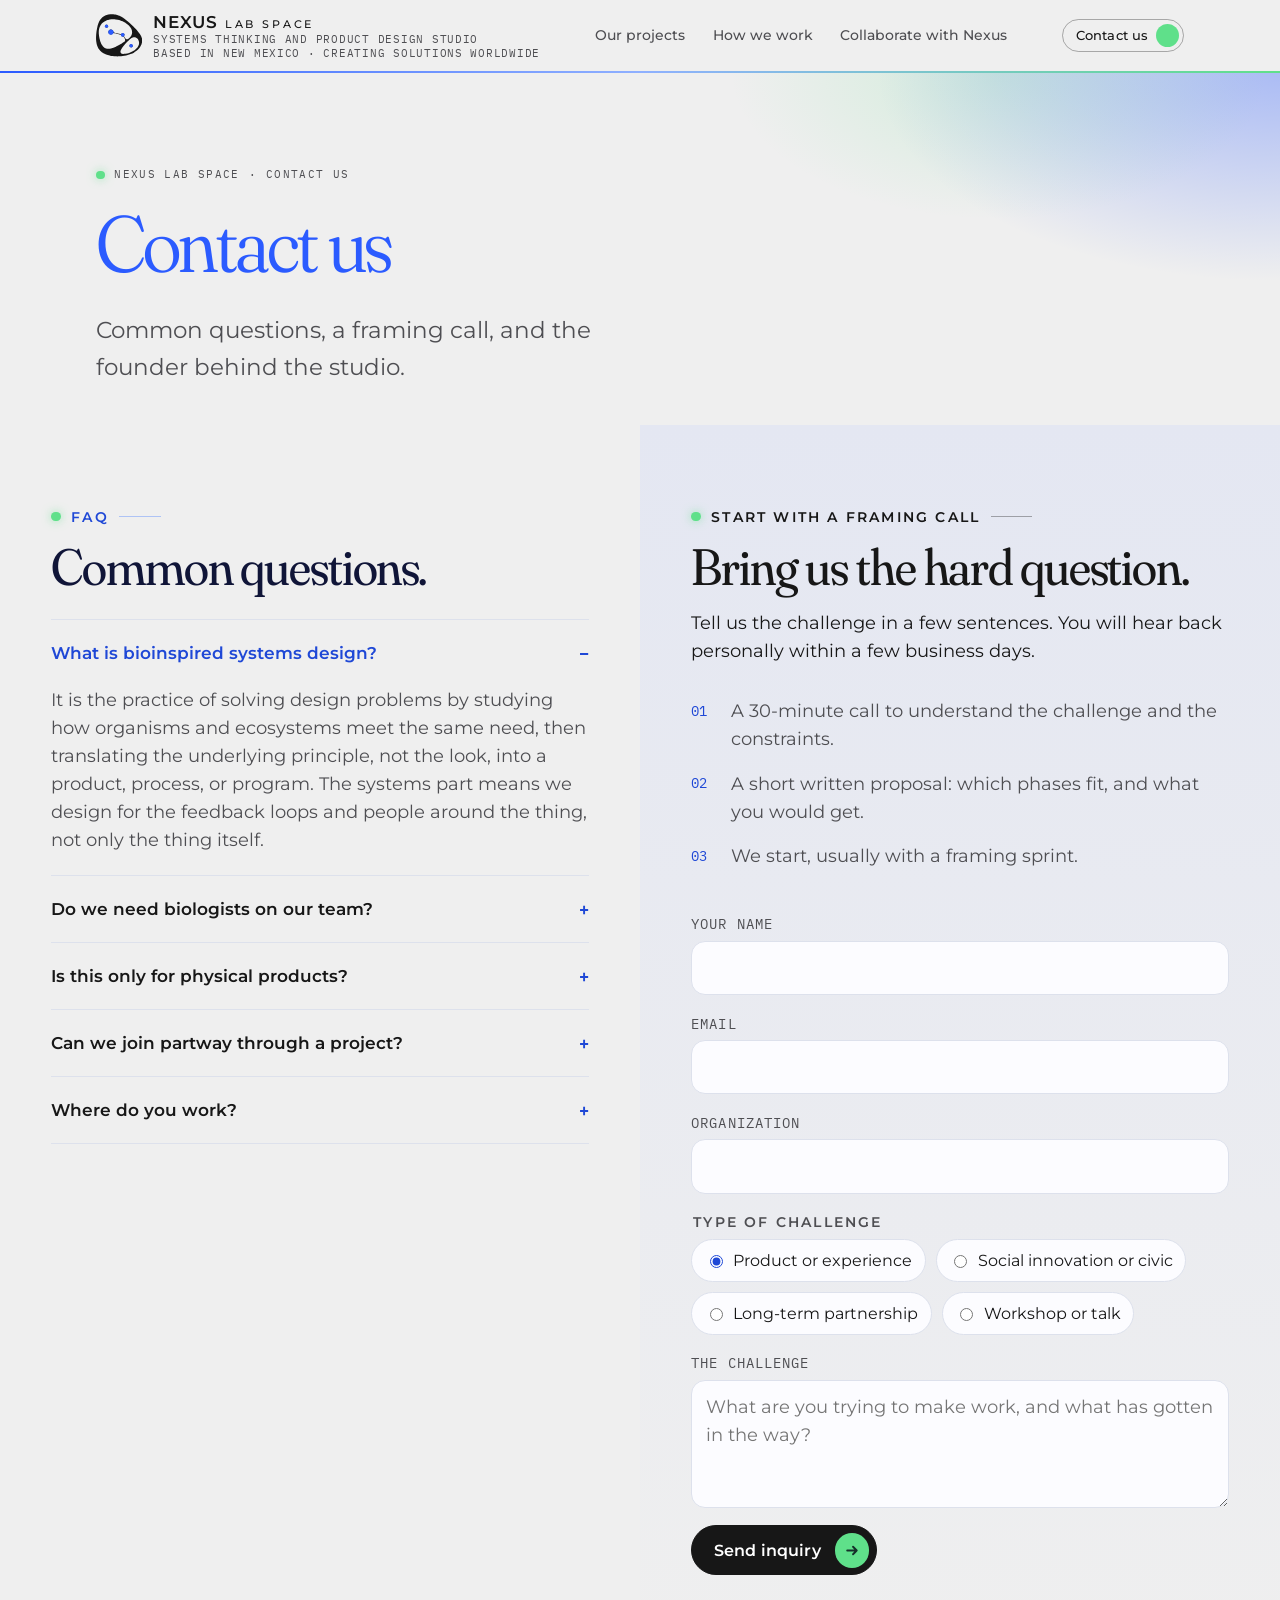
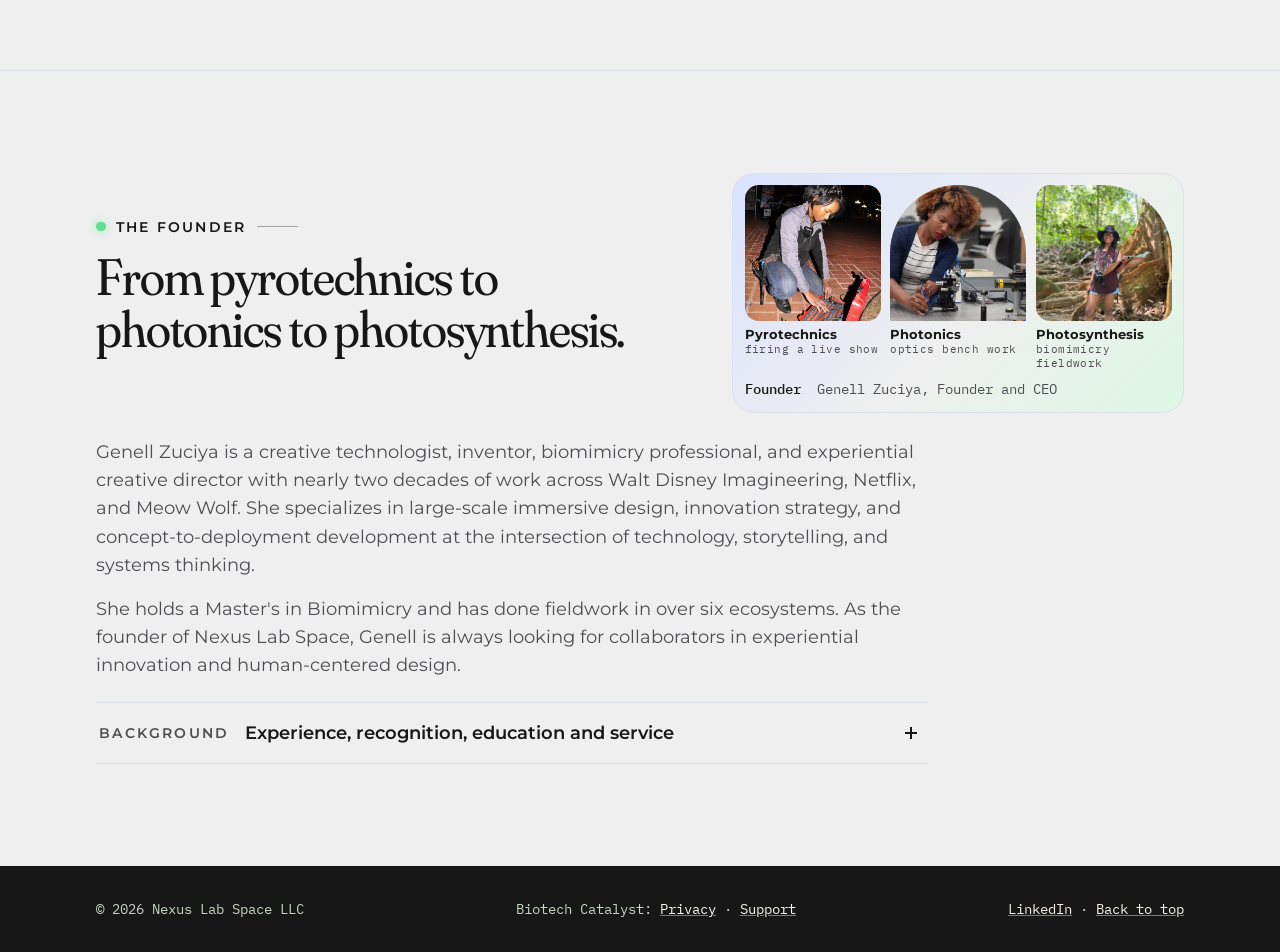
<file: contact/index.html>
<!doctype html>
<html lang="en" data-page="contact" data-base="../">
<head>
<meta charset="utf-8">
<meta name="viewport" content="width=device-width, initial-scale=1, viewport-fit=cover">
<title>Contact · Nexus Lab Space</title>
<meta name="description" content="Questions before you reach out, and how to start with a framing call with Nexus Lab Space.">
<link rel="icon" type="image/svg+xml" href="data:image/svg+xml,%3Csvg%20xmlns%3D%22http%3A//www.w3.org/2000/svg%22%20viewBox%3D%2219%2017%201196%201104%22%3E%3Cpath%20fill%3D%22%23171717%22%20fill-rule%3D%22evenodd%22%20d%3D%22M619.0%201117.0C694.9%201113.0%20735.2%201107.7%20803.5%201092.9C810.9%201091.3%20834.0%201085.5%20846.5%201082.0C848.1%201081.6%20853.0%201080.2%20857.2%201079.1C870.5%201075.5%20902.8%201064.5%20916.5%201059.0C917.6%201058.6%20920.1%201057.6%20922.0%201056.9C945.1%201048.5%20990.4%201026.8%201011.9%201013.8C1015.3%201011.7%201018.3%201010.0%201018.5%201010.0C1019.2%201010.0%201045.2%20993.1%201053.0%20987.6C1072.3%20973.9%201092.2%20956.9%201112.6%20936.5C1136.3%20912.9%201150.8%20895.5%201166.6%20872.0C1177.0%20856.5%201190.4%20831.6%201196.4%20816.5C1197.9%20812.6%201199.8%20808.1%201200.5%20806.5C1204.7%20796.8%201206.3%20791.8%201211.5%20772.2C1223.0%20729.3%201222.8%20684.6%201210.9%20643.0C1206.5%20627.8%201203.9%20620.2%201199.9%20611.3C1198.9%20608.9%201198.0%20606.8%201198.0%20606.5C1198.0%20605.1%201186.1%20580.4%201180.1%20569.5C1174.5%20559.3%201160.5%20537.4%201154.0%20528.5C1152.0%20525.8%201147.0%20519.0%201143.0%20513.5C1136.3%20504.4%201131.1%20497.9%201112.1%20474.5C1074.3%20428.1%20973.9%20325.3%20908.1%20265.6C903.9%20261.8%20897.6%20256.0%20894.0%20252.6C890.4%20249.2%20884.1%20243.5%20880.0%20240.0C871.6%20232.7%20866.6%20228.3%20857.1%20219.5C832.3%20196.8%20765.7%20143.8%20742.0%20128.0C738.4%20125.6%20733.9%20122.4%20732.0%20120.9C727.3%20117.2%20701.1%20100.6%20689.2%2093.9C687.5%2092.8%20684.5%2091.2%20682.8%2090.1C681.0%2089.1%20677.5%2087.1%20675.0%2085.6C671.5%2083.5%20639.4%2067.5%20629.5%2063.0C614.1%2055.8%20590.0%2046.8%20571.5%2041.2C534.6%2030.0%20515.5%2026.2%20470.0%2020.8C456.0%2019.2%20405.6%2019.2%20391.5%2020.8C356.1%2024.9%20323.3%2032.3%20295.0%2042.7C277.9%2048.9%20274.7%2050.2%20259.2%2057.6C211.1%2080.6%20170.4%20112.6%20137.8%20153.3C116.6%20179.9%2096.3%20217.3%2081.8%20256.5C74.6%20276.1%2062.7%20314.9%2058.6%20332.2C57.7%20336.0%2056.3%20341.8%2055.5%20345.2C54.7%20348.7%2052.9%20357.4%2051.4%20364.5C50.0%20371.6%2048.3%20379.5%2047.8%20382.0C47.3%20384.5%2046.5%20388.9%2045.9%20391.8C45.0%20396.9%2044.0%20402.6%2042.0%20413.2C36.2%20445.3%2031.4%20476.9%2029.1%20498.0C26.0%20525.8%2024.9%20537.4%2023.0%20560.0C18.5%20615.8%2018.8%20672.1%2023.9%20719.1C24.4%20723.8%2025.1%20729.2%2025.4%20731.1C32.5%20775.6%2036.1%20792.5%2044.0%20819.0C45.8%20824.8%2047.5%20830.9%2048.0%20832.5C48.8%20835.5%2053.4%20848.8%2054.9%20852.5C68.5%20885.1%2077.6%20902.5%2092.9%20925.3C112.6%20954.8%20141.9%20985.8%20171.5%201008.7C194.8%201026.6%20229.5%201047.4%20255.5%201059.0C258.2%201060.2%20262.8%201062.2%20265.5%201063.5C268.3%201064.7%20272.6%201066.5%20275.0%201067.3C277.5%201068.1%20282.0%201069.8%20285.0%201071.0C305.1%201079.1%20348.4%201091.8%20373.0%201096.8C376.0%201097.5%20382.8%201098.9%20388.0%201100.0C401.4%201102.8%20426.5%201107.1%20439.8%201108.9C472.9%201113.3%20490.7%201115.0%20526.0%201116.9C547.5%201118.1%20597.9%201118.1%20619.0%201117.0ZM724.0%201054.4C700.1%201052.3%20680.1%201044.9%20669.2%201034.0C658.3%201023.1%20653.2%201008.0%20655.0%20992.0C656.3%20980.5%20660.1%20967.6%20666.3%20953.1C680.3%20920.3%20721.8%20860.9%20767.3%20808.0C802.1%20767.7%20811.7%20757.3%20837.5%20731.5C851.9%20717.0%20859.2%20710.1%20881.0%20690.1C884.3%20687.1%20901.5%20672.8%20909.4%20666.7C928.8%20651.3%20956.9%20635.3%20974.1%20629.6C1002.7%20620.2%201028.5%20620.0%201051.0%20629.0C1083.0%20641.7%201108.6%20666.7%201125.7%20702.0C1135.7%20722.6%201140.0%20742.4%201140.0%20768.0C1140.0%20801.7%201131.7%20829.7%201111.7%20863.5C1093.8%20893.7%201062.7%20927.6%201031.5%20950.9C1026.0%20955.0%201019.9%20959.6%201018.0%20961.0C995.7%20977.8%20955.7%201000.0%20923.5%201013.5C918.5%201015.5%20913.1%201017.8%20911.5%201018.5C908.6%201019.8%20902.3%201022.1%20882.5%201029.0C853.6%201039.0%20815.1%201048.2%20783.5%201052.5C773.0%201054.0%20733.4%201055.2%20724.0%201054.4ZM318.5%20920.4C316.9%20920.2%20312.1%20919.5%20308.0%20919.0C303.9%20918.4%20298.7%20917.5%20296.5%20917.0C294.3%20916.5%20289.5%20915.4%20285.8%20914.5C253.2%20906.8%20222.3%20885.9%20196.4%20854.0C190.5%20846.7%20176.2%20825.9%20171.8%20818.3C163.9%20804.3%20150.0%20776.4%20150.0%20774.4C150.0%20774.2%20148.7%20771.1%20147.0%20767.5C145.3%20763.9%20144.0%20760.7%20144.0%20760.5C144.0%20760.2%20143.2%20758.1%20142.1%20755.7C141.1%20753.4%20139.3%20749.0%20138.2%20746.0C137.1%20743.0%20135.4%20738.5%20134.5%20736.0C128.3%20719.4%20123.9%20704.6%20115.6%20671.5C108.8%20644.5%20106.8%20635.3%20103.1%20614.5C98.5%20588.6%2096.2%20571.6%2092.8%20538.5C90.9%20520.2%2091.2%20457.7%2093.3%20442.5C95.7%20424.7%20100.7%20400.4%20106.0%20381.5C108.3%20373.2%20112.8%20361.0%20119.1%20346.0C121.5%20340.4%20131.9%20319.6%20136.0%20312.5C138.9%20307.3%20153.4%20285.6%20157.4%20280.5C164.8%20270.9%20173.4%20261.6%20185.5%20249.9C209.6%20226.7%20242.3%20205.4%20279.0%20189.2C286.5%20185.9%20320.6%20173.8%20328.0%20171.8C329.9%20171.3%20333.1%20170.5%20335.0%20169.9C359.3%20163.4%20390.9%20158.0%20423.1%20155.1C448.1%20152.8%20504.6%20154.3%20532.0%20158.0C568.1%20162.8%20597.9%20168.6%20621.0%20175.1C647.8%20182.7%20665.9%20188.7%20681.5%20195.0C682.6%20195.4%20686.2%20196.8%20689.5%20198.1C713.5%20207.1%20755.3%20227.5%20775.0%20239.7C778.6%20241.9%20784.6%20245.6%20788.5%20248.0C820.9%20267.9%20846.2%20288.0%20873.0%20314.9C930.6%20372.9%20957.9%20429.6%20958.0%20491.5C958.0%20517.5%20952.5%20541.3%20940.9%20565.5C927.5%20593.6%20909.4%20615.9%20878.0%20643.6C864.3%20655.6%20858.9%20659.8%20850.9%20664.5C832.5%20675.3%20813.4%20675.1%20797.0%20664.0C788.0%20657.9%20771.8%20639.9%20765.9%20629.5C755.2%20610.5%20748.2%20596.1%20747.5%20591.8C746.9%20588.5%20747.2%20587.5%20749.9%20584.5C763.8%20568.7%20763.0%20544.6%20748.2%20528.7C738.2%20518.1%20728.4%20513.8%20714.5%20513.8C699.1%20513.9%20688.5%20519.3%20679.1%20531.8L673.6%20539.1L666.1%20538.4C659.6%20537.9%20638.1%20534.4%20620.5%20531.0C594.3%20525.9%20577.6%20522.1%20562.5%20517.9C558.6%20516.8%20553.9%20515.6%20552.0%20515.1C544.8%20513.2%20539.4%20511.7%20537.0%20510.9C535.6%20510.5%20529.8%20508.7%20524.0%20507.0C504.0%20500.9%20480.2%20492.6%20475.6%20490.1C472.9%20488.6%20472.5%20487.7%20472.3%20483.9C471.2%20465.1%20464.0%20449.8%20450.2%20436.9C438.3%20425.7%20426.7%20421.0%20409.6%20420.2C396.8%20419.7%20389.3%20421.0%20379.5%20425.5C363.8%20432.7%20349.9%20447.7%20345.6%20462.3C342.4%20472.9%20342.0%20475.7%20342.0%20485.4C342.0%20503.3%20347.6%20516.7%20360.6%20529.6C375.6%20544.5%20393.5%20550.9%20414.1%20548.8C433.8%20546.7%20450.5%20536.0%20462.9%20517.8C464.8%20515.0%20467.1%20512.8%20468.6%20512.4C471.1%20511.8%20481.8%20513.1%20491.0%20515.1C493.5%20515.6%20503.6%20517.7%20513.5%20519.6C523.4%20521.6%20533.1%20523.6%20535.0%20524.0C536.9%20524.4%20542.8%20525.7%20548.0%20526.9C562.7%20530.1%20581.7%20534.7%20590.0%20537.0C594.1%20538.2%20602.2%20540.4%20608.0%20542.0C628.5%20547.5%20630.6%20548.1%20643.5%20552.1C661.7%20557.8%20668.3%20560.1%20669.7%20561.2C670.3%20561.7%20671.1%20564.0%20671.5%20566.3C672.5%20572.0%20677.1%20581.6%20681.4%20586.6C691.4%20598.3%20710.7%20604.8%20724.0%20601.0C727.5%20600.0%20727.5%20600.1%20735.5%20608.3C755.6%20629.1%20772.3%20659.8%20777.1%20685.3C778.9%20694.6%20777.2%20705.9%20772.7%20715.5C768.4%20724.4%20765.8%20727.5%20755.4%20735.5C747.2%20741.8%20703.1%20771.6%20690.0%20779.7C686.4%20781.9%20679.7%20786.1%20675.0%20789.0C659.6%20798.5%20645.9%20806.7%20629.5%20816.0C624.0%20819.1%20617.9%20822.5%20616.0%20823.6C614.1%20824.8%20609.6%20827.3%20606.0%20829.2C602.4%20831.2%20597.2%20834.0%20594.5%20835.5C587.3%20839.5%20543.0%20861.8%20533.5%20866.2C529.1%20868.2%20522.4%20871.3%20518.5%20873.0C514.6%20874.7%20510.1%20876.7%20508.5%20877.5C506.9%20878.2%20499.6%20881.2%20492.5%20884.0C431.8%20908.3%20384.9%20919.6%20341.0%20920.5C330.3%20920.7%20320.1%20920.7%20318.5%20920.4ZM945.2%20881.9C952.4%20879.5%20955.7%20877.4%20962.3%20871.1C970.3%20863.5%20974.0%20854.4%20974.0%20841.9C974.0%20829.9%20970.5%20821.4%20962.0%20813.0C952.0%20803.1%20938.8%20798.6%20926.0%20800.8C916.7%20802.4%20910.9%20805.2%20904.1%20811.6C892.6%20822.2%20887.7%20837.8%20891.4%20851.5C894.5%20863.2%20899.1%20869.9%20908.1%20876.1C919.7%20883.9%20933.0%20886.0%20945.2%20881.9ZM300.2%20370.9C312.1%20368.4%20323.8%20360.0%20328.3%20350.8C339.7%20327.6%20329.1%20302.0%20305.0%20294.1C277.6%20285.1%20249.3%20309.6%20254.0%20338.4C255.4%20346.8%20259.4%20354.2%20266.0%20360.3C276.5%20370.1%20287.7%20373.5%20300.2%20370.9Z%22/%3E%3Ccircle%20cx%3D%22932.5%22%20cy%3D%22842%22%20r%3D%2252%22%20fill%3D%22%232B5BFF%22%2F%3E%3Ccircle%20cx%3D%22293%22%20cy%3D%22332%22%20r%3D%2249%22%20fill%3D%22%232B5BFF%22%2F%3E%3Ccircle%20cx%3D%22407%22%20cy%3D%22485%22%20r%3D%2275%22%20fill%3D%22%232B5BFF%22%2F%3E%3Ccircle%20cx%3D%22714%22%20cy%3D%22558%22%20r%3D%2254%22%20fill%3D%22%232B5BFF%22%2F%3E%3C/svg%3E">
<link rel="preconnect" href="https://fonts.googleapis.com">
<link rel="preconnect" href="https://fonts.gstatic.com" crossorigin>
<link rel="stylesheet" href="https://fonts.googleapis.com/css2?family=Fraunces:ital,opsz,wght,SOFT@0,9..144,300..600,0..100;1,9..144,300..600,0..100&family=IBM+Plex+Mono:wght@400;500;600&family=Patrick+Hand&family=Montserrat:ital,wght@0,400;0,500;0,600;0,700;0,800;1,400&display=swap">
<link rel="stylesheet" href="../assets/site.css?v=20261124u">
</head>
<body>
<header class="top">
  <div class="wrap nav">
    <a class="brand" href="../" aria-label="Nexus Lab Space home">
      <svg class="brand-mark" width="40" height="37" viewBox="19 17 1196 1104" aria-hidden="true"><path fill="var(--logo)" fill-rule="evenodd" d="M619.0 1117.0C694.9 1113.0 735.2 1107.7 803.5 1092.9C810.9 1091.3 834.0 1085.5 846.5 1082.0C848.1 1081.6 853.0 1080.2 857.2 1079.1C870.5 1075.5 902.8 1064.5 916.5 1059.0C917.6 1058.6 920.1 1057.6 922.0 1056.9C945.1 1048.5 990.4 1026.8 1011.9 1013.8C1015.3 1011.7 1018.3 1010.0 1018.5 1010.0C1019.2 1010.0 1045.2 993.1 1053.0 987.6C1072.3 973.9 1092.2 956.9 1112.6 936.5C1136.3 912.9 1150.8 895.5 1166.6 872.0C1177.0 856.5 1190.4 831.6 1196.4 816.5C1197.9 812.6 1199.8 808.1 1200.5 806.5C1204.7 796.8 1206.3 791.8 1211.5 772.2C1223.0 729.3 1222.8 684.6 1210.9 643.0C1206.5 627.8 1203.9 620.2 1199.9 611.3C1198.9 608.9 1198.0 606.8 1198.0 606.5C1198.0 605.1 1186.1 580.4 1180.1 569.5C1174.5 559.3 1160.5 537.4 1154.0 528.5C1152.0 525.8 1147.0 519.0 1143.0 513.5C1136.3 504.4 1131.1 497.9 1112.1 474.5C1074.3 428.1 973.9 325.3 908.1 265.6C903.9 261.8 897.6 256.0 894.0 252.6C890.4 249.2 884.1 243.5 880.0 240.0C871.6 232.7 866.6 228.3 857.1 219.5C832.3 196.8 765.7 143.8 742.0 128.0C738.4 125.6 733.9 122.4 732.0 120.9C727.3 117.2 701.1 100.6 689.2 93.9C687.5 92.8 684.5 91.2 682.8 90.1C681.0 89.1 677.5 87.1 675.0 85.6C671.5 83.5 639.4 67.5 629.5 63.0C614.1 55.8 590.0 46.8 571.5 41.2C534.6 30.0 515.5 26.2 470.0 20.8C456.0 19.2 405.6 19.2 391.5 20.8C356.1 24.9 323.3 32.3 295.0 42.7C277.9 48.9 274.7 50.2 259.2 57.6C211.1 80.6 170.4 112.6 137.8 153.3C116.6 179.9 96.3 217.3 81.8 256.5C74.6 276.1 62.7 314.9 58.6 332.2C57.7 336.0 56.3 341.8 55.5 345.2C54.7 348.7 52.9 357.4 51.4 364.5C50.0 371.6 48.3 379.5 47.8 382.0C47.3 384.5 46.5 388.9 45.9 391.8C45.0 396.9 44.0 402.6 42.0 413.2C36.2 445.3 31.4 476.9 29.1 498.0C26.0 525.8 24.9 537.4 23.0 560.0C18.5 615.8 18.8 672.1 23.9 719.1C24.4 723.8 25.1 729.2 25.4 731.1C32.5 775.6 36.1 792.5 44.0 819.0C45.8 824.8 47.5 830.9 48.0 832.5C48.8 835.5 53.4 848.8 54.9 852.5C68.5 885.1 77.6 902.5 92.9 925.3C112.6 954.8 141.9 985.8 171.5 1008.7C194.8 1026.6 229.5 1047.4 255.5 1059.0C258.2 1060.2 262.8 1062.2 265.5 1063.5C268.3 1064.7 272.6 1066.5 275.0 1067.3C277.5 1068.1 282.0 1069.8 285.0 1071.0C305.1 1079.1 348.4 1091.8 373.0 1096.8C376.0 1097.5 382.8 1098.9 388.0 1100.0C401.4 1102.8 426.5 1107.1 439.8 1108.9C472.9 1113.3 490.7 1115.0 526.0 1116.9C547.5 1118.1 597.9 1118.1 619.0 1117.0ZM724.0 1054.4C700.1 1052.3 680.1 1044.9 669.2 1034.0C658.3 1023.1 653.2 1008.0 655.0 992.0C656.3 980.5 660.1 967.6 666.3 953.1C680.3 920.3 721.8 860.9 767.3 808.0C802.1 767.7 811.7 757.3 837.5 731.5C851.9 717.0 859.2 710.1 881.0 690.1C884.3 687.1 901.5 672.8 909.4 666.7C928.8 651.3 956.9 635.3 974.1 629.6C1002.7 620.2 1028.5 620.0 1051.0 629.0C1083.0 641.7 1108.6 666.7 1125.7 702.0C1135.7 722.6 1140.0 742.4 1140.0 768.0C1140.0 801.7 1131.7 829.7 1111.7 863.5C1093.8 893.7 1062.7 927.6 1031.5 950.9C1026.0 955.0 1019.9 959.6 1018.0 961.0C995.7 977.8 955.7 1000.0 923.5 1013.5C918.5 1015.5 913.1 1017.8 911.5 1018.5C908.6 1019.8 902.3 1022.1 882.5 1029.0C853.6 1039.0 815.1 1048.2 783.5 1052.5C773.0 1054.0 733.4 1055.2 724.0 1054.4ZM318.5 920.4C316.9 920.2 312.1 919.5 308.0 919.0C303.9 918.4 298.7 917.5 296.5 917.0C294.3 916.5 289.5 915.4 285.8 914.5C253.2 906.8 222.3 885.9 196.4 854.0C190.5 846.7 176.2 825.9 171.8 818.3C163.9 804.3 150.0 776.4 150.0 774.4C150.0 774.2 148.7 771.1 147.0 767.5C145.3 763.9 144.0 760.7 144.0 760.5C144.0 760.2 143.2 758.1 142.1 755.7C141.1 753.4 139.3 749.0 138.2 746.0C137.1 743.0 135.4 738.5 134.5 736.0C128.3 719.4 123.9 704.6 115.6 671.5C108.8 644.5 106.8 635.3 103.1 614.5C98.5 588.6 96.2 571.6 92.8 538.5C90.9 520.2 91.2 457.7 93.3 442.5C95.7 424.7 100.7 400.4 106.0 381.5C108.3 373.2 112.8 361.0 119.1 346.0C121.5 340.4 131.9 319.6 136.0 312.5C138.9 307.3 153.4 285.6 157.4 280.5C164.8 270.9 173.4 261.6 185.5 249.9C209.6 226.7 242.3 205.4 279.0 189.2C286.5 185.9 320.6 173.8 328.0 171.8C329.9 171.3 333.1 170.5 335.0 169.9C359.3 163.4 390.9 158.0 423.1 155.1C448.1 152.8 504.6 154.3 532.0 158.0C568.1 162.8 597.9 168.6 621.0 175.1C647.8 182.7 665.9 188.7 681.5 195.0C682.6 195.4 686.2 196.8 689.5 198.1C713.5 207.1 755.3 227.5 775.0 239.7C778.6 241.9 784.6 245.6 788.5 248.0C820.9 267.9 846.2 288.0 873.0 314.9C930.6 372.9 957.9 429.6 958.0 491.5C958.0 517.5 952.5 541.3 940.9 565.5C927.5 593.6 909.4 615.9 878.0 643.6C864.3 655.6 858.9 659.8 850.9 664.5C832.5 675.3 813.4 675.1 797.0 664.0C788.0 657.9 771.8 639.9 765.9 629.5C755.2 610.5 748.2 596.1 747.5 591.8C746.9 588.5 747.2 587.5 749.9 584.5C763.8 568.7 763.0 544.6 748.2 528.7C738.2 518.1 728.4 513.8 714.5 513.8C699.1 513.9 688.5 519.3 679.1 531.8L673.6 539.1L666.1 538.4C659.6 537.9 638.1 534.4 620.5 531.0C594.3 525.9 577.6 522.1 562.5 517.9C558.6 516.8 553.9 515.6 552.0 515.1C544.8 513.2 539.4 511.7 537.0 510.9C535.6 510.5 529.8 508.7 524.0 507.0C504.0 500.9 480.2 492.6 475.6 490.1C472.9 488.6 472.5 487.7 472.3 483.9C471.2 465.1 464.0 449.8 450.2 436.9C438.3 425.7 426.7 421.0 409.6 420.2C396.8 419.7 389.3 421.0 379.5 425.5C363.8 432.7 349.9 447.7 345.6 462.3C342.4 472.9 342.0 475.7 342.0 485.4C342.0 503.3 347.6 516.7 360.6 529.6C375.6 544.5 393.5 550.9 414.1 548.8C433.8 546.7 450.5 536.0 462.9 517.8C464.8 515.0 467.1 512.8 468.6 512.4C471.1 511.8 481.8 513.1 491.0 515.1C493.5 515.6 503.6 517.7 513.5 519.6C523.4 521.6 533.1 523.6 535.0 524.0C536.9 524.4 542.8 525.7 548.0 526.9C562.7 530.1 581.7 534.7 590.0 537.0C594.1 538.2 602.2 540.4 608.0 542.0C628.5 547.5 630.6 548.1 643.5 552.1C661.7 557.8 668.3 560.1 669.7 561.2C670.3 561.7 671.1 564.0 671.5 566.3C672.5 572.0 677.1 581.6 681.4 586.6C691.4 598.3 710.7 604.8 724.0 601.0C727.5 600.0 727.5 600.1 735.5 608.3C755.6 629.1 772.3 659.8 777.1 685.3C778.9 694.6 777.2 705.9 772.7 715.5C768.4 724.4 765.8 727.5 755.4 735.5C747.2 741.8 703.1 771.6 690.0 779.7C686.4 781.9 679.7 786.1 675.0 789.0C659.6 798.5 645.9 806.7 629.5 816.0C624.0 819.1 617.9 822.5 616.0 823.6C614.1 824.8 609.6 827.3 606.0 829.2C602.4 831.2 597.2 834.0 594.5 835.5C587.3 839.5 543.0 861.8 533.5 866.2C529.1 868.2 522.4 871.3 518.5 873.0C514.6 874.7 510.1 876.7 508.5 877.5C506.9 878.2 499.6 881.2 492.5 884.0C431.8 908.3 384.9 919.6 341.0 920.5C330.3 920.7 320.1 920.7 318.5 920.4ZM945.2 881.9C952.4 879.5 955.7 877.4 962.3 871.1C970.3 863.5 974.0 854.4 974.0 841.9C974.0 829.9 970.5 821.4 962.0 813.0C952.0 803.1 938.8 798.6 926.0 800.8C916.7 802.4 910.9 805.2 904.1 811.6C892.6 822.2 887.7 837.8 891.4 851.5C894.5 863.2 899.1 869.9 908.1 876.1C919.7 883.9 933.0 886.0 945.2 881.9ZM300.2 370.9C312.1 368.4 323.8 360.0 328.3 350.8C339.7 327.6 329.1 302.0 305.0 294.1C277.6 285.1 249.3 309.6 254.0 338.4C255.4 346.8 259.4 354.2 266.0 360.3C276.5 370.1 287.7 373.5 300.2 370.9Z"/><circle class="node" cx="932.5" cy="842" r="46" fill="#2B5BFF"/><circle class="node" cx="293" cy="332" r="43" fill="#2B5BFF"/><circle class="node" cx="407" cy="485" r="69" fill="#2B5BFF"/><circle class="node" cx="714" cy="558" r="48" fill="#2B5BFF"/></svg>
      <span class="brand-text"><span class="brand-name"><span class="bn-1">Nexus</span> <span class="bn-2">Lab Space</span></span><span class="brand-tag">Systems thinking and product design studio</span><span class="brand-tag brand-loc">Based in New Mexico · Creating solutions worldwide</span></span>
    </a>
    <ul>
      <li><a href="../">Our projects</a></li><li><a href="../how-we-work/">How we work</a></li><li><a href="../work-with-nexus/">Collaborate with Nexus</a></li>
    </ul>
    <a class="btn btn-primary" href="../contact/" aria-current="page">Contact us</a>
  </div>
</header>
<main id="top">
<div class="page-head"><div class="wrap"><p class="crumb"><a href="../">Nexus Lab Space</a> · Contact us</p><h1>Contact us</h1><p class="page-lede">Common questions, a framing call, and the founder behind the studio.</p></div></div>
<section id="contact-split" class="cs">
    <div class="cs-grid">
      <div class="cs-faq" id="faq"><div class="cs-in">
      <div class="sec-head">
        <div>
          <span class="label">FAQ</span>
          <h2 style="margin-top:.7rem">Common questions.</h2>
        </div>
      </div>
      <div class="faq">
        <details open>
          <summary>What is bioinspired systems design?</summary>
          <p>It is the practice of solving design problems by studying how organisms and ecosystems meet the same need, then translating the underlying principle, not the look, into a product, process, or program. The systems part means we design for the feedback loops and people around the thing, not only the thing itself.</p>
        </details>
        <details>
          <summary>Do we need biologists on our team?</summary>
          <p>No. Phase 02 does that work and translates it into design principles in your language. Your team brings the domain knowledge; we bring the biology and the process that connects them.</p>
        </details>
        <details>
          <summary>Is this only for physical products?</summary>
          <p>No. The same process works for services, learning programs, public spaces, and how resources move through a community. Track B exists for exactly that.</p>
        </details>
        <details>
          <summary>Can we join partway through a project?</summary>
          <p>Yes. If you already have a frame, we can start at Phase 02 or 03. If a project has stalled, a short framing sprint is often the fastest way to unstick it.</p>
        </details>
        <details>
          <summary>Where do you work?</summary>
          <p>The studio is based in New Mexico and works with clients anywhere. Framing and research run well remotely; prototyping and field testing happen on site when they need to.</p>
        </details>
      </div>
    </div></div>
      <div class="cs-form" id="contact"><div class="cs-in"><div class="wrap contact">
      <div>
        <span class="label">Start with a framing call</span>
        <h2 style="margin-top:.7rem">Bring us the hard question.</h2>
        <p>Tell us the challenge in a few sentences. You will hear back personally within a few business days.</p>
        <ol class="steps">
          <li>A 30-minute call to understand the challenge and the constraints.</li>
          <li>A short written proposal: which phases fit, and what you would get.</li>
          <li>We start, usually with a framing sprint.</li>
        </ol>
      </div>
      <form id="inquiry" action="https://formspree.io/f/xlgojdgy" method="POST">
        <div class="field"><label for="f-name">Your name</label><input id="f-name" name="name" autocomplete="name" required></div>
        <div class="field"><label for="f-email">Email</label><input id="f-email" name="email" type="email" autocomplete="email" required></div>
        <div class="field"><label for="f-org">Organization</label><input id="f-org" name="organization" autocomplete="organization"></div>
        <fieldset class="field" style="border:0;padding:0;margin:0">
          <legend class="label" style="margin-bottom:.35rem">Type of challenge</legend>
          <div class="radio-row">
            <label for="t-a"><input id="t-a" type="radio" name="track" value="Product or experience" checked> Product or experience</label>
            <label for="t-b"><input id="t-b" type="radio" name="track" value="Social innovation or civic"> Social innovation or civic</label>
            <label for="t-d"><input id="t-d" type="radio" name="track" value="Long-term partnership"> Long-term partnership</label>
            <label for="t-c"><input id="t-c" type="radio" name="track" value="Workshop or talk"> Workshop or talk</label>
          </div>
        </fieldset>
        <div class="field"><label for="f-msg">The challenge</label><textarea id="f-msg" name="message" required placeholder="What are you trying to make work, and what has gotten in the way?"></textarea></div>
        <input type="hidden" name="_next" value="https://genellzuciya-dev.github.io/nexuslabspace/thanks.html">
        <button class="btn btn-primary" type="submit">Send inquiry</button>
        <p class="form-status" id="form-status" role="status"></p>
      </form>
    </div>
  </div></div>
    </div>
  </section>

<section id="founder">
    <div class="wrap founder">
      <div>
        <div class="fd-top">
          <div class="fd-head">
            <span class="label">The founder</span>
            <h2 style="margin-top:.7rem">From pyrotechnics to photonics to photosynthesis.</h2>
          </div>
          <figure class="plate fd-pair">
        <div class="fd-photos">
          <figure><img src="../img/founder-pyro.jpg" alt="Genell kneeling on a brick plaza at night, firing a pyrotechnics show from a red control panel, with a radio on her shoulder." loading="lazy" width="478" height="720" style="object-position:50% 85%"><span><b>Pyrotechnics</b>firing a live show</span></figure>
          <figure><img src="../img/bench.jpg" alt="Genell adjusting components on an optical bench in a lab." loading="lazy" width="1395" height="822" style="object-position:42% 50%"><span><b>Photonics</b>optics bench work</span></figure>
          <figure><img src="../img/founder.jpg" alt="Genell standing beside the buttress roots of a giant rainforest tree, holding a field notebook." loading="lazy" width="1600" height="1200" style="object-position:40% 45%"><span><b>Photosynthesis</b>biomimicry fieldwork</span></figure>
        </div>
        <figcaption><b>Founder</b><span>Genell Zuciya, Founder and CEO</span></figcaption>
      </figure>
        </div>
        <p>Genell Zuciya is a creative technologist, inventor, biomimicry professional, and experiential creative director with nearly two decades of work across Walt Disney Imagineering, Netflix, and Meow Wolf. She specializes in large-scale immersive design, innovation strategy, and concept-to-deployment development at the intersection of technology, storytelling, and systems thinking.</p>
        <p>She holds a Master's in Biomimicry and has done fieldwork in over six ecosystems. As the founder of Nexus Lab Space, Genell is always looking for collaborators in experiential innovation and human-centered design.</p>
        <details class="fd-more">
          <summary><span class="label">Background</span><span class="fd-sum">Experience, recognition, education and service</span><span class="fd-tog" aria-hidden="true"></span></summary>
          <div class="fd-body">
        <div class="credits alum">
          <span class="label">Alum of</span>
          <span>Walt Disney Imagineering</span><span>Meow Wolf</span><span>Netflix Experiences</span>
        </div>
        <dl class="facts">
          <div><dt>Recognition</dt><dd>5 THEA Awards · 2 VES Awards · IAAPA Honors · ILDA First Place</dd></div>
          <div><dt>Intellectual property</dt><dd>U.S. patent, scanning-laser 3D display · Two provisional patents pending</dd></div>
          <div><dt>Education</dt><dd>M.S. Biomimicry, ASU<br>Biomimicry Professional Certificate<br>B.S. Video Production, Drexel<br>AI Engineering Certificate, ByteByteGo<br>Certificate of Proficiency, Photonics<br>Certificate of Proficiency, Precision Optics</dd></div>
          <div><dt>Service</dt><dd>SEGD Sustainability Committee Chair<br>Board, International Spy Museum<br>Board, Biomimicry for Social Innovation<br>Board, Santa Fe TradFest</dd></div>
          <div><dt>Elsewhere</dt><dd><a href="https://www.linkedin.com/in/genellzuciya" target="_blank" rel="noopener">LinkedIn</a> · <a href="https://www.ilovephotons.com/" target="_blank" rel="noopener">ilovephotons.com</a></dd></div>
        </dl>
          </div>
        </details>
      </div>
    </div>
    <!-- Field record map: hidden Nov 3 2026. Delete the hidden attribute and style to show it again. -->
    <div class="wrap" hidden style="display:none">
      <figure class="wmap" id="wmap">
        <div class="wm-head">
          <div>
            <span class="label">Field record</span>
            <h3>Where the work has happened.</h3>
          </div>
          <p>22 places across five continents where Genell has lived, worked, or studied, with fieldwork in over six ecosystems.</p>
        </div>
        <div class="wm-stage">
          <svg viewBox="0 0 1000 470" role="img" aria-label="World map marking 22 places where Genell has lived, worked, or studied.">
            <path class="wm-grat" d="M217.4,551.5L204.2,550.5L192.8,549.0L182.7,546.9L173.8,544.5L165.8,541.7L158.4,538.6L145.2,531.9L133.4,524.7L122.3,517.1L101.4,501.1L81.9,484.3L63.7,466.8L55.2,457.8L47.1,448.6L39.5,439.4L32.4,430.0L25.8,420.6L19.6,411.0L14.0,401.5L8.8,391.9L4.1,382.3L-0.1,372.7L-3.9,363.1L-7.3,353.5L-12.9,334.3L-16.8,315.1L-19.1,296.0L-19.9,277L-19.1,257.9L-16.8,238.8L-12.9,219.6L-7.3,200.4L-3.9,190.8L-0.1,181.2L4.1,171.6L8.8,162.0L14.0,152.4L19.6,142.9L25.8,133.3L32.4,123.9L39.5,114.5L47.1,105.3L55.2,96.1L63.7,87.1L81.9,69.6L101.4,52.8L122.3,36.8L133.4,29.2L145.2,22.0L158.4,15.3L165.8,12.2L173.8,9.4L182.7,7.0L192.8,4.9L204.2,3.4L217.4,2.4M362.7,551.5L356.1,550.5L350.4,549.0L345.4,546.9L340.9,544.5L336.9,541.7L333.2,538.6L326.6,531.9L320.7,524.7L315.1,517.1L304.7,501.1L294.9,484.3L285.8,466.8L277.5,448.6L270.2,430.0L263.8,411.0L258.4,391.9L253.9,372.7L250.3,353.5L247.5,334.3L245.5,315.1L244.4,296.0L244.0,277L244.4,257.9L245.5,238.8L247.5,219.6L250.3,200.4L253.9,181.2L258.4,162.0L263.8,142.9L270.2,123.9L277.5,105.3L285.8,87.1L294.9,69.6L304.7,52.8L315.1,36.8L320.7,29.2L326.6,22.0L333.2,15.3L336.9,12.2L340.9,9.4L345.4,7.0L350.4,4.9L356.1,3.4L362.7,2.4M508,551.5L508,501.1L508,430.0L508,353.5L508,277L508,200.4L508,123.9L508,52.8L508,2.4M653.2,551.5L659.8,550.5L665.5,549.0L670.6,546.9L675.0,544.5L679.0,541.7L682.7,538.6L689.3,531.9L695.2,524.7L700.8,517.1L711.2,501.1L721.0,484.3L730.1,466.8L738.4,448.6L745.7,430.0L752.1,411.0L757.5,391.9L762.0,372.7L765.6,353.5L768.4,334.3L770.4,315.1L771.5,296.0L771.9,277L771.5,257.9L770.4,238.8L768.4,219.6L765.6,200.4L762.0,181.2L757.5,162.0L752.1,142.9L745.7,123.9L738.4,105.3L730.1,87.1L721.0,69.6L711.2,52.8L700.8,36.8L695.2,29.2L689.3,22.0L682.7,15.3L679.0,12.2L675.0,9.4L670.6,7.0L665.5,4.9L659.8,3.4L653.2,2.4M-19.9,277L-12.5,277L-5.2,277L2.0,277L9.4,277L16.7,277L24.0,277L31.3,277L38.7,277L46.0,277L53.3,277L60.7,277L68.0,277L75.3,277L82.7,277L90.0,277L97.3,277L104.7,277L112.0,277L119.3,277L126.7,277L134.0,277L141.3,277L148.7,277L156.0,277L163.3,277L170.7,277L178.0,277L185.3,277L192.7,277L200.0,277L207.3,277L214.7,277L222.0,277L229.3,277L236.7,277L244.0,277L251.3,277L258.7,277L266.0,277L273.3,277L280.6,277L288.0,277L295.3,277L302.6,277L310.0,277L317.3,277L324.6,277L332.0,277L339.3,277L346.6,277L354.0,277L361.3,277L368.6,277L376.0,277L383.3,277L390.6,277L398.0,277L405.3,277L412.6,277L420.0,277L427.3,277L434.6,277L442.0,277L449.3,277L456.6,277L464.0,277L471.3,277L478.6,277L486.0,277L493.3,277L500.6,277L508,277L515.3,277L522.6,277L529.9,277L537.3,277L544.6,277L551.9,277L559.3,277L566.6,277L573.9,277L581.3,277L588.6,277L595.9,277L603.3,277L610.6,277L617.9,277L625.3,277L632.6,277L639.9,277L647.3,277L654.6,277L661.9,277L669.3,277L676.6,277L683.9,277L691.3,277L698.6,277L705.9,277L713.3,277L720.6,277L727.9,277L735.3,277L742.6,277L749.9,277L757.3,277L764.6,277L771.9,277L779.2,277L786.6,277L793.9,277L801.2,277L808.6,277L815.9,277L823.2,277L830.6,277L837.9,277L845.2,277L852.6,277L859.9,277L867.2,277L874.6,277L881.9,277L889.2,277L896.6,277L903.9,277L911.2,277L918.6,277L925.9,277L933.2,277L940.6,277L947.9,277L955.2,277L962.6,277L969.9,277L977.2,277L984.6,277L991.9,277L999.2,277L1006.6,277L1013.9,277L1021.2,277L1028.5,277L1035.9,277M170.7,535.0L159.0,528.0L148.3,520.5L138.1,512.8L128.3,504.8L109.5,488.1L92.0,470.7L83.8,461.8L76.0,452.7L68.7,443.5L61.7,434.2L55.3,424.8L49.3,415.3L43.7,405.7L38.6,396.2L29.8,376.9L22.6,357.7L17.0,338.5L13.0,319.4L10.4,300.3L9.4,281.2L9.8,262.1L11.7,243.0L14.1,228.1L17.5,213.2L21.9,198.3L27.2,183.4L33.5,168.4L40.8,153.5L49.3,138.6L58.8,123.9L69.5,109.4L81.2,95.1L93.9,81.2L107.5,67.7L121.9,54.6L137.0,42.0L153.0,30.0L161.5,24.3L170.7,18.9M190.6,535.0L179.6,528.0L169.4,520.5L159.8,512.8L150.6,504.8L133.0,488.1L116.5,470.7L101.4,452.7L94.5,443.5L88.0,434.2L81.9,424.8L76.3,415.3L66.2,396.2L57.9,376.9L51.1,357.7L45.9,338.5L42.1,319.4L39.7,300.3L38.7,281.2L39.1,262.1L40.9,243.0L43.2,228.1L46.4,213.2L50.5,198.3L55.5,183.4L61.4,168.4L68.3,153.5L76.3,138.6L85.2,123.9L95.3,109.4L106.3,95.1L118.3,81.2L131.1,67.7L144.6,54.6L158.8,42.0L173.9,30.0L181.9,24.3L190.6,18.9M210.4,535.0L200.1,528.0L190.6,520.5L181.6,512.8L172.9,504.8L156.4,488.1L141.0,470.7L126.8,452.7L114.2,434.2L103.2,415.3L93.9,396.2L86.0,376.9L79.7,357.7L74.8,338.5L71.2,319.4L69.0,300.3L68.0,281.2L68.4,262.1L70.0,243.0L72.2,228.1L75.2,213.2L79.1,198.3L83.7,183.4L89.3,168.4L95.8,153.5L103.2,138.6L111.7,123.9L121.1,109.4L131.4,95.1L142.6,81.2L154.6,67.7L167.3,54.6L180.6,42.0L194.7,30.0L202.3,24.3L210.4,18.9M230.2,535.0L220.6,528.0L211.7,520.5L195.3,504.8L179.8,488.1L165.4,470.7L152.3,452.7L140.5,434.2L130.2,415.3L121.5,396.2L114.1,376.9L108.2,357.7L103.6,338.5L100.3,319.4L98.2,300.3L97.4,281.2L97.7,262.1L99.2,243.0L101.3,228.1L104.1,213.2L107.7,198.3L112.0,183.4L117.2,168.4L123.3,153.5L130.2,138.6L138.1,123.9L146.8,109.4L156.5,95.1L167.0,81.2L178.2,67.7L190.0,54.6L202.4,42.0L215.6,30.0L222.7,24.3L230.2,18.9M250.1,535.0L241.1,528.0L232.9,520.5L217.6,504.8L203.3,488.1L189.9,470.7L177.7,452.7L166.7,434.2L157.2,415.3L149.1,396.2L142.3,376.9L136.8,357.7L132.5,338.5L129.4,319.4L127.5,300.3L126.7,281.2L127.0,262.1L128.4,243.0L130.3,228.1L132.9,213.2L136.2,198.3L140.3,183.4L145.1,168.4L150.8,153.5L157.2,138.6L164.5,123.9L172.6,109.4L181.6,95.1L191.3,81.2L201.7,67.7L212.7,54.6L224.3,42.0L236.5,30.0L243.0,24.3L250.1,18.9M269.9,535.0L261.7,528.0L254.1,520.5L239.9,504.8L226.7,488.1L214.4,470.7L203.1,452.7L193.0,434.2L184.2,415.3L176.7,396.2L170.4,376.9L165.3,357.7L161.4,338.5L158.5,319.4L156.8,300.3L156.0,281.2L156.3,262.1L157.6,243.0L159.4,228.1L161.8,213.2L164.8,198.3L168.6,183.4L173.0,168.4L178.2,153.5L184.2,138.6L190.9,123.9L198.4,109.4L206.7,95.1L215.7,81.2L225.3,67.7L235.4,54.6L246.1,42.0L257.4,30.0L263.4,24.3L269.9,18.9M289.8,535.0L282.2,528.0L275.2,520.5L262.3,504.8L250.2,488.1L238.8,470.7L228.5,452.7L219.2,434.2L211.2,415.3L204.3,396.2L198.5,376.9L193.9,357.7L190.3,338.5L187.7,319.4L186.0,300.3L185.4,281.2L185.6,262.1L186.8,243.0L188.4,228.1L190.6,213.2L193.4,198.3L196.9,183.4L200.9,168.4L205.7,153.5L211.2,138.6L217.3,123.9L224.2,109.4L231.8,95.1L240.0,81.2L248.9,67.7L258.1,54.6L267.9,42.0L278.3,30.0L283.8,24.3L289.8,18.9M309.6,535.0L302.7,528.0L296.4,520.5L284.6,504.8L273.6,488.1L263.3,470.7L253.9,452.7L245.5,434.2L238.1,415.3L231.9,396.2L226.7,376.9L222.4,357.7L219.2,338.5L216.8,319.4L215.3,300.3L214.7,281.2L214.9,262.1L216.0,243.0L217.5,228.1L219.5,213.2L222.0,198.3L225.1,183.4L228.9,168.4L233.2,153.5L238.1,138.6L243.8,123.9L250.0,109.4L256.9,95.1L264.4,81.2L272.4,67.7L280.9,54.6L289.7,42.0L299.1,30.0L304.2,24.3L309.6,18.9M349.3,535.0L343.8,528.0L338.7,520.5L329.3,504.8L320.5,488.1L312.2,470.7L304.7,452.7L298.0,434.2L292.1,415.3L287.1,396.2L282.9,376.9L279.5,357.7L276.9,338.5L275.0,319.4L273.8,300.3L273.3,281.2L273.5,262.1L274.4,243.0L275.6,228.1L277.2,213.2L279.2,198.3L281.7,183.4L284.7,168.4L288.1,153.5L292.1,138.6L296.6,123.9L301.6,109.4L307.1,95.1L313.1,81.2L319.5,67.7L326.3,54.6L333.4,42.0L340.9,30.0L344.9,24.3L349.3,18.9M369.1,535.0L364.3,528.0L359.8,520.5L351.6,504.8L343.9,488.1L336.7,470.7L330.1,452.7L324.2,434.2L319.1,415.3L314.7,396.2L311.0,376.9L308.1,357.7L305.8,338.5L304.1,319.4L303.1,300.3L302.7,281.2L302.8,262.1L303.6,243.0L306.0,213.2L310.0,183.4L312.6,168.4L315.6,153.5L319.1,138.6L323.0,123.9L327.4,109.4L332.2,95.1L337.5,81.2L343.1,67.7L349.0,54.6L355.2,42.0L361.8,30.0L369.1,18.9M388.9,535.0L384.8,528.0L381.0,520.5L373.9,504.8L367.3,488.1L361.2,470.7L355.5,452.7L350.5,434.2L346.1,415.3L342.3,396.2L339.2,376.9L336.6,357.7L334.7,338.5L333.2,319.4L332.4,300.3L332.0,281.2L332.1,262.1L332.8,243.0L334.9,213.2L338.3,183.4L343.1,153.5L346.1,138.6L349.4,123.9L353.2,109.4L357.3,95.1L361.8,81.2L366.6,67.7L371.7,54.6L377.0,42.0L382.7,30.0L388.9,18.9M408.8,535.0L405.3,528.0L402.2,520.5L396.3,504.8L390.8,488.1L385.6,470.7L380.9,452.7L376.7,434.2L373.0,415.3L369.9,396.2L367.3,376.9L365.2,357.7L363.6,338.5L362.4,319.4L361.6,300.3L361.3,281.2L361.4,262.1L362.0,243.0L363.7,213.2L366.5,183.4L370.6,153.5L375.9,123.9L382.4,95.1L390.2,67.7L398.8,42.0L403.5,30.0L408.8,18.9M428.6,535.0L423.3,520.5L418.6,504.8L414.2,488.1L410.1,470.7L406.3,452.7L403.0,434.2L400.0,415.3L397.5,396.2L393.7,357.7L391.5,319.4L390.6,281.2L391.2,243.0L392.6,213.2L394.8,183.4L398.0,153.5L402.3,123.9L407.5,95.1L413.7,67.7L420.7,42.0L424.4,30.0L428.6,18.9M448.4,535.0L444.5,520.5L440.9,504.8L434.6,470.7L429.2,434.2L425.1,396.2L422.3,357.7L420.6,319.4L420.0,281.2L420.4,243.0L421.4,213.2L423.1,183.4L425.5,153.5L428.7,123.9L432.6,95.1L437.3,67.7L442.5,42.0L445.3,30.0L448.4,18.9M468.3,535.0L465.6,520.5L463.3,504.8L459.0,470.7L455.5,434.2L452.7,396.2L450.8,357.7L449.7,319.4L449.3,281.2L449.6,243.0L450.3,213.2L451.4,183.4L453.0,153.5L455.1,123.9L457.7,95.1L460.8,67.7L464.3,42.0L468.3,18.9M488.1,535.0L485.6,504.8L483.5,470.7L481.7,434.2L480.3,396.2L478.8,319.4L478.8,243.0L479.7,183.4L481.5,123.9L484.4,67.7L486.1,42.0L488.1,18.9M527.8,535.0L530.3,504.8L532.4,470.7L534.2,434.2L535.6,396.2L537.1,319.4L537.1,243.0L536.2,183.4L534.4,123.9L531.5,67.7L529.8,42.0L527.8,18.9M547.6,535.0L550.3,520.5L552.6,504.8L556.9,470.7L560.4,434.2L563.2,396.2L565.1,357.7L566.2,319.4L566.6,281.2L566.3,243.0L565.6,213.2L564.5,183.4L562.9,153.5L560.8,123.9L558.2,95.1L555.1,67.7L551.6,42.0L547.6,18.9M567.5,535.0L571.4,520.5L575.0,504.8L581.3,470.7L586.7,434.2L590.8,396.2L593.6,357.7L595.3,319.4L595.9,281.2L595.5,243.0L594.5,213.2L592.8,183.4L590.4,153.5L587.2,123.9L583.3,95.1L578.6,67.7L573.4,42.0L570.6,30.0L567.5,18.9M587.3,535.0L592.6,520.5L597.3,504.8L601.7,488.1L605.8,470.7L609.6,452.7L612.9,434.2L615.9,415.3L618.4,396.2L622.2,357.7L624.4,319.4L625.3,281.2L624.7,243.0L623.3,213.2L621.1,183.4L617.9,153.5L613.6,123.9L608.4,95.1L602.2,67.7L595.2,42.0L591.5,30.0L587.3,18.9M607.1,535.0L610.6,528.0L613.7,520.5L619.6,504.8L625.1,488.1L630.3,470.7L635.0,452.7L639.2,434.2L642.9,415.3L646.0,396.2L648.6,376.9L650.7,357.7L652.3,338.5L653.5,319.4L654.3,300.3L654.6,281.2L654.5,262.1L653.9,243.0L652.2,213.2L649.4,183.4L645.3,153.5L640.0,123.9L633.5,95.1L625.7,67.7L617.1,42.0L612.4,30.0L607.1,18.9M627.0,535.0L631.1,528.0L634.9,520.5L642.0,504.8L648.6,488.1L654.7,470.7L660.4,452.7L665.4,434.2L669.8,415.3L673.6,396.2L676.7,376.9L679.3,357.7L681.2,338.5L682.7,319.4L683.5,300.3L683.9,281.2L683.8,262.1L683.1,243.0L681.0,213.2L677.6,183.4L672.8,153.5L669.8,138.6L666.5,123.9L662.7,109.4L658.6,95.1L654.1,81.2L649.3,67.7L644.2,54.6L638.9,42.0L633.2,30.0L627.0,18.9M646.8,535.0L651.6,528.0L656.1,520.5L664.3,504.8L672.0,488.1L679.2,470.7L685.8,452.7L691.7,434.2L696.8,415.3L701.2,396.2L704.9,376.9L707.8,357.7L710.1,338.5L711.8,319.4L712.8,300.3L713.2,281.2L713.1,262.1L712.3,243.0L709.9,213.2L705.9,183.4L703.3,168.4L700.3,153.5L696.8,138.6L692.9,123.9L688.5,109.4L683.7,95.1L678.4,81.2L672.8,67.7L666.9,54.6L660.7,42.0L654.1,30.0L646.8,18.9M666.6,535.0L672.1,528.0L677.2,520.5L686.6,504.8L695.4,488.1L703.7,470.7L711.2,452.7L717.9,434.2L723.8,415.3L728.8,396.2L733.0,376.9L736.4,357.7L739.0,338.5L740.9,319.4L742.1,300.3L742.6,281.2L742.4,262.1L741.5,243.0L740.3,228.1L738.7,213.2L736.7,198.3L734.2,183.4L731.2,168.4L727.8,153.5L723.8,138.6L719.3,123.9L714.3,109.4L708.8,95.1L702.8,81.2L696.4,67.7L689.6,54.6L682.5,42.0L675.0,30.0L671.0,24.3L666.6,18.9M706.3,535.0L713.2,528.0L719.5,520.5L731.3,504.8L742.3,488.1L752.6,470.7L762.0,452.7L770.4,434.2L777.8,415.3L784.0,396.2L789.2,376.9L793.5,357.7L796.7,338.5L799.1,319.4L800.6,300.3L801.2,281.2L801.0,262.1L799.9,243.0L798.4,228.1L796.4,213.2L793.9,198.3L790.8,183.4L787.0,168.4L782.7,153.5L777.8,138.6L772.1,123.9L765.9,109.4L759.0,95.1L751.5,81.2L743.5,67.7L735.0,54.6L726.2,42.0L716.8,30.0L711.7,24.3L706.3,18.9M726.1,535.0L733.7,528.0L740.7,520.5L753.6,504.8L765.8,488.1L777.1,470.7L787.4,452.7L796.7,434.2L804.7,415.3L811.6,396.2L817.4,376.9L822.0,357.7L825.6,338.5L828.2,319.4L829.9,300.3L830.6,281.2L830.3,262.1L829.1,243.0L827.5,228.1L825.3,213.2L822.5,198.3L819.0,183.4L815.0,168.4L810.2,153.5L804.7,138.6L798.6,123.9L791.7,109.4L784.1,95.1L775.9,81.2L767.1,67.7L757.8,54.6L748.0,42.0L737.6,30.0L732.1,24.3L726.1,18.9M746.0,535.0L754.2,528.0L761.8,520.5L776.0,504.8L789.2,488.1L801.5,470.7L812.8,452.7L822.9,434.2L831.7,415.3L839.2,396.2L845.5,376.9L850.6,357.7L854.5,338.5L857.4,319.4L859.1,300.3L859.9,281.2L859.6,262.1L858.3,243.0L856.5,228.1L854.1,213.2L851.1,198.3L847.3,183.4L842.9,168.4L837.7,153.5L831.7,138.6L825.0,123.9L817.5,109.4L809.2,95.1L800.2,81.2L790.6,67.7L780.5,54.6L769.8,42.0L758.5,30.0L752.5,24.3L746.0,18.9M765.8,535.0L774.8,528.0L783.0,520.5L798.3,504.8L812.6,488.1L826.0,470.7L838.2,452.7L849.2,434.2L858.7,415.3L866.8,396.2L873.6,376.9L879.1,357.7L883.4,338.5L886.5,319.4L888.4,300.3L889.2,281.2L888.9,262.1L887.5,243.0L885.6,228.1L883.0,213.2L879.7,198.3L875.6,183.4L870.8,168.4L865.1,153.5L858.7,138.6L851.4,123.9L843.3,109.4L834.3,95.1L824.6,81.2L814.2,67.7L803.2,54.6L791.6,42.0L779.4,30.0L772.9,24.3L765.8,18.9M785.7,535.0L795.3,528.0L804.2,520.5L820.6,504.8L836.1,488.1L850.5,470.7L863.6,452.7L875.4,434.2L885.7,415.3L894.4,396.2L901.8,376.9L907.7,357.7L912.3,338.5L915.6,319.4L917.7,300.3L918.5,281.2L918.2,262.1L916.7,243.0L914.6,228.1L911.8,213.2L908.3,198.3L903.9,183.4L898.7,168.4L892.6,153.5L885.7,138.6L877.8,123.9L869.1,109.4L859.4,95.1L848.9,81.2L837.7,67.7L825.9,54.6L813.5,42.0L800.3,30.0L793.2,24.3L785.7,18.9M805.5,535.0L815.8,528.0L825.3,520.5L834.3,512.8L843.0,504.8L859.5,488.1L874.9,470.7L889.1,452.7L901.7,434.2L912.7,415.3L922.0,396.2L929.9,376.9L936.2,357.7L941.1,338.5L944.7,319.4L946.9,300.3L947.9,281.2L947.5,262.1L945.9,243.0L943.7,228.1L940.7,213.2L936.8,198.3L932.2,183.4L926.6,168.4L920.1,153.5L912.7,138.6L904.2,123.9L894.9,109.4L884.5,95.1L873.3,81.2L861.3,67.7L848.6,54.6L835.3,42.0L821.2,30.0L813.6,24.3L805.5,18.9M825.3,535.0L836.3,528.0L846.5,520.5L856.1,512.8L865.3,504.8L882.9,488.1L899.4,470.7L914.5,452.7L921.4,443.5L927.9,434.2L934.0,424.8L939.6,415.3L949.7,396.2L958.0,376.9L964.8,357.7L970.0,338.5L973.8,319.4L976.2,300.3L977.2,281.2L976.8,262.1L975.0,243.0L972.7,228.1L969.5,213.2L965.4,198.3L960.4,183.4L954.5,168.4L947.6,153.5L939.6,138.6L930.7,123.9L920.6,109.4L909.6,95.1L897.6,81.2L884.8,67.7L871.3,54.6L857.1,42.0L842.0,30.0L834.0,24.3L825.3,18.9M845.2,535.0L856.9,528.0L867.6,520.5L877.8,512.8L887.6,504.8L906.4,488.1L923.9,470.7L932.1,461.8L939.9,452.7L947.2,443.5L954.2,434.2L960.6,424.8L966.6,415.3L972.2,405.7L977.3,396.2L986.1,376.9L993.3,357.7L998.9,338.5L1002.9,319.4L1005.5,300.3L1006.5,281.2L1006.1,262.1L1004.2,243.0L1001.8,228.1L998.4,213.2L994.0,198.3L988.7,183.4L982.4,168.4L975.1,153.5L966.6,138.6L957.1,123.9L946.4,109.4L934.7,95.1L922.0,81.2L908.4,67.7L894.0,54.6L878.9,42.0L862.9,30.0L854.4,24.3L845.2,18.9M150.9,535.0L155.9,535.0L160.8,535.0L165.8,535.0L170.7,535.0L175.7,535.0L180.7,535.0L185.6,535.0L190.6,535.0L195.5,535.0L200.5,535.0L205.5,535.0L210.4,535.0L215.4,535.0L220.3,535.0L225.3,535.0L230.2,535.0L235.2,535.0L240.2,535.0L245.1,535.0L250.1,535.0L255.0,535.0L260.0,535.0L265.0,535.0L269.9,535.0L274.9,535.0L279.8,535.0L284.8,535.0L289.8,535.0L294.7,535.0L299.7,535.0L304.6,535.0L309.6,535.0L314.5,535.0L319.5,535.0L324.5,535.0L329.4,535.0L334.4,535.0L339.3,535.0L344.3,535.0L349.3,535.0L354.2,535.0L359.2,535.0L364.1,535.0L369.1,535.0L374.1,535.0L379.0,535.0L384.0,535.0L388.9,535.0L393.9,535.0L398.9,535.0L403.8,535.0L408.8,535.0L413.7,535.0L418.7,535.0L423.6,535.0L428.6,535.0L433.6,535.0L438.5,535.0L443.5,535.0L448.4,535.0L453.4,535.0L458.4,535.0L463.3,535.0L468.3,535.0L473.2,535.0L478.2,535.0L483.2,535.0L488.1,535.0L493.1,535.0L498.0,535.0L503.0,535.0L508,535.0L512.9,535.0L517.9,535.0L522.8,535.0L527.8,535.0L532.7,535.0L537.7,535.0L542.7,535.0L547.6,535.0L552.6,535.0L557.5,535.0L562.5,535.0L567.5,535.0L572.4,535.0L577.4,535.0L582.3,535.0L587.3,535.0L592.3,535.0L597.2,535.0L602.2,535.0L607.1,535.0L612.1,535.0L617.0,535.0L622.0,535.0L627.0,535.0L631.9,535.0L636.9,535.0L641.8,535.0L646.8,535.0L651.8,535.0L656.7,535.0L661.7,535.0L666.6,535.0L671.6,535.0L676.6,535.0L681.5,535.0L686.5,535.0L691.4,535.0L696.4,535.0L701.4,535.0L706.3,535.0L711.3,535.0L716.2,535.0L721.2,535.0L726.1,535.0L731.1,535.0L736.1,535.0L741.0,535.0L746.0,535.0L750.9,535.0L755.9,535.0L760.9,535.0L765.8,535.0L770.8,535.0L775.7,535.0L780.7,535.0L785.7,535.0L790.6,535.0L795.6,535.0L800.5,535.0L805.5,535.0L810.4,535.0L815.4,535.0L820.4,535.0L825.3,535.0L830.3,535.0L835.2,535.0L840.2,535.0L845.2,535.0L850.1,535.0L855.1,535.0L860.0,535.0L865.0,535.0M110.5,508.3L116.0,508.3L121.5,508.3L127.1,508.3L132.6,508.3L138.1,508.3L143.6,508.3L149.1,508.3L154.7,508.3L160.2,508.3L165.7,508.3L171.2,508.3L176.7,508.3L182.3,508.3L187.8,508.3L193.3,508.3L198.8,508.3L204.3,508.3L209.9,508.3L215.4,508.3L220.9,508.3L226.4,508.3L231.9,508.3L237.5,508.3L243.0,508.3L248.5,508.3L254.0,508.3L259.5,508.3L265.1,508.3L270.6,508.3L276.1,508.3L281.6,508.3L287.1,508.3L292.7,508.3L298.2,508.3L303.7,508.3L309.2,508.3L314.7,508.3L320.3,508.3L325.8,508.3L331.3,508.3L336.8,508.3L342.3,508.3L347.9,508.3L353.4,508.3L358.9,508.3L364.4,508.3L369.9,508.3L375.5,508.3L381.0,508.3L386.5,508.3L392.0,508.3L397.5,508.3L403.1,508.3L408.6,508.3L414.1,508.3L419.6,508.3L425.2,508.3L430.7,508.3L436.2,508.3L441.7,508.3L447.2,508.3L452.8,508.3L458.3,508.3L463.8,508.3L469.3,508.3L474.8,508.3L480.4,508.3L485.9,508.3L491.4,508.3L496.9,508.3L502.4,508.3L508,508.3L513.5,508.3L519.0,508.3L524.5,508.3L530.0,508.3L535.6,508.3L541.1,508.3L546.6,508.3L552.1,508.3L557.6,508.3L563.2,508.3L568.7,508.3L574.2,508.3L579.7,508.3L585.2,508.3L590.8,508.3L596.3,508.3L601.8,508.3L607.3,508.3L612.8,508.3L618.4,508.3L623.9,508.3L629.4,508.3L634.9,508.3L640.4,508.3L646.0,508.3L651.5,508.3L657.0,508.3L662.5,508.3L668.0,508.3L673.6,508.3L679.1,508.3L684.6,508.3L690.1,508.3L695.6,508.3L701.2,508.3L706.7,508.3L712.2,508.3L717.7,508.3L723.2,508.3L728.8,508.3L734.3,508.3L739.8,508.3L745.3,508.3L750.8,508.3L756.4,508.3L761.9,508.3L767.4,508.3L772.9,508.3L778.4,508.3L784.0,508.3L789.5,508.3L795.0,508.3L800.5,508.3L806.0,508.3L811.6,508.3L817.1,508.3L822.6,508.3L828.1,508.3L833.6,508.3L839.2,508.3L844.7,508.3L850.2,508.3L855.7,508.3L861.2,508.3L866.8,508.3L872.3,508.3L877.8,508.3L883.3,508.3L888.8,508.3L894.4,508.3L899.9,508.3L905.4,508.3M75.6,478.6L81.6,478.6L87.6,478.6L93.6,478.6L99.6,478.6L105.6,478.6L111.7,478.6L117.7,478.6L123.7,478.6L129.7,478.6L135.7,478.6L141.7,478.6L147.7,478.6L153.7,478.6L159.7,478.6L165.7,478.6L171.7,478.6L177.7,478.6L183.7,478.6L189.7,478.6L195.7,478.6L201.7,478.6L207.7,478.6L213.7,478.6L219.7,478.6L225.7,478.6L231.7,478.6L237.7,478.6L243.8,478.6L249.8,478.6L255.8,478.6L261.8,478.6L267.8,478.6L273.8,478.6L279.8,478.6L285.8,478.6L291.8,478.6L297.8,478.6L303.8,478.6L309.8,478.6L315.8,478.6L321.8,478.6L327.8,478.6L333.8,478.6L339.8,478.6L345.8,478.6L351.8,478.6L357.8,478.6L363.8,478.6L369.8,478.6L375.9,478.6L381.9,478.6L387.9,478.6L393.9,478.6L399.9,478.6L405.9,478.6L411.9,478.6L417.9,478.6L423.9,478.6L429.9,478.6L435.9,478.6L441.9,478.6L447.9,478.6L453.9,478.6L459.9,478.6L465.9,478.6L471.9,478.6L477.9,478.6L483.9,478.6L489.9,478.6L495.9,478.6L501.9,478.6L508,478.6L514.0,478.6L520.0,478.6L526.0,478.6L532.0,478.6L538.0,478.6L544.0,478.6L550.0,478.6L556.0,478.6L562.0,478.6L568.0,478.6L574.0,478.6L580.0,478.6L586.0,478.6L592.0,478.6L598.0,478.6L604.0,478.6L610.0,478.6L616.0,478.6L622.0,478.6L628.0,478.6L634.0,478.6L640.0,478.6L646.1,478.6L652.1,478.6L658.1,478.6L664.1,478.6L670.1,478.6L676.1,478.6L682.1,478.6L688.1,478.6L694.1,478.6L700.1,478.6L706.1,478.6L712.1,478.6L718.1,478.6L724.1,478.6L730.1,478.6L736.1,478.6L742.1,478.6L748.1,478.6L754.1,478.6L760.1,478.6L766.1,478.6L772.1,478.6L778.2,478.6L784.2,478.6L790.2,478.6L796.2,478.6L802.2,478.6L808.2,478.6L814.2,478.6L820.2,478.6L826.2,478.6L832.2,478.6L838.2,478.6L844.2,478.6L850.2,478.6L856.2,478.6L862.2,478.6L868.2,478.6L874.2,478.6L880.2,478.6L886.2,478.6L892.2,478.6L898.2,478.6L904.2,478.6L910.3,478.6L916.3,478.6L922.3,478.6L928.3,478.6L934.3,478.6L940.3,478.6M45.4,446.6L51.8,446.6L58.2,446.6L64.6,446.6L71.1,446.6L77.5,446.6L83.9,446.6L90.3,446.6L96.8,446.6L103.2,446.6L109.6,446.6L116.0,446.6L122.5,446.6L128.9,446.6L135.3,446.6L141.7,446.6L148.2,446.6L154.6,446.6L161.0,446.6L167.4,446.6L173.9,446.6L180.3,446.6L186.7,446.6L193.1,446.6L199.6,446.6L206.0,446.6L212.4,446.6L218.8,446.6L225.3,446.6L231.7,446.6L238.1,446.6L244.5,446.6L251.0,446.6L257.4,446.6L263.8,446.6L270.2,446.6L276.7,446.6L283.1,446.6L289.5,446.6L295.9,446.6L302.4,446.6L308.8,446.6L315.2,446.6L321.6,446.6L328.1,446.6L334.5,446.6L340.9,446.6L347.3,446.6L353.8,446.6L360.2,446.6L366.6,446.6L373.0,446.6L379.5,446.6L385.9,446.6L392.3,446.6L398.7,446.6L405.2,446.6L411.6,446.6L418.0,446.6L424.4,446.6L430.9,446.6L437.3,446.6L443.7,446.6L450.1,446.6L456.6,446.6L463.0,446.6L469.4,446.6L475.8,446.6L482.3,446.6L488.7,446.6L495.1,446.6L501.5,446.6L508,446.6L514.4,446.6L520.8,446.6L527.2,446.6L533.6,446.6L540.1,446.6L546.5,446.6L552.9,446.6L559.3,446.6L565.8,446.6L572.2,446.6L578.6,446.6L585.0,446.6L591.5,446.6L597.9,446.6L604.3,446.6L610.7,446.6L617.2,446.6L623.6,446.6L630.0,446.6L636.4,446.6L642.9,446.6L649.3,446.6L655.7,446.6L662.1,446.6L668.6,446.6L675.0,446.6L681.4,446.6L687.8,446.6L694.3,446.6L700.7,446.6L707.1,446.6L713.5,446.6L720.0,446.6L726.4,446.6L732.8,446.6L739.2,446.6L745.7,446.6L752.1,446.6L758.5,446.6L764.9,446.6L771.4,446.6L777.8,446.6L784.2,446.6L790.6,446.6L797.1,446.6L803.5,446.6L809.9,446.6L816.3,446.6L822.8,446.6L829.2,446.6L835.6,446.6L842.0,446.6L848.5,446.6L854.9,446.6L861.3,446.6L867.7,446.6L874.2,446.6L880.6,446.6L887.0,446.6L893.4,446.6L899.9,446.6L906.3,446.6L912.7,446.6L919.1,446.6L925.6,446.6L932.0,446.6L938.4,446.6L944.8,446.6L951.3,446.6L957.7,446.6L964.1,446.6L970.5,446.6M21.0,413.2L27.7,413.2L34.5,413.2L41.2,413.2L48.0,413.2L54.8,413.2L61.5,413.2L68.3,413.2L75.1,413.2L81.8,413.2L88.6,413.2L95.4,413.2L102.1,413.2L108.9,413.2L115.6,413.2L122.4,413.2L129.2,413.2L135.9,413.2L142.7,413.2L149.5,413.2L156.2,413.2L163.0,413.2L169.8,413.2L176.5,413.2L183.3,413.2L190.1,413.2L196.8,413.2L203.6,413.2L210.3,413.2L217.1,413.2L223.9,413.2L230.6,413.2L237.4,413.2L244.2,413.2L250.9,413.2L257.7,413.2L264.5,413.2L271.2,413.2L278.0,413.2L284.7,413.2L291.5,413.2L298.3,413.2L305.0,413.2L311.8,413.2L318.6,413.2L325.3,413.2L332.1,413.2L338.9,413.2L345.6,413.2L352.4,413.2L359.1,413.2L365.9,413.2L372.7,413.2L379.4,413.2L386.2,413.2L393.0,413.2L399.7,413.2L406.5,413.2L413.3,413.2L420.0,413.2L426.8,413.2L433.5,413.2L440.3,413.2L447.1,413.2L453.8,413.2L460.6,413.2L467.4,413.2L474.1,413.2L480.9,413.2L487.7,413.2L494.4,413.2L501.2,413.2L508,413.2L514.7,413.2L521.5,413.2L528.2,413.2L535.0,413.2L541.8,413.2L548.5,413.2L555.3,413.2L562.1,413.2L568.8,413.2L575.6,413.2L582.4,413.2L589.1,413.2L595.9,413.2L602.6,413.2L609.4,413.2L616.2,413.2L622.9,413.2L629.7,413.2L636.5,413.2L643.2,413.2L650.0,413.2L656.8,413.2L663.5,413.2L670.3,413.2L677.0,413.2L683.8,413.2L690.6,413.2L697.3,413.2L704.1,413.2L710.9,413.2L717.6,413.2L724.4,413.2L731.2,413.2L737.9,413.2L744.7,413.2L751.4,413.2L758.2,413.2L765.0,413.2L771.7,413.2L778.5,413.2L785.3,413.2L792.0,413.2L798.8,413.2L805.6,413.2L812.3,413.2L819.1,413.2L825.8,413.2L832.6,413.2L839.4,413.2L846.1,413.2L852.9,413.2L859.7,413.2L866.4,413.2L873.2,413.2L880.0,413.2L886.7,413.2L893.5,413.2L900.3,413.2L907.0,413.2L913.8,413.2L920.5,413.2L927.3,413.2L934.1,413.2L940.8,413.2L947.6,413.2L954.4,413.2L961.1,413.2L967.9,413.2L974.7,413.2L981.4,413.2L988.2,413.2L994.9,413.2M2.6,379.1L9.6,379.1L16.6,379.1L23.6,379.1L30.7,379.1L37.7,379.1L44.7,379.1L51.7,379.1L58.7,379.1L65.8,379.1L72.8,379.1L79.8,379.1L86.8,379.1L93.8,379.1L100.9,379.1L107.9,379.1L114.9,379.1L121.9,379.1L128.9,379.1L135.9,379.1L143.0,379.1L150.0,379.1L157.0,379.1L164.0,379.1L171.0,379.1L178.1,379.1L185.1,379.1L192.1,379.1L199.1,379.1L206.1,379.1L213.2,379.1L220.2,379.1L227.2,379.1L234.2,379.1L241.2,379.1L248.2,379.1L255.3,379.1L262.3,379.1L269.3,379.1L276.3,379.1L283.3,379.1L290.4,379.1L297.4,379.1L304.4,379.1L311.4,379.1L318.4,379.1L325.5,379.1L332.5,379.1L339.5,379.1L346.5,379.1L353.5,379.1L360.6,379.1L367.6,379.1L374.6,379.1L381.6,379.1L388.6,379.1L395.6,379.1L402.7,379.1L409.7,379.1L416.7,379.1L423.7,379.1L430.7,379.1L437.8,379.1L444.8,379.1L451.8,379.1L458.8,379.1L465.8,379.1L472.9,379.1L479.9,379.1L486.9,379.1L493.9,379.1L500.9,379.1L508,379.1L515.0,379.1L522.0,379.1L529.0,379.1L536.0,379.1L543.0,379.1L550.1,379.1L557.1,379.1L564.1,379.1L571.1,379.1L578.1,379.1L585.2,379.1L592.2,379.1L599.2,379.1L606.2,379.1L613.2,379.1L620.3,379.1L627.3,379.1L634.3,379.1L641.3,379.1L648.3,379.1L655.3,379.1L662.4,379.1L669.4,379.1L676.4,379.1L683.4,379.1L690.4,379.1L697.5,379.1L704.5,379.1L711.5,379.1L718.5,379.1L725.5,379.1L732.6,379.1L739.6,379.1L746.6,379.1L753.6,379.1L760.6,379.1L767.7,379.1L774.7,379.1L781.7,379.1L788.7,379.1L795.7,379.1L802.7,379.1L809.8,379.1L816.8,379.1L823.8,379.1L830.8,379.1L837.8,379.1L844.9,379.1L851.9,379.1L858.9,379.1L865.9,379.1L872.9,379.1L880.0,379.1L887.0,379.1L894.0,379.1L901.0,379.1L908.0,379.1L915.1,379.1L922.1,379.1L929.1,379.1L936.1,379.1L943.1,379.1L950.1,379.1L957.2,379.1L964.2,379.1L971.2,379.1L978.2,379.1L985.2,379.1L992.3,379.1L999.3,379.1L1006.3,379.1L1013.3,379.1M-10.0,344.9L-2.8,344.9L4.3,344.9L11.5,344.9L18.7,344.9L25.9,344.9L33.1,344.9L40.3,344.9L47.5,344.9L54.7,344.9L61.8,344.9L69.0,344.9L76.2,344.9L83.4,344.9L90.6,344.9L97.8,344.9L105.0,344.9L112.2,344.9L119.4,344.9L126.6,344.9L133.8,344.9L141.0,344.9L148.2,344.9L155.4,344.9L162.6,344.9L169.8,344.9L177.0,344.9L184.2,344.9L191.4,344.9L198.6,344.9L205.8,344.9L212.9,344.9L220.1,344.9L227.3,344.9L234.5,344.9L241.7,344.9L248.9,344.9L256.1,344.9L263.3,344.9L270.5,344.9L277.7,344.9L284.9,344.9L292.1,344.9L299.3,344.9L306.5,344.9L313.7,344.9L320.9,344.9L328.1,344.9L335.3,344.9L342.5,344.9L349.7,344.9L356.9,344.9L364.0,344.9L371.2,344.9L378.4,344.9L385.6,344.9L392.8,344.9L400.0,344.9L407.2,344.9L414.4,344.9L421.6,344.9L428.8,344.9L436.0,344.9L443.2,344.9L450.4,344.9L457.6,344.9L464.8,344.9L472.0,344.9L479.2,344.9L486.4,344.9L493.6,344.9L500.8,344.9L508,344.9L515.1,344.9L522.3,344.9L529.5,344.9L536.7,344.9L543.9,344.9L551.1,344.9L558.3,344.9L565.5,344.9L572.7,344.9L579.9,344.9L587.1,344.9L594.3,344.9L601.5,344.9L608.7,344.9L615.9,344.9L623.1,344.9L630.3,344.9L637.5,344.9L644.7,344.9L651.9,344.9L659.0,344.9L666.2,344.9L673.4,344.9L680.6,344.9L687.8,344.9L695.0,344.9L702.2,344.9L709.4,344.9L716.6,344.9L723.8,344.9L731.0,344.9L738.2,344.9L745.4,344.9L752.6,344.9L759.8,344.9L767.0,344.9L774.2,344.9L781.4,344.9L788.6,344.9L795.8,344.9L803.0,344.9L810.1,344.9L817.3,344.9L824.5,344.9L831.7,344.9L838.9,344.9L846.1,344.9L853.3,344.9L860.5,344.9L867.7,344.9L874.9,344.9L882.1,344.9L889.3,344.9L896.5,344.9L903.7,344.9L910.9,344.9L918.1,344.9L925.3,344.9L932.5,344.9L939.7,344.9L946.9,344.9L954.1,344.9L961.2,344.9L968.4,344.9L975.6,344.9L982.8,344.9L990.0,344.9L997.2,344.9L1004.4,344.9L1011.6,344.9L1018.8,344.9L1026.0,344.9M-17.4,310.9L-10.1,310.9L-2.8,310.9L4.4,310.9L11.7,310.9L19.0,310.9L26.3,310.9L33.6,310.9L40.9,310.9L48.2,310.9L55.5,310.9L62.7,310.9L70.0,310.9L77.3,310.9L84.6,310.9L91.9,310.9L99.2,310.9L106.5,310.9L113.8,310.9L121.1,310.9L128.4,310.9L135.7,310.9L143.0,310.9L150.3,310.9L157.6,310.9L164.9,310.9L172.2,310.9L179.5,310.9L186.8,310.9L194.1,310.9L201.4,310.9L208.7,310.9L216.0,310.9L223.3,310.9L230.6,310.9L237.9,310.9L245.2,310.9L252.5,310.9L259.8,310.9L267.1,310.9L274.4,310.9L281.7,310.9L289.0,310.9L296.3,310.9L303.6,310.9L310.9,310.9L318.2,310.9L325.5,310.9L332.8,310.9L340.1,310.9L347.4,310.9L354.7,310.9L362.0,310.9L369.3,310.9L376.6,310.9L383.9,310.9L391.2,310.9L398.5,310.9L405.8,310.9L413.1,310.9L420.4,310.9L427.7,310.9L435.0,310.9L442.3,310.9L449.6,310.9L456.9,310.9L464.2,310.9L471.5,310.9L478.8,310.9L486.1,310.9L493.4,310.9L500.7,310.9L508,310.9L515.2,310.9L522.5,310.9L529.8,310.9L537.1,310.9L544.4,310.9L551.7,310.9L559.0,310.9L566.3,310.9L573.6,310.9L580.9,310.9L588.2,310.9L595.5,310.9L602.8,310.9L610.1,310.9L617.4,310.9L624.7,310.9L632.0,310.9L639.3,310.9L646.6,310.9L653.9,310.9L661.2,310.9L668.5,310.9L675.8,310.9L683.1,310.9L690.4,310.9L697.7,310.9L705.0,310.9L712.3,310.9L719.6,310.9L726.9,310.9L734.2,310.9L741.5,310.9L748.8,310.9L756.1,310.9L763.4,310.9L770.7,310.9L778.0,310.9L785.3,310.9L792.6,310.9L799.9,310.9L807.2,310.9L814.5,310.9L821.8,310.9L829.1,310.9L836.4,310.9L843.7,310.9L851.0,310.9L858.3,310.9L865.6,310.9L872.9,310.9L880.2,310.9L887.5,310.9L894.8,310.9L902.1,310.9L909.4,310.9L916.7,310.9L924.0,310.9L931.3,310.9L938.6,310.9L945.9,310.9L953.2,310.9L960.5,310.9L967.7,310.9L975.0,310.9L982.3,310.9L989.6,310.9L996.9,310.9L1004.2,310.9L1011.5,310.9L1018.8,310.9L1026.1,310.9L1033.4,310.9M-17.4,243.0L-10.1,243.0L-2.8,243.0L4.4,243.0L11.7,243.0L19.0,243.0L26.3,243.0L33.6,243.0L40.9,243.0L48.2,243.0L55.5,243.0L62.7,243.0L70.0,243.0L77.3,243.0L84.6,243.0L91.9,243.0L99.2,243.0L106.5,243.0L113.8,243.0L121.1,243.0L128.4,243.0L135.7,243.0L143.0,243.0L150.3,243.0L157.6,243.0L164.9,243.0L172.2,243.0L179.5,243.0L186.8,243.0L194.1,243.0L201.4,243.0L208.7,243.0L216.0,243.0L223.3,243.0L230.6,243.0L237.9,243.0L245.2,243.0L252.5,243.0L259.8,243.0L267.1,243.0L274.4,243.0L281.7,243.0L289.0,243.0L296.3,243.0L303.6,243.0L310.9,243.0L318.2,243.0L325.5,243.0L332.8,243.0L340.1,243.0L347.4,243.0L354.7,243.0L362.0,243.0L369.3,243.0L376.6,243.0L383.9,243.0L391.2,243.0L398.5,243.0L405.8,243.0L413.1,243.0L420.4,243.0L427.7,243.0L435.0,243.0L442.3,243.0L449.6,243.0L456.9,243.0L464.2,243.0L471.5,243.0L478.8,243.0L486.1,243.0L493.4,243.0L500.7,243.0L508,243.0L515.2,243.0L522.5,243.0L529.8,243.0L537.1,243.0L544.4,243.0L551.7,243.0L559.0,243.0L566.3,243.0L573.6,243.0L580.9,243.0L588.2,243.0L595.5,243.0L602.8,243.0L610.1,243.0L617.4,243.0L624.7,243.0L632.0,243.0L639.3,243.0L646.6,243.0L653.9,243.0L661.2,243.0L668.5,243.0L675.8,243.0L683.1,243.0L690.4,243.0L697.7,243.0L705.0,243.0L712.3,243.0L719.6,243.0L726.9,243.0L734.2,243.0L741.5,243.0L748.8,243.0L756.1,243.0L763.4,243.0L770.7,243.0L778.0,243.0L785.3,243.0L792.6,243.0L799.9,243.0L807.2,243.0L814.5,243.0L821.8,243.0L829.1,243.0L836.4,243.0L843.7,243.0L851.0,243.0L858.3,243.0L865.6,243.0L872.9,243.0L880.2,243.0L887.5,243.0L894.8,243.0L902.1,243.0L909.4,243.0L916.7,243.0L924.0,243.0L931.3,243.0L938.6,243.0L945.9,243.0L953.2,243.0L960.5,243.0L967.7,243.0L975.0,243.0L982.3,243.0L989.6,243.0L996.9,243.0L1004.2,243.0L1011.5,243.0L1018.8,243.0L1026.1,243.0L1033.4,243.0M-10.0,209.0L-2.8,209.0L4.3,209.0L11.5,209.0L18.7,209.0L25.9,209.0L33.1,209.0L40.3,209.0L47.5,209.0L54.7,209.0L61.8,209.0L69.0,209.0L76.2,209.0L83.4,209.0L90.6,209.0L97.8,209.0L105.0,209.0L112.2,209.0L119.4,209.0L126.6,209.0L133.8,209.0L141.0,209.0L148.2,209.0L155.4,209.0L162.6,209.0L169.8,209.0L177.0,209.0L184.2,209.0L191.4,209.0L198.6,209.0L205.8,209.0L212.9,209.0L220.1,209.0L227.3,209.0L234.5,209.0L241.7,209.0L248.9,209.0L256.1,209.0L263.3,209.0L270.5,209.0L277.7,209.0L284.9,209.0L292.1,209.0L299.3,209.0L306.5,209.0L313.7,209.0L320.9,209.0L328.1,209.0L335.3,209.0L342.5,209.0L349.7,209.0L356.9,209.0L364.0,209.0L371.2,209.0L378.4,209.0L385.6,209.0L392.8,209.0L400.0,209.0L407.2,209.0L414.4,209.0L421.6,209.0L428.8,209.0L436.0,209.0L443.2,209.0L450.4,209.0L457.6,209.0L464.8,209.0L472.0,209.0L479.2,209.0L486.4,209.0L493.6,209.0L500.8,209.0L508,209.0L515.1,209.0L522.3,209.0L529.5,209.0L536.7,209.0L543.9,209.0L551.1,209.0L558.3,209.0L565.5,209.0L572.7,209.0L579.9,209.0L587.1,209.0L594.3,209.0L601.5,209.0L608.7,209.0L615.9,209.0L623.1,209.0L630.3,209.0L637.5,209.0L644.7,209.0L651.9,209.0L659.0,209.0L666.2,209.0L673.4,209.0L680.6,209.0L687.8,209.0L695.0,209.0L702.2,209.0L709.4,209.0L716.6,209.0L723.8,209.0L731.0,209.0L738.2,209.0L745.4,209.0L752.6,209.0L759.8,209.0L767.0,209.0L774.2,209.0L781.4,209.0L788.6,209.0L795.8,209.0L803.0,209.0L810.1,209.0L817.3,209.0L824.5,209.0L831.7,209.0L838.9,209.0L846.1,209.0L853.3,209.0L860.5,209.0L867.7,209.0L874.9,209.0L882.1,209.0L889.3,209.0L896.5,209.0L903.7,209.0L910.9,209.0L918.1,209.0L925.3,209.0L932.5,209.0L939.7,209.0L946.9,209.0L954.1,209.0L961.2,209.0L968.4,209.0L975.6,209.0L982.8,209.0L990.0,209.0L997.2,209.0L1004.4,209.0L1011.6,209.0L1018.8,209.0L1026.0,209.0M2.6,174.8L9.6,174.8L16.6,174.8L23.6,174.8L30.7,174.8L37.7,174.8L44.7,174.8L51.7,174.8L58.7,174.8L65.8,174.8L72.8,174.8L79.8,174.8L86.8,174.8L93.8,174.8L100.9,174.8L107.9,174.8L114.9,174.8L121.9,174.8L128.9,174.8L135.9,174.8L143.0,174.8L150.0,174.8L157.0,174.8L164.0,174.8L171.0,174.8L178.1,174.8L185.1,174.8L192.1,174.8L199.1,174.8L206.1,174.8L213.2,174.8L220.2,174.8L227.2,174.8L234.2,174.8L241.2,174.8L248.2,174.8L255.3,174.8L262.3,174.8L269.3,174.8L276.3,174.8L283.3,174.8L290.4,174.8L297.4,174.8L304.4,174.8L311.4,174.8L318.4,174.8L325.5,174.8L332.5,174.8L339.5,174.8L346.5,174.8L353.5,174.8L360.6,174.8L367.6,174.8L374.6,174.8L381.6,174.8L388.6,174.8L395.6,174.8L402.7,174.8L409.7,174.8L416.7,174.8L423.7,174.8L430.7,174.8L437.8,174.8L444.8,174.8L451.8,174.8L458.8,174.8L465.8,174.8L472.9,174.8L479.9,174.8L486.9,174.8L493.9,174.8L500.9,174.8L508,174.8L515.0,174.8L522.0,174.8L529.0,174.8L536.0,174.8L543.0,174.8L550.1,174.8L557.1,174.8L564.1,174.8L571.1,174.8L578.1,174.8L585.2,174.8L592.2,174.8L599.2,174.8L606.2,174.8L613.2,174.8L620.3,174.8L627.3,174.8L634.3,174.8L641.3,174.8L648.3,174.8L655.3,174.8L662.4,174.8L669.4,174.8L676.4,174.8L683.4,174.8L690.4,174.8L697.5,174.8L704.5,174.8L711.5,174.8L718.5,174.8L725.5,174.8L732.6,174.8L739.6,174.8L746.6,174.8L753.6,174.8L760.6,174.8L767.7,174.8L774.7,174.8L781.7,174.8L788.7,174.8L795.7,174.8L802.7,174.8L809.8,174.8L816.8,174.8L823.8,174.8L830.8,174.8L837.8,174.8L844.9,174.8L851.9,174.8L858.9,174.8L865.9,174.8L872.9,174.8L880.0,174.8L887.0,174.8L894.0,174.8L901.0,174.8L908.0,174.8L915.1,174.8L922.1,174.8L929.1,174.8L936.1,174.8L943.1,174.8L950.1,174.8L957.2,174.8L964.2,174.8L971.2,174.8L978.2,174.8L985.2,174.8L992.3,174.8L999.3,174.8L1006.3,174.8L1013.3,174.8M21.0,140.7L27.7,140.7L34.5,140.7L41.2,140.7L48.0,140.7L54.8,140.7L61.5,140.7L68.3,140.7L75.1,140.7L81.8,140.7L88.6,140.7L95.4,140.7L102.1,140.7L108.9,140.7L115.6,140.7L122.4,140.7L129.2,140.7L135.9,140.7L142.7,140.7L149.5,140.7L156.2,140.7L163.0,140.7L169.8,140.7L176.5,140.7L183.3,140.7L190.1,140.7L196.8,140.7L203.6,140.7L210.3,140.7L217.1,140.7L223.9,140.7L230.6,140.7L237.4,140.7L244.2,140.7L250.9,140.7L257.7,140.7L264.5,140.7L271.2,140.7L278.0,140.7L284.7,140.7L291.5,140.7L298.3,140.7L305.0,140.7L311.8,140.7L318.6,140.7L325.3,140.7L332.1,140.7L338.9,140.7L345.6,140.7L352.4,140.7L359.1,140.7L365.9,140.7L372.7,140.7L379.4,140.7L386.2,140.7L393.0,140.7L399.7,140.7L406.5,140.7L413.3,140.7L420.0,140.7L426.8,140.7L433.5,140.7L440.3,140.7L447.1,140.7L453.8,140.7L460.6,140.7L467.4,140.7L474.1,140.7L480.9,140.7L487.7,140.7L494.4,140.7L501.2,140.7L508,140.7L514.7,140.7L521.5,140.7L528.2,140.7L535.0,140.7L541.8,140.7L548.5,140.7L555.3,140.7L562.1,140.7L568.8,140.7L575.6,140.7L582.4,140.7L589.1,140.7L595.9,140.7L602.6,140.7L609.4,140.7L616.2,140.7L622.9,140.7L629.7,140.7L636.5,140.7L643.2,140.7L650.0,140.7L656.8,140.7L663.5,140.7L670.3,140.7L677.0,140.7L683.8,140.7L690.6,140.7L697.3,140.7L704.1,140.7L710.9,140.7L717.6,140.7L724.4,140.7L731.2,140.7L737.9,140.7L744.7,140.7L751.4,140.7L758.2,140.7L765.0,140.7L771.7,140.7L778.5,140.7L785.3,140.7L792.0,140.7L798.8,140.7L805.6,140.7L812.3,140.7L819.1,140.7L825.8,140.7L832.6,140.7L839.4,140.7L846.1,140.7L852.9,140.7L859.7,140.7L866.4,140.7L873.2,140.7L880.0,140.7L886.7,140.7L893.5,140.7L900.3,140.7L907.0,140.7L913.8,140.7L920.5,140.7L927.3,140.7L934.1,140.7L940.8,140.7L947.6,140.7L954.4,140.7L961.1,140.7L967.9,140.7L974.7,140.7L981.4,140.7L988.2,140.7L994.9,140.7M45.4,107.3L51.8,107.3L58.2,107.3L64.6,107.3L71.1,107.3L77.5,107.3L83.9,107.3L90.3,107.3L96.8,107.3L103.2,107.3L109.6,107.3L116.0,107.3L122.5,107.3L128.9,107.3L135.3,107.3L141.7,107.3L148.2,107.3L154.6,107.3L161.0,107.3L167.4,107.3L173.9,107.3L180.3,107.3L186.7,107.3L193.1,107.3L199.6,107.3L206.0,107.3L212.4,107.3L218.8,107.3L225.3,107.3L231.7,107.3L238.1,107.3L244.5,107.3L251.0,107.3L257.4,107.3L263.8,107.3L270.2,107.3L276.7,107.3L283.1,107.3L289.5,107.3L295.9,107.3L302.4,107.3L308.8,107.3L315.2,107.3L321.6,107.3L328.1,107.3L334.5,107.3L340.9,107.3L347.3,107.3L353.8,107.3L360.2,107.3L366.6,107.3L373.0,107.3L379.5,107.3L385.9,107.3L392.3,107.3L398.7,107.3L405.2,107.3L411.6,107.3L418.0,107.3L424.4,107.3L430.9,107.3L437.3,107.3L443.7,107.3L450.1,107.3L456.6,107.3L463.0,107.3L469.4,107.3L475.8,107.3L482.3,107.3L488.7,107.3L495.1,107.3L501.5,107.3L508,107.3L514.4,107.3L520.8,107.3L527.2,107.3L533.6,107.3L540.1,107.3L546.5,107.3L552.9,107.3L559.3,107.3L565.8,107.3L572.2,107.3L578.6,107.3L585.0,107.3L591.5,107.3L597.9,107.3L604.3,107.3L610.7,107.3L617.2,107.3L623.6,107.3L630.0,107.3L636.4,107.3L642.9,107.3L649.3,107.3L655.7,107.3L662.1,107.3L668.6,107.3L675.0,107.3L681.4,107.3L687.8,107.3L694.3,107.3L700.7,107.3L707.1,107.3L713.5,107.3L720.0,107.3L726.4,107.3L732.8,107.3L739.2,107.3L745.7,107.3L752.1,107.3L758.5,107.3L764.9,107.3L771.4,107.3L777.8,107.3L784.2,107.3L790.6,107.3L797.1,107.3L803.5,107.3L809.9,107.3L816.3,107.3L822.8,107.3L829.2,107.3L835.6,107.3L842.0,107.3L848.5,107.3L854.9,107.3L861.3,107.3L867.7,107.3L874.2,107.3L880.6,107.3L887.0,107.3L893.4,107.3L899.9,107.3L906.3,107.3L912.7,107.3L919.1,107.3L925.6,107.3L932.0,107.3L938.4,107.3L944.8,107.3L951.3,107.3L957.7,107.3L964.1,107.3L970.5,107.3M75.6,75.3L81.6,75.3L87.6,75.3L93.6,75.3L99.6,75.3L105.6,75.3L111.7,75.3L117.7,75.3L123.7,75.3L129.7,75.3L135.7,75.3L141.7,75.3L147.7,75.3L153.7,75.3L159.7,75.3L165.7,75.3L171.7,75.3L177.7,75.3L183.7,75.3L189.7,75.3L195.7,75.3L201.7,75.3L207.7,75.3L213.7,75.3L219.7,75.3L225.7,75.3L231.7,75.3L237.7,75.3L243.8,75.3L249.8,75.3L255.8,75.3L261.8,75.3L267.8,75.3L273.8,75.3L279.8,75.3L285.8,75.3L291.8,75.3L297.8,75.3L303.8,75.3L309.8,75.3L315.8,75.3L321.8,75.3L327.8,75.3L333.8,75.3L339.8,75.3L345.8,75.3L351.8,75.3L357.8,75.3L363.8,75.3L369.8,75.3L375.9,75.3L381.9,75.3L387.9,75.3L393.9,75.3L399.9,75.3L405.9,75.3L411.9,75.3L417.9,75.3L423.9,75.3L429.9,75.3L435.9,75.3L441.9,75.3L447.9,75.3L453.9,75.3L459.9,75.3L465.9,75.3L471.9,75.3L477.9,75.3L483.9,75.3L489.9,75.3L495.9,75.3L501.9,75.3L508,75.3L514.0,75.3L520.0,75.3L526.0,75.3L532.0,75.3L538.0,75.3L544.0,75.3L550.0,75.3L556.0,75.3L562.0,75.3L568.0,75.3L574.0,75.3L580.0,75.3L586.0,75.3L592.0,75.3L598.0,75.3L604.0,75.3L610.0,75.3L616.0,75.3L622.0,75.3L628.0,75.3L634.0,75.3L640.0,75.3L646.1,75.3L652.1,75.3L658.1,75.3L664.1,75.3L670.1,75.3L676.1,75.3L682.1,75.3L688.1,75.3L694.1,75.3L700.1,75.3L706.1,75.3L712.1,75.3L718.1,75.3L724.1,75.3L730.1,75.3L736.1,75.3L742.1,75.3L748.1,75.3L754.1,75.3L760.1,75.3L766.1,75.3L772.1,75.3L778.2,75.3L784.2,75.3L790.2,75.3L796.2,75.3L802.2,75.3L808.2,75.3L814.2,75.3L820.2,75.3L826.2,75.3L832.2,75.3L838.2,75.3L844.2,75.3L850.2,75.3L856.2,75.3L862.2,75.3L868.2,75.3L874.2,75.3L880.2,75.3L886.2,75.3L892.2,75.3L898.2,75.3L904.2,75.3L910.3,75.3L916.3,75.3L922.3,75.3L928.3,75.3L934.3,75.3L940.3,75.3M110.5,45.6L116.0,45.6L121.5,45.6L127.1,45.6L132.6,45.6L138.1,45.6L143.6,45.6L149.1,45.6L154.7,45.6L160.2,45.6L165.7,45.6L171.2,45.6L176.7,45.6L182.3,45.6L187.8,45.6L193.3,45.6L198.8,45.6L204.3,45.6L209.9,45.6L215.4,45.6L220.9,45.6L226.4,45.6L231.9,45.6L237.5,45.6L243.0,45.6L248.5,45.6L254.0,45.6L259.5,45.6L265.1,45.6L270.6,45.6L276.1,45.6L281.6,45.6L287.1,45.6L292.7,45.6L298.2,45.6L303.7,45.6L309.2,45.6L314.7,45.6L320.3,45.6L325.8,45.6L331.3,45.6L336.8,45.6L342.3,45.6L347.9,45.6L353.4,45.6L358.9,45.6L364.4,45.6L369.9,45.6L375.5,45.6L381.0,45.6L386.5,45.6L392.0,45.6L397.5,45.6L403.1,45.6L408.6,45.6L414.1,45.6L419.6,45.6L425.2,45.6L430.7,45.6L436.2,45.6L441.7,45.6L447.2,45.6L452.8,45.6L458.3,45.6L463.8,45.6L469.3,45.6L474.8,45.6L480.4,45.6L485.9,45.6L491.4,45.6L496.9,45.6L502.4,45.6L508,45.6L513.5,45.6L519.0,45.6L524.5,45.6L530.0,45.6L535.6,45.6L541.1,45.6L546.6,45.6L552.1,45.6L557.6,45.6L563.2,45.6L568.7,45.6L574.2,45.6L579.7,45.6L585.2,45.6L590.8,45.6L596.3,45.6L601.8,45.6L607.3,45.6L612.8,45.6L618.4,45.6L623.9,45.6L629.4,45.6L634.9,45.6L640.4,45.6L646.0,45.6L651.5,45.6L657.0,45.6L662.5,45.6L668.0,45.6L673.6,45.6L679.1,45.6L684.6,45.6L690.1,45.6L695.6,45.6L701.2,45.6L706.7,45.6L712.2,45.6L717.7,45.6L723.2,45.6L728.8,45.6L734.3,45.6L739.8,45.6L745.3,45.6L750.8,45.6L756.4,45.6L761.9,45.6L767.4,45.6L772.9,45.6L778.4,45.6L784.0,45.6L789.5,45.6L795.0,45.6L800.5,45.6L806.0,45.6L811.6,45.6L817.1,45.6L822.6,45.6L828.1,45.6L833.6,45.6L839.2,45.6L844.7,45.6L850.2,45.6L855.7,45.6L861.2,45.6L866.8,45.6L872.3,45.6L877.8,45.6L883.3,45.6L888.8,45.6L894.4,45.6L899.9,45.6L905.4,45.6M150.9,18.9L155.9,18.9L160.8,18.9L165.8,18.9L170.7,18.9L175.7,18.9L180.7,18.9L185.6,18.9L190.6,18.9L195.5,18.9L200.5,18.9L205.5,18.9L210.4,18.9L215.4,18.9L220.3,18.9L225.3,18.9L230.2,18.9L235.2,18.9L240.2,18.9L245.1,18.9L250.1,18.9L255.0,18.9L260.0,18.9L265.0,18.9L269.9,18.9L274.9,18.9L279.8,18.9L284.8,18.9L289.8,18.9L294.7,18.9L299.7,18.9L304.6,18.9L309.6,18.9L314.5,18.9L319.5,18.9L324.5,18.9L329.4,18.9L334.4,18.9L339.3,18.9L344.3,18.9L349.3,18.9L354.2,18.9L359.2,18.9L364.1,18.9L369.1,18.9L374.1,18.9L379.0,18.9L384.0,18.9L388.9,18.9L393.9,18.9L398.9,18.9L403.8,18.9L408.8,18.9L413.7,18.9L418.7,18.9L423.6,18.9L428.6,18.9L433.6,18.9L438.5,18.9L443.5,18.9L448.4,18.9L453.4,18.9L458.4,18.9L463.3,18.9L468.3,18.9L473.2,18.9L478.2,18.9L483.2,18.9L488.1,18.9L493.1,18.9L498.0,18.9L503.0,18.9L508,18.9L512.9,18.9L517.9,18.9L522.8,18.9L527.8,18.9L532.7,18.9L537.7,18.9L542.7,18.9L547.6,18.9L552.6,18.9L557.5,18.9L562.5,18.9L567.5,18.9L572.4,18.9L577.4,18.9L582.3,18.9L587.3,18.9L592.3,18.9L597.2,18.9L602.2,18.9L607.1,18.9L612.1,18.9L617.0,18.9L622.0,18.9L627.0,18.9L631.9,18.9L636.9,18.9L641.8,18.9L646.8,18.9L651.8,18.9L656.7,18.9L661.7,18.9L666.6,18.9L671.6,18.9L676.6,18.9L681.5,18.9L686.5,18.9L691.4,18.9L696.4,18.9L701.4,18.9L706.3,18.9L711.3,18.9L716.2,18.9L721.2,18.9L726.1,18.9L731.1,18.9L736.1,18.9L741.0,18.9L746.0,18.9L750.9,18.9L755.9,18.9L760.9,18.9L765.8,18.9L770.8,18.9L775.7,18.9L780.7,18.9L785.7,18.9L790.6,18.9L795.6,18.9L800.5,18.9L805.5,18.9L810.4,18.9L815.4,18.9L820.4,18.9L825.3,18.9L830.3,18.9L835.2,18.9L840.2,18.9L845.2,18.9L850.1,18.9L855.1,18.9L860.0,18.9L865.0,18.9"/>
            <path class="wm-land" d="M338.0,459.1L341.9,461.1L345.7,461.9L345.1,463.5L342.8,463.6L341.1,462.5L340.8,463.8L339.0,464.8L336.2,464.4L334.0,463.4L331.2,463.0L327.4,461.2L324.2,459.5L319.4,455.9L321.7,456.5L326.1,458.7L329.8,459.8L330.6,458.4L330.6,456.2L332.5,454.8L334.4,455.2L335.9,456.7ZM358.5,450.2L360.9,451.7L360.5,452.8L357.3,453.8L355.9,452.6L354.1,454.1L352.4,452.6L354.9,450.7L357.3,451.5ZM688.9,445.6L684.9,445.9L685.3,444.1L686.1,442.7L686.5,442.1L687.9,443.1L690.2,443.5L690.1,444.1ZM899.9,415.8L901.9,417.0L903.6,416.5L906.1,415.9L907.6,416.1L905.6,420.1L904.0,421.3L902.2,424.0L901.8,423.1L898.6,425.4L898.2,425.2L896.6,425.1L896.6,422.3L897.4,420.0L897.5,417.1L898.3,415.5ZM974.1,416.3L973.9,417.7L976.7,416.3L976.5,417.7L975.6,419.1L973.6,420.7L970.2,423.2L968.0,424.5L967.9,426.2L965.8,426.2L962.7,427.5L960.4,429.7L956.6,433.0L953.5,434.5L951.5,435.5L949.1,435.4L948.2,434.3L945.5,434.1L945.9,432.9L949.0,430.4L954.6,427.1L956.7,426.4L959.5,425.2L962.9,423.4L965.6,421.7L968.4,419.1L970.0,418.3L971.6,416.4L974.4,414.8ZM987.9,400.1L987.9,403.7L989.3,401.4L990.0,402.3L988.9,404.9L990.5,406.0L992.2,406.2L994.5,404.9L995.7,405.3L993.2,408.3L991.2,410.3L989.2,410.3L987.8,411.3L987.2,412.7L986.4,413.4L984.2,415.2L981.4,417.5L978.5,418.9L978.6,418.0L977.8,417.5L981.1,414.7L981.3,412.8L979.2,411.5L980.0,410.3L982.7,409.1L984.7,406.5L985.8,404.3L986.0,402.0L986.4,401.4L985.8,400.0L985.3,397.0L985.4,394.5L986.5,394.3L987.1,396.2L988.7,397.1ZM986.8,352.3L985.5,353.1L984.2,352.2L982.6,350.7L981.3,348.8L980.0,346.4L979.9,345.3L981.2,345.3L982.5,346.5L983.4,347.7L984.1,348.6L985.8,350.7ZM1023.8,335.9L1024.5,336.8L1023.6,338.6L1021.7,339.1L1020.2,338.7L1020.3,337.2L1021.7,336.0L1022.9,336.4ZM1029.1,333.2L1027.1,334.0L1025.1,334.7L1025.0,333.5L1026.6,332.8L1027.6,332.6L1029.5,331.5L1029.1,333.2ZM-13.5,331.5L-13.5,331.5L-13.0,331.4L-12.9,333.0L-13.1,333.2L-13.1,333.2L-13.1,333.2L-13.5,331.5ZM994.0,332.9L993.0,333.3L992.3,331.8L992.6,330.9ZM993.0,327.7L992.9,330.4L992.2,330.0L991.6,330.2L991.3,329.2L991.8,326.6ZM653.5,323.0L653.7,327.1L654.4,328.7L654.0,330.3L653.4,331.3L652.6,329.3L652.0,330.3L652.4,332.8L652.0,334.3L651.1,335.1L650.8,337.9L649.3,341.9L647.5,346.6L645.2,353.1L643.7,357.8L642.0,361.8L639.6,362.6L637.0,364.0L635.5,363.2L633.3,362L632.7,360.1L632.8,357.1L632.0,354.4L631.9,351.9L632.6,349.5L634.0,348.9L634.1,347.8L635.6,345.2L636.1,343.0L635.5,341.4L635.1,339.2L635.1,336.1L636.2,334.2L636.7,332.0L638.2,331.9L639.8,331.2L640.9,330.6L642.2,330.6L644.0,328.6L646.5,326.5L647.4,324.8L647.1,323.3L648.3,323.8L650.1,321.4L650.2,319.3L651.3,317.8L652.2,319.3L652.9,320.7ZM925.3,323.7L925.9,326.4L928.0,325.1L928.7,326.5L929.9,327.8L929.3,329.4L929.4,332.3L929.5,334.0L930.1,334.4L930.3,337.3L929.7,339.1L930.1,341.4L932.8,343.2L934.5,344.8L936.0,346.3L935.4,347.1L936.5,349.2L936.7,352.9L938.0,352.2L938.8,353.6L939.6,353.1L939.1,356.7L940.5,358.8L941.4,360.1L942.8,362.9L942.7,365.7L942.1,367.6L941.2,369.7L941.5,372.6L940.2,375.6L939.2,377.2L937.2,380.3L936.5,382.2L935.0,384.7L932.5,387.8L929.7,389.5L927.6,392.1L925.9,393.8L923.8,396.7L921.9,398.4L920.0,401.0L918.6,403.3L918.2,404.4L916.0,405.6L912.9,405.7L909.7,407.1L907.8,408.4L905.5,409.9L904.0,408.4L902.6,407.8L903.9,406.0L902.1,406.7L898.5,409.1L896.6,408.2L895.3,407.7L893.8,407.4L891.7,406.4L890.9,404.3L891.5,401.8L891.6,400.0L890.9,398.6L888.4,398.2L890.0,396.6L890.4,394.1L888.0,396.4L885.3,397.0L887.5,395.2L888.8,393.2L890.5,391.5L891.3,389.0L887.9,391.9L885.7,393.1L883.5,395.8L881.9,394.4L882.7,392.6L881.9,390.1L881.0,388.8L881.8,388.0L879.0,385.9L877.0,385.8L874.9,384.2L869.8,384.5L865.8,385.7L862.2,386.9L859.6,386.6L856.1,388.4L853.4,389.2L852.2,391.0L850.7,392.4L848.3,392.4L846.5,392.7L844.2,392.1L842.1,392.5L840.2,392.7L837.9,394.5L837.1,394.3L835.4,395.3L833.7,396.4L831.7,396.2L829.9,396.2L827.7,394.1L826.4,393.4L827.1,391.5L828.7,391.0L829.4,390.2L829.7,389.0L830.8,386.6L831.1,384.6L830.7,381.1L830.8,379.2L831.5,377.2L831.0,375.0L831.2,374.0L830.3,372.6L830.6,370.0L829.7,367.3L829.7,365.8L830.5,367.3L830.4,364.1L831.5,365.1L832.1,366.4L832.4,364.7L831.7,362.0L831.7,360.9L831.2,359.9L832.0,357.9L832.7,357.1L833.5,355.4L833.6,353.4L835.3,350.9L835.0,353.5L836.7,351.2L839.3,350.0L841.0,348.6L843.4,347.3L844.7,347.1L845.5,347.5L848.0,346.2L849.8,345.8L850.4,345.1L851.2,344.8L852.8,344.8L856.0,343.8L857.8,342.3L858.9,340.5L860.9,338.8L861.3,337.4L861.7,335.6L864.2,332.7L864.9,335.6L866.3,334.9L865.5,333.3L866.7,331.7L867.9,332.4L868.6,329.8L870.5,328.1L871.4,326.8L872.9,326.2L873.1,325.3L874.3,325.7L874.5,324.8L875.9,324.3L877.3,323.9L879.2,325.4L880.6,327.4L882.4,327.5L884.2,327.8L883.8,325.9L885.6,323.2L887.1,322.3L886.7,321.5L888.3,319.5L890.2,318.3L891.6,318.7L894.1,318.1L894.3,316.3L892.3,315.2L893.9,314.7L895.7,315.6L897.1,317.0L899.5,317.8L900.3,317.5L902.0,318.5L903.8,317.6L904.9,317.9L905.7,317.2L906.8,318.9L905.7,320.7L904.4,322.1L903.4,322.2L903.6,323.6L902.5,325.3L901.2,326.9L901.2,327.9L903.2,329.8L905.2,330.9L906.5,332.0L908.2,334.0L909.1,334.0L910.4,334.9L910.7,336.0L913.2,337.1L915.3,336.0L916.2,334.1L917.1,332.6L917.8,330.8L919.2,328.0L919.1,326.4L919.4,325.4L919.4,323.5L920.2,320.9L920.8,320.2L920.5,319.1L921.5,317.3L922.3,315.4L922.5,314.4L923.7,313.2L924.3,314.8L924.3,317.0L924.9,317.4L924.9,318.8L925.7,320.5L925.6,322.5ZM981.0,312.5L981.7,313.7L979.6,313.7L978.8,311.6L980.4,312.4ZM860.3,311.7L859.0,311.8L855.4,309.4L858.2,308.7L859.6,309.8L860.5,310.8ZM977.6,310.5L976.4,310.5L974.7,310.2L974.2,309.7L974.5,308.3L976.4,308.9L977.2,309.6ZM980.1,309.5L979.6,310.2L977.8,307.2L977.4,305.2L978.4,305.2L979.2,307.9ZM871.2,311.4L868.6,312.1L868.3,311.7L868.7,310.6L870.1,308.5L873.1,307.1L873.5,306.3L876.1,305.6L878.2,305.5L879.1,305.0L880.2,305.5L879.0,306.4L875.9,307.9L873.3,308.8ZM852.7,304.4L853.7,305.3L855.5,305.1L856.1,306.5L852.7,307.2L850.6,307.6L849.0,307.6L850.2,305.7L851.8,305.6ZM867.3,304.4L866.7,306.3L862.3,307.3L858.4,306.9L858.5,305.6L860.9,304.9L862.6,305.9L864.6,305.7ZM975.3,305.2L975.4,305.9L973.3,304.5L971.8,303.3L970.8,302.1L971.3,301.8L972.5,302.6L974.8,304.2ZM968.9,301.9L968.2,302.1L967.0,301.3L966.0,299.9L966.2,299.3L967.8,300.8ZM825.9,300.0L831.5,300.3L832.2,298.9L837.5,300.5L838.4,302.7L842.8,303.3L846.2,305.4L842.8,306.7L839.7,305.3L837.0,305.4L834.0,305.1L831.3,304.5L828.0,303.2L825.9,302.9L824.6,303.3L819.4,301.9L819.0,300.5L816.3,300.2L818.5,297.0L822.0,297.2L824.3,298.5L825.5,298.7ZM902.4,298.0L900.7,300.3L900.6,297.8L901.2,296.6L901.9,295.4L902.5,296.4ZM964.2,300.1L963.3,300.4L962.1,299.1L961.0,297.0L960.6,294.4L961.0,294.1L961.3,295.1L962.1,295.8L963.4,298.0L964.6,299.1ZM953.1,295.5L951.5,295.8L951.0,296.8L949.3,297.6L947.8,298.4L946.2,298.4L943.9,297.4L942.3,296.5L942.6,295.4L945.2,295.9L946.8,295.6L947.4,294.0L947.8,293.9L948.0,295.7L949.7,295.5L950.5,294.3L952.3,293.1L952.0,291.1L953.8,291.0L954.4,291.6L954.2,293.5ZM881.0,288.7L879.8,289.8L877.8,289.2L877.3,287.7L880.3,287.6ZM890.4,287.4L891.4,290.0L889.0,288.6L886.6,288.4L884.9,288.6L882.9,288.5L883.6,286.6L887.3,286.5ZM956.7,292.2L955.7,293.1L955.3,291.1L954.7,289.8L953.4,288.7L951.8,287.3L949.7,286.3L950.5,285.4L952.1,286.4L953.0,287.1L954.2,287.9L955.4,289.4L956.4,290.5ZM901.4,280.9L902.1,286.3L905.0,288.4L907.6,284.8L911.0,282.7L913.6,282.7L916.1,283.9L918.2,285.1L921.4,285.8L926.4,288.1L931.7,290.1L933.7,291.8L935.2,293.5L935.5,295.5L940.2,297.6L940.8,299.4L938.1,299.8L938.6,302.0L941.0,304.3L942.5,307.9L944.2,307.7L943.9,309.2L946.1,309.8L945.1,310.5L948.1,311.9L947.6,312.9L945.7,313.1L945.1,312.2L942.6,311.9L939.7,311.3L937.7,309.2L936.2,307.3L935.0,304.3L931.3,302.8L928.8,303.8L926.9,304.9L927.0,307.4L924.6,308.6L923.0,308.0L920.0,307.9L917.7,305.1L914.8,304.4L914.0,305.4L910.2,305.5L911.7,302.7L913.6,301.8L913.2,298.1L911.9,295.3L906.4,292.4L904.0,292.1L899.8,289.0L898.8,290.6L897.7,290.9L897.1,289.7L897.1,288.2L894.9,286.5L898.1,285.3L900.2,285.4L900.0,284.5L895.7,284.5L894.6,282.4L892.0,281.8L890.7,280.1L894.7,279.3L896.2,278.2L900.9,279.6ZM875.2,272.1L872.9,275.5L870.7,276.2L867.9,275.5L863.0,275.7L860.4,276.1L860.0,278.7L862.6,281.7L864.2,280.2L869.7,279.0L869.4,280.6L868.2,280.1L866.9,282.1L864.3,283.4L866.9,287.8L866.4,288.9L868.8,292.8L868.7,295.1L867.1,296.1L866.0,294.9L867.5,292.1L864.6,293.4L863.9,292.5L864.4,291.2L862.3,289.2L862.6,285.9L860.7,286.9L860.8,290.9L860.7,295.7L858.8,296.2L857.6,295.2L858.6,292.1L858.2,288.8L857.0,288.8L856.2,286.5L857.4,284.2L857.9,281.5L859.4,276.4L860.0,275.0L862.5,272.5L864.8,273.5L868.5,274.0L871.8,273.8L874.7,271.4ZM885.4,273.1L885.2,276.1L883.7,275.7L883.3,277.8L884.5,279.6L883.6,280.0L882.5,277.9L881.6,273.5L882.1,270.8L883.1,269.6L883.3,271.4L885.1,271.7ZM817.8,296.8L814.6,296.9L812.2,294.0L808.6,291.3L807.4,289.2L805.2,286.5L803.8,283.9L801.7,279.2L799.1,276.3L798.2,273.4L797.1,270.8L794.4,268.6L792.8,265.7L790.6,263.8L787.4,260.1L787.1,258.4L788.9,258.5L793.5,259.2L796.2,262.5L798.6,264.8L800.2,266.2L803.1,269.8L806.1,269.9L808.5,272.2L810.3,275.0L812.5,276.6L811.3,279.4L813.0,280.5L814.0,280.6L814.5,283.0L815.5,284.9L817.7,285.2L819.0,287.3L818.2,291.6ZM853.6,270.8L856.9,273.9L853.5,274.3L852.5,276.6L852.6,279.7L849.8,282.0L849.6,285.4L848.4,290.6L848.0,289.4L844.6,290.9L843.5,288.8L841.4,288.6L840.0,287.5L836.5,288.8L835.4,287.1L833.5,287.3L831.1,286.9L830.7,282.4L829.3,281.4L827.9,278.5L827.5,275.5L827.8,272.4L829.5,270.1L831.7,271.3L833.9,270.7L834.5,267.8L835.7,267.2L839.2,266.4L841.2,263.7L842.6,261.6L843.7,260.3L846.1,258.5L848.2,256.1L849.5,253.5L850.7,253.4L852.3,255.2L852.6,256.6L854.5,257.6L857.0,258.6L856.9,259.9L854.9,260.1L855.5,261.8L853.4,262.9L851.9,266.0L854.1,269.2ZM877.4,248.4L877.9,250.6L878.2,252.6L877.4,255.7L876.1,252.2L874.8,253.9L875.9,256.4L875.2,258.0L871.6,256.0L870.7,253.6L871.4,252.0L869.5,250.4L868.6,251.8L867.3,251.6L865.2,253.5L864.7,252.5L865.6,249.7L867.4,248.7L868.9,247.4L870.0,249.0L872.2,248.1L872.5,246.5L874.6,246.5L874.2,243.8L876.7,245.4L877.1,247.1ZM745.7,255.9L743.2,256.7L741.7,254.0L741.0,249.1L742.0,243.6L744.1,245.5L745.6,247.9L747.2,251.4L746.9,255.0ZM330.1,242.6L327.6,243.0L327.1,242.7L328.0,241.8L328.0,240.4L329.7,240.0L330.3,240.1ZM869.8,242.1L868.9,243.2L868.2,245.3L867.3,246.3L865.3,244.0L865.8,243.1L866.5,242.1L866.6,240.0L868.2,239.8L867.9,242.1L869.7,238.8ZM854.1,245.3L850.5,248.6L851.7,246.2L853.7,244.1L855.2,241.7L856.4,238.4L857.2,241.1L855.4,243.0ZM863.1,236.6L864.9,237.6L866.8,237.6L866.9,239.0L865.7,240.5L864.0,241.5L863.7,239.9L863.7,238.2ZM873.5,235.7L874.8,239.5L872.4,238.5L872.6,239.7L873.6,241.8L872.2,242.6L871.9,240.2L871.0,240.0L870.3,237.9L872.0,238.2L871.8,236.9L869.8,234.3L872.6,234.4ZM861.6,232.6L861.1,235.5L859.7,233.8L857.9,231.2L860.4,231.3ZM858.1,214.1L860.0,215.0L860.8,214.2L861.2,215.0L861.0,216.4L862.4,218.9L862.1,221.7L860.6,222.8L860.5,225.6L861.6,228.3L863.2,228.7L864.4,228.3L868.3,230.2L868.3,232.0L869.3,232.8L869.2,234.4L866.7,232.7L865.4,230.9L864.8,232.2L862.7,230.1L860.1,230.6L858.6,229.9L858.5,228.5L859.3,227.6L858.4,226.8L858.1,228.1L856.4,226.1L855.8,224.6L855.2,221.4L856.5,222.5L855.9,217.2L856.3,214.1ZM318.6,215.0L317.7,215.9L315.6,215.9L313.9,216.0L313.8,214.5L314.3,214.0L316.7,214.0L318.1,214.3ZM285.8,216.2L284.8,216.8L283.3,216.3L281.7,215.0L282.2,214.2L283.4,214.0L284.1,214.1L286.0,214.4L287.4,215.2L287.8,216.2ZM299.0,209.4L301.4,210L301.9,209.4L304.1,209.4L305.7,210.3L306.5,210.2L306.9,211.4L308.5,211.3L308.3,212.3L309.5,212.5L310.8,213.7L309.6,215.1L308.3,214.4L307.0,214.5L306.0,214.3L305.4,215.0L304.3,215.2L304.0,214.3L303.0,214.8L301.6,217.2L300.9,216.6L300.8,215.6L299.0,215.1L297.6,215.3L295.9,215.1L294.4,215.7L293.0,214.6L293.4,213.5L296.0,214.0L298.1,214.3L299.3,213.5L298.1,212.0L298.3,210.7L296.5,210.2L297.3,209.3ZM826.3,213.5L824.1,215.1L821.5,214.1L821.0,211.1L822.1,209.6L825.1,208.6L826.8,208.7L827.6,210.0L826.6,211.5ZM59.5,212.1L59.0,212.7L58.4,212.2L58.7,211.2L58.5,210.0L58.7,209.6L59.4,209.1L59.4,208.4L59.6,208.1L59.8,208.1L60.8,208.7L61.2,209.0L61.5,209.5L62.0,210.6L61.9,210.8L60.6,211.6ZM59.3,206.8L58.3,207.0L58.0,206.3L57.7,206.0L57.7,205.8L58.1,205.5L59.0,205.8L59.7,206.4ZM57.8,205.0L57.7,205.3L56.1,205.2L56.5,204.8ZM55.4,204.5L55.2,204.7L55.0,204.6L54.0,204.5L53.9,203.7L53.8,203.6L54.7,203.1L54.9,203.3ZM51.2,202.2L50.7,202.6L50.0,201.9L50.2,201.7L50.7,201.3L51.4,201.4ZM279.9,199.5L280.9,200.8L283.6,200.4L284.5,201.2L286.7,203.3L288.2,204.9L289.2,204.8L290.8,205.5L290.5,206.5L292.6,206.6L294.6,208.0L294.1,208.8L292.2,209.2L290.2,209.4L288.3,209.1L284.1,209.5L286.3,207.6L285.2,206.7L283.4,206.5L282.5,205.5L282.1,203.5L280.5,203.7L277.9,202.7L277.2,202.0L273.5,201.5L272.6,200.8L273.8,200.0L271.0,199.8L268.7,201.6L267.5,201.6L267.0,202.5L265.5,202.8L264.3,202.5L266.0,201.5L266.8,200.2L268.2,199.5L269.8,198.8L272.0,198.5L272.8,198.1L275.2,198.3L277.4,198.4ZM286.6,196.1L285.9,196.3L285.4,194.4L284.5,193.4L285.5,191.2L286.3,191.3L286.9,194.2ZM854.7,199.5L854.1,202.3L851.9,199.4L851.0,196.8L851.9,193.5L853.5,190.9L855.1,191.9L855.1,194.0ZM287.3,186.5L284.1,187.1L284.2,185.8L285.5,185.5L287.4,185.6ZM289.7,186.5L288.8,188.9L288.3,188.5L288.6,186.7L287.6,185.3L287.7,184.9ZM880.8,160.7L881.6,161.8L880.8,163.9L879.3,162.8L878.1,163.6L878.2,165.6L876.0,164.6L875.4,163.0L876.2,161.0L877.9,161.3L878.5,159.9ZM603.2,155.5L601.5,156.9L601.7,157.5L601.8,157.8L599.1,159.2L597.7,158.8L597.0,157.4L598.3,157.3L598.5,157.3L598.8,156.4L600.8,156.5ZM573.2,155.3L574.8,156.5L576.9,156.3L579.0,156.5L579.0,157.1L580.4,156.7L580.2,157.7L576.2,158.0L576.2,157.5L572.8,156.8ZM550.3,146.7L549.4,149.4L549.9,150.5L549.4,152.2L547.2,150.9L545.8,150.6L541.9,148.8L542.2,147.1L545.4,147.4L548.2,147.0ZM532.7,136.6L534.4,139.0L534.2,143.5L533.0,143.3L531.9,144.4L530.8,143.6L530.6,139.5L529.9,137.5L531.4,137.7ZM894,150.5L894.1,153.2L895.4,154.9L894.9,157.3L892.1,158.9L887.3,159.1L884.9,163.0L882.5,161.7L881.4,159.1L876.9,159.9L874.2,161.5L871.0,161.6L874.8,164.1L875.0,169.9L873.7,171.3L871.9,170.0L871.5,166.9L869.4,165.9L867.4,163.6L869.6,162.5L870.3,160.4L872.4,158.6L873.5,156.3L878.5,155.3L881.8,156.0L882.1,149.9L884.6,151.5L887.1,148.1L888.1,146.8L887.8,142.6L885.5,138.8L885.5,136.7L888.1,136.1L891.9,140.8L893.2,143.5L892.3,146.9ZM533.6,133.5L532.8,136.1L531.5,135.4L530.8,133.1L531.3,131.9L533.0,130.6ZM889.7,126.7L892.0,127.4L893.1,126.0L895.8,129.7L892.4,130.6L891.8,134.0L886.4,131.7L886.9,135.4L883.9,135.4L881.8,132.1L881.8,129.5L884.5,129.3L882.7,124.7L882.0,122.0L887.1,125.5ZM341.1,118.7L342.9,119.2L345.4,119.1L343.7,120.4L342.7,120.7L339.7,119.2L339.4,118.1L340.6,117.1ZM348.3,110.2L347.0,110.3L344.0,109.3L342.0,107.7L343.0,107.4L346.1,108.3L348.4,109.6ZM187.8,112.2L186.2,112.7L182.8,111.2L182.7,110.0L181.1,108.8L181.1,107.9L178.8,107.3L178.9,105.5L179.6,104.8L181.9,105.5L183.1,106.0L185.3,106.3L185.6,107.5L185.9,109.0L187.7,110.4ZM364.3,105.0L361.8,107.9L363.8,106.8L365.3,107.5L364.1,108.7L366.2,109.6L367.6,108.8L369.9,109.8L368.5,112.2L370.5,111.6L370.4,113.4L370.7,115.4L369.0,118.4L367.8,118.5L366.2,117.9L367.4,115.1L366.7,114.7L363.0,117.6L361.5,117.5L363.7,115.9L361.4,115.1L358.6,115.3L353.5,115.2L353.4,114.2L355.3,113.1L354.4,112.2L357.1,110.2L361.2,104.9L363.3,103.1L365.8,102.0L366.9,102.1L366.2,103.0ZM175.4,94.2L178.0,93.9L174.8,97.6L175.3,100.2L174.3,100.2L173.7,98.7L173.8,97.2L173.2,96.2L173.7,94.8L174.5,93.8ZM875.5,104.9L881.9,110.7L877.4,109.6L878.9,114.4L883.5,117.8L884.8,120.1L881.6,118.1L881.5,120.7L879.3,117.9L877.6,114.6L875.1,111.1L874.0,108.6L871.3,104.2L867.6,101.0L864.7,96.5L865.9,95.1L863.8,93.6L864.6,93.1L866.8,95.2L869.9,98.4L872.1,101.6ZM490.7,99.9L486.2,101.8L482.6,101.4L484.8,98.0L483.6,94.7L487.2,92.2L489.1,90.7L491.2,90.5L493.8,92.5L492.4,94.7L492.7,97.0ZM539.4,89.1L538.1,91.7L535.4,89.9L534.9,88.6L538.5,87.5ZM132.6,84.4L129.1,85.6L128.5,84.8L129.4,83.3L132.6,82.2L134.3,81.7L135.8,81.9L136.0,82.9ZM500.7,79.6L498.0,83.0L500.5,82.6L503.2,82.6L502.5,85.1L500.2,88.0L502.8,88.2L505.2,92.3L506.9,92.8L508.4,96.5L509.1,97.7L512.2,98.4L511.9,100.4L510.6,101.4L511.6,103.1L509.4,104.8L505.9,104.8L501.6,105.7L500.4,105.0L498.7,106.6L496.3,106.2L494.5,107.4L493.1,106.8L497.0,103.3L499.3,102.6L495.3,102.1L494.6,100.8L497.3,99.8L495.9,98.0L496.4,95.9L500.2,96.2L500.6,94.3L498.9,92.3L495.9,91.8L495.3,90.9L496.2,89.5L495.4,88.6L494.1,90.1L494.0,87.0L492.8,85.4L493.8,82.2L495.8,79.6L497.7,79.9ZM110.0,75.6L108.0,76.1L107.0,75.5L106.4,74.7L109.3,74.2L110.9,74.4ZM320.7,68.7L319.0,70.3L318.1,70.1L317.9,69.2L318.1,68.9L319.5,68.0L320.4,68.1ZM315.4,67.0L311.8,68.7L310.1,68.6L310.0,67.8L312.5,66.4L315.7,66.5ZM107.6,63.8L108.4,64.4L110.2,64.1L111.3,64.9L113.2,65.3L112.6,65.6L110.2,66.2L109.1,65.6L108.8,65.0L106.5,65.2L106.2,64.9ZM312.5,58.2L312.2,59.5L313.7,59.0L314.6,59.8L316.5,60.9L318.7,61.8L318.1,63.2L320.0,63.0L321.1,64.0L318.6,64.9L315.3,64.2L314.7,62.8L311.6,64.4L307.4,66.0L307.5,64.2L304.2,64.5L307.1,63.0L308.7,60.7L311.0,58.0ZM474.9,55.8L474.2,57.7L476.6,59.8L473.4,62.1L466.4,64.1L464.4,64.7L461.3,64.2L455.0,63.3L457.4,61.9L452.6,60.5L456.8,59.9L456.8,59.0L452.1,58.3L454.0,56.4L457.5,56.0L460.8,58.0L464.4,56.4L467.2,57.2L471.1,55.6ZM336.1,53.8L333.5,54L333.6,52.5L335.5,50.9L337.7,50.5L339.1,51.3L338.5,52.5L338.0,52.9ZM640.1,136.4L641.9,138.8L643.1,139.0L644.1,139.9L642.0,140.1L641.9,142.8L641.7,144.0L640.8,144.8L641.2,146.4L642.4,149.0L645.1,149.7L647.3,151.4L651.3,152.0L655.4,151.1L655.6,150.3L654.6,147.9L654.4,144.3L652.1,143.2L652.3,140.8L650.5,140.6L650.6,137.8L653.3,138.6L655.4,137.5L653.1,135.5L651.9,133.6L649.9,134.4L650.1,136.9L648.9,134.7L648.5,133.9L648.9,132.5L648.2,131.3L644.9,130.2L643.1,127.1L641.4,126.3L641.1,125.2L643.8,125.5L643.4,123.1L645.5,122.5L647.9,123.0L647.7,119.8L646.7,117.7L644.1,117.9L641.7,117.1L639.0,118.5L636.7,119.2L635.9,121.2L633.5,121.7L631.5,125.2L634.5,128.4L634.7,130.7L638.3,134.6ZM923.4,60.2L923.4,60.2L922.0,61.5L918.7,61.3L922.6,62.9L926.8,65.4L928.8,66.2L930.5,67.5L930.8,68.3L925.7,67.6L921.5,69.9L919.8,70.3L918.4,72.4L916.9,74.3L917.4,75.7L911.8,73.6L908.0,76.0L905.8,74.9L904.8,76.2L901.1,75.8L902.3,77.8L902.2,80.8L903.5,82.1L906.9,82.8L910.7,87.4L908.5,87.5L909.7,90.2L912.0,91.6L909.0,93.2L911.1,96.9L908.0,97.7L909.8,100.9L908.4,104.0L905.8,101.7L901.1,97.0L893.9,89.9L891.4,85.5L891.8,83.6L890.7,82.1L893.8,81.4L894.6,77.5L895.7,74.3L897.6,71.8L895.2,67.5L892.6,67.8L893.7,70.3L890.9,73.7L885.4,69.9L880.2,70.9L879.0,76.1L882.7,78.0L878.1,78.8L874.6,79.1L872.8,76.9L868.6,76.4L867.0,77.9L859.1,77.4L852.0,78.3L848.9,84.4L845.0,92.0L849.2,92.4L851.8,94.4L854.8,95.1L855.2,93.5L858.1,93.7L864.3,97.2L866.3,100.0L866.6,103.2L869.0,107.2L871.2,112.4L870.2,117.2L870.6,119.5L869.3,123.4L867.8,127.3L867.1,129.3L864.6,131.2L862.9,131.3L860.4,129.6L858.1,132.1L858.2,133.2L857.1,133.0L856.5,134.2L856.3,135.3L857.5,137.8L856.4,138.5L856.2,139.1L855.7,140.1L854.1,140.7L853.4,141.6L853.9,143.0L853.8,143.4L855.1,144.0L857.3,145.4L861.3,149.5L862.9,151.7L864.5,155.6L864.2,157.5L862.0,158.1L860.3,159.5L857.9,159.8L856.9,158.0L856.4,155.4L853.8,151.9L855.6,151.3L852.6,148.4L851.0,147.7L850.9,148.4L850.2,148.7L849.9,148.0L849.0,147.7L848.1,147.2L848.2,145.7L848.7,145.3L848.2,144.7L848.1,142.8L847.7,142.3L845.9,141.9L844.3,141.0L840.9,142.0L839.6,143.6L837.0,144.5L837.8,142.9L836.7,141.6L837.9,139.3L835.7,137.5L833.8,138.7L831.8,141.1L831.0,143.3L828.4,143.4L827.7,145.0L830.0,147.3L832.5,147.9L833.1,149.4L835.7,150.4L837.8,148.0L840.8,149.3L842.5,149.4L843.7,151.2L840.2,152.1L839.6,154.0L837.5,155.7L837.0,158.1L840.6,159.9L842.9,163.3L845.6,166.4L848.4,169.0L849.2,171.6L847.7,172.5L848.9,174.3L850.9,175.4L851.3,178.2L851.4,180.9L849.9,181.2L848.9,184.9L847.7,189.4L846.1,193.5L842.9,196.6L839.6,199.5L836.4,199.9L835.0,201.4L833.8,200.3L832.5,202.0L828.8,203.7L825.9,204.2L825.6,207.8L824.0,208.0L822.8,205.5L823.3,204.2L819.2,203.1L818.0,203.7L814.7,206.6L812.8,209.8L812.6,212.2L815.4,215.8L818.7,220.2L821.7,222.3L823.8,225.1L825.9,231.4L826.2,237.3L824.0,239.6L820.9,241.8L818.7,244.6L815.3,247.8L814.1,245.6L814.7,243.3L812.4,241.4L809.9,240.9L808.6,239.1L806.8,235.6L804.0,234.0L801.5,234.1L801.6,231.4L799.1,231.4L799.2,235.2L798.1,240.1L797.4,243.1L797.8,245.6L799.7,245.7L801.1,248.8L801.8,251.7L803.6,253.7L805.4,254.1L807.0,255.8L807.7,256.2L809.5,258.2L810.8,260.5L811.1,262.8L810.8,264.3L811.1,265.5L811.4,267.5L812.5,268.4L813.7,271.4L813.6,272.6L811.5,272.8L808.7,270.3L805.2,267.6L804.8,265.9L803.1,263.6L802.6,260.8L801.4,258.9L801.6,256.4L800.9,255.0L799.7,253.7L799.1,252.0L797.4,250.1L795.9,248.5L795.6,250.5L794.9,248.6L795.1,246.5L795.7,243.2L795.2,240.7L795.9,238.1L794.7,236.1L794.6,232.4L793.2,230.6L791.8,226.6L790.7,222.3L789.1,219.4L787.4,221.1L784.5,223.6L782.8,223.3L780.9,222.5L781.4,218.3L780.3,215.1L777.5,211.1L777.7,209.9L775.9,209.5L773.4,206.7L772.3,204.9L771.9,203.2L771.1,201.5L769.6,199.5L766.9,199.4L767.4,200.8L766.8,202.7L765.5,202.0L765.1,202.6L764.3,202.3L763.1,202.0L762.9,203.2L761.0,203.2L757.5,203.9L758.1,206.4L756.8,208.5L753.0,210.8L750.3,214.8L748.4,216.9L745.8,219.1L745.9,220.7L744.6,221.5L742.1,222.8L740.8,222.9L740.2,225.5L741.2,230.0L741.6,232.8L740.6,236.0L741.0,241.8L739.5,242.0L738.3,244.5L739.3,245.7L736.7,246.6L735.8,248.9L734.7,249.9L731.8,246.7L730.1,242.0L728.8,238.6L727.7,237.0L725.9,233.7L724.8,229.4L724.1,227.3L721.1,222.6L719.2,216.0L717.8,211.7L717.4,207.5L716.4,204.4L712.5,206.4L710.4,206.0L706.2,201.9L707.4,200.6L706.4,199.3L702.6,196.4L700.4,195.5L699.2,193.1L696.7,190.5L691.5,191.1L686.9,191.2L683.0,191.6L677.5,190.6L674.3,189.8L671.0,189.4L669.3,185.2L667.9,184.6L665.8,185.2L663.1,186.9L659.5,185.7L656.3,183.1L653.5,182.1L651.2,178.9L648.6,174.3L647.2,174.9L645.2,173.7L644.3,175.1L642.7,174.9L643.4,176.4L643.3,177.2L644.5,179.8L645.9,182.7L647.4,183.5L648.0,184.7L650.1,186.1L650.4,187.5L650.3,188.7L650.7,189.8L651.7,190.8L652.2,191.9L652.7,192.8L652.2,190.3L652.8,188.5L653.5,188.1L654.5,189.2L654.8,191.2L654.4,193.2L655.0,194.5L655.5,194.3L655.7,195.3L657.9,194.7L660.3,194.8L662.0,194.9L663.7,192.6L665.6,190.4L667.1,188.3L667.8,187.1L668.2,187.4L668.1,188.8L667.8,189.5L668.5,192.2L670.1,194.5L671.8,195.7L673.9,196.2L675.7,196.8L677.2,198.8L678.1,199.9L679.2,200.3L679.3,201.1L678.4,203.1L678.1,204.1L677.0,205.2L676.1,207.5L674.8,207.3L674.3,208.1L674.0,209.9L674.6,212.2L674.3,212.6L673.0,212.6L671.3,213.8L671.2,215.5L670.6,216.2L668.8,216.2L667.7,217.0L667.8,218.4L666.5,219.4L664.9,219.0L663.0,220.2L661.7,220.4L659.7,221.3L659.2,222.8L659.2,224.0L656.4,225.4L651.9,227.0L649.4,229.4L648.2,229.6L647.3,229.4L645.6,230.8L643.8,231.4L641.4,231.6L640.7,231.8L640.1,232.7L639.3,233.0L638.9,233.8L637.5,233.8L636.6,234.2L634.5,234.0L633.7,232.1L633.7,230.2L633.2,229.2L632.5,226.7L631.6,225.3L632.1,225.1L631.8,223.6L632.1,222.9L631.9,221.4L631.4,220.0L630.5,218.9L630.2,217.6L628.6,216.4L626.9,213.5L625.9,210.7L623.7,208.4L622.4,207.8L620.3,204.6L619.8,202.2L619.8,200.2L617.9,196.4L616.4,195.1L614.8,194.4L613.8,192.4L613.8,191.6L612.9,189.8L612.0,189.1L610.7,186.5L608.8,183.8L607.1,181.4L605.7,181.5L606.0,179.6L606.1,178.4L606.3,177.0L606.1,176.5L605.5,177.9L605.1,180.5L604.5,182.3L603.8,182.9L602.8,181.8L601.4,180.2L599.0,175.3L598.8,175.6L600.2,179.3L602.2,182.7L604.8,188.0L605.9,189.9L607.0,191.8L609.8,195.6L609.3,196.2L609.5,198.4L613.1,201.5L613.6,202.2L614.8,205.5L614.2,206.1L614.8,209.6L616.1,213.7L617.3,214.5L618.9,215.8L620.8,219.7L621.8,222.9L623.4,224.5L627.5,227.7L629.2,229.7L630.9,231.6L631.9,232.8L633.4,233.8L634.1,234.9L634.1,236.3L632.4,237.1L633.7,238.0L634.7,238.7L635.3,240.1L636.7,241.5L638.1,241.5L640.9,240.6L644.0,240.2L646.5,239.2L648.0,239.0L649.0,238.3L650.6,238.2L651.6,238.1L652.9,237.6L654.4,237.3L655.8,236.1L656.9,236.1L657.0,237.1L656.8,239.0L656.9,240.8L656.3,242.1L655.6,245.7L654.4,249.5L652.7,253.9L650.3,258.8L647.9,262.6L644.5,267.3L641.6,270.0L637.2,273.4L634.5,276.0L631.3,280.1L630.6,281.9L629.9,282.7L627.8,284.0L627.1,285.4L626.0,285.7L625.6,288.1L624.6,289.4L624.0,291.7L622.8,292.8L621.4,297.0L621.5,298.9L623.4,300.2L623.4,301.0L622.6,303.1L622.7,304.1L622.5,305.8L623.5,307.9L624.6,311.2L625.6,312.0L626.0,313.5L625.8,316.9L626.0,319.9L625.9,325.2L626.3,326.8L625.4,329.3L624.1,331.6L622.2,333.8L619.4,335.0L616.1,336.7L612.6,340.4L611.5,341.0L609.3,343.4L608.1,344.2L607.7,346.6L608.9,349.2L609.4,351.2L609.4,352.2L609.9,352.1L609.6,355.4L609.0,357.0L609.6,357.6L609.1,359.0L607.8,360.2L605.4,361.4L601.8,363.2L600.5,364.5L600.7,365.9L601.4,366.1L601.0,367.9L600.1,370.4L599.6,373.3L598.7,374.8L596.6,376.5L596.1,377.0L594.7,378.8L593.8,380.5L592.0,383.0L588.6,386.5L586.5,388.5L584.3,390.1L581.2,391.4L579.8,391.6L579.4,392.6L577.7,392.0L576.3,392.7L573.4,392.0L571.7,392.5L570.5,392.3L567.6,393.6L565.2,394.2L563.4,395.5L562.1,395.5L561.0,394.3L560.1,394.3L559.0,392.7L558.8,393.2L558.5,392.3L558.6,390.3L557.9,388.0L558.8,387.4L558.8,384.8L557.2,381.6L555.9,378.7L555.9,378.7L554.0,374.2L552.0,371.6L551.0,369.1L550.5,365.8L549.9,363.3L549.1,358.1L549.1,354.0L548.8,352.1L547.7,350.7L546.3,347.9L544.9,343.8L544.3,341.7L542.0,338.3L541.9,335.7L541.6,333.6L542.1,330.6L543.1,327.5L543.3,326.0L544.3,323.0L545.0,321.6L546.7,319.3L547.7,317.8L548.0,315.3L547.9,313.4L547.0,312.2L546.3,310.1L545.6,308.1L545.7,307.4L546.6,306.0L545.8,302.7L545.2,300.5L543.7,298.3L544.0,297.6L543.6,296.6L542.9,294.0L540.5,290.5L537.5,287.0L535.5,284.2L533.7,280.7L533.8,279.6L534.5,278.5L535.2,276.0L535.8,273.5L535.2,273.0L536.2,269.2L536.7,266.5L535.5,264.3L534.2,263.7L533.6,262.2L532.8,261.7L532.9,260.8L529.8,262.0L528.7,261.8L527.6,262.6L525.2,262.5L523.7,260.4L522.7,257.9L520.6,255.7L518.4,255.7L515.8,255.7L513.4,256.1L511.1,256.8L506.5,258.8L504.8,260.0L502.2,261.0L499.6,260.0L498.3,260.0L496.2,259.4L494.3,259.4L490.9,260.0L488.8,261.0L485.9,262.2L485.3,262.1L484.6,262.2L481.6,260.6L478.9,258.0L476.4,256.1L474.5,253.9L473.7,253.7L471.6,252.3L470.1,250.5L469.6,249.2L469.2,246.7L468.0,244.7L466.9,243.4L466.1,243.0L465.4,242.3L465.1,240.8L464.7,240.0L463.8,239.5L462.3,238.0L461.1,237.8L460.4,236.9L460.4,236.4L459.6,235.6L459.4,234.9L458.9,232.3L459.4,230.8L458.2,228.1L456.8,226.9L458.1,226.3L459.5,223.9L460.2,222.1L460.0,220.3L460.9,218.6L461.3,215.4L461.1,212.1L460.8,210.4L461.1,208.7L460.4,207.0L458.9,205.6L459.1,204.1L459.3,202.5L460.4,201.6L461.4,199.8L461.3,198.7L462.3,196.3L464.0,194.1L464.9,193.5L465.8,191.6L465.9,189.7L467.0,187.6L468.9,186.4L470.8,182.9L472.3,181.5L475.0,181.1L477.2,178.8L478.7,177.9L481.1,175.1L480.5,170.8L481.6,167.9L482.1,166.1L483.9,163.8L486.7,162.2L488.8,160.8L490.7,157.2L491.6,155.2L493.7,155.2L495.3,156.6L497.9,156.4L500.8,157.1L502.0,157.2L504.6,155.3L507.6,154.7L509.3,153.3L512.0,152.3L516.6,151.7L521.1,151.4L522.5,151.9L525.1,150.6L528.0,150.5L529.2,151.3L531.0,151.1L534.0,149.7L535.9,150.2L535.9,151.9L538.2,150.6L538.4,151.3L537.1,152.9L537.1,154.5L538.1,155.4L537.8,158.3L536.0,160.0L536.6,161.9L538.1,162L538.8,163.6L539.9,164.1L543.2,165.3L544.3,165.0L546.7,165.6L550.4,167.1L551.9,170.1L554.4,170.8L558.4,172.2L561.5,173.9L562.8,173.0L564.1,171.5L563.3,168.8L564.1,167.2L566.0,165.6L567.9,165.1L571.7,165.8L572.7,167.3L573.8,167.3L574.7,167.9L577.5,168.3L578.3,169.5L582.0,169.4L584.7,170.3L587.6,171.3L588.9,171.9L591.0,170.8L592.1,169.8L594.5,169.5L596.5,169.9L597.4,171.6L598.0,170.5L600.3,171.3L602.5,171.5L603.8,170.7L604.5,169.5L604.3,169.3L604.9,167.7L605.2,165.2L605.5,164.3L605.6,164.3L606.3,161.5L607.4,159.1L607.5,159.0L606.9,156.3L607.4,154.9L606.3,153.4L607.2,152.1L605.5,152.4L603.1,151.6L601.5,153.6L597.3,154.0L594.9,152.1L591.9,152.0L591.4,153.4L589.6,153.9L586.8,152.0L583.8,152.1L581.9,148.7L579.7,146.8L580.8,144.2L578.9,142.6L581.6,139.3L585.8,139.2L586.6,136.6L591.8,137.1L594.8,134.9L597.8,133.9L602.2,133.8L607.2,136.2L611.3,137.5L614.3,137.0L616.7,137.3L619.6,135.5L619.8,134.1L618.8,131.8L617.0,130.6L615.5,130.2L614.3,129.1L610.5,126.3L607.3,125.0L604.7,123.1L606.6,122.5L608.3,119.7L606.6,118.4L610.3,117.1L610.1,116.3L607.8,116.9L605.8,117.1L604.2,118.2L601.8,118.4L599.7,119.6L600.2,121.7L601.6,122.5L604.2,122.3L603.9,123.5L601.1,124.1L597.8,126.0L596.2,125.3L596.6,123.8L593.5,122.8L593.9,122.2L596.3,121.0L595.4,120.3L591.2,119.4L590.9,118.2L588.5,118.6L587.8,120.4L586.0,122.9L586.2,123.8L585.0,124.5L584.2,124.2L583.9,128.2L582.7,129.6L581.9,132.0L583.0,134L583.5,135.3L585.9,136.3L585.5,137.2L582.3,137.4L581.3,138.4L579.2,140.2L578.2,138.7L578.2,138.0L576.5,137.9L575.1,137.5L571.9,138.4L573.9,140.3L572.6,140.9L571.1,140.9L569.5,139.1L569.1,139.9L569.9,141.9L571.4,143.5L570.4,144.2L572.0,145.8L573.4,146.8L573.6,148.7L571.0,147.8L572.0,149.5L570.3,149.9L571.5,152.9L569.7,152.9L567.4,151.5L566.1,148.7L565.5,146.5L564.3,144.9L562.8,143.0L562.6,142.0L562.1,141.8L562.0,141.0L560.4,139.9L560.1,138.3L560.1,136.0L560.4,134.9L559.9,134.4L559.3,134.1L558.5,133.0L557.3,132.4L554.7,131.1L553.1,129.9L550.6,128.9L548.2,126.4L548.7,126.2L547.4,124.8L547.3,123.6L545.6,123.1L544.8,124.6L544.0,123.4L544.0,122.3L544.1,122.2L544.7,121.9L542.5,121.4L540.5,122.6L540.7,124.3L540.4,125.2L541.4,126.9L543.9,128.6L545.4,131.4L548.6,134.1L550.7,134.1L551.4,134.9L550.6,135.5L553.1,136.7L555.2,137.8L557.6,139.5L557.9,140.2L557.5,141.4L555.9,139.8L553.5,139.2L552.5,141.4L554.5,142.7L554.3,144.5L553.2,144.7L551.9,147.6L550.8,147.8L550.7,146.8L551.2,145.0L551.7,144.3L550.6,142.3L549.6,140.6L548.5,140.2L547.6,138.7L545.9,138.1L544.6,136.7L542.6,136.5L540.5,135.0L537.9,132.8L536.0,130.8L535.0,127.5L533.7,127.1L531.5,126.0L530.3,126.5L528.8,128.0L527.7,128.3L525.4,130.2L520.1,129.3L516.2,130.4L515.9,132.4L516.1,134.3L513.6,136.6L510.1,137.3L509.9,138.4L508.2,140.3L507.2,143.1L508.2,145.0L506.7,146.5L506.1,148.7L504.0,149.4L502.1,152.0L498.6,152.1L496.0,152.0L494.2,153.2L493.2,154.5L491.8,154.2L490.8,153.1L490.1,151.1L487.5,150.6L486.4,151.5L485.0,151.0L483.6,151.4L484.1,148.7L483.9,146.6L482.6,146.3L482.0,145.0L482.3,142.8L483.4,141.6L483.7,140.2L484.3,138.2L484.3,136.7L483.8,135.5L483.7,134.4L483.9,132.0L482.9,130.5L486.7,128.1L490.0,128.7L493.5,128.7L496.4,129.3L498.6,129.1L502.9,129.2L504.3,127.2L504.8,120.5L502.1,117.0L500.2,115.3L496.3,114.0L496.1,111.6L499.4,110.9L503.8,111.8L503.0,108.0L505.4,109.4L511.4,106.9L512.1,104.2L514.4,103.5L516.4,102.9L517.7,102.0L519.8,97.2L523.2,95.9L525.3,96.0L525.8,95.3L527.9,95.1L528.4,95.8L530.0,94.2L529.4,93.0L529.2,91.2L528.1,89.4L527.9,86.2L528.3,85.3L528.9,84.4L531.1,84.2L531.9,83.3L533.8,82.4L533.8,84.0L533.1,85.1L533.5,86.0L534.8,86.4L534.3,87.6L533.6,87.3L531.9,89.6L532.7,91.1L532.8,92.4L535.3,93.1L535.4,94.3L537.9,93.7L539.2,92.8L542.1,94.1L543.4,95.1L545.0,94.1L548.8,92.6L551.9,91.6L554.4,92.1L554.7,92.9L557.1,92.9L557.5,91.5L560.8,90.5L560.0,87.8L559.8,85.4L560.8,83.4L563.0,82.4L565.2,84.7L567.2,84.6L567.3,82.2L567.3,80.4L566.5,80.8L564.8,79.7L564.4,77.9L567.3,77.0L570.3,76.6L572.9,77.1L575.4,77.0L577.9,75.3L575.1,73.8L570.8,74.0L566.8,75.2L562.9,75.8L561.3,74.1L558.9,73.1L559.0,70.1L557.5,67.4L558.4,65.6L560.3,63.7L565.1,60.4L566.5,59.8L566.1,58.6L562.6,57.2L558.8,58.0L556.9,60.1L557.5,61.9L554.1,64.3L549.9,66.9L548.6,71.2L550.6,73.4L553.0,75.1L551.2,78.6L548.8,79.3L548.3,84.6L547.2,87.6L544.2,87.3L543.0,89.8L540.1,89.9L539.1,86.9L536.8,83.3L534.7,78.9L532.9,77.0L528.3,80.6L525.1,81.3L521.7,79.7L520.7,76.4L519.8,69.3L521.9,67.3L527.9,64.8L532.4,61.7L536.3,57.5L541.2,51.9L544.7,49.7L550.4,46.1L555.0,44.8L558.7,45.0L561.6,42.6L565.6,42.8L569.4,42.2L576.8,44.3L574.1,45.0L576.9,46.8L579.0,45.8L583.0,47.6L589.3,48.2L598.6,51.5L600.7,52.9L601.4,54.8L599.3,56.4L595.8,57.2L585.1,54.9L583.5,55.3L587.7,57.5L589.0,61.9L592.2,62.8L594.2,63.6L594.1,62.1L592.4,60.8L593.6,59.7L599.7,61.6L601.5,60.9L599.3,58.7L603.9,55.8L606.0,55.9L608.5,57.0L609.2,55.0L606.8,53.2L607.4,51.5L605.2,49.7L611.7,50.6L613.5,52.2L610.8,52.6L611.3,54.2L613.4,55.2L616.7,54.6L616.6,52.7L620.9,51.3L627.8,48.8L629.5,49.0L628.0,50.7L630.9,51.0L632.1,50.0L636.3,50.0L639.1,48.8L642.4,50.5L644.1,48.6L641.1,46.9L641.8,46.0L648.8,46.9L652.2,47.8L661.9,51.1L662.6,49.5L659.6,48.0L659.3,47.4L656.5,47.1L656.6,45.8L654.3,43.5L653.8,42.6L656.5,40.1L656.6,37.6L657.9,37.0L664.0,37.8L665.3,39.3L664.5,41.6L666.3,42.5L668.1,44.4L669.6,48.4L673.0,50.1L673.0,52.1L670.6,56.2L673.4,56.7L673.8,55.6L675.9,54.9L675.8,53.4L677.1,52.0L674.9,50.4L675.0,48.5L672.4,48.2L671.0,46.6L671.3,43.8L667.2,41.5L670.0,39.6L668.4,37.6L669.4,37.5L671.4,39.1L672.1,41.8L674.7,42.3L672.6,40.3L675.6,39.2L680.0,39.0L685,40.6L681.6,38.3L679.6,35.3L682.9,34.8L688.1,34.9L692.5,34.6L689.8,33.1L690.9,31.4L693.3,31.3L696.4,30.0L701.6,29.6L701.7,28.9L707.0,28.6L709.2,29.2L712.7,27.8L716.5,27.9L716.1,26.8L717.0,25.7L720.9,24.6L725.2,25.4L723.0,26.1L728.0,26.5L729.8,27.8L731.1,27.1L737.2,27.1L743.1,28.4L745.7,29.4L746.5,30.8L744.9,31.6L740.8,33.1L739.9,33.9L742.8,34.3L746.6,35.0L748.0,34.4L750.7,36.2L751.0,35.5L754.0,35.1L761.3,35.5L763.0,36.8L772.3,37.2L770.4,35.1L775.4,35.6L778.8,35.6L783.7,37.0L786.5,38.8L786.3,40.0L791.2,42.2L795.7,43.3L794.9,40.4L799.7,41.6L802.6,40.9L807.7,41.7L808.5,41L812.5,41.3L808.2,38.7L809.8,37.5L831.2,39.4L834.9,41.0L843.1,43.2L851.3,42.6L856.2,43.1L859.4,44.3L861.5,46.4L865.2,47.2L867.5,46.6L871.3,46.5L876.1,47.1L880.0,46.7L886.9,49.3L888.5,48.4L884.5,46.6L884.0,45.3L892.0,46.1L896.4,45.9L904.5,47.3L909.2,48.5L923.4,60.2ZM106.7,48.5L106.7,48.5L106.7,48.5L109.4,50.7L111.9,53.6L109.5,55.5L110.2,56.2L112.2,54.1L117.8,54.5L119.1,57.3L115.4,58.5L111.3,58.8L108,61.8L106.3,62.4L104.3,62.3L103.7,61.3L101.6,60.4L102.6,59.1L100.8,58.6L97.7,59.0L97.7,58L99.5,56.9L95.9,57.6L95.3,59L92.5,60.2L92.5,60.2L106.7,48.5ZM295.0,48.1L293.0,49.1L290.5,48.3L288.5,48.6L286.4,47.3L289.0,46.4L291.4,45.1L293.1,46.0L294.1,46.5L294.4,47.0ZM901.0,42.2L902.3,43.2L900.1,43.3L898.5,42.4L899.8,41.3L901.0,42.2ZM116.1,41.3L116.1,41.3L116.1,41.3L114.9,42.2L116.1,41.3ZM116.1,41.3L116.6,41.1L118.4,41.2L120.5,42.0L119.8,42.3L116.7,43.0L113.6,43.2ZM307.1,47.0L305.2,49.9L309.6,47.7L311.1,49.5L309.1,51.7L310.1,53.7L313.8,51.5L316.9,49.0L318.9,45.9L321.9,46.1L324.9,46.5L327.1,48.0L326.4,49.4L323.9,50.9L324.6,52.5L323.5,53.9L317.9,56.0L314.5,56.4L312.6,55.5L311.1,57.0L307.5,59.5L306.1,60.8L302.2,62.8L298.8,63.0L296.2,64.3L294.9,66.3L292.0,66.7L287.7,69.1L283.2,72.6L280.9,75.0L278.7,78.6L282.0,79.1L281.6,82.1L281.5,84.5L285.2,83.8L289.1,85.2L291.0,86.4L292.0,87.9L294.7,88.8L296.7,90.1L300.8,90.3L303.3,90.6L301.7,93.4L301.1,96.6L301.5,100.3L304.1,103.3L306.5,102.3L309.1,98.9L309.8,93.8L308.8,92.1L313.4,90.7L317.1,88.4L319.4,86.2L320.1,84.1L319.6,81.4L317.7,79.1L322.0,75.8L322.2,73.0L323.7,68.2L325.7,67.5L329.3,68.4L331.6,68.6L333.9,67.8L335.7,68.9L337.8,70.7L338.0,71.8L342.2,72.1L341.0,74.7L340.2,78.6L342.2,79.1L343.3,80.9L347.5,79.2L351.1,75.7L353.2,74.3L354.1,77.1L355.8,81.1L357.2,84.8L355.5,86.8L358.2,88.6L359.9,90.4L363.6,91.3L364.9,92.3L365.0,95.0L366.9,95.4L367.5,96.6L366.7,100.3L364.5,101.5L362.4,102.7L357.9,103.8L353.9,106.5L349.4,107.0L344.1,106.3L340.3,106.3L337.6,106.6L334.7,108.9L330.9,110.4L325.8,114.7L321.9,117.8L324.3,117.3L329.8,112.9L336.0,110.2L340.0,109.8L341.8,111.4L338.7,113.7L338.6,117.2L338.7,119.8L341.7,121.4L346.2,120.9L349.8,117.2L349.3,119.6L350.7,120.8L346.9,123.0L340.6,125.0L337.6,126.4L334.0,128.8L332.0,128.5L332.7,125.7L338.0,122.9L333.7,123.0L330.7,123.4L330.9,124.5L327.6,126.2L324.6,127.3L321.5,128.3L319.4,130.5L318.9,131.1L318.4,132.8L318.8,134.6L319.9,134.7L319.9,133.5L320.5,134.2L320.0,135.2L318.1,135.8L316.8,135.7L314.7,136.3L313.5,136.4L311.9,136.6L309.4,137.6L313.5,137.0L314.1,137.6L310.1,138.6L308.3,138.6L308.5,138.2L307.5,139.1L308.2,139.3L307.0,141.7L304.4,144.3L304.4,143.5L303.8,143.3L303.2,142.4L303.2,144.3L303.7,144.9L303.5,146.2L302.3,147.5L300.1,150.2L299.9,150.1L301.3,147.7L300.2,146.4L300.6,143.6L299.7,145.1L299.7,147.2L298.2,146.7L299.7,147.8L299.0,151.0L299.7,151.3L299.7,152.5L299.3,155.9L297.0,158.4L293.9,159.4L291.6,161.4L290.2,161.6L288.5,162.9L287.9,164.0L284.3,166.3L282.4,167.9L280.6,169.9L279.7,172.3L279.7,174.7L280.0,177.6L280.8,180.0L280.5,181.5L281.2,185.5L280.7,187.8L280.3,189.1L279.3,191.2L278.3,191.6L277.0,191.2L276.8,189.7L275.9,188.9L274.9,186.0L274.1,183.4L273.9,182.1L274.9,179.8L274.5,177.9L272.9,175.0L271.9,174.5L268.7,176.1L268.3,175.9L267.2,174.3L265.7,173.5L262.4,173.9L260.0,173.5L257.8,173.7L256.5,174.2L256.8,175.2L256.5,176.6L256.9,177.3L256.3,177.7L255.4,177.2L254.2,177.8L252.1,177.7L250.4,175.9L247.9,176.4L246.0,175.6L244.2,175.8L241.7,176.6L238.5,179.1L235.4,180.6L233.5,182.2L232.5,183.8L232,186.1L231.7,187.8L232.0,188.9L232.0,188.9L232.0,189.0L230.3,191.9L229.3,194.4L228.3,199.0L227.7,200.6L227.8,202.5L228.4,204.2L228.6,206.8L230.1,209.3L230.5,211.3L231.3,213.0L234.3,213.9L235.3,215.3L237.9,214.3L240.2,214.0L242.4,213.4L244.3,212.8L246.3,211.4L247.3,209.4L248.0,206.6L248.6,205.6L250.7,204.7L253.9,203.9L256.4,204.0L258.2,203.7L258.8,204.4L258.4,206.1L256.6,208.1L255.6,210.2L256.0,210.8L255.4,212.2L254.3,214.9L253.7,214.0L253.1,214.1L253.1,214.6L253.6,214.6L253.4,215.5L252.8,217.0L253.0,217.5L252.5,218.8L252.7,219.1L252.1,220.8L251.4,221.7L250.9,221.8L250.2,223.0L251.1,223.6L251.4,223.1L252.2,223.5L252.5,223.7L253.2,223.1L254.0,223.0L254.2,223.3L254.7,223.1L256.0,223.4L257.4,223.3L258.3,223.0L258.7,222.6L259.6,222.8L260.3,223.0L261.1,222.9L261.7,222.6L262.9,223.1L263.4,223.2L264.2,223.8L265.0,224.6L266.0,225.1L266.6,226.0L266.3,226.3L266.1,227.1L266.3,228.4L265.5,229.5L265.1,230.9L264.9,232.4L264.9,233.3L264.9,234.8L264.4,235.1L264.0,236.6L264.1,237.5L263.5,238.3L263.5,239.3L264.0,239.8L264.6,241.7L265.6,243.0L266.9,244.5L267.8,245.7L267.7,246.4L268.9,246.6L269.2,246.3L270,247.1L271.4,246.9L272.7,246.0L274.5,245.3L275.6,244.3L277.2,244.5L277.0,244.9L278.7,245.0L279.9,245.6L280.8,246.6L281.9,247.5L283.4,247.6L285.7,245.3L286.9,244.9L287.0,243.8L287.7,240.9L289.5,239.3L291.3,239.3L291.6,238.6L293.9,238.8L296.3,237.1L297.5,236.4L299.0,234.7L300.0,234.9L300.7,235.8L300.1,237.0L299.9,237.8L298.2,238.2L299.1,239.7L298.9,241.5L297.5,243.5L298.5,246.2L299.7,245.9L300.5,243.5L299.7,242.3L299.7,239.7L303.4,238.3L303.1,236.7L304.2,235.7L305.1,238.0L307.2,238.1L308.9,240.0L309.0,241.1L311.6,241.2L314.7,240.8L316.3,242.3L318.5,242.7L320.2,241.7L320.3,240.8L323.9,240.6L327.4,240.6L324.9,241.6L325.8,243.2L328.1,243.4L330.3,245.1L330.6,247.8L332.1,247.8L333.2,248.6L335.1,249.8L336.8,252.0L336.9,253.8L338.0,253.8L339.5,255.5L340.6,256.7L344.1,257.4L344.4,256.7L346.8,256.5L349.9,257.4L350.9,257.8L353.1,258.6L356.1,261.5L356.6,262.8L357.6,262.7L358.3,264.6L359.8,270.5L361.4,271.1L361.5,273.4L359.3,276.2L360.2,277.2L365.4,277.7L365.5,281.2L367.7,278.9L371.4,280.1L376.3,282.2L377.7,284.2L377.2,286.1L380.6,285.0L386.4,286.8L390.7,286.7L395.1,289.5L398.9,293.3L401.2,294.3L403.7,294.4L404.7,295.5L405.8,299.8L406.3,301.9L405.3,307.5L403.9,309.7L399.9,314.4L398.2,318.3L396.1,321.2L395.4,321.3L394.7,323.8L395.2,330.2L394.7,335.4L394.5,337.7L393.7,339.0L393.4,343.6L390.8,348.0L390.6,351.5L388.4,353.0L387.8,355.1L384.7,355.0L380.4,356.4L378.5,357.9L375.4,358.9L372.3,361.6L370.2,365.0L370.1,367.5L370.7,369.4L370.6,372.9L370.2,374.5L368.4,376.4L366.0,382.4L364.0,385.1L362.3,386.8L361.5,390.0L360,391.9L359.1,394.1L356.3,396.0L354.1,395.3L352.7,395.7L349.9,394.2L348.0,394.3L346.0,392.4L346.1,394.2L350.1,397.1L350.2,399.5L352.2,401.0L352.3,402.6L350.5,407.0L346.8,408.8L341.5,409.5L338.4,409.2L339.5,411.2L339.4,413.7L340.3,415.4L339.0,416.6L336.3,417.1L333.4,415.9L332.6,416.8L333.8,420.1L335.8,421.1L337.1,420.1L338.3,421.8L336.1,422.9L334.4,425.0L334.9,428.3L334.8,430.1L332.3,430.1L330.7,431.9L330.6,434.4L333.9,436.8L336.6,437.5L336.5,440.4L334.0,442.3L333.5,446.2L331.6,447.5L331.1,449.0L333.0,452.4L335.3,454.3L334.2,454.1L331.9,454.1L331.0,454.9L329.1,456.1L329.8,459.1L328.8,459.1L325.5,458.1L321.8,455.8L318.0,454.0L316.4,451.9L316.5,450.0L314.4,447.8L312.1,442.2L312.2,439.0L314.1,436.5L309.8,435.5L311.4,432.6L310.6,427.0L313.9,428.2L313.3,421.2L311.3,420.3L311.6,424.5L309.8,424.1L309.3,419.2L308.6,413.0L309.2,410.6L307.6,407.3L306.5,403.5L307.6,403.4L308.0,397.9L308.8,392.4L308.9,387.3L307.3,382.2L307.6,379.4L306.5,375.2L307.5,371.0L307.0,364.4L306.9,357.3L306.8,349.7L305.9,344.1L304.8,339.3L301.7,337.3L301.3,335.9L295.2,332.5L289.7,328.8L287.2,326.7L285.8,323.9L286.2,322.9L283.4,318.4L280.0,312.2L276.9,305.4L275.6,303.9L274.6,301.4L272.2,299.1L270.1,297.8L271.0,296.3L269.4,293.0L270.3,290.6L272.5,288.5L274.1,286.0L273.4,284.5L272.3,286.1L270.5,284.6L271.1,283.6L270.6,280.5L271.6,280.0L272.1,277.9L273.3,275.7L273.1,274.3L274.7,273.6L276.7,272.3L276.3,271.2L277.4,271.0L277.3,269.3L278.0,268.0L279.5,267.8L280.7,265.7L281.9,263.9L280.8,263.1L281.4,261.1L280.9,258.0L281.5,257.1L281.2,254.2L280.1,252.4L279.1,251.5L278.6,249.6L279.4,248.7L278.7,248.5L278.2,247.4L276.8,246.4L275.5,246.6L274.8,247.8L273.6,248.7L272.9,248.8L272.6,249.5L273.9,251.3L273.1,251.8L272.7,252.3L271.3,252.4L270.9,250.4L270.5,251.0L269.5,250.8L269.0,249.4L267.8,249.2L267.1,248.8L265.8,248.8L265.7,249.5L265.4,249.0L263.8,248.3L263.3,247.6L263.7,247.0L263.6,246.2L262.8,245.4L261.7,244.7L260.8,244.3L260.6,243.3L259.9,242.7L260.0,243.7L259.4,244.5L258.8,243.6L257.9,243.2L257.5,242.5L257.6,241.5L258.1,240.4L257.3,240.0L258.0,239.3L257.1,238.2L255.8,236.9L255.3,235.7L254.1,234.7L252.8,233.1L253.2,232.6L253.6,233.1L253.9,232.9L253.5,231.8L252.6,231.5L252.2,232.3L250.5,232.3L249.5,231.9L248.4,231.3L246.8,231.0L246.0,230.3L244.6,229.7L242.8,229.7L241.5,229.0L240.1,227.6L237.2,223.9L235.9,222.8L233.6,221.9L232.0,222.2L229.5,223.4L228.0,223.8L226.0,222.9L224.0,222.2L221.4,220.7L219.3,220.2L216.3,218.6L214.1,217.0L213.5,216.1L211.9,215.9L209.1,214.8L208.2,213.2L205.4,211.3L204.3,209.2L203.9,207.5L204.9,207.2L204.8,206.2L205.6,205.3L205.8,204.1L205.2,202.6L205.2,201.2L204.5,199.5L202.7,196.1L200.4,193.4L199.5,191.3L197.4,189.9L197.1,189.1L198.0,187.0L196.7,186.2L195.5,184.5L195.4,182.1L193.9,181.9L192.7,180.1L191.9,178.4L192.0,177.3L191.3,174.8L191.0,172.1L191.4,170.8L189.8,169.5L188.8,169.6L187.5,168.7L186.7,170.1L186.6,171.7L186.2,174.3L186.7,175.7L188.1,178.0L188.4,178.8L188.7,179.1L188.8,180.3L189.3,180.2L189.3,182.4L189.9,183.3L190.2,184.5L191.6,186.2L191.7,189.4L192.2,190.9L192.7,192.5L192.4,194.3L193.8,194.4L194.6,196.0L195.3,197.5L195.1,198.1L193.6,199.4L193.1,199.3L192.8,197.3L191.4,195.3L189.7,193.7L188.4,192.8L189.1,190.3L189.1,188.5L188.0,187.4L186.4,185.9L185.9,186.3L185.5,185.4L183.9,184.6L182.8,182.6L183.0,182.4L184.2,182.5L185.5,181.3L186.1,179.7L184.6,177.3L183.2,176.3L182.8,174.2L182.4,172.0L181.9,169.2L181.8,166.2L181.9,164.4L180.7,162.5L179.6,162.0L179.6,161.1L178.1,160.9L177.4,160.0L175.0,159.6L174.5,159.1L174.8,157.2L173.4,153.8L173.0,149.1L173.4,148.3L172.6,147.1L171.7,144.3L172.5,141.5L171.9,139.7L173.7,136.9L174.9,134.0L175.3,131.4L177.8,128.2L181.5,122.1L183.3,117.7L184.0,114.8L184.1,113.3L184.8,112.6L187.9,113.8L187.7,116.9L188.8,116.0L189.8,113.3L190.4,110.6L190.1,110.6L186.9,107.4L185.9,105.9L182.1,104.6L182.4,101.7L184.0,99.7L181.7,98.3L182.9,95.7L181.5,93.4L182.5,91.7L182.0,90.5L180.5,89.5L181.8,86.7L180.5,84.2L181.4,81.2L179.2,81.0L175.4,80.9L173.3,80.0L170.8,76.8L169.0,76.2L165.7,75.1L162.2,75.3L158.7,73.9L157.0,72.6L153.8,73.3L152.4,75.4L150.9,75.6L147.5,76.3L144.5,77.3L141.2,78.0L142.5,76.1L146.3,73.1L149.7,72.2L149.7,71.4L145.2,73.1L141.7,75.2L136.2,77.4L136.6,78.9L132.4,81.1L128.6,82.4L125.3,83.4L123.5,84.8L118.3,86.4L116.2,87.9L112.1,89.3L110.6,89.0L107.6,89.9L104.1,91.0L101.1,92.1L96.1,93.0L96.1,92.5L100.2,91.0L103.4,90.0L107.6,88.2L111.0,87.9L113.3,86.6L118.4,84.7L119.5,84.0L122.3,82.9L124.8,80.6L127.7,78.7L124.0,79.7L123.7,79.1L121.4,80.3L121.3,78.7L119.6,79.8L120.1,78.2L116.5,79.5L115.1,79.5L116.6,77.6L118.1,76.5L117.6,75.4L113.9,76.0L113.3,74.5L112.4,73.8L114.1,72.0L113.5,70.7L116.3,69.0L119.9,67.3L122.3,65.7L124.5,65.5L125.6,66.0L129.0,64.5L130.4,64.8L133.1,63.9L134.1,62.5L133.4,61.9L136.3,60.8L134.8,60.8L131.7,61.5L130.3,62.1L129.1,61.5L125.5,61.8L122.9,61.1L123.2,59.9L122.2,58.2L126.8,56.9L133.5,55.5L135.3,55.5L133.4,57.0L138.4,56.8L138.5,55.0L136.9,53.9L137.0,52.4L136.2,51.2L134.2,50.3L137.2,48.8L141.3,48.7L145.6,47.4L147.7,46.0L151.6,44.6L154.1,44.3L159.7,43.0L161.5,43.2L166.6,41.7L169.2,42.3L169.4,43.6L171.0,43.0L174.5,43.2L173.6,43.8L176.4,44.3L179.0,44.1L182.7,44.9L186.6,45.2L187.9,45.6L191.4,45.1L193.8,46.0L195.8,46.4L199.3,47.1L201.4,48.5L203.5,48.7L206.6,47.5L210.1,46.6L213.1,47.0L217.6,45.7L221.9,45.0L222.3,46.2L224.6,45.5L226.3,44.2L227.5,44.5L228.9,47.0L233.6,45.1L232.0,47.3L235.1,46.8L236.7,46.0L239.2,46.1L241.6,47.3L245.9,48.4L248.6,48.9L250.9,48.7L252.8,50.2L248.5,51.6L252.0,52.2L258.4,51.9L260.7,51.4L261.8,53.1L265.3,51.6L264.0,50.4L266.2,49.4L269.0,49.3L271.0,49.0L272.3,49.7L273.4,51.3L276.1,51.0L279.1,52.3L282.9,51.9L286.2,52.0L287.1,50.1L289.5,49.6L292.3,50.6L290.5,53.4L293.4,51.1L295.2,51.1L298.1,48.2L296.9,46.5L295.1,45.3L297.5,42.2L301.5,40.1L304.1,40.6L305.4,41.8L306.2,45.0L303.3,46.4ZM263.3,36.8L261.1,38.1L266.6,37.3L268.4,38.7L272.0,37.2L273.2,38.1L272.8,40.9L274.8,39.7L275.6,36.9L277.8,36.5L279.6,36.9L281.1,38.0L280.3,40.8L279.4,42.7L282.0,44.1L285.0,45.5L283.9,46.7L280.1,47.0L280.7,48.1L279.2,49.1L275.5,48.7L272.2,47.9L269.5,48.1L264.6,49.1L257.6,49.6L254.4,49.8L254.3,48.4L251.9,47.6L249.6,47.9L248.8,45.7L250.5,45.4L254.3,44.9L257.3,45.0L260.6,44.5L256.9,43.8L252.0,44.1L248.9,44.0L248.7,43.0L254.7,41.8L251.3,41.9L248.2,41.1L251.9,39.0L254.3,37.9L261.6,36.3ZM284.7,36.0L281.3,37.8L279.6,35.9L280.6,35.5L283.6,35.4ZM344.3,36.8L344.1,37.6L341.8,37.5L339.6,37.5L337.0,37.8L336.5,37.7L335.0,36.2L335.7,35.2L336.9,35.0L341.6,35.3ZM322.5,36.7L323.1,38.4L326.5,36.2L332.7,35.1L334.5,37.9L333.1,39.7L337.9,38.9L340.6,37.8L344.5,39.2L346.8,40.6L346.4,41.8L350.8,41.1L352.1,42.9L356.8,44.1L358.2,45.2L359.0,47.9L354.2,49.2L358.6,51.1L361.9,51.8L364.0,54.5L367.5,54.6L365.9,56.7L360.5,60.2L358.2,58.9L355.8,56.0L352.7,56.4L351.6,58.1L353.3,59.8L355.8,61.2L356.4,62.0L356.7,65.0L355.0,67.2L352.4,66.3L347.6,63.9L349.8,66.5L351.4,68.3L351.4,69.4L345.5,68.2L341.2,66.4L339.0,65.0L340.2,64.1L337.5,62.6L334.8,61.1L334.4,62.0L327.5,62.5L326.0,61.4L328.7,59.2L333.0,59.2L337.9,58.8L337.7,57.7L339.2,56.3L343.6,53.4L343.6,52.1L343.2,51.1L340.5,49.7L336.5,48.7L338.3,48.0L336.9,46.2L335.1,46.1L333.9,45.1L332.2,45.9L328.0,46.3L320.3,45.7L316.2,44.8L312.9,44.4L311.7,43.4L314.8,42.1L311.7,42.1L313.0,39.3L316.3,36.8L319.3,35.7L325.3,34.9ZM294.5,34.8L296.5,35.4L300.6,35.0L300.6,35.8L297.6,37.2L299.9,38.3L297.7,40.9L293.4,41.9L291.4,41.7L290.7,40.6L287.0,38.5L287.7,37.6L291.8,37.9L290.9,36.1ZM815.4,36.5L812.2,36.6L807.4,36.3L806.9,36.1L807.7,35.0L810.1,34.8L814.3,35.8ZM307.6,37.8L303.8,39.8L301.4,39.7L301.8,37.3L302.9,35.9L304.8,34.8L307.5,34.0L311.9,34.1L315.4,34.8L310.5,37.2ZM245.5,41.6L238.5,43.0L238.4,41.8L234.8,40.3L236.4,39.4L240.2,37.1L243.9,35.3L243.4,33.6L251.0,33.2L253.5,33.7L258.7,33.9L260.1,34.7L261.3,35.8L258.0,36.5L251.0,38.5L246.5,40.4ZM824.5,31.5L823.4,32.5L819.7,32.3L814.5,31.2L814.0,30.3L818.4,30.8ZM311.1,31.7L309.2,32.8L306.3,32.6L304.3,31.9L306.4,30.7L309.9,29.9L311.0,30.9ZM811.1,30.2L811.8,32.2L804.0,32.1L801.2,32.7L795.1,31.0L794.1,29.1L796.2,28.7L801.9,28.8ZM304.7,27.1L305.3,28.3L304.2,29.7L301.6,31.7L297.9,32.0L296.0,31.5L297.4,30.0L293.8,30.2L295.4,28.1L297.6,28.2L301.5,27.3L304.3,27.5ZM283.4,28.5L283.3,29.4L285.6,29.0L287.7,29.1L286.9,30.4L284.5,31.7L277.0,32.1L270.6,33.3L267.3,33.3L267.9,32.4L273.4,31.2L263.6,31.6L261.1,31.1L266.5,28.5L269.2,27.8L274.2,28.6L276.4,30.2L279.8,30.4L279.2,27.9L282.0,26.9L283.9,27.2ZM634.1,43.5L632.9,43.8L625.6,43.4L624.6,42.1L620.3,41.4L619.4,39.9L621.4,39.3L620.7,37.8L624.0,35.4L621.9,35.1L625.9,32.7L624.8,31.5L628.8,30.1L634.8,28.4L641.4,27.9L644.4,26.9L648.2,26.6L650.3,27.6L649.4,28.4L642.8,29.7L637.0,31.0L631.8,33.5L629.8,36.2L627.6,38.9L629.0,41.2ZM313.4,26.1L315.0,27.0L319.1,27.0L320.2,27.8L318.9,28.8L320.8,29.4L321.7,30.0L324.4,30.2L327.3,30.4L331.0,29.8L335.5,29.6L338.7,29.8L340.3,30.8L340.0,31.9L338.2,32.6L334.7,33.2L332.2,32.9L325.9,33.3L321.5,33.3L318.3,33.0L313.3,32.1L313.7,30.6L314.5,29.3L313.4,28.2L309.3,27.9L307.6,27.0L309.3,26.0ZM270.7,24.7L268.3,26.7L265.8,27.6L263.8,27.8L258.7,28.9L255.0,29.3L252.8,28.7L258.4,26.7L264.4,25.1L267.5,25.1ZM316.1,25.1L315.1,25.1L311.4,25.0L311.5,24.3L315.6,24.3L316.6,24.8ZM283.1,24.6L278.6,25.3L276.4,24.5L278.9,23.7L282.1,23.4L284.6,23.8ZM558.3,24.2L554.0,25.2L550.3,24.7L551.5,24.0L550.1,23.2L554.2,22.7L555.2,23.6ZM286.6,22.3L283.6,22.8L280.2,22.8L280.7,22.4L283.5,21.7L284.5,21.8ZM313.2,23.7L309.7,24.2L308.6,23.6L308.7,22.7L309.5,21.6L312.0,21.7L313.0,21.9L314.6,22.8ZM305.3,23.0L305.1,24.1L302.0,23.8L299.5,23.0L295.1,22.9L297.8,22.1L296.0,21.5L296.8,20.6L300.4,20.9L304.9,21.8ZM720.8,23.1L710.3,24.0L710.8,20.8L712.2,20.5L713.8,20.6L720.4,22.0ZM544.3,19.6L551.3,21.4L546.4,22.4L545.6,24.3L543.9,24.8L543.2,26.9L540.8,27.0L536.1,25.4L537.9,24.5L534.7,23.8L530.5,21.7L528.8,19.7L534.1,18.9L535.3,19.7L538.1,19.7L538.7,18.9L541.6,18.8ZM558.2,17.9L562.3,18.8L559.7,20.1L554.0,20.4L548.0,19.9L547.5,19.3L544.6,19.2L542.3,18.1L548.2,17.5L551.2,18.1L553.0,17.3ZM608.7,17.6L606.2,17.9L604.5,18.1L604.4,18.5L602.3,18.9L599.9,18.3L600.6,17.6L596.2,17.5L599.8,17.1L602.8,17.1L603.5,17.7L604.4,17.1L606.0,16.7L609.2,17.2ZM709.0,21.6L704.9,21.9L698.6,21.2L694.4,20.3L691.2,18.6L688.0,18.1L691.4,16.5L695.1,16.0L700.2,17.1L707.2,19.4ZM334.6,19.7L336.3,20.5L332.9,21.2L327.5,23.1L323.8,23.3L319.9,23.0L318.6,22.0L319.5,21.1L321.7,20.4L318.0,20.4L316.6,19.6L316.5,18.5L319.0,17.5L321.1,16.8L323.3,16.6L323.1,16.1L327.7,16.0L328.9,17.2L331.7,17.7L334.5,18.1ZM378.0,11.9L382.9,12.1L386.8,12.4L389.7,12.9L389.2,13.5L383.7,14.5L378.6,14.9L376.5,15.4L380.7,15.4L375.0,16.8L371.3,17.4L366.4,19.4L362.0,19.8L360.3,20.3L354.1,20.5L356.6,20.8L354.9,21.3L355.6,22.5L353.1,23.4L349.4,24.1L347.7,25.1L344.3,25.9L344.2,26.4L347.7,26.3L347.4,27.0L340.7,28.5L335.8,27.8L329.5,28.2L326.6,27.9L322.8,27.8L323.5,26.5L327.8,25.9L328.3,24.1L329.7,23.9L334.2,25.0L332.8,23.4L329.9,22.9L332.4,21.9L336.4,21.3L337.7,20.5L335.8,19.5L336.1,18.3L341.4,18.4L342.7,18.7L346.6,17.8L342.4,17.5L335.4,17.7L332.7,16.9L332.1,16.0L330.5,15.3L331.0,14.5L334.3,14.1L336.7,14.0L340.8,13.7L344.6,12.9L346.9,13.0L348.2,13.6L351.0,12.5L353.9,12.1L357.6,11.9L363.5,11.8L364.2,12.0L370.1,11.7L374.1,11.8ZM456.9,11.1L468.2,12.7L464.4,13.6L457.0,13.7L446.6,13.9L447.4,14.3L454.3,14.0L459.9,14.8L463.8,14.1L465.2,14.9L462.7,16.2L467.9,15.4L477.5,14.5L483.2,14.9L484.2,15.9L475.9,17.5L474.7,18.1L468.3,18.5L472.8,18.6L470.2,20.4L468.2,21.9L467.8,24.8L469.9,26.4L466.7,26.5L463.2,27.4L466.7,28.8L466.9,31.0L464.6,31.3L466.9,33.6L462.2,33.8L464.5,34.9L463.6,35.9L460.5,36.3L457.5,36.3L459.9,38.2L459.7,39.4L455.7,38.2L454.4,39.0L457.2,39.7L459.8,41.4L460.2,43.7L456.2,44.2L454.7,43.1L452.3,41.5L452.7,43.4L449.9,44.9L455.7,45.0L458.7,45.2L452.3,47.7L445.8,50.0L439.1,51.0L436.6,51.0L434.0,52.1L430.1,55.2L424.8,57.2L423.1,57.4L419.9,58.1L416.4,58.8L414.0,60.6L413.4,62.7L411.7,64.7L407.2,67.1L407.6,69.5L405.8,72.0L403.8,75.0L400.4,75.2L397.6,72.7L392.8,72.7L391.0,71.0L390.3,68.0L387.4,64.3L386.9,62.3L387.5,59.6L385.3,56.9L386.9,54.7L385.7,53.7L389.2,50.3L393.0,49.2L394.3,48.0L395.6,45.8L392.6,46.8L391.3,47.2L389.1,47.6L386.8,46.7L387.4,44.7L388.8,43.2L390.9,43.2L395.1,43.9L392.0,42.1L390.4,41.2L388.1,41.6L386.6,40.9L390.1,38.3L389.2,37.2L388.3,35.3L387.1,32.5L384.9,31.4L385.5,30.3L380.7,28.7L376.4,28.6L370.8,28.7L365.6,28.9L363.7,28.0L361.1,26.4L367.0,25.6L371.2,25.4L362.9,24.8L359.0,23.7L360.0,22.7L368.4,21.5L376.6,20.4L378.0,19.5L373.2,18.6L375.7,17.7L383.7,16.1L386.7,15.8L386.7,14.8L391.7,14.2L397.9,13.9L403.8,13.9L405.4,14.6L411.4,13.4L415.4,14.2L418.0,14.3L421.6,15.1L417.7,13.9L418.6,12.9L425.8,11.7L432.4,11.8L435.2,11.0L442.0,10.9Z"/>
            <g class="wm-pts"><g class="wm-pt" data-i="0" data-r="na" transform="translate(151.3 71.6)" tabindex="0" role="button" aria-label="Anchorage, Alaska"><circle class="wm-halo" r="9"/><circle class="wm-dot" r="5"/></g><g class="wm-pt" data-i="1" data-r="na" transform="translate(182.8 110.1)" tabindex="0" role="button" aria-label="Tofino, British Columbia"><circle class="wm-halo" r="9"/><circle class="wm-dot" r="5"/></g><g class="wm-pt" data-i="2" data-r="na" transform="translate(189.3 115.2)" tabindex="0" role="button" aria-label="Seattle, Washington"><circle class="wm-halo" r="9"/><circle class="wm-dot" r="5"/></g><g class="wm-pt" data-i="3" data-r="na" transform="translate(180.5 161)" tabindex="0" role="button" aria-label="Los Angeles, California"><circle class="wm-halo" r="9"/><circle class="wm-dot" r="5"/></g><g class="wm-pt" data-i="4" data-r="na" transform="translate(215.4 156.8)" tabindex="0" role="button" aria-label="New Mexico"><circle class="wm-halo" r="9"/><circle class="wm-dot" r="5"/></g><g class="wm-pt" data-i="5" data-r="na" transform="translate(193.3 194.9)" tabindex="0" role="button" aria-label="La Paz, Mexico"><circle class="wm-halo" r="9"/><circle class="wm-dot" r="5"/></g><g class="wm-pt" data-i="6" data-r="na" transform="translate(222.4 211)" tabindex="0" role="button" aria-label="Mexico City"><circle class="wm-halo" r="9"/><circle class="wm-dot" r="5"/></g><g class="wm-pt" data-i="7" data-r="na" transform="translate(252.4 172.8)" tabindex="0" role="button" aria-label="Louisiana"><circle class="wm-halo" r="9"/><circle class="wm-dot" r="5"/></g><g class="wm-pt" data-i="8" data-r="na" transform="translate(278.5 179.9)" tabindex="0" role="button" aria-label="Orlando, Florida"><circle class="wm-halo" r="9"/><circle class="wm-dot" r="5"/></g><g class="wm-pt" data-i="9" data-r="na" transform="translate(262.5 243.4)" tabindex="0" role="button" aria-label="Costa Rica"><circle class="wm-halo" r="9"/><circle class="wm-dot" r="5"/></g><g class="wm-pt" data-i="10" data-r="na" transform="translate(340.9 124.3)" tabindex="0" role="button" aria-label="Nova Scotia"><circle class="wm-halo" r="9"/><circle class="wm-dot" r="5"/></g><g class="wm-pt" data-i="11" data-r="na" transform="translate(363 111.6)" tabindex="0" role="button" aria-label="Newfoundland"><circle class="wm-halo" r="9"/><circle class="wm-dot" r="5"/></g><g class="wm-pt" data-i="12" data-r="sa" transform="translate(283.6 317.9)" tabindex="0" role="button" aria-label="Peru"><circle class="wm-halo" r="9"/><circle class="wm-dot" r="5"/></g><g class="wm-pt" data-i="13" data-r="eu" transform="translate(507.7 102.4)" tabindex="0" role="button" aria-label="London"><circle class="wm-halo" r="9"/><circle class="wm-dot" r="5"/></g><g class="wm-pt" data-i="14" data-r="eu" transform="translate(514.1 111.1)" tabindex="0" role="button" aria-label="Paris"><circle class="wm-halo" r="9"/><circle class="wm-dot" r="5"/></g><g class="wm-pt" data-i="15" data-r="eu" transform="translate(519.1 104.6)" tabindex="0" role="button" aria-label="Belgium"><circle class="wm-halo" r="9"/><circle class="wm-dot" r="5"/></g><g class="wm-pt" data-i="16" data-r="eu" transform="translate(551.6 77.5)" tabindex="0" role="button" aria-label="Sweden"><circle class="wm-halo" r="9"/><circle class="wm-dot" r="5"/></g><g class="wm-pt" data-i="17" data-r="eu" transform="translate(576.4 157)" tabindex="0" role="button" aria-label="Crete, Greece"><circle class="wm-halo" r="9"/><circle class="wm-dot" r="5"/></g><g class="wm-pt" data-i="18" data-r="af" transform="translate(468.3 244.3)" tabindex="0" role="button" aria-label="Guinea, West Africa"><circle class="wm-halo" r="9"/><circle class="wm-dot" r="5"/></g><g class="wm-pt" data-i="19" data-r="as" transform="translate(847.7 170.7)" tabindex="0" role="button" aria-label="Shanghai"><circle class="wm-halo" r="9"/><circle class="wm-dot" r="5"/></g><g class="wm-pt" data-i="20" data-r="as" transform="translate(835 201.1)" tabindex="0" role="button" aria-label="Hong Kong"><circle class="wm-halo" r="9"/><circle class="wm-dot" r="5"/></g><g class="wm-pt" data-i="21" data-r="as" transform="translate(892.7 155.5)" tabindex="0" role="button" aria-label="Tokyo"><circle class="wm-halo" r="9"/><circle class="wm-dot" r="5"/></g></g>
          </svg>
          <div class="wm-tip" id="wm-tip" role="status" aria-live="polite"></div>
        </div>
      </figure>
    </div>
  </section>
</main>
<footer>
  <div class="wrap foot">
    <span>© 2026 Nexus Lab Space LLC</span>
    <span>Biotech Catalyst: <a href="/biotech-catalyst/privacy/">Privacy</a> · <a href="/biotech-catalyst/support/">Support</a></span>
    <span><a href="https://www.linkedin.com/in/genellzuciya" target="_blank" rel="noopener">LinkedIn</a> · <a href="#top">Back to top</a></span>
  </div>
</footer>
<div class="cur" id="cur" aria-hidden="true"></div><div class="cur-ring" id="curRing" aria-hidden="true"></div>
<script src="../assets/site.js?v=20261124u"></script>
</body>
</html>
</file>
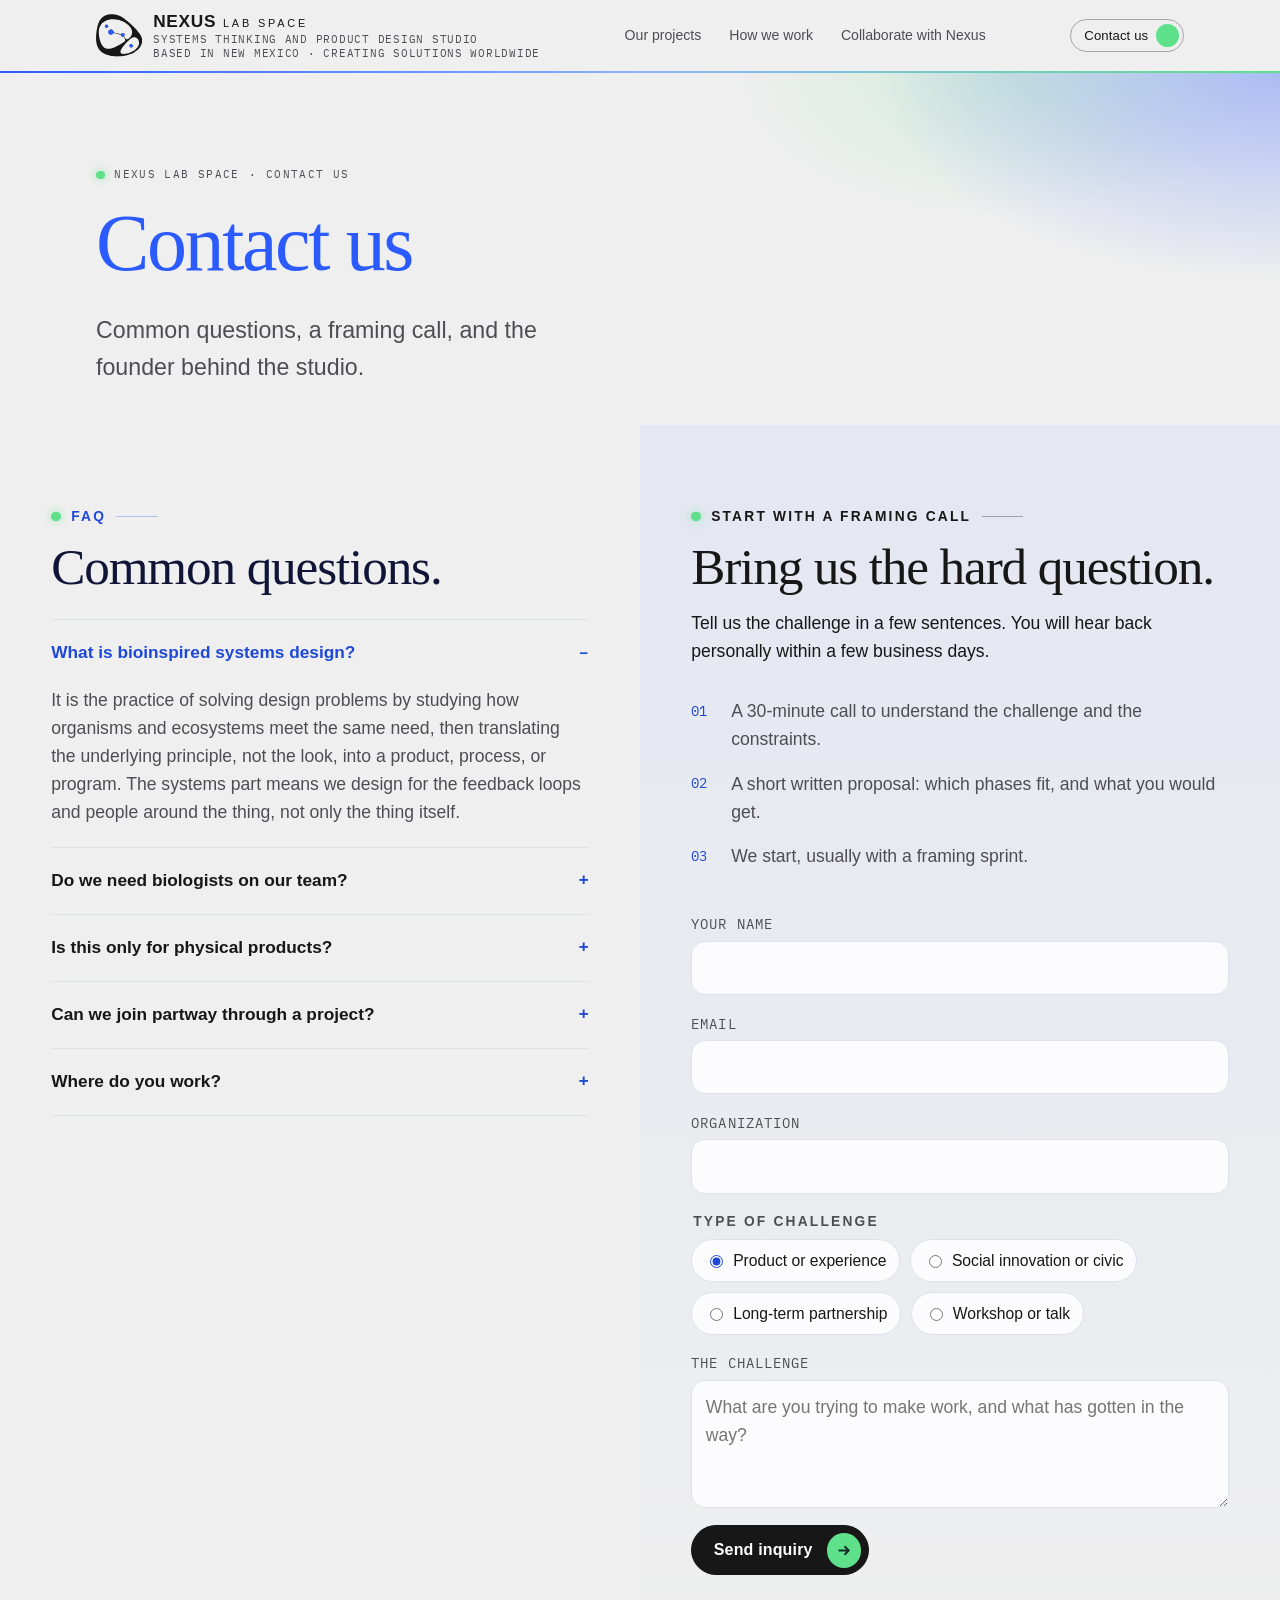
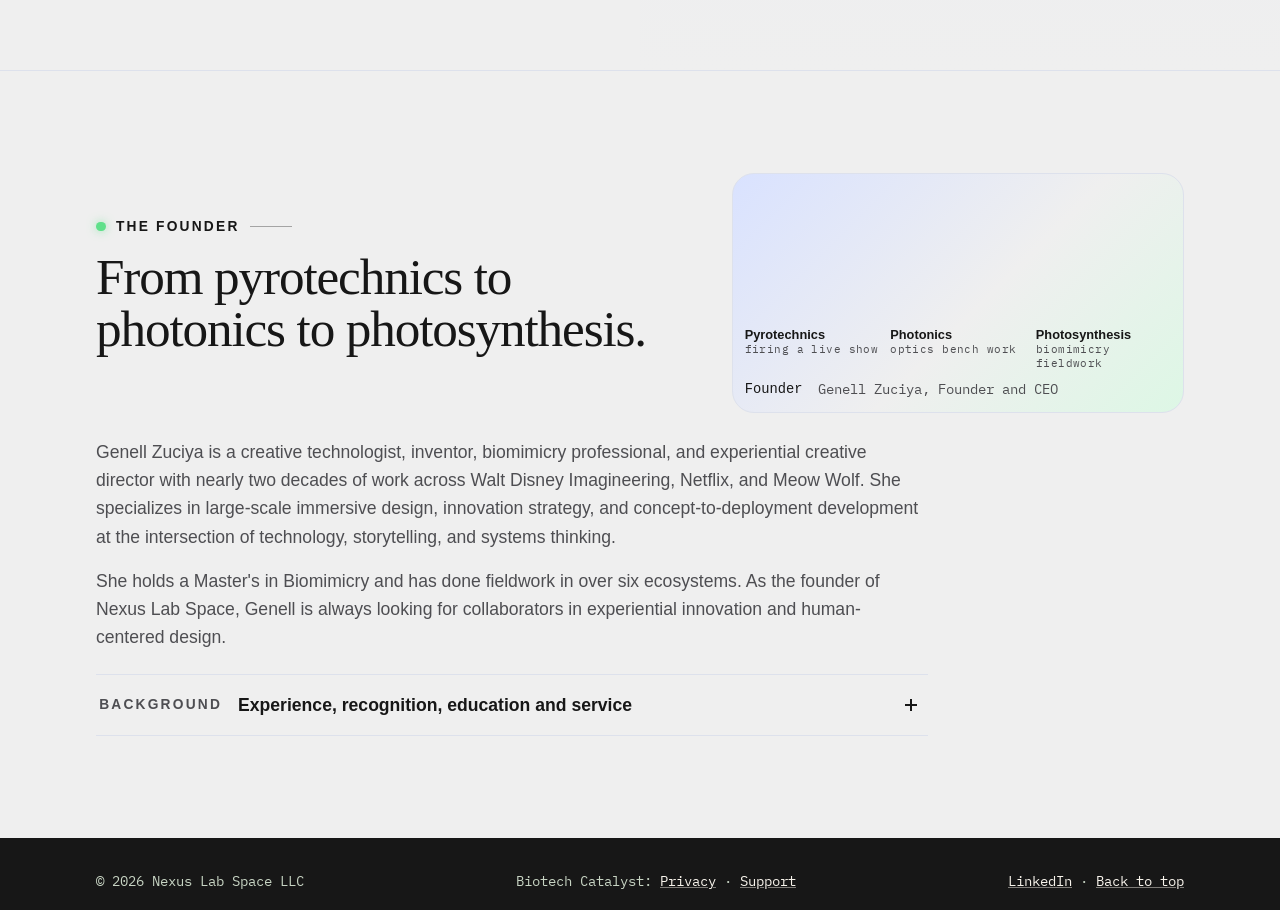
<file: founder/index.html>
<!doctype html><html lang="en"><head><meta charset="utf-8"><title>Founder · Nexus Lab Space</title><meta name="robots" content="noindex"><link rel="canonical" href="../contact/#founder"><meta http-equiv="refresh" content="0; url=../contact/#founder"></head><body><p><a href="../contact/#founder">The founder section now lives on the Contact page.</a></p></body></html>
</file>
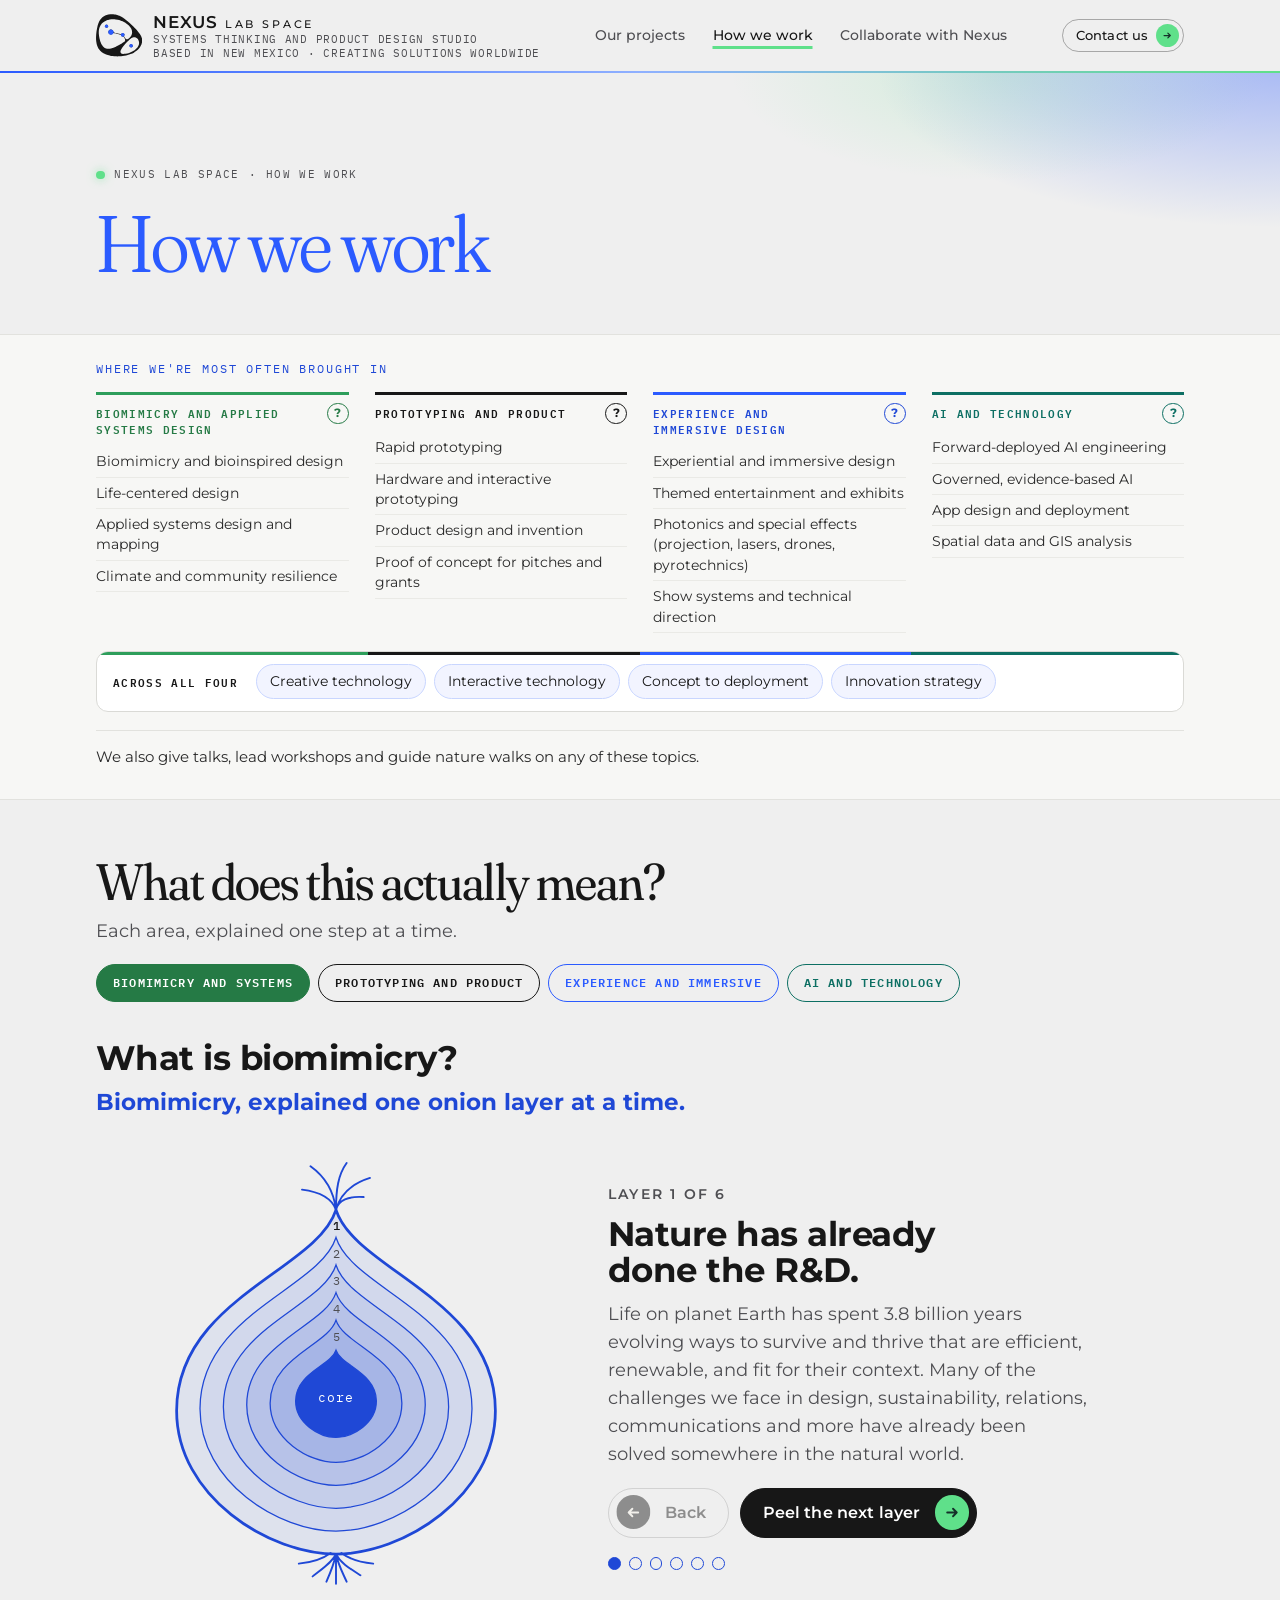
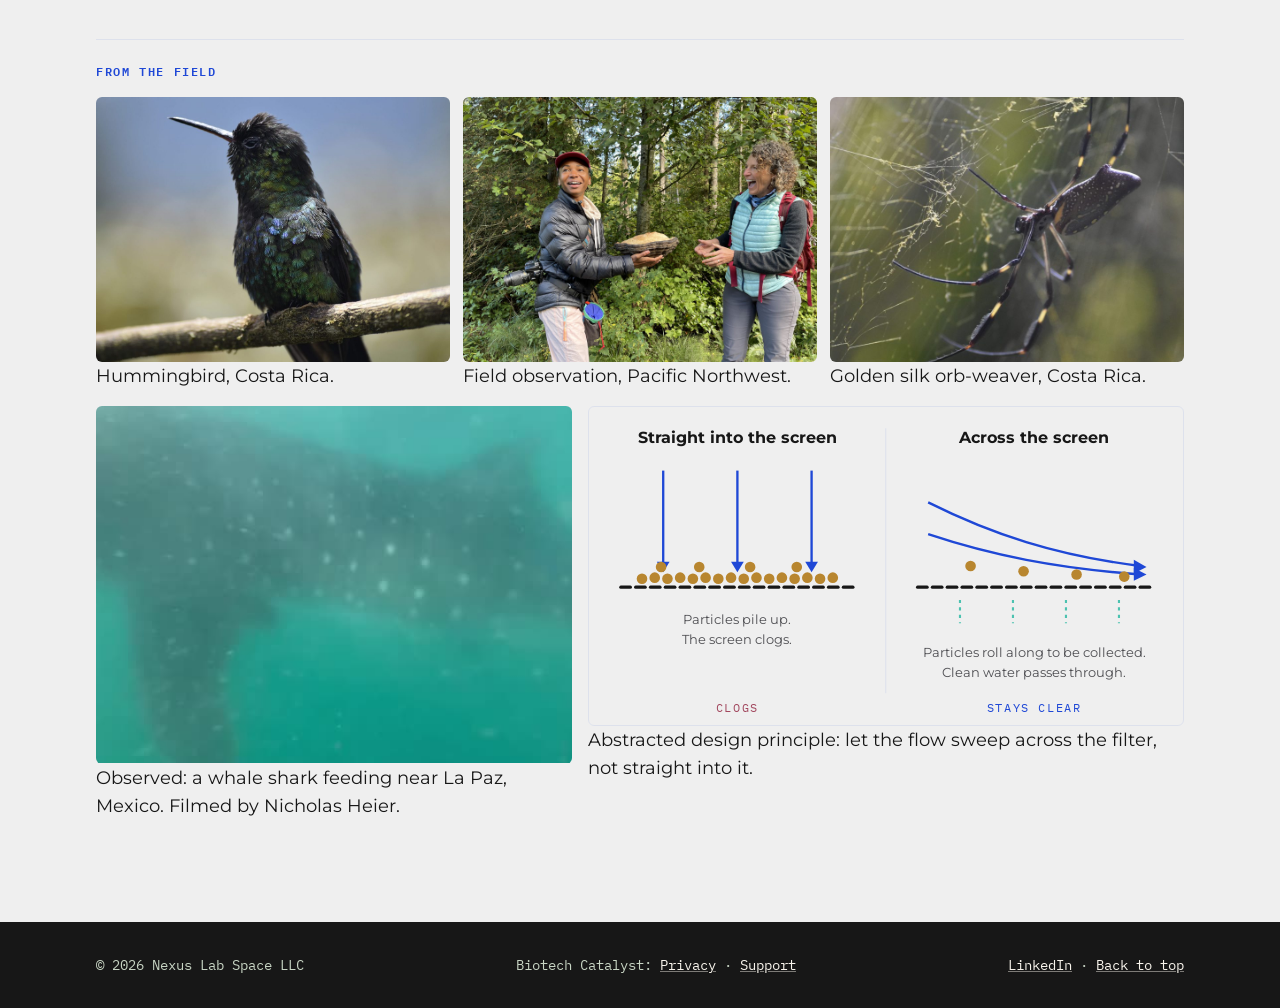
<file: how-we-work/index.html>
<!doctype html>
<html lang="en" data-page="how-we-work" data-base="../">
<head>
<meta charset="utf-8">
<meta name="viewport" content="width=device-width, initial-scale=1, viewport-fit=cover">
<title>How we work · Nexus Lab Space</title>
<meta name="description" content="What biomimicry is, one layer at a time, and the phases a Nexus Lab Space project moves through.">
<link rel="icon" type="image/svg+xml" href="data:image/svg+xml,%3Csvg%20xmlns%3D%22http%3A//www.w3.org/2000/svg%22%20viewBox%3D%2219%2017%201196%201104%22%3E%3Cpath%20fill%3D%22%23171717%22%20fill-rule%3D%22evenodd%22%20d%3D%22M619.0%201117.0C694.9%201113.0%20735.2%201107.7%20803.5%201092.9C810.9%201091.3%20834.0%201085.5%20846.5%201082.0C848.1%201081.6%20853.0%201080.2%20857.2%201079.1C870.5%201075.5%20902.8%201064.5%20916.5%201059.0C917.6%201058.6%20920.1%201057.6%20922.0%201056.9C945.1%201048.5%20990.4%201026.8%201011.9%201013.8C1015.3%201011.7%201018.3%201010.0%201018.5%201010.0C1019.2%201010.0%201045.2%20993.1%201053.0%20987.6C1072.3%20973.9%201092.2%20956.9%201112.6%20936.5C1136.3%20912.9%201150.8%20895.5%201166.6%20872.0C1177.0%20856.5%201190.4%20831.6%201196.4%20816.5C1197.9%20812.6%201199.8%20808.1%201200.5%20806.5C1204.7%20796.8%201206.3%20791.8%201211.5%20772.2C1223.0%20729.3%201222.8%20684.6%201210.9%20643.0C1206.5%20627.8%201203.9%20620.2%201199.9%20611.3C1198.9%20608.9%201198.0%20606.8%201198.0%20606.5C1198.0%20605.1%201186.1%20580.4%201180.1%20569.5C1174.5%20559.3%201160.5%20537.4%201154.0%20528.5C1152.0%20525.8%201147.0%20519.0%201143.0%20513.5C1136.3%20504.4%201131.1%20497.9%201112.1%20474.5C1074.3%20428.1%20973.9%20325.3%20908.1%20265.6C903.9%20261.8%20897.6%20256.0%20894.0%20252.6C890.4%20249.2%20884.1%20243.5%20880.0%20240.0C871.6%20232.7%20866.6%20228.3%20857.1%20219.5C832.3%20196.8%20765.7%20143.8%20742.0%20128.0C738.4%20125.6%20733.9%20122.4%20732.0%20120.9C727.3%20117.2%20701.1%20100.6%20689.2%2093.9C687.5%2092.8%20684.5%2091.2%20682.8%2090.1C681.0%2089.1%20677.5%2087.1%20675.0%2085.6C671.5%2083.5%20639.4%2067.5%20629.5%2063.0C614.1%2055.8%20590.0%2046.8%20571.5%2041.2C534.6%2030.0%20515.5%2026.2%20470.0%2020.8C456.0%2019.2%20405.6%2019.2%20391.5%2020.8C356.1%2024.9%20323.3%2032.3%20295.0%2042.7C277.9%2048.9%20274.7%2050.2%20259.2%2057.6C211.1%2080.6%20170.4%20112.6%20137.8%20153.3C116.6%20179.9%2096.3%20217.3%2081.8%20256.5C74.6%20276.1%2062.7%20314.9%2058.6%20332.2C57.7%20336.0%2056.3%20341.8%2055.5%20345.2C54.7%20348.7%2052.9%20357.4%2051.4%20364.5C50.0%20371.6%2048.3%20379.5%2047.8%20382.0C47.3%20384.5%2046.5%20388.9%2045.9%20391.8C45.0%20396.9%2044.0%20402.6%2042.0%20413.2C36.2%20445.3%2031.4%20476.9%2029.1%20498.0C26.0%20525.8%2024.9%20537.4%2023.0%20560.0C18.5%20615.8%2018.8%20672.1%2023.9%20719.1C24.4%20723.8%2025.1%20729.2%2025.4%20731.1C32.5%20775.6%2036.1%20792.5%2044.0%20819.0C45.8%20824.8%2047.5%20830.9%2048.0%20832.5C48.8%20835.5%2053.4%20848.8%2054.9%20852.5C68.5%20885.1%2077.6%20902.5%2092.9%20925.3C112.6%20954.8%20141.9%20985.8%20171.5%201008.7C194.8%201026.6%20229.5%201047.4%20255.5%201059.0C258.2%201060.2%20262.8%201062.2%20265.5%201063.5C268.3%201064.7%20272.6%201066.5%20275.0%201067.3C277.5%201068.1%20282.0%201069.8%20285.0%201071.0C305.1%201079.1%20348.4%201091.8%20373.0%201096.8C376.0%201097.5%20382.8%201098.9%20388.0%201100.0C401.4%201102.8%20426.5%201107.1%20439.8%201108.9C472.9%201113.3%20490.7%201115.0%20526.0%201116.9C547.5%201118.1%20597.9%201118.1%20619.0%201117.0ZM724.0%201054.4C700.1%201052.3%20680.1%201044.9%20669.2%201034.0C658.3%201023.1%20653.2%201008.0%20655.0%20992.0C656.3%20980.5%20660.1%20967.6%20666.3%20953.1C680.3%20920.3%20721.8%20860.9%20767.3%20808.0C802.1%20767.7%20811.7%20757.3%20837.5%20731.5C851.9%20717.0%20859.2%20710.1%20881.0%20690.1C884.3%20687.1%20901.5%20672.8%20909.4%20666.7C928.8%20651.3%20956.9%20635.3%20974.1%20629.6C1002.7%20620.2%201028.5%20620.0%201051.0%20629.0C1083.0%20641.7%201108.6%20666.7%201125.7%20702.0C1135.7%20722.6%201140.0%20742.4%201140.0%20768.0C1140.0%20801.7%201131.7%20829.7%201111.7%20863.5C1093.8%20893.7%201062.7%20927.6%201031.5%20950.9C1026.0%20955.0%201019.9%20959.6%201018.0%20961.0C995.7%20977.8%20955.7%201000.0%20923.5%201013.5C918.5%201015.5%20913.1%201017.8%20911.5%201018.5C908.6%201019.8%20902.3%201022.1%20882.5%201029.0C853.6%201039.0%20815.1%201048.2%20783.5%201052.5C773.0%201054.0%20733.4%201055.2%20724.0%201054.4ZM318.5%20920.4C316.9%20920.2%20312.1%20919.5%20308.0%20919.0C303.9%20918.4%20298.7%20917.5%20296.5%20917.0C294.3%20916.5%20289.5%20915.4%20285.8%20914.5C253.2%20906.8%20222.3%20885.9%20196.4%20854.0C190.5%20846.7%20176.2%20825.9%20171.8%20818.3C163.9%20804.3%20150.0%20776.4%20150.0%20774.4C150.0%20774.2%20148.7%20771.1%20147.0%20767.5C145.3%20763.9%20144.0%20760.7%20144.0%20760.5C144.0%20760.2%20143.2%20758.1%20142.1%20755.7C141.1%20753.4%20139.3%20749.0%20138.2%20746.0C137.1%20743.0%20135.4%20738.5%20134.5%20736.0C128.3%20719.4%20123.9%20704.6%20115.6%20671.5C108.8%20644.5%20106.8%20635.3%20103.1%20614.5C98.5%20588.6%2096.2%20571.6%2092.8%20538.5C90.9%20520.2%2091.2%20457.7%2093.3%20442.5C95.7%20424.7%20100.7%20400.4%20106.0%20381.5C108.3%20373.2%20112.8%20361.0%20119.1%20346.0C121.5%20340.4%20131.9%20319.6%20136.0%20312.5C138.9%20307.3%20153.4%20285.6%20157.4%20280.5C164.8%20270.9%20173.4%20261.6%20185.5%20249.9C209.6%20226.7%20242.3%20205.4%20279.0%20189.2C286.5%20185.9%20320.6%20173.8%20328.0%20171.8C329.9%20171.3%20333.1%20170.5%20335.0%20169.9C359.3%20163.4%20390.9%20158.0%20423.1%20155.1C448.1%20152.8%20504.6%20154.3%20532.0%20158.0C568.1%20162.8%20597.9%20168.6%20621.0%20175.1C647.8%20182.7%20665.9%20188.7%20681.5%20195.0C682.6%20195.4%20686.2%20196.8%20689.5%20198.1C713.5%20207.1%20755.3%20227.5%20775.0%20239.7C778.6%20241.9%20784.6%20245.6%20788.5%20248.0C820.9%20267.9%20846.2%20288.0%20873.0%20314.9C930.6%20372.9%20957.9%20429.6%20958.0%20491.5C958.0%20517.5%20952.5%20541.3%20940.9%20565.5C927.5%20593.6%20909.4%20615.9%20878.0%20643.6C864.3%20655.6%20858.9%20659.8%20850.9%20664.5C832.5%20675.3%20813.4%20675.1%20797.0%20664.0C788.0%20657.9%20771.8%20639.9%20765.9%20629.5C755.2%20610.5%20748.2%20596.1%20747.5%20591.8C746.9%20588.5%20747.2%20587.5%20749.9%20584.5C763.8%20568.7%20763.0%20544.6%20748.2%20528.7C738.2%20518.1%20728.4%20513.8%20714.5%20513.8C699.1%20513.9%20688.5%20519.3%20679.1%20531.8L673.6%20539.1L666.1%20538.4C659.6%20537.9%20638.1%20534.4%20620.5%20531.0C594.3%20525.9%20577.6%20522.1%20562.5%20517.9C558.6%20516.8%20553.9%20515.6%20552.0%20515.1C544.8%20513.2%20539.4%20511.7%20537.0%20510.9C535.6%20510.5%20529.8%20508.7%20524.0%20507.0C504.0%20500.9%20480.2%20492.6%20475.6%20490.1C472.9%20488.6%20472.5%20487.7%20472.3%20483.9C471.2%20465.1%20464.0%20449.8%20450.2%20436.9C438.3%20425.7%20426.7%20421.0%20409.6%20420.2C396.8%20419.7%20389.3%20421.0%20379.5%20425.5C363.8%20432.7%20349.9%20447.7%20345.6%20462.3C342.4%20472.9%20342.0%20475.7%20342.0%20485.4C342.0%20503.3%20347.6%20516.7%20360.6%20529.6C375.6%20544.5%20393.5%20550.9%20414.1%20548.8C433.8%20546.7%20450.5%20536.0%20462.9%20517.8C464.8%20515.0%20467.1%20512.8%20468.6%20512.4C471.1%20511.8%20481.8%20513.1%20491.0%20515.1C493.5%20515.6%20503.6%20517.7%20513.5%20519.6C523.4%20521.6%20533.1%20523.6%20535.0%20524.0C536.9%20524.4%20542.8%20525.7%20548.0%20526.9C562.7%20530.1%20581.7%20534.7%20590.0%20537.0C594.1%20538.2%20602.2%20540.4%20608.0%20542.0C628.5%20547.5%20630.6%20548.1%20643.5%20552.1C661.7%20557.8%20668.3%20560.1%20669.7%20561.2C670.3%20561.7%20671.1%20564.0%20671.5%20566.3C672.5%20572.0%20677.1%20581.6%20681.4%20586.6C691.4%20598.3%20710.7%20604.8%20724.0%20601.0C727.5%20600.0%20727.5%20600.1%20735.5%20608.3C755.6%20629.1%20772.3%20659.8%20777.1%20685.3C778.9%20694.6%20777.2%20705.9%20772.7%20715.5C768.4%20724.4%20765.8%20727.5%20755.4%20735.5C747.2%20741.8%20703.1%20771.6%20690.0%20779.7C686.4%20781.9%20679.7%20786.1%20675.0%20789.0C659.6%20798.5%20645.9%20806.7%20629.5%20816.0C624.0%20819.1%20617.9%20822.5%20616.0%20823.6C614.1%20824.8%20609.6%20827.3%20606.0%20829.2C602.4%20831.2%20597.2%20834.0%20594.5%20835.5C587.3%20839.5%20543.0%20861.8%20533.5%20866.2C529.1%20868.2%20522.4%20871.3%20518.5%20873.0C514.6%20874.7%20510.1%20876.7%20508.5%20877.5C506.9%20878.2%20499.6%20881.2%20492.5%20884.0C431.8%20908.3%20384.9%20919.6%20341.0%20920.5C330.3%20920.7%20320.1%20920.7%20318.5%20920.4ZM945.2%20881.9C952.4%20879.5%20955.7%20877.4%20962.3%20871.1C970.3%20863.5%20974.0%20854.4%20974.0%20841.9C974.0%20829.9%20970.5%20821.4%20962.0%20813.0C952.0%20803.1%20938.8%20798.6%20926.0%20800.8C916.7%20802.4%20910.9%20805.2%20904.1%20811.6C892.6%20822.2%20887.7%20837.8%20891.4%20851.5C894.5%20863.2%20899.1%20869.9%20908.1%20876.1C919.7%20883.9%20933.0%20886.0%20945.2%20881.9ZM300.2%20370.9C312.1%20368.4%20323.8%20360.0%20328.3%20350.8C339.7%20327.6%20329.1%20302.0%20305.0%20294.1C277.6%20285.1%20249.3%20309.6%20254.0%20338.4C255.4%20346.8%20259.4%20354.2%20266.0%20360.3C276.5%20370.1%20287.7%20373.5%20300.2%20370.9Z%22/%3E%3Ccircle%20cx%3D%22932.5%22%20cy%3D%22842%22%20r%3D%2252%22%20fill%3D%22%232B5BFF%22%2F%3E%3Ccircle%20cx%3D%22293%22%20cy%3D%22332%22%20r%3D%2249%22%20fill%3D%22%232B5BFF%22%2F%3E%3Ccircle%20cx%3D%22407%22%20cy%3D%22485%22%20r%3D%2275%22%20fill%3D%22%232B5BFF%22%2F%3E%3Ccircle%20cx%3D%22714%22%20cy%3D%22558%22%20r%3D%2254%22%20fill%3D%22%232B5BFF%22%2F%3E%3C/svg%3E">
<link rel="preconnect" href="https://fonts.googleapis.com">
<link rel="preconnect" href="https://fonts.gstatic.com" crossorigin>
<link rel="stylesheet" href="https://fonts.googleapis.com/css2?family=Fraunces:ital,opsz,wght,SOFT@0,9..144,300..600,0..100;1,9..144,300..600,0..100&family=IBM+Plex+Mono:wght@400;500;600&family=Patrick+Hand&family=Montserrat:ital,wght@0,400;0,500;0,600;0,700;0,800;1,400&display=swap">
<link rel="stylesheet" href="../assets/site.css?v=20261124u">
</head>
<body>
<header class="top">
  <div class="wrap nav">
    <a class="brand" href="../" aria-label="Nexus Lab Space home">
      <svg class="brand-mark" width="40" height="37" viewBox="19 17 1196 1104" aria-hidden="true"><path fill="var(--logo)" fill-rule="evenodd" d="M619.0 1117.0C694.9 1113.0 735.2 1107.7 803.5 1092.9C810.9 1091.3 834.0 1085.5 846.5 1082.0C848.1 1081.6 853.0 1080.2 857.2 1079.1C870.5 1075.5 902.8 1064.5 916.5 1059.0C917.6 1058.6 920.1 1057.6 922.0 1056.9C945.1 1048.5 990.4 1026.8 1011.9 1013.8C1015.3 1011.7 1018.3 1010.0 1018.5 1010.0C1019.2 1010.0 1045.2 993.1 1053.0 987.6C1072.3 973.9 1092.2 956.9 1112.6 936.5C1136.3 912.9 1150.8 895.5 1166.6 872.0C1177.0 856.5 1190.4 831.6 1196.4 816.5C1197.9 812.6 1199.8 808.1 1200.5 806.5C1204.7 796.8 1206.3 791.8 1211.5 772.2C1223.0 729.3 1222.8 684.6 1210.9 643.0C1206.5 627.8 1203.9 620.2 1199.9 611.3C1198.9 608.9 1198.0 606.8 1198.0 606.5C1198.0 605.1 1186.1 580.4 1180.1 569.5C1174.5 559.3 1160.5 537.4 1154.0 528.5C1152.0 525.8 1147.0 519.0 1143.0 513.5C1136.3 504.4 1131.1 497.9 1112.1 474.5C1074.3 428.1 973.9 325.3 908.1 265.6C903.9 261.8 897.6 256.0 894.0 252.6C890.4 249.2 884.1 243.5 880.0 240.0C871.6 232.7 866.6 228.3 857.1 219.5C832.3 196.8 765.7 143.8 742.0 128.0C738.4 125.6 733.9 122.4 732.0 120.9C727.3 117.2 701.1 100.6 689.2 93.9C687.5 92.8 684.5 91.2 682.8 90.1C681.0 89.1 677.5 87.1 675.0 85.6C671.5 83.5 639.4 67.5 629.5 63.0C614.1 55.8 590.0 46.8 571.5 41.2C534.6 30.0 515.5 26.2 470.0 20.8C456.0 19.2 405.6 19.2 391.5 20.8C356.1 24.9 323.3 32.3 295.0 42.7C277.9 48.9 274.7 50.2 259.2 57.6C211.1 80.6 170.4 112.6 137.8 153.3C116.6 179.9 96.3 217.3 81.8 256.5C74.6 276.1 62.7 314.9 58.6 332.2C57.7 336.0 56.3 341.8 55.5 345.2C54.7 348.7 52.9 357.4 51.4 364.5C50.0 371.6 48.3 379.5 47.8 382.0C47.3 384.5 46.5 388.9 45.9 391.8C45.0 396.9 44.0 402.6 42.0 413.2C36.2 445.3 31.4 476.9 29.1 498.0C26.0 525.8 24.9 537.4 23.0 560.0C18.5 615.8 18.8 672.1 23.9 719.1C24.4 723.8 25.1 729.2 25.4 731.1C32.5 775.6 36.1 792.5 44.0 819.0C45.8 824.8 47.5 830.9 48.0 832.5C48.8 835.5 53.4 848.8 54.9 852.5C68.5 885.1 77.6 902.5 92.9 925.3C112.6 954.8 141.9 985.8 171.5 1008.7C194.8 1026.6 229.5 1047.4 255.5 1059.0C258.2 1060.2 262.8 1062.2 265.5 1063.5C268.3 1064.7 272.6 1066.5 275.0 1067.3C277.5 1068.1 282.0 1069.8 285.0 1071.0C305.1 1079.1 348.4 1091.8 373.0 1096.8C376.0 1097.5 382.8 1098.9 388.0 1100.0C401.4 1102.8 426.5 1107.1 439.8 1108.9C472.9 1113.3 490.7 1115.0 526.0 1116.9C547.5 1118.1 597.9 1118.1 619.0 1117.0ZM724.0 1054.4C700.1 1052.3 680.1 1044.9 669.2 1034.0C658.3 1023.1 653.2 1008.0 655.0 992.0C656.3 980.5 660.1 967.6 666.3 953.1C680.3 920.3 721.8 860.9 767.3 808.0C802.1 767.7 811.7 757.3 837.5 731.5C851.9 717.0 859.2 710.1 881.0 690.1C884.3 687.1 901.5 672.8 909.4 666.7C928.8 651.3 956.9 635.3 974.1 629.6C1002.7 620.2 1028.5 620.0 1051.0 629.0C1083.0 641.7 1108.6 666.7 1125.7 702.0C1135.7 722.6 1140.0 742.4 1140.0 768.0C1140.0 801.7 1131.7 829.7 1111.7 863.5C1093.8 893.7 1062.7 927.6 1031.5 950.9C1026.0 955.0 1019.9 959.6 1018.0 961.0C995.7 977.8 955.7 1000.0 923.5 1013.5C918.5 1015.5 913.1 1017.8 911.5 1018.5C908.6 1019.8 902.3 1022.1 882.5 1029.0C853.6 1039.0 815.1 1048.2 783.5 1052.5C773.0 1054.0 733.4 1055.2 724.0 1054.4ZM318.5 920.4C316.9 920.2 312.1 919.5 308.0 919.0C303.9 918.4 298.7 917.5 296.5 917.0C294.3 916.5 289.5 915.4 285.8 914.5C253.2 906.8 222.3 885.9 196.4 854.0C190.5 846.7 176.2 825.9 171.8 818.3C163.9 804.3 150.0 776.4 150.0 774.4C150.0 774.2 148.7 771.1 147.0 767.5C145.3 763.9 144.0 760.7 144.0 760.5C144.0 760.2 143.2 758.1 142.1 755.7C141.1 753.4 139.3 749.0 138.2 746.0C137.1 743.0 135.4 738.5 134.5 736.0C128.3 719.4 123.9 704.6 115.6 671.5C108.8 644.5 106.8 635.3 103.1 614.5C98.5 588.6 96.2 571.6 92.8 538.5C90.9 520.2 91.2 457.7 93.3 442.5C95.7 424.7 100.7 400.4 106.0 381.5C108.3 373.2 112.8 361.0 119.1 346.0C121.5 340.4 131.9 319.6 136.0 312.5C138.9 307.3 153.4 285.6 157.4 280.5C164.8 270.9 173.4 261.6 185.5 249.9C209.6 226.7 242.3 205.4 279.0 189.2C286.5 185.9 320.6 173.8 328.0 171.8C329.9 171.3 333.1 170.5 335.0 169.9C359.3 163.4 390.9 158.0 423.1 155.1C448.1 152.8 504.6 154.3 532.0 158.0C568.1 162.8 597.9 168.6 621.0 175.1C647.8 182.7 665.9 188.7 681.5 195.0C682.6 195.4 686.2 196.8 689.5 198.1C713.5 207.1 755.3 227.5 775.0 239.7C778.6 241.9 784.6 245.6 788.5 248.0C820.9 267.9 846.2 288.0 873.0 314.9C930.6 372.9 957.9 429.6 958.0 491.5C958.0 517.5 952.5 541.3 940.9 565.5C927.5 593.6 909.4 615.9 878.0 643.6C864.3 655.6 858.9 659.8 850.9 664.5C832.5 675.3 813.4 675.1 797.0 664.0C788.0 657.9 771.8 639.9 765.9 629.5C755.2 610.5 748.2 596.1 747.5 591.8C746.9 588.5 747.2 587.5 749.9 584.5C763.8 568.7 763.0 544.6 748.2 528.7C738.2 518.1 728.4 513.8 714.5 513.8C699.1 513.9 688.5 519.3 679.1 531.8L673.6 539.1L666.1 538.4C659.6 537.9 638.1 534.4 620.5 531.0C594.3 525.9 577.6 522.1 562.5 517.9C558.6 516.8 553.9 515.6 552.0 515.1C544.8 513.2 539.4 511.7 537.0 510.9C535.6 510.5 529.8 508.7 524.0 507.0C504.0 500.9 480.2 492.6 475.6 490.1C472.9 488.6 472.5 487.7 472.3 483.9C471.2 465.1 464.0 449.8 450.2 436.9C438.3 425.7 426.7 421.0 409.6 420.2C396.8 419.7 389.3 421.0 379.5 425.5C363.8 432.7 349.9 447.7 345.6 462.3C342.4 472.9 342.0 475.7 342.0 485.4C342.0 503.3 347.6 516.7 360.6 529.6C375.6 544.5 393.5 550.9 414.1 548.8C433.8 546.7 450.5 536.0 462.9 517.8C464.8 515.0 467.1 512.8 468.6 512.4C471.1 511.8 481.8 513.1 491.0 515.1C493.5 515.6 503.6 517.7 513.5 519.6C523.4 521.6 533.1 523.6 535.0 524.0C536.9 524.4 542.8 525.7 548.0 526.9C562.7 530.1 581.7 534.7 590.0 537.0C594.1 538.2 602.2 540.4 608.0 542.0C628.5 547.5 630.6 548.1 643.5 552.1C661.7 557.8 668.3 560.1 669.7 561.2C670.3 561.7 671.1 564.0 671.5 566.3C672.5 572.0 677.1 581.6 681.4 586.6C691.4 598.3 710.7 604.8 724.0 601.0C727.5 600.0 727.5 600.1 735.5 608.3C755.6 629.1 772.3 659.8 777.1 685.3C778.9 694.6 777.2 705.9 772.7 715.5C768.4 724.4 765.8 727.5 755.4 735.5C747.2 741.8 703.1 771.6 690.0 779.7C686.4 781.9 679.7 786.1 675.0 789.0C659.6 798.5 645.9 806.7 629.5 816.0C624.0 819.1 617.9 822.5 616.0 823.6C614.1 824.8 609.6 827.3 606.0 829.2C602.4 831.2 597.2 834.0 594.5 835.5C587.3 839.5 543.0 861.8 533.5 866.2C529.1 868.2 522.4 871.3 518.5 873.0C514.6 874.7 510.1 876.7 508.5 877.5C506.9 878.2 499.6 881.2 492.5 884.0C431.8 908.3 384.9 919.6 341.0 920.5C330.3 920.7 320.1 920.7 318.5 920.4ZM945.2 881.9C952.4 879.5 955.7 877.4 962.3 871.1C970.3 863.5 974.0 854.4 974.0 841.9C974.0 829.9 970.5 821.4 962.0 813.0C952.0 803.1 938.8 798.6 926.0 800.8C916.7 802.4 910.9 805.2 904.1 811.6C892.6 822.2 887.7 837.8 891.4 851.5C894.5 863.2 899.1 869.9 908.1 876.1C919.7 883.9 933.0 886.0 945.2 881.9ZM300.2 370.9C312.1 368.4 323.8 360.0 328.3 350.8C339.7 327.6 329.1 302.0 305.0 294.1C277.6 285.1 249.3 309.6 254.0 338.4C255.4 346.8 259.4 354.2 266.0 360.3C276.5 370.1 287.7 373.5 300.2 370.9Z"/><circle class="node" cx="932.5" cy="842" r="46" fill="#2B5BFF"/><circle class="node" cx="293" cy="332" r="43" fill="#2B5BFF"/><circle class="node" cx="407" cy="485" r="69" fill="#2B5BFF"/><circle class="node" cx="714" cy="558" r="48" fill="#2B5BFF"/></svg>
      <span class="brand-text"><span class="brand-name"><span class="bn-1">Nexus</span> <span class="bn-2">Lab Space</span></span><span class="brand-tag">Systems thinking and product design studio</span><span class="brand-tag brand-loc">Based in New Mexico · Creating solutions worldwide</span></span>
    </a>
    <ul>
      <li><a href="../">Our projects</a></li><li><a href="../how-we-work/" aria-current="page">How we work</a></li><li><a href="../work-with-nexus/">Collaborate with Nexus</a></li>
    </ul>
    <a class="btn btn-primary" href="../contact/">Contact us</a>
  </div>
</header>
<main id="top">
<div class="page-head"><div class="wrap"><p class="crumb"><a href="../">Nexus Lab Space</a> · How we work</p><h1>How we work</h1></div></div>
<section class="kw-skills" aria-labelledby="kw-title"><div class="wrap"><h2 class="kw-lab" id="kw-title">Where we're most often brought in</h2><div class="kw-grid"><div class="kw-col kw-bio"><h3><span>Biomimicry and applied systems design</span><a class="kw-q" href="#explain-bio" data-xp="bio" aria-label="What does biomimicry and applied systems design mean?">?</a></h3><ul><li>Biomimicry and bioinspired design</li><li>Life-centered design</li><li>Applied systems design and mapping</li><li>Climate and community resilience</li></ul></div><div class="kw-col kw-pr"><h3><span>Prototyping and product</span><a class="kw-q" href="#explain-pr" data-xp="pr" aria-label="What does prototyping and product mean?">?</a></h3><ul><li>Rapid prototyping</li><li>Hardware and interactive prototyping</li><li>Product design and invention</li><li>Proof of concept for pitches and grants</li></ul></div><div class="kw-col kw-ex"><h3><span>Experience and immersive design</span><a class="kw-q" href="#explain-ex" data-xp="ex" aria-label="What does experience and immersive design mean?">?</a></h3><ul><li>Experiential and immersive design</li><li>Themed entertainment and exhibits</li><li>Photonics and special effects (projection, lasers, drones, pyrotechnics)</li><li>Show systems and technical direction</li></ul></div><div class="kw-col kw-ai"><h3><span>AI and technology</span><a class="kw-q" href="#explain-ai" data-xp="ai" aria-label="What does ai and technology mean?">?</a></h3><ul><li>Forward-deployed AI engineering</li><li>Governed, evidence-based AI</li><li>App design and deployment</li><li>Spatial data and GIS analysis</li></ul></div></div><div class="kw-across"><span class="kw-al">Across all four</span><ul class="kw-chips"><li>Creative technology</li><li>Interactive technology</li><li>Concept to deployment</li><li>Innovation strategy</li></ul></div><p class="kw-blanket">We also give talks, lead workshops and guide nature walks on any of these topics.</p></div></section>
<section id="biomimicry" class="xp-sec">
    <div class="wrap">
      <div class="xp-head"><h2>What does this actually mean?</h2><p>Each area, explained one step at a time.</p></div>
      <div class="xp-tabs" role="tablist" aria-label="Pick an area"><button type="button" role="tab" class="xp-tab xp-t-bio" data-t="bio" aria-controls="explain-bio" aria-selected="true">Biomimicry and systems</button><button type="button" role="tab" class="xp-tab xp-t-pr" data-t="pr" aria-controls="explain-pr" aria-selected="false">Prototyping and product</button><button type="button" role="tab" class="xp-tab xp-t-ex" data-t="ex" aria-controls="explain-ex" aria-selected="false">Experience and immersive</button><button type="button" role="tab" class="xp-tab xp-t-ai" data-t="ai" aria-controls="explain-ai" aria-selected="false">AI and technology</button></div>
      <div class="xp-pane" data-t="ai" id="explain-ai" role="tabpanel" hidden><div class="xp xp-loom" data-xp="ai"><div class="ol-intro"><h3 class="ol-h">What is forward-deployed AI?</h3><p>AI weaves many threads of information into one tapestry. Forward-deployed AI is woven beside the people who will use it, from your data up to your team.</p></div><div class="ol-grid"><div class="ol-figure xp-fig"><svg class="loom-svg" viewBox="-300 -75 690 400" role="img" aria-label="A loom made of glass blocks. Data threads run from spools on the left through a glass evidence frame, are woven by the model, and land on a glass slab that becomes the tool your team uses. Select a thread to trace it back to its source."></svg><div class="jlegend lm-legend"><span><i style="background:#2B5BFF"></i>Records</span><span><i style="background:#2E9E5B"></i>Maps</span><span><i style="background:#C98500"></i>Sensors</span><span><i style="background:#E8503D"></i>Field notes</span><span><i style="background:#6E93FF"></i>Surveys</span><span><i style="background:#5F5E5A"></i>Spreadsheets</span><span class="jnote">Select a thread to trace it to its source.</span></div></div><div class="ol-panel" aria-live="polite"><div class="ol-layer" data-i="0"><span class="label">Step 1 of 5</span><h3>Start with what you already have.</h3><p>Records, maps, sensor feeds, spreadsheets and field notes. Before any AI is involved, we map what exists, where it lives and who is responsible for it.</p></div><div class="ol-layer" data-i="1" hidden><span class="label">Step 2 of 5</span><h3>Make the evidence traceable.</h3><p>Every number keeps a record of where it came from and when, so anyone can check it.</p><p class=ol-ex>Urban Nexus ties each finding back to its public source across all 376 block groups in Albuquerque.</p></div><div class="ol-layer" data-i="2" hidden><span class="label">Step 3 of 5</span><h3>Fit the model to the question.</h3><p>Sometimes that is a language model. Sometimes a simple statistical model is the more honest answer. We pick the smallest tool that answers the question well.</p></div><div class="ol-layer" data-i="3" hidden><span class="label">Step 4 of 5</span><h3>Put it in a tool people can use.</h3><p>A web app, mobile app or dashboard, designed, built and deployed, so the answer reaches the people who need it.</p></div><div class="ol-layer" data-i="4" hidden><span class="label">The core</span><h3>Forward-deployed: we work beside your team.</h3><p>We build in your context, with the people who will use the tool, and keep tuning it after launch instead of handing over a black box.</p></div><div class="ol-controls"><button type="button" class="btn btn-quiet xp-back" disabled>Back</button><button type="button" class="btn btn-primary xp-next">Next step</button><a class="btn btn-primary xp-done" href="../work/#work" hidden>See the work</a></div><div class="ol-dots" role="group" aria-label="Jump to a step"><button type="button" data-i="0" aria-label="Step 1" aria-current=true></button><button type="button" data-i="1" aria-label="Step 2"></button><button type="button" data-i="2" aria-label="Step 3"></button><button type="button" data-i="3" aria-label="Step 4"></button><button type="button" data-i="4" aria-label="Step 5"></button></div></div></div></div></div><div class="xp-pane" data-t="pr" id="explain-pr" role="tabpanel" hidden><div class="ft" id="ft">
<div class="ol-intro"><h3 class="ol-h">What is rapid prototyping?</h3><p>Find the one thing that has to be proven, then pull together whatever off-the-shelf parts prove it fastest.</p></div>
<div class="ol-grid">
<div class="ol-figure ft-fig"><svg class="ft-3d" viewBox="-190 -125 380 320" role="img" aria-label="A folded paper fortune teller with four peaks. Select a peak to open it."></svg><div class="ft-keys" role="group" aria-label="Fortune teller flaps"></div></div>
<div class="ol-panel" aria-live="polite">
<span class="label ft-step">Choose a flap</span>
<h3 class="ft-h">Pick what you need to prove.</h3>
<p class="ft-b">Each flap is a different kind of prototype. Choose one to open it.</p>
<div class="ft-chips"></div>
<p class="ol-ex ft-end" hidden>Prove the most important thing first, then move forward.</p>
<div class="ol-controls"><button type="button" class="btn btn-quiet xp-back ft-reset" hidden>Fold it back</button><button type="button" class="btn btn-primary ft-unfold" hidden>Unfold the whole sheet</button></div>
</div></div><div class="xp-media" aria-label="Prototyping tools and methods">
        <span class="label">Some of the tools we reach for</span>
        <figure class="ph-note" aria-label="A note for this phase">
                <blockquote><p class="ph-note-t">A saying at IDEO:</p><p>&ldquo;If a picture is worth a thousand words, a prototype is worth a thousand meetings.&rdquo;</p></blockquote>
              </figure>
        <div class="proto-grid" aria-label="Prototyping tools and methods"><figure class="pg-t pg-s"><img src="../img/proto-3d-printer.jpg" alt="A desktop 3D printer building a part layer by layer." loading="lazy" width="1200" height="799"><figcaption><b>01</b> 3D print</figcaption></figure><figure class="pg-t pg-s"><img src="../img/bench.jpg" alt="Genell adjusting components on an optical bench in a lab." loading="lazy" width="1395" height="822" style="object-position:42% 50%"><figcaption><b>02</b> Optics and electronics bench</figcaption></figure><figure class="pg-t pg-s"><img src="../img/proto-laser-cutter.jpg" alt="A laser cutter cutting parts from a flat sheet." loading="lazy" width="1200" height="800"><figcaption><b>03</b> Laser-cut parts</figcaption></figure><figure class="pg-t pg-w"><img src="../img/proto-paper-wireframes.jpg" alt="Hand-drawn paper wireframes of app screens." loading="lazy" width="1200" height="800"><figcaption><b>04</b> Paper wireframes</figcaption></figure><figure class="pg-t pg-w"><img src="../img/proto-paper-interactive.jpg" alt="A paper prototype of an interface being tested by hand." loading="lazy" width="1200" height="900"><figcaption><b>05</b> Interactive paper prototype</figcaption></figure></div>
      </div></div></div>
      <div class="xp-pane" data-t="bio" id="explain-bio" role="tabpanel">
      <div class="bio-split">
      <div class="onion" id="onion">
        <div class="ol-intro">
          <h3 class="ol-h">What is biomimicry?</h3>
          <p class="ol-sub">Biomimicry, explained one onion layer at a time.</p>
        </div>
        <div class="ol-grid">
          <div class="ol-figure">
            <svg viewBox="0 0 320 404" role="group" aria-label="An onion cross-section with six layers. Select a layer to read it.">
              <path class="ol-sprout" d="M160 45 C158 28, 150 14, 136 4 M160 45 C160 26, 162 12, 170 1 M160 45 C164 30, 176 20, 192 15 M160 45 C156 34, 144 28, 128 26 M160 45 C162 36, 172 32, 186 33"/>
              <g class="ring" data-i="0"><path class="shape" d="M160 45.0 C178.0 102.0 310.0 129.0 310.0 234.0 C310.0 315.0 223.0 369.0 160 369.0 C97.0 369.0 10.0 315.0 10.0 234.0 C10.0 129.0 142.0 102.0 160 45.0 Z"/><text x="160" y="64" text-anchor="middle">1</text></g><g class="ring" data-i="1"><path class="shape" d="M160 71.0 C175.4 119.6 288.0 142.6 288.0 232.2 C288.0 301.4 213.8 347.4 160 347.4 C106.2 347.4 32.0 301.4 32.0 232.2 C32.0 142.6 144.6 119.6 160 71.0 Z"/><text x="160" y="90" text-anchor="middle">2</text></g><g class="ring" data-i="2"><path class="shape" d="M160 96.9 C172.7 137.2 266.0 156.3 266.0 230.5 C266.0 287.7 204.5 325.9 160 325.9 C115.5 325.9 54.0 287.7 54.0 230.5 C54.0 156.3 147.3 137.2 160 96.9 Z"/><text x="160" y="116" text-anchor="middle">3</text></g><g class="ring" data-i="3"><path class="shape" d="M160 122.9 C170.1 154.8 244.0 169.9 244.0 228.7 C244.0 274.1 195.3 304.3 160 304.3 C124.7 304.3 76.0 274.1 76.0 228.7 C76.0 169.9 149.9 154.8 160 122.9 Z"/><text x="160" y="142" text-anchor="middle">4</text></g><g class="ring" data-i="4"><path class="shape" d="M160 148.8 C167.4 172.4 222.0 183.6 222.0 227.0 C222.0 260.4 186.0 282.8 160 282.8 C134.0 282.8 98.0 260.4 98.0 227.0 C98.0 183.6 152.6 172.4 160 148.8 Z"/><text x="160" y="168" text-anchor="middle">5</text></g><g class="ring" data-i="5"><path class="shape" d="M160 177.2 C164.6 191.6 198.0 198.4 198.0 225.0 C198.0 245.6 176.0 259.2 160 259.2 C144.0 259.2 122.0 245.6 122.0 225.0 C122.0 198.4 155.4 191.6 160 177.2 Z"/><text x="160" y="226" text-anchor="middle">core</text></g>
              <path class="ol-roots" d="M160 369 c-4 8 -12 13 -22 21 M160 369 c-2 10 -5 17 -9 26 M160 369 v28 M160 369 c2 10 6 17 10 26 M160 369 c4 8 12 13 23 20 M155 368 c-8 6 -19 9 -30 10 M165 368 c8 6 19 9 30 10"/>
            </svg>
          </div>
          <div class="ol-panel" aria-live="polite">
            <div class="ol-layer" data-i="0">
              <span class="label">Layer 1 of 6</span>
              <h3>Nature has already done the R&amp;D.</h3>
              <p>Life on planet Earth has spent 3.8 billion years evolving ways to survive and thrive that are efficient, renewable, and fit for their context. Many of the challenges we face in design, sustainability, relations, communications and more have already been solved somewhere in the natural world.</p>
            </div>
            <div class="ol-layer" data-i="1" hidden>
              <span class="label">Layer 2 of 6</span>
              <h3>Ask what it does, not what it looks like.</h3>
              <p>Instead of copying a shape, as biophilic design often does, we ask a function question: how does nature keep cool, store energy, or move water?</p><p class="ol-ex">Not "make it look like a leaf," but "how does a leaf shed water?"</p>
            </div>
            <div class="ol-layer" data-i="2" hidden>
              <span class="label">Layer 3 of 6</span>
              <h3>Every organism fits its place.</h3>
              <p>A strategy works because of its conditions: climate, materials, neighbors. Matching the conditions matters as much as matching the problem.</p><p class="ol-ex">Desert plants solve heat differently than rainforest plants.</p>
            </div>
            <div class="ol-layer" data-i="3" hidden>
              <span class="label">Layer 4 of 6</span>
              <h3>Find the strategy underneath.</h3>
              <p>Look past the organism to the mechanism that actually does the work.</p><p class="ol-ex">The hummingbird's green comes from layered structural color, not pigment.</p>
            </div>
            <div class="ol-layer" data-i="4" hidden>
              <span class="label">Layer 5 of 6</span>
              <h3>Turn it into a principle.</h3>
              <p>Describe the strategy in plain terms any team can use, no biology degree required.</p><p class="ol-ex">A gecko&#39;s grip, as a principle: many tiny contacts add up to a strong hold that still lets go easily.</p>
            </div>
            <div class="ol-layer" data-i="5" hidden>
              <span class="label">The core</span>
              <h3>Our specialty: unlikely inspiration.</h3>
              <p>The most useful answers often come from where no one thought to look: a goose joining a flock, the skin of a desert leaf, the feathers of a hummingbird. Finding those connections, and making them work, is what Nexus Lab Space does.</p>
            </div>
            <div class="ol-controls">
              <button type="button" class="btn btn-quiet" id="ol-back" disabled>Back</button>
              <button type="button" class="btn btn-primary" id="ol-next">Peel the next layer</button>
              <a class="btn btn-primary" id="ol-done" href="../work/#work" hidden>See the work</a>
            </div>
            <div class="ol-dots" role="group" aria-label="Jump to a layer"><button type="button" data-i="0" aria-label="Layer 1" aria-current="true"></button><button type="button" data-i="1" aria-label="Layer 2"></button><button type="button" data-i="2" aria-label="Layer 3"></button><button type="button" data-i="3" aria-label="Layer 4"></button><button type="button" data-i="4" aria-label="Layer 5"></button><button type="button" data-i="5" aria-label="Layer 6"></button></div>
          </div>
        </div>
      </div>
      
      </div>
      <div class="xp-media" aria-label="From the field">
        <span class="label">From the field</span>
        <div class="mosaic">
                <figure class="m-hum"><img src="../img/ask-nature-hummingbird.jpg" alt="Iridescent green hummingbird perched on a branch." loading="lazy" width="1200" height="800"><figcaption>Hummingbird, Costa Rica.</figcaption></figure>
                <figure><img src="../img/field.jpg" alt="Two naturalists in a forest laughing as one holds out a large bracket fungus." loading="lazy" width="1600" height="1200"><figcaption>Field observation, Pacific Northwest.</figcaption></figure>
                <figure class="m-orb"><img src="../img/ask-nature-orbweaver.jpg" alt="Golden silk orb-weaver spider at the center of its web." loading="lazy" width="800" height="1200"><figcaption>Golden silk orb-weaver, Costa Rica.</figcaption></figure>
              </div>
        <div class="ws-row">
                <figure class="ws-vid"><video src="../img/whaleshark.mp4" poster="../img/whaleshark-poster.jpg" muted loop playsinline autoplay preload="metadata" aria-label="Video of a whale shark feeding near La Paz, Mexico."></video><figcaption>Observed: a whale shark feeding near La Paz, Mexico. Filmed by Nicholas Heier.</figcaption></figure>
                <figure class="ws-dp"><svg viewBox="0 0 560 300" role="img" aria-label="Design principle diagram. Left: flow aimed straight into a screen, particles pile up and the screen clogs. Right: flow sweeps across the screen, particles roll along to a collection point and clean water passes through.">
                    <g class="dp-mesh"><line x1="30" y1="170" x2="39" y2="170"/><line x1="44" y1="170" x2="53" y2="170"/><line x1="58" y1="170" x2="67" y2="170"/><line x1="72" y1="170" x2="81" y2="170"/><line x1="86" y1="170" x2="95" y2="170"/><line x1="100" y1="170" x2="109" y2="170"/><line x1="114" y1="170" x2="123" y2="170"/><line x1="128" y1="170" x2="137" y2="170"/><line x1="142" y1="170" x2="151" y2="170"/><line x1="156" y1="170" x2="165" y2="170"/><line x1="170" y1="170" x2="179" y2="170"/><line x1="184" y1="170" x2="193" y2="170"/><line x1="198" y1="170" x2="207" y2="170"/><line x1="212" y1="170" x2="221" y2="170"/><line x1="226" y1="170" x2="235" y2="170"/><line x1="240" y1="170" x2="249" y2="170"/><line x1="310" y1="170" x2="319" y2="170"/><line x1="324" y1="170" x2="333" y2="170"/><line x1="338" y1="170" x2="347" y2="170"/><line x1="352" y1="170" x2="361" y2="170"/><line x1="366" y1="170" x2="375" y2="170"/><line x1="380" y1="170" x2="389" y2="170"/><line x1="394" y1="170" x2="403" y2="170"/><line x1="408" y1="170" x2="417" y2="170"/><line x1="422" y1="170" x2="431" y2="170"/><line x1="436" y1="170" x2="445" y2="170"/><line x1="450" y1="170" x2="459" y2="170"/><line x1="464" y1="170" x2="473" y2="170"/><line x1="478" y1="170" x2="487" y2="170"/><line x1="492" y1="170" x2="501" y2="170"/><line x1="506" y1="170" x2="515" y2="170"/><line x1="520" y1="170" x2="529" y2="170"/></g>
                    <g class="dp-arrow"><path d="M70 60 V150"/><path d="M140 60 V150"/><path d="M210 60 V150"/></g>
                    <g class="dp-head"><path d="M64 146 L70 156 L76 146Z"/><path d="M134 146 L140 156 L146 146Z"/><path d="M204 146 L210 156 L216 146Z"/></g>
                    <g class="dp-p"><circle cx="50" cy="162" r="5"/><circle cx="62" cy="161" r="5"/><circle cx="74" cy="162" r="5"/><circle cx="86" cy="161" r="5"/><circle cx="98" cy="162" r="5"/><circle cx="110" cy="161" r="5"/><circle cx="122" cy="162" r="5"/><circle cx="134" cy="161" r="5"/><circle cx="146" cy="162" r="5"/><circle cx="158" cy="161" r="5"/><circle cx="170" cy="162" r="5"/><circle cx="182" cy="161" r="5"/><circle cx="194" cy="162" r="5"/><circle cx="206" cy="161" r="5"/><circle cx="218" cy="162" r="5"/><circle cx="230" cy="161" r="5"/><circle cx="68" cy="151" r="5"/><circle cx="104" cy="151" r="5"/><circle cx="152" cy="151" r="5"/><circle cx="196" cy="151" r="5"/></g>
                    <text class="dp-t" x="140" y="34" text-anchor="middle">Straight into the screen</text>
                    <text class="dp-s" x="140" y="205" text-anchor="middle">Particles pile up.</text>
                    <text class="dp-s" x="140" y="224" text-anchor="middle">The screen clogs.</text>
                    <g class="dp-arrow"><path d="M320 90 C 380 120, 440 140, 520 150"/><path d="M320 120 C 380 140, 440 152, 520 158"/></g>
                    <g class="dp-head"><path d="M514 144 L526 151 L514 157Z"/><path d="M514 152 L526 158 L514 164Z"/></g>
                    <g class="dp-p"><circle cx="360" cy="150" r="5"/><circle cx="410" cy="155" r="5"/><circle cx="460" cy="158" r="5"/><circle cx="505" cy="160" r="5"/></g>
                    <g class="dp-clean"><path d="M350 182 V204"/><path d="M400 182 V204"/><path d="M450 182 V204"/><path d="M500 182 V204"/></g>
                    <text class="dp-t" x="420" y="34" text-anchor="middle">Across the screen</text>
                    <text class="dp-s" x="420" y="236" text-anchor="middle">Particles roll along to be collected.</text>
                    <text class="dp-s" x="420" y="255" text-anchor="middle">Clean water passes through.</text>
                    <line class="dp-div" x1="280" y1="20" x2="280" y2="270"/>
                    <text class="dp-k" x="140" y="288" text-anchor="middle">CLOGS</text><text class="dp-k ok" x="420" y="288" text-anchor="middle">STAYS CLEAR</text>
                  </svg><figcaption>Abstracted design principle: let the flow sweep across the filter, not straight into it.</figcaption></figure>
              </div>
      </div>
      </div>
      <div class="xp-pane" data-t="ex" id="explain-ex" role="tabpanel" hidden><div class="xp xp-journey" data-xp="ex">
<div class="ol-intro"><h3 class="ol-h">What is experience design?</h3><p>Designing how a visit feels, room by room, so that whatever path people take, it adds up to a whole experience.</p></div>
<div class="ol-grid">
<div class="ol-figure xp-fig jfig"><svg viewBox="20 10 680 425" role="group" aria-label="Top-down plan of an example museum: lobby, two discovery rooms, a peak hall at the back, a stories gallery and a reflection room before the exit. Visitors walk different routes. Select a room to read it."><rect class="jwall" x="40" y="30" width="640" height="370"/><g class="xs" data-i="0"><rect class="jroom" x="250" y="300" width="220" height="100"/><circle class="jr" cx="360" cy="352" r="20.8" style="fill:#E8503D"/><circle class="jr" cx="360" cy="352" r="16.6" style="fill:#2B5BFF"/><circle class="jr" cx="360" cy="352" r="7.3" style="fill:#2E9E5B"/><circle class="jr" cx="360" cy="352" r="3.1" style="fill:#C98500"/><text class="jrn" x="260" y="318">Lobby</text></g><g class="xs" data-i="1"><rect class="jroom" x="40" y="160" width="210" height="240"/><circle class="jr" cx="145" cy="282" r="28.6" style="fill:#E8503D"/><circle class="jr" cx="145" cy="282" r="20.0" style="fill:#2B5BFF"/><circle class="jr" cx="145" cy="282" r="7.2" style="fill:#2E9E5B"/><circle class="jr" cx="145" cy="282" r="1.4" style="fill:#C98500"/><text class="jrn" x="50" y="178">Discovery gallery</text></g><g class="xs" data-i="2"><rect class="jroom" x="250" y="160" width="220" height="140"/><circle class="jr" cx="360" cy="232" r="26.0" style="fill:#E8503D"/><circle class="jr" cx="360" cy="232" r="16.9" style="fill:#2B5BFF"/><circle class="jr" cx="360" cy="232" r="3.9" style="fill:#2E9E5B"/><circle class="jr" cx="360" cy="232" r="1.3" style="fill:#C98500"/><text class="jrn" x="260" y="178">Hands-on lab</text></g><g class="xs" data-i="3"><rect class="jroom" x="40" y="30" width="640" height="130"/><circle class="jr" cx="360" cy="96" r="23.4" style="fill:#E8503D"/><circle class="jr" cx="360" cy="96" r="11.7" style="fill:#2B5BFF"/><circle class="jr" cx="360" cy="96" r="10.5" style="fill:#2E9E5B"/><circle class="jr" cx="360" cy="96" r="1.2" style="fill:#C98500"/><text class="jrn" x="50" y="48">Peak hall</text></g><g class="xs" data-i="4"><rect class="jroom" x="470" y="160" width="210" height="140"/><circle class="jr" cx="575" cy="232" r="23.4" style="fill:#E8503D"/><circle class="jr" cx="575" cy="232" r="19.9" style="fill:#2B5BFF"/><circle class="jr" cx="575" cy="232" r="14.0" style="fill:#2E9E5B"/><circle class="jr" cx="575" cy="232" r="5.9" style="fill:#C98500"/><text class="jrn" x="480" y="178">Stories gallery</text></g><g class="xs" data-i="5"><rect class="jroom" x="470" y="300" width="210" height="100"/><circle class="jr" cx="575" cy="352" r="22.1" style="fill:#E8503D"/><circle class="jr" cx="575" cy="352" r="19.9" style="fill:#2B5BFF"/><circle class="jr" cx="575" cy="352" r="17.7" style="fill:#2E9E5B"/><circle class="jr" cx="575" cy="352" r="13.3" style="fill:#C98500"/><text class="jrn" x="480" y="318">Reflection room</text></g><line class="jdoor" x1="250" y1="335" x2="250" y2="365"/><line class="jdoor" x1="345" y1="300" x2="375" y2="300"/><line class="jdoor" x1="130" y1="160" x2="160" y2="160"/><line class="jdoor" x1="345" y1="160" x2="375" y2="160"/><line class="jdoor" x1="560" y1="160" x2="590" y2="160"/><line class="jdoor" x1="470" y1="215" x2="470" y2="245"/><line class="jdoor" x1="560" y1="300" x2="590" y2="300"/><line class="jdoor" x1="335" y1="400" x2="385" y2="400"/><line class="jdoor" x1="615" y1="400" x2="665" y2="400"/><g class="jtrails"><polyline class="jtrail" points="360,412 360,352 250,350 150,315 145,160 220,96 500,96 575,160 575,232 575,300 590,350 640,400 640,414" style="stroke:#171717"/><polyline class="jtrail" points="360,412 360,352 360,300 330,232 360,160 360,96 470,110 575,160 565,232 575,300 560,352 640,400 640,414" style="stroke:#4f74f0"/><polyline class="jtrail" points="360,412 352,352 360,300 400,232 470,230 560,232 575,160 520,96 590,150 590,232 575,300 600,356 640,400 640,414" style="stroke:#8a5a2b"/><polyline class="jtrail" points="360,412 368,352 250,350 150,340 110,250 145,160 140,96 360,96 360,160 360,232 470,230 585,236 575,300 620,350 640,400 640,414" style="stroke:#2E9E5B"/></g><text class="jdoorl" x="360" y="426" text-anchor="middle">entrance</text><text class="jdoorl" x="640" y="426" text-anchor="middle">exit</text><circle class="jv" r="5.5" style="fill:#171717" data-path="360,412;360,352;250,350;150,315;145,160;220,96;500,96;575,160;575,232;575,300;590,350;640,400;640,414" data-off="0.0"/><circle class="jv" r="5.5" style="fill:#4f74f0" data-path="360,412;360,352;360,300;330,232;360,160;360,96;470,110;575,160;565,232;575,300;560,352;640,400;640,414" data-off="0.27"/><circle class="jv" r="5.5" style="fill:#8a5a2b" data-path="360,412;352,352;360,300;400,232;470,230;560,232;575,160;520,96;590,150;590,232;575,300;600,356;640,400;640,414" data-off="0.54"/><circle class="jv" r="5.5" style="fill:#2E9E5B" data-path="360,412;368,352;250,350;150,340;110,250;145,160;140,96;360,96;360,160;360,232;470,230;585,236;575,300;620,350;640,400;640,414" data-off="0.81"/></svg><div class="jlegend"><span><i style="background:#E8503D"></i>Intensity</span><span><i style="background:#2B5BFF"></i>Discovery</span><span><i style="background:#2E9E5B"></i>Wonder</span><span><i style="background:#C98500"></i>Reflection</span><span class="jnote">Dots are visitors. Circle size is time spent in a room.</span></div></div>
<div class="ol-panel" aria-live="polite"><div class="ol-layer" data-i="0"><span class="label">Room 1 of 6 · Orientation</span><h3>Where am I, and what is this about?</h3><p>The lobby slows people down after the street and gives one clear first view of the story, so curiosity takes over from uncertainty.</p><div class="jmix"><div class="jm"><span>Intensity</span><i><b style="width:20%;background:#E8503D"></b></i><em>20%</em></div><div class="jm"><span>Discovery</span><i><b style="width:45%;background:#2B5BFF"></b></i><em>45%</em></div><div class="jm"><span>Wonder</span><i><b style="width:20%;background:#2E9E5B"></b></i><em>20%</em></div><div class="jm"><span>Reflection</span><i><b style="width:15%;background:#C98500"></b></i><em>15%</em></div></div><p class="ol-ex">Design moves: Lower light, sightlines into the galleries, one big question.</p></div><div class="ol-layer" data-i="1" hidden><span class="label">Room 2 of 6 · Discovery</span><h3>Many small finds.</h3><p>Objects, stories and hands-on moments reward exploring at your own pace. Energy builds without wearing people out.</p><div class="jmix"><div class="jm"><span>Intensity</span><i><b style="width:30%;background:#E8503D"></b></i><em>30%</em></div><div class="jm"><span>Discovery</span><i><b style="width:45%;background:#2B5BFF"></b></i><em>45%</em></div><div class="jm"><span>Wonder</span><i><b style="width:20%;background:#2E9E5B"></b></i><em>20%</em></div><div class="jm"><span>Reflection</span><i><b style="width:5%;background:#C98500"></b></i><em>5%</em></div></div><p class="ol-ex">Design moves: Things to open, handle and compare; layered labels for every age.</p></div><div class="ol-layer" data-i="2" hidden><span class="label">Room 3 of 6 · Discovery</span><h3>Try it yourself.</h3><p>A room built for making and testing, so visitors learn by doing instead of reading.</p><div class="jmix"><div class="jm"><span>Intensity</span><i><b style="width:35%;background:#E8503D"></b></i><em>35%</em></div><div class="jm"><span>Discovery</span><i><b style="width:50%;background:#2B5BFF"></b></i><em>50%</em></div><div class="jm"><span>Wonder</span><i><b style="width:10%;background:#2E9E5B"></b></i><em>10%</em></div><div class="jm"><span>Reflection</span><i><b style="width:5%;background:#C98500"></b></i><em>5%</em></div></div><p class="ol-ex">Design moves: Interactives, build tables, live demos.</p></div><div class="ol-layer" data-i="3" hidden><span class="label">Room 4 of 6 · The peak</span><h3>The moment people talk about.</h3><p>At the back of the building, everything lands at once: space, light, projection and sound, timed so the story peaks here.</p><div class="jmix"><div class="jm"><span>Intensity</span><i><b style="width:50%;background:#E8503D"></b></i><em>50%</em></div><div class="jm"><span>Discovery</span><i><b style="width:5%;background:#2B5BFF"></b></i><em>5%</em></div><div class="jm"><span>Wonder</span><i><b style="width:40%;background:#2E9E5B"></b></i><em>40%</em></div><div class="jm"><span>Reflection</span><i><b style="width:5%;background:#C98500"></b></i><em>5%</em></div></div><p class="ol-ex">Design moves: Immersive media, effects, a reveal or a change of scale.</p></div><div class="ol-layer" data-i="4" hidden><span class="label">Room 5 of 6 · Wonder</span><h3>Voices and close looks.</h3><p>After the peak, quieter wonder: personal stories and objects up close keep the feeling going without competing with it.</p><div class="jmix"><div class="jm"><span>Intensity</span><i><b style="width:15%;background:#E8503D"></b></i><em>15%</em></div><div class="jm"><span>Discovery</span><i><b style="width:25%;background:#2B5BFF"></b></i><em>25%</em></div><div class="jm"><span>Wonder</span><i><b style="width:35%;background:#2E9E5B"></b></i><em>35%</em></div><div class="jm"><span>Reflection</span><i><b style="width:25%;background:#C98500"></b></i><em>25%</em></div></div><p class="ol-ex">Design moves: Oral histories, close-up cases, softer light.</p></div><div class="ol-layer" data-i="5" hidden><span class="label">Room 6 of 6 · Reflection</span><h3>Room to take it in.</h3><p>The last room before the exit. Without it, the peak blurs into everything else; with it, people leave with something of their own.</p><div class="jmix"><div class="jm"><span>Intensity</span><i><b style="width:10%;background:#E8503D"></b></i><em>10%</em></div><div class="jm"><span>Discovery</span><i><b style="width:10%;background:#2B5BFF"></b></i><em>10%</em></div><div class="jm"><span>Wonder</span><i><b style="width:20%;background:#2E9E5B"></b></i><em>20%</em></div><div class="jm"><span>Reflection</span><i><b style="width:60%;background:#C98500"></b></i><em>60%</em></div></div><p class="ol-ex">Design moves: Seating, soft light, a place to respond or share.</p></div><div class="ol-layer" data-i="6" hidden><span class="label">The whole visit</span><h3>Any path, one whole experience.</h3><p>Every visitor takes a different route, and that is the point. The rooms are balanced so that whichever way people wander, the visit adds up to discovery, wonder, a peak and room to reflect before they leave.</p><div class="jwhole"><svg viewBox="0 0 100 100" aria-hidden="true"><circle cx="50" cy="50" r="44.0" style="fill:#E8503D" stroke="#f0f0f0" stroke-width="1.5"/><circle cx="50" cy="50" r="32.1" style="fill:#2B5BFF" stroke="#f0f0f0" stroke-width="1.5"/><circle cx="50" cy="50" r="18.0" style="fill:#2E9E5B" stroke="#f0f0f0" stroke-width="1.5"/><circle cx="50" cy="50" r="7.5" style="fill:#C98500" stroke="#f0f0f0" stroke-width="1.5"/></svg><div class="jmix"><div class="jm"><span>Intensity</span><i><b style="width:27%;background:#E8503D"></b></i><em>27%</em></div><div class="jm"><span>Discovery</span><i><b style="width:32%;background:#2B5BFF"></b></i><em>32%</em></div><div class="jm"><span>Wonder</span><i><b style="width:24%;background:#2E9E5B"></b></i><em>24%</em></div><div class="jm"><span>Reflection</span><i><b style="width:17%;background:#C98500"></b></i><em>17%</em></div></div></div><p class="ol-ex">We map the feeling before a single wall goes up, for exhibits, attractions and stories alike.</p></div><div class="ol-controls"><button type="button" class="btn btn-quiet xp-back" disabled>Back</button><button type="button" class="btn btn-primary xp-next">Next room</button><a class="btn btn-primary xp-done" href="../contact/" hidden>Start a conversation</a></div><div class="ol-dots" role="group" aria-label="Jump to a room"><button type="button" data-i="0" aria-label="Room 1" aria-current=true></button><button type="button" data-i="1" aria-label="Room 2"></button><button type="button" data-i="2" aria-label="Room 3"></button><button type="button" data-i="3" aria-label="Room 4"></button><button type="button" data-i="4" aria-label="Room 5"></button><button type="button" data-i="5" aria-label="Room 6"></button><button type="button" data-i="6" aria-label="The whole visit"></button></div></div>
</div></div></div>
      </div>
  </section>

  
</main>
<footer>
  <div class="wrap foot">
    <span>© 2026 Nexus Lab Space LLC</span>
    <span>Biotech Catalyst: <a href="/biotech-catalyst/privacy/">Privacy</a> · <a href="/biotech-catalyst/support/">Support</a></span>
    <span><a href="https://www.linkedin.com/in/genellzuciya" target="_blank" rel="noopener">LinkedIn</a> · <a href="#top">Back to top</a></span>
  </div>
</footer>
<div class="cur" id="cur" aria-hidden="true"></div><div class="cur-ring" id="curRing" aria-hidden="true"></div>
<script src="../assets/site.js?v=20261124u"></script>
</body>
</html>
</file>
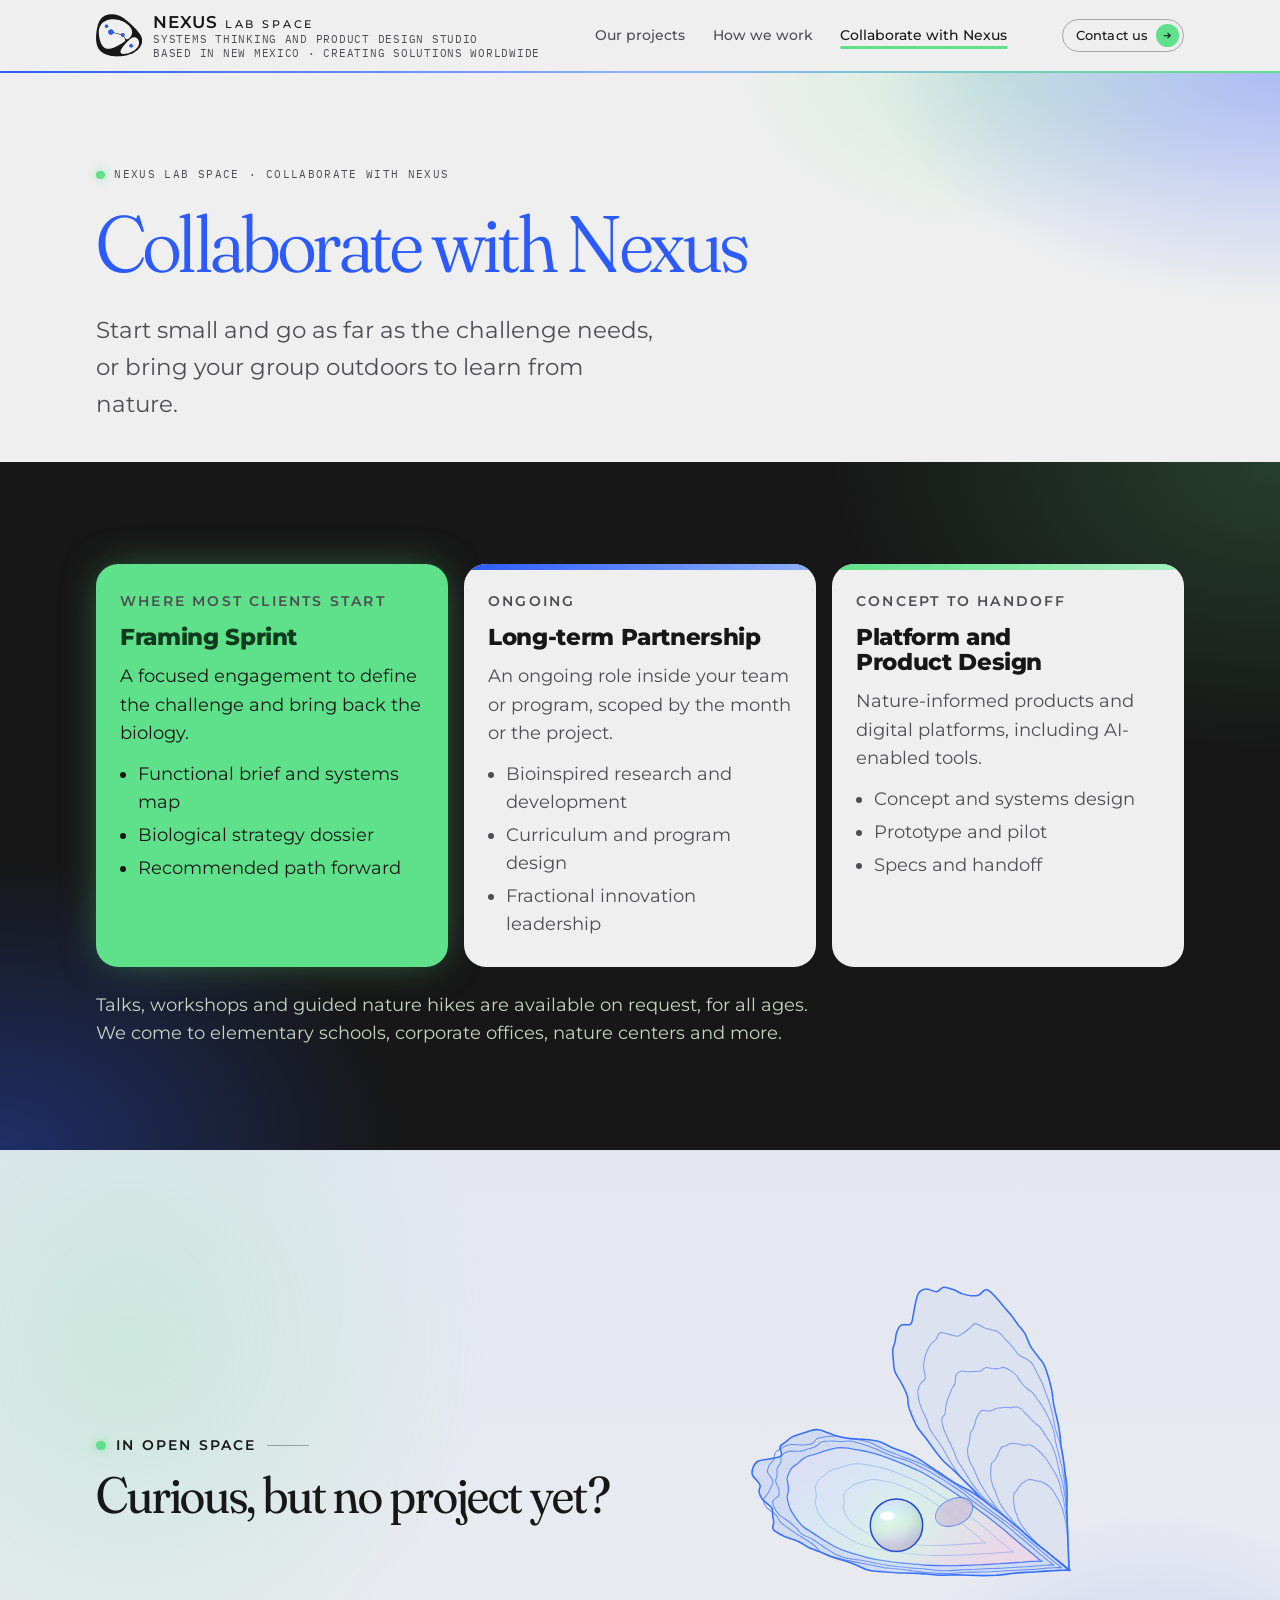
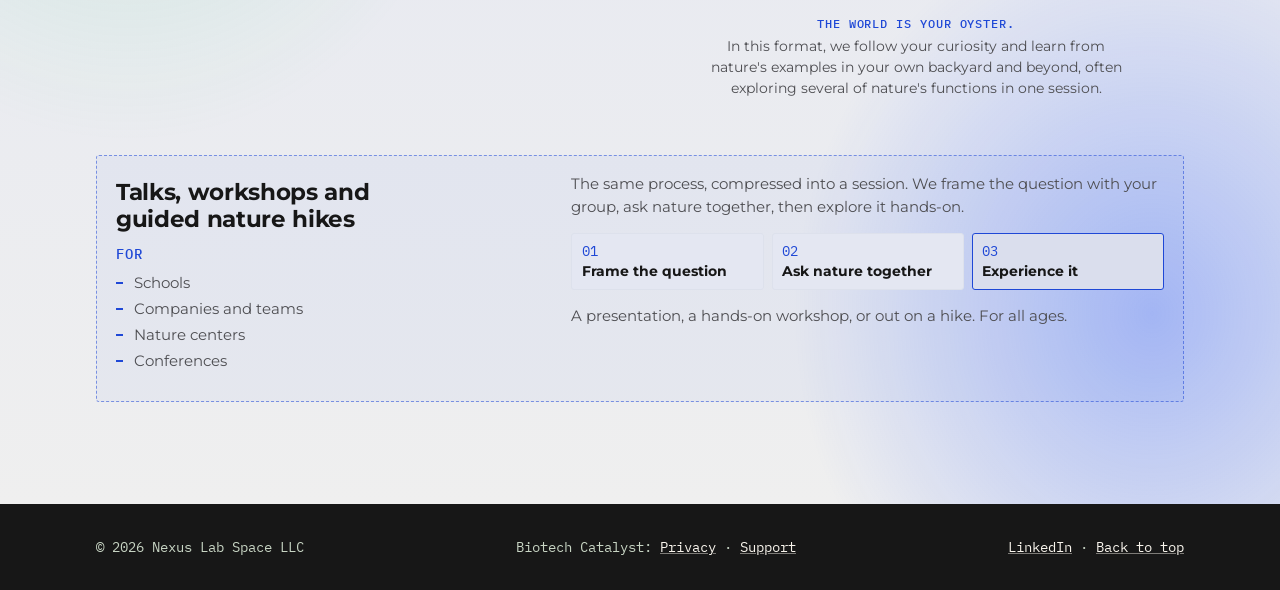
<file: work-with-nexus/index.html>
<!doctype html>
<html lang="en" data-page="work-with-nexus" data-base="../">
<head>
<meta charset="utf-8">
<meta name="viewport" content="width=device-width, initial-scale=1, viewport-fit=cover">
<title>Collaborate with Nexus · Nexus Lab Space</title>
<meta name="description" content="Framing sprints, long-term partnerships, platform and product design, plus talks, workshops and guided nature walks.">
<link rel="icon" type="image/svg+xml" href="data:image/svg+xml,%3Csvg%20xmlns%3D%22http%3A//www.w3.org/2000/svg%22%20viewBox%3D%2219%2017%201196%201104%22%3E%3Cpath%20fill%3D%22%23171717%22%20fill-rule%3D%22evenodd%22%20d%3D%22M619.0%201117.0C694.9%201113.0%20735.2%201107.7%20803.5%201092.9C810.9%201091.3%20834.0%201085.5%20846.5%201082.0C848.1%201081.6%20853.0%201080.2%20857.2%201079.1C870.5%201075.5%20902.8%201064.5%20916.5%201059.0C917.6%201058.6%20920.1%201057.6%20922.0%201056.9C945.1%201048.5%20990.4%201026.8%201011.9%201013.8C1015.3%201011.7%201018.3%201010.0%201018.5%201010.0C1019.2%201010.0%201045.2%20993.1%201053.0%20987.6C1072.3%20973.9%201092.2%20956.9%201112.6%20936.5C1136.3%20912.9%201150.8%20895.5%201166.6%20872.0C1177.0%20856.5%201190.4%20831.6%201196.4%20816.5C1197.9%20812.6%201199.8%20808.1%201200.5%20806.5C1204.7%20796.8%201206.3%20791.8%201211.5%20772.2C1223.0%20729.3%201222.8%20684.6%201210.9%20643.0C1206.5%20627.8%201203.9%20620.2%201199.9%20611.3C1198.9%20608.9%201198.0%20606.8%201198.0%20606.5C1198.0%20605.1%201186.1%20580.4%201180.1%20569.5C1174.5%20559.3%201160.5%20537.4%201154.0%20528.5C1152.0%20525.8%201147.0%20519.0%201143.0%20513.5C1136.3%20504.4%201131.1%20497.9%201112.1%20474.5C1074.3%20428.1%20973.9%20325.3%20908.1%20265.6C903.9%20261.8%20897.6%20256.0%20894.0%20252.6C890.4%20249.2%20884.1%20243.5%20880.0%20240.0C871.6%20232.7%20866.6%20228.3%20857.1%20219.5C832.3%20196.8%20765.7%20143.8%20742.0%20128.0C738.4%20125.6%20733.9%20122.4%20732.0%20120.9C727.3%20117.2%20701.1%20100.6%20689.2%2093.9C687.5%2092.8%20684.5%2091.2%20682.8%2090.1C681.0%2089.1%20677.5%2087.1%20675.0%2085.6C671.5%2083.5%20639.4%2067.5%20629.5%2063.0C614.1%2055.8%20590.0%2046.8%20571.5%2041.2C534.6%2030.0%20515.5%2026.2%20470.0%2020.8C456.0%2019.2%20405.6%2019.2%20391.5%2020.8C356.1%2024.9%20323.3%2032.3%20295.0%2042.7C277.9%2048.9%20274.7%2050.2%20259.2%2057.6C211.1%2080.6%20170.4%20112.6%20137.8%20153.3C116.6%20179.9%2096.3%20217.3%2081.8%20256.5C74.6%20276.1%2062.7%20314.9%2058.6%20332.2C57.7%20336.0%2056.3%20341.8%2055.5%20345.2C54.7%20348.7%2052.9%20357.4%2051.4%20364.5C50.0%20371.6%2048.3%20379.5%2047.8%20382.0C47.3%20384.5%2046.5%20388.9%2045.9%20391.8C45.0%20396.9%2044.0%20402.6%2042.0%20413.2C36.2%20445.3%2031.4%20476.9%2029.1%20498.0C26.0%20525.8%2024.9%20537.4%2023.0%20560.0C18.5%20615.8%2018.8%20672.1%2023.9%20719.1C24.4%20723.8%2025.1%20729.2%2025.4%20731.1C32.5%20775.6%2036.1%20792.5%2044.0%20819.0C45.8%20824.8%2047.5%20830.9%2048.0%20832.5C48.8%20835.5%2053.4%20848.8%2054.9%20852.5C68.5%20885.1%2077.6%20902.5%2092.9%20925.3C112.6%20954.8%20141.9%20985.8%20171.5%201008.7C194.8%201026.6%20229.5%201047.4%20255.5%201059.0C258.2%201060.2%20262.8%201062.2%20265.5%201063.5C268.3%201064.7%20272.6%201066.5%20275.0%201067.3C277.5%201068.1%20282.0%201069.8%20285.0%201071.0C305.1%201079.1%20348.4%201091.8%20373.0%201096.8C376.0%201097.5%20382.8%201098.9%20388.0%201100.0C401.4%201102.8%20426.5%201107.1%20439.8%201108.9C472.9%201113.3%20490.7%201115.0%20526.0%201116.9C547.5%201118.1%20597.9%201118.1%20619.0%201117.0ZM724.0%201054.4C700.1%201052.3%20680.1%201044.9%20669.2%201034.0C658.3%201023.1%20653.2%201008.0%20655.0%20992.0C656.3%20980.5%20660.1%20967.6%20666.3%20953.1C680.3%20920.3%20721.8%20860.9%20767.3%20808.0C802.1%20767.7%20811.7%20757.3%20837.5%20731.5C851.9%20717.0%20859.2%20710.1%20881.0%20690.1C884.3%20687.1%20901.5%20672.8%20909.4%20666.7C928.8%20651.3%20956.9%20635.3%20974.1%20629.6C1002.7%20620.2%201028.5%20620.0%201051.0%20629.0C1083.0%20641.7%201108.6%20666.7%201125.7%20702.0C1135.7%20722.6%201140.0%20742.4%201140.0%20768.0C1140.0%20801.7%201131.7%20829.7%201111.7%20863.5C1093.8%20893.7%201062.7%20927.6%201031.5%20950.9C1026.0%20955.0%201019.9%20959.6%201018.0%20961.0C995.7%20977.8%20955.7%201000.0%20923.5%201013.5C918.5%201015.5%20913.1%201017.8%20911.5%201018.5C908.6%201019.8%20902.3%201022.1%20882.5%201029.0C853.6%201039.0%20815.1%201048.2%20783.5%201052.5C773.0%201054.0%20733.4%201055.2%20724.0%201054.4ZM318.5%20920.4C316.9%20920.2%20312.1%20919.5%20308.0%20919.0C303.9%20918.4%20298.7%20917.5%20296.5%20917.0C294.3%20916.5%20289.5%20915.4%20285.8%20914.5C253.2%20906.8%20222.3%20885.9%20196.4%20854.0C190.5%20846.7%20176.2%20825.9%20171.8%20818.3C163.9%20804.3%20150.0%20776.4%20150.0%20774.4C150.0%20774.2%20148.7%20771.1%20147.0%20767.5C145.3%20763.9%20144.0%20760.7%20144.0%20760.5C144.0%20760.2%20143.2%20758.1%20142.1%20755.7C141.1%20753.4%20139.3%20749.0%20138.2%20746.0C137.1%20743.0%20135.4%20738.5%20134.5%20736.0C128.3%20719.4%20123.9%20704.6%20115.6%20671.5C108.8%20644.5%20106.8%20635.3%20103.1%20614.5C98.5%20588.6%2096.2%20571.6%2092.8%20538.5C90.9%20520.2%2091.2%20457.7%2093.3%20442.5C95.7%20424.7%20100.7%20400.4%20106.0%20381.5C108.3%20373.2%20112.8%20361.0%20119.1%20346.0C121.5%20340.4%20131.9%20319.6%20136.0%20312.5C138.9%20307.3%20153.4%20285.6%20157.4%20280.5C164.8%20270.9%20173.4%20261.6%20185.5%20249.9C209.6%20226.7%20242.3%20205.4%20279.0%20189.2C286.5%20185.9%20320.6%20173.8%20328.0%20171.8C329.9%20171.3%20333.1%20170.5%20335.0%20169.9C359.3%20163.4%20390.9%20158.0%20423.1%20155.1C448.1%20152.8%20504.6%20154.3%20532.0%20158.0C568.1%20162.8%20597.9%20168.6%20621.0%20175.1C647.8%20182.7%20665.9%20188.7%20681.5%20195.0C682.6%20195.4%20686.2%20196.8%20689.5%20198.1C713.5%20207.1%20755.3%20227.5%20775.0%20239.7C778.6%20241.9%20784.6%20245.6%20788.5%20248.0C820.9%20267.9%20846.2%20288.0%20873.0%20314.9C930.6%20372.9%20957.9%20429.6%20958.0%20491.5C958.0%20517.5%20952.5%20541.3%20940.9%20565.5C927.5%20593.6%20909.4%20615.9%20878.0%20643.6C864.3%20655.6%20858.9%20659.8%20850.9%20664.5C832.5%20675.3%20813.4%20675.1%20797.0%20664.0C788.0%20657.9%20771.8%20639.9%20765.9%20629.5C755.2%20610.5%20748.2%20596.1%20747.5%20591.8C746.9%20588.5%20747.2%20587.5%20749.9%20584.5C763.8%20568.7%20763.0%20544.6%20748.2%20528.7C738.2%20518.1%20728.4%20513.8%20714.5%20513.8C699.1%20513.9%20688.5%20519.3%20679.1%20531.8L673.6%20539.1L666.1%20538.4C659.6%20537.9%20638.1%20534.4%20620.5%20531.0C594.3%20525.9%20577.6%20522.1%20562.5%20517.9C558.6%20516.8%20553.9%20515.6%20552.0%20515.1C544.8%20513.2%20539.4%20511.7%20537.0%20510.9C535.6%20510.5%20529.8%20508.7%20524.0%20507.0C504.0%20500.9%20480.2%20492.6%20475.6%20490.1C472.9%20488.6%20472.5%20487.7%20472.3%20483.9C471.2%20465.1%20464.0%20449.8%20450.2%20436.9C438.3%20425.7%20426.7%20421.0%20409.6%20420.2C396.8%20419.7%20389.3%20421.0%20379.5%20425.5C363.8%20432.7%20349.9%20447.7%20345.6%20462.3C342.4%20472.9%20342.0%20475.7%20342.0%20485.4C342.0%20503.3%20347.6%20516.7%20360.6%20529.6C375.6%20544.5%20393.5%20550.9%20414.1%20548.8C433.8%20546.7%20450.5%20536.0%20462.9%20517.8C464.8%20515.0%20467.1%20512.8%20468.6%20512.4C471.1%20511.8%20481.8%20513.1%20491.0%20515.1C493.5%20515.6%20503.6%20517.7%20513.5%20519.6C523.4%20521.6%20533.1%20523.6%20535.0%20524.0C536.9%20524.4%20542.8%20525.7%20548.0%20526.9C562.7%20530.1%20581.7%20534.7%20590.0%20537.0C594.1%20538.2%20602.2%20540.4%20608.0%20542.0C628.5%20547.5%20630.6%20548.1%20643.5%20552.1C661.7%20557.8%20668.3%20560.1%20669.7%20561.2C670.3%20561.7%20671.1%20564.0%20671.5%20566.3C672.5%20572.0%20677.1%20581.6%20681.4%20586.6C691.4%20598.3%20710.7%20604.8%20724.0%20601.0C727.5%20600.0%20727.5%20600.1%20735.5%20608.3C755.6%20629.1%20772.3%20659.8%20777.1%20685.3C778.9%20694.6%20777.2%20705.9%20772.7%20715.5C768.4%20724.4%20765.8%20727.5%20755.4%20735.5C747.2%20741.8%20703.1%20771.6%20690.0%20779.7C686.4%20781.9%20679.7%20786.1%20675.0%20789.0C659.6%20798.5%20645.9%20806.7%20629.5%20816.0C624.0%20819.1%20617.9%20822.5%20616.0%20823.6C614.1%20824.8%20609.6%20827.3%20606.0%20829.2C602.4%20831.2%20597.2%20834.0%20594.5%20835.5C587.3%20839.5%20543.0%20861.8%20533.5%20866.2C529.1%20868.2%20522.4%20871.3%20518.5%20873.0C514.6%20874.7%20510.1%20876.7%20508.5%20877.5C506.9%20878.2%20499.6%20881.2%20492.5%20884.0C431.8%20908.3%20384.9%20919.6%20341.0%20920.5C330.3%20920.7%20320.1%20920.7%20318.5%20920.4ZM945.2%20881.9C952.4%20879.5%20955.7%20877.4%20962.3%20871.1C970.3%20863.5%20974.0%20854.4%20974.0%20841.9C974.0%20829.9%20970.5%20821.4%20962.0%20813.0C952.0%20803.1%20938.8%20798.6%20926.0%20800.8C916.7%20802.4%20910.9%20805.2%20904.1%20811.6C892.6%20822.2%20887.7%20837.8%20891.4%20851.5C894.5%20863.2%20899.1%20869.9%20908.1%20876.1C919.7%20883.9%20933.0%20886.0%20945.2%20881.9ZM300.2%20370.9C312.1%20368.4%20323.8%20360.0%20328.3%20350.8C339.7%20327.6%20329.1%20302.0%20305.0%20294.1C277.6%20285.1%20249.3%20309.6%20254.0%20338.4C255.4%20346.8%20259.4%20354.2%20266.0%20360.3C276.5%20370.1%20287.7%20373.5%20300.2%20370.9Z%22/%3E%3Ccircle%20cx%3D%22932.5%22%20cy%3D%22842%22%20r%3D%2252%22%20fill%3D%22%232B5BFF%22%2F%3E%3Ccircle%20cx%3D%22293%22%20cy%3D%22332%22%20r%3D%2249%22%20fill%3D%22%232B5BFF%22%2F%3E%3Ccircle%20cx%3D%22407%22%20cy%3D%22485%22%20r%3D%2275%22%20fill%3D%22%232B5BFF%22%2F%3E%3Ccircle%20cx%3D%22714%22%20cy%3D%22558%22%20r%3D%2254%22%20fill%3D%22%232B5BFF%22%2F%3E%3C/svg%3E">
<link rel="preconnect" href="https://fonts.googleapis.com">
<link rel="preconnect" href="https://fonts.gstatic.com" crossorigin>
<link rel="stylesheet" href="https://fonts.googleapis.com/css2?family=Fraunces:ital,opsz,wght,SOFT@0,9..144,300..600,0..100;1,9..144,300..600,0..100&family=IBM+Plex+Mono:wght@400;500;600&family=Patrick+Hand&family=Montserrat:ital,wght@0,400;0,500;0,600;0,700;0,800;1,400&display=swap">
<link rel="stylesheet" href="../assets/site.css?v=20261124u">
</head>
<body>
<header class="top">
  <div class="wrap nav">
    <a class="brand" href="../" aria-label="Nexus Lab Space home">
      <svg class="brand-mark" width="40" height="37" viewBox="19 17 1196 1104" aria-hidden="true"><path fill="var(--logo)" fill-rule="evenodd" d="M619.0 1117.0C694.9 1113.0 735.2 1107.7 803.5 1092.9C810.9 1091.3 834.0 1085.5 846.5 1082.0C848.1 1081.6 853.0 1080.2 857.2 1079.1C870.5 1075.5 902.8 1064.5 916.5 1059.0C917.6 1058.6 920.1 1057.6 922.0 1056.9C945.1 1048.5 990.4 1026.8 1011.9 1013.8C1015.3 1011.7 1018.3 1010.0 1018.5 1010.0C1019.2 1010.0 1045.2 993.1 1053.0 987.6C1072.3 973.9 1092.2 956.9 1112.6 936.5C1136.3 912.9 1150.8 895.5 1166.6 872.0C1177.0 856.5 1190.4 831.6 1196.4 816.5C1197.9 812.6 1199.8 808.1 1200.5 806.5C1204.7 796.8 1206.3 791.8 1211.5 772.2C1223.0 729.3 1222.8 684.6 1210.9 643.0C1206.5 627.8 1203.9 620.2 1199.9 611.3C1198.9 608.9 1198.0 606.8 1198.0 606.5C1198.0 605.1 1186.1 580.4 1180.1 569.5C1174.5 559.3 1160.5 537.4 1154.0 528.5C1152.0 525.8 1147.0 519.0 1143.0 513.5C1136.3 504.4 1131.1 497.9 1112.1 474.5C1074.3 428.1 973.9 325.3 908.1 265.6C903.9 261.8 897.6 256.0 894.0 252.6C890.4 249.2 884.1 243.5 880.0 240.0C871.6 232.7 866.6 228.3 857.1 219.5C832.3 196.8 765.7 143.8 742.0 128.0C738.4 125.6 733.9 122.4 732.0 120.9C727.3 117.2 701.1 100.6 689.2 93.9C687.5 92.8 684.5 91.2 682.8 90.1C681.0 89.1 677.5 87.1 675.0 85.6C671.5 83.5 639.4 67.5 629.5 63.0C614.1 55.8 590.0 46.8 571.5 41.2C534.6 30.0 515.5 26.2 470.0 20.8C456.0 19.2 405.6 19.2 391.5 20.8C356.1 24.9 323.3 32.3 295.0 42.7C277.9 48.9 274.7 50.2 259.2 57.6C211.1 80.6 170.4 112.6 137.8 153.3C116.6 179.9 96.3 217.3 81.8 256.5C74.6 276.1 62.7 314.9 58.6 332.2C57.7 336.0 56.3 341.8 55.5 345.2C54.7 348.7 52.9 357.4 51.4 364.5C50.0 371.6 48.3 379.5 47.8 382.0C47.3 384.5 46.5 388.9 45.9 391.8C45.0 396.9 44.0 402.6 42.0 413.2C36.2 445.3 31.4 476.9 29.1 498.0C26.0 525.8 24.9 537.4 23.0 560.0C18.5 615.8 18.8 672.1 23.9 719.1C24.4 723.8 25.1 729.2 25.4 731.1C32.5 775.6 36.1 792.5 44.0 819.0C45.8 824.8 47.5 830.9 48.0 832.5C48.8 835.5 53.4 848.8 54.9 852.5C68.5 885.1 77.6 902.5 92.9 925.3C112.6 954.8 141.9 985.8 171.5 1008.7C194.8 1026.6 229.5 1047.4 255.5 1059.0C258.2 1060.2 262.8 1062.2 265.5 1063.5C268.3 1064.7 272.6 1066.5 275.0 1067.3C277.5 1068.1 282.0 1069.8 285.0 1071.0C305.1 1079.1 348.4 1091.8 373.0 1096.8C376.0 1097.5 382.8 1098.9 388.0 1100.0C401.4 1102.8 426.5 1107.1 439.8 1108.9C472.9 1113.3 490.7 1115.0 526.0 1116.9C547.5 1118.1 597.9 1118.1 619.0 1117.0ZM724.0 1054.4C700.1 1052.3 680.1 1044.9 669.2 1034.0C658.3 1023.1 653.2 1008.0 655.0 992.0C656.3 980.5 660.1 967.6 666.3 953.1C680.3 920.3 721.8 860.9 767.3 808.0C802.1 767.7 811.7 757.3 837.5 731.5C851.9 717.0 859.2 710.1 881.0 690.1C884.3 687.1 901.5 672.8 909.4 666.7C928.8 651.3 956.9 635.3 974.1 629.6C1002.7 620.2 1028.5 620.0 1051.0 629.0C1083.0 641.7 1108.6 666.7 1125.7 702.0C1135.7 722.6 1140.0 742.4 1140.0 768.0C1140.0 801.7 1131.7 829.7 1111.7 863.5C1093.8 893.7 1062.7 927.6 1031.5 950.9C1026.0 955.0 1019.9 959.6 1018.0 961.0C995.7 977.8 955.7 1000.0 923.5 1013.5C918.5 1015.5 913.1 1017.8 911.5 1018.5C908.6 1019.8 902.3 1022.1 882.5 1029.0C853.6 1039.0 815.1 1048.2 783.5 1052.5C773.0 1054.0 733.4 1055.2 724.0 1054.4ZM318.5 920.4C316.9 920.2 312.1 919.5 308.0 919.0C303.9 918.4 298.7 917.5 296.5 917.0C294.3 916.5 289.5 915.4 285.8 914.5C253.2 906.8 222.3 885.9 196.4 854.0C190.5 846.7 176.2 825.9 171.8 818.3C163.9 804.3 150.0 776.4 150.0 774.4C150.0 774.2 148.7 771.1 147.0 767.5C145.3 763.9 144.0 760.7 144.0 760.5C144.0 760.2 143.2 758.1 142.1 755.7C141.1 753.4 139.3 749.0 138.2 746.0C137.1 743.0 135.4 738.5 134.5 736.0C128.3 719.4 123.9 704.6 115.6 671.5C108.8 644.5 106.8 635.3 103.1 614.5C98.5 588.6 96.2 571.6 92.8 538.5C90.9 520.2 91.2 457.7 93.3 442.5C95.7 424.7 100.7 400.4 106.0 381.5C108.3 373.2 112.8 361.0 119.1 346.0C121.5 340.4 131.9 319.6 136.0 312.5C138.9 307.3 153.4 285.6 157.4 280.5C164.8 270.9 173.4 261.6 185.5 249.9C209.6 226.7 242.3 205.4 279.0 189.2C286.5 185.9 320.6 173.8 328.0 171.8C329.9 171.3 333.1 170.5 335.0 169.9C359.3 163.4 390.9 158.0 423.1 155.1C448.1 152.8 504.6 154.3 532.0 158.0C568.1 162.8 597.9 168.6 621.0 175.1C647.8 182.7 665.9 188.7 681.5 195.0C682.6 195.4 686.2 196.8 689.5 198.1C713.5 207.1 755.3 227.5 775.0 239.7C778.6 241.9 784.6 245.6 788.5 248.0C820.9 267.9 846.2 288.0 873.0 314.9C930.6 372.9 957.9 429.6 958.0 491.5C958.0 517.5 952.5 541.3 940.9 565.5C927.5 593.6 909.4 615.9 878.0 643.6C864.3 655.6 858.9 659.8 850.9 664.5C832.5 675.3 813.4 675.1 797.0 664.0C788.0 657.9 771.8 639.9 765.9 629.5C755.2 610.5 748.2 596.1 747.5 591.8C746.9 588.5 747.2 587.5 749.9 584.5C763.8 568.7 763.0 544.6 748.2 528.7C738.2 518.1 728.4 513.8 714.5 513.8C699.1 513.9 688.5 519.3 679.1 531.8L673.6 539.1L666.1 538.4C659.6 537.9 638.1 534.4 620.5 531.0C594.3 525.9 577.6 522.1 562.5 517.9C558.6 516.8 553.9 515.6 552.0 515.1C544.8 513.2 539.4 511.7 537.0 510.9C535.6 510.5 529.8 508.7 524.0 507.0C504.0 500.9 480.2 492.6 475.6 490.1C472.9 488.6 472.5 487.7 472.3 483.9C471.2 465.1 464.0 449.8 450.2 436.9C438.3 425.7 426.7 421.0 409.6 420.2C396.8 419.7 389.3 421.0 379.5 425.5C363.8 432.7 349.9 447.7 345.6 462.3C342.4 472.9 342.0 475.7 342.0 485.4C342.0 503.3 347.6 516.7 360.6 529.6C375.6 544.5 393.5 550.9 414.1 548.8C433.8 546.7 450.5 536.0 462.9 517.8C464.8 515.0 467.1 512.8 468.6 512.4C471.1 511.8 481.8 513.1 491.0 515.1C493.5 515.6 503.6 517.7 513.5 519.6C523.4 521.6 533.1 523.6 535.0 524.0C536.9 524.4 542.8 525.7 548.0 526.9C562.7 530.1 581.7 534.7 590.0 537.0C594.1 538.2 602.2 540.4 608.0 542.0C628.5 547.5 630.6 548.1 643.5 552.1C661.7 557.8 668.3 560.1 669.7 561.2C670.3 561.7 671.1 564.0 671.5 566.3C672.5 572.0 677.1 581.6 681.4 586.6C691.4 598.3 710.7 604.8 724.0 601.0C727.5 600.0 727.5 600.1 735.5 608.3C755.6 629.1 772.3 659.8 777.1 685.3C778.9 694.6 777.2 705.9 772.7 715.5C768.4 724.4 765.8 727.5 755.4 735.5C747.2 741.8 703.1 771.6 690.0 779.7C686.4 781.9 679.7 786.1 675.0 789.0C659.6 798.5 645.9 806.7 629.5 816.0C624.0 819.1 617.9 822.5 616.0 823.6C614.1 824.8 609.6 827.3 606.0 829.2C602.4 831.2 597.2 834.0 594.5 835.5C587.3 839.5 543.0 861.8 533.5 866.2C529.1 868.2 522.4 871.3 518.5 873.0C514.6 874.7 510.1 876.7 508.5 877.5C506.9 878.2 499.6 881.2 492.5 884.0C431.8 908.3 384.9 919.6 341.0 920.5C330.3 920.7 320.1 920.7 318.5 920.4ZM945.2 881.9C952.4 879.5 955.7 877.4 962.3 871.1C970.3 863.5 974.0 854.4 974.0 841.9C974.0 829.9 970.5 821.4 962.0 813.0C952.0 803.1 938.8 798.6 926.0 800.8C916.7 802.4 910.9 805.2 904.1 811.6C892.6 822.2 887.7 837.8 891.4 851.5C894.5 863.2 899.1 869.9 908.1 876.1C919.7 883.9 933.0 886.0 945.2 881.9ZM300.2 370.9C312.1 368.4 323.8 360.0 328.3 350.8C339.7 327.6 329.1 302.0 305.0 294.1C277.6 285.1 249.3 309.6 254.0 338.4C255.4 346.8 259.4 354.2 266.0 360.3C276.5 370.1 287.7 373.5 300.2 370.9Z"/><circle class="node" cx="932.5" cy="842" r="46" fill="#2B5BFF"/><circle class="node" cx="293" cy="332" r="43" fill="#2B5BFF"/><circle class="node" cx="407" cy="485" r="69" fill="#2B5BFF"/><circle class="node" cx="714" cy="558" r="48" fill="#2B5BFF"/></svg>
      <span class="brand-text"><span class="brand-name"><span class="bn-1">Nexus</span> <span class="bn-2">Lab Space</span></span><span class="brand-tag">Systems thinking and product design studio</span><span class="brand-tag brand-loc">Based in New Mexico · Creating solutions worldwide</span></span>
    </a>
    <ul>
      <li><a href="../">Our projects</a></li><li><a href="../how-we-work/">How we work</a></li><li><a href="../work-with-nexus/" aria-current="page">Collaborate with Nexus</a></li>
    </ul>
    <a class="btn btn-primary" href="../contact/">Contact us</a>
  </div>
</header>
<main id="top">
<div class="page-head"><div class="wrap"><p class="crumb"><a href="../">Nexus Lab Space</a> · Collaborate with Nexus</p><h1>Collaborate with Nexus</h1><p class="page-lede">Start small and go as far as the challenge needs, or bring your group outdoors to learn from nature.</p></div></div>
<section id="engage" class="band">
    <div class="wrap">
      <div class="engage">
        <article class="eng feature">
          <span class="label">Where most clients start</span>
          <h3>Framing Sprint</h3>
          <p>A focused engagement to define the challenge and bring back the biology.</p>
          <ul><li>Functional brief and systems map</li><li>Biological strategy dossier</li><li>Recommended path forward</li></ul>
        </article>
        <article class="eng">
          <span class="label">Ongoing</span>
          <h3>Long-term Partnership</h3>
          <p>An ongoing role inside your team or program, scoped by the month or the project.</p>
          <ul><li>Bioinspired research and development</li><li>Curriculum and program design</li><li>Fractional innovation leadership</li></ul>
        </article>
        <article class="eng">
          <span class="label">Concept to handoff</span>
          <h3>Platform and Product Design</h3>
          <p>Nature-informed products and digital platforms, including AI-enabled tools.</p>
          <ul><li>Concept and systems design</li><li>Prototype and pilot</li><li>Specs and handoff</li></ul>
        </article>
      </div>
      <p class="eng-note" style="margin-top:1.5rem">Talks, workshops and guided nature hikes are available on request, for all ages. We come to elementary schools, corporate offices, nature centers and more.</p>
    </div>
  </section>

  
<section id="learn" class="learn-sec">
    <div class="wrap">
      <div class="sec-head learn-head">
        <div>
          <span class="label">In open space</span>
          <h2 style="margin-top:.7rem">Curious, but no project yet?</h2>
        </div>
        <figure class="oyster">
          <svg viewBox="30 20 290 270" role="img" aria-label="An open oyster drawn in fine lines, holding a softly shimmering pearl.">
            <defs>
              <radialGradient id="pearlBase" cx="38%" cy="34%" r="70%"><stop offset="0" stop-color="#ffffff"/><stop offset=".55" stop-color="#eef3f1"/><stop offset="1" stop-color="#c9d8d3"/></radialGradient>
              <linearGradient id="pearlSheen" x1="0" y1="0" x2="1" y2="1"><stop offset="0" stop-color="#f6b8d8"/><stop offset=".25" stop-color="#b9e7ff"/><stop offset=".5" stop-color="#c8f5d8"/><stop offset=".75" stop-color="#d9c7ff"/><stop offset="1" stop-color="#ffe3b8"/><animateTransform attributeName="gradientTransform" type="rotate" values="0 .5 .5;360 .5 .5" dur="16s" repeatCount="indefinite"/></linearGradient>
              <linearGradient id="nacre" x1="0" y1="0" x2="1" y2=".6"><stop offset="0" stop-color="#d9c7ff" stop-opacity=".55"/><stop offset=".35" stop-color="#b9e7ff" stop-opacity=".35"/><stop offset=".65" stop-color="#c8f5d8" stop-opacity=".4"/><stop offset="1" stop-color="#f6b8d8" stop-opacity=".45"/></linearGradient>
              <radialGradient id="pearlGlow" cx="50%" cy="50%" r="50%"><stop offset="0" stop-color="#ffffff" stop-opacity=".9"/><stop offset=".6" stop-color="#d9f1ea" stop-opacity=".35"/><stop offset="1" stop-color="#d9f1ea" stop-opacity="0"/></radialGradient>
            </defs>
            <path class="oy-top" d="M182.7 47.5 C185.0 47.3 188.5 49.7 190.7 49.5 C193.0 49.3 194.0 46.4 196.1 46.1 C198.2 45.9 201.0 47.1 203.4 47.9 C205.8 48.8 208.3 50.4 210.6 51.2 C212.9 52.0 215.0 52.5 217.0 52.6 C219.1 52.8 221.0 52.8 223.0 52.0 C224.9 51.2 226.7 47.7 228.7 47.9 C230.8 48.1 233.3 51.1 235.4 53.2 C237.6 55.4 239.7 58.4 241.7 60.7 C243.7 63.1 245.6 65.0 247.5 67.3 C249.4 69.6 251.1 72.3 252.8 74.7 C254.6 77.0 256.5 78.7 258.0 81.3 C259.6 84.0 260.7 88.1 262.2 90.8 C263.7 93.5 265.3 95.3 267.0 97.6 C268.7 99.9 270.7 101.7 272.2 104.5 C273.7 107.2 274.8 110.8 275.9 114.1 C276.9 117.5 277.9 121.1 278.6 124.6 C279.3 128.2 279.5 132.1 280.1 135.6 C280.7 139.2 281.7 142.4 282.5 145.9 C283.2 149.3 284.0 152.8 284.5 156.2 C285.1 159.7 285.2 163.1 285.6 166.6 C286.1 170.0 286.9 173.5 287.4 177.0 C287.9 180.5 288.3 183.9 288.8 187.4 C289.2 190.9 289.8 194.5 290.1 197.8 C290.4 201.0 290.3 204.1 290.3 207.0 C290.3 210.0 290.0 212.5 290.1 215.3 C290.1 218.1 290.3 221.0 290.4 223.7 C290.5 226.4 290.5 228.9 290.6 231.4 C290.7 233.8 290.8 236.3 290.9 238.5 C291.0 240.7 291.0 242.7 291.1 244.6 C291.1 246.5 291.2 248.3 291.3 250.0 C291.4 251.6 291.5 253.2 291.5 254.5 C291.6 255.8 291.6 256.8 291.6 257.8 C291.7 258.7 291.7 259.5 291.8 260.1 C291.8 260.7 291.9 261.2 291.9 261.5 C292.0 261.8 292.0 262.0 292.0 262.0 C292.0 262.0 291.9 261.9 291.7 261.7 C291.4 261.4 291.1 261.1 290.6 260.7 C290.1 260.3 289.5 259.8 288.7 259.2 C288.0 258.6 287.1 257.9 286.1 257.1 C285.2 256.4 284.0 255.5 282.8 254.5 C281.5 253.6 280.1 252.5 278.6 251.2 C277.0 250.0 275.2 248.4 273.5 247.0 C271.7 245.5 269.9 244.2 268.0 242.8 C266.1 241.3 264.1 239.9 262.0 238.4 C259.9 236.8 257.7 235.1 255.4 233.4 C253.2 231.6 250.9 229.9 248.5 228.0 C246.1 226.1 243.6 223.9 241.1 221.9 C238.6 220.0 236.0 218.3 233.5 216.1 C231.0 214.0 228.3 211.4 225.8 208.9 C223.3 206.3 221.0 203.3 218.6 200.7 C216.1 198.1 213.7 195.7 211.2 193.3 C208.8 190.8 206.4 188.3 203.8 185.9 C201.2 183.4 198.2 181.2 195.7 178.6 C193.3 176.0 191.2 173.1 189.1 170.4 C186.9 167.6 185.1 164.8 183.0 161.9 C180.9 159.1 178.1 156.2 176.3 153.4 C174.5 150.6 173.4 147.7 172.2 144.9 C171.0 142.1 169.9 139.3 169.2 136.7 C168.6 134.1 169.2 132.0 168.4 129.4 C167.7 126.7 166.3 124.0 164.7 120.8 C163.2 117.7 160.0 113.6 158.9 110.5 C157.7 107.4 158.0 105.1 157.8 102.3 C157.5 99.6 157.0 96.6 157.2 94.2 C157.4 91.7 158.5 89.9 159.0 87.6 C159.5 85.3 159.5 82.5 160.3 80.4 C161.1 78.3 161.9 76.0 163.7 75.0 C165.5 74.0 169.3 75.5 170.9 74.2 C172.4 72.9 172.3 69.7 172.9 67.2 C173.5 64.6 173.8 61.5 174.5 58.7 C175.2 56.0 175.6 52.5 177.0 50.6 C178.4 48.8 180.4 47.7 182.7 47.5 Z"/>
<path class="oy-growth" d="M200.4 82.1 C202.6 82.6 205.0 83.7 206.8 83.5 C208.6 83.3 209.8 81.9 211.3 80.9 C212.8 79.9 214.2 78.8 215.7 77.6 C217.2 76.5 218.4 74.1 220.2 73.9 C222.0 73.8 224.5 76.0 226.5 76.8 C228.5 77.6 230.3 78.0 232.2 78.6 C234.1 79.2 235.9 79.0 237.8 80.3 C239.7 81.5 241.6 84.2 243.5 86.1 C245.3 88.0 247.0 89.7 248.6 91.6 C250.3 93.6 251.8 96.3 253.4 97.7 C255.0 99.2 256.8 99.2 258.4 100.3 C260.1 101.3 261.9 102.2 263.4 104.1 C264.9 106.0 266.1 109.2 267.4 111.7 C268.7 114.2 270.1 116.6 271.2 119.2 C272.3 121.9 273.2 124.9 274.3 127.6 C275.3 130.4 276.5 132.9 277.3 135.7 C278.2 138.6 278.9 141.7 279.5 144.6 C280.2 147.6 280.5 150.7 281.2 153.6 C282.0 156.5 283.1 159.2 284.0 162.1 C284.8 165.0 285.5 168.0 286.2 171.0 C286.8 174.1 287.4 177.2 287.8 180.2 C288.2 183.2 288.3 186.2 288.5 189.1 C288.7 192.0 288.7 194.8 288.9 197.7 C289.1 200.5 289.6 203.5 289.7 206.3 C289.9 209.0 289.9 211.6 290.0 214.2 C290.0 216.7 290.1 219.3 290.3 221.8 C290.4 224.2 290.5 226.7 290.6 229.0 C290.7 231.4 290.9 233.8 291.0 236.0 C291.2 238.2 291.3 240.3 291.4 242.2 C291.4 244.1 291.3 245.7 291.3 247.2 C291.3 248.8 291.3 250.3 291.4 251.6 C291.4 253.0 291.5 254.2 291.5 255.3 C291.5 256.4 291.6 257.4 291.7 258.3 C291.7 259.1 291.8 259.8 291.8 260.4 C291.9 260.9 291.9 261.3 291.9 261.6 C292.0 261.9 292.0 262.0 292.0 262.0 C292.0 262.0 291.9 261.9 291.7 261.7 C291.5 261.5 291.2 261.3 290.8 260.9 C290.4 260.5 289.9 260.1 289.2 259.6 C288.5 259.0 287.8 258.3 286.9 257.6 C286.0 256.9 285.0 256.2 284.0 255.4 C282.9 254.5 281.7 253.6 280.4 252.6 C279.1 251.6 277.6 250.4 276.1 249.3 C274.7 248.2 273.1 247.1 271.5 245.9 C269.8 244.7 268.1 243.4 266.3 242.1 C264.5 240.7 262.7 239.5 260.7 238.0 C258.7 236.4 256.6 234.5 254.5 232.6 C252.5 230.8 250.3 228.7 248.2 226.8 C246.1 225.0 243.9 223.4 241.8 221.5 C239.6 219.7 237.4 217.7 235.2 215.7 C233.0 213.8 230.8 211.9 228.6 209.9 C226.4 207.8 224.3 205.6 222.1 203.5 C219.9 201.3 217.7 199.3 215.4 197.1 C213.2 195.0 210.6 192.9 208.7 190.6 C206.7 188.2 205.2 185.6 203.7 183.1 C202.1 180.7 200.6 178.3 199.2 175.9 C197.8 173.5 196.7 171.2 195.3 168.8 C193.8 166.4 191.9 164.0 190.3 161.5 C188.6 159.0 186.6 156.4 185.4 153.9 C184.2 151.5 184.1 149.4 183.1 146.9 C182.0 144.4 180.3 141.6 179.3 139.0 C178.3 136.4 177.5 133.8 177.0 131.4 C176.5 129.0 176.3 126.6 176.5 124.7 C176.8 122.7 177.6 121.0 178.5 119.6 C179.4 118.1 181.6 117.7 182.0 115.8 C182.4 113.9 181.0 110.5 180.9 108.0 C180.8 105.5 181.0 103.1 181.4 100.9 C181.8 98.7 182.5 96.8 183.3 95.0 C184.1 93.1 185.0 91.3 186.2 89.8 C187.3 88.3 189.0 87.5 190.2 86.0 C191.4 84.5 191.7 81.5 193.4 80.8 C195.1 80.1 198.1 81.7 200.4 82.1 Z M214.9 110.7 C216.6 110.7 218.2 110.5 219.7 110.4 C221.3 110.4 222.9 110.6 224.3 110.1 C225.7 109.6 226.6 107.8 228.1 107.5 C229.5 107.1 231.3 107.9 232.8 108.1 C234.4 108.2 236.0 108.6 237.5 108.4 C238.9 108.3 240.3 107.1 241.8 107.3 C243.3 107.5 245.0 108.5 246.6 109.4 C248.2 110.4 249.8 111.4 251.3 113.1 C252.8 114.8 254.3 117.6 255.7 119.4 C257.1 121.1 258.4 122.4 259.8 123.6 C261.2 124.8 262.6 125.2 263.9 126.5 C265.2 127.9 266.4 129.9 267.6 131.6 C268.8 133.3 270.1 134.8 271.2 136.7 C272.4 138.5 273.4 140.7 274.5 142.7 C275.5 144.7 276.7 146.6 277.6 148.8 C278.5 151.0 279.4 153.4 280.1 155.9 C280.7 158.4 280.9 161.3 281.5 163.8 C282.0 166.4 282.7 168.7 283.3 171.1 C283.9 173.5 284.5 175.9 285.1 178.4 C285.7 180.8 286.4 183.3 286.9 185.9 C287.4 188.4 287.8 190.9 288.1 193.4 C288.5 196.0 288.6 198.4 288.9 200.9 C289.2 203.4 289.6 206.0 289.8 208.4 C290.1 210.8 290.2 213.2 290.2 215.4 C290.3 217.7 290.3 219.9 290.4 222.0 C290.4 224.2 290.5 226.2 290.5 228.3 C290.6 230.3 290.7 232.3 290.8 234.3 C290.9 236.3 291.1 238.4 291.2 240.2 C291.3 242.0 291.3 243.7 291.3 245.2 C291.4 246.8 291.4 248.2 291.4 249.6 C291.4 251.0 291.5 252.2 291.5 253.4 C291.6 254.5 291.6 255.6 291.6 256.5 C291.6 257.4 291.7 258.2 291.7 258.9 C291.8 259.6 291.8 260.2 291.8 260.6 C291.9 261.1 291.9 261.4 291.9 261.7 C292.0 261.9 292.0 262.0 292.0 262.0 C292.0 262.0 291.9 261.9 291.8 261.8 C291.6 261.6 291.3 261.4 291.0 261.1 C290.6 260.8 290.2 260.4 289.7 260.0 C289.1 259.5 288.5 259.0 287.8 258.4 C287.0 257.9 286.2 257.2 285.3 256.5 C284.4 255.8 283.3 254.9 282.2 254.0 C281.1 253.2 280.0 252.3 278.7 251.3 C277.5 250.4 276.1 249.3 274.8 248.3 C273.4 247.3 272.0 246.4 270.5 245.3 C269.0 244.2 267.4 243.0 265.8 241.7 C264.1 240.4 262.4 238.8 260.6 237.4 C258.9 235.9 257.1 234.6 255.4 233.1 C253.6 231.5 251.8 229.9 249.9 228.3 C248.1 226.7 246.3 225.1 244.5 223.4 C242.6 221.6 240.9 219.8 239.1 218.0 C237.3 216.2 235.5 214.5 233.7 212.7 C231.8 211.0 229.7 209.5 227.8 207.8 C226.0 206.0 224.2 204.0 222.5 202.0 C220.9 200.1 219.2 198.1 217.8 196.0 C216.4 194.0 215.2 191.9 213.9 189.9 C212.7 187.9 211.5 185.9 210.2 183.9 C208.9 181.9 207.3 179.8 206.3 177.8 C205.3 175.8 205.0 173.9 204.2 172.0 C203.4 170.0 202.3 167.9 201.4 165.8 C200.4 163.7 199.2 161.5 198.2 159.3 C197.3 157.1 196.2 154.8 195.6 152.6 C195.0 150.5 194.5 148.3 194.7 146.6 C195.0 145.0 196.5 144.3 197.0 142.8 C197.5 141.3 197.5 139.4 197.7 137.7 C198.0 136.1 198.3 134.3 198.7 132.8 C199.2 131.2 199.9 129.8 200.5 128.3 C201.1 126.8 201.6 125.2 202.3 123.7 C203.0 122.3 204.1 121.4 204.7 119.6 C205.3 117.8 204.9 114.6 205.7 113.0 C206.5 111.5 207.9 110.6 209.4 110.2 C211.0 109.8 213.2 110.6 214.9 110.7 Z M230.2 140.8 C231.6 140.7 232.6 140.1 233.7 139.8 C234.8 139.4 235.9 138.7 237.0 138.5 C238.2 138.2 239.5 138.2 240.7 138.1 C241.9 138.0 243.0 137.7 244.3 137.7 C245.5 137.7 246.8 138.2 248.0 138.2 C249.2 138.1 250.3 137.2 251.5 137.4 C252.8 137.6 254.1 138.2 255.4 139.2 C256.7 140.2 258.0 142.0 259.3 143.2 C260.5 144.5 261.6 145.5 262.8 146.7 C263.9 147.8 265.0 149.1 266.1 150.1 C267.2 151.1 268.3 151.6 269.4 152.7 C270.4 153.9 271.4 155.4 272.4 156.9 C273.4 158.3 274.2 159.9 275.2 161.4 C276.1 162.8 277.2 164.0 278.0 165.6 C278.9 167.2 279.6 169.1 280.3 171.0 C281.0 172.8 281.7 174.8 282.2 176.7 C282.8 178.7 283.1 180.9 283.5 182.9 C284.0 184.9 284.5 186.8 285.0 188.8 C285.5 190.7 286.2 192.6 286.7 194.6 C287.1 196.6 287.4 198.6 287.8 200.7 C288.2 202.7 288.5 204.7 288.8 206.8 C289.1 208.8 289.3 210.8 289.5 212.8 C289.8 214.8 290.0 216.8 290.2 218.8 C290.4 220.7 290.5 222.7 290.6 224.5 C290.7 226.3 290.6 228.0 290.6 229.7 C290.7 231.5 290.8 233.2 290.9 234.9 C290.9 236.6 291.0 238.2 291.1 239.8 C291.2 241.4 291.3 243.0 291.3 244.4 C291.4 245.9 291.4 247.2 291.5 248.5 C291.5 249.7 291.5 250.9 291.5 252.0 C291.5 253.1 291.6 254.1 291.6 255.1 C291.6 256.0 291.7 256.8 291.7 257.6 C291.7 258.3 291.7 258.9 291.8 259.5 C291.8 260.0 291.8 260.5 291.9 260.9 C291.9 261.3 291.9 261.5 292.0 261.7 C292.0 261.9 292.0 262.0 292.0 262.0 C292.0 262.0 291.9 261.9 291.8 261.8 C291.7 261.7 291.5 261.5 291.2 261.3 C290.9 261.0 290.5 260.7 290.1 260.4 C289.7 260.0 289.2 259.6 288.6 259.1 C288.0 258.7 287.3 258.2 286.6 257.6 C285.9 257.0 285.0 256.3 284.1 255.6 C283.2 254.9 282.3 254.1 281.3 253.4 C280.3 252.6 279.3 251.9 278.2 251.1 C277.1 250.3 275.9 249.4 274.7 248.5 C273.4 247.6 272.2 246.6 270.8 245.6 C269.5 244.5 268.1 243.3 266.7 242.1 C265.3 241.0 263.9 239.9 262.5 238.7 C261.0 237.5 259.6 236.3 258.1 234.9 C256.7 233.6 255.2 232.1 253.7 230.7 C252.3 229.4 250.8 228.0 249.3 226.6 C247.9 225.3 246.4 223.8 244.9 222.4 C243.4 221.1 241.8 219.7 240.3 218.3 C238.9 216.8 237.4 215.3 236.1 213.7 C234.8 212.1 233.7 210.4 232.5 208.8 C231.4 207.2 230.1 205.6 229.0 203.9 C227.9 202.3 226.9 200.7 226.0 199.1 C225.0 197.4 224.0 195.8 223.2 194.2 C222.3 192.6 221.7 191.0 221.0 189.4 C220.3 187.8 219.8 186.3 219.0 184.5 C218.2 182.8 216.7 180.8 216.0 179.0 C215.3 177.3 214.9 175.6 214.6 174.1 C214.4 172.5 214.3 171.0 214.4 169.6 C214.5 168.2 215.0 167.1 215.3 165.8 C215.5 164.5 215.9 163.3 216.1 161.9 C216.3 160.6 216.0 158.7 216.4 157.4 C216.8 156.2 217.9 155.6 218.4 154.5 C219.0 153.4 219.4 152.1 219.8 150.7 C220.2 149.4 220.5 147.7 221.0 146.4 C221.5 145.0 222.1 143.7 222.9 142.6 C223.7 141.6 224.5 140.5 225.7 140.1 C227.0 139.8 228.9 140.8 230.2 140.8 Z M243.7 167.2 C244.6 166.8 245.3 166.1 246.2 165.8 C247.1 165.5 248.0 165.2 249.0 165.2 C250.0 165.2 251.1 165.5 252.1 165.7 C253.2 165.9 254.2 166.1 255.1 166.2 C256.1 166.4 257.1 166.9 258.1 166.9 C259.0 166.9 259.8 166.2 260.8 166.3 C261.7 166.3 262.7 166.6 263.7 167.1 C264.6 167.6 265.6 168.5 266.6 169.3 C267.5 170.0 268.5 170.7 269.4 171.5 C270.3 172.4 271.1 173.5 272.0 174.4 C272.8 175.3 273.7 176.1 274.5 177.2 C275.3 178.2 276.0 179.6 276.7 180.8 C277.4 182.0 278.1 183.2 278.8 184.4 C279.5 185.5 280.3 186.4 281.0 187.6 C281.7 188.8 282.3 190.1 282.9 191.5 C283.5 192.8 284.0 194.2 284.5 195.7 C285.0 197.2 285.3 198.9 285.7 200.4 C286.1 202.0 286.4 203.5 286.8 205.0 C287.2 206.6 287.6 208.1 287.9 209.7 C288.2 211.3 288.4 212.8 288.6 214.4 C288.8 216.0 289.1 217.5 289.3 219.1 C289.6 220.7 289.8 222.2 290.0 223.8 C290.2 225.3 290.4 226.9 290.6 228.4 C290.7 230.0 290.9 231.5 291.0 232.9 C291.0 234.4 291.0 235.7 291.1 237.1 C291.1 238.4 291.2 239.8 291.2 241.1 C291.3 242.4 291.3 243.6 291.3 244.8 C291.4 246.0 291.4 247.2 291.4 248.3 C291.5 249.4 291.5 250.4 291.5 251.4 C291.5 252.4 291.6 253.3 291.6 254.2 C291.6 255.0 291.7 255.9 291.7 256.6 C291.7 257.3 291.7 258.0 291.8 258.6 C291.8 259.1 291.8 259.6 291.8 260.1 C291.9 260.5 291.9 260.9 291.9 261.1 C291.9 261.4 291.9 261.6 292.0 261.8 C292.0 261.9 292.0 262.0 292.0 262.0 C292.0 262.0 292.0 261.9 291.8 261.8 C291.7 261.8 291.6 261.6 291.4 261.4 C291.1 261.2 290.9 261.0 290.5 260.7 C290.2 260.5 289.8 260.1 289.4 259.8 C288.9 259.4 288.4 259.1 287.8 258.6 C287.3 258.2 286.6 257.6 285.9 257.1 C285.2 256.5 284.5 256.0 283.7 255.4 C282.9 254.8 282.1 254.1 281.2 253.5 C280.4 252.8 279.5 252.1 278.5 251.4 C277.6 250.6 276.6 249.9 275.6 249.1 C274.5 248.3 273.5 247.4 272.4 246.6 C271.3 245.7 270.2 244.9 269.1 244.0 C268.0 243.1 266.8 242.2 265.7 241.2 C264.6 240.1 263.4 239.0 262.3 237.9 C261.1 236.8 260.0 235.7 258.9 234.6 C257.7 233.5 256.7 232.4 255.5 231.2 C254.4 230.1 253.2 229.1 252.1 227.9 C251.0 226.8 249.9 225.6 248.8 224.4 C247.8 223.2 246.9 221.9 245.9 220.7 C244.9 219.5 243.8 218.2 242.9 217.0 C242.0 215.7 241.1 214.4 240.3 213.2 C239.6 211.9 238.8 210.6 238.2 209.3 C237.6 208.1 237.3 206.9 236.8 205.6 C236.4 204.4 236.1 203.3 235.6 202.0 C235.1 200.7 234.2 199.3 233.7 198.0 C233.2 196.7 232.9 195.4 232.7 194.2 C232.4 192.9 232.1 191.6 232.0 190.4 C231.9 189.2 231.9 188.1 232.0 187.0 C232.0 185.8 232.1 184.7 232.2 183.6 C232.4 182.5 232.4 181.2 232.8 180.3 C233.2 179.5 234.2 179.1 234.8 178.4 C235.4 177.7 235.9 177.0 236.4 176.1 C236.8 175.2 237.2 174.2 237.6 173.2 C238.0 172.3 238.4 171.2 239.0 170.3 C239.5 169.4 240.0 168.4 240.8 167.9 C241.6 167.4 242.8 167.5 243.7 167.2 Z M257.7 194.8 C258.3 194.4 258.8 193.9 259.4 193.6 C260.0 193.2 260.6 192.9 261.3 192.8 C262.0 192.8 262.8 193.0 263.5 193.1 C264.2 193.2 265.0 193.4 265.7 193.6 C266.4 193.8 267.2 194.1 267.9 194.2 C268.5 194.4 269.2 194.2 269.8 194.3 C270.5 194.5 271.2 194.7 271.9 195.0 C272.6 195.3 273.3 195.9 273.9 196.3 C274.6 196.8 275.3 197.1 275.9 197.6 C276.5 198.1 277.2 198.8 277.8 199.4 C278.4 200.1 279.0 200.7 279.6 201.5 C280.1 202.2 280.6 203.2 281.2 204.1 C281.7 205.0 282.1 205.9 282.6 206.8 C283.1 207.6 283.6 208.3 284.1 209.2 C284.6 210.1 285.0 211.0 285.4 212.0 C285.8 213.0 286.2 213.9 286.6 215.0 C286.9 216.0 287.2 217.1 287.5 218.2 C287.8 219.3 288.1 220.4 288.4 221.5 C288.7 222.6 288.9 223.7 289.2 224.8 C289.4 225.9 289.5 227.0 289.6 228.2 C289.8 229.3 290.0 230.4 290.1 231.5 C290.2 232.6 290.4 233.7 290.5 234.8 C290.7 235.9 290.8 237.0 290.9 238.1 C291.0 239.2 291.1 240.3 291.2 241.3 C291.3 242.3 291.3 243.3 291.3 244.3 C291.4 245.3 291.4 246.2 291.5 247.2 C291.5 248.1 291.5 249.0 291.6 249.8 C291.6 250.7 291.6 251.5 291.6 252.3 C291.6 253.0 291.6 253.8 291.7 254.5 C291.7 255.2 291.7 255.8 291.7 256.4 C291.7 257.0 291.8 257.6 291.8 258.1 C291.8 258.7 291.8 259.1 291.8 259.5 C291.8 260.0 291.9 260.3 291.9 260.6 C291.9 260.9 291.9 261.2 291.9 261.4 C291.9 261.6 292.0 261.7 292.0 261.9 C292.0 262.0 292.0 262.0 292.0 262.0 C292.0 262.0 292.0 262.0 291.9 261.9 C291.8 261.8 291.7 261.7 291.5 261.6 C291.4 261.4 291.2 261.3 291.0 261.1 C290.7 260.9 290.4 260.7 290.1 260.4 C289.8 260.2 289.4 259.9 289.0 259.6 C288.6 259.3 288.2 258.9 287.7 258.5 C287.2 258.2 286.7 257.7 286.1 257.3 C285.6 256.9 285.0 256.5 284.4 256.0 C283.7 255.5 283.1 255.0 282.4 254.4 C281.7 253.9 281.0 253.4 280.3 252.8 C279.6 252.2 278.8 251.6 278.1 251.0 C277.3 250.4 276.5 249.8 275.7 249.2 C274.9 248.5 274.1 247.9 273.3 247.2 C272.5 246.5 271.7 245.7 270.8 244.9 C270.0 244.2 269.2 243.4 268.4 242.6 C267.6 241.8 266.8 241.0 266.0 240.2 C265.2 239.4 264.4 238.6 263.6 237.8 C262.9 236.9 262.1 236.1 261.4 235.2 C260.7 234.4 260.0 233.5 259.3 232.6 C258.6 231.7 257.8 230.9 257.2 230.0 C256.5 229.1 255.8 228.2 255.3 227.3 C254.7 226.4 254.1 225.4 253.7 224.5 C253.2 223.6 252.9 222.7 252.5 221.8 C252.2 221.0 252.0 220.1 251.7 219.2 C251.3 218.3 250.9 217.4 250.6 216.5 C250.3 215.6 250.2 214.8 250.0 213.9 C249.9 213.0 249.8 212.2 249.7 211.3 C249.6 210.5 249.5 209.6 249.5 208.8 C249.4 207.9 249.4 207.0 249.5 206.2 C249.5 205.4 249.5 204.4 249.7 203.8 C250.0 203.1 250.6 202.7 251.0 202.2 C251.4 201.7 251.8 201.2 252.2 200.6 C252.6 200.1 252.9 199.4 253.3 198.9 C253.7 198.3 254.1 197.7 254.6 197.2 C255.0 196.7 255.4 196.0 255.9 195.6 C256.5 195.2 257.2 195.1 257.7 194.8 Z"/>
<path class="oy-bottom" d="M50.7 183.6 C51.4 181.8 52.3 180.0 54.7 178.8 C57.0 177.7 61.9 177.7 64.8 176.9 C67.7 176.2 71.1 176.0 72.2 174.5 C73.3 173.0 70.6 169.7 71.2 168.0 C71.8 166.2 74.1 165.4 75.6 164.2 C77.1 162.9 78.4 161.5 80.2 160.5 C82.1 159.5 84.5 158.9 86.6 158.2 C88.8 157.4 90.8 156.6 93.1 156.0 C95.5 155.5 97.2 154.3 100.6 154.9 C103.9 155.4 109.6 158.2 113.3 159.3 C117.0 160.4 119.9 161.0 122.8 161.4 C125.7 161.9 128.1 161.8 130.8 162.0 C133.4 162.2 136.0 162.1 138.8 162.5 C141.6 162.8 144.6 163.1 147.7 164.2 C150.9 165.3 154.6 167.6 157.9 169.0 C161.2 170.4 164.3 171.1 167.6 172.5 C170.9 174.0 174.3 175.6 177.5 177.5 C180.7 179.4 183.9 181.7 187.0 183.8 C190.1 185.9 193.2 187.9 196.2 189.9 C199.2 191.9 202.0 194.0 205.2 195.8 C208.3 197.7 212.0 199.2 215.2 201.1 C218.5 203.0 221.6 205.2 224.5 207.3 C227.5 209.3 230.1 211.5 232.8 213.7 C235.5 215.8 238.3 217.8 240.9 219.9 C243.5 221.9 245.9 224.0 248.3 226.0 C250.7 227.9 253.3 229.9 255.4 231.8 C257.6 233.6 259.3 235.4 261.3 237.1 C263.3 238.8 265.2 240.5 267.2 242.1 C269.2 243.7 271.5 245.3 273.3 246.8 C275.2 248.3 276.8 249.7 278.4 250.9 C279.9 252.2 281.3 253.3 282.5 254.4 C283.8 255.4 284.8 256.3 285.8 257.2 C286.7 258.0 287.7 258.7 288.4 259.3 C289.2 259.9 289.9 260.5 290.4 260.9 C290.9 261.3 291.3 261.5 291.6 261.7 C291.8 261.9 292.0 262.0 292.0 262.0 C292.0 262.0 291.8 262.0 291.5 262.0 C291.2 262.0 290.7 262.0 290.1 262.0 C289.4 262.0 288.7 262.1 287.7 262.1 C286.7 262.1 285.4 262.2 284.1 262.2 C282.8 262.3 281.3 262.4 279.6 262.5 C278.0 262.6 276.1 262.7 274.2 262.8 C272.2 263.0 270.1 263.1 267.8 263.2 C265.6 263.4 263.1 263.5 260.6 263.7 C258.0 263.8 255.1 263.8 252.5 264.1 C249.9 264.3 247.6 264.8 244.9 265.1 C242.1 265.4 239.2 265.7 236.0 265.9 C232.9 266.0 229.5 266.1 226.1 266.2 C222.6 266.2 219.0 266.1 215.4 266.0 C211.8 265.9 208.1 265.7 204.5 265.6 C201.0 265.6 197.6 266.0 194.0 265.9 C190.4 265.8 186.6 265.3 183.0 265.0 C179.3 264.7 175.7 264.4 172.1 264.3 C168.4 264.1 164.7 264.2 161.0 264.1 C157.2 263.9 153.3 263.7 149.5 263.3 C145.7 263.0 141.5 262.8 138.2 261.9 C134.8 261.0 132.3 259.3 129.3 258.1 C126.4 256.9 123.6 255.8 120.4 254.8 C117.3 253.8 113.7 253.0 110.7 252.0 C107.6 250.9 105.1 249.6 102.2 248.3 C99.2 247.1 95.8 246.0 93.0 244.7 C90.3 243.4 88.7 241.7 85.6 240.3 C82.5 238.9 77.6 237.7 74.3 236.2 C71.1 234.6 67.5 232.8 66.1 231.0 C64.8 229.2 66.5 227.1 66.4 225.3 C66.3 223.4 65.8 221.6 65.5 219.8 C65.3 218.0 66.0 216.3 64.8 214.4 C63.5 212.5 59.6 210.3 58.0 208.3 C56.4 206.3 55.6 204.2 55.2 202.3 C54.9 200.4 56.7 198.9 55.8 196.8 C55.0 194.6 51.1 191.7 50.2 189.5 C49.4 187.3 50.0 185.4 50.7 183.6 Z"/>
<path class="oy-lip" d="M61.7 187.2 C61.3 185.2 62.2 183.6 63.0 182.0 C63.8 180.4 65.6 179.2 66.4 177.6 C67.2 176.0 66.6 173.7 67.7 172.3 C68.8 170.8 70.9 169.8 72.8 168.8 C74.7 167.8 76.3 166.6 79.0 166.2 C81.7 165.8 86.3 166.7 89.1 166.5 C92.0 166.4 94.3 166.1 96.1 165.2 C97.8 164.4 97.9 162.3 99.6 161.5 C101.4 160.6 104.0 160.5 106.3 160.2 C108.6 159.9 110.9 159.5 113.6 159.6 C116.3 159.8 119.7 160.7 122.6 161.2 C125.6 161.7 128.2 161.9 131.1 162.5 C134.0 163.1 136.9 163.6 140.1 164.8 C143.3 166.0 147.0 168.3 150.2 169.7 C153.4 171.2 156.2 172.2 159.2 173.3 C162.2 174.5 165.1 175.6 168.1 176.7 C171.2 177.9 174.2 178.8 177.3 180.1 C180.4 181.5 183.6 183.1 186.7 184.9 C189.7 186.6 192.6 188.9 195.6 190.8 C198.6 192.7 201.7 194.4 204.6 196.3 C207.6 198.2 210.4 200.3 213.2 202.3 C215.9 204.3 218.6 206.3 221.2 208.3 C223.8 210.3 226.3 212.3 228.9 214.3 C231.4 216.3 233.9 218.2 236.5 220.1 C239.2 222.1 242.2 224.0 244.7 225.8 C247.3 227.7 249.5 229.6 251.7 231.4 C253.9 233.2 255.8 234.9 257.8 236.6 C259.7 238.2 261.6 239.8 263.3 241.3 C265.1 242.8 266.7 244.3 268.3 245.6 C269.9 247.0 271.6 248.3 272.9 249.5 C274.3 250.7 275.5 251.7 276.7 252.7 C277.9 253.7 279.0 254.6 280.0 255.4 C281.0 256.2 282.0 257.0 282.7 257.5 C283.5 258.1 284.1 258.6 284.6 259.0 C285.1 259.4 285.5 259.7 285.7 259.8 C286.0 260.0 286.1 260.0 286.1 260.1 C286.1 260.1 286.0 260.1 285.6 260.1 C285.3 260.1 284.9 260.1 284.2 260.1 C283.6 260.1 282.8 260.1 281.8 260.1 C280.9 260.2 279.7 260.2 278.5 260.3 C277.2 260.3 275.8 260.4 274.3 260.5 C272.8 260.7 271.2 260.8 269.5 261.0 C267.7 261.2 265.8 261.4 263.7 261.5 C261.5 261.6 259.0 261.7 256.6 261.8 C254.1 262.0 251.6 262.1 249.0 262.3 C246.3 262.4 243.5 262.5 240.7 262.7 C237.8 262.8 235.1 263.0 232.1 263.2 C229.1 263.3 225.9 263.4 222.8 263.5 C219.6 263.6 216.3 263.5 213.1 263.7 C209.9 263.9 206.9 264.3 203.7 264.4 C200.4 264.6 196.8 264.6 193.4 264.5 C189.9 264.4 186.3 264.2 182.7 263.9 C179.2 263.6 175.6 262.9 172.2 262.5 C168.7 262.0 165.4 261.5 161.9 261.1 C158.5 260.7 154.8 260.8 151.4 260.3 C148.0 259.8 144.9 259.0 141.5 258.3 C138.2 257.7 134.9 257.1 131.5 256.4 C128.1 255.7 124.7 255.1 121.3 254.3 C117.9 253.5 114.4 252.7 111.2 251.7 C108.0 250.7 104.5 249.7 102.3 248.3 C100.0 246.9 99.6 245.0 97.8 243.5 C96.1 241.9 93.9 240.6 91.7 239.2 C89.5 237.7 86.9 236.4 84.6 234.9 C82.2 233.4 80.0 231.8 77.8 230.2 C75.6 228.6 73.0 226.9 71.4 225.2 C69.8 223.5 69.8 221.7 68.0 219.9 C66.3 218.0 62.5 216.0 60.9 214.1 C59.3 212.2 58.4 210.1 58.6 208.4 C58.7 206.6 60.9 205.1 61.9 203.5 C62.8 201.9 63.6 200.3 64.3 198.7 C64.9 197.1 66.2 195.7 65.7 193.8 C65.3 191.9 62.2 189.2 61.7 187.2 Z M68.9 189.5 C69.1 187.8 68.6 185.9 69.1 184.3 C69.6 182.7 71.2 181.5 71.7 179.9 C72.3 178.3 71.4 176.0 72.4 174.6 C73.4 173.2 75.2 172.0 77.6 171.4 C80.1 170.9 84.6 171.5 87.3 171.2 C89.9 170.9 91.4 170.0 93.4 169.4 C95.3 168.7 97.3 168.2 98.9 167.3 C100.5 166.5 101.2 164.9 103.0 164.3 C104.8 163.6 107.3 163.5 109.8 163.5 C112.3 163.4 115.3 164.0 117.8 164.0 C120.2 164.0 121.9 163.2 124.5 163.5 C127.1 163.8 130.3 164.7 133.3 165.6 C136.3 166.5 139.4 167.6 142.4 168.8 C145.5 170.0 148.6 171.6 151.6 172.8 C154.5 174.0 157.2 175.0 160.0 176.0 C162.8 176.9 165.5 177.2 168.3 178.3 C171.2 179.4 174.2 181.1 177.1 182.6 C180.1 184.0 183.0 185.6 185.9 187.2 C188.8 188.9 191.7 190.6 194.6 192.4 C197.4 194.1 200.2 195.9 203.0 197.8 C205.8 199.6 208.6 201.5 211.2 203.4 C213.7 205.3 215.8 207.4 218.3 209.3 C220.8 211.2 223.4 213.0 226.0 214.8 C228.6 216.6 231.3 218.5 233.8 220.3 C236.3 222.1 238.7 223.9 241.0 225.7 C243.3 227.5 245.5 229.3 247.6 231.0 C249.6 232.7 251.3 234.3 253.1 235.8 C255.0 237.4 257.0 239.0 258.7 240.4 C260.4 241.9 262.0 243.2 263.5 244.5 C264.9 245.8 266.3 247.0 267.6 248.1 C268.9 249.2 270.1 250.3 271.3 251.2 C272.4 252.2 273.5 253.0 274.5 253.8 C275.4 254.5 276.3 255.2 277.0 255.8 C277.8 256.3 278.3 256.8 278.8 257.1 C279.3 257.5 279.6 257.8 279.8 257.9 C280.1 258.1 280.2 258.1 280.2 258.2 C280.2 258.2 280.1 258.2 279.8 258.1 C279.5 258.1 279.0 258.1 278.4 258.2 C277.8 258.2 277.0 258.2 276.1 258.2 C275.2 258.2 274.1 258.3 273.0 258.3 C271.8 258.4 270.6 258.5 269.2 258.7 C267.8 258.8 266.2 258.9 264.4 259.0 C262.7 259.2 260.9 259.3 258.8 259.5 C256.8 259.6 254.5 259.7 252.2 259.8 C249.9 259.9 247.5 260.1 245.0 260.2 C242.6 260.4 240.1 260.6 237.4 260.7 C234.7 260.9 231.6 260.8 228.8 260.9 C225.9 261.0 223.1 261.2 220.2 261.4 C217.3 261.5 214.3 261.7 211.3 261.8 C208.3 262.0 205.3 262.3 202.2 262.4 C199.0 262.5 195.7 262.5 192.3 262.3 C189.0 262.1 185.5 261.5 182.2 261.2 C178.8 260.9 175.5 260.8 172.3 260.5 C169.0 260.2 165.7 259.9 162.4 259.5 C159.2 259.1 155.9 258.7 152.7 258.2 C149.5 257.7 146.4 257.1 143.2 256.5 C140.1 255.9 137.2 255.2 133.9 254.6 C130.5 254.1 126.4 253.9 123.2 253.2 C120.0 252.5 117.1 251.4 114.5 250.3 C111.9 249.1 109.9 247.7 107.7 246.4 C105.6 245.1 103.8 243.8 101.8 242.4 C99.8 241.1 98.2 239.7 95.9 238.4 C93.5 237.1 89.9 235.9 87.9 234.5 C85.8 233.0 85.2 231.4 83.5 229.8 C81.8 228.3 80.1 226.7 78.0 225.1 C75.9 223.4 72.7 221.7 70.9 220.0 C69.1 218.2 67.9 216.4 67.0 214.6 C66.2 212.8 65.2 210.9 65.7 209.3 C66.3 207.7 69.5 206.5 70.2 205.0 C71.0 203.4 70.5 201.8 70.2 200.0 C69.8 198.3 68.1 196.2 67.9 194.4 C67.7 192.6 68.7 191.2 68.9 189.5 Z"/>
<path class="oy-cup" d="M76.7 192.1 C76.8 190.5 77.5 189.1 78.2 187.7 C78.8 186.3 79.5 184.9 80.6 183.7 C81.8 182.5 83.5 181.6 84.8 180.6 C86.1 179.5 87.1 178.3 88.5 177.3 C89.9 176.4 91.4 175.4 93.2 174.8 C94.9 174.1 97.3 173.8 99.1 173.3 C101.0 172.7 102.5 172.0 104.3 171.4 C106.1 170.8 107.9 170.4 109.7 169.9 C111.6 169.5 113.3 168.9 115.4 168.7 C117.5 168.5 119.9 168.7 122.4 168.9 C124.8 169.2 127.6 169.9 130.1 170.3 C132.7 170.8 135.0 171.1 137.5 171.6 C140.0 172.2 142.7 173.0 145.3 173.7 C147.9 174.5 150.5 175.3 153.1 176.3 C155.7 177.2 158.4 178.3 161.0 179.4 C163.6 180.4 166.2 181.5 168.9 182.7 C171.5 183.8 174.2 184.8 176.9 186.2 C179.5 187.5 182.2 189.0 184.8 190.6 C187.5 192.1 190.1 193.7 192.6 195.3 C195.2 196.9 197.7 198.6 200.2 200.3 C202.7 201.9 205.2 203.6 207.6 205.3 C210.1 207.0 212.6 208.7 214.9 210.4 C217.3 212.1 219.5 213.8 221.8 215.5 C224.0 217.2 226.3 218.9 228.5 220.6 C230.7 222.3 232.9 223.9 234.9 225.5 C237.0 227.2 238.9 228.8 240.8 230.3 C242.7 231.8 244.5 233.3 246.2 234.8 C247.9 236.2 249.4 237.6 250.9 238.9 C252.5 240.2 254.0 241.5 255.4 242.6 C256.8 243.8 258.2 244.9 259.4 246.0 C260.6 247.0 261.7 247.9 262.8 248.8 C263.8 249.7 264.8 250.4 265.6 251.1 C266.5 251.8 267.2 252.4 267.8 252.9 C268.5 253.4 269.0 253.8 269.5 254.2 C269.9 254.5 270.2 254.7 270.4 254.9 C270.7 255.0 270.8 255.1 270.8 255.1 C270.8 255.1 270.6 255.1 270.4 255.1 C270.1 255.1 269.7 255.1 269.1 255.1 C268.6 255.1 267.9 255.1 267.1 255.2 C266.3 255.2 265.3 255.2 264.3 255.3 C263.2 255.4 262.0 255.4 260.6 255.5 C259.3 255.6 257.9 255.7 256.3 255.9 C254.7 256.0 253.0 256.1 251.2 256.2 C249.3 256.3 247.4 256.5 245.3 256.6 C243.2 256.7 241.0 256.8 238.7 257.0 C236.4 257.1 234.1 257.2 231.7 257.4 C229.3 257.5 226.9 257.7 224.3 257.9 C221.7 258.0 219.0 258.1 216.3 258.2 C213.6 258.3 210.8 258.4 208.0 258.5 C205.2 258.5 202.3 258.6 199.4 258.6 C196.5 258.6 193.5 258.6 190.5 258.5 C187.6 258.4 184.5 258.3 181.5 258.1 C178.5 257.9 175.4 257.5 172.4 257.2 C169.4 256.9 166.4 256.7 163.4 256.4 C160.5 256.1 157.5 255.7 154.5 255.3 C151.5 254.9 148.5 254.5 145.6 254.0 C142.7 253.5 139.8 252.9 137.0 252.2 C134.2 251.5 131.6 250.7 128.9 249.9 C126.2 249.1 123.3 248.4 120.8 247.4 C118.3 246.5 115.9 245.5 113.7 244.4 C111.5 243.3 109.6 242.1 107.6 240.9 C105.6 239.7 103.7 238.5 101.8 237.3 C99.8 236.0 98.0 234.8 96.0 233.4 C94.0 232.1 91.4 230.8 89.6 229.4 C87.9 228.0 86.6 226.5 85.4 225.0 C84.1 223.5 83.2 221.9 82.1 220.4 C81.1 218.8 79.9 217.2 79.2 215.6 C78.4 214.1 78.0 212.5 77.6 210.9 C77.2 209.3 76.7 207.7 76.7 206.1 C76.7 204.6 77.6 203.3 77.7 201.7 C77.8 200.2 77.6 198.6 77.5 197.0 C77.3 195.4 76.6 193.6 76.7 192.1 Z"/>
<path class="oy-cup-sheen" d="M76.7 192.1 C76.8 190.5 77.5 189.1 78.2 187.7 C78.8 186.3 79.5 184.9 80.6 183.7 C81.8 182.5 83.5 181.6 84.8 180.6 C86.1 179.5 87.1 178.3 88.5 177.3 C89.9 176.4 91.4 175.4 93.2 174.8 C94.9 174.1 97.3 173.8 99.1 173.3 C101.0 172.7 102.5 172.0 104.3 171.4 C106.1 170.8 107.9 170.4 109.7 169.9 C111.6 169.5 113.3 168.9 115.4 168.7 C117.5 168.5 119.9 168.7 122.4 168.9 C124.8 169.2 127.6 169.9 130.1 170.3 C132.7 170.8 135.0 171.1 137.5 171.6 C140.0 172.2 142.7 173.0 145.3 173.7 C147.9 174.5 150.5 175.3 153.1 176.3 C155.7 177.2 158.4 178.3 161.0 179.4 C163.6 180.4 166.2 181.5 168.9 182.7 C171.5 183.8 174.2 184.8 176.9 186.2 C179.5 187.5 182.2 189.0 184.8 190.6 C187.5 192.1 190.1 193.7 192.6 195.3 C195.2 196.9 197.7 198.6 200.2 200.3 C202.7 201.9 205.2 203.6 207.6 205.3 C210.1 207.0 212.6 208.7 214.9 210.4 C217.3 212.1 219.5 213.8 221.8 215.5 C224.0 217.2 226.3 218.9 228.5 220.6 C230.7 222.3 232.9 223.9 234.9 225.5 C237.0 227.2 238.9 228.8 240.8 230.3 C242.7 231.8 244.5 233.3 246.2 234.8 C247.9 236.2 249.4 237.6 250.9 238.9 C252.5 240.2 254.0 241.5 255.4 242.6 C256.8 243.8 258.2 244.9 259.4 246.0 C260.6 247.0 261.7 247.9 262.8 248.8 C263.8 249.7 264.8 250.4 265.6 251.1 C266.5 251.8 267.2 252.4 267.8 252.9 C268.5 253.4 269.0 253.8 269.5 254.2 C269.9 254.5 270.2 254.7 270.4 254.9 C270.7 255.0 270.8 255.1 270.8 255.1 C270.8 255.1 270.6 255.1 270.4 255.1 C270.1 255.1 269.7 255.1 269.1 255.1 C268.6 255.1 267.9 255.1 267.1 255.2 C266.3 255.2 265.3 255.2 264.3 255.3 C263.2 255.4 262.0 255.4 260.6 255.5 C259.3 255.6 257.9 255.7 256.3 255.9 C254.7 256.0 253.0 256.1 251.2 256.2 C249.3 256.3 247.4 256.5 245.3 256.6 C243.2 256.7 241.0 256.8 238.7 257.0 C236.4 257.1 234.1 257.2 231.7 257.4 C229.3 257.5 226.9 257.7 224.3 257.9 C221.7 258.0 219.0 258.1 216.3 258.2 C213.6 258.3 210.8 258.4 208.0 258.5 C205.2 258.5 202.3 258.6 199.4 258.6 C196.5 258.6 193.5 258.6 190.5 258.5 C187.6 258.4 184.5 258.3 181.5 258.1 C178.5 257.9 175.4 257.5 172.4 257.2 C169.4 256.9 166.4 256.7 163.4 256.4 C160.5 256.1 157.5 255.7 154.5 255.3 C151.5 254.9 148.5 254.5 145.6 254.0 C142.7 253.5 139.8 252.9 137.0 252.2 C134.2 251.5 131.6 250.7 128.9 249.9 C126.2 249.1 123.3 248.4 120.8 247.4 C118.3 246.5 115.9 245.5 113.7 244.4 C111.5 243.3 109.6 242.1 107.6 240.9 C105.6 239.7 103.7 238.5 101.8 237.3 C99.8 236.0 98.0 234.8 96.0 233.4 C94.0 232.1 91.4 230.8 89.6 229.4 C87.9 228.0 86.6 226.5 85.4 225.0 C84.1 223.5 83.2 221.9 82.1 220.4 C81.1 218.8 79.9 217.2 79.2 215.6 C78.4 214.1 78.0 212.5 77.6 210.9 C77.2 209.3 76.7 207.7 76.7 206.1 C76.7 204.6 77.6 203.3 77.7 201.7 C77.8 200.2 77.6 198.6 77.5 197.0 C77.3 195.4 76.6 193.6 76.7 192.1 Z" fill="url(#nacre)"/>
<path class="oy-band" d="M98.1 199.0 C98.2 197.8 98.8 196.7 99.3 195.6 C99.8 194.5 100.3 193.4 101.2 192.5 C102.1 191.6 103.4 190.9 104.5 190.0 C105.5 189.2 106.3 188.3 107.3 187.5 C108.4 186.8 109.6 186.1 111.0 185.5 C112.3 185.0 114.2 184.8 115.6 184.3 C117.1 183.9 118.3 183.3 119.6 182.9 C121.0 182.5 122.4 182.1 123.9 181.7 C125.3 181.4 126.6 180.9 128.3 180.8 C129.9 180.7 131.8 180.8 133.8 181.0 C135.7 181.2 137.8 181.7 139.8 182.1 C141.8 182.4 143.6 182.6 145.6 183.1 C147.5 183.5 149.6 184.1 151.6 184.7 C153.6 185.3 155.7 186.0 157.7 186.7 C159.7 187.4 161.8 188.3 163.9 189.1 C165.9 189.9 168.0 190.8 170.0 191.7 C172.1 192.6 174.2 193.4 176.2 194.4 C178.3 195.4 180.4 196.7 182.5 197.8 C184.5 199.0 186.5 200.3 188.5 201.6 C190.5 202.8 192.5 204.1 194.4 205.4 C196.4 206.7 198.3 208.0 200.2 209.4 C202.2 210.7 204.1 212.0 205.9 213.3 C207.8 214.6 209.5 216.0 211.3 217.3 C213.0 218.7 214.8 220.0 216.5 221.3 C218.2 222.6 219.9 223.9 221.5 225.1 C223.1 226.4 224.7 227.6 226.1 228.8 C227.6 230.0 229.0 231.2 230.3 232.3 C231.6 233.5 232.8 234.5 234.0 235.5 C235.2 236.6 236.4 237.5 237.5 238.5 C238.6 239.4 239.7 240.3 240.6 241.1 C241.6 241.9 242.5 242.6 243.3 243.3 C244.1 243.9 244.8 244.5 245.5 245.1 C246.1 245.6 246.7 246.1 247.2 246.5 C247.7 246.9 248.1 247.2 248.5 247.5 C248.8 247.7 249.1 247.9 249.2 248.0 C249.4 248.1 249.5 248.2 249.5 248.2 C249.5 248.2 249.4 248.2 249.2 248.2 C249.0 248.2 248.7 248.2 248.2 248.2 C247.8 248.2 247.3 248.2 246.6 248.2 C246.0 248.3 245.3 248.3 244.4 248.3 C243.6 248.4 242.6 248.4 241.6 248.5 C240.5 248.6 239.4 248.7 238.2 248.8 C237.0 248.9 235.6 249.0 234.2 249.1 C232.8 249.2 231.2 249.3 229.6 249.4 C228.0 249.5 226.2 249.5 224.5 249.6 C222.7 249.7 220.9 249.9 219.0 250.0 C217.1 250.1 215.2 250.3 213.2 250.4 C211.3 250.5 209.1 250.5 207.0 250.6 C204.9 250.7 202.7 250.8 200.5 250.8 C198.3 250.9 196.1 250.9 193.8 250.9 C191.5 250.9 189.2 250.9 186.9 250.9 C184.6 250.8 182.2 250.7 179.9 250.5 C177.5 250.4 175.1 250.1 172.8 249.8 C170.4 249.6 168.1 249.4 165.8 249.2 C163.5 248.9 161.1 248.7 158.8 248.4 C156.5 248.1 154.1 247.7 151.9 247.3 C149.6 246.9 147.3 246.5 145.1 245.9 C143.0 245.4 141.0 244.7 138.9 244.1 C136.8 243.5 134.5 242.9 132.5 242.2 C130.5 241.5 128.7 240.7 127.0 239.8 C125.3 239.0 123.8 238.0 122.2 237.1 C120.7 236.2 119.2 235.3 117.7 234.3 C116.2 233.3 114.7 232.3 113.2 231.3 C111.6 230.3 109.6 229.3 108.2 228.2 C106.8 227.1 105.9 225.9 104.9 224.7 C103.9 223.5 103.2 222.3 102.4 221.1 C101.5 219.9 100.6 218.6 100.0 217.4 C99.5 216.2 99.2 214.9 98.8 213.7 C98.5 212.5 98.1 211.2 98.1 210.0 C98.1 208.8 98.8 207.8 98.9 206.6 C99.0 205.4 98.8 204.2 98.7 202.9 C98.6 201.6 98.0 200.2 98.1 199.0 Z M119.6 206.0 C119.6 205.1 120.0 204.3 120.4 203.5 C120.7 202.7 121.1 202.0 121.8 201.3 C122.4 200.6 123.4 200.1 124.1 199.5 C124.8 198.9 125.4 198.3 126.2 197.7 C126.9 197.2 127.8 196.7 128.8 196.3 C129.7 195.9 131.1 195.8 132.1 195.4 C133.2 195.1 134.0 194.7 135.0 194.4 C136.0 194.1 137.0 193.8 138.0 193.6 C139.1 193.3 140.0 193.0 141.2 192.9 C142.4 192.8 143.7 192.9 145.1 193.0 C146.5 193.2 148.1 193.6 149.5 193.8 C150.9 194.1 152.2 194.2 153.6 194.5 C155.0 194.8 156.5 195.3 157.9 195.7 C159.4 196.1 160.9 196.6 162.3 197.1 C163.8 197.7 165.3 198.3 166.7 198.9 C168.2 199.5 169.7 200.1 171.2 200.7 C172.6 201.4 174.1 201.9 175.6 202.7 C177.1 203.4 178.6 204.3 180.1 205.1 C181.6 206.0 183.0 206.9 184.5 207.8 C185.9 208.7 187.3 209.6 188.7 210.6 C190.1 211.5 191.5 212.5 192.9 213.4 C194.2 214.3 195.6 215.3 197.0 216.2 C198.3 217.2 199.5 218.2 200.8 219.1 C202.0 220.1 203.3 221.0 204.5 222.0 C205.8 222.9 207.0 223.8 208.1 224.7 C209.3 225.6 210.4 226.5 211.4 227.4 C212.5 228.3 213.5 229.1 214.5 229.9 C215.4 230.7 216.3 231.5 217.1 232.2 C218.0 232.9 218.8 233.6 219.6 234.3 C220.4 235.0 221.2 235.6 221.8 236.2 C222.5 236.7 223.2 237.3 223.7 237.7 C224.3 238.2 224.9 238.7 225.3 239.0 C225.8 239.4 226.2 239.8 226.6 240.1 C226.9 240.3 227.2 240.6 227.5 240.8 C227.7 240.9 227.9 241.1 228.0 241.2 C228.2 241.2 228.2 241.3 228.2 241.3 C228.2 241.3 228.1 241.3 228.0 241.3 C227.8 241.3 227.6 241.3 227.3 241.3 C227.0 241.3 226.6 241.3 226.2 241.3 C225.7 241.3 225.2 241.4 224.6 241.4 C224.0 241.4 223.3 241.5 222.5 241.5 C221.8 241.6 221.0 241.6 220.1 241.7 C219.2 241.8 218.3 241.8 217.2 241.9 C216.2 242.0 215.1 242.0 213.9 242.1 C212.8 242.2 211.5 242.2 210.3 242.3 C209.0 242.4 207.7 242.5 206.3 242.6 C205.0 242.6 203.6 242.8 202.2 242.8 C200.8 242.9 199.2 243.0 197.7 243.0 C196.2 243.1 194.7 243.1 193.1 243.2 C191.5 243.2 189.9 243.2 188.2 243.2 C186.6 243.2 185.0 243.2 183.3 243.2 C181.6 243.1 179.9 243.1 178.2 243.0 C176.5 242.8 174.8 242.6 173.1 242.5 C171.5 242.3 169.8 242.2 168.1 242.0 C166.4 241.8 164.8 241.6 163.1 241.4 C161.4 241.2 159.8 240.9 158.1 240.7 C156.5 240.4 154.9 240.0 153.3 239.6 C151.8 239.3 150.3 238.8 148.8 238.3 C147.3 237.9 145.7 237.5 144.2 237.0 C142.8 236.5 141.5 235.9 140.3 235.3 C139.0 234.7 138.0 234.0 136.9 233.3 C135.7 232.7 134.7 232.0 133.6 231.3 C132.5 230.6 131.5 229.9 130.3 229.2 C129.2 228.4 127.8 227.7 126.8 226.9 C125.8 226.1 125.1 225.3 124.4 224.4 C123.7 223.6 123.2 222.7 122.6 221.8 C122.0 221.0 121.3 220.1 120.9 219.2 C120.5 218.3 120.3 217.4 120.1 216.5 C119.8 215.6 119.5 214.7 119.6 213.9 C119.6 213.0 120.0 212.2 120.1 211.4 C120.2 210.5 120.1 209.7 120.0 208.8 C119.9 207.9 119.5 206.8 119.6 206.0 Z"/>
<ellipse class="oy-scar" cx="204.1" cy="217.7" rx="15" ry="10" transform="rotate(-25 204.1 217.7)"/>
<path class="oy-hinge" d="M292.0 262.0 L292.0 262.0"/>
            <circle class="oy-glow" cx="160.1" cy="227.7" r="40" fill="url(#pearlGlow)"/>
            <g class="oy-pearl">
              <circle cx="160.1" cy="227.7" r="20" fill="url(#pearlBase)"/>
              <circle class="oy-sheen" cx="160.1" cy="227.7" r="20" fill="url(#pearlSheen)"/>
              <circle cx="160.1" cy="227.7" r="20" fill="none" stroke="var(--accent)" stroke-width="1.1"/>
              <ellipse cx="153.1" cy="220.7" rx="5.5" ry="3.5" fill="#fff" opacity=".85"/>
            </g>
          </svg>
          <figcaption><b>The world is your oyster.</b> In this format, we follow your curiosity and learn from nature's examples in your own backyard and beyond, often exploring several of nature's functions in one session.</figcaption>
        </figure>
      </div>
      <article class="ot-live" aria-label="Learn it live: talks, workshops and guided nature hikes">
            <div class="ol-main">
              <h3>Talks, workshops and guided nature hikes</h3>
              <p class="ot-for"><b>For</b></p>
              <ul class="ot-list"><li>Schools</li><li>Companies and teams</li><li>Nature centers</li><li>Conferences</li></ul>
            </div>
            <div class="ol-side">
              <p>The same process, compressed into a session. We frame the question with your group, ask nature together, then explore it hands-on.</p>
              <ol class="ol-steps" aria-label="Three steps in a session">
                <li><span>01</span>Frame the question</li>
                <li><span>02</span>Ask nature together</li>
                <li><span>03</span>Experience it</li>
              </ol>
              <p class="ol-fmt">A presentation, a hands-on workshop, or out on a hike. For all ages.</p>
            </div>
          </article>
    </div>
  </section>


  <!-- ===== Lab + Space split wheel (added Nov 22 2026) ===== -->
  
</main>
<footer>
  <div class="wrap foot">
    <span>© 2026 Nexus Lab Space LLC</span>
    <span>Biotech Catalyst: <a href="/biotech-catalyst/privacy/">Privacy</a> · <a href="/biotech-catalyst/support/">Support</a></span>
    <span><a href="https://www.linkedin.com/in/genellzuciya" target="_blank" rel="noopener">LinkedIn</a> · <a href="#top">Back to top</a></span>
  </div>
</footer>
<div class="cur" id="cur" aria-hidden="true"></div><div class="cur-ring" id="curRing" aria-hidden="true"></div>
<script src="../assets/site.js?v=20261124u"></script>
</body>
</html>
</file>
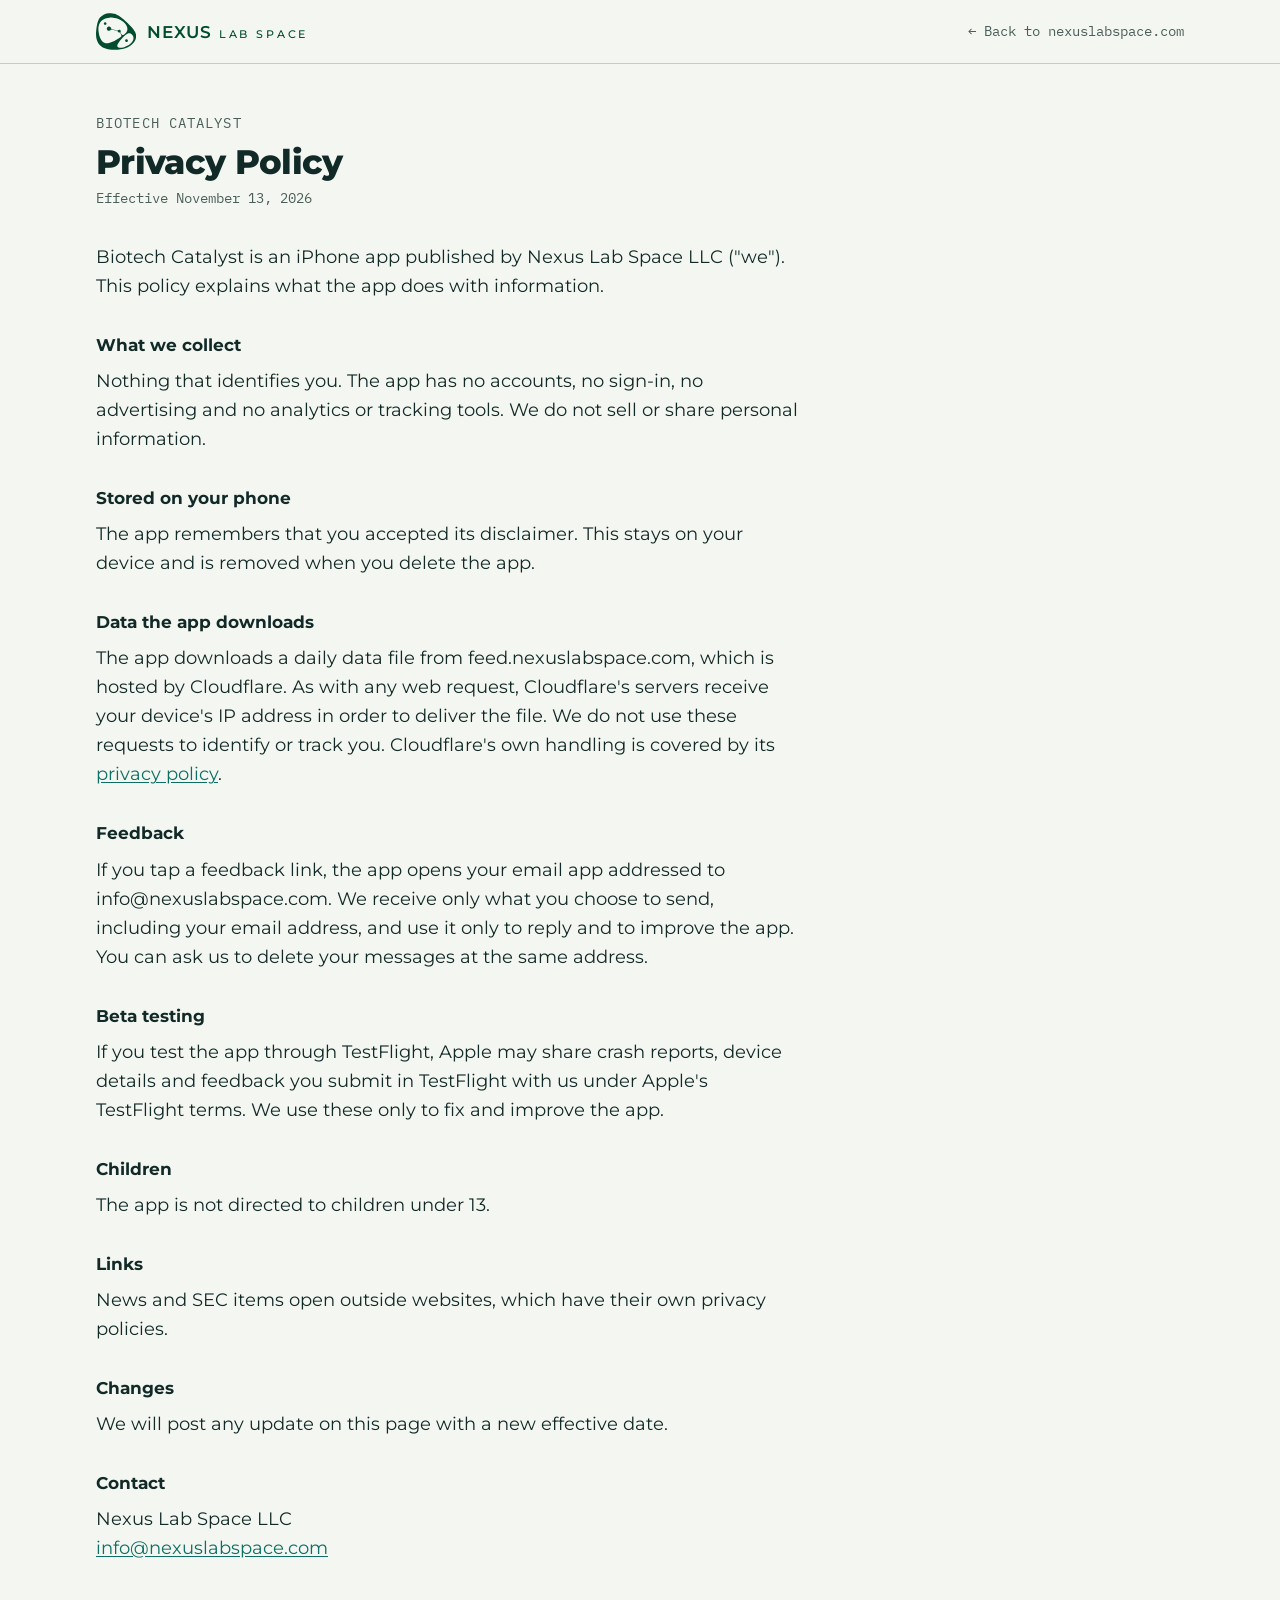
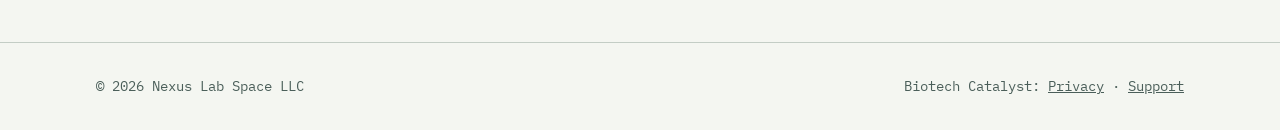
<file: biotech-catalyst/privacy/index.html>
<!doctype html>
<html lang="en">
<head>
<meta charset="utf-8">
<meta name="viewport" content="width=device-width, initial-scale=1, viewport-fit=cover">
<title>Biotech Catalyst Privacy Policy | Nexus Lab Space</title>
<meta name="description" content="Privacy policy for the Biotech Catalyst iPhone app by Nexus Lab Space LLC.">
<link rel="icon" type="image/svg+xml" href="data:image/svg+xml,%3Csvg%20xmlns%3D%22http%3A//www.w3.org/2000/svg%22%20viewBox%3D%2219%2017%201196%201104%22%3E%3Cpath%20fill%3D%22%23014d2e%22%20fill-rule%3D%22evenodd%22%20d%3D%22M619.0%201117.0C694.9%201113.0%20735.2%201107.7%20803.5%201092.9C810.9%201091.3%20834.0%201085.5%20846.5%201082.0C848.1%201081.6%20853.0%201080.2%20857.2%201079.1C870.5%201075.5%20902.8%201064.5%20916.5%201059.0C917.6%201058.6%20920.1%201057.6%20922.0%201056.9C945.1%201048.5%20990.4%201026.8%201011.9%201013.8C1015.3%201011.7%201018.3%201010.0%201018.5%201010.0C1019.2%201010.0%201045.2%20993.1%201053.0%20987.6C1072.3%20973.9%201092.2%20956.9%201112.6%20936.5C1136.3%20912.9%201150.8%20895.5%201166.6%20872.0C1177.0%20856.5%201190.4%20831.6%201196.4%20816.5C1197.9%20812.6%201199.8%20808.1%201200.5%20806.5C1204.7%20796.8%201206.3%20791.8%201211.5%20772.2C1223.0%20729.3%201222.8%20684.6%201210.9%20643.0C1206.5%20627.8%201203.9%20620.2%201199.9%20611.3C1198.9%20608.9%201198.0%20606.8%201198.0%20606.5C1198.0%20605.1%201186.1%20580.4%201180.1%20569.5C1174.5%20559.3%201160.5%20537.4%201154.0%20528.5C1152.0%20525.8%201147.0%20519.0%201143.0%20513.5C1136.3%20504.4%201131.1%20497.9%201112.1%20474.5C1074.3%20428.1%20973.9%20325.3%20908.1%20265.6C903.9%20261.8%20897.6%20256.0%20894.0%20252.6C890.4%20249.2%20884.1%20243.5%20880.0%20240.0C871.6%20232.7%20866.6%20228.3%20857.1%20219.5C832.3%20196.8%20765.7%20143.8%20742.0%20128.0C738.4%20125.6%20733.9%20122.4%20732.0%20120.9C727.3%20117.2%20701.1%20100.6%20689.2%2093.9C687.5%2092.8%20684.5%2091.2%20682.8%2090.1C681.0%2089.1%20677.5%2087.1%20675.0%2085.6C671.5%2083.5%20639.4%2067.5%20629.5%2063.0C614.1%2055.8%20590.0%2046.8%20571.5%2041.2C534.6%2030.0%20515.5%2026.2%20470.0%2020.8C456.0%2019.2%20405.6%2019.2%20391.5%2020.8C356.1%2024.9%20323.3%2032.3%20295.0%2042.7C277.9%2048.9%20274.7%2050.2%20259.2%2057.6C211.1%2080.6%20170.4%20112.6%20137.8%20153.3C116.6%20179.9%2096.3%20217.3%2081.8%20256.5C74.6%20276.1%2062.7%20314.9%2058.6%20332.2C57.7%20336.0%2056.3%20341.8%2055.5%20345.2C54.7%20348.7%2052.9%20357.4%2051.4%20364.5C50.0%20371.6%2048.3%20379.5%2047.8%20382.0C47.3%20384.5%2046.5%20388.9%2045.9%20391.8C45.0%20396.9%2044.0%20402.6%2042.0%20413.2C36.2%20445.3%2031.4%20476.9%2029.1%20498.0C26.0%20525.8%2024.9%20537.4%2023.0%20560.0C18.5%20615.8%2018.8%20672.1%2023.9%20719.1C24.4%20723.8%2025.1%20729.2%2025.4%20731.1C32.5%20775.6%2036.1%20792.5%2044.0%20819.0C45.8%20824.8%2047.5%20830.9%2048.0%20832.5C48.8%20835.5%2053.4%20848.8%2054.9%20852.5C68.5%20885.1%2077.6%20902.5%2092.9%20925.3C112.6%20954.8%20141.9%20985.8%20171.5%201008.7C194.8%201026.6%20229.5%201047.4%20255.5%201059.0C258.2%201060.2%20262.8%201062.2%20265.5%201063.5C268.3%201064.7%20272.6%201066.5%20275.0%201067.3C277.5%201068.1%20282.0%201069.8%20285.0%201071.0C305.1%201079.1%20348.4%201091.8%20373.0%201096.8C376.0%201097.5%20382.8%201098.9%20388.0%201100.0C401.4%201102.8%20426.5%201107.1%20439.8%201108.9C472.9%201113.3%20490.7%201115.0%20526.0%201116.9C547.5%201118.1%20597.9%201118.1%20619.0%201117.0ZM724.0%201054.4C700.1%201052.3%20680.1%201044.9%20669.2%201034.0C658.3%201023.1%20653.2%201008.0%20655.0%20992.0C656.3%20980.5%20660.1%20967.6%20666.3%20953.1C680.3%20920.3%20721.8%20860.9%20767.3%20808.0C802.1%20767.7%20811.7%20757.3%20837.5%20731.5C851.9%20717.0%20859.2%20710.1%20881.0%20690.1C884.3%20687.1%20901.5%20672.8%20909.4%20666.7C928.8%20651.3%20956.9%20635.3%20974.1%20629.6C1002.7%20620.2%201028.5%20620.0%201051.0%20629.0C1083.0%20641.7%201108.6%20666.7%201125.7%20702.0C1135.7%20722.6%201140.0%20742.4%201140.0%20768.0C1140.0%20801.7%201131.7%20829.7%201111.7%20863.5C1093.8%20893.7%201062.7%20927.6%201031.5%20950.9C1026.0%20955.0%201019.9%20959.6%201018.0%20961.0C995.7%20977.8%20955.7%201000.0%20923.5%201013.5C918.5%201015.5%20913.1%201017.8%20911.5%201018.5C908.6%201019.8%20902.3%201022.1%20882.5%201029.0C853.6%201039.0%20815.1%201048.2%20783.5%201052.5C773.0%201054.0%20733.4%201055.2%20724.0%201054.4ZM318.5%20920.4C316.9%20920.2%20312.1%20919.5%20308.0%20919.0C303.9%20918.4%20298.7%20917.5%20296.5%20917.0C294.3%20916.5%20289.5%20915.4%20285.8%20914.5C253.2%20906.8%20222.3%20885.9%20196.4%20854.0C190.5%20846.7%20176.2%20825.9%20171.8%20818.3C163.9%20804.3%20150.0%20776.4%20150.0%20774.4C150.0%20774.2%20148.7%20771.1%20147.0%20767.5C145.3%20763.9%20144.0%20760.7%20144.0%20760.5C144.0%20760.2%20143.2%20758.1%20142.1%20755.7C141.1%20753.4%20139.3%20749.0%20138.2%20746.0C137.1%20743.0%20135.4%20738.5%20134.5%20736.0C128.3%20719.4%20123.9%20704.6%20115.6%20671.5C108.8%20644.5%20106.8%20635.3%20103.1%20614.5C98.5%20588.6%2096.2%20571.6%2092.8%20538.5C90.9%20520.2%2091.2%20457.7%2093.3%20442.5C95.7%20424.7%20100.7%20400.4%20106.0%20381.5C108.3%20373.2%20112.8%20361.0%20119.1%20346.0C121.5%20340.4%20131.9%20319.6%20136.0%20312.5C138.9%20307.3%20153.4%20285.6%20157.4%20280.5C164.8%20270.9%20173.4%20261.6%20185.5%20249.9C209.6%20226.7%20242.3%20205.4%20279.0%20189.2C286.5%20185.9%20320.6%20173.8%20328.0%20171.8C329.9%20171.3%20333.1%20170.5%20335.0%20169.9C359.3%20163.4%20390.9%20158.0%20423.1%20155.1C448.1%20152.8%20504.6%20154.3%20532.0%20158.0C568.1%20162.8%20597.9%20168.6%20621.0%20175.1C647.8%20182.7%20665.9%20188.7%20681.5%20195.0C682.6%20195.4%20686.2%20196.8%20689.5%20198.1C713.5%20207.1%20755.3%20227.5%20775.0%20239.7C778.6%20241.9%20784.6%20245.6%20788.5%20248.0C820.9%20267.9%20846.2%20288.0%20873.0%20314.9C930.6%20372.9%20957.9%20429.6%20958.0%20491.5C958.0%20517.5%20952.5%20541.3%20940.9%20565.5C927.5%20593.6%20909.4%20615.9%20878.0%20643.6C864.3%20655.6%20858.9%20659.8%20850.9%20664.5C832.5%20675.3%20813.4%20675.1%20797.0%20664.0C788.0%20657.9%20771.8%20639.9%20765.9%20629.5C755.2%20610.5%20748.2%20596.1%20747.5%20591.8C746.9%20588.5%20747.2%20587.5%20749.9%20584.5C763.8%20568.7%20763.0%20544.6%20748.2%20528.7C738.2%20518.1%20728.4%20513.8%20714.5%20513.8C699.1%20513.9%20688.5%20519.3%20679.1%20531.8L673.6%20539.1L666.1%20538.4C659.6%20537.9%20638.1%20534.4%20620.5%20531.0C594.3%20525.9%20577.6%20522.1%20562.5%20517.9C558.6%20516.8%20553.9%20515.6%20552.0%20515.1C544.8%20513.2%20539.4%20511.7%20537.0%20510.9C535.6%20510.5%20529.8%20508.7%20524.0%20507.0C504.0%20500.9%20480.2%20492.6%20475.6%20490.1C472.9%20488.6%20472.5%20487.7%20472.3%20483.9C471.2%20465.1%20464.0%20449.8%20450.2%20436.9C438.3%20425.7%20426.7%20421.0%20409.6%20420.2C396.8%20419.7%20389.3%20421.0%20379.5%20425.5C363.8%20432.7%20349.9%20447.7%20345.6%20462.3C342.4%20472.9%20342.0%20475.7%20342.0%20485.4C342.0%20503.3%20347.6%20516.7%20360.6%20529.6C375.6%20544.5%20393.5%20550.9%20414.1%20548.8C433.8%20546.7%20450.5%20536.0%20462.9%20517.8C464.8%20515.0%20467.1%20512.8%20468.6%20512.4C471.1%20511.8%20481.8%20513.1%20491.0%20515.1C493.5%20515.6%20503.6%20517.7%20513.5%20519.6C523.4%20521.6%20533.1%20523.6%20535.0%20524.0C536.9%20524.4%20542.8%20525.7%20548.0%20526.9C562.7%20530.1%20581.7%20534.7%20590.0%20537.0C594.1%20538.2%20602.2%20540.4%20608.0%20542.0C628.5%20547.5%20630.6%20548.1%20643.5%20552.1C661.7%20557.8%20668.3%20560.1%20669.7%20561.2C670.3%20561.7%20671.1%20564.0%20671.5%20566.3C672.5%20572.0%20677.1%20581.6%20681.4%20586.6C691.4%20598.3%20710.7%20604.8%20724.0%20601.0C727.5%20600.0%20727.5%20600.1%20735.5%20608.3C755.6%20629.1%20772.3%20659.8%20777.1%20685.3C778.9%20694.6%20777.2%20705.9%20772.7%20715.5C768.4%20724.4%20765.8%20727.5%20755.4%20735.5C747.2%20741.8%20703.1%20771.6%20690.0%20779.7C686.4%20781.9%20679.7%20786.1%20675.0%20789.0C659.6%20798.5%20645.9%20806.7%20629.5%20816.0C624.0%20819.1%20617.9%20822.5%20616.0%20823.6C614.1%20824.8%20609.6%20827.3%20606.0%20829.2C602.4%20831.2%20597.2%20834.0%20594.5%20835.5C587.3%20839.5%20543.0%20861.8%20533.5%20866.2C529.1%20868.2%20522.4%20871.3%20518.5%20873.0C514.6%20874.7%20510.1%20876.7%20508.5%20877.5C506.9%20878.2%20499.6%20881.2%20492.5%20884.0C431.8%20908.3%20384.9%20919.6%20341.0%20920.5C330.3%20920.7%20320.1%20920.7%20318.5%20920.4ZM945.2%20881.9C952.4%20879.5%20955.7%20877.4%20962.3%20871.1C970.3%20863.5%20974.0%20854.4%20974.0%20841.9C974.0%20829.9%20970.5%20821.4%20962.0%20813.0C952.0%20803.1%20938.8%20798.6%20926.0%20800.8C916.7%20802.4%20910.9%20805.2%20904.1%20811.6C892.6%20822.2%20887.7%20837.8%20891.4%20851.5C894.5%20863.2%20899.1%20869.9%20908.1%20876.1C919.7%20883.9%20933.0%20886.0%20945.2%20881.9ZM300.2%20370.9C312.1%20368.4%20323.8%20360.0%20328.3%20350.8C339.7%20327.6%20329.1%20302.0%20305.0%20294.1C277.6%20285.1%20249.3%20309.6%20254.0%20338.4C255.4%20346.8%20259.4%20354.2%20266.0%20360.3C276.5%20370.1%20287.7%20373.5%20300.2%20370.9Z%22/%3E%3C/svg%3E">
<link rel="preconnect" href="https://fonts.googleapis.com">
<link rel="preconnect" href="https://fonts.gstatic.com" crossorigin>
<link rel="stylesheet" href="https://fonts.googleapis.com/css2?family=IBM+Plex+Mono:wght@400;500&family=Montserrat:wght@400;500;600;700;800&display=swap">
<style>
:root{
  --paper:#f4f6f1;--plate:#e2e8e1;--ink:#122a27;--ink-soft:#4b5f5a;--rule:#c3cdc5;--accent:#0d6f63;--logo:#014d2e;
  --display:"Montserrat","Helvetica Neue",Arial,sans-serif;--mono:"IBM Plex Mono",ui-monospace,Menlo,monospace;
  --step--1:clamp(.8rem,.78rem + .1vw,.86rem);--step-0:clamp(1rem,.96rem + .2vw,1.1rem);--step-2:clamp(1.5rem,1.3rem + 1vw,2.1rem);
  color-scheme:light}
@media (prefers-color-scheme: dark){:root:not([data-theme="light"]){
  --paper:#0e1817;--plate:#162523;--ink:#e3ebe6;--ink-soft:#9fb1ab;--rule:#2b3d3a;--accent:#4cc2b0;--logo:#8fd3b2;color-scheme:dark}}
:root[data-theme="dark"]{--paper:#0e1817;--plate:#162523;--ink:#e3ebe6;--ink-soft:#9fb1ab;--rule:#2b3d3a;--accent:#4cc2b0;--logo:#8fd3b2;color-scheme:dark}
*{box-sizing:border-box}
html{-webkit-text-size-adjust:100%}
body{margin:0;background:var(--paper);color:var(--ink);font-family:var(--display);font-size:var(--step-0);line-height:1.65;-webkit-font-smoothing:antialiased}
a{color:inherit}
.wrap{max-width:72rem;margin-inline:auto;padding-left:max(16px,env(safe-area-inset-left,0px));padding-right:max(16px,env(safe-area-inset-right,0px))}
@media (min-width:720px){.wrap{padding-left:max(32px,env(safe-area-inset-left,0px));padding-right:max(32px,env(safe-area-inset-right,0px))}}
header.top{border-bottom:1px solid var(--rule)}
.nav{display:flex;align-items:center;justify-content:space-between;gap:1rem;padding-block:.8rem;flex-wrap:wrap}
.brand{display:flex;align-items:center;gap:.7rem;text-decoration:none;white-space:nowrap}
.brand-mark{display:block;height:auto;flex:none}
.brand-name{font-family:var(--display);text-transform:uppercase;color:var(--logo);line-height:1;white-space:nowrap}
.brand-name .bn-1{font-weight:600;letter-spacing:.04em;font-size:1.08rem}
.brand-name .bn-2{font-weight:500;letter-spacing:.26em;font-size:.68rem;margin-left:.2em}
.back{font-family:var(--mono);font-size:var(--step--1);color:var(--ink-soft);text-decoration:none}
.back:hover{color:var(--accent);text-decoration:underline}
main{padding-block:3rem 4rem}
.doc{max-width:44rem}
.label{font-family:var(--mono);font-size:var(--step--1);letter-spacing:.08em;text-transform:uppercase;color:var(--ink-soft);margin:0 0 .6rem}
h1{font-family:var(--display);font-weight:800;font-size:var(--step-2);line-height:1.1;letter-spacing:-.02em;margin:0 0 .4rem;text-wrap:balance}
.meta{font-family:var(--mono);font-size:var(--step--1);color:var(--ink-soft);margin:0 0 2rem}
h2{font-family:var(--display);font-weight:700;font-size:1.05rem;margin:2rem 0 .4rem}
p,li{margin:0 0 1rem;max-width:62ch}
ul{padding-left:1.2rem;margin:0 0 1rem}
.doc a{color:var(--accent);text-underline-offset:2px}
.note{background:var(--plate);border-left:3px solid var(--accent);padding:1rem 1.2rem;margin:2rem 0;font-size:.95rem}
.note p:last-child{margin:0}
footer{border-top:1px solid var(--rule);padding-block:2rem}
.foot{display:flex;flex-wrap:wrap;justify-content:space-between;gap:1rem;font-family:var(--mono);font-size:var(--step--1);color:var(--ink-soft)}
.foot a{color:var(--ink-soft)}
:focus-visible{outline:2px solid var(--accent);outline-offset:3px}
</style>
</head>
<body>
<header class="top">
  <div class="wrap nav">
    <a class="brand" href="/" aria-label="Nexus Lab Space home">
      <svg class="brand-mark" width="40" height="37" viewBox="19 17 1196 1104" aria-hidden="true" focusable="false"><path fill="var(--logo)" fill-rule="evenodd" d="M619.0 1117.0C694.9 1113.0 735.2 1107.7 803.5 1092.9C810.9 1091.3 834.0 1085.5 846.5 1082.0C848.1 1081.6 853.0 1080.2 857.2 1079.1C870.5 1075.5 902.8 1064.5 916.5 1059.0C917.6 1058.6 920.1 1057.6 922.0 1056.9C945.1 1048.5 990.4 1026.8 1011.9 1013.8C1015.3 1011.7 1018.3 1010.0 1018.5 1010.0C1019.2 1010.0 1045.2 993.1 1053.0 987.6C1072.3 973.9 1092.2 956.9 1112.6 936.5C1136.3 912.9 1150.8 895.5 1166.6 872.0C1177.0 856.5 1190.4 831.6 1196.4 816.5C1197.9 812.6 1199.8 808.1 1200.5 806.5C1204.7 796.8 1206.3 791.8 1211.5 772.2C1223.0 729.3 1222.8 684.6 1210.9 643.0C1206.5 627.8 1203.9 620.2 1199.9 611.3C1198.9 608.9 1198.0 606.8 1198.0 606.5C1198.0 605.1 1186.1 580.4 1180.1 569.5C1174.5 559.3 1160.5 537.4 1154.0 528.5C1152.0 525.8 1147.0 519.0 1143.0 513.5C1136.3 504.4 1131.1 497.9 1112.1 474.5C1074.3 428.1 973.9 325.3 908.1 265.6C903.9 261.8 897.6 256.0 894.0 252.6C890.4 249.2 884.1 243.5 880.0 240.0C871.6 232.7 866.6 228.3 857.1 219.5C832.3 196.8 765.7 143.8 742.0 128.0C738.4 125.6 733.9 122.4 732.0 120.9C727.3 117.2 701.1 100.6 689.2 93.9C687.5 92.8 684.5 91.2 682.8 90.1C681.0 89.1 677.5 87.1 675.0 85.6C671.5 83.5 639.4 67.5 629.5 63.0C614.1 55.8 590.0 46.8 571.5 41.2C534.6 30.0 515.5 26.2 470.0 20.8C456.0 19.2 405.6 19.2 391.5 20.8C356.1 24.9 323.3 32.3 295.0 42.7C277.9 48.9 274.7 50.2 259.2 57.6C211.1 80.6 170.4 112.6 137.8 153.3C116.6 179.9 96.3 217.3 81.8 256.5C74.6 276.1 62.7 314.9 58.6 332.2C57.7 336.0 56.3 341.8 55.5 345.2C54.7 348.7 52.9 357.4 51.4 364.5C50.0 371.6 48.3 379.5 47.8 382.0C47.3 384.5 46.5 388.9 45.9 391.8C45.0 396.9 44.0 402.6 42.0 413.2C36.2 445.3 31.4 476.9 29.1 498.0C26.0 525.8 24.9 537.4 23.0 560.0C18.5 615.8 18.8 672.1 23.9 719.1C24.4 723.8 25.1 729.2 25.4 731.1C32.5 775.6 36.1 792.5 44.0 819.0C45.8 824.8 47.5 830.9 48.0 832.5C48.8 835.5 53.4 848.8 54.9 852.5C68.5 885.1 77.6 902.5 92.9 925.3C112.6 954.8 141.9 985.8 171.5 1008.7C194.8 1026.6 229.5 1047.4 255.5 1059.0C258.2 1060.2 262.8 1062.2 265.5 1063.5C268.3 1064.7 272.6 1066.5 275.0 1067.3C277.5 1068.1 282.0 1069.8 285.0 1071.0C305.1 1079.1 348.4 1091.8 373.0 1096.8C376.0 1097.5 382.8 1098.9 388.0 1100.0C401.4 1102.8 426.5 1107.1 439.8 1108.9C472.9 1113.3 490.7 1115.0 526.0 1116.9C547.5 1118.1 597.9 1118.1 619.0 1117.0ZM724.0 1054.4C700.1 1052.3 680.1 1044.9 669.2 1034.0C658.3 1023.1 653.2 1008.0 655.0 992.0C656.3 980.5 660.1 967.6 666.3 953.1C680.3 920.3 721.8 860.9 767.3 808.0C802.1 767.7 811.7 757.3 837.5 731.5C851.9 717.0 859.2 710.1 881.0 690.1C884.3 687.1 901.5 672.8 909.4 666.7C928.8 651.3 956.9 635.3 974.1 629.6C1002.7 620.2 1028.5 620.0 1051.0 629.0C1083.0 641.7 1108.6 666.7 1125.7 702.0C1135.7 722.6 1140.0 742.4 1140.0 768.0C1140.0 801.7 1131.7 829.7 1111.7 863.5C1093.8 893.7 1062.7 927.6 1031.5 950.9C1026.0 955.0 1019.9 959.6 1018.0 961.0C995.7 977.8 955.7 1000.0 923.5 1013.5C918.5 1015.5 913.1 1017.8 911.5 1018.5C908.6 1019.8 902.3 1022.1 882.5 1029.0C853.6 1039.0 815.1 1048.2 783.5 1052.5C773.0 1054.0 733.4 1055.2 724.0 1054.4ZM318.5 920.4C316.9 920.2 312.1 919.5 308.0 919.0C303.9 918.4 298.7 917.5 296.5 917.0C294.3 916.5 289.5 915.4 285.8 914.5C253.2 906.8 222.3 885.9 196.4 854.0C190.5 846.7 176.2 825.9 171.8 818.3C163.9 804.3 150.0 776.4 150.0 774.4C150.0 774.2 148.7 771.1 147.0 767.5C145.3 763.9 144.0 760.7 144.0 760.5C144.0 760.2 143.2 758.1 142.1 755.7C141.1 753.4 139.3 749.0 138.2 746.0C137.1 743.0 135.4 738.5 134.5 736.0C128.3 719.4 123.9 704.6 115.6 671.5C108.8 644.5 106.8 635.3 103.1 614.5C98.5 588.6 96.2 571.6 92.8 538.5C90.9 520.2 91.2 457.7 93.3 442.5C95.7 424.7 100.7 400.4 106.0 381.5C108.3 373.2 112.8 361.0 119.1 346.0C121.5 340.4 131.9 319.6 136.0 312.5C138.9 307.3 153.4 285.6 157.4 280.5C164.8 270.9 173.4 261.6 185.5 249.9C209.6 226.7 242.3 205.4 279.0 189.2C286.5 185.9 320.6 173.8 328.0 171.8C329.9 171.3 333.1 170.5 335.0 169.9C359.3 163.4 390.9 158.0 423.1 155.1C448.1 152.8 504.6 154.3 532.0 158.0C568.1 162.8 597.9 168.6 621.0 175.1C647.8 182.7 665.9 188.7 681.5 195.0C682.6 195.4 686.2 196.8 689.5 198.1C713.5 207.1 755.3 227.5 775.0 239.7C778.6 241.9 784.6 245.6 788.5 248.0C820.9 267.9 846.2 288.0 873.0 314.9C930.6 372.9 957.9 429.6 958.0 491.5C958.0 517.5 952.5 541.3 940.9 565.5C927.5 593.6 909.4 615.9 878.0 643.6C864.3 655.6 858.9 659.8 850.9 664.5C832.5 675.3 813.4 675.1 797.0 664.0C788.0 657.9 771.8 639.9 765.9 629.5C755.2 610.5 748.2 596.1 747.5 591.8C746.9 588.5 747.2 587.5 749.9 584.5C763.8 568.7 763.0 544.6 748.2 528.7C738.2 518.1 728.4 513.8 714.5 513.8C699.1 513.9 688.5 519.3 679.1 531.8L673.6 539.1L666.1 538.4C659.6 537.9 638.1 534.4 620.5 531.0C594.3 525.9 577.6 522.1 562.5 517.9C558.6 516.8 553.9 515.6 552.0 515.1C544.8 513.2 539.4 511.7 537.0 510.9C535.6 510.5 529.8 508.7 524.0 507.0C504.0 500.9 480.2 492.6 475.6 490.1C472.9 488.6 472.5 487.7 472.3 483.9C471.2 465.1 464.0 449.8 450.2 436.9C438.3 425.7 426.7 421.0 409.6 420.2C396.8 419.7 389.3 421.0 379.5 425.5C363.8 432.7 349.9 447.7 345.6 462.3C342.4 472.9 342.0 475.7 342.0 485.4C342.0 503.3 347.6 516.7 360.6 529.6C375.6 544.5 393.5 550.9 414.1 548.8C433.8 546.7 450.5 536.0 462.9 517.8C464.8 515.0 467.1 512.8 468.6 512.4C471.1 511.8 481.8 513.1 491.0 515.1C493.5 515.6 503.6 517.7 513.5 519.6C523.4 521.6 533.1 523.6 535.0 524.0C536.9 524.4 542.8 525.7 548.0 526.9C562.7 530.1 581.7 534.7 590.0 537.0C594.1 538.2 602.2 540.4 608.0 542.0C628.5 547.5 630.6 548.1 643.5 552.1C661.7 557.8 668.3 560.1 669.7 561.2C670.3 561.7 671.1 564.0 671.5 566.3C672.5 572.0 677.1 581.6 681.4 586.6C691.4 598.3 710.7 604.8 724.0 601.0C727.5 600.0 727.5 600.1 735.5 608.3C755.6 629.1 772.3 659.8 777.1 685.3C778.9 694.6 777.2 705.9 772.7 715.5C768.4 724.4 765.8 727.5 755.4 735.5C747.2 741.8 703.1 771.6 690.0 779.7C686.4 781.9 679.7 786.1 675.0 789.0C659.6 798.5 645.9 806.7 629.5 816.0C624.0 819.1 617.9 822.5 616.0 823.6C614.1 824.8 609.6 827.3 606.0 829.2C602.4 831.2 597.2 834.0 594.5 835.5C587.3 839.5 543.0 861.8 533.5 866.2C529.1 868.2 522.4 871.3 518.5 873.0C514.6 874.7 510.1 876.7 508.5 877.5C506.9 878.2 499.6 881.2 492.5 884.0C431.8 908.3 384.9 919.6 341.0 920.5C330.3 920.7 320.1 920.7 318.5 920.4ZM945.2 881.9C952.4 879.5 955.7 877.4 962.3 871.1C970.3 863.5 974.0 854.4 974.0 841.9C974.0 829.9 970.5 821.4 962.0 813.0C952.0 803.1 938.8 798.6 926.0 800.8C916.7 802.4 910.9 805.2 904.1 811.6C892.6 822.2 887.7 837.8 891.4 851.5C894.5 863.2 899.1 869.9 908.1 876.1C919.7 883.9 933.0 886.0 945.2 881.9ZM300.2 370.9C312.1 368.4 323.8 360.0 328.3 350.8C339.7 327.6 329.1 302.0 305.0 294.1C277.6 285.1 249.3 309.6 254.0 338.4C255.4 346.8 259.4 354.2 266.0 360.3C276.5 370.1 287.7 373.5 300.2 370.9Z"/></svg>
      <span class="brand-name"><span class="bn-1">Nexus</span> <span class="bn-2">Lab Space</span></span>
    </a>
    <a class="back" href="/">&larr; Back to nexuslabspace.com</a>
  </div>
</header>
<main>
  <div class="wrap">
    <article class="doc">
      <p class="label">Biotech Catalyst</p>
      <h1>Privacy Policy</h1>
      <p class="meta">Effective November 13, 2026</p>

      <p>Biotech Catalyst is an iPhone app published by Nexus Lab Space LLC ("we"). This policy explains what the app does with information.</p>

      <h2>What we collect</h2>
      <p>Nothing that identifies you. The app has no accounts, no sign-in, no advertising and no analytics or tracking tools. We do not sell or share personal information.</p>

      <h2>Stored on your phone</h2>
      <p>The app remembers that you accepted its disclaimer. This stays on your device and is removed when you delete the app.</p>

      <h2>Data the app downloads</h2>
      <p>The app downloads a daily data file from feed.nexuslabspace.com, which is hosted by Cloudflare. As with any web request, Cloudflare's servers receive your device's IP address in order to deliver the file. We do not use these requests to identify or track you. Cloudflare's own handling is covered by its <a href="https://www.cloudflare.com/privacypolicy/" rel="noopener">privacy policy</a>.</p>

      <h2>Feedback</h2>
      <p>If you tap a feedback link, the app opens your email app addressed to info@nexuslabspace.com. We receive only what you choose to send, including your email address, and use it only to reply and to improve the app. You can ask us to delete your messages at the same address.</p>

      <h2>Beta testing</h2>
      <p>If you test the app through TestFlight, Apple may share crash reports, device details and feedback you submit in TestFlight with us under Apple's TestFlight terms. We use these only to fix and improve the app.</p>

      <h2>Children</h2>
      <p>The app is not directed to children under 13.</p>

      <h2>Links</h2>
      <p>News and SEC items open outside websites, which have their own privacy policies.</p>

      <h2>Changes</h2>
      <p>We will post any update on this page with a new effective date.</p>

      <h2>Contact</h2>
      <p>Nexus Lab Space LLC<br><a href="mailto:info@nexuslabspace.com">info@nexuslabspace.com</a></p>
    </article>
  </div>
</main>
<footer>
  <div class="wrap foot">
    <span>&copy; 2026 Nexus Lab Space LLC</span>
    <span>Biotech Catalyst: <a href="/biotech-catalyst/privacy/">Privacy</a> &middot; <a href="/biotech-catalyst/support/">Support</a></span>
  </div>
</footer>
</body>
</html>
</file>
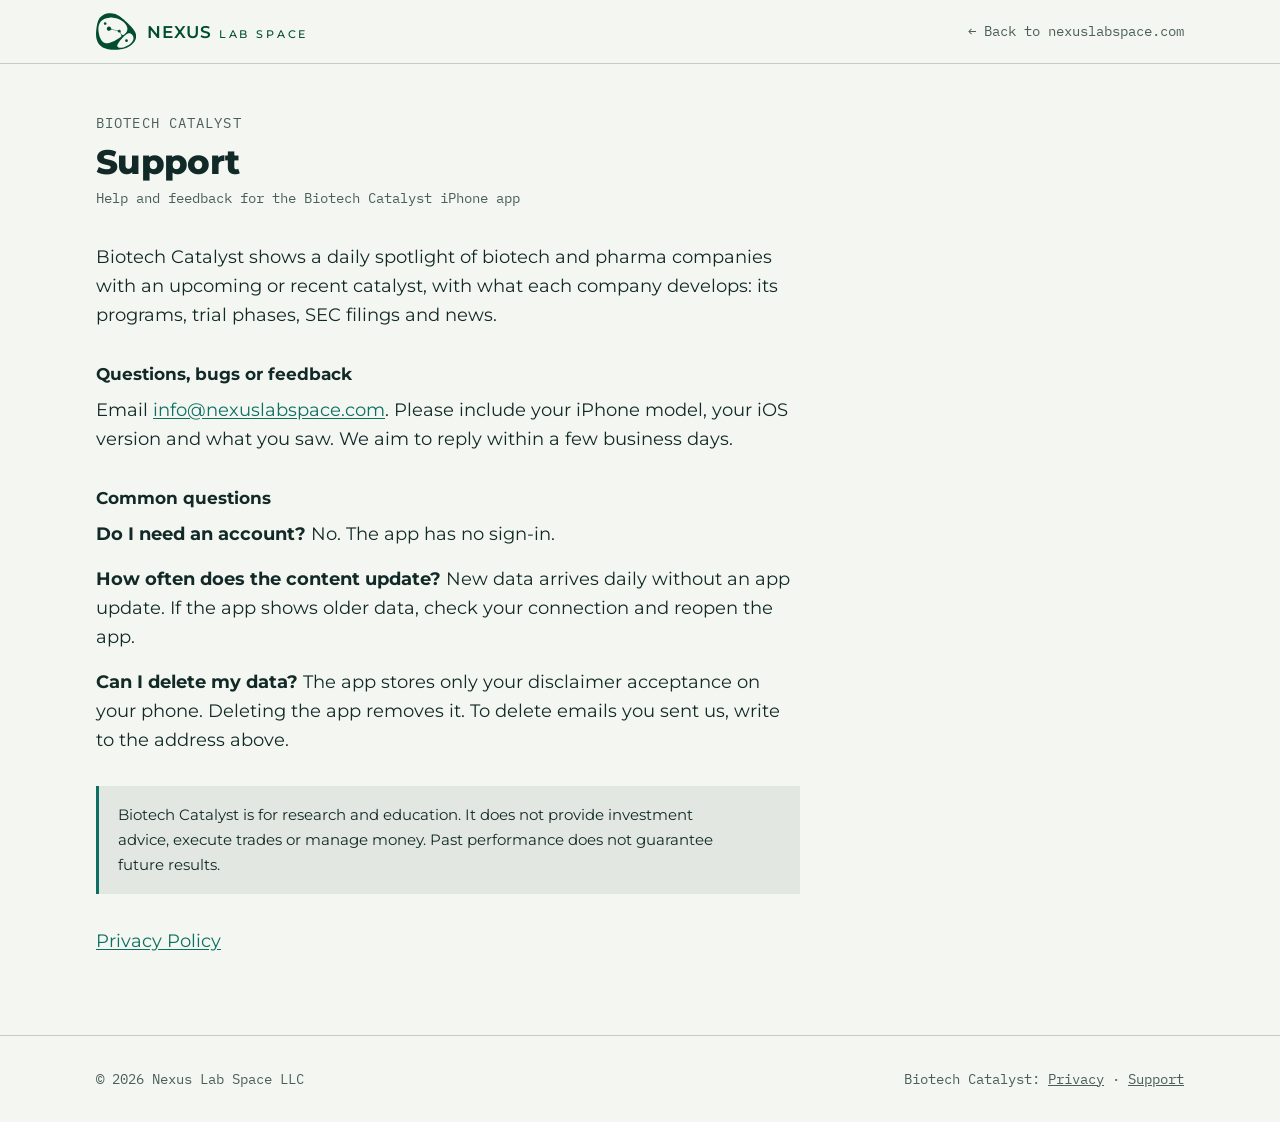
<file: biotech-catalyst/support/index.html>
<!doctype html>
<html lang="en">
<head>
<meta charset="utf-8">
<meta name="viewport" content="width=device-width, initial-scale=1, viewport-fit=cover">
<title>Biotech Catalyst Support | Nexus Lab Space</title>
<meta name="description" content="Support and feedback for the Biotech Catalyst iPhone app by Nexus Lab Space LLC.">
<link rel="icon" type="image/svg+xml" href="data:image/svg+xml,%3Csvg%20xmlns%3D%22http%3A//www.w3.org/2000/svg%22%20viewBox%3D%2219%2017%201196%201104%22%3E%3Cpath%20fill%3D%22%23014d2e%22%20fill-rule%3D%22evenodd%22%20d%3D%22M619.0%201117.0C694.9%201113.0%20735.2%201107.7%20803.5%201092.9C810.9%201091.3%20834.0%201085.5%20846.5%201082.0C848.1%201081.6%20853.0%201080.2%20857.2%201079.1C870.5%201075.5%20902.8%201064.5%20916.5%201059.0C917.6%201058.6%20920.1%201057.6%20922.0%201056.9C945.1%201048.5%20990.4%201026.8%201011.9%201013.8C1015.3%201011.7%201018.3%201010.0%201018.5%201010.0C1019.2%201010.0%201045.2%20993.1%201053.0%20987.6C1072.3%20973.9%201092.2%20956.9%201112.6%20936.5C1136.3%20912.9%201150.8%20895.5%201166.6%20872.0C1177.0%20856.5%201190.4%20831.6%201196.4%20816.5C1197.9%20812.6%201199.8%20808.1%201200.5%20806.5C1204.7%20796.8%201206.3%20791.8%201211.5%20772.2C1223.0%20729.3%201222.8%20684.6%201210.9%20643.0C1206.5%20627.8%201203.9%20620.2%201199.9%20611.3C1198.9%20608.9%201198.0%20606.8%201198.0%20606.5C1198.0%20605.1%201186.1%20580.4%201180.1%20569.5C1174.5%20559.3%201160.5%20537.4%201154.0%20528.5C1152.0%20525.8%201147.0%20519.0%201143.0%20513.5C1136.3%20504.4%201131.1%20497.9%201112.1%20474.5C1074.3%20428.1%20973.9%20325.3%20908.1%20265.6C903.9%20261.8%20897.6%20256.0%20894.0%20252.6C890.4%20249.2%20884.1%20243.5%20880.0%20240.0C871.6%20232.7%20866.6%20228.3%20857.1%20219.5C832.3%20196.8%20765.7%20143.8%20742.0%20128.0C738.4%20125.6%20733.9%20122.4%20732.0%20120.9C727.3%20117.2%20701.1%20100.6%20689.2%2093.9C687.5%2092.8%20684.5%2091.2%20682.8%2090.1C681.0%2089.1%20677.5%2087.1%20675.0%2085.6C671.5%2083.5%20639.4%2067.5%20629.5%2063.0C614.1%2055.8%20590.0%2046.8%20571.5%2041.2C534.6%2030.0%20515.5%2026.2%20470.0%2020.8C456.0%2019.2%20405.6%2019.2%20391.5%2020.8C356.1%2024.9%20323.3%2032.3%20295.0%2042.7C277.9%2048.9%20274.7%2050.2%20259.2%2057.6C211.1%2080.6%20170.4%20112.6%20137.8%20153.3C116.6%20179.9%2096.3%20217.3%2081.8%20256.5C74.6%20276.1%2062.7%20314.9%2058.6%20332.2C57.7%20336.0%2056.3%20341.8%2055.5%20345.2C54.7%20348.7%2052.9%20357.4%2051.4%20364.5C50.0%20371.6%2048.3%20379.5%2047.8%20382.0C47.3%20384.5%2046.5%20388.9%2045.9%20391.8C45.0%20396.9%2044.0%20402.6%2042.0%20413.2C36.2%20445.3%2031.4%20476.9%2029.1%20498.0C26.0%20525.8%2024.9%20537.4%2023.0%20560.0C18.5%20615.8%2018.8%20672.1%2023.9%20719.1C24.4%20723.8%2025.1%20729.2%2025.4%20731.1C32.5%20775.6%2036.1%20792.5%2044.0%20819.0C45.8%20824.8%2047.5%20830.9%2048.0%20832.5C48.8%20835.5%2053.4%20848.8%2054.9%20852.5C68.5%20885.1%2077.6%20902.5%2092.9%20925.3C112.6%20954.8%20141.9%20985.8%20171.5%201008.7C194.8%201026.6%20229.5%201047.4%20255.5%201059.0C258.2%201060.2%20262.8%201062.2%20265.5%201063.5C268.3%201064.7%20272.6%201066.5%20275.0%201067.3C277.5%201068.1%20282.0%201069.8%20285.0%201071.0C305.1%201079.1%20348.4%201091.8%20373.0%201096.8C376.0%201097.5%20382.8%201098.9%20388.0%201100.0C401.4%201102.8%20426.5%201107.1%20439.8%201108.9C472.9%201113.3%20490.7%201115.0%20526.0%201116.9C547.5%201118.1%20597.9%201118.1%20619.0%201117.0ZM724.0%201054.4C700.1%201052.3%20680.1%201044.9%20669.2%201034.0C658.3%201023.1%20653.2%201008.0%20655.0%20992.0C656.3%20980.5%20660.1%20967.6%20666.3%20953.1C680.3%20920.3%20721.8%20860.9%20767.3%20808.0C802.1%20767.7%20811.7%20757.3%20837.5%20731.5C851.9%20717.0%20859.2%20710.1%20881.0%20690.1C884.3%20687.1%20901.5%20672.8%20909.4%20666.7C928.8%20651.3%20956.9%20635.3%20974.1%20629.6C1002.7%20620.2%201028.5%20620.0%201051.0%20629.0C1083.0%20641.7%201108.6%20666.7%201125.7%20702.0C1135.7%20722.6%201140.0%20742.4%201140.0%20768.0C1140.0%20801.7%201131.7%20829.7%201111.7%20863.5C1093.8%20893.7%201062.7%20927.6%201031.5%20950.9C1026.0%20955.0%201019.9%20959.6%201018.0%20961.0C995.7%20977.8%20955.7%201000.0%20923.5%201013.5C918.5%201015.5%20913.1%201017.8%20911.5%201018.5C908.6%201019.8%20902.3%201022.1%20882.5%201029.0C853.6%201039.0%20815.1%201048.2%20783.5%201052.5C773.0%201054.0%20733.4%201055.2%20724.0%201054.4ZM318.5%20920.4C316.9%20920.2%20312.1%20919.5%20308.0%20919.0C303.9%20918.4%20298.7%20917.5%20296.5%20917.0C294.3%20916.5%20289.5%20915.4%20285.8%20914.5C253.2%20906.8%20222.3%20885.9%20196.4%20854.0C190.5%20846.7%20176.2%20825.9%20171.8%20818.3C163.9%20804.3%20150.0%20776.4%20150.0%20774.4C150.0%20774.2%20148.7%20771.1%20147.0%20767.5C145.3%20763.9%20144.0%20760.7%20144.0%20760.5C144.0%20760.2%20143.2%20758.1%20142.1%20755.7C141.1%20753.4%20139.3%20749.0%20138.2%20746.0C137.1%20743.0%20135.4%20738.5%20134.5%20736.0C128.3%20719.4%20123.9%20704.6%20115.6%20671.5C108.8%20644.5%20106.8%20635.3%20103.1%20614.5C98.5%20588.6%2096.2%20571.6%2092.8%20538.5C90.9%20520.2%2091.2%20457.7%2093.3%20442.5C95.7%20424.7%20100.7%20400.4%20106.0%20381.5C108.3%20373.2%20112.8%20361.0%20119.1%20346.0C121.5%20340.4%20131.9%20319.6%20136.0%20312.5C138.9%20307.3%20153.4%20285.6%20157.4%20280.5C164.8%20270.9%20173.4%20261.6%20185.5%20249.9C209.6%20226.7%20242.3%20205.4%20279.0%20189.2C286.5%20185.9%20320.6%20173.8%20328.0%20171.8C329.9%20171.3%20333.1%20170.5%20335.0%20169.9C359.3%20163.4%20390.9%20158.0%20423.1%20155.1C448.1%20152.8%20504.6%20154.3%20532.0%20158.0C568.1%20162.8%20597.9%20168.6%20621.0%20175.1C647.8%20182.7%20665.9%20188.7%20681.5%20195.0C682.6%20195.4%20686.2%20196.8%20689.5%20198.1C713.5%20207.1%20755.3%20227.5%20775.0%20239.7C778.6%20241.9%20784.6%20245.6%20788.5%20248.0C820.9%20267.9%20846.2%20288.0%20873.0%20314.9C930.6%20372.9%20957.9%20429.6%20958.0%20491.5C958.0%20517.5%20952.5%20541.3%20940.9%20565.5C927.5%20593.6%20909.4%20615.9%20878.0%20643.6C864.3%20655.6%20858.9%20659.8%20850.9%20664.5C832.5%20675.3%20813.4%20675.1%20797.0%20664.0C788.0%20657.9%20771.8%20639.9%20765.9%20629.5C755.2%20610.5%20748.2%20596.1%20747.5%20591.8C746.9%20588.5%20747.2%20587.5%20749.9%20584.5C763.8%20568.7%20763.0%20544.6%20748.2%20528.7C738.2%20518.1%20728.4%20513.8%20714.5%20513.8C699.1%20513.9%20688.5%20519.3%20679.1%20531.8L673.6%20539.1L666.1%20538.4C659.6%20537.9%20638.1%20534.4%20620.5%20531.0C594.3%20525.9%20577.6%20522.1%20562.5%20517.9C558.6%20516.8%20553.9%20515.6%20552.0%20515.1C544.8%20513.2%20539.4%20511.7%20537.0%20510.9C535.6%20510.5%20529.8%20508.7%20524.0%20507.0C504.0%20500.9%20480.2%20492.6%20475.6%20490.1C472.9%20488.6%20472.5%20487.7%20472.3%20483.9C471.2%20465.1%20464.0%20449.8%20450.2%20436.9C438.3%20425.7%20426.7%20421.0%20409.6%20420.2C396.8%20419.7%20389.3%20421.0%20379.5%20425.5C363.8%20432.7%20349.9%20447.7%20345.6%20462.3C342.4%20472.9%20342.0%20475.7%20342.0%20485.4C342.0%20503.3%20347.6%20516.7%20360.6%20529.6C375.6%20544.5%20393.5%20550.9%20414.1%20548.8C433.8%20546.7%20450.5%20536.0%20462.9%20517.8C464.8%20515.0%20467.1%20512.8%20468.6%20512.4C471.1%20511.8%20481.8%20513.1%20491.0%20515.1C493.5%20515.6%20503.6%20517.7%20513.5%20519.6C523.4%20521.6%20533.1%20523.6%20535.0%20524.0C536.9%20524.4%20542.8%20525.7%20548.0%20526.9C562.7%20530.1%20581.7%20534.7%20590.0%20537.0C594.1%20538.2%20602.2%20540.4%20608.0%20542.0C628.5%20547.5%20630.6%20548.1%20643.5%20552.1C661.7%20557.8%20668.3%20560.1%20669.7%20561.2C670.3%20561.7%20671.1%20564.0%20671.5%20566.3C672.5%20572.0%20677.1%20581.6%20681.4%20586.6C691.4%20598.3%20710.7%20604.8%20724.0%20601.0C727.5%20600.0%20727.5%20600.1%20735.5%20608.3C755.6%20629.1%20772.3%20659.8%20777.1%20685.3C778.9%20694.6%20777.2%20705.9%20772.7%20715.5C768.4%20724.4%20765.8%20727.5%20755.4%20735.5C747.2%20741.8%20703.1%20771.6%20690.0%20779.7C686.4%20781.9%20679.7%20786.1%20675.0%20789.0C659.6%20798.5%20645.9%20806.7%20629.5%20816.0C624.0%20819.1%20617.9%20822.5%20616.0%20823.6C614.1%20824.8%20609.6%20827.3%20606.0%20829.2C602.4%20831.2%20597.2%20834.0%20594.5%20835.5C587.3%20839.5%20543.0%20861.8%20533.5%20866.2C529.1%20868.2%20522.4%20871.3%20518.5%20873.0C514.6%20874.7%20510.1%20876.7%20508.5%20877.5C506.9%20878.2%20499.6%20881.2%20492.5%20884.0C431.8%20908.3%20384.9%20919.6%20341.0%20920.5C330.3%20920.7%20320.1%20920.7%20318.5%20920.4ZM945.2%20881.9C952.4%20879.5%20955.7%20877.4%20962.3%20871.1C970.3%20863.5%20974.0%20854.4%20974.0%20841.9C974.0%20829.9%20970.5%20821.4%20962.0%20813.0C952.0%20803.1%20938.8%20798.6%20926.0%20800.8C916.7%20802.4%20910.9%20805.2%20904.1%20811.6C892.6%20822.2%20887.7%20837.8%20891.4%20851.5C894.5%20863.2%20899.1%20869.9%20908.1%20876.1C919.7%20883.9%20933.0%20886.0%20945.2%20881.9ZM300.2%20370.9C312.1%20368.4%20323.8%20360.0%20328.3%20350.8C339.7%20327.6%20329.1%20302.0%20305.0%20294.1C277.6%20285.1%20249.3%20309.6%20254.0%20338.4C255.4%20346.8%20259.4%20354.2%20266.0%20360.3C276.5%20370.1%20287.7%20373.5%20300.2%20370.9Z%22/%3E%3C/svg%3E">
<link rel="preconnect" href="https://fonts.googleapis.com">
<link rel="preconnect" href="https://fonts.gstatic.com" crossorigin>
<link rel="stylesheet" href="https://fonts.googleapis.com/css2?family=IBM+Plex+Mono:wght@400;500&family=Montserrat:wght@400;500;600;700;800&display=swap">
<style>
:root{
  --paper:#f4f6f1;--plate:#e2e8e1;--ink:#122a27;--ink-soft:#4b5f5a;--rule:#c3cdc5;--accent:#0d6f63;--logo:#014d2e;
  --display:"Montserrat","Helvetica Neue",Arial,sans-serif;--mono:"IBM Plex Mono",ui-monospace,Menlo,monospace;
  --step--1:clamp(.8rem,.78rem + .1vw,.86rem);--step-0:clamp(1rem,.96rem + .2vw,1.1rem);--step-2:clamp(1.5rem,1.3rem + 1vw,2.1rem);
  color-scheme:light}
@media (prefers-color-scheme: dark){:root:not([data-theme="light"]){
  --paper:#0e1817;--plate:#162523;--ink:#e3ebe6;--ink-soft:#9fb1ab;--rule:#2b3d3a;--accent:#4cc2b0;--logo:#8fd3b2;color-scheme:dark}}
:root[data-theme="dark"]{--paper:#0e1817;--plate:#162523;--ink:#e3ebe6;--ink-soft:#9fb1ab;--rule:#2b3d3a;--accent:#4cc2b0;--logo:#8fd3b2;color-scheme:dark}
*{box-sizing:border-box}
html{-webkit-text-size-adjust:100%}
body{margin:0;background:var(--paper);color:var(--ink);font-family:var(--display);font-size:var(--step-0);line-height:1.65;-webkit-font-smoothing:antialiased}
a{color:inherit}
.wrap{max-width:72rem;margin-inline:auto;padding-left:max(16px,env(safe-area-inset-left,0px));padding-right:max(16px,env(safe-area-inset-right,0px))}
@media (min-width:720px){.wrap{padding-left:max(32px,env(safe-area-inset-left,0px));padding-right:max(32px,env(safe-area-inset-right,0px))}}
header.top{border-bottom:1px solid var(--rule)}
.nav{display:flex;align-items:center;justify-content:space-between;gap:1rem;padding-block:.8rem;flex-wrap:wrap}
.brand{display:flex;align-items:center;gap:.7rem;text-decoration:none;white-space:nowrap}
.brand-mark{display:block;height:auto;flex:none}
.brand-name{font-family:var(--display);text-transform:uppercase;color:var(--logo);line-height:1;white-space:nowrap}
.brand-name .bn-1{font-weight:600;letter-spacing:.04em;font-size:1.08rem}
.brand-name .bn-2{font-weight:500;letter-spacing:.26em;font-size:.68rem;margin-left:.2em}
.back{font-family:var(--mono);font-size:var(--step--1);color:var(--ink-soft);text-decoration:none}
.back:hover{color:var(--accent);text-decoration:underline}
main{padding-block:3rem 4rem}
.doc{max-width:44rem}
.label{font-family:var(--mono);font-size:var(--step--1);letter-spacing:.08em;text-transform:uppercase;color:var(--ink-soft);margin:0 0 .6rem}
h1{font-family:var(--display);font-weight:800;font-size:var(--step-2);line-height:1.1;letter-spacing:-.02em;margin:0 0 .4rem;text-wrap:balance}
.meta{font-family:var(--mono);font-size:var(--step--1);color:var(--ink-soft);margin:0 0 2rem}
h2{font-family:var(--display);font-weight:700;font-size:1.05rem;margin:2rem 0 .4rem}
p,li{margin:0 0 1rem;max-width:62ch}
ul{padding-left:1.2rem;margin:0 0 1rem}
.doc a{color:var(--accent);text-underline-offset:2px}
.note{background:var(--plate);border-left:3px solid var(--accent);padding:1rem 1.2rem;margin:2rem 0;font-size:.95rem}
.note p:last-child{margin:0}
footer{border-top:1px solid var(--rule);padding-block:2rem}
.foot{display:flex;flex-wrap:wrap;justify-content:space-between;gap:1rem;font-family:var(--mono);font-size:var(--step--1);color:var(--ink-soft)}
.foot a{color:var(--ink-soft)}
:focus-visible{outline:2px solid var(--accent);outline-offset:3px}
</style>
</head>
<body>
<header class="top">
  <div class="wrap nav">
    <a class="brand" href="/" aria-label="Nexus Lab Space home">
      <svg class="brand-mark" width="40" height="37" viewBox="19 17 1196 1104" aria-hidden="true" focusable="false"><path fill="var(--logo)" fill-rule="evenodd" d="M619.0 1117.0C694.9 1113.0 735.2 1107.7 803.5 1092.9C810.9 1091.3 834.0 1085.5 846.5 1082.0C848.1 1081.6 853.0 1080.2 857.2 1079.1C870.5 1075.5 902.8 1064.5 916.5 1059.0C917.6 1058.6 920.1 1057.6 922.0 1056.9C945.1 1048.5 990.4 1026.8 1011.9 1013.8C1015.3 1011.7 1018.3 1010.0 1018.5 1010.0C1019.2 1010.0 1045.2 993.1 1053.0 987.6C1072.3 973.9 1092.2 956.9 1112.6 936.5C1136.3 912.9 1150.8 895.5 1166.6 872.0C1177.0 856.5 1190.4 831.6 1196.4 816.5C1197.9 812.6 1199.8 808.1 1200.5 806.5C1204.7 796.8 1206.3 791.8 1211.5 772.2C1223.0 729.3 1222.8 684.6 1210.9 643.0C1206.5 627.8 1203.9 620.2 1199.9 611.3C1198.9 608.9 1198.0 606.8 1198.0 606.5C1198.0 605.1 1186.1 580.4 1180.1 569.5C1174.5 559.3 1160.5 537.4 1154.0 528.5C1152.0 525.8 1147.0 519.0 1143.0 513.5C1136.3 504.4 1131.1 497.9 1112.1 474.5C1074.3 428.1 973.9 325.3 908.1 265.6C903.9 261.8 897.6 256.0 894.0 252.6C890.4 249.2 884.1 243.5 880.0 240.0C871.6 232.7 866.6 228.3 857.1 219.5C832.3 196.8 765.7 143.8 742.0 128.0C738.4 125.6 733.9 122.4 732.0 120.9C727.3 117.2 701.1 100.6 689.2 93.9C687.5 92.8 684.5 91.2 682.8 90.1C681.0 89.1 677.5 87.1 675.0 85.6C671.5 83.5 639.4 67.5 629.5 63.0C614.1 55.8 590.0 46.8 571.5 41.2C534.6 30.0 515.5 26.2 470.0 20.8C456.0 19.2 405.6 19.2 391.5 20.8C356.1 24.9 323.3 32.3 295.0 42.7C277.9 48.9 274.7 50.2 259.2 57.6C211.1 80.6 170.4 112.6 137.8 153.3C116.6 179.9 96.3 217.3 81.8 256.5C74.6 276.1 62.7 314.9 58.6 332.2C57.7 336.0 56.3 341.8 55.5 345.2C54.7 348.7 52.9 357.4 51.4 364.5C50.0 371.6 48.3 379.5 47.8 382.0C47.3 384.5 46.5 388.9 45.9 391.8C45.0 396.9 44.0 402.6 42.0 413.2C36.2 445.3 31.4 476.9 29.1 498.0C26.0 525.8 24.9 537.4 23.0 560.0C18.5 615.8 18.8 672.1 23.9 719.1C24.4 723.8 25.1 729.2 25.4 731.1C32.5 775.6 36.1 792.5 44.0 819.0C45.8 824.8 47.5 830.9 48.0 832.5C48.8 835.5 53.4 848.8 54.9 852.5C68.5 885.1 77.6 902.5 92.9 925.3C112.6 954.8 141.9 985.8 171.5 1008.7C194.8 1026.6 229.5 1047.4 255.5 1059.0C258.2 1060.2 262.8 1062.2 265.5 1063.5C268.3 1064.7 272.6 1066.5 275.0 1067.3C277.5 1068.1 282.0 1069.8 285.0 1071.0C305.1 1079.1 348.4 1091.8 373.0 1096.8C376.0 1097.5 382.8 1098.9 388.0 1100.0C401.4 1102.8 426.5 1107.1 439.8 1108.9C472.9 1113.3 490.7 1115.0 526.0 1116.9C547.5 1118.1 597.9 1118.1 619.0 1117.0ZM724.0 1054.4C700.1 1052.3 680.1 1044.9 669.2 1034.0C658.3 1023.1 653.2 1008.0 655.0 992.0C656.3 980.5 660.1 967.6 666.3 953.1C680.3 920.3 721.8 860.9 767.3 808.0C802.1 767.7 811.7 757.3 837.5 731.5C851.9 717.0 859.2 710.1 881.0 690.1C884.3 687.1 901.5 672.8 909.4 666.7C928.8 651.3 956.9 635.3 974.1 629.6C1002.7 620.2 1028.5 620.0 1051.0 629.0C1083.0 641.7 1108.6 666.7 1125.7 702.0C1135.7 722.6 1140.0 742.4 1140.0 768.0C1140.0 801.7 1131.7 829.7 1111.7 863.5C1093.8 893.7 1062.7 927.6 1031.5 950.9C1026.0 955.0 1019.9 959.6 1018.0 961.0C995.7 977.8 955.7 1000.0 923.5 1013.5C918.5 1015.5 913.1 1017.8 911.5 1018.5C908.6 1019.8 902.3 1022.1 882.5 1029.0C853.6 1039.0 815.1 1048.2 783.5 1052.5C773.0 1054.0 733.4 1055.2 724.0 1054.4ZM318.5 920.4C316.9 920.2 312.1 919.5 308.0 919.0C303.9 918.4 298.7 917.5 296.5 917.0C294.3 916.5 289.5 915.4 285.8 914.5C253.2 906.8 222.3 885.9 196.4 854.0C190.5 846.7 176.2 825.9 171.8 818.3C163.9 804.3 150.0 776.4 150.0 774.4C150.0 774.2 148.7 771.1 147.0 767.5C145.3 763.9 144.0 760.7 144.0 760.5C144.0 760.2 143.2 758.1 142.1 755.7C141.1 753.4 139.3 749.0 138.2 746.0C137.1 743.0 135.4 738.5 134.5 736.0C128.3 719.4 123.9 704.6 115.6 671.5C108.8 644.5 106.8 635.3 103.1 614.5C98.5 588.6 96.2 571.6 92.8 538.5C90.9 520.2 91.2 457.7 93.3 442.5C95.7 424.7 100.7 400.4 106.0 381.5C108.3 373.2 112.8 361.0 119.1 346.0C121.5 340.4 131.9 319.6 136.0 312.5C138.9 307.3 153.4 285.6 157.4 280.5C164.8 270.9 173.4 261.6 185.5 249.9C209.6 226.7 242.3 205.4 279.0 189.2C286.5 185.9 320.6 173.8 328.0 171.8C329.9 171.3 333.1 170.5 335.0 169.9C359.3 163.4 390.9 158.0 423.1 155.1C448.1 152.8 504.6 154.3 532.0 158.0C568.1 162.8 597.9 168.6 621.0 175.1C647.8 182.7 665.9 188.7 681.5 195.0C682.6 195.4 686.2 196.8 689.5 198.1C713.5 207.1 755.3 227.5 775.0 239.7C778.6 241.9 784.6 245.6 788.5 248.0C820.9 267.9 846.2 288.0 873.0 314.9C930.6 372.9 957.9 429.6 958.0 491.5C958.0 517.5 952.5 541.3 940.9 565.5C927.5 593.6 909.4 615.9 878.0 643.6C864.3 655.6 858.9 659.8 850.9 664.5C832.5 675.3 813.4 675.1 797.0 664.0C788.0 657.9 771.8 639.9 765.9 629.5C755.2 610.5 748.2 596.1 747.5 591.8C746.9 588.5 747.2 587.5 749.9 584.5C763.8 568.7 763.0 544.6 748.2 528.7C738.2 518.1 728.4 513.8 714.5 513.8C699.1 513.9 688.5 519.3 679.1 531.8L673.6 539.1L666.1 538.4C659.6 537.9 638.1 534.4 620.5 531.0C594.3 525.9 577.6 522.1 562.5 517.9C558.6 516.8 553.9 515.6 552.0 515.1C544.8 513.2 539.4 511.7 537.0 510.9C535.6 510.5 529.8 508.7 524.0 507.0C504.0 500.9 480.2 492.6 475.6 490.1C472.9 488.6 472.5 487.7 472.3 483.9C471.2 465.1 464.0 449.8 450.2 436.9C438.3 425.7 426.7 421.0 409.6 420.2C396.8 419.7 389.3 421.0 379.5 425.5C363.8 432.7 349.9 447.7 345.6 462.3C342.4 472.9 342.0 475.7 342.0 485.4C342.0 503.3 347.6 516.7 360.6 529.6C375.6 544.5 393.5 550.9 414.1 548.8C433.8 546.7 450.5 536.0 462.9 517.8C464.8 515.0 467.1 512.8 468.6 512.4C471.1 511.8 481.8 513.1 491.0 515.1C493.5 515.6 503.6 517.7 513.5 519.6C523.4 521.6 533.1 523.6 535.0 524.0C536.9 524.4 542.8 525.7 548.0 526.9C562.7 530.1 581.7 534.7 590.0 537.0C594.1 538.2 602.2 540.4 608.0 542.0C628.5 547.5 630.6 548.1 643.5 552.1C661.7 557.8 668.3 560.1 669.7 561.2C670.3 561.7 671.1 564.0 671.5 566.3C672.5 572.0 677.1 581.6 681.4 586.6C691.4 598.3 710.7 604.8 724.0 601.0C727.5 600.0 727.5 600.1 735.5 608.3C755.6 629.1 772.3 659.8 777.1 685.3C778.9 694.6 777.2 705.9 772.7 715.5C768.4 724.4 765.8 727.5 755.4 735.5C747.2 741.8 703.1 771.6 690.0 779.7C686.4 781.9 679.7 786.1 675.0 789.0C659.6 798.5 645.9 806.7 629.5 816.0C624.0 819.1 617.9 822.5 616.0 823.6C614.1 824.8 609.6 827.3 606.0 829.2C602.4 831.2 597.2 834.0 594.5 835.5C587.3 839.5 543.0 861.8 533.5 866.2C529.1 868.2 522.4 871.3 518.5 873.0C514.6 874.7 510.1 876.7 508.5 877.5C506.9 878.2 499.6 881.2 492.5 884.0C431.8 908.3 384.9 919.6 341.0 920.5C330.3 920.7 320.1 920.7 318.5 920.4ZM945.2 881.9C952.4 879.5 955.7 877.4 962.3 871.1C970.3 863.5 974.0 854.4 974.0 841.9C974.0 829.9 970.5 821.4 962.0 813.0C952.0 803.1 938.8 798.6 926.0 800.8C916.7 802.4 910.9 805.2 904.1 811.6C892.6 822.2 887.7 837.8 891.4 851.5C894.5 863.2 899.1 869.9 908.1 876.1C919.7 883.9 933.0 886.0 945.2 881.9ZM300.2 370.9C312.1 368.4 323.8 360.0 328.3 350.8C339.7 327.6 329.1 302.0 305.0 294.1C277.6 285.1 249.3 309.6 254.0 338.4C255.4 346.8 259.4 354.2 266.0 360.3C276.5 370.1 287.7 373.5 300.2 370.9Z"/></svg>
      <span class="brand-name"><span class="bn-1">Nexus</span> <span class="bn-2">Lab Space</span></span>
    </a>
    <a class="back" href="/">&larr; Back to nexuslabspace.com</a>
  </div>
</header>
<main>
  <div class="wrap">
    <article class="doc">
      <p class="label">Biotech Catalyst</p>
      <h1>Support</h1>
      <p class="meta">Help and feedback for the Biotech Catalyst iPhone app</p>

      <p>Biotech Catalyst shows a daily spotlight of biotech and pharma companies with an upcoming or recent catalyst, with what each company develops: its programs, trial phases, SEC filings and news.</p>

      <h2>Questions, bugs or feedback</h2>
      <p>Email <a href="mailto:info@nexuslabspace.com?subject=Biotech%20Catalyst%20support">info@nexuslabspace.com</a>. Please include your iPhone model, your iOS version and what you saw. We aim to reply within a few business days.</p>

      <h2>Common questions</h2>
      <p><strong>Do I need an account?</strong> No. The app has no sign-in.</p>
      <p><strong>How often does the content update?</strong> New data arrives daily without an app update. If the app shows older data, check your connection and reopen the app.</p>
      <p><strong>Can I delete my data?</strong> The app stores only your disclaimer acceptance on your phone. Deleting the app removes it. To delete emails you sent us, write to the address above.</p>

      <div class="note">
        <p>Biotech Catalyst is for research and education. It does not provide investment advice, execute trades or manage money. Past performance does not guarantee future results.</p>
      </div>

      <p><a href="/biotech-catalyst/privacy/">Privacy Policy</a></p>
    </article>
  </div>
</main>
<footer>
  <div class="wrap foot">
    <span>&copy; 2026 Nexus Lab Space LLC</span>
    <span>Biotech Catalyst: <a href="/biotech-catalyst/privacy/">Privacy</a> &middot; <a href="/biotech-catalyst/support/">Support</a></span>
  </div>
</footer>
</body>
</html>
</file>
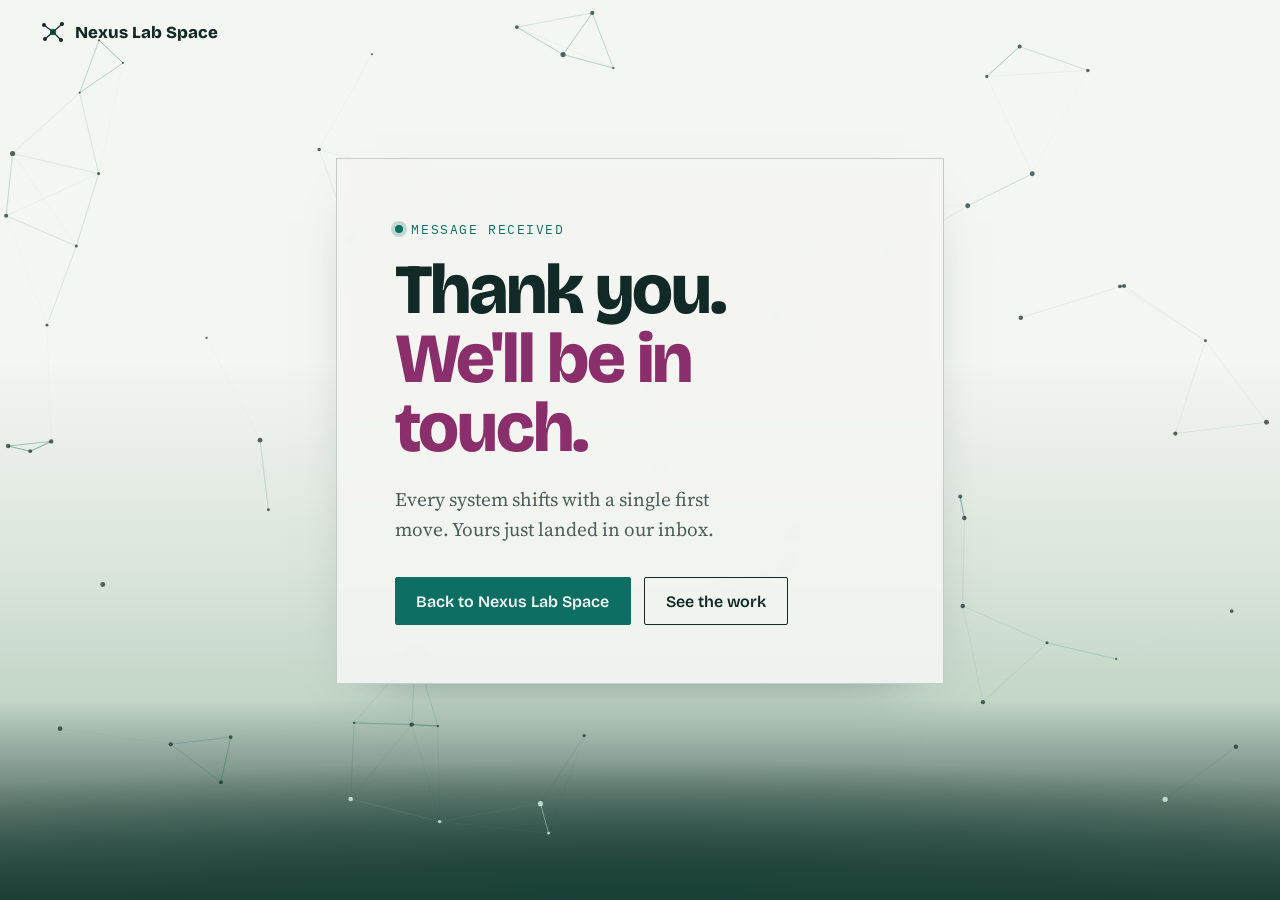
<file: thanks.html>
<!doctype html>
<html lang="en">
<head>
<meta charset="utf-8">
<meta name="viewport" content="width=device-width, initial-scale=1, viewport-fit=cover">
<title>Message received · Nexus Lab Space</title>
<meta name="robots" content="noindex">
<link rel="preconnect" href="https://fonts.googleapis.com">
<link rel="preconnect" href="https://fonts.gstatic.com" crossorigin>
<link rel="stylesheet" href="https://fonts.googleapis.com/css2?family=Bricolage+Grotesque:opsz,wght@12..96,400;12..96,600;12..96,800&family=Source+Serif+4:ital,opsz,wght@0,8..60,400;0,8..60,600;1,8..60,400&family=IBM+Plex+Mono:wght@400;500&display=swap">
<style>
:root{
  --paper:#f4f6f1;--plate:#e2e8e1;--ink:#122a27;--ink-soft:#4b5f5a;--rule:#c3cdc5;
  --accent:#0d6f63;--flash:#8a2f6b;--on-accent:#f3f7f4;--hero-mid:#c3d6c8;--hero-deep:#1c3a32;
  --display:"Bricolage Grotesque","Helvetica Neue",Arial,sans-serif;
  --body:"Source Serif 4",Georgia,"Times New Roman",serif;
  --mono:"IBM Plex Mono",ui-monospace,Menlo,monospace;
}
@media (prefers-color-scheme: dark){:root:not([data-theme="light"]){
  --paper:#0e1817;--plate:#162523;--ink:#e3ebe6;--ink-soft:#9fb1ab;--rule:#2b3d3a;
  --accent:#4cc2b0;--flash:#e07bbd;--on-accent:#06201c;--hero-mid:#12231f;--hero-deep:#07110e;color-scheme:dark}}
:root[data-theme="dark"]{
  --paper:#0e1817;--plate:#162523;--ink:#e3ebe6;--ink-soft:#9fb1ab;--rule:#2b3d3a;
  --accent:#4cc2b0;--flash:#e07bbd;--on-accent:#06201c;--hero-mid:#12231f;--hero-deep:#07110e;color-scheme:dark}
*{box-sizing:border-box}
html,body{height:100%}
body{margin:0;min-height:100vh;display:flex;flex-direction:column;color:var(--ink);font-family:var(--body);-webkit-font-smoothing:antialiased;position:relative;isolation:isolate;overflow-x:hidden;
  background:
    radial-gradient(90% 140px at 50% 100%,color-mix(in srgb,var(--hero-deep) 85%,#0d6f63) 0%,transparent 100%),
    linear-gradient(180deg,var(--paper) 0%,var(--paper) 40%,color-mix(in srgb,var(--paper) 50%,var(--hero-mid)) 62%,var(--hero-mid) calc(100% - 200px),
      color-mix(in srgb,var(--hero-mid) 45%,var(--hero-deep)) calc(100% - 100px),var(--hero-deep) 100%)}
#net{position:fixed;inset:0;width:100%;height:100%;z-index:-1;display:block}
header{padding:1.2rem clamp(1rem,4vw,2.5rem)}
.brand{display:inline-flex;align-items:center;gap:.55rem;font-family:var(--display);font-weight:800;font-size:1.05rem;color:var(--ink);text-decoration:none}
main{flex:1;display:grid;place-items:center;padding:1rem clamp(1rem,4vw,2.5rem) 9rem}
.card{width:100%;max-width:38rem;background:color-mix(in srgb,var(--paper) 90%,transparent);border:1px solid var(--rule);padding:clamp(2rem,6vw,3.6rem);
  -webkit-backdrop-filter:blur(6px);backdrop-filter:blur(6px);box-shadow:0 24px 60px -40px rgba(18,42,39,.55)}
.label{font-family:var(--mono);font-size:.82rem;letter-spacing:.12em;text-transform:uppercase;color:var(--accent);display:inline-flex;align-items:center;gap:.55rem}
.label::before{content:"";width:8px;height:8px;border-radius:50%;background:var(--accent);box-shadow:0 0 0 4px color-mix(in srgb,var(--accent) 22%,transparent)}
h1{font-family:var(--display);font-weight:800;font-size:clamp(2.5rem,1.8rem + 3.6vw,4.4rem);line-height:.98;letter-spacing:-.03em;margin:1.1rem 0 1.3rem}
h1 em{font-style:normal;color:var(--flash);display:block}
p{font-size:clamp(1.05rem,1rem + .3vw,1.2rem);line-height:1.6;color:var(--ink-soft);margin:0 0 .6rem;max-width:34ch}
.small{font-family:var(--mono);font-size:.82rem;color:var(--ink-soft);margin-top:1.4rem}
.actions{display:flex;flex-wrap:wrap;gap:.8rem;margin-top:2rem}
.btn{display:inline-flex;align-items:center;font-family:var(--display);font-weight:600;font-size:1rem;text-decoration:none;padding:.85em 1.3em;border-radius:2px;border:1.5px solid var(--ink);color:var(--ink);transition:background .2s,color .2s}
.btn-primary{background:var(--accent);border-color:var(--accent);color:var(--on-accent)}
.btn-primary:hover,.btn:hover{background:var(--ink);border-color:var(--ink);color:var(--paper)}
a:focus-visible{outline:2px solid var(--accent);outline-offset:3px}
</style>
</head>
<body>
<canvas id="net" aria-hidden="true"></canvas>
<header>
  <a class="brand" href="./" aria-label="Nexus Lab Space home">
    <svg width="26" height="26" viewBox="0 0 26 26" aria-hidden="true"><circle cx="13" cy="13" r="3.2" fill="var(--accent)"/><circle cx="4" cy="6" r="2" fill="var(--ink)"/><circle cx="22" cy="5" r="2" fill="var(--ink)"/><circle cx="21" cy="21" r="2" fill="var(--ink)"/><circle cx="5" cy="20" r="2" fill="var(--ink)"/><path d="M4 6 13 13 22 5M13 13 21 21M13 13 5 20" stroke="var(--ink)" stroke-width="1.2" fill="none"/></svg>
    Nexus Lab Space
  </a>
</header>
<main>
  <section class="card" aria-labelledby="t">
    <span class="label">Message received</span>
    <h1 id="t">Thank you. <em>We'll be in touch.</em></h1>
    <p>Every system shifts with a single first move. Yours just landed in our inbox.</p>
    <div class="actions">
      <a class="btn btn-primary" href="./">Back to Nexus Lab Space</a>
      <a class="btn" href="./#work">See the work</a>
    </div>
  </section>
</main>
<script>
/* a quieter version of the homepage network */
(function(){
  var c=document.getElementById('net'); if(!c||!c.getContext) return;
  var x=c.getContext('2d'), W, H, n=[], reduce=window.matchMedia('(prefers-reduced-motion: reduce)').matches;
  var POP=['16,185,150','44,150,230','122,92,214','214,58,150','30,200,120'];
  function size(){ var d=Math.min(window.devicePixelRatio||1,2); W=innerWidth; H=innerHeight; c.width=W*d; c.height=H*d; x.setTransform(d,0,0,d,0,0);
    n=[]; var k=Math.max(28,Math.min(90,Math.floor(W*H/16000))); for(var i=0;i<k;i++) n.push({x:Math.random()*W,y:Math.random()*H,vx:(Math.random()-.5)*.35,vy:(Math.random()-.5)*.35,r:Math.random()*1.6+1,f:0,col:POP[i%5]}); }
  function deep(y){ var k=(y-(H-200))/180; return k<0?0:k>1?1:k; }
  function draw(){ x.clearRect(0,0,W,H); var D=140;
    for(var i=0;i<n.length;i++) for(var j=i+1;j<n.length;j++){ var a=n[i],b=n[j],dx=a.x-b.x,dy=a.y-b.y,d=Math.sqrt(dx*dx+dy*dy);
      if(d<D){ var k=deep((a.y+b.y)/2); x.strokeStyle='rgba('+(k>.5?'207,236,222':'13,111,99')+','+(1-d/D)*.55+')'; x.lineWidth=(1-d/D)*1.3; x.beginPath(); x.moveTo(a.x,a.y); x.lineTo(b.x,b.y); x.stroke(); } }
    n.forEach(function(p){ if(p.f>0){ var R=8+18*p.f,g=x.createRadialGradient(p.x,p.y,0,p.x,p.y,R); g.addColorStop(0,'rgba('+p.col+','+.7*p.f+')'); g.addColorStop(1,'rgba('+p.col+',0)'); x.fillStyle=g; x.beginPath(); x.arc(p.x,p.y,R,0,7); x.fill(); }
      x.fillStyle=p.f>.05?'rgba('+p.col+',1)':(deep(p.y)>.5?'rgba(207,236,222,.85)':'rgba(18,42,39,.7)'); x.beginPath(); x.arc(p.x,p.y,p.r,0,7); x.fill(); }); }
  function step(){ n.forEach(function(p){ p.x+=p.vx; p.y+=p.vy; if(p.x<0||p.x>W)p.vx*=-1; if(p.y<0||p.y>H)p.vy*=-1; p.f=Math.max(0,p.f-.02); });
    if(Math.random()<.06) n[Math.floor(Math.random()*n.length)].f=1; draw(); requestAnimationFrame(step); }
  size(); addEventListener('resize',size);
  if(reduce){ for(var i=0;i<4;i++) n[i].f=.8; draw(); } else step();
})();
</script>
</body>
</html>
</file>
<file: assets/site.css>
/* Layout: specimen-plate field journal. Hero plate with a captioned figure, a method spine with a sticky phase index, then tracks, proof, engagements, FAQ, contact. */
:root{
  --paper:#f4f6f1;      /* herbarium mount, near white */
  --band:#d2e2d6;       /* alternating section band, sage */
  --plate:#e2e8e1;      /* slightly deeper panel */
  --ink:#122a27;        /* deep spruce ink */
  --ink-soft:#4b5f5a;
  --rule:#c3cdc5;
  --accent:#0d6f63;     /* hummingbird gorget teal */
  --flash:#8a2f6b;      /* plumage magenta, used once per view */
  --on-accent:#f3f7f4;
  --hero-mid:#c3d6c8;   /* hero gradient: soft sage */
  --hero-deep:#1c3a32;  /* hero gradient: very dark sage */
  --hero-on-deep:#cfe0d6;
  --field:#070d0c;      /* dark-field slide, same in both themes */
  --field-ink:#cfe0da;
  --field-soft:#7f958f;
  --display:"Montserrat", "Helvetica Neue", Arial, sans-serif;
  --body:"Montserrat", "Helvetica Neue", Arial, sans-serif;
  --mono:"IBM Plex Mono", ui-monospace, Menlo, monospace;
  --step--1:clamp(.8rem,.78rem + .1vw,.86rem);
  --step-0:clamp(1rem,.96rem + .2vw,1.1rem);
  --step-1:clamp(1.2rem,1.1rem + .5vw,1.45rem);
  --step-2:clamp(1.5rem,1.3rem + 1vw,2.1rem);
  --step-3:clamp(2rem,1.6rem + 2vw,3.2rem);
  --step-4:clamp(2.5rem,1.8rem + 3.6vw,4.9rem);
  --wrap:72rem;
}
@media (prefers-color-scheme: dark){:root:not([data-theme="light"]){
  --paper:#0e1817;--band:#1a332d;--hero-mid:#12231f;--hero-deep:#07110e;--hero-on-deep:#9fb1ab;--plate:#162523;--ink:#e3ebe6;--ink-soft:#9fb1ab;--rule:#2b3d3a;
  --accent:#4cc2b0;--flash:#e07bbd;--on-accent:#06201c;color-scheme:dark}}
:root[data-theme="dark"]{
  --paper:#0e1817;--band:#1a332d;--hero-mid:#12231f;--hero-deep:#07110e;--hero-on-deep:#9fb1ab;--plate:#162523;--ink:#e3ebe6;--ink-soft:#9fb1ab;--rule:#2b3d3a;
  --accent:#4cc2b0;--flash:#e07bbd;--on-accent:#06201c;color-scheme:dark}

*{box-sizing:border-box}
[hidden]{display:none!important}
html{scroll-behavior:smooth}
@media (prefers-reduced-motion: reduce){html{scroll-behavior:auto}*{transition:none!important;animation:none!important}}
body{margin:0;background:var(--paper);color:var(--ink);font-family:var(--body);font-size:var(--step-0);line-height:1.6;-webkit-font-smoothing:antialiased}
body::before{content:"";position:fixed;inset:0 0 auto;height:env(safe-area-inset-top,0px);z-index:10;background:var(--paper)}
a{color:inherit}
img{display:block;max-width:100%;height:auto}
h1,h2,h3{font-family:var(--display);font-weight:800;line-height:1.02;letter-spacing:-.02em;text-wrap:balance;margin:0}
p{margin:0;max-width:62ch}
.wrap{max-width:var(--wrap);margin-inline:auto;padding-left:max(16px,env(safe-area-inset-left,0px));padding-right:max(16px,env(safe-area-inset-right,0px))}
@media (min-width:720px){.wrap{padding-left:max(32px,env(safe-area-inset-left,0px));padding-right:max(32px,env(safe-area-inset-right,0px))}}
.label{font-family:var(--mono);font-size:var(--step--1);letter-spacing:.08em;text-transform:uppercase;color:var(--ink-soft)}
:focus-visible{outline:2px solid var(--accent);outline-offset:3px}
.btn{display:inline-flex;align-items:center;gap:.5em;font-family:var(--display);font-weight:600;font-size:1rem;text-decoration:none;padding:.85em 1.3em;border-radius:2px;border:1.5px solid var(--ink);transition:background .2s,color .2s}
.btn-primary{background:var(--accent);border-color:var(--accent);color:var(--on-accent)}
.btn-primary:hover{background:var(--ink);border-color:var(--ink);color:var(--paper)}
.btn-quiet{background:transparent;color:var(--ink)}
.btn-quiet:hover{background:var(--ink);color:var(--paper)}

/* nav */
header.top{position:sticky;top:env(safe-area-inset-top,0px);z-index:9;background:color-mix(in srgb,var(--paper) 92%,transparent);backdrop-filter:blur(8px);border-bottom:1px solid var(--rule)}
.nav{display:flex;align-items:center;justify-content:space-between;gap:1rem;padding-block:.8rem}
.brand{font-family:var(--display);font-weight:800;font-size:1.05rem;text-decoration:none;display:flex;align-items:center;gap:.55rem;white-space:nowrap}
.brand svg{flex:none}
.brand-text{display:grid;gap:.12rem;line-height:1.15;min-width:0}
.brand{flex:none}
.brand-tag{font-family:var(--mono);font-weight:400;font-size:.66rem;letter-spacing:.07em;text-transform:uppercase;color:var(--ink-soft);white-space:nowrap}
@media (max-width:479px){.brand-loc{display:none}}
.nav ul a{white-space:nowrap}
.nav .btn{white-space:nowrap;gap:0}
@media (max-width:479px){.btn-long{display:none}}
@media (max-width:420px){.brand-tag{font-size:.58rem;letter-spacing:.04em}}
.nav ul{display:flex;gap:1.1rem;list-style:none;margin:0;padding:0;font-family:var(--display);font-size:.95rem}
.nav ul a{text-decoration:none;color:var(--ink-soft)}
.nav ul{gap:.35rem}
.nav ul a{position:relative;display:block;padding:.45rem .7rem;border-radius:99px;transition:color .2s,background-color .2s}
.nav ul a::after{content:"";position:absolute;left:.7rem;right:.7rem;bottom:.2rem;height:2px;border-radius:2px;background:var(--accent);transform:scaleX(0);transform-origin:left;transition:transform .25s ease}
.nav ul a:hover{color:var(--ink);background:color-mix(in srgb,var(--accent) 10%,transparent)}
.nav ul a:hover::after{transform:scaleX(1)}
.nav ul a[aria-current="true"]{color:var(--accent);font-weight:600}
.nav ul a[aria-current="true"]::after{transform:scaleX(1)}
.nav ul a:focus-visible{outline:2px solid var(--accent);outline-offset:2px}
@media (prefers-reduced-motion: reduce){.nav ul a,.nav ul a::after{transition:none}}
.nav .btn{padding:.55em 1em;font-size:.9rem}
@media (max-width:1079px){.nav ul{display:none}}

/* hero */
.hero{padding-block:clamp(2.5rem,6vw,5rem) clamp(3.5rem,7vw,6rem)}
.hero-grid{display:grid;gap:clamp(2rem,4vw,3.5rem);grid-template-columns:1fr}
@media (min-width:900px){.hero-grid{grid-template-columns:.9fr 1.1fr;align-items:center}}
.hero h1{font-size:var(--step-4);margin-block:0 1.4rem}
.hero h1 em{font-style:normal;color:var(--flash)}
.hero .lede{font-size:var(--step-1);line-height:1.5;color:var(--ink-soft);max-width:36ch}
.hero .actions{display:flex;flex-wrap:wrap;gap:.8rem;margin-top:2rem}
figure{margin:0}
.plate{background:var(--plate);padding:clamp(.8rem,1.5vw,1.1rem);border:1px solid var(--rule)}
.plate img{aspect-ratio:4/5;object-fit:cover;width:100%;max-width:100%}
.plate figcaption{display:grid;grid-template-columns:auto 1fr;gap:.2rem 1rem;padding-top:.9rem;font-family:var(--mono);font-size:var(--step--1);line-height:1.45;color:var(--ink-soft)}
.plate figcaption b{font-weight:500;color:var(--ink)}
.plate figcaption .fn-label,.plate figcaption .fn-text{margin-top:.5rem;padding-top:.6rem;border-top:1px solid var(--rule);color:var(--accent)}
.plate figcaption .fn-label{font-weight:500;align-self:baseline}
.plate figcaption .fn-text{font-family:var(--display);font-weight:800;font-size:var(--step-1);line-height:1.15;letter-spacing:-.01em}
/* live specimen */
.specimen{position:relative;aspect-ratio:16/10;width:100%;max-width:100%;background:var(--field);overflow:hidden;cursor:crosshair;touch-action:pan-y}
.specimen canvas,.specimen img{position:absolute;inset:0;width:100%;height:100%;display:block}
.specimen img{object-fit:cover}
.inset{position:absolute;top:.7rem;right:.7rem;width:26%;margin:0;display:grid;gap:.3rem;z-index:1}
.specimen .inset img{position:static;width:100%;height:auto;aspect-ratio:1/1;object-fit:cover;object-position:60% 40%;border:1px solid rgba(207,224,218,.35);max-width:100%}
.inset span{font-family:var(--mono);font-size:.68rem;letter-spacing:.08em;text-transform:uppercase;color:var(--field-soft);text-align:right}
.readout{position:absolute;left:.8rem;right:.8rem;bottom:.7rem;display:flex;justify-content:space-between;gap:1rem;font-family:var(--mono);font-size:.72rem;letter-spacing:.04em;color:var(--field-soft);pointer-events:none;font-variant-numeric:tabular-nums}
.readout b{color:var(--field-ink);font-weight:500}
.tag{position:absolute;top:.7rem;left:.8rem;font-family:var(--mono);font-size:.72rem;letter-spacing:.08em;text-transform:uppercase;color:var(--field-soft);pointer-events:none;display:flex;align-items:center;gap:.45rem}
.tag i{width:.45rem;height:.45rem;border-radius:50%;background:#4cc2b0;display:inline-block;animation:pulse 2.4s ease-in-out infinite}
@keyframes pulse{50%{opacity:.25}}
.plate .control{display:grid;grid-template-columns:auto 1fr auto;align-items:center;gap:.8rem;padding-top:.9rem;font-family:var(--mono);font-size:var(--step--1);color:var(--ink-soft);font-variant-numeric:tabular-nums}
.control input{width:100%;accent-color:var(--accent);min-width:0}
.credits{margin-top:clamp(2.5rem,5vw,4rem);padding-top:1.2rem;border-top:1px solid var(--rule);display:flex;flex-wrap:wrap;gap:.6rem 2rem;align-items:baseline}
.credits span{font-family:var(--display);font-weight:600;color:var(--ink-soft)}
.credits .label{margin-right:.5rem}
.credits.alum{margin-top:1.6rem;padding-top:1rem;gap:.4rem 1.4rem}
.credits.alum span{font-size:1rem}

/* sections */
section{padding-block:clamp(3.5rem,8vw,6.5rem)}
.sec-head{display:grid;gap:1rem;margin-bottom:clamp(2rem,5vw,3.5rem);grid-template-columns:1fr}
@media (min-width:900px){.sec-head{grid-template-columns:1fr 1fr;align-items:end}}
.sec-head h2{font-size:var(--step-3)}
.sec-head p{color:var(--ink-soft)}
.band{background:var(--band);border-block:1px solid color-mix(in srgb,var(--accent) 22%,transparent)}
.band .plate,.band .pj-photo,.band .jf-photo{background:var(--paper)}

/* method */
.method{display:grid;gap:2.5rem;grid-template-columns:1fr}
@media (min-width:960px){.method{grid-template-columns:15rem 1fr;gap:4rem}}
.index{display:none}
@media (min-width:960px){
  .index{display:block;position:sticky;top:calc(env(safe-area-inset-top,0px) + 5.5rem);align-self:start}
  .index ol{list-style:none;margin:0;padding:0;border-left:1px solid var(--rule)}
  .index a{display:grid;grid-template-columns:2.4rem 1fr;padding:.55rem 0 .55rem 1rem;margin-left:-1px;border-left:2px solid transparent;text-decoration:none;font-family:var(--display);font-weight:600;color:var(--ink-soft);transition:color .2s,border-color .2s}
  .index a span{font-family:var(--mono);font-weight:400;font-size:var(--step--1);padding-top:.15em}
  .index a[aria-current="true"],.index a:hover{color:var(--ink);border-left-color:var(--accent)}
}
.phases{display:grid;gap:0}
.phase{display:grid;gap:1.2rem 2.5rem;padding-block:2.4rem;border-top:1px solid var(--rule);scroll-margin-top:5rem;grid-template-columns:1fr}
.phase:first-child{border-top:0;padding-top:0}
@media (min-width:720px){.phase{grid-template-columns:5.5rem 1fr}}
.phase .code{font-family:var(--mono);font-size:var(--step--1);color:var(--accent);letter-spacing:.06em}
.phase .code strong{display:block;font-family:var(--display);font-size:var(--step-3);font-weight:800;line-height:1;color:var(--ink);letter-spacing:-.03em}
.phase h3{font-size:var(--step-2);margin-bottom:.7rem}
.phase .body{min-width:0;display:grid;gap:1.2rem}
.phase .question{font-style:italic;font-size:var(--step-1);color:var(--ink-soft)}
.two{display:grid;gap:1.2rem 2rem;grid-template-columns:1fr}
@media (min-width:720px){.two{grid-template-columns:1fr 1fr}}
.two h4{margin:0 0 .4rem;font-family:var(--mono);font-weight:500;font-size:var(--step--1);letter-spacing:.08em;text-transform:uppercase;color:var(--ink-soft)}
.two ul{margin:0;padding:0;list-style:none;display:grid;gap:.35rem}
.two li{padding-left:1.1rem;position:relative}
.two li::before{content:"";position:absolute;left:0;top:.68em;width:.45rem;height:1.5px;background:var(--accent)}
.outputs li::before{height:.45rem;width:.45rem;border:1.5px solid var(--accent);background:transparent;top:.5em;border-radius:50%}
.phase figure img{aspect-ratio:16/9;object-fit:cover;width:100%;max-width:100%}
.phase figcaption{font-family:var(--mono);font-size:var(--step--1);color:var(--ink-soft);padding-top:.5rem}
/* Fig. 02 Slidell biofuel diagram */
.bx{background:var(--paper);border:1px solid var(--rule);padding:clamp(1rem,2.5vw,1.6rem);display:grid;gap:1.3rem;min-width:0}
.bx-kicker{display:block;font-family:var(--mono);font-size:var(--step--1);letter-spacing:.08em;text-transform:uppercase;color:var(--ink-soft);margin-bottom:.45rem}
.bx-problem{border-left:3px solid var(--flash);padding-left:.9rem}
.bx-problem p{font-size:1rem}
.bx-grid{display:grid;gap:1.4rem;grid-template-columns:1fr}
.bx-org{display:grid;gap:.4rem 1.6rem;grid-template-columns:1fr}

.bx-org-head{min-width:0}
.bx-org,.bx-sys,.bx-principle{min-width:0}
.bx-org h4{margin:0;font-family:var(--display);font-weight:800;font-size:var(--step-2);line-height:1;color:var(--accent)}
.bx-hyphae{width:100%;max-width:100%;height:auto;margin-block:.6rem .4rem}
.bx-leaf{fill:var(--plate);stroke:var(--rule)}
.bx-vein{fill:none;stroke:var(--rule);stroke-width:1.2}
.bx-hy path{fill:none;stroke:var(--accent);stroke-width:1.6;stroke-linecap:round}
.bx-enz circle{fill:var(--accent);opacity:.55}
.bx-steps{margin:0;padding:0;list-style:none;display:grid;gap:.6rem;counter-reset:bx}
.bx-steps li{position:relative;padding-left:1.9rem;font-size:.95rem;line-height:1.45;color:var(--ink-soft)}
.bx-steps li::before{counter-increment:bx;content:counter(bx,decimal-leading-zero);position:absolute;left:0;top:.15em;font-family:var(--mono);font-size:var(--step--1);color:var(--accent)}
.bx-steps b{color:var(--ink);font-weight:600}
.bx-principle{border-block:1px solid var(--rule);padding-block:1rem;display:grid;gap:.3rem;justify-items:center;text-align:center}
.bx-principle p{max-width:34ch;font-family:var(--display);font-weight:700;font-size:1.05rem;line-height:1.25;color:var(--ink)}
.bx-arrow{width:24px;height:40px;margin-top:.3rem}
.bx-arrow path{fill:none;stroke:var(--accent);stroke-width:2;stroke-linecap:round;stroke-linejoin:round}
.bx-cycle{width:100%;max-width:440px;height:auto;display:block;margin-inline:auto}
.bx-track{fill:none;stroke:var(--rule);stroke-width:2;stroke-dasharray:5 6}
.bx-heads path{fill:var(--ink-soft)}
.bx-center{font-family:var(--display);font-weight:800;font-size:16px;fill:var(--ink)}
.bx-loop{font-family:var(--mono);font-size:11px;fill:var(--ink-soft)}
.bx-node rect{fill:var(--plate);stroke:var(--rule);stroke-width:1}
.bx-node .t{font-family:var(--display);font-weight:700;font-size:15px;fill:var(--ink)}
.bx-node .s{font-family:var(--mono);font-size:11px;fill:var(--ink-soft)}
.bx-alert rect{stroke:var(--flash);stroke-width:1.5}
.bx-alert .t{fill:var(--flash)}
.bx-key rect{fill:var(--accent);stroke:var(--accent)}
.bx-key .t,.bx-key .s{fill:var(--on-accent)}
.bx figcaption{padding-top:0}

/* tracks */
.tracks{display:grid;gap:1.5rem;grid-template-columns:1fr}
@media (min-width:860px){.tracks{grid-template-columns:1fr 1fr}}
.track{background:var(--paper);border:1px solid var(--rule);display:grid;grid-template-rows:auto 1fr}
.track img{aspect-ratio:16/9;object-fit:cover;width:100%;max-width:100%}
.track .in{padding:clamp(1.3rem,3vw,2rem);display:grid;gap:1rem;align-content:start}
.track h3{font-size:var(--step-2)}
.track dl{margin:0;display:grid;gap:.9rem}
.track dt{font-family:var(--mono);font-size:var(--step--1);text-transform:uppercase;letter-spacing:.08em;color:var(--accent)}
.track dd{margin:.15rem 0 0}

/* projects */
.projects{display:grid;gap:clamp(3rem,7vw,5rem)}
.pj-wide{grid-template-columns:1fr!important}
.pj-wide .pj-body{max-width:46rem}
.project{display:grid;gap:1.6rem 3rem;grid-template-columns:1fr;align-items:center}
@media (min-width:860px){.project{grid-template-columns:1.1fr .9fr}.project.pj-flip .pj-visual{order:2}}
.pj-body{display:grid;gap:.7rem;align-content:start;min-width:0}
.pj-body h3{font-size:var(--step-2)}
.pj-body p{color:var(--ink-soft)}
.pj-note{font-size:.95rem}
.phaseTag{font-family:var(--mono);font-size:var(--step--1);color:var(--accent)}
.pj-body .tags{font-family:var(--mono);font-size:var(--step--1);color:var(--ink-soft)}
.pj-link{justify-self:start;font-family:var(--display);font-weight:600;color:var(--accent);text-decoration:none;border-bottom:1.5px solid currentColor;padding-bottom:.1rem}
.pj-link:hover{color:var(--ink)}
.pj-visual{position:relative;aspect-ratio:16/10;width:100%;max-width:100%;min-width:0}
.pj-video{display:block;overflow:hidden;background:var(--field);border:1px solid var(--rule);color:var(--field-ink);text-decoration:none}
.pj-video::before{content:"";position:absolute;inset:0;background-image:linear-gradient(rgba(127,149,143,.12) 1px,transparent 1px),linear-gradient(90deg,rgba(127,149,143,.12) 1px,transparent 1px);background-size:32px 32px}
.pj-video img{position:absolute;inset:0;width:100%;height:100%;object-fit:cover;z-index:1}
.pj-video-fallback{position:absolute;left:1.2rem;bottom:1.1rem;display:grid;gap:.2rem}
.pj-video-fallback .label{color:var(--field-soft)}
.pj-video-title{font-family:var(--display);font-weight:800;font-size:var(--step-2);line-height:1}
.pj-play{position:absolute;z-index:2;left:50%;top:50%;transform:translate(-50%,-50%);width:4.2rem;height:4.2rem;border-radius:50%;display:grid;place-items:center;background:var(--accent);color:var(--on-accent);box-shadow:0 6px 24px rgba(0,0,0,.25);transition:transform .2s}
.pj-video:hover .pj-play{transform:translate(-50%,-50%) scale(1.08)}
.lq-visual{aspect-ratio:auto;display:grid;gap:1.2rem}
.lq-sketch{margin:0;background:var(--paper);border:1px solid var(--rule);padding:clamp(.8rem,2vw,1.2rem)}
.lq-sketch svg{width:100%;max-width:100%;height:auto;display:block}
.lq-sketch figcaption{font-family:var(--mono);font-size:var(--step--1);color:var(--ink-soft);padding-top:.5rem}
.sk-grid path{fill:none;stroke:var(--rule);stroke-width:1;stroke-dasharray:3 5}
.sk-body{fill:var(--plate);stroke:var(--ink);stroke-width:1.8;stroke-linejoin:round}
.sk-edge{fill:none;stroke:var(--ink);stroke-width:1.4;stroke-linecap:round}
.sk-inner{fill:none;stroke:var(--ink-soft);stroke-width:.9;stroke-dasharray:1 3;opacity:.7}
.sk-tray{fill:var(--paper);stroke:var(--ink);stroke-width:1.5}
.sk-card{fill:none;stroke:var(--accent);stroke-width:1.3}
.sk-leaf{fill:none;stroke:var(--accent);stroke-width:1.2;stroke-linejoin:round}
.sk-pad{fill:var(--paper);stroke:var(--ink);stroke-width:1.5}
.sk-pad-in{fill:none;stroke:var(--accent);stroke-width:1.2;stroke-dasharray:4 3}
.sk-dial{fill:var(--paper);stroke:var(--ink);stroke-width:1.5}
.sk-dial-in{fill:none;stroke:var(--ink-soft);stroke-width:1}
.sk-knob{fill:var(--ink)}
.sk-hatch{fill:none;stroke:var(--ink-soft);stroke-width:1}
.pj-cards{position:relative;aspect-ratio:16/11;width:100%;max-width:100%}
.pj-cards .c{position:absolute;width:46%;height:auto;aspect-ratio:960/710;max-width:100%;border-radius:5.5% / 7.5%;box-shadow:0 2px 4px rgba(18,42,39,.12),0 12px 26px rgba(18,42,39,.16);transition:transform .35s ease}
.pj-cards .c2{left:50%;top:2%;transform:rotate(6deg)}
.pj-cards .c4{left:5%;top:6%;transform:rotate(-3deg);z-index:2}
.pj-cards .c5{left:43%;top:38%;transform:rotate(3deg);z-index:3}
.pj-cards:hover .c4{transform:rotate(-1deg) translateY(-3%)}
.pj-cards:hover .c5{transform:rotate(1deg) translate(3%,2%)}
.pj-cards-label{position:absolute;left:5%;bottom:6%;font-family:var(--mono);font-size:var(--step--1);color:var(--ink-soft);line-height:1.4}
/* journal feature */
.jf{display:grid;gap:1.6rem 3rem;grid-template-columns:1fr;align-items:start;margin-bottom:clamp(2.5rem,6vw,4rem)}
@media (min-width:860px){.jf{grid-template-columns:.75fr 1.25fr}}
.jf-photo{margin:0;background:var(--plate);border:1px solid var(--rule);padding:clamp(.6rem,1.4vw,.9rem)}
.jf-photo img{width:100%;max-width:100%;aspect-ratio:3/4;object-fit:cover;object-position:50% 60%}
.jf-photo figcaption,.jf-fig figcaption{font-family:var(--mono);font-size:var(--step--1);color:var(--ink-soft);padding-top:.5rem;line-height:1.45}
.jf-body{display:grid;gap:.8rem;min-width:0}
.jf-body h3{font-size:var(--step-2)}
.jf-body p{color:var(--ink-soft)}
.jf-fig{margin:.4rem 0 0}
.jf-fig img{width:100%;max-width:100%;height:auto;display:block}
.jf-body .tags{font-family:var(--mono);font-size:var(--step--1);color:var(--ink-soft)}
.jf-links{display:flex;flex-wrap:wrap;gap:.6rem 1.6rem}
/* proof */
.studies{list-style:none;margin:0;padding:0;border-top:1px solid var(--rule)}
.study{border-bottom:1px solid var(--rule)}
.study a,.study > div,.study summary{display:grid;gap:.4rem 2rem;padding-block:1.6rem;text-decoration:none;grid-template-columns:1fr}
@media (min-width:860px){.study a,.study > div,.study summary{grid-template-columns:9rem 1fr 13rem 1.5rem;align-items:baseline}}
.study .phaseTag{font-family:var(--mono);font-size:var(--step--1);color:var(--accent)}
.study h3{font-size:var(--step-1);font-weight:600;letter-spacing:-.01em;margin-bottom:.3rem}
.study p{color:var(--ink-soft);font-size:.98rem}
.study .tags{font-family:var(--mono);font-size:var(--step--1);color:var(--ink-soft);line-height:1.5}
.study .arrow{font-family:var(--display);font-size:1.3rem;color:var(--ink-soft);transition:transform .2s,color .2s}
.study a:hover .arrow{transform:translateX(4px);color:var(--accent)}
.study a:hover h3{color:var(--accent)}
.study .watch{display:inline-flex;align-items:center;gap:.45rem;margin-top:.55rem;font-family:var(--mono);font-size:var(--step--1);color:var(--accent)}
.pedigree{display:grid;gap:1.5rem;margin-top:clamp(3rem,6vw,4.5rem);padding-top:clamp(2rem,4vw,3rem);border-top:1px solid var(--rule);grid-template-columns:1fr}
@media (min-width:860px){.pedigree{grid-template-columns:1.1fr .9fr;gap:3rem;align-items:center}}
.pedigree img{aspect-ratio:3/2;object-fit:cover;width:100%;max-width:100%}
.pedigree p{color:var(--ink-soft)}
.pedigree p + p{margin-top:1rem}

/* engagements */
.engage{display:grid;gap:1.5rem;grid-template-columns:1fr}
@media (min-width:900px){.engage{grid-template-columns:repeat(3,1fr)}}
.eng{border-top:3px solid var(--ink);padding-top:1.2rem;display:grid;gap:.8rem;align-content:start}
.eng.feature{border-top-color:var(--accent)}
.eng h3{font-size:var(--step-1);font-weight:800}
.eng .meta{font-family:var(--mono);font-size:var(--step--1);color:var(--ink-soft)}
.eng ul{margin:0;padding-left:1.1rem;display:grid;gap:.3rem}

/* founder */
.founder{display:block}
.fd-top{display:grid;gap:1.4rem;grid-template-columns:1fr;align-items:center;margin-bottom:1.6rem}
@media (min-width:900px){.fd-top{grid-template-columns:minmax(0,1fr) auto;gap:2.5rem}}
.fd-top h2{margin-bottom:0}
.founder .fd-pair{margin:0;padding:.7rem;max-width:30rem}
.fd-photos{display:grid;grid-template-columns:repeat(3,minmax(0,1fr));gap:.6rem;align-items:start}
.fd-photos figure{align-content:start}
@media (min-width:900px){.fd-photos{grid-template-columns:repeat(3,8.5rem)}}
.founder .fd-pair figcaption{padding-top:.6rem}
.founder > div > p,.founder .fd-more{max-width:52rem}
.fd-photos figure{margin:0;display:grid;gap:.35rem}
.fd-photos img{width:100%;max-width:100%;aspect-ratio:1/1!important;object-fit:cover;display:block}
.fd-photos span{font-family:var(--mono);font-size:.66rem;line-height:1.3;letter-spacing:.04em;color:var(--ink-soft)}
.fd-photos span b{display:block;font-family:var(--display);font-weight:700;font-size:.8rem;letter-spacing:0;color:var(--ink)}
.founder h2{font-size:var(--step-3);margin-bottom:1.2rem}
.founder p{color:var(--ink-soft)}
.founder p + p{margin-top:1rem}
.facts{margin:2rem 0 0;display:grid;gap:0;border-top:1px solid var(--rule)}
.facts div{display:grid;grid-template-columns:1fr;gap:.2rem 1.5rem;padding-block:.8rem;border-bottom:1px solid var(--rule)}
@media (min-width:600px){.facts div{grid-template-columns:11rem 1fr}}
.facts dt{font-family:var(--mono);font-size:var(--step--1);text-transform:uppercase;letter-spacing:.08em;color:var(--ink-soft);padding-top:.15em}
.facts dd{margin:0}

/* faq */
.faq{border-top:1px solid var(--rule);max-width:52rem}
.faq details{border-bottom:1px solid var(--rule)}
.faq summary{cursor:pointer;list-style:none;display:flex;justify-content:space-between;gap:1rem;padding-block:1.2rem;font-family:var(--display);font-weight:600;font-size:var(--step-1)}
.faq summary::-webkit-details-marker{display:none}
.faq summary::after{content:"+";font-family:var(--mono);color:var(--accent);flex:none}
.faq details[open] summary::after{content:"\2013"}
.faq details p{padding-bottom:1.3rem;color:var(--ink-soft)}

/* contact */
.contact{display:grid;gap:2.5rem;grid-template-columns:1fr}
@media (min-width:900px){.contact{grid-template-columns:1fr 1fr;gap:4rem}}
.contact h2{font-size:var(--step-3);margin-bottom:1rem}
.contact .steps{margin-top:2rem;display:grid;gap:1rem;counter-reset:s;padding:0;list-style:none}
.contact .steps li{display:grid;grid-template-columns:2rem 1fr;gap:.5rem;color:var(--ink-soft)}
.contact .steps li::before{counter-increment:s;content:counter(s,decimal-leading-zero);font-family:var(--mono);font-size:var(--step--1);color:var(--accent);padding-top:.2em}
form{display:grid;gap:1.1rem;min-width:0}
.field{display:grid;gap:.35rem}
.field label{font-family:var(--mono);font-size:var(--step--1);text-transform:uppercase;letter-spacing:.08em;color:var(--ink-soft)}
input,select,textarea{font:inherit;color:var(--ink);background:var(--paper);border:1px solid var(--rule);border-radius:2px;padding:.75rem .85rem;width:100%;max-width:100%}
textarea{min-height:8rem;resize:vertical}
input:focus,select:focus,textarea:focus{outline:2px solid var(--accent);outline-offset:0;border-color:var(--accent)}
.radio-row{display:flex;flex-wrap:wrap;gap:.6rem}
.radio-row label{display:flex;align-items:center;gap:.45rem;border:1px solid var(--rule);padding:.5rem .8rem;border-radius:2px;cursor:pointer;font-family:var(--body);text-transform:none;letter-spacing:0;font-size:.98rem;color:var(--ink)}
.radio-row input{width:auto;accent-color:var(--accent)}
form .btn{justify-self:start;cursor:pointer}
.form-note{font-size:.9rem;color:var(--ink-soft)}
.form-status{font-family:var(--mono);font-size:var(--step--1);color:var(--accent)}

footer{border-top:1px solid var(--rule);padding-block:2rem}
.foot{display:flex;flex-wrap:wrap;justify-content:space-between;gap:1rem;font-family:var(--mono);font-size:var(--step--1);color:var(--ink-soft)}
.foot a{color:var(--ink-soft)}


/* hero band: the living network from the original site, drawn in ink and teal on the paper */
.hero-band{position:relative;isolation:isolate;overflow:hidden;
  background:
    radial-gradient(90% 140px at 50% 100%,color-mix(in srgb,var(--hero-deep) 85%,#0d6f63) 0%,transparent 100%),
    linear-gradient(180deg,var(--paper) 0%,var(--paper) 38%,color-mix(in srgb,var(--paper) 50%,var(--hero-mid)) 62%,var(--hero-mid) calc(100% - 230px),
      color-mix(in srgb,var(--hero-mid) 45%,var(--hero-deep)) calc(100% - 110px),var(--hero-deep) calc(100% - 30px),color-mix(in srgb,var(--hero-deep) 82%,#000) 100%)}
.hero-band .hero{padding-bottom:clamp(9.5rem,12vw,10.5rem)}
/* slow aurora: soft teal, mint and magenta glows that drift behind the network */
.hero-band::after{content:"";position:absolute;inset:-20%;z-index:-3;pointer-events:none;opacity:.9;
  background:
    radial-gradient(28% 32% at 72% 58%,rgba(46,190,150,.30),transparent 70%),
    radial-gradient(24% 28% at 88% 82%,rgba(60,140,230,.22),transparent 70%),
    radial-gradient(22% 26% at 20% 74%,rgba(200,70,150,.14),transparent 70%),
    radial-gradient(30% 22% at 46% 92%,rgba(130,230,170,.20),transparent 70%);
  filter:blur(10px);animation:nls-aurora 26s ease-in-out infinite alternate}
@keyframes nls-aurora{0%{transform:translate3d(0,0,0) scale(1)}50%{transform:translate3d(-4%,-3%,0) scale(1.06)}100%{transform:translate3d(3%,-5%,0) scale(1.02)}}
@media (prefers-reduced-motion: reduce){.hero-band::after{animation:none}}
.hero-band .btn-quiet{background:color-mix(in srgb,var(--paper) 82%,transparent);-webkit-backdrop-filter:blur(6px);backdrop-filter:blur(6px)}
.hero-band .btn-quiet:hover{background:var(--ink);color:var(--paper)}
.hero-band .deck-nav button{color:color-mix(in srgb,var(--ink) 72%,transparent)}
.hero-band .deck-nav button i{background:color-mix(in srgb,var(--ink) 18%,transparent)}
.hero-band #nlsCanvas{position:absolute;inset:0;width:100%;height:100%;z-index:-2;display:block}
.hero-band::before{content:"";position:absolute;inset:0;z-index:-1;pointer-events:none;-webkit-mask-image:linear-gradient(180deg,#000 0%,#000 60%,transparent calc(100% - 140px));mask-image:linear-gradient(180deg,#000 0%,#000 60%,transparent calc(100% - 140px));
  background:linear-gradient(90deg,color-mix(in srgb,var(--paper) 80%,transparent) 0%,color-mix(in srgb,var(--paper) 45%,transparent) 45%,transparent 100%)}
@media (max-width:899px){.hero-band::before{background:linear-gradient(180deg,color-mix(in srgb,var(--paper) 86%,transparent) 0%,color-mix(in srgb,var(--paper) 74%,transparent) 55%,color-mix(in srgb,var(--paper) 30%,transparent) 100%)}}

/* mold sequence + icon loop */
.bx-org-sub{font-size:.95rem;color:var(--ink-soft);margin-top:.35rem}
.bx-seq{list-style:none;margin:0;padding:0;display:grid;gap:1rem;grid-template-columns:repeat(2,minmax(0,1fr))}
@media (min-width:600px){.bx-seq{grid-template-columns:repeat(4,minmax(0,1fr))}}
.bx-seq li{display:grid;gap:.15rem;align-content:start;position:relative;min-width:0}
.bx-seq svg{width:100%;max-width:100%;height:auto;background:var(--plate);border:1px solid var(--rule);border-radius:3px;margin-bottom:.4rem}
.bx-seq .n{font-family:var(--mono);font-size:var(--step--1);color:var(--accent)}
.bx-seq b{font-family:var(--display);font-weight:700;font-size:1rem;color:var(--ink)}
.bx-seq .t{font-size:.88rem;line-height:1.35;color:var(--ink-soft)}
.m-leaf{fill:color-mix(in srgb,var(--accent) 14%,var(--paper));stroke:var(--accent);stroke-width:1.2}
.m-vein{fill:none;stroke:var(--accent);stroke-width:.9;opacity:.6}
.m-spore{fill:var(--ink)}
.m-fall,.m-up{fill:none;stroke:var(--ink-soft);stroke-width:1.3;stroke-linecap:round;stroke-linejoin:round}
.m-drop{fill:color-mix(in srgb,var(--accent) 35%,transparent)}
.m-hy{fill:none;stroke:var(--ink);stroke-width:1.6;stroke-linecap:round}
.m-enz circle,.lg-enz{fill:var(--flash);background:var(--flash)}
.m-tube{fill:none;stroke:var(--ink);stroke-width:1.6}
.m-wall{fill:none;stroke:var(--ink);stroke-width:1.2;stroke-dasharray:3 3}
.m-sugar path{fill:none;stroke:var(--accent);stroke-width:1.3}
.m-lipid circle,.lg-lipid{fill:var(--accent);background:var(--accent)}
.m-gly circle,.lg-gly{fill:var(--ink);background:var(--ink)}
.bx-legend{display:flex;flex-wrap:wrap;gap:.3rem 1rem;align-items:center;font-family:var(--mono);font-size:var(--step--1);color:var(--ink-soft);margin-top:.2rem}
.bx-legend i{display:inline-block;width:.65rem;height:.65rem;border-radius:50%;margin-right:.35rem;vertical-align:-.05em}
.bx-legend .lg-gly{width:.4rem;height:.4rem}
.ic > circle{fill:var(--plate);stroke:var(--rule);stroke-width:1.2}
.ic-g{fill:none;stroke:var(--ink);stroke-width:2;stroke-linecap:round;stroke-linejoin:round}
.ic-g .fill{fill:var(--ink);stroke:none}
.ic .lbl{font-family:var(--display);font-weight:700;font-size:15px;fill:var(--ink)}
.ic-alert > circle{stroke:var(--flash);stroke-width:1.8}
.ic-alert .ic-g{stroke:var(--flash)}
.ic-alert .ic-g .fill{fill:var(--flash)}
.ic-key > circle{fill:var(--accent);stroke:var(--accent)}
.ic-key .ic-g{stroke:var(--on-accent)}
.ic-key .ic-g .fill{fill:var(--on-accent)}

/* onion: one idea at a time */
.onion{}
.ol-intro{display:grid;gap:.8rem;margin-bottom:clamp(1.5rem,4vw,2.5rem)}
.ol-intro h2{font-size:var(--step-3)}
.ol-intro p{color:var(--ink-soft)}
.ol-intro .ol-sub{font-family:var(--display);font-weight:700;font-size:var(--step-1);color:var(--accent)}
.ol-grid{display:grid;gap:2rem;grid-template-columns:1fr;align-items:center}
@media (min-width:860px){.ol-grid{grid-template-columns:.9fr 1.1fr;gap:4rem}}
.ol-figure svg{width:100%;max-width:360px;height:auto;display:block;margin-inline:auto}
.ring{cursor:pointer}
.ring .shape{stroke:var(--accent);stroke-width:1.2;transition:fill .5s,opacity .5s,stroke-width .3s}
.ring text{font-family:var(--mono);font-size:11px;fill:var(--ink-soft);pointer-events:none;transition:opacity .5s}
.ring[data-i="0"] .shape{fill:color-mix(in srgb,var(--accent) 8%,var(--paper))}
.ring[data-i="1"] .shape{fill:color-mix(in srgb,var(--accent) 14%,var(--paper))}
.ring[data-i="2"] .shape{fill:color-mix(in srgb,var(--accent) 20%,var(--paper))}
.ring[data-i="3"] .shape{fill:color-mix(in srgb,var(--accent) 27%,var(--paper))}
.ring[data-i="4"] .shape{fill:color-mix(in srgb,var(--accent) 35%,var(--paper))}
.ring[data-i="5"] .shape{fill:var(--accent)}
.ring[data-i="5"] text{fill:var(--on-accent);font-size:12px;letter-spacing:.06em}
.ring.peeled .shape{fill:transparent;stroke-dasharray:3 4;opacity:.45}
.ring.peeled text{opacity:.35}
.ring.current .shape{stroke-width:2.6}
.ring.current text{fill:var(--ink);font-weight:500}
.ring[data-i="5"].current text{fill:var(--on-accent)}
.ol-sprout,.ol-roots{fill:none;stroke:var(--accent);stroke-width:1.8;stroke-linecap:round}
.ol-panel{display:grid;gap:1.2rem;min-width:0}
.ol-layer{display:grid;gap:.7rem;min-height:11rem;align-content:start}
.ol-layer h3{font-size:var(--step-2)}
.ol-layer p{color:var(--ink-soft)}
.ol-ex{font-style:italic;border-left:2px solid var(--accent);padding-left:.8rem}
.ol-layer:not([hidden]){animation:olin .45s ease both}
@keyframes olin{from{opacity:.2;transform:translateY(6px)}to{opacity:1;transform:none}}
.ol-controls{display:flex;flex-wrap:wrap;gap:.7rem}
.ol-controls .btn{cursor:pointer}
.ol-controls .btn:disabled{opacity:.4;cursor:default}
.ol-dots{display:flex;gap:.5rem}
.ol-dots button{width:.8rem;height:.8rem;border-radius:50%;border:1.5px solid var(--accent);background:transparent;padding:0;cursor:pointer}
.ol-dots button[aria-current="true"]{background:var(--accent)}
/* onion + examples from nature, side by side */
.bio-split{display:grid;gap:clamp(2.5rem,5vw,3.5rem);grid-template-columns:minmax(0,1fr)}
.bio-examples{display:grid;gap:1rem;align-content:start;min-width:0}
.bio-ex-head{display:grid;gap:.5rem}
.bio-ex-head p{color:var(--ink-soft);font-size:.95rem;max-width:42ch}
.bio-ex-head a{color:var(--accent)}
@media (min-width:1080px){
  .bio-split{grid-template-columns:minmax(0,1.25fr) minmax(0,.75fr);align-items:start;gap:3rem}
  .bio-split .ol-grid{grid-template-columns:minmax(0,1fr) minmax(0,1fr);gap:2rem}
  .bio-split .ol-figure svg{max-width:340px}
  .bio-split .ol-layer{min-height:13rem}
  .bio-examples{padding-top:.4rem}
  .bio-examples .deck-nav{gap:.3rem}
  .bio-examples .deck-nav button{font-size:.62rem;letter-spacing:.02em;min-width:0;overflow-wrap:anywhere}
}

/* embedded video players */
.yt{position:relative}
.yt-btn{all:unset;box-sizing:border-box;position:absolute;inset:0;cursor:pointer;display:block}
.yt-btn:focus-visible{outline:2px solid var(--accent);outline-offset:3px}
.yt iframe{position:absolute;inset:0;width:100%;height:100%;border:0;z-index:3;background:#000}
.yt-btn:hover .pj-play{transform:translate(-50%,-50%) scale(1.08)}
.yt-note{position:absolute;left:0;right:0;bottom:0;z-index:4;margin:0;padding:.7rem 1rem;background:rgba(7,13,12,.86);color:#e3ebe6;font-family:var(--mono);font-size:var(--step--1);line-height:1.4}
.pj-hint{font-family:var(--mono);font-size:var(--step--1);color:var(--ink-soft)}
.jf-video{display:grid;gap:.6rem;grid-template-columns:minmax(0,15rem) 1fr;align-items:end;margin-top:.4rem}
@media (max-width:520px){.jf-video{grid-template-columns:minmax(0,13rem)}}
.yt-short{aspect-ratio:9/16;width:100%;max-width:100%;overflow:hidden;background:var(--field);border:1px solid var(--rule);color:var(--field-ink)}
.yt-short img{position:absolute;inset:0;width:100%;height:100%;object-fit:cover}
.jf-video-cap{font-family:var(--mono);font-size:var(--step--1);color:var(--ink-soft);line-height:1.45}
/* 3D concept model */
.lq-3d{position:relative;aspect-ratio:16/10;width:100%;max-width:100%;cursor:grab;touch-action:pan-y;
  background:radial-gradient(ellipse at 50% 40%,var(--paper) 0%,var(--plate) 100%);border-radius:2px;overflow:hidden}
.lq-3d:active{cursor:grabbing}
.lq-3d canvas{position:absolute;inset:0;width:100%;height:100%;display:block}
.lq-3d-hint{position:absolute;right:.7rem;bottom:.55rem;font-family:var(--mono);font-size:.72rem;color:var(--ink-soft);pointer-events:none}

/* phase diagrams */
.ph-fig{margin:0}
.ph-fig svg{width:100%;max-width:100%;height:auto;display:block;background:var(--paper);border:1px solid var(--rule)}
.d-bound{fill:none;stroke:var(--ink-soft);stroke-width:1.2;stroke-dasharray:5 6}
.d-small{font-family:var(--mono);font-size:12px;letter-spacing:.06em;fill:var(--ink-soft)}
.d-loop{fill:none;stroke:var(--accent);stroke-width:1.6;stroke-dasharray:6 6}
.d-flow{fill:none;stroke:var(--ink-soft);stroke-width:1.6}
.d-head{fill:var(--ink-soft)}
.d-links path{fill:none;stroke:var(--rule);stroke-width:1.6}
.d-node circle,.d-node rect{fill:var(--plate);stroke:var(--rule);stroke-width:1.2}
.d-node text{font-family:var(--display);font-weight:700;font-size:15px;fill:var(--ink)}
.d-ic{fill:none;stroke:var(--ink);stroke-width:2;stroke-linecap:round;stroke-linejoin:round}
.d-dot{fill:var(--ink)}
.d-ground{stroke:var(--ink-soft);stroke-width:1.2}
.d-proto-mini{fill:var(--accent);stroke:none}
.d-key rect{fill:var(--accent);stroke:none}
.d-k1{font-family:var(--mono);font-size:12px;letter-spacing:.1em;fill:var(--on-accent)}
.d-k2{font-family:var(--display);font-weight:700;font-size:17px;fill:var(--on-accent)}
.d-k2s{font-family:var(--mono);font-size:11px;fill:var(--on-accent)}
.d-ic-light{fill:none;stroke:var(--on-accent);stroke-width:1.8;stroke-linecap:round;stroke-linejoin:round}
.d-chips rect{stroke-width:1.4}
.d-chips .go{fill:color-mix(in srgb,var(--accent) 18%,var(--paper));stroke:var(--accent)}
.d-chips .adj{fill:var(--plate);stroke:var(--ink-soft)}
.d-chips .stop{fill:color-mix(in srgb,var(--flash) 12%,var(--paper));stroke:var(--flash)}
.d-chips text{font-family:var(--mono);font-size:12px;fill:var(--ink)}
.d-fade{opacity:.55}
.d-sprout circle{fill:color-mix(in srgb,var(--accent) 30%,var(--paper));stroke:var(--accent);stroke-width:1.2}
.d-seed circle{fill:var(--accent)}

.pj-intro{display:grid;gap:1.6rem 3rem;grid-template-columns:1fr;align-items:center}
@media (min-width:860px){.pj-intro{grid-template-columns:1fr 1fr}}
.pj-wide .pj-intro .pj-body{max-width:none}
.pj-photo{margin:0;background:var(--plate);border:1px solid var(--rule);padding:clamp(.6rem,1.4vw,.9rem)}
.pj-photo img{width:100%;max-width:100%;aspect-ratio:4/3;object-fit:cover}
.pj-photo figcaption{font-family:var(--mono);font-size:var(--step--1);color:var(--ink-soft);padding-top:.5rem}
.track-ph{aspect-ratio:16/9;width:100%;max-width:100%;background:color-mix(in srgb,var(--accent) 8%,var(--plate));display:grid;place-items:center;border-bottom:1px solid var(--rule)}
.track-ph svg{width:72%;max-width:100%;height:auto}
.tp-links path{fill:none;stroke:var(--accent);stroke-width:1.5;opacity:.55}
.tp-core{fill:var(--accent)}
.tp-p circle{fill:var(--paper);stroke:var(--accent);stroke-width:1.5}
.tp-ic path{fill:none;stroke:var(--ink);stroke-width:1.6;stroke-linecap:round}

.m-wall-bg{fill:#e7e2d6}
.m-stain{fill:#cdbf9f;opacity:.55}
.m-tide{fill:none;stroke:#a89468;stroke-width:1.1;opacity:.8}
.m-tide2{opacity:.45}
.m-skirt{stroke:#bfb49b;stroke-width:1.4}
.m-colony circle{fill:#1d221e}

/* expandable journal entries */
.jx summary{cursor:pointer;list-style:none}
.jx summary::-webkit-details-marker{display:none}
.jx summary:hover h3{color:var(--accent)}
.jx-toggle{position:relative;width:1.5rem;height:1.5rem;justify-self:end}
.jx-toggle::before,.jx-toggle::after{content:"";position:absolute;left:50%;top:50%;width:14px;height:2px;background:var(--ink-soft);transform:translate(-50%,-50%);transition:transform .25s}
.jx-toggle::after{transform:translate(-50%,-50%) rotate(90deg)}
.jx[open] .jx-toggle::after{transform:translate(-50%,-50%) rotate(0)}
.jx summary:hover .jx-toggle::before,.jx summary:hover .jx-toggle::after{background:var(--accent)}
.jx-panel{display:grid;gap:1.4rem 2.4rem;grid-template-columns:1fr;padding-bottom:2rem;animation:olin .35s ease both}
@media (min-width:860px){.jx-panel{grid-template-columns:.55fr 1.45fr;align-items:start}}
.jx-side{display:grid;gap:1.2rem;min-width:0}
.jx-panel .jf-photo img{aspect-ratio:3/4}

/* expanded journal entries */
.jn{display:grid;gap:clamp(1.6rem,3vw,2.4rem);padding-bottom:2.4rem;max-width:58rem;animation:olin .35s ease both}
.jn-lede{font-size:var(--step-1);line-height:1.5;color:var(--ink);max-width:48ch}
.jn-meta{font-family:var(--mono);font-size:var(--step--1);color:var(--ink-soft)}
.jn-kicker{display:block;font-family:var(--mono);font-size:var(--step--1);letter-spacing:.08em;text-transform:uppercase;color:var(--accent);margin-bottom:.5rem}
.jn-sec{display:grid;gap:.8rem;padding-block:0}
.jn-sec h4{margin:0;font-family:var(--display);font-weight:800;font-size:var(--step-2);line-height:1.1;letter-spacing:-.01em}
.jn-sec p{color:var(--ink-soft)}
.jn-sec p b{color:var(--ink)}
.jn-pull{font-family:var(--display);font-weight:700;font-size:var(--step-1);line-height:1.3;color:var(--ink)!important;border-left:3px solid var(--accent);padding-left:1rem;max-width:40ch}
.jn-note{font-family:var(--mono);font-size:var(--step--1);color:var(--ink-soft);line-height:1.5}
.jn-table{overflow-x:auto;border:1px solid var(--rule);background:var(--paper)}
.jn-table table{border-collapse:collapse;width:100%;min-width:30rem;font-variant-numeric:tabular-nums}
.jn-table th,.jn-table td{padding:.55rem .8rem;text-align:left;border-bottom:1px solid var(--rule);font-size:.95rem}
.jn-table thead th{font-family:var(--mono);font-weight:500;font-size:var(--step--1);text-transform:uppercase;letter-spacing:.06em;color:var(--ink-soft);background:var(--plate)}
.jn-table tbody th{font-family:var(--display);font-weight:600;color:var(--ink)}
.jn-table td{font-family:var(--mono);color:var(--ink)}
.jn-table tbody tr:last-child th,.jn-table tbody tr:last-child td{border-bottom:0}
.jn-threads{list-style:none;margin:0;padding:0;display:grid;gap:1rem;counter-reset:th}
@media (min-width:860px){.jn-threads{grid-template-columns:repeat(3,1fr)}}
.jn-threads li{border-top:2px solid var(--accent);padding-top:.8rem;display:grid;gap:.4rem;align-content:start}
.jn-threads li::before{counter-increment:th;content:counter(th,decimal-leading-zero);font-family:var(--mono);font-size:var(--step--1);color:var(--accent)}
.jn-threads b{font-family:var(--display);font-size:1.05rem;color:var(--ink)}
.jn-threads p{font-size:.95rem;color:var(--ink-soft)}
.jn-widget{display:grid;gap:.9rem;background:var(--paper);border:1px solid var(--rule);padding:clamp(1rem,2.5vw,1.5rem)}
.sp-band{display:grid;grid-template-columns:repeat(12,1fr);gap:3px}
.sp-band button{all:unset;cursor:pointer;height:2.6rem;border-radius:2px;transition:transform .15s,opacity .2s;opacity:.55}
.sp-band button[aria-pressed="true"]{opacity:1;transform:scaleY(1.12)}
.sp-band button:hover{opacity:.9}
.sp-band button:focus-visible{outline:2px solid var(--ink);outline-offset:2px}
.sp-months{display:grid;grid-template-columns:repeat(12,1fr);gap:3px;text-align:center;font-family:var(--mono);font-size:.72rem;color:var(--ink-soft);margin-top:-.5rem}
.sp-band .s-winter{background:#4d86c9}.sp-band .s-spring{background:#5fae5a}.sp-band .s-summer{background:#e0a32e}.sp-band .s-fall{background:#c9643a}
.sp-head{font-family:var(--mono);font-size:var(--step--1);color:var(--ink-soft)}
.sp-head b{font-family:var(--display);font-size:1.05rem;color:var(--ink)}
.sp-head i{font-family:var(--body);color:var(--ink-soft)}
.bar-row{display:grid;gap:.25rem;margin-top:.6rem}
.bar-top{display:flex;justify-content:space-between;font-family:var(--mono);font-size:var(--step--1);color:var(--ink)}
.bar-track{height:.55rem;background:var(--plate);border-radius:99px;overflow:hidden}
.bar-fill{height:100%;border-radius:99px;transition:width .4s}
.sp-dir{font-family:var(--mono);font-size:var(--step--1);color:var(--ink-soft);margin-top:.6rem}
.sp-dir b{color:var(--ink)}
.lf-band{display:grid;grid-template-columns:repeat(4,1fr);gap:.5rem}
.lf-band button{all:unset;box-sizing:border-box;cursor:pointer;aspect-ratio:3/2;border-radius:3px;border:2px solid transparent;opacity:.6;transition:opacity .2s,border-color .2s;position:relative}
.lf-band button{background-size:cover!important;background-position:center!important}
.lf-band button span{position:absolute;left:.4rem;bottom:.3rem;font-family:var(--mono);font-size:.7rem;color:#fff;text-shadow:0 1px 3px rgba(0,0,0,.8)}
.lf-band button[aria-pressed="true"]{opacity:1;border-color:var(--accent)}
.lf-band button:hover{opacity:.9}
.lf-band button:focus-visible{outline:2px solid var(--ink);outline-offset:2px}
#lf-specs{margin:.4rem 0 0;display:grid;gap:0;border-top:1px solid var(--rule)}
#lf-specs div{display:grid;grid-template-columns:1fr;gap:.15rem 1rem;padding-block:.5rem;border-bottom:1px solid var(--rule)}
@media (min-width:600px){#lf-specs div{grid-template-columns:7rem 1fr}}
#lf-specs dt{font-family:var(--mono);font-size:var(--step--1);text-transform:uppercase;letter-spacing:.06em;color:var(--ink-soft)}
#lf-specs dd{margin:0;color:var(--ink)}
.jn-subjects{display:grid;gap:.8rem;grid-template-columns:repeat(2,minmax(0,1fr))}
@media (min-width:860px){.jn-subjects{grid-template-columns:repeat(4,minmax(0,1fr))}}
.jn-subjects figure,.jn-plates figure{margin:0}
.jn-subjects img{width:100%;max-width:100%;aspect-ratio:3/4;object-fit:cover;border:1px solid var(--rule)}
.jn-subjects figcaption{display:grid;padding-top:.4rem;font-size:.9rem}
.jn-subjects figcaption b{font-family:var(--display);color:var(--ink)}
.jn-subjects figcaption i{color:var(--ink-soft)}
.jn-plates{display:grid;gap:.8rem;grid-template-columns:repeat(2,minmax(0,1fr))}
@media (min-width:860px){.jn-plates{grid-template-columns:repeat(3,minmax(0,1fr))}}
.jn-plates img{width:100%;max-width:100%;aspect-ratio:3/2;object-fit:cover;border:1px solid var(--rule)}
.jn-plates figcaption{font-family:var(--mono);font-size:var(--step--1);color:var(--ink-soft);padding-top:.35rem}
.jn-map{position:relative;aspect-ratio:16/10;width:100%;max-width:100%;border:1px solid var(--rule);background:var(--field);overflow:hidden}
.jn-map iframe{position:absolute;inset:0;width:100%;height:100%;border:0;background:#fff}
.jn-map-btn{all:unset;box-sizing:border-box;position:absolute;inset:0;cursor:pointer;display:block}
.jn-map-btn:focus-visible{outline:2px solid var(--accent);outline-offset:3px}
.jn-map-grid{position:absolute;inset:0;background-image:linear-gradient(rgba(127,149,143,.14) 1px,transparent 1px),linear-gradient(90deg,rgba(127,149,143,.14) 1px,transparent 1px);background-size:28px 28px}
.jn-map-label{position:absolute;left:1rem;bottom:.9rem;font-family:var(--mono);font-size:var(--step--1);color:var(--field-ink)}
.jn-map-btn:hover .pj-play{transform:translate(-50%,-50%) scale(1.08)}
.jn-skills{font-family:var(--mono);font-size:var(--step--1);line-height:1.6;color:var(--ink-soft);border-top:1px solid var(--rule);padding-top:1rem}
.jn-skills b{display:block;color:var(--ink);font-weight:500;text-transform:uppercase;letter-spacing:.08em;margin-bottom:.2rem}
.jn-refs{margin:0;padding-left:1.2rem;display:grid;gap:.5rem;color:var(--ink-soft);font-size:.95rem;line-height:1.5}
/* fairy circles book study: visual rhythm */
.jn figcaption{display:block}
.jn figcaption a{display:inline;color:inherit;text-decoration:underline;text-underline-offset:2px}
.fc .jn-lede b{color:var(--ink)}
.fc-stats{display:grid;grid-template-columns:repeat(2,minmax(0,1fr));gap:1px;background:var(--rule);border:1px solid var(--rule)}
@media (min-width:860px){.fc-stats{grid-template-columns:repeat(4,minmax(0,1fr))}}
.fc-stats>div{background:var(--plate);padding:1rem 1.1rem;display:grid;gap:.3rem;align-content:start}
.fc-stats b{font-family:var(--display);font-weight:800;font-size:var(--step-2);line-height:1;color:var(--accent)}
.fc-stats span{font-family:var(--mono);font-size:var(--step--1);color:var(--ink-soft);line-height:1.4}
.fc-compare{display:grid;gap:1rem}
@media (min-width:760px){.fc-compare{grid-template-columns:1fr 1fr}}
.fc-card{background:var(--band);border-top:3px solid var(--accent);padding:1.1rem 1.2rem;display:grid;gap:.5rem;align-content:start}
.fc-card h5{margin:0;font-family:var(--display);font-weight:800;font-size:var(--step-1);color:var(--ink)}
.fc-card p{margin:0;color:var(--ink-soft)}
.fc-card p b{color:var(--ink)}
.fc-card .fc-tag{font-family:var(--mono);font-size:var(--step--1);color:var(--accent);text-transform:uppercase;letter-spacing:.06em}
.fc-pair{display:grid;gap:1rem}
@media (min-width:760px){.fc-pair{grid-template-columns:1fr 1fr}}
.fc-callout{background:var(--plate);border-left:4px solid var(--accent);padding:1.1rem 1.3rem;display:grid;gap:.6rem}
.fc-callout h4{margin:0;font-family:var(--display);font-weight:800;font-size:var(--step-2);line-height:1.1}
.fc-callout p{margin:0;color:var(--ink-soft)}
.fc-callout p b{color:var(--ink)}
.fc-evidence{border-left-color:var(--flash)}
.fc-evidence .jn-kicker{color:var(--flash)}
.fc-principle{background:var(--accent);color:var(--on-accent);padding:clamp(1.2rem,3vw,1.8rem)}
.fc-principle p{margin:0;font-family:var(--display);font-weight:600;font-size:var(--step-1);line-height:1.35;color:var(--on-accent)!important}
.fc-principle b{color:inherit;text-decoration:underline;text-underline-offset:3px}

/* both tracks, one process */
.tr-flow{display:grid;gap:1rem;align-items:center;margin-top:clamp(2rem,5vw,3rem);grid-template-columns:1fr}
@media (min-width:1100px){.tr-flow{grid-template-columns:auto 60px 1fr}}
.tr-in{display:flex;flex-wrap:wrap;gap:.5rem}
@media (min-width:1100px){.tr-in{display:grid;gap:1.4rem}}
.tr-chip{font-family:var(--mono);font-size:var(--step--1);border:1px solid var(--accent);color:var(--accent);padding:.35rem .7rem;border-radius:99px;white-space:nowrap}
.tr-chip{transition:background-color .3s,color .3s,opacity .3s,box-shadow .3s}
.tr-flow.hl-a .tr-chip:nth-child(1),.tr-flow.hl-b .tr-chip:nth-child(2){background:var(--accent);color:var(--on-accent);box-shadow:0 6px 18px -8px color-mix(in srgb,var(--accent) 80%,transparent)}
.tr-flow.hl-a .tr-chip:nth-child(2),.tr-flow.hl-b .tr-chip:nth-child(1){opacity:.35}
.tr-join path{transition:opacity .3s,stroke-width .3s}
.tr-flow.hl-a .jb,.tr-flow.hl-b .ja{opacity:.2}
.tr-flow.hl-a .ja,.tr-flow.hl-b .jb{stroke-width:2.4;stroke-dasharray:80;animation:trdraw .5s ease both}
@keyframes trdraw{from{stroke-dashoffset:80}to{stroke-dashoffset:0}}
.tr-flow.run .tr-steps a{animation:trstep .55s cubic-bezier(.2,.7,.2,1) both;animation-delay:calc(.35s + var(--i) * .16s)}
@keyframes trstep{0%{transform:none}45%{transform:translateY(-5px);background:var(--accent);color:var(--on-accent);border-color:var(--accent)}100%{transform:none;background:color-mix(in srgb,var(--accent) 12%,var(--paper));border-color:var(--accent)}}
.tr-flow.run .tr-steps a span{animation:trnum .55s both;animation-delay:calc(.35s + var(--i) * .16s)}
@keyframes trnum{45%{color:var(--on-accent)}}
.ot{transition:border-color .3s,box-shadow .3s}
.ot.is-hl{border-color:var(--accent);box-shadow:0 14px 34px -22px color-mix(in srgb,var(--accent) 70%,transparent)}
@media (prefers-reduced-motion: reduce){.tr-flow.run .tr-steps a{animation:none;background:color-mix(in srgb,var(--accent) 12%,var(--paper));border-color:var(--accent)}.tr-flow.run .tr-steps a span{animation:none}.tr-flow.hl-a .ja,.tr-flow.hl-b .jb{animation:none}}
.tr-join{display:none;width:60px;height:80px}
@media (min-width:1100px){.tr-join{display:block}}
.tr-join path{fill:none;stroke:var(--accent);stroke-width:1.6}
.tr-steps{list-style:none;margin:0;padding:0;display:grid;gap:.5rem;grid-template-columns:1fr}
@media (min-width:600px){.tr-steps{grid-template-columns:repeat(5,minmax(0,1fr))}}
@media (max-width:599px){.tr-steps a{grid-template-columns:2rem 1fr;align-items:baseline}}
.tr-steps a{display:grid;gap:.15rem .5rem;text-decoration:none;background:var(--plate);border:1px solid var(--rule);border-radius:3px;padding:.7rem .8rem;font-family:var(--display);font-weight:700;font-size:.95rem;color:var(--ink);transition:border-color .2s,background .2s;height:100%}
.tr-steps a span{font-family:var(--mono);font-weight:400;font-size:var(--step--1);color:var(--accent)}
.tr-steps a:hover{border-color:var(--accent);background:color-mix(in srgb,var(--accent) 10%,var(--paper))}

/* expandable projects */
.px-list{gap:0!important;border-top:1px solid var(--rule)}
.px{border-bottom:1px solid var(--rule)}
.px summary{list-style:none;cursor:pointer;display:grid;grid-template-columns:6.5rem 1fr auto;gap:1rem 1.4rem;align-items:center;padding-block:1.2rem}
@media (min-width:860px){.px summary{grid-template-columns:11rem 1fr auto;gap:1rem 2.2rem}}
.px summary::-webkit-details-marker{display:none}
.px-thumb{display:block;aspect-ratio:16/10;overflow:hidden;border-radius:3px;border:1px solid var(--rule);background:var(--plate)}
.px-thumb img{width:100%;height:100%;object-fit:cover;display:block;transition:transform .4s}
.px summary:hover .px-thumb img{transform:scale(1.04)}
.px-text{display:grid;gap:.3rem;min-width:0}
.px-title{font-family:var(--display);font-weight:800;font-size:var(--step-1);line-height:1.15;color:var(--ink)}
.px summary:hover .px-title{color:var(--accent)}
.px-line{color:var(--ink-soft);font-size:.98rem;max-width:58ch}
.px-text .tags{font-family:var(--mono);font-size:var(--step--1);color:var(--ink-soft)}
@media (max-width:599px){.px-line{display:none}}
.px summary:hover .jx-toggle::before,.px summary:hover .jx-toggle::after{background:var(--accent)}
.px[open] .jx-toggle::after{transform:translate(-50%,-50%) rotate(0)}
.px-panel{padding:.4rem 0 2.6rem;animation:olin .35s ease both}

/* hero deck: three specimen cards */
.deck{display:grid;gap:.8rem;min-width:0;grid-template-columns:minmax(0,1fr)}
.deck-card{grid-area:1/1;transition:opacity .6s ease,visibility .6s}
.deck-card.is-off{opacity:0;visibility:hidden;pointer-events:none}
.deck-nav{grid-row:2}
#hdeck .deck-card{grid-area:2/1}
#hdeck .deck-nav{grid-row:1;margin-bottom:.4rem;grid-template-columns:repeat(4,minmax(0,1fr)) auto}
#hdeck .deck-nav button span{white-space:nowrap;font-size:.68rem;letter-spacing:.05em}
.tag-dark{color:#3d3a30!important;text-shadow:none}
.spec-photo{background:#0b1211}
.spec-photo > img,.spec-photo > .spec-fill{position:absolute;inset:0;width:100%;height:100%;object-fit:cover;display:block}
.tag-light{color:#f3f7f4;text-shadow:0 1px 3px rgba(0,0,0,.6)}
.specimen .inset span{color:#f3f7f4;text-shadow:0 1px 3px rgba(0,0,0,.7)}
.inset-wide{width:44%!important;top:auto!important;bottom:.7rem;right:.7rem}
.specimen .inset-wide img{aspect-ratio:680/380!important;object-fit:contain!important;background:#f1e7d0}
.deck-nav{display:grid;grid-template-columns:repeat(4,minmax(0,1fr)) auto;gap:.5rem;align-items:end}
.deck-nav button{all:unset;box-sizing:border-box;cursor:pointer;display:grid;gap:.4rem;padding:.5rem .1rem 0;font-family:var(--mono);font-size:var(--step--1);letter-spacing:.06em;text-transform:uppercase;color:var(--ink-soft)}
.deck-nav button i{display:block;height:3px;background:var(--rule);border-radius:2px;position:relative;overflow:hidden}
.deck-nav button i::after{content:"";position:absolute;inset:0;background:var(--accent);transform:scaleX(0);transform-origin:left}
.deck-nav button[aria-selected="true"]{color:var(--ink)}
.deck-nav button[aria-selected="true"] i::after{transform:scaleX(1)}
.deck.playing .deck-nav button[aria-selected="true"] i::after{animation:deckbar var(--deck-ms,9000ms) linear both}
@keyframes deckbar{from{transform:scaleX(0)}to{transform:scaleX(1)}}
.deck-pause{width:1.9rem;height:1.9rem;display:grid!important;place-items:center;padding:0!important;border:1px solid var(--rule)!important;border-radius:50%}
.deck-pause svg{width:.7rem;height:.7rem}
.deck-pause .ic-pause{fill:none;stroke:var(--ink-soft);stroke-width:2;stroke-linecap:round}
.deck-pause .ic-play{fill:var(--ink-soft);display:none}
.deck-pause[aria-pressed="true"] .ic-pause{display:none}
.deck-pause[aria-pressed="true"] .ic-play{display:block}
.deck.no-fade .deck-card{transition:none}
.deck-nav button:focus-visible{outline:2px solid var(--accent);outline-offset:3px}
.hdeck .deck-nav{grid-template-columns:repeat(2,minmax(0,1fr)) auto}
.hdeck figcaption{grid-template-columns:6.2rem minmax(0,1fr)!important}
.hdeck figcaption>b{line-height:1.25}

.sf-links a,.pj-note a{color:var(--accent);text-decoration:underline;text-underline-offset:2px}
.sf-head{display:grid;gap:.2rem;padding:0 0 .8rem}
.sf-head h3{margin:0;font-family:var(--display);font-weight:800;font-size:clamp(1.25rem,2.2vw,1.6rem);line-height:1.1;color:var(--ink)}
.sf-head h4{margin:.15rem 0 0;font-family:var(--display);font-weight:700;font-size:clamp(1rem,1.6vw,1.2rem);line-height:1.2;color:var(--ink)}
.sf-head h4 em{font-style:normal;font-weight:800;letter-spacing:.04em;color:#c0661c}
.sf-head p{margin:0;font-size:.88rem;color:var(--ink-soft)}
.sf-head small{font-family:var(--mono);font-size:.64rem;letter-spacing:.05em;color:var(--accent)}
.sf-ctl{grid-template-columns:auto minmax(0,1fr) auto auto!important;align-items:center}
.sf-pause{all:unset;cursor:pointer;display:grid;place-items:center;width:2rem;height:2rem;border-radius:50%;border:1px solid var(--rule);color:var(--ink);flex:none}
.sf-pause svg{width:.8rem;height:.8rem;stroke:currentColor;stroke-width:2;fill:none}
.sf-pause .ic-play{display:none;fill:currentColor;stroke:none}
.sf-pause[aria-pressed="true"] .ic-pause{display:none}
.sf-pause[aria-pressed="true"] .ic-play{display:block}
.sf-pause:focus-visible{outline:2px solid var(--accent);outline-offset:3px}
/* origin tags: internal vs partner projects */
.tagrow{display:flex;flex-wrap:wrap;gap:.4rem .6rem;align-items:center}
.originTag{display:inline-block;font-family:var(--mono);font-size:var(--step--1);letter-spacing:.04em;text-transform:uppercase;padding:.12rem .5rem;border:1px solid var(--accent);border-radius:999px;color:var(--accent);line-height:1.4;white-space:nowrap}
.originTag.ot-partner{background:var(--accent);color:var(--on-accent,#fff);border-color:var(--accent)}
.origin-key{font-size:.9rem;color:var(--ink-soft);display:flex;flex-wrap:wrap;gap:.6rem 1.6rem;align-items:center;margin:0 0 1.2rem}
.ok-i{display:inline-flex;gap:.5rem;align-items:center}
.sf-sim{background:#070d0c;cursor:ew-resize}
.sf-inset{width:34%!important}
.sf-inset canvas{position:static!important;inset:auto!important;height:auto!important;display:block;width:100%;aspect-ratio:4/3;border:1px solid rgba(207,224,218,.35);background:#10241e}
.sf-sim canvas.sf-3d{position:absolute;inset:0;width:100%;height:100%}
.sf-sim{cursor:default}
.sf-sim .sf-inset{transition:none;z-index:1}
.sf-sim.sf-full .sf-inset{top:0!important;right:0!important;width:100%!important;height:100%}
.sf-sim.sf-full .sf-inset canvas{position:absolute!important;inset:0!important;width:100%!important;aspect-ratio:auto!important;height:100%!important;border:0}
.sf-sim.sf-full .sf-inset span{display:none}
.sf-sim .tag{z-index:2}
.sf-cap{position:absolute;left:0;right:0;bottom:0;z-index:2;display:flex;flex-wrap:wrap;align-items:baseline;gap:.2rem .6rem;padding:.7rem .9rem;background:linear-gradient(transparent,rgba(4,8,10,.85) 35%);color:#e8eee9;font-size:.92rem;line-height:1.35}
.sf-cap{border-top:3px solid var(--beat,#9fd8cc);transition:border-color .6s}
.sf-org{position:absolute;left:.9rem;top:2.1rem;z-index:2;display:grid;gap:.15rem;max-width:40%;padding:.55rem .8rem .6rem;border-left:3px solid #9fd8cc;background:rgba(4,8,10,.55);opacity:0;pointer-events:none}
.sf-sim.sf-full .sf-org{opacity:1}
.sf-org b{font-family:var(--display);font-weight:800;font-size:clamp(1.3rem,2.6vw,1.9rem);color:#f3f7f4;line-height:1}
.sf-org span{font-size:.76rem;color:#cfe0da;line-height:1.3}
.sf-org i{color:#e8eee9}
.sf-org small{font-family:var(--mono);font-size:.6rem;letter-spacing:.05em;color:#9fd8cc}
@media (max-width:560px){.sf-org{top:1.6rem;left:.5rem;padding:.35rem .5rem;max-width:80%}.sf-org span{font-size:.66rem}.sf-org small{display:none}}
.sf-flash{position:absolute;left:0;right:0;top:38%;z-index:3;text-align:center;font-family:var(--display);font-weight:800;font-size:clamp(1.8rem,6vw,3.4rem);letter-spacing:.02em;opacity:0;pointer-events:none;text-shadow:0 2px 18px rgba(0,0,0,.6)}
.sf-flash.go{animation:sfflash 2.2s ease both}
@keyframes sfflash{0%{opacity:0;transform:scale(.92)}15%{opacity:1;transform:scale(1)}70%{opacity:1}100%{opacity:0;transform:scale(1.02)}}
@media (prefers-reduced-motion:reduce){.sf-flash{display:none}}
.sf-cap b{font-family:var(--display);font-weight:800;color:var(--beat-text,#ffd27a);font-size:1.05rem;transition:color .6s}
.sf-beats{display:inline-flex;gap:.35rem;margin-left:auto}
.sf-beats i{font-style:normal;font-family:var(--mono);font-size:.62rem;letter-spacing:.06em;text-transform:uppercase;padding:.08rem .4rem;border-radius:999px;border:1px solid rgba(232,238,233,.25);color:rgba(232,238,233,.5)}
.sf-beats i[data-v=Absorbs].on{background:#a35a2a;border-color:#a35a2a;color:#1a1208}
.sf-beats i[data-v=Stores].on{background:#f0b828;border-color:#f0b828;color:#1a1208}
.sf-beats i[data-v=Spreads].on{background:#fff27a;border-color:#fff27a;color:#1a1208}
.sf-cap b:empty{display:none}
.sf-who{font-family:var(--mono);font-size:.68rem;letter-spacing:.08em;text-transform:uppercase;color:#9fd8cc}
.sf-cap #sf-say{flex-basis:100%}
#sf-say span{color:rgba(232,238,233,.62);transition:color .35s ease}
#sf-say span.lit{color:var(--beat-text,#9fd8cc)}
.lqb-cap #lqb-say{flex-basis:100%}
#lqb-say span{color:rgba(232,238,233,.62);transition:color .35s ease}
#lqb-say span.lit{color:var(--beat-text,#9fd8cc)}
.sf-beats i[data-v=Targets].on{background:#c0661c;border-color:#c0661c;color:#1a1208}
.sf-beats i[data-v=Signals].on{background:#f0b828;border-color:#f0b828;color:#1a1208}
.sf-beats i[data-v=Repeats].on{background:#fff27a;border-color:#fff27a;color:#1a1208}
#lqb-sim.sf-full .tag{color:#f3e6c8}
#lqb-sim .sf-inset canvas{background:#6b4316}
.lvl{display:grid;gap:.45rem;padding-top:.15rem}
.lvl ol{list-style:none;margin:0;padding:0;display:grid;grid-template-columns:repeat(5,minmax(0,1fr));position:relative}
.lvl ol::before{content:"";position:absolute;left:10%;right:10%;top:.38rem;height:2px;background:var(--rule)}
.lvl li{position:relative;display:grid;justify-items:center;gap:.35rem;text-align:center;font-family:var(--mono);font-size:.56rem;line-height:1.2;letter-spacing:.02em;color:var(--ink-soft);opacity:.7}
.lvl li::before{content:"";width:.62rem;height:.62rem;border-radius:50%;background:var(--paper);border:2px solid var(--rule);position:relative;z-index:1;box-sizing:border-box}
.lvl li.on{opacity:1;color:var(--ink)}
.lvl li.on::before{background:var(--accent);border-color:var(--accent)}
.lvl li.on:not(:first-child)::after{content:"";position:absolute;top:.38rem;right:50%;width:100%;height:2px;background:var(--accent)}
.lvl li.now{font-weight:700;color:var(--accent)}
.lvl li.now::before{width:.9rem;height:.9rem;margin-top:-.14rem;box-shadow:0 0 0 3px color-mix(in srgb,var(--accent) 22%,transparent)}
.lvl-pat{font-style:normal;font-family:var(--mono);font-size:.6rem;letter-spacing:.04em;color:var(--accent);border:1px solid var(--accent);border-radius:999px;padding:.12rem .55rem;justify-self:start}

#lqb-sim:not(.sf-full) .sf-inset{width:27%!important;top:2.4rem}
#lqb-sim .sf-inset span{display:none}
.see-work{font-family:var(--mono);font-size:.72rem;letter-spacing:.04em;color:var(--accent);text-decoration:none;border-bottom:1px solid currentColor;padding-bottom:1px}
.see-work:hover{opacity:.75}
.px[id]{scroll-margin-top:96px}

.lq-cards{position:absolute;left:3%;right:31%;top:3rem;bottom:27%;display:grid;grid-template-columns:1fr 1fr;gap:4%;align-items:center;opacity:0;transition:opacity .6s ease;pointer-events:none;z-index:0}
.lq-cards.on{opacity:1}
.lqc{perspective:900px}
.lqc-in{position:relative;aspect-ratio:960/710;transform-style:preserve-3d;transition:transform 1s cubic-bezier(.4,.1,.2,1)}
.lq-cards.flip .lqc-in{transform:rotateY(180deg)}
.lq-cards.flip .lqc:nth-child(2) .lqc-in{transition-delay:.25s}
.lqc-in img{position:absolute;inset:0;width:100%;height:100%;object-fit:cover;border-radius:6px;backface-visibility:hidden;-webkit-backface-visibility:hidden;box-shadow:0 8px 22px rgba(20,40,30,.28)}
.lqc-b{transform:rotateY(180deg)}
#lq3d-hero{transition:opacity .5s ease}
@media (max-width:560px){.lq-cards{right:3%;bottom:34%}}

.un-sim{background:#0f1a18}
.un-sim .un-map{position:absolute;inset:0;width:100%;height:100%;display:block}
.un-clips{position:absolute;inset:0;background:#05080a}
.un-clips video{position:absolute;left:.7rem;right:0;top:2.4rem;width:calc(76% - .7rem);height:calc(70% - 2.4rem);object-fit:contain;object-position:left top;opacity:0;transition:opacity .4s ease}
.un-clips video.on{opacity:1}
#unb-sim:not(.sf-full) .sf-inset{width:21%!important;top:2.4rem!important;right:.7rem}
#unb-sim .sf-inset span{display:none}
.ds-sim{background:#070b14}
#dsb-sim:not(.sf-full) .sf-inset{width:27%!important;top:2.4rem}
#dsb-sim .sf-inset span{display:none}
#dfs-sim:not(.sf-full) .sf-inset{width:27%!important;top:2.4rem}
#dfs-sim .sf-inset span{display:none}
#dfs-sim .sf-inset canvas{background:#0d2a2a}
#dfs-sim .tag{color:#cfe0f0}
#dfs-say span{color:rgba(232,238,233,.62);transition:color .35s ease}
#dfs-say span.lit{color:var(--beat-text,#9fd8cc)}
.dfs-cap #dfs-say{flex-basis:100%}
.sf-beats i[data-v=Senses].on{background:#c0661c;border-color:#c0661c;color:#1a1208}
.sf-beats i[data-v=Shifts].on{background:#f0b828;border-color:#f0b828;color:#1a1208}
.sf-beats i[data-v=Holds].on{background:#fff27a;border-color:#fff27a;color:#1a1208}
@media (max-width:560px){#dfs-sim:not(.sf-full) .sf-inset{width:30%!important}}

#dsb-sim .sf-inset canvas{background:#2a1d0e}
#dsb-sim .tag{color:#cfe0f0}
#dsb-say span{color:rgba(232,238,233,.62);transition:color .35s ease}
#dsb-say span.lit{color:var(--beat-text,#9fd8cc)}
.dsb-cap #dsb-say{flex-basis:100%}
.sf-beats i[data-v=Starts].on{background:#c0661c;border-color:#c0661c;color:#1a1208}
.sf-beats i[data-v=Spreads].on{background:#f0b828;border-color:#f0b828;color:#1a1208}
.sf-beats i[data-v=Boosts].on{background:#fff27a;border-color:#fff27a;color:#1a1208}
@media (max-width:560px){#dsb-sim:not(.sf-full) .sf-inset{width:30%!important}}

#unb-sim .sf-inset canvas{background:#1c130b}
#unb-sim .tag{color:#cfe3dc}
#unb-say span{color:rgba(232,238,233,.62);transition:color .35s ease}
#unb-say span.lit{color:var(--beat-text,#9fd8cc)}
.unb-cap #unb-say{flex-basis:100%}
.sf-beats i[data-v=Connects].on{background:#c0661c;border-color:#c0661c;color:#1a1208}
.sf-beats i[data-v=Moves].on{background:#f0b828;border-color:#f0b828;color:#1a1208}
.sf-beats i[data-v=Responds].on{background:#fff27a;border-color:#fff27a;color:#1a1208}
@media (max-width:560px){#unb-sim:not(.sf-full) .sf-inset{width:30%!important}}

@media (max-width:560px){#lqb-sim:not(.sf-full) .sf-inset{width:30%!important;top:auto;bottom:32%}}
@media (max-width:560px){.sf-cap{font-size:.76rem;padding:.4rem .6rem;line-height:1.3}.sf-cap b{font-size:.88rem}.sf-sim .sf-inset span{display:none}.sf-sim .tag{font-size:.6rem}}
.lq-hero-sim{background:var(--plate);cursor:grab}
.lq-hero-3d{position:absolute!important;inset:0;aspect-ratio:auto!important;background:radial-gradient(80% 70% at 50% 45%,color-mix(in srgb,var(--paper) 92%,var(--accent)),var(--plate))}
.lq-hero-sim .tag{color:var(--ink-soft)}
.lq-hero-ctl{display:flex!important;justify-content:space-between;gap:1rem;flex-wrap:wrap}
.lq-hero-pat{color:var(--accent)}

/* whale shark card */
.spec-video{background:#0b2730}
.ws-poster{position:absolute;inset:0;background:radial-gradient(ellipse at 50% 0%,#2f7f8f 0%,#0f3b47 45%,#071c22 100%);overflow:hidden}
.ws-caustic{position:absolute;inset:-10% -30%;background:repeating-linear-gradient(100deg,rgba(255,255,255,0) 0 40px,rgba(190,240,245,.07) 40px 70px,rgba(255,255,255,0) 70px 130px);-webkit-mask-image:linear-gradient(180deg,#000 0%,transparent 75%);mask-image:linear-gradient(180deg,#000 0%,transparent 75%);animation:caust 14s ease-in-out infinite alternate}
.ws-caustic.c2{background:repeating-linear-gradient(80deg,rgba(255,255,255,0) 0 60px,rgba(190,240,245,.05) 60px 84px,rgba(255,255,255,0) 84px 150px);animation-duration:19s}
@keyframes caust{to{transform:translateX(8%)}}
.ws-frame{position:absolute;inset:0;overflow:hidden;pointer-events:none;z-index:2}
.iv-box .ws-frame iframe,.ws-frame iframe{inset:auto;position:absolute;left:50%;top:50%;width:132%;height:132%;transform:translate(-50%,-50%);border:0;display:block}
.cf-inset svg{display:block;width:100%;height:auto;border:1px solid rgba(207,224,218,.35)}
.cf-inset text{font-family:var(--mono);font-size:8.5px;fill:#cfe7ea}
.cf-flow{stroke:#5fd0e0;stroke-width:1;stroke-dasharray:3 5;opacity:.6;fill:none;animation:cfdash 1.2s linear infinite}
.cf-head{fill:none;stroke:#5fd0e0;stroke-width:1.4;opacity:.8}
@keyframes cfdash{to{stroke-dashoffset:-16}}
.cf-mesh path{stroke:#9fc9cf;stroke-width:1.4;fill:none}
.cf-p{fill:#e9f6c8;animation:cfp var(--d) linear infinite;animation-delay:calc(var(--o)*-1)}
@keyframes cfp{from{transform:translate(14px,var(--y))}to{transform:translate(214px,var(--y))}}
.cf-w{fill:#7fd6e6;opacity:0;animation:cfw var(--d) ease-in infinite;animation-delay:calc(var(--o)*-1)}
@keyframes cfw{0%{transform:translateY(36px);opacity:0}25%{opacity:.9}100%{transform:translateY(96px);opacity:0}}
@media (prefers-reduced-motion: reduce){.ws-caustic,.cf-flow,.cf-p,.cf-w{animation:none}.cf-p{transform:translate(110px,var(--y))}.cf-w{opacity:.8;transform:translateY(66px)}}

/* highland cattle card */
.inset-small{width:24%!important}
.hc-inset svg{display:block;width:100%;height:auto;border:1px solid rgba(255,255,255,.5)}
.hc-inset text{font-family:var(--mono);font-size:8.5px;fill:#4a3b2e}
.hc-inset .hc-skin{fill:#7a5a45}
.hc-under path{fill:none;stroke:#8a4b26;stroke-width:1.2;opacity:.8}
.hc-guard path{fill:none;stroke:#c0662d;stroke-width:1.6;stroke-linecap:round}
.hc-heat path{fill:none;stroke:#d9633a;stroke-width:1.3;opacity:.7}
.hc-drop{fill:#4aa6d6;animation:hcrain 3.3s ease-in infinite;animation-delay:calc(var(--o)*-1)}
@keyframes hcrain{0%{transform:translate(70px,18px);opacity:0}15%{opacity:1}55%{transform:translate(120px,36px)}100%{transform:translate(214px,60px);opacity:0}}
@media (prefers-reduced-motion: reduce){.hc-drop{animation:none;transform:translate(140px,40px)}}

/* live simulations for the whale shark and cattle cards */
.sim{cursor:crosshair}
.sim canvas{position:absolute;inset:0;width:100%;height:100%;display:block}
.sim .readout{left:0;right:0;bottom:0;padding:.45rem .8rem;background:linear-gradient(0deg,rgba(6,14,14,.82),rgba(6,14,14,.55))}
.tag-on-warm{color:#f6efe6!important;text-shadow:0 1px 3px rgba(0,0,0,.6)}
.inset-video{width:34%!important}
.iv-box{position:relative;aspect-ratio:16/9;width:100%;overflow:hidden;background:radial-gradient(ellipse at 50% 0%,#2f7f8f,#0b2d36 70%);border:1px solid rgba(207,224,218,.35)}
.iv-box img,.iv-box iframe,.iv-box video{position:absolute;inset:0;width:100%;height:100%;object-fit:cover;border:0;display:block}
.iv-fallback{position:absolute;left:.4rem;bottom:.3rem;font-family:var(--mono);font-size:.62rem;letter-spacing:.06em;text-transform:uppercase;color:#cfe7ea}

/* process intro: headline + three article columns */
.proc-head{display:grid;gap:clamp(1.6rem,4vw,2.6rem);margin-bottom:clamp(2.4rem,5vw,3.6rem)}
.proc-title h2{font-size:var(--step-3);max-width:18ch}
.proc-lede{font-family:var(--display);font-weight:600;font-size:var(--step-1);line-height:1.35;color:var(--ink);max-width:34ch;margin-top:1rem}
.proc-cols{display:grid;gap:1.4rem 2.4rem;grid-template-columns:1fr}
@media (min-width:760px){.proc-cols{grid-template-columns:repeat(3,minmax(0,1fr))}}
.proc-col{border-top:2px solid var(--accent);padding-top:.9rem;display:grid;gap:.5rem;align-content:start}
.proc-k{font-family:var(--display);font-weight:800;font-size:1.05rem;color:var(--ink)}
.proc-col p{font-size:1.02rem;line-height:1.6;color:var(--ink)}

/* raven card */
.rv-inset video{position:absolute;inset:0;width:100%;height:100%;object-fit:cover;object-position:50% 36%;display:block}
.rv-inset .iv-box{aspect-ratio:16/10}
.rv-sound{all:unset;cursor:pointer;margin-left:.4rem;padding:.05rem .4rem;border:1px solid rgba(255,255,255,.45);border-radius:99px;font:inherit;font-size:.6rem;text-shadow:none}
.rv-sound[aria-pressed="true"]{background:#bfe96b;color:#0b1f12;border-color:#bfe96b}
.rv-sound:focus-visible{outline:2px solid #bfe96b;outline-offset:2px}
@media (max-width:520px){.deck-nav button span{font-size:.62rem;letter-spacing:.02em}}

/* expandable phases */
.method{grid-template-columns:1fr!important}
.phases{border-top:1px solid var(--rule)}
details.phase{display:block!important;padding:0!important;border-top:0!important;border-bottom:1px solid var(--rule)}
details.phase summary{list-style:none;cursor:pointer;display:grid;grid-template-columns:5.5rem 1fr auto;gap:.6rem 2rem;align-items:center;padding-block:1.4rem}
details.phase summary::-webkit-details-marker{display:none}
@media (max-width:599px){details.phase summary{grid-template-columns:3.6rem 1fr auto;gap:.6rem 1rem}}
details.phase .ph-sum h3{margin-bottom:.2rem}
details.phase .question{margin:0}
details.phase summary{margin-inline:-.75rem;padding-inline:.75rem;border-radius:12px;transition:background-color .3s ease,box-shadow .3s ease}
details.phase .code strong,details.phase .ph-sum h3,details.phase .question{transition:transform .3s cubic-bezier(.2,.7,.2,1),color .3s ease}
details.phase .code strong{transform-origin:left center}
details.phase .jx-toggle{border-radius:50%;transition:background-color .3s ease,transform .3s ease}
details.phase summary:hover{background:color-mix(in srgb,var(--paper) 62%,transparent);box-shadow:0 10px 30px -18px rgba(18,42,39,.45)}
details.phase summary:hover .code strong{color:var(--accent);transform:scale(1.14)}
details.phase summary:hover h3{color:var(--accent);transform:translateX(6px)}
details.phase summary:hover .question{transform:translateX(6px);color:var(--ink)}
details.phase summary:hover .jx-toggle{background:color-mix(in srgb,var(--accent) 14%,transparent);transform:scale(1.25)}
details.phase[open] summary{background:color-mix(in srgb,var(--paper) 40%,transparent)}
@media (prefers-reduced-motion: reduce){details.phase summary:hover .code strong,details.phase summary:hover h3,details.phase summary:hover .question,details.phase summary:hover .jx-toggle{transform:none}}
details.phase summary:hover .jx-toggle::before,details.phase summary:hover .jx-toggle::after{background:var(--accent)}
details.phase[open] .jx-toggle::after{transform:translate(-50%,-50%) rotate(0)}
details.phase .body{padding:0 0 2.4rem;animation:olin .35s ease both}
@media (min-width:600px){details.phase .body{padding-left:7.5rem}}

/* world map of places lived, worked, or studied */
.wmap{margin:clamp(3rem,6vw,4.5rem) 0 0;padding-top:clamp(2rem,4vw,3rem);border-top:1px solid var(--rule);display:grid;gap:1.4rem}
.wm-head{display:grid;gap:.8rem 3rem;grid-template-columns:1fr;align-items:end}
@media (min-width:860px){.wm-head{grid-template-columns:1fr 1fr}}
.wm-head h3{font-size:var(--step-2);margin-top:.6rem}
.wm-head p{color:var(--ink-soft)}
.wm-stage{position:relative;margin-bottom:.4rem;background:var(--paper);border:1px solid var(--rule);border-radius:3px;overflow:hidden}
.wm-stage svg{display:block;width:100%;height:auto}
.wm-grat{fill:none;stroke:var(--rule);stroke-width:.6;opacity:.7}
.wm-land{fill:color-mix(in srgb,var(--accent) 16%,var(--plate));stroke:color-mix(in srgb,var(--accent) 22%,var(--plate));stroke-width:.5}
.wm-pt{cursor:pointer;outline:none}
.wm-dot{fill:var(--accent);stroke:var(--paper);stroke-width:1.6;transition:r .2s}
.wm-halo{fill:var(--accent);opacity:0;transition:opacity .2s}
.wm-pt:hover .wm-dot,.wm-pt:focus-visible .wm-dot,.wm-pt.on .wm-dot{r:7;fill:var(--flash)}
.wm-pt:hover .wm-halo,.wm-pt:focus-visible .wm-halo,.wm-pt.on .wm-halo{opacity:.22;fill:var(--flash)}
.wm-pts.dim .wm-pt:not(.on):not(.grp) .wm-dot{opacity:.35}
.wm-pt.grp .wm-dot{fill:var(--flash)}
@media (prefers-reduced-motion: no-preference){.wm-halo{animation:wmpulse 3.2s ease-in-out infinite;animation-delay:calc(var(--d,0)*1s)}
  @keyframes wmpulse{0%,100%{opacity:0;r:5}50%{opacity:.18;r:11}}}
.wm-tip{position:absolute;pointer-events:none;transform:translate(-50%,-140%);background:var(--ink);color:var(--paper);font-family:var(--display);font-weight:600;font-size:.9rem;padding:.3rem .6rem;border-radius:4px;white-space:nowrap;opacity:0;transition:opacity .15s}
.wm-tip.show{opacity:1}
.wm-list{display:grid;gap:1.1rem 2rem;grid-template-columns:1fr}
@media (min-width:860px){.wm-list{grid-template-columns:2.2fr 1fr 1.6fr 1fr 1.2fr}}
.wm-gname{display:block;font-family:var(--mono);font-size:var(--step--1);letter-spacing:.06em;text-transform:uppercase;color:var(--ink-soft);margin-bottom:.4rem;cursor:default}
.wm-gname b{color:var(--accent);font-weight:500}
.wm-list ul{list-style:none;margin:0;padding:0;display:flex;flex-wrap:wrap;gap:.3rem}
.wm-list button{all:unset;cursor:pointer;font-size:.92rem;padding:.2rem .55rem;border:1px solid var(--rule);border-radius:99px;color:var(--ink);background:var(--paper);transition:border-color .2s,background .2s,color .2s}
.wm-list button:hover,.wm-list button.on,.wm-list button:focus-visible{border-color:var(--flash);color:var(--flash);background:color-mix(in srgb,var(--flash) 8%,var(--paper))}
.wm-list button:focus-visible{outline:2px solid var(--flash);outline-offset:2px}

/* offer intro: tracks fused into the process section */
.offer{display:grid;gap:clamp(1.4rem,3vw,2rem);margin-bottom:clamp(2.6rem,5vw,3.6rem)}
.offer-head h2{font-size:var(--step-3);max-width:20ch;margin-top:.7rem}
.offer-lede{font-family:var(--display);font-weight:600;font-size:var(--step-1);line-height:1.35;color:var(--ink);max-width:44ch;margin-top:1rem}
.offer-tracks{display:grid;gap:1rem;grid-template-columns:1fr}
@media (min-width:760px){.offer-tracks{grid-template-columns:1fr 1fr}}
.ot{display:grid;grid-template-columns:9rem 1fr;background:var(--paper);border:1px solid var(--rule);border-radius:3px;overflow:hidden;min-width:0}
@media (min-width:1100px){.ot{grid-template-columns:12rem 1fr}}
@media (max-width:420px){.ot{grid-template-columns:1fr}.ot > img,.ot .track-ph{aspect-ratio:16/9}}
.ot > img{width:100%;height:100%;object-fit:cover;display:block;max-width:100%}
.ot .track-ph{height:100%;aspect-ratio:auto;border-bottom:0;border-right:1px solid var(--rule)}
.ot .track-ph svg{width:92%}
.ot-in{padding:1rem 1.2rem;display:grid;gap:.45rem;align-content:start;min-width:0}
.ot-in h3{font-size:var(--step-1);line-height:1.15}
.ot-in p{font-size:.95rem;line-height:1.5;color:var(--ink-soft)}
.ot-in p b{font-family:var(--mono);font-weight:500;font-size:var(--step--1);letter-spacing:.06em;text-transform:uppercase;color:var(--accent);margin-right:.3rem}
.offer .tr-flow{margin-top:0}
.offer .proc-cols{margin-top:.4rem}
.phases-head .offer-lede{max-width:54ch}
.phases-head{margin-bottom:clamp(1.4rem,3vw,2rem);padding-top:clamp(1.6rem,4vw,2.6rem);border-top:1px solid var(--rule)}
.tp-h{fill:none;stroke:var(--ink);stroke-width:1.6}
.tp-s{fill:none;stroke:var(--ink);stroke-width:1.6;stroke-linecap:round}
/* bullseye cursor, carried over from the original site: a dot with a trailing ring (mouse and trackpad only) */
.cur,.cur-ring{position:fixed;left:0;top:0;pointer-events:none;border-radius:50%;opacity:0;transform:translate(-50%,-50%)}
.cur{width:9px;height:9px;background:var(--accent);box-shadow:0 0 0 1.5px var(--paper);z-index:100000;transition:width .18s,height .18s,opacity .2s}
.cur-ring{width:36px;height:36px;border:1.5px solid var(--accent);z-index:99999;transition:width .2s,height .2s,opacity .2s,border-color .2s}
html.has-cur .cur{opacity:1}html.has-cur .cur-ring{opacity:.75}
html.has-cur,html.has-cur *{cursor:none!important}
html.has-cur input,html.has-cur textarea,html.has-cur select{cursor:auto!important}
html.cur-hover .cur{width:20px;height:20px}
html.cur-hover .cur-ring{width:54px;height:54px;opacity:.3}
html.cur-text .cur,html.cur-text .cur-ring,html.cur-out .cur,html.cur-out .cur-ring{opacity:0}

/* function card at the top of journal entries */
.jn .fn-card{max-width:48rem}
.jn .fn-card .specimen{background:#16120e}
.jn .fn-card > figcaption{display:grid}
.fc-abstraction{display:grid;gap:.5rem}
.fc-abstraction .jn-kicker{color:var(--on-accent);opacity:.8;margin:0}
.fc-abstraction p{max-width:52ch}
.fc-apps{margin:0;padding-left:1.2rem;display:grid;gap:.6rem;max-width:68ch}
/* Fig. 2 fairy circles: redrawn in the hand-inked style of the original sketch */
.fc2h{width:100%;height:auto;display:block;border:1px solid var(--rule)}

/* Brand: traced logo mark + Montserrat (closest match to the logo lettering) in key areas */
:root{--brandfont:"Montserrat","Helvetica Neue",Arial,sans-serif;--logo:#014d2e}
@media (prefers-color-scheme: dark){:root:not([data-theme="light"]){--logo:#8fd3b2}}
:root[data-theme="dark"]{--logo:#8fd3b2}
.brand{gap:.7rem}
.brand-mark{display:block;height:auto}
.brand-name{font-family:var(--brandfont);text-transform:uppercase;color:var(--logo);line-height:1;white-space:nowrap}
.brand-name .bn-1{font-weight:600;letter-spacing:.04em;font-size:1.08rem}
.brand-name .bn-2{font-weight:500;letter-spacing:.26em;font-size:.68rem;margin-left:.2em}
.nav ul{font-family:var(--brandfont);font-weight:500;font-size:.88rem}
.btn{font-family:var(--brandfont);font-weight:600;letter-spacing:.01em}
.label,.bx-kicker,.two h4,.track dt,.facts dt{font-family:var(--brandfont);font-weight:600;letter-spacing:.16em}
@media (max-width:520px){.brand-mark{width:32px}.brand-name .bn-1{font-size:.98rem}.brand-name .bn-2{letter-spacing:.18em}}

/* Two-font system (Oct 31): Montserrat for display and text, IBM Plex Mono for labels and data */
h1,h2,h3{font-weight:700;letter-spacing:-.015em;line-height:1.08}
h1{font-size:calc(var(--step-4) * .86);letter-spacing:-.025em}
/* Light menu bar: clean paper background, green logo, quiet outline button */
header.top .brand-mark{width:46px}
@media (max-width:520px){header.top .brand-mark{width:34px}}
header.top .btn-primary{background:transparent;border:1px solid color-mix(in srgb,var(--ink) 35%,transparent);color:var(--ink);font-weight:500;font-size:.82rem;padding:.5em .95em;border-radius:99px}
header.top .btn-primary:hover{background:var(--ink);border-color:var(--ink);color:var(--paper)}
header.top{border-bottom:0;box-shadow:0 1px 0 #0d6f63, 0 2px 0 rgba(13,111,99,.15)}
@media (prefers-color-scheme: dark){:root:not([data-theme="light"]) header.top{box-shadow:0 1px 0 #4cc2b0, 0 2px 0 rgba(76,194,176,.15)}}
:root[data-theme="dark"] header.top{box-shadow:0 1px 0 #4cc2b0, 0 2px 0 rgba(76,194,176,.15)}

/* split ending: 05A hand off / 05B steward (Oct 31) */
/* Learn it live card (Nov 3) */
.ot-live{margin-top:clamp(1.8rem,4vw,2.6rem);display:grid;gap:1rem 2rem;grid-template-columns:1fr;padding:1.1rem 1.2rem 1.2rem;border:1.5px dashed color-mix(in srgb,var(--accent) 55%,transparent);border-radius:3px;background:color-mix(in srgb,var(--accent) 4%,transparent)}
@media (min-width:760px){.ot-live{grid-template-columns:minmax(0,1fr) minmax(0,1.4fr)}}
.ot-live h3{font-size:var(--step-1);line-height:1.15;margin:.35rem 0 .6rem}
.ot-live .ot-for{margin:0 0 .35rem;font-size:.95rem}
.ot-live .ot-for b{font-family:var(--mono);font-weight:500;font-size:var(--step--1);letter-spacing:.06em;text-transform:uppercase;color:var(--accent)}
.ot-live .ol-side p{margin:0;font-size:.95rem;line-height:1.5;color:var(--ink-soft)}
.ol-steps{list-style:none;margin:.9rem 0;padding:0;display:grid;gap:.5rem;grid-template-columns:repeat(3,minmax(0,1fr))}
.ol-steps li{display:grid;gap:.15rem;border:1px solid var(--rule);background:var(--plate);border-radius:3px;padding:.55rem .6rem;font-family:var(--display);font-weight:700;font-size:.88rem;line-height:1.25;color:var(--ink);min-width:0;overflow-wrap:break-word}
.ol-steps li span{font-family:var(--mono);font-weight:400;font-size:var(--step--1);color:var(--accent)}
.ol-steps li:last-child{border-color:var(--accent);background:color-mix(in srgb,var(--accent) 10%,var(--paper))}
.ot-live .ol-fmt{font-size:.88rem}
.learn-sec{border-top:1px solid var(--rule)}
.learn-sec .ot-live{margin-top:0}
/* open space oyster (Nov 3) */
.learn-head{align-items:center}
.learn-head p{margin-top:1rem}
.oyster{margin:0;display:grid;gap:.6rem;justify-items:center}
.oyster svg{width:100%;max-width:380px;height:auto;display:block;overflow:visible}
.oyster figcaption{max-width:26rem;text-align:center;font-size:.9rem;line-height:1.45;color:var(--ink-soft)}
.oyster figcaption b{display:block;font-family:var(--mono);font-weight:500;font-size:.72rem;letter-spacing:.08em;text-transform:uppercase;color:var(--accent);margin-bottom:.2rem}
.oy-top{fill:color-mix(in srgb,var(--accent) 10%,var(--paper));stroke:var(--accent);stroke-width:1.2;stroke-linejoin:round}
.oy-growth{fill:none;stroke:var(--accent);stroke-width:.8;opacity:.6}
.oy-bottom{fill:color-mix(in srgb,var(--accent) 16%,var(--paper));stroke:var(--accent);stroke-width:1.2;stroke-linejoin:round}
.oy-lip{fill:none;stroke:var(--accent);stroke-width:.8;opacity:.7}
.oy-cup{fill:color-mix(in srgb,var(--accent) 6%,var(--paper));stroke:var(--accent);stroke-width:1}
.oy-cup-sheen{opacity:.75}
.oy-band{fill:none;stroke:var(--accent);stroke-width:.7;opacity:.35}
.oy-scar{fill:color-mix(in srgb,#7d5aa6 30%,var(--paper));stroke:var(--accent);stroke-width:.7;opacity:.8}
.oy-hinge{stroke:var(--accent);stroke-width:2.2;stroke-linecap:round}
.oy-sheen{mix-blend-mode:multiply;opacity:.55}
.oy-pearl{transform-box:fill-box;transform-origin:center;animation:oy-breathe 7s ease-in-out infinite}
.oy-glow{transform-box:fill-box;transform-origin:center;animation:oy-glow 7s ease-in-out infinite}
@keyframes oy-breathe{0%,100%{transform:scale(1)}50%{transform:scale(1.035)}}
@keyframes oy-glow{0%,100%{opacity:.35;transform:scale(.92)}50%{opacity:.9;transform:scale(1.08)}}
@media (prefers-reduced-motion:reduce){.oy-pearl,.oy-glow{animation:none}.oy-glow{opacity:.6}}
/* keep step titles inside their boxes (Nov 3) */
@media (min-width:1100px){.tr-in .tr-chip{white-space:normal;max-width:9.5rem;line-height:1.35;border-radius:12px}.tr-end a{max-width:14.5rem}}
.tr-steps a{align-content:start;min-width:0;overflow-wrap:break-word;hyphens:auto;-webkit-hyphens:auto}
@media (min-width:600px){.tr-steps a{font-size:clamp(.78rem,.45rem + .62vw,.95rem);padding:.65rem .6rem}}
@media (min-width:1100px){.tr-flow{grid-template-columns:auto 60px 1fr 60px auto}}
@media (min-width:600px){.tr-steps{grid-template-columns:repeat(4,minmax(0,1fr))}}
.tr-split{display:none;width:60px;height:80px}
@media (min-width:1100px){.tr-split{display:block}}
.tr-split path{fill:none;stroke:var(--accent);stroke-width:1.6;transition:opacity .3s,stroke-width .3s}
.tr-end{display:grid;gap:.5rem;grid-template-columns:1fr 1fr}
@media (min-width:1100px){.tr-end{grid-template-columns:1fr;gap:1.1rem}}
.tr-end a{display:grid;gap:.15rem;text-decoration:none;background:var(--plate);border:1px solid var(--rule);border-radius:3px;padding:.6rem .8rem;font-family:var(--display);font-weight:700;font-size:.95rem;color:var(--ink);white-space:nowrap;transition:border-color .2s,background .2s,opacity .3s}
.tr-end a span{font-family:var(--mono);font-weight:400;font-size:var(--step--1);color:var(--accent)}
.tr-end a:hover{border-color:var(--accent);background:color-mix(in srgb,var(--accent) 10%,var(--paper))}
.tr-flow.hl-a .sb,.tr-flow.hl-b .sa{opacity:.2}
.tr-flow.hl-a .sa,.tr-flow.hl-b .sb{stroke-width:2.4}
.tr-flow.hl-a .te-b,.tr-flow.hl-b .te-a{opacity:.35}
.tr-flow.hl-a .te-a,.tr-flow.hl-b .te-b{border-color:var(--accent);background:color-mix(in srgb,var(--accent) 12%,var(--paper))}
.tr-end a .te-get{display:block;margin-top:.35rem;white-space:normal;font-family:var(--body);font-weight:400;font-size:.82rem;line-height:1.45;color:var(--ink-soft)}
.tr-end a .te-get b{font-family:var(--mono);font-weight:500;font-size:.7rem;letter-spacing:.06em;text-transform:uppercase;color:var(--accent);margin-right:.3rem}
@media (min-width:1100px){.tr-end a{max-width:14.5rem}}
.ph-track{display:block;font-family:var(--mono);font-size:var(--step--1);color:var(--accent);letter-spacing:.04em;margin-bottom:.2rem}

/* Phase 01 emphasis */
.ph-key{border-left:0;background:color-mix(in srgb,var(--accent) 9%,var(--paper));border:1px solid color-mix(in srgb,var(--accent) 35%,transparent);border-radius:6px;padding:1.1rem 1.25rem;margin:0 0 1.3rem;display:grid;gap:.6rem;max-width:68ch}
.ph-key .label{color:var(--accent)}
.ph-key p{margin:0}

.ph-key-end{margin:1.3rem 0 0}

.ph-key .pk-two{display:grid;grid-template-columns:repeat(2,minmax(0,1fr));gap:1rem 1.6rem}
@media (max-width:640px){.ph-key .pk-two{grid-template-columns:1fr}}
.ph-key-end{max-width:none}
.ph-key .pk-two{margin-top:.35rem}
.ph-key-end > p{padding-top:.7rem;border-top:1px solid color-mix(in srgb,var(--accent) 25%,transparent)}

.ph-key .pk-three{display:grid;grid-template-columns:repeat(3,minmax(0,1fr));gap:1rem 1.6rem;margin-top:.35rem}
@media (max-width:860px){.ph-key .pk-three{grid-template-columns:1fr}}

.ph-key .pk-grid{display:grid;grid-template-columns:repeat(auto-fill,minmax(210px,1fr));gap:1rem 1.4rem;margin-top:.35rem}
.ph-key .pk-grid p{font-size:.95rem}

/* Phase 01 statement: full width of the phase header, dark green */
#p1 .ph-key-first{max-width:none;margin:.9rem -.75rem .4rem;padding:1.5rem 1.6rem;border:0;border-radius:12px;background:#2f4b3f;color:#e9f1ec}
@media (min-width:600px){#p1 .ph-key-first{margin-left:calc(-7.5rem - .75rem)}}
#p1 .ph-key-first .label{color:#9fdcbe}
#p1 .ph-key-first p{font-size:1.08rem;line-height:1.65;max-width:72ch}
#p1 .ph-key-first b{color:#fff}

/* worked example strips + Ask nature mosaic (Oct 31) */
.ex-strip{border:1px solid var(--rule);border-radius:10px;background:color-mix(in srgb,var(--paper) 70%,transparent);padding:1.1rem 1.2rem;display:grid;gap:.8rem}
.ex-label{font-family:var(--mono);font-size:var(--step--1);letter-spacing:.06em;color:var(--accent)}
.ex-cards{list-style:none;margin:0;padding:0;display:grid;grid-template-columns:repeat(3,minmax(0,1fr));gap:.8rem;counter-reset:ex}
.ex-cards li{counter-increment:ex;position:relative;background:var(--paper);border-radius:8px;padding:.9rem 1rem;display:grid;gap:.35rem;align-content:start}
.ex-cards li + li::before{content:"";position:absolute;left:-.62rem;top:50%;width:.45rem;height:.45rem;border-top:2px solid var(--accent);border-right:2px solid var(--accent);transform:translate(-50%,-50%) rotate(45deg)}
.ex-k{font-weight:700;font-size:.9rem;color:var(--ink)}
.ex-cards p{margin:0;font-size:.95rem;color:var(--ink-soft);line-height:1.5}
@media (max-width:760px){.ex-cards{grid-template-columns:1fr}.ex-cards li + li::before{left:50%;top:-.4rem;transform:translate(-50%,-50%) rotate(135deg)}}
.mosaic{display:grid;grid-template-columns:repeat(3,minmax(0,1fr));gap:.8rem}
.mosaic figure{margin:0}
.mosaic img{width:100%;aspect-ratio:4/3;object-fit:cover;display:block;border-radius:6px}
.mosaic .m-orb img{object-position:50% 35%}
.mosaic .m-hum img{object-position:50% 0%}
@media (max-width:640px){.mosaic{grid-template-columns:1fr 1fr}.mosaic figure:nth-child(3){grid-column:span 2}}

/* Phase 02: observed video + abstracted principle */
.ws-row{display:grid;grid-template-columns:minmax(0,1fr) minmax(0,1.25fr);gap:1rem;align-items:start}
.ws-row figure{margin:0}
.ws-vid video{width:100%;aspect-ratio:4/3;object-fit:cover;display:block;border-radius:6px;background:#0b2730}
.ws-dp svg{width:100%;height:auto;display:block;background:var(--paper);border:1px solid var(--rule);border-radius:6px}
.dp-mesh line{stroke:var(--ink);stroke-width:3;stroke-linecap:round}
.dp-arrow path{fill:none;stroke:var(--accent);stroke-width:2.2}
.dp-head path{fill:var(--accent)}
.dp-p circle{fill:#b8862f}
.dp-clean path{stroke:#4cc2b0;stroke-width:2;stroke-dasharray:3 4}
.dp-t{font-family:var(--display);font-weight:700;font-size:15px;fill:var(--ink)}
.dp-s{font-family:var(--display);font-size:12.5px;fill:var(--ink-soft)}
.dp-k{font-family:var(--mono);font-size:11px;letter-spacing:.14em;fill:#a2475e}
.dp-k.ok{fill:var(--accent)}
.dp-div{stroke:var(--rule);stroke-width:1}
@media (max-width:760px){.ws-row{grid-template-columns:1fr}}

/* Founder: collapsible background (Nov 2) */
.fd-more{margin-top:1.4rem;border-top:1px solid var(--rule);border-bottom:1px solid var(--rule)}
.fd-more summary{list-style:none;cursor:pointer;display:flex;align-items:center;gap:1rem;padding:1rem .2rem}
.fd-more summary::-webkit-details-marker{display:none}
.fd-more .fd-sum{flex:1;font-weight:600;color:var(--ink)}
.fd-tog{position:relative;width:28px;height:28px;border-radius:50%;flex:none;transition:background .2s}
.fd-tog::before,.fd-tog::after{content:"";position:absolute;left:50%;top:50%;width:12px;height:2px;background:var(--ink);transform:translate(-50%,-50%)}
.fd-tog::after{transform:translate(-50%,-50%) rotate(90deg);transition:transform .25s}
.fd-more[open] .fd-tog::after{transform:translate(-50%,-50%) rotate(0)}
.fd-more summary:hover .fd-tog{background:color-mix(in srgb,var(--accent) 14%,transparent)}
.fd-more summary:hover .fd-sum{color:var(--accent)}
.fd-body{padding-bottom:1rem}
.fd-body .credits.alum{margin-top:0}

@media (max-width:560px){header.top .brand-tag{white-space:normal;max-width:21ch;line-height:1.3}header.top .brand{min-width:0;flex:1 1 auto}}
.bts{display:flex;flex-wrap:wrap;align-items:baseline;gap:.4rem .7rem;margin:0 0 1rem;padding:.6rem .8rem;border-left:2px solid var(--accent);background:color-mix(in srgb,var(--accent) 7%,transparent);font-size:var(--step--1);color:var(--ink-soft)}
.bts span{font-family:var(--mono);font-size:.7rem;letter-spacing:.08em;text-transform:uppercase;color:var(--accent);font-weight:500}
.ot-in .ot-for{margin-bottom:.35rem}
.ot-list{margin:0 0 .6rem;padding:0;list-style:none;display:grid;gap:.25rem;font-size:.95rem;line-height:1.45;color:var(--ink-soft)}
.ot-list li{padding-left:1.1rem;position:relative}
.ot-list li::before{content:"";position:absolute;left:0;top:.68em;width:.45rem;height:1.5px;background:var(--accent)}
/* hand-lettered phase notes */
.ph-note{--ink:#2436a8;--note:#fbfaf4;margin:1.2rem 0 1.4rem;max-width:30rem;transform:rotate(-1.2deg)}
.ph-note blockquote{margin:0;padding:.9rem 1.2rem 1rem;background:var(--note);border:1px solid color-mix(in srgb,var(--ink) 18%,transparent);border-radius:4px;box-shadow:0 6px 18px -10px rgba(0,0,0,.35);font-family:"Patrick Hand","Comic Sans MS",cursive;color:var(--ink);font-size:clamp(1.25rem,1.1rem + .6vw,1.55rem);line-height:1.3}
.ph-note blockquote p{margin:0}
.ph-note .ph-note-t{text-decoration:underline;text-decoration-thickness:1.5px;text-underline-offset:4px;margin-bottom:.15rem}
@media (prefers-color-scheme:dark){:root:not([data-theme="light"]) .ph-note{--ink:#a9b8ff;--note:#1b2422}}
:root[data-theme="dark"] .ph-note{--ink:#a9b8ff;--note:#1b2422}
@media (prefers-reduced-motion:no-preference){.ph-note{transition:transform .4s}.ph-note:hover{transform:rotate(0)}}
/* Phase 03 prototyping photo grid */
.proto-grid{display:grid;gap:.6rem;grid-template-columns:repeat(2,1fr);margin:0}
.proto-grid .pg-t{margin:0;position:relative;overflow:hidden;background:var(--rule)}
.proto-grid .pg-t:last-child{grid-column:1/-1}
.proto-grid img{display:block;width:100%;height:100%;aspect-ratio:4/3;object-fit:cover;transform:scale(1.02);transition:transform 1.2s cubic-bezier(.2,.7,.2,1),filter .6s;filter:saturate(.92)}
.proto-grid .pg-t:hover img{transform:scale(1.09);filter:saturate(1.05)}
.proto-grid figcaption{position:absolute;left:0;right:0;bottom:0;padding:1.6rem .7rem .55rem;font-family:var(--mono);font-size:.7rem;letter-spacing:.06em;text-transform:uppercase;color:#f6f3ec;background:linear-gradient(to top,rgba(20,18,15,.78),rgba(20,18,15,0))}
.proto-grid figcaption b{font-weight:500;color:#f6f3ec;opacity:.65;margin-right:.35rem}
@media (min-width:720px){
 .proto-grid{grid-template-columns:repeat(6,1fr)}
 .proto-grid .pg-s{grid-column:span 2}
 .proto-grid .pg-w{grid-column:span 3}
 .proto-grid .pg-t:last-child{grid-column:span 3}
 .proto-grid .pg-s img{aspect-ratio:4/3}
 .proto-grid .pg-w img{aspect-ratio:16/10}
 .proto-grid .pg-t{animation:pg-in .8s cubic-bezier(.2,.7,.2,1) both}
 .proto-grid .pg-t:nth-child(2){animation-delay:.08s}.proto-grid .pg-t:nth-child(3){animation-delay:.16s}.proto-grid .pg-t:nth-child(4){animation-delay:.24s}.proto-grid .pg-t:nth-child(5){animation-delay:.32s}
 .proto-grid img{animation:pg-drift 18s ease-in-out infinite alternate}
 .proto-grid .pg-t:nth-child(even) img{animation-duration:22s;animation-direction:alternate-reverse}
}
@keyframes pg-in{from{opacity:0;transform:translateY(10px)}to{opacity:1;transform:none}}
@keyframes pg-drift{from{transform:scale(1.02) translate(0,0)}to{transform:scale(1.08) translate(-1.5%,-1%)}}
@media (prefers-reduced-motion:reduce){.proto-grid .pg-t,.proto-grid img{animation:none!important;transition:none!important;transform:none!important}}

/* ===== Lab + Space split wheel (Nov 22 2026) ===== */
#wheel{--lab:var(--accent);--space:var(--flash);padding-block:clamp(4rem,9vw,7rem)}
.wh{display:grid;gap:2.5rem;grid-template-columns:1fr}
@media (min-width:1000px){.wh{grid-template-columns:19rem 1fr;gap:3.5rem;align-items:start}}
.wh-dial{position:relative;max-width:19rem;width:100%;margin-inline:auto}
@media (min-width:1000px){.wh-dial{position:sticky;top:6.5rem}}
@media (max-width:999px){.wh-dial{max-width:15rem}}
.wh-dial svg{display:block;width:100%;height:auto;overflow:visible}
.wh-rot{transform-origin:150px 150px;transition:transform .9s cubic-bezier(.5,0,.2,1)}
.wh-seg{cursor:pointer;stroke:var(--paper);stroke-width:3;transition:opacity .25s ease,filter .25s ease}
.wh-seg.lab{fill:var(--lab)}.wh-seg.space{fill:var(--space)}
.wh-seg.t1{opacity:.32}.wh-seg.t2{opacity:.58}.wh-seg.t3{opacity:.9}
.wh-seg:hover,.wh-seg:focus-visible,.wh-seg.is-on{opacity:1;outline:none}
.wh-seg:focus-visible{stroke:var(--ink);stroke-width:3}
.wh-hub{fill:var(--paper);stroke:var(--rule);stroke-width:1.5}
.wh-hubtxt{font-family:var(--mono);font-size:9.5px;letter-spacing:.12em;text-transform:uppercase;fill:var(--ink-soft)}
.wh-sidetxt{font-family:var(--display);font-weight:700;font-size:13px;letter-spacing:.16em;text-transform:uppercase}
.wh-sidetxt.lab{fill:var(--lab)}.wh-sidetxt.space{fill:var(--space)}
.wh-key{list-style:none;margin:1.1rem 0 0;padding:0;display:grid;gap:.35rem;font-family:var(--mono);font-size:var(--step--1);color:var(--ink-soft)}
.wh-key li{display:flex;gap:.6rem;align-items:center}
.wh-key i{width:1.6rem;height:.55rem;border-radius:2px;background:linear-gradient(90deg,var(--lab) 50%,var(--space) 50%)}
.wh-key .k1 i{opacity:.32}.wh-key .k2 i{opacity:.58}.wh-key .k3 i{opacity:.9}
.wh-tabs{display:none;gap:.5rem;margin-bottom:1.4rem}
.wh-js .wh-tabs{display:flex}
@media (min-width:1000px){.wh-js .wh-tabs{display:none}}
.wh-tab{flex:1;font-family:var(--display);font-weight:600;font-size:.95rem;padding:.7em 1em;border:1.5px solid var(--rule);background:transparent;color:var(--ink);border-radius:2px;cursor:pointer}
.wh-tab[aria-selected="true"].lab{border-color:var(--lab);background:var(--lab);color:var(--on-accent)}
.wh-tab[aria-selected="true"].space{border-color:var(--space);background:var(--space);color:var(--on-accent)}
.wh-halves{display:grid;gap:2.5rem;grid-template-columns:1fr}
@media (min-width:1000px){.wh-halves{grid-template-columns:1fr 1fr;gap:2rem}}
@media (max-width:999px){.wh-js .wh-half[hidden]{display:none}}
@media (min-width:1000px){.wh-half[hidden]{display:block}}
.wh-half{border-top:3px solid var(--lab);padding-top:1.2rem}
.wh-half.space{border-top-color:var(--space)}
.wh-half h3{font-size:var(--step-1);margin:0}
.wh-half .wh-sub{color:var(--ink-soft);margin:.3rem 0 1.4rem;font-size:.95rem}
.wh-tier{position:relative;padding:0 0 1.6rem 1.4rem;border-left:2px solid var(--rule);scroll-margin-top:6rem;transition:border-color .3s ease}
.wh-tier:last-child{padding-bottom:0}
.wh-tier::before{content:"";position:absolute;left:-.42rem;top:.2rem;width:.7rem;height:.7rem;border-radius:50%;background:var(--paper);border:2px solid var(--rule)}
.wh-half.lab .wh-tier.is-on{border-left-color:var(--lab)}.wh-half.space .wh-tier.is-on{border-left-color:var(--space)}
.wh-half.lab .wh-tier.is-on::before{background:var(--lab);border-color:var(--lab)}.wh-half.space .wh-tier.is-on::before{background:var(--space);border-color:var(--space)}
.wh-tier h4{font-family:var(--mono);font-size:var(--step--1);letter-spacing:.08em;text-transform:uppercase;color:var(--ink-soft);margin:0 0 .7rem;font-weight:500}
.wh-cards{display:grid;gap:.7rem}
.wc{display:grid;gap:.35rem;padding:.9rem 1rem;background:var(--plate);border:1px solid var(--rule);border-radius:3px}
.wc .tagrow{gap:.35rem .5rem}
.wc-lvl{font-family:var(--mono);font-size:var(--step--1);color:var(--ink-soft)}
.wc-title{font-family:var(--display);font-weight:700;font-size:1.05rem;color:var(--ink)}
.wc-line{font-size:.93rem;color:var(--ink-soft);margin:0}
.wc a.see-work{justify-self:start;font-family:var(--display);font-weight:600;font-size:.9rem;color:var(--accent);text-decoration:none;border-bottom:1.5px solid currentColor}
.wh-half.space .wc a.see-work{color:var(--space)}
.wc-sealed{background:repeating-linear-gradient(135deg,var(--plate) 0 10px,color-mix(in srgb,var(--plate) 70%,var(--rule)) 10px 11px)}
.wc-sealed .wc-title{display:flex;gap:.5rem;align-items:center}
.wc-sealed svg{flex:none;color:var(--ink-soft)}
.wc-slot{background:transparent;border:1.5px dashed var(--rule)}
.wc-slot .wc-title{font-weight:600;color:var(--ink-soft)}
.wh-space-tag{border-color:var(--space)!important;color:var(--space)!important}
@media (prefers-reduced-motion:reduce){.wh-rot{transition:none}}

/* ===== Rotary file (Nov 22 2026 v2) ===== */
.wh{grid-template-columns:1fr!important}
.wh-js.rx-on .wh-list{display:none}
.wh-js.rx-on.show-list .wh-list{display:block}
.rx{--cw:min(470px,84vw);--ch:calc(var(--cw)*.6);--axis:calc(var(--ch)*1.32);margin:0 auto 1rem}
.rx-stage{position:relative;height:calc(var(--axis) + 128px);max-width:980px;margin:0 auto;border-radius:18px;overflow:hidden;
  background:radial-gradient(120% 90% at 50% 38%,#16302b 0%,#0b1614 55%,#050a09 100%);cursor:grab;touch-action:pan-y;user-select:none;
  box-shadow:inset 0 0 0 1px rgba(207,224,218,.08),0 30px 60px -30px rgba(0,0,0,.6)}
.rx-stage:active{cursor:grabbing}
.rx-stage:focus-visible{outline:2px solid var(--accent);outline-offset:4px}
.rx-glow{position:absolute;inset:0;pointer-events:none;
  background:linear-gradient(rgba(76,194,176,.05) 1px,transparent 1px) 0 0/100% 22px,radial-gradient(40% 30% at 50% calc(var(--axis) + 10px),rgba(76,194,176,.18),transparent 70%)}
.rx-drum{position:absolute;left:50%;top:0;width:0;height:var(--axis);perspective:1300px;perspective-origin:50% 20%;z-index:2}
.rx-axle,.rx-plate{z-index:3}.rx-base{z-index:4}.rx-readout{z-index:5}.rx-knob{z-index:6}
.rx-card{position:absolute;left:calc(var(--cw)/-2);top:calc(var(--axis) - var(--ch) - 34px);width:var(--cw);height:var(--ch);
  transform-origin:50% calc(100% + 34px);transform-style:preserve-3d;transition:transform .55s cubic-bezier(.2,.75,.25,1),opacity .4s ease;will-change:transform}
.rx-face{position:absolute;inset:0;border-radius:7px;backface-visibility:hidden;-webkit-backface-visibility:hidden;overflow:hidden}
.rx-front{background:#f3eedf;color:#1c2a27;display:grid;grid-template-columns:38% 1fr;
  background-image:linear-gradient(#f3eedf 2.1rem,transparent 2.1rem),repeating-linear-gradient(transparent 0 1.38rem,rgba(13,111,99,.16) 1.38rem 1.44rem);
  box-shadow:0 1px 0 rgba(255,255,255,.6) inset,0 10px 24px -14px rgba(0,0,0,.7)}
.rx-front::before{content:"";position:absolute;left:0;right:0;top:0;height:5px;background:var(--side)}
.rx-front::after,.rx-back::after{content:"";position:absolute;bottom:-1px;left:calc(50% - 4.8rem);width:2.2rem;height:.75rem;border-radius:.4rem .4rem 0 0;background:#0b1614;box-shadow:7.4rem 0 0 #0b1614}
.rx-back{transform:rotateX(180deg);background:#e8e1cd;background-image:repeating-linear-gradient(transparent 0 1.38rem,rgba(0,0,0,.05) 1.38rem 1.44rem)}
.rx-card.lab{--side:#0d6f63}.rx-card.space{--side:#8a2f6b}
.rx-img{position:relative;margin:.9rem 0 1.4rem .9rem;border-radius:4px;overflow:hidden;background:#d9d2bd}
.rx-img img{width:100%;height:100%;object-fit:cover;display:block;filter:saturate(.9) contrast(1.02)}
.rx-img.noimg{background:repeating-linear-gradient(135deg,#e2dbc6 0 8px,#d8d0b9 8px 9px);display:grid;place-items:center;font-family:var(--mono);font-size:.62rem;letter-spacing:.12em;text-transform:uppercase;color:#6b6552}
.rx-txt{padding:.95rem 1.1rem 1.4rem;display:grid;align-content:start;gap:.3rem;min-width:0}
.rx-txt .tagrow{display:flex;flex-wrap:wrap;gap:.3rem .5rem;align-items:center}
.rx-txt .originTag{font-size:.62rem}
.rx-card.space .rx-txt .originTag:not(.ot-partner){border-color:#8a2f6b;color:#8a2f6b}
.rx-txt .wc-lvl{font-family:var(--mono);font-size:.64rem;color:#5d6a64}
.rx-txt .wc-title{font-family:var(--display);font-weight:700;font-size:clamp(.95rem,.8rem + .6vw,1.2rem);line-height:1.2;color:#14231f;display:flex;gap:.4rem;align-items:center}
.rx-txt .wc-line{font-size:clamp(.74rem,.7rem + .2vw,.86rem);line-height:1.38rem;color:#43514c;margin:0;display:-webkit-box;-webkit-line-clamp:3;-webkit-box-orient:vertical;overflow:hidden}
.rx-txt .wc-line + .wc-line{-webkit-line-clamp:1}
.rx-txt a.see-work{justify-self:start;font-family:var(--display);font-weight:600;font-size:.8rem;color:var(--side);text-decoration:none;border-bottom:1.5px solid currentColor}
.rx-card.sealed .rx-front{background-image:repeating-linear-gradient(135deg,#f3eedf 0 10px,#e9e3d1 10px 11px)}
.rx-card.sealed .rx-front,.rx-card.divider .rx-front{grid-template-columns:1fr}
.rx-card.sealed .rx-img,.rx-card.divider .rx-img{display:none}
.rx-tab{position:absolute;top:-1.55rem;height:1.7rem;padding:0 .8rem;display:flex;align-items:center;border-radius:6px 6px 0 0;background:var(--side);color:#f3f7f4;
  font-family:var(--mono);font-size:.66rem;letter-spacing:.1em;text-transform:uppercase;white-space:nowrap;backface-visibility:hidden;-webkit-backface-visibility:hidden}
.rx-card.lab .rx-tab{left:var(--tx)}.rx-card.space .rx-tab{right:var(--tx)}
.rx-card.t1{--tx:3%}.rx-card.t2{--tx:23%}.rx-card.t3{--tx:46%}
.rx-card.divider .rx-front{background:#ebe4cf;background-image:none;align-content:center}
.rx-card.divider .rx-txt{padding:1.2rem 1.6rem;gap:.5rem}
.rx-div-side{font-family:var(--mono);font-size:.7rem;letter-spacing:.14em;text-transform:uppercase;color:var(--side)}
.rx-div-title{font-family:var(--display);font-weight:800;font-size:clamp(1.3rem,1rem + 1.4vw,2rem);line-height:1.05;color:#14231f}
.rx-div-note{font-size:.85rem;color:#5d6a64;margin:0}
.rx-card.peek{cursor:pointer}
.rx-axle{position:absolute;left:calc(50% - var(--cw)/2 - 46px);right:calc(50% - var(--cw)/2 - 46px);top:calc(var(--axis) - 9px);height:18px;border-radius:9px;
  background:linear-gradient(#f4f7f6,#8d9a97 45%,#3a4542 55%,#c7d0ce);box-shadow:0 4px 10px rgba(0,0,0,.5)}
.rx-plate{position:absolute;top:calc(var(--axis) - 70px);width:58px;height:150px;border-radius:30px 30px 10px 10px;
  background:linear-gradient(100deg,#2b3633,#5d6b67 30%,#26302e 60%,#3f4b48);box-shadow:inset 0 1px 0 rgba(255,255,255,.18),0 10px 20px rgba(0,0,0,.5)}
.rx-plate-l{left:calc(50% - var(--cw)/2 - 74px)}.rx-plate-r{right:calc(50% - var(--cw)/2 - 74px)}
.rx-plate-word{position:absolute;bottom:14px;left:0;right:0;text-align:center;font-family:var(--mono);font-size:.58rem;letter-spacing:.16em;text-transform:uppercase}
.rx-plate-l .rx-plate-word{color:#4cc2b0}.rx-plate-r .rx-plate-word{color:#e07bbd}
.rx-knob{position:absolute;top:calc(var(--axis) - 27px);width:54px;height:54px;border-radius:50%;border:0;padding:0;cursor:pointer;
  background:radial-gradient(circle at 35% 30%,#ffffff,#b9c4c1 30%,#58625f 70%,#2a3230);box-shadow:0 6px 14px rgba(0,0,0,.6),inset 0 -2px 4px rgba(0,0,0,.4);transition:transform .5s cubic-bezier(.2,.75,.25,1)}
.rx-knob span{position:absolute;inset:7px;border-radius:50%;border:2px solid var(--led);box-shadow:0 0 10px var(--led),inset 0 0 6px var(--led);
  background:repeating-conic-gradient(rgba(0,0,0,.18) 0 6deg,transparent 6deg 12deg)}
.rx-knob-l{--led:#4cc2b0;left:calc(50% - var(--cw)/2 - 72px)}.rx-knob-r{--led:#e07bbd;right:calc(50% - var(--cw)/2 - 72px)}
.rx-knob:focus-visible{outline:2px solid #cfe0da;outline-offset:3px}
.rx-base{position:absolute;left:calc(50% - var(--cw)/2 - 96px);right:calc(50% - var(--cw)/2 - 96px);top:calc(var(--axis) + 62px);height:46px;border-radius:12px 12px 22px 22px;
  background:linear-gradient(#3a4643,#1d2523 60%,#121816);box-shadow:inset 0 1px 0 rgba(255,255,255,.14),0 20px 30px -10px rgba(0,0,0,.8)}
.rx-readout{position:absolute;left:50%;transform:translateX(-50%);top:calc(var(--axis) + 72px);display:flex;gap:.9rem;align-items:center;padding:.35rem .9rem;border-radius:5px;
  background:#040908;border:1px solid rgba(76,194,176,.35);font-family:var(--mono);font-size:clamp(.6rem,.55rem + .2vw,.72rem);letter-spacing:.08em;text-transform:uppercase;color:#7fe0d0;
  text-shadow:0 0 8px rgba(76,194,176,.7);white-space:nowrap;max-width:calc(100% - 2rem);overflow:hidden}
.rx-readout.space{color:#f0a6d6;border-color:rgba(224,123,189,.4);text-shadow:0 0 8px rgba(224,123,189,.7)}
.rx-led{width:.45rem;height:.45rem;border-radius:50%;background:currentColor;box-shadow:0 0 8px currentColor;animation:rx-blink 2.4s ease-in-out infinite}
.rx-num{opacity:.75}
@keyframes rx-blink{50%{opacity:.35}}
.rx-jump{display:flex;flex-wrap:wrap;justify-content:center;gap:.8rem 2rem;margin:1.2rem 0 .4rem}
.rx-jump-g{display:flex;flex-wrap:wrap;gap:.4rem;align-items:center}
.rx-jump-h{font-family:var(--mono);font-size:var(--step--1);letter-spacing:.1em;text-transform:uppercase;margin-right:.3rem}
.rx-jump-g.lab .rx-jump-h{color:var(--accent)}.rx-jump-g.space .rx-jump-h{color:var(--flash)}
.rx-jump button{font-family:var(--display);font-weight:600;font-size:.82rem;padding:.45em .85em;border-radius:999px;border:1.5px solid var(--rule);background:transparent;color:var(--ink);cursor:pointer}
.rx-jump-g.lab button[aria-current="true"]{background:var(--accent);border-color:var(--accent);color:var(--on-accent)}
.rx-jump-g.space button[aria-current="true"]{background:var(--flash);border-color:var(--flash);color:var(--on-accent)}
.rx-hint{text-align:center;font-size:.88rem;color:var(--ink-soft);margin:.4rem 0 0}
.rx-listbtn{font:inherit;color:var(--accent);background:none;border:0;border-bottom:1.5px solid currentColor;padding:0;margin-left:.4rem;cursor:pointer}
.wh-js.show-list .wh-list{margin-top:2.5rem}
@media (max-width:640px){.rx-plate,.rx-knob{display:none}.rx-axle{left:4%;right:4%}.rx-base{left:3%;right:3%}.rx{--cw:88vw;--axis:calc(var(--ch)*1.32 + 1.8rem)}}
@media (prefers-reduced-motion:reduce){.rx-card,.rx-knob{transition:none}.rx-led{animation:none}}

/* ===== Rotary file v3: holographic (Nov 22 2026) ===== */
.rx-stage{background:radial-gradient(90% 70% at 50% 35%,#0f2a27 0%,#061110 55%,#020606 100%);box-shadow:inset 0 0 0 1px rgba(76,194,176,.14),0 40px 80px -40px rgba(0,0,0,.8)}
.rx-glow{background:radial-gradient(45% 28% at 50% calc(var(--axis) + 4px),rgba(76,194,176,.22),transparent 70%),radial-gradient(30% 25% at 70% 20%,rgba(224,123,189,.08),transparent 70%)}
.rx-glow::before{content:"";position:absolute;left:-30%;right:-30%;top:calc(var(--axis) + 6px);height:340px;transform:perspective(420px) rotateX(62deg);transform-origin:50% 0;
  background:linear-gradient(rgba(76,194,176,.28) 1px,transparent 1px) 0 0/100% 34px,linear-gradient(90deg,rgba(76,194,176,.22) 1px,transparent 1px) 0 0/48px 100%;
  -webkit-mask-image:linear-gradient(#000 0%,transparent 75%);mask-image:linear-gradient(#000 0%,transparent 75%)}
.rx-glow::after{content:"";position:absolute;inset:0;background:repeating-linear-gradient(rgba(255,255,255,.018) 0 1px,transparent 1px 3px);mix-blend-mode:screen}
.rx-card.lab{--side:#4cc2b0;--sideRGB:76,194,176}.rx-card.space{--side:#e07bbd;--sideRGB:224,123,189}
.rx-front,.rx-card.sealed .rx-front,.rx-card.divider .rx-front{
  background:linear-gradient(155deg,rgba(var(--sideRGB),.2) 0%,transparent 40%),linear-gradient(#0a1816,#050d0c);
  border:1px solid rgba(var(--sideRGB),.55);border-radius:10px;color:#e6f2ee;
  box-shadow:0 0 0 1px rgba(255,255,255,.04) inset,0 0 26px -6px rgba(var(--sideRGB),.55),inset 0 0 40px -18px rgba(var(--sideRGB),.6);
  }
.rx-front::before{height:1px;top:0;left:8%;right:8%;background:linear-gradient(90deg,transparent,var(--side),transparent);box-shadow:0 0 12px var(--side)}
.rx-front::after,.rx-back::after{display:none}
.rx-back{background:linear-gradient(rgba(var(--sideRGB),.08) 1px,transparent 1px) 0 0/100% 18px,rgba(4,12,11,.7);border:1px solid rgba(var(--sideRGB),.25);border-radius:10px}
.rx-card.sealed .rx-front{background:repeating-linear-gradient(135deg,rgba(var(--sideRGB),.07) 0 2px,transparent 2px 12px),linear-gradient(155deg,rgba(var(--sideRGB),.14),transparent 45%),linear-gradient(#0a1816,#050d0c)}
.rx-img{background:#071613;border:1px solid rgba(var(--sideRGB),.3);border-radius:6px}
.rx-img img{filter:saturate(.55) brightness(.82) contrast(1.1)}
.rx-img::before{content:"";position:absolute;inset:0;z-index:1;background:linear-gradient(160deg,rgba(var(--sideRGB),.28),transparent 55%);mix-blend-mode:screen}
.rx-img::after{content:"";position:absolute;inset:0;z-index:2;background:repeating-linear-gradient(rgba(0,0,0,.22) 0 1px,transparent 1px 3px)}
.rx-img.noimg{background:radial-gradient(circle at 50% 50%,rgba(var(--sideRGB),.2),transparent 60%),repeating-radial-gradient(circle at 50% 50%,rgba(var(--sideRGB),.25) 0 1px,transparent 1px 14px);color:var(--side)}
.rx-txt .wc-title{color:#f1f8f5}
.rx-txt .wc-line{color:#9db6af}
.rx-txt .wc-lvl{color:#7f9a93}
.rx-txt .originTag,.rx-card.space .rx-txt .originTag:not(.ot-partner){border-color:var(--side);color:var(--side);background:rgba(var(--sideRGB),.08);box-shadow:0 0 10px -3px var(--side)}
.rx-txt .originTag.ot-partner{background:var(--side);color:#04100e;border-color:var(--side)}
.rx-txt a.see-work{color:var(--side);text-shadow:0 0 10px rgba(var(--sideRGB),.6)}
.rx-txt .wc-sealed svg,.rx-card.sealed .wc-title svg{color:var(--side)}
.rx-div-side{color:var(--side)}
.rx-div-title{color:#f1f8f5;font-weight:300;letter-spacing:-.01em;text-shadow:0 0 22px rgba(var(--sideRGB),.55)}
.rx-div-note{color:#9db6af}
.rx-tab{background:rgba(var(--sideRGB),.14);border:1px solid rgba(var(--sideRGB),.7);border-bottom:0;color:var(--side);border-radius:8px 8px 0 0;
  box-shadow:0 0 14px -4px var(--side);-webkit-backdrop-filter:blur(4px);backdrop-filter:blur(4px)}
.rx-plate,.rx-base{display:none}
.rx-axle{height:2px;top:calc(var(--axis) - 1px);border-radius:2px;background:linear-gradient(90deg,transparent,#4cc2b0 18%,#cfe0da 50%,#e07bbd 82%,transparent);box-shadow:0 0 14px rgba(76,194,176,.8),0 0 30px rgba(224,123,189,.35)}
.rx-axle::before{content:"";position:absolute;left:14%;right:14%;top:-5px;height:12px;background:repeating-linear-gradient(90deg,rgba(207,224,218,.35) 0 1px,transparent 1px 18px);-webkit-mask-image:linear-gradient(90deg,transparent,#000 20%,#000 80%,transparent);mask-image:linear-gradient(90deg,transparent,#000 20%,#000 80%,transparent)}
.rx-knob{width:64px;height:64px;top:calc(var(--axis) - 32px);background:transparent;box-shadow:none;border:1px solid rgba(var(--ledRGB),.45);transition:transform .55s cubic-bezier(.2,.75,.25,1),box-shadow .3s}
.rx-knob-l{--ledRGB:76,194,176;left:calc(50% - var(--cw)/2 - 84px)}.rx-knob-r{--ledRGB:224,123,189;right:calc(50% - var(--cw)/2 - 84px)}
.rx-knob span{inset:6px;border:0;box-shadow:none;background:repeating-conic-gradient(var(--led) 0 2deg,transparent 2deg 15deg);-webkit-mask:radial-gradient(circle,transparent 58%,#000 60%,#000 72%,transparent 74%);mask:radial-gradient(circle,transparent 58%,#000 60%,#000 72%,transparent 74%);opacity:.9}
.rx-knob::after{content:"";position:absolute;inset:24px;border-radius:50%;background:var(--led);box-shadow:0 0 16px var(--led)}
.rx-knob:hover{box-shadow:0 0 22px -4px var(--led)}
.rx-readout{top:calc(var(--axis) + 46px);background:transparent;border:0;padding:.4rem 1.2rem;
  background:linear-gradient(var(--c,#4cc2b0),var(--c,#4cc2b0)) 0 0/10px 1px no-repeat,linear-gradient(var(--c,#4cc2b0),var(--c,#4cc2b0)) 0 0/1px 10px no-repeat,
  linear-gradient(var(--c,#4cc2b0),var(--c,#4cc2b0)) 100% 100%/10px 1px no-repeat,linear-gradient(var(--c,#4cc2b0),var(--c,#4cc2b0)) 100% 100%/1px 10px no-repeat}
.rx-readout.space{--c:#e07bbd}
.rx-stage{height:calc(var(--axis) + 100px)}
.rx-card.flipped .rx-txt,.rx-card.flipped .rx-img,.rx-card.flipped .rx-tab{visibility:hidden}
.rx-card.behind .rx-txt{opacity:.25}
@media (max-width:640px){.rx-axle{left:2%;right:2%}}

/* ===== Rotary file v4: solarpunk daylight (Nov 22 2026) ===== */
.rx-stage{background:radial-gradient(55% 45% at 84% 4%,rgba(255,226,140,.9),rgba(255,236,180,.35) 40%,transparent 70%),linear-gradient(180deg,#f3f5e8 0%,#e3ecd6 55%,#d3e0c4 100%);
  box-shadow:inset 0 0 0 1px rgba(13,111,99,.16),0 30px 60px -35px rgba(30,60,40,.45);height:calc(var(--axis) + 150px)}
.rx-glow{background:repeating-conic-gradient(from 196deg at 88% -12%,rgba(255,244,205,.5) 0 3.5deg,transparent 3.5deg 10deg);
  -webkit-mask-image:radial-gradient(90% 90% at 88% 0%,#000,transparent 75%);mask-image:radial-gradient(90% 90% at 88% 0%,#000,transparent 75%)}
.rx-glow::before{left:0;right:0;top:0;height:100%;transform:none;-webkit-mask-image:none;mask-image:none;
  background:radial-gradient(9% 7% at 12% 22%,rgba(40,80,45,.09),transparent 70%),radial-gradient(7% 9% at 20% 30%,rgba(40,80,45,.07),transparent 70%),
  radial-gradient(10% 6% at 8% 40%,rgba(40,80,45,.08),transparent 70%),radial-gradient(6% 8% at 93% 70%,rgba(40,80,45,.07),transparent 70%),radial-gradient(9% 6% at 86% 82%,rgba(40,80,45,.08),transparent 70%)}
.rx-glow::after{background:none}
.rx-card.lab{--side:#0d6f63;--sideRGB:13,111,99}.rx-card.space{--side:#a23d7c;--sideRGB:162,61,124}
.rx-front,.rx-card.sealed .rx-front,.rx-card.divider .rx-front{
  background:linear-gradient(160deg,#ffffff,#f4f7ec);border:1px solid rgba(var(--sideRGB),.38);border-radius:12px;color:#14231f;
  box-shadow:inset 0 1px 0 #fff,0 18px 32px -20px rgba(40,70,50,.55)}
.rx-front::before{left:0;right:0;top:0;height:7px;border-radius:12px 12px 0 0;box-shadow:none;
  background:linear-gradient(90deg,rgba(255,255,255,.55) 1px,transparent 1px) 0 0/16px 100%,linear-gradient(180deg,#3d6c9e,#22436b)}
.rx-card.sealed .rx-front{background:repeating-linear-gradient(135deg,rgba(var(--sideRGB),.05) 0 2px,transparent 2px 12px),linear-gradient(160deg,#ffffff,#f1f4e8)}
.rx-back{background:linear-gradient(rgba(13,111,99,.07) 1px,transparent 1px) 0 0/100% 18px,#eef2e4;border:1px solid rgba(var(--sideRGB),.2);border-radius:12px}
.rx-img{background:#e6ecdc;border:1px solid rgba(var(--sideRGB),.22);border-radius:8px;margin-top:1.2rem}
.rx-img img{filter:none}
.rx-img::before,.rx-img::after{display:none}
.rx-img.noimg{color:#3f6f45;background:radial-gradient(circle at 30% 35%,rgba(122,183,99,.35) 0 18%,transparent 19%),radial-gradient(circle at 68% 62%,rgba(242,193,78,.4) 0 12%,transparent 13%),
  repeating-linear-gradient(45deg,rgba(77,127,69,.12) 0 1px,transparent 1px 10px),#eef3e2}
.rx-txt{padding-top:1.25rem}
.rx-txt .wc-title{color:#14231f}
.rx-txt .wc-line{color:#4b5f5a}
.rx-txt .wc-lvl{color:#6b7a74}
.rx-txt .originTag,.rx-card.space .rx-txt .originTag:not(.ot-partner){border-color:var(--side);color:var(--side);background:transparent;box-shadow:none}
.rx-txt .originTag.ot-partner{background:var(--side);color:#fff}
.rx-txt a.see-work{color:var(--side);text-shadow:none}
.rx-div-title{color:#14231f;font-weight:600;text-shadow:none}
.rx-div-note{color:#4b5f5a}
.rx-tab{background:linear-gradient(#ffffff,#f3f6ec);border:1px solid rgba(var(--sideRGB),.55);color:var(--side);box-shadow:0 -4px 10px -6px rgba(40,70,50,.35);-webkit-backdrop-filter:none;backdrop-filter:none}
/* ceramic + brass axle with a solar strip */
.rx-axle{height:16px;top:calc(var(--axis) - 8px);border-radius:8px;
  background:linear-gradient(#ffffff,#ece7da 45%,#cdbf98 58%,#f4f0e5);box-shadow:0 6px 12px -4px rgba(60,70,40,.45)}
.rx-axle::before{left:16%;right:16%;top:5px;height:6px;border-radius:2px;-webkit-mask-image:none;mask-image:none;
  background:linear-gradient(90deg,rgba(255,255,255,.6) 1px,transparent 1px) 0 0/12px 100%,linear-gradient(#456f9f,#25466e)}
/* solar-panel knobs in brass rings */
.rx-knob{width:60px;height:60px;top:calc(var(--axis) - 30px);border:4px solid #c9a865;background:#21416a;
  box-shadow:0 0 0 3px var(--ring),0 8px 16px -6px rgba(40,50,30,.55)}
.rx-knob-l{--ring:rgba(13,111,99,.55)}.rx-knob-r{--ring:rgba(162,61,124,.55)}
.rx-knob span{inset:0;border-radius:50%;-webkit-mask:none;mask:none;opacity:1;
  background:linear-gradient(90deg,rgba(255,255,255,.5) 1px,transparent 1px) 0 0/9px 9px,linear-gradient(rgba(255,255,255,.5) 1px,transparent 1px) 0 0/9px 9px,
  radial-gradient(circle at 32% 28%,rgba(255,255,255,.45),transparent 45%),linear-gradient(135deg,#4a7bb0,#1d3a5f)}
.rx-knob::after{inset:19px;background:radial-gradient(circle at 35% 30%,#fff3cf,#c9a865 60%,#9c7c3e);box-shadow:none}
.rx-knob:hover{box-shadow:0 0 0 3px var(--ring),0 0 22px rgba(255,214,120,.8)}
/* ceramic side plates with vines */
.rx-plate{display:block;overflow:visible;background:linear-gradient(100deg,#fdfcf7,#e9e5d8 55%,#f7f4eb);box-shadow:inset 0 1px 0 #fff,0 12px 22px -12px rgba(40,60,40,.5)}
.rx-plate-word{bottom:12px}
.rx-plate-l .rx-plate-word{color:#0d6f63}.rx-plate-r .rx-plate-word{color:#a23d7c}
.rx-vine{position:absolute;left:-8px;bottom:-10px;width:70px;height:190px;pointer-events:none}
.rx-plate-r .rx-vine{transform:scaleX(-1)}
/* wooden planter base with moss */
.rx-base{display:block;overflow:visible;top:calc(var(--axis) + 56px);height:52px;border-radius:10px 10px 18px 18px;
  background:repeating-linear-gradient(90deg,rgba(0,0,0,.035) 0 2px,transparent 2px 23px),linear-gradient(#c89d68,#a77a4b 70%,#8f6741);box-shadow:inset 0 2px 0 rgba(255,255,255,.25),0 18px 26px -14px rgba(60,40,20,.6)}
.rx-base::before{content:"";position:absolute;left:10px;right:10px;top:-7px;height:12px;border-radius:8px;
  background:radial-gradient(circle,#7bb763 0 2.5px,transparent 3px) 0 0/9px 7px,radial-gradient(circle,#4f9150 0 3px,transparent 3.5px) 4px 3px/11px 8px,#5e9a52}
.rx-tuft{position:absolute;bottom:38px;left:2%;width:90px;height:60px;pointer-events:none}
.rx-tuft.r{left:auto;right:2%}
.rx-readout{top:calc(var(--axis) + 66px);background:#eef2e2;border:1px solid #a9bb9f;border-radius:6px;color:#1f3d2f;text-shadow:none;padding:.32rem .9rem;box-shadow:inset 0 1px 2px rgba(0,0,0,.12)}
.rx-readout.space{color:#6e2552;border-color:#c9a3b8}
.rx-led{background:#e2a21f;box-shadow:0 0 6px rgba(226,162,31,.8)}
@media (max-width:640px){.rx-plate,.rx-knob{display:none}.rx-tuft{width:64px;height:44px;bottom:40px}}

/* =====================================================================
   Brand layer v2 · Solarpunk studio (Nov 22 2026)
   Serif display + Montserrat + Plex Mono; warm paper, sage and forest
   bands; teal + magenta brand core with a leaf-green accent.
   ===================================================================== */
:root{--paper:#f5f2e7;--band:#dfe7d0;--plate:#ece9dc;--ink:#15302a;--ink-soft:#4c5f57;--rule:#cfd4c0;--accent:#0d6f63;--flash:#9a3474;
  --hero-mid:#d5e2c4;--hero-deep:#15302a;--leaf:#bcd86a;--forest:#15302a;--cream:#f5f2e7;--serif:"Fraunces",Georgia,"Times New Roman",serif}
:root{--leaf:#bcd86a;--forest:#15302a;--cream:#f5f2e7;--serif:"Fraunces",Georgia,"Times New Roman",serif}

/* type */
h1,h2{font-family:var(--serif);font-weight:400;letter-spacing:-.022em;line-height:1.02;font-variation-settings:"opsz" 144,"SOFT" 60}
h2{font-size:clamp(2.2rem,1.5rem + 2.6vw,3.9rem)}
.hero h1{font-size:clamp(3rem,1.7rem + 4.4vw,6rem);font-weight:340;letter-spacing:-.03em;line-height:.98}
.hero h1 em{display:block;font-style:italic;font-weight:300;color:var(--flash)}
.phase .code strong{font-family:var(--serif);font-weight:300;font-style:italic;letter-spacing:-.02em}
.phase h3{font-family:var(--serif);font-weight:450;font-size:clamp(1.4rem,1.1rem + 1vw,2rem);letter-spacing:-.015em}
.phases-head h2{margin-bottom:.6rem}

/* section labels become a small index mark */
.sec-head .label,.fd-head .label,.contact > div > .label,#wheel .sec-head .label{display:inline-flex;align-items:center;gap:.65rem;color:var(--ink)}
.sec-head .label::before,.fd-head .label::before,.contact > div > .label::before{content:"";width:.6rem;height:.6rem;border-radius:50%;background:var(--leaf);box-shadow:0 0 0 4px color-mix(in srgb,var(--leaf) 30%,transparent)}
.sec-head .label::after,.fd-head .label::after,.contact > div > .label::after{content:"";width:2.6rem;height:1px;background:currentColor;opacity:.35}

/* buttons: pill with a circle arrow */
.btn{border-radius:999px;padding:.42em .42em .42em 1.35em;gap:.9em;font-weight:600;border-width:1.5px;transition:background .25s,color .25s,border-color .25s}
.btn::after{content:"";flex:none;width:2.15em;height:2.15em;border-radius:50%;background:var(--leaf) url("data:image/svg+xml,%3Csvg%20xmlns%3D%22http%3A//www.w3.org/2000/svg%22%20viewBox%3D%220%200%2016%2016%22%3E%3Cpath%20d%3D%22M3%208h9M8.5%204.5L12%208l-3.5%203.5%22%20fill%3D%22none%22%20stroke%3D%22%2315302a%22%20stroke-width%3D%221.8%22%20stroke-linecap%3D%22round%22%20stroke-linejoin%3D%22round%22/%3E%3C/svg%3E") center/48% no-repeat;transition:transform .35s cubic-bezier(.2,.8,.2,1)}
.btn:hover::after{transform:rotate(-45deg)}
.btn-primary{background:var(--forest);border-color:var(--forest);color:var(--cream)}
.btn-primary:hover{background:var(--accent);border-color:var(--accent);color:#fff}
.btn-quiet{background:transparent;border-color:color-mix(in srgb,var(--ink) 30%,transparent);color:var(--ink)}
.btn-quiet::after{background-color:var(--forest);background-image:url("data:image/svg+xml,%3Csvg%20xmlns%3D%22http%3A//www.w3.org/2000/svg%22%20viewBox%3D%220%200%2016%2016%22%3E%3Cpath%20d%3D%22M3%208h9M8.5%204.5L12%208l-3.5%203.5%22%20fill%3D%22none%22%20stroke%3D%22%23f5f2e7%22%20stroke-width%3D%221.8%22%20stroke-linecap%3D%22round%22%20stroke-linejoin%3D%22round%22/%3E%3C/svg%3E")}
.btn-quiet:hover{background:var(--ink);color:var(--paper);border-color:var(--ink)}
#ol-back,.xp-back{padding:.42em 1.35em .42em .42em}
#ol-back::after,.xp-back::after{display:none}
#ol-back::before,.xp-back::before{content:"";flex:none;width:2.15em;height:2.15em;border-radius:50%;background:var(--forest) url("data:image/svg+xml,%3Csvg%20xmlns%3D%22http%3A//www.w3.org/2000/svg%22%20viewBox%3D%220%200%2016%2016%22%3E%3Cpath%20d%3D%22M3%208h9M8.5%204.5L12%208l-3.5%203.5%22%20fill%3D%22none%22%20stroke%3D%22%23f5f2e7%22%20stroke-width%3D%221.8%22%20stroke-linecap%3D%22round%22%20stroke-linejoin%3D%22round%22/%3E%3C/svg%3E") center/48% no-repeat;transform:scaleX(-1)}
#ol-back:disabled,.xp-back:disabled{opacity:.45}
header.top .btn-primary{padding:.3em .3em .3em 1em;gap:0;font-size:.82rem}
header.top .btn-primary::after{width:1.75em;height:1.75em;margin-left:.6em}
.hero .actions{gap:.7rem}

/* hero */
.hero-band{background:radial-gradient(42% 55% at 92% 0%,rgba(255,224,140,.55),transparent 70%),
  radial-gradient(90% 140px at 50% 100%,color-mix(in srgb,var(--hero-deep) 85%,#0d6f63) 0%,transparent 100%),
  linear-gradient(180deg,var(--paper) 0%,var(--paper) 40%,color-mix(in srgb,var(--paper) 50%,var(--hero-mid)) 64%,var(--hero-mid) calc(100% - 150px),var(--hero-deep) 100%)}
.hero-grid > div:first-child{position:relative}
.hero-eyebrow{display:inline-flex;align-items:center;gap:.6rem;margin:0 0 1.6rem;padding:.38rem .9rem .38rem .5rem;border:1px solid var(--rule);border-radius:999px;background:color-mix(in srgb,var(--paper) 80%,#fff);
  font-family:var(--mono);font-size:.7rem;letter-spacing:.1em;text-transform:uppercase;color:var(--ink-soft)}
.hero-eyebrow .sun{width:1.1rem;height:1.1rem;border-radius:50%;background:radial-gradient(circle,#f2c14e 0 38%,transparent 40%),repeating-conic-gradient(#f2c14e 0 8deg,transparent 8deg 30deg)}
.hero .lede{max-width:34ch}
.stamp{position:absolute;right:0;bottom:-.6rem;width:7.6rem;height:7.6rem;pointer-events:none}
.stamp svg{width:100%;height:100%;animation:stamp-turn 38s linear infinite}
.stamp text{font-family:var(--mono);font-size:8.6px;letter-spacing:.24em;text-transform:uppercase;fill:var(--ink)}
.stamp .core{fill:var(--leaf)}
@keyframes stamp-turn{to{transform:rotate(360deg)}}
@media (max-width:899px){.stamp{width:5.6rem;height:5.6rem;right:0;bottom:-.2rem}}
.hero .actions .btn{font-size:.93rem}
#hdeck .deck-card{border-radius:24px;border:1px solid color-mix(in srgb,var(--ink) 12%,transparent);background:color-mix(in srgb,var(--paper) 70%,#fff);
  box-shadow:0 30px 60px -36px rgba(21,48,42,.55),0 2px 0 rgba(255,255,255,.6) inset}
#hdeck .specimen,#hdeck .sim{border-radius:14px;overflow:hidden}

/* ticker strip under the hero */
.ticker{background:var(--forest);color:var(--cream);overflow:hidden;border-block:1px solid rgba(188,216,106,.25)}
.ticker-track{display:flex;width:max-content;animation:tick 46s linear infinite}
.ticker span{display:inline-flex;align-items:center;gap:1.6rem;padding:1.05rem 0 1.05rem 1.6rem;white-space:nowrap;font-family:var(--serif);font-style:italic;font-weight:300;font-size:clamp(1.15rem,1rem + .6vw,1.6rem)}
.ticker span::after{content:"";width:.55rem;height:.55rem;border-radius:50%;background:var(--leaf)}
@keyframes tick{to{transform:translateX(-50%)}}
.ticker:hover .ticker-track{animation-play-state:paused}

/* bands, surfaces and frames */
.band{background:var(--band);border-block:0}
.plate{border-radius:20px}
.pj-photo img,.px-thumb,.px-thumb img,.jf-photo img{border-radius:14px}
.px-thumb{overflow:hidden}
.fd-photos img{border-radius:14px}
.fd-photos figure:nth-child(2) img{border-radius:999px 999px 14px 14px}
.fd-photos figure:nth-child(3) img{border-radius:14px 70px 14px 14px}
.founder .fd-pair{border-radius:22px}

/* Work with Nexus: dark forest band with cream cards */
#engage.band{background:var(--forest);color:var(--cream)}
#engage .sec-head h2{color:var(--cream)}
#engage .sec-head p,#engage > .wrap > p{color:#c7d4c3}
#engage .sec-head .label{color:var(--leaf)}
#engage .engage{gap:1rem}
#engage .eng{background:var(--cream);color:var(--ink);border-top:0;border-radius:22px;padding:1.6rem 1.5rem 1.8rem}
#engage .eng.feature{background:var(--leaf)}
#engage .eng p,#engage .eng li{color:var(--ink-soft)}
#engage .eng.feature p,#engage .eng.feature li{color:var(--ink)}
#engage .eng .label{color:var(--ink-soft)}

/* forms */
input,select,textarea{border-radius:14px;background:#fbf9f1}
.radio-row label{border-radius:999px;background:#fbf9f1}

/* footer */
footer{background:var(--forest);color:#c7d4c3;border-top:0}
footer a{color:var(--cream)}
@media (prefers-reduced-motion:reduce){.ticker-track,.stamp svg{animation:none}}

/* ===== Split rotary wheel (Nov 22 2026 v6): two rotary files on one hub ===== */
#wheel .sx{--cw:min(360px,86vw);margin-bottom:1rem}
@media (min-width:1000px) and (max-width:1260px){#wheel .sx{--cw:calc((100vw - 25rem)/2)}}
.sx-grid{display:grid;gap:2rem;grid-template-columns:1fr;align-items:start}
@media (min-width:1000px){.sx-grid{grid-template-columns:minmax(0,1fr) 15.5rem minmax(0,1fr);gap:1.6rem}}
.sx-hub{position:relative;max-width:15.5rem;width:100%;margin-inline:auto;padding-top:1.6rem;order:-1}
@media (min-width:1000px){.sx-hub{order:0;position:sticky;top:7rem;margin-top:4.2rem}}
.sx-hub svg{display:block;width:100%;height:auto;overflow:visible}
.sx-hubk{position:absolute;top:0;font-family:var(--mono);font-size:.72rem;letter-spacing:.16em;text-transform:uppercase;font-weight:600}
.sx-hubk.lab{right:calc(50% + .6rem);color:var(--accent)}.sx-hubk.space{left:calc(50% + .6rem);color:var(--flash)}
.sx-ticks line{stroke-width:1.4;stroke-linecap:round}
.sx-ticks.lab line{stroke:var(--accent)}.sx-ticks.space line{stroke:var(--flash)}
.sx-ticks{transform-origin:150px 150px;transform-box:view-box;transition:transform .7s cubic-bezier(.3,1.35,.5,1)}
.sx-seg{cursor:pointer;stroke:var(--paper);stroke-width:3;transition:opacity .3s ease,transform .5s cubic-bezier(.3,1.4,.5,1);transform-origin:150px 150px;transform-box:view-box}
.sx-seg.lab{fill:var(--accent)}.sx-seg.space{fill:var(--flash)}
.sx-seg.t1{opacity:.28}.sx-seg.t2{opacity:.5}.sx-seg.t3{opacity:.78}
.sx-seg:hover,.sx-seg:focus-visible{opacity:.9;outline:none}
.sx-seg.is-on{opacity:1;transform:scale(1.035)}
.sx-seg:focus-visible{stroke:var(--ink)}
.sx-hubc{fill:var(--paper);stroke:var(--rule);stroke-width:1.5}
.sx-hubt{font-family:var(--mono);font-size:9.5px;letter-spacing:.12em;text-transform:uppercase;fill:var(--ink-soft)}
.sx-split{stroke:var(--paper);stroke-width:4}
.sx-key{list-style:none;margin:1rem 0 0;padding:0;display:grid;gap:.3rem;font-family:var(--mono);font-size:.68rem;color:var(--ink-soft)}
.sx-key li{display:flex;gap:.55rem;align-items:center}
.sx-key i{width:1.5rem;height:.5rem;border-radius:2px;background:linear-gradient(90deg,var(--accent) 50%,var(--flash) 50%)}
.sx-key .k1{opacity:.28}.sx-key .k2{opacity:.5}.sx-key .k3{opacity:.78}

.sx-side{min-width:0;border-top:3px solid var(--accent);padding-top:1.1rem}
.sx-side.space{border-top-color:var(--flash)}
.sx-side.lab{--side:var(--accent)}.sx-side.space{--side:var(--flash)}
.sx-head .sx-k{font-family:var(--mono);font-size:.7rem;letter-spacing:.16em;text-transform:uppercase;color:var(--side)}
.sx-head h3{font-family:var(--serif);font-weight:400;font-size:clamp(1.5rem,1.2rem + 1vw,2.1rem);letter-spacing:-.015em;margin:.2rem 0 .15rem}
.sx-head p{color:var(--ink-soft);font-size:.95rem;margin:0}
@media (min-width:1000px){.sx-head{min-height:9.4rem}}
.sx-stage{--ch:calc(var(--cw)*.64);--axis:calc(var(--ch) + 4.4rem);position:relative;height:calc(var(--axis) + 4.6rem);margin-top:.6rem;overflow:hidden;cursor:grab;touch-action:pan-y;user-select:none;border-radius:16px;outline-offset:4px}
.sx-stage:active{cursor:grabbing}
.sx-stage::before{content:"";position:absolute;left:8%;right:8%;top:calc(var(--axis) - 1.2rem);height:2.4rem;border-radius:50%;background:radial-gradient(closest-side,color-mix(in srgb,var(--side) 18%,transparent),transparent);pointer-events:none}
.sx-drum{position:absolute;left:50%;top:0;width:0;height:var(--axis);perspective:1100px;perspective-origin:50% 25%;z-index:1}
.sx-card{position:absolute;left:calc(var(--cw)/-2);top:calc(var(--axis) - var(--ch) - 22px);width:var(--cw);height:var(--ch);transform-origin:50% calc(100% + 22px);transform-style:preserve-3d;
  transition:transform .62s cubic-bezier(.3,1.32,.52,1),opacity .4s ease}
.sx-face{position:absolute;inset:0;border-radius:14px;backface-visibility:hidden;-webkit-backface-visibility:hidden;overflow:hidden}
.sx-front{background:linear-gradient(170deg,#fffdf6,var(--paper));border:1px solid color-mix(in srgb,var(--side) 30%,var(--rule));box-shadow:0 16px 28px -20px rgba(21,48,42,.6);display:grid;grid-template-columns:34% 1fr;color:var(--ink)}
.sx-front::before{content:"";position:absolute;left:0;right:0;top:0;height:3px;background:var(--side)}
.sx-back{transform:rotateX(180deg);background:repeating-linear-gradient(transparent 0 15px,color-mix(in srgb,var(--side) 10%,transparent) 15px 16px),var(--plate);border:1px solid var(--rule)}
.sx-card.divider .sx-front,.sx-card.sealed .sx-front,.sx-card.noimg .sx-front{grid-template-columns:1fr}
.sx-card.sealed .sx-front{background:repeating-linear-gradient(135deg,transparent 0 10px,color-mix(in srgb,var(--rule) 45%,transparent) 10px 11px),var(--paper)}
.sx-img{margin:.8rem 0 .8rem .8rem;border-radius:9px;overflow:hidden;background:var(--plate)}
.sx-img img{width:100%;height:100%;object-fit:cover;display:block}
.sx-txt{padding:.9rem 1rem .9rem;display:grid;align-content:start;gap:.28rem;min-width:0}
.sx-txt .tagrow{display:flex;flex-wrap:wrap;gap:.3rem .45rem;align-items:center}
.sx-txt .originTag{font-size:.6rem;border-color:var(--side);color:var(--side)}
.sx-txt .originTag.ot-partner{background:var(--side);color:#fff}
.sx-txt .wc-lvl{font-family:var(--mono);font-size:.62rem;color:var(--ink-soft)}
.sx-txt .wc-title{font-family:var(--display);font-weight:700;font-size:1.02rem;line-height:1.2;display:flex;gap:.4rem;align-items:center}
.sx-txt .wc-line{font-size:.8rem;line-height:1.42;color:var(--ink-soft);margin:0;display:-webkit-box;-webkit-line-clamp:3;-webkit-box-orient:vertical;overflow:hidden}
.sx-txt .wc-line + .wc-line{-webkit-line-clamp:1}
.sx-txt a.see-work{justify-self:start;font-family:var(--display);font-weight:600;font-size:.78rem;color:var(--side);text-decoration:none;border-bottom:1.5px solid currentColor}
.sx-card.divider .sx-front{align-content:center;background:radial-gradient(120% 90% at 100% 0%,color-mix(in srgb,var(--side) 10%,transparent),transparent 60%),linear-gradient(170deg,#fffdf6,var(--paper))}
.sx-card.divider .sx-txt{padding:1.1rem 1.4rem;gap:.35rem}
.sx-dk{font-family:var(--mono);font-size:.64rem;letter-spacing:.14em;text-transform:uppercase;color:var(--side)}
.sx-dt{font-family:var(--serif);font-weight:400;font-size:clamp(1.5rem,1.2rem + 1vw,2rem);line-height:1.04;letter-spacing:-.015em;color:var(--ink)}
.sx-dn{font-size:.82rem;color:var(--ink-soft);margin:0}
.sx-tab{position:absolute;top:-1.35rem;left:var(--tx);height:1.45rem;padding:0 .7rem;display:flex;align-items:center;border-radius:7px 7px 0 0;background:var(--paper);border:1px solid color-mix(in srgb,var(--side) 45%,var(--rule));border-bottom:0;
  font-family:var(--mono);font-size:.6rem;letter-spacing:.1em;text-transform:uppercase;color:var(--side);white-space:nowrap;backface-visibility:hidden;-webkit-backface-visibility:hidden}
.sx-card.t1{--tx:5%}.sx-card.t2{--tx:36%}.sx-card.t3{--tx:67%}
.sx-card.flipped .sx-txt,.sx-card.flipped .sx-img,.sx-card.flipped .sx-tab{visibility:hidden}
.sx-card.behind .sx-txt,.sx-card.behind .sx-img{opacity:.3}
.sx-card.peek{cursor:pointer}
.sx-axle{position:absolute;left:4%;right:4%;top:calc(var(--axis) - 2px);height:4px;border-radius:4px;background:linear-gradient(90deg,transparent,color-mix(in srgb,var(--side) 70%,var(--ink)) 12%,color-mix(in srgb,var(--side) 70%,var(--ink)) 88%,transparent);z-index:2}
.sx-axle i{position:absolute;top:50%;width:14px;height:14px;margin-top:-7px;border-radius:50%;background:var(--paper);border:2px solid var(--side)}
.sx-axle i:first-child{left:10%}.sx-axle i:last-child{right:10%}
.sx-ctl{display:flex;align-items:center;justify-content:center;gap:.8rem;margin-top:.2rem}
.sx-btn{width:2.3rem;height:2.3rem;border-radius:50%;border:1.5px solid color-mix(in srgb,var(--side) 50%,var(--rule));background:transparent;color:var(--side);cursor:pointer;display:grid;place-items:center;transition:background .2s,color .2s}
.sx-btn:hover{background:var(--side);color:#fff}
.sx-btn svg{width:1rem;height:1rem;fill:none;stroke:currentColor;stroke-width:1.8;stroke-linecap:round;stroke-linejoin:round}
.sx-where{font-family:var(--mono);font-size:.68rem;letter-spacing:.06em;text-transform:uppercase;color:var(--ink-soft);min-width:13rem;text-align:center}
.sx-where b{color:var(--side);font-weight:600}
.wh-js.rx-on .wh-list{display:none}
.wh-js.rx-on.show-list .wh-list{display:block;margin-top:2.5rem}
@media (max-width:999px){.sx-hub{max-width:12rem}}
@media (prefers-reduced-motion:reduce){.sx-card,.sx-ticks,.sx-seg{transition:none}}

/* ===== Multi-page layout (Nov 22 2026 v7) ===== */
.page-head{padding-block:clamp(3rem,7vw,5.5rem) clamp(1.5rem,3vw,2.5rem);background:radial-gradient(40% 70% at 95% 0%,rgba(255,224,140,.45),transparent 70%)}
.page-head .crumb{display:inline-flex;align-items:center;gap:.6rem;margin:0 0 1.2rem;font-family:var(--mono);font-size:.7rem;letter-spacing:.12em;text-transform:uppercase;color:var(--ink-soft)}
.page-head .crumb a{color:inherit;text-decoration:none}
.page-head .crumb::before{content:"";width:.55rem;height:.55rem;border-radius:50%;background:var(--leaf);box-shadow:0 0 0 4px color-mix(in srgb,var(--leaf) 30%,transparent)}
.page-head h1{font-size:clamp(3rem,1.8rem + 4vw,5.6rem);font-weight:340;letter-spacing:-.03em;margin:0}
.page-head .page-lede{font-size:var(--step-1);color:var(--ink-soft);max-width:38ch;margin-top:1rem}
.nav ul a[aria-current="page"]{color:var(--ink);text-decoration:underline;text-decoration-color:var(--leaf);text-decoration-thickness:3px;text-underline-offset:.45em}
/* how we work: the onion now has the full width */
#biomimicry .bio-split{grid-template-columns:1fr!important}
#biomimicry .onion{max-width:62rem}
/* home: explore cards */
.explore{display:grid;gap:1rem;grid-template-columns:1fr}
@media (min-width:720px){.explore{grid-template-columns:1fr 1fr}}
@media (min-width:1100px){.explore{grid-template-columns:repeat(4,1fr)}}
.ex-card{position:relative;display:grid;gap:.6rem;align-content:start;padding:1.5rem 1.4rem 4rem;border-radius:22px;background:var(--cream);color:var(--ink);text-decoration:none;border:1px solid var(--rule);transition:transform .3s cubic-bezier(.2,.8,.2,1),box-shadow .3s}
.ex-card:hover{transform:translateY(-4px);box-shadow:0 22px 40px -28px rgba(21,48,42,.6)}
.ex-k{font-family:var(--mono);font-size:.72rem;letter-spacing:.12em;color:var(--accent)}
.ex-t{font-family:var(--serif);font-size:clamp(1.6rem,1.3rem + 1vw,2.1rem);line-height:1.05;letter-spacing:-.015em}
.ex-d{color:var(--ink-soft);font-size:.95rem}
.ex-card i{position:absolute;right:1.1rem;bottom:1.1rem;width:2.4rem;height:2.4rem;border-radius:50%;background:var(--leaf);transition:transform .35s cubic-bezier(.2,.8,.2,1)}
.ex-card i::after{content:"";position:absolute;inset:0;background:var(--forest);-webkit-mask:url("data:image/svg+xml,%3Csvg xmlns='http://www.w3.org/2000/svg' viewBox='0 0 16 16'%3E%3Cpath d='M3 8h9M8.5 4.5L12 8l-3.5 3.5' fill='none' stroke='%23000' stroke-width='1.8' stroke-linecap='round' stroke-linejoin='round'/%3E%3C/svg%3E") center/45% no-repeat;mask:url("data:image/svg+xml,%3Csvg xmlns='http://www.w3.org/2000/svg' viewBox='0 0 16 16'%3E%3Cpath d='M3 8h9M8.5 4.5L12 8l-3.5 3.5' fill='none' stroke='%23000' stroke-width='1.8' stroke-linecap='round' stroke-linejoin='round'/%3E%3C/svg%3E") center/45% no-repeat}
.ex-card:hover i{transform:rotate(-45deg)}
footer,footer .foot,footer .foot span{color:#c7d4c3}
footer a{color:#f5f2e7}
/* hero slideshow: eight slides, projects on row one and nature examples on row two */
#hdeck .deck-nav{grid-template-columns:repeat(4,minmax(0,1fr)) auto!important;row-gap:.5rem}
#hdeck .deck-nav .deck-pause{grid-column:5;grid-row:1 / span 2;align-self:center}

/* =====================================================================
   Palette v3 · Lab cool / Space warm duality (Nov 22 2026)
   Lab (biomimicry, incubation): electric indigo, science blue, lagoon.
   Space (biomorphic, biophilic): coral, tangerine peach, sun.
   Shared: warm paper, midnight indigo ink and bands, highlighter neon.
   ===================================================================== */
:root{--paper:#f8f4ec;--plate:#efeae1;--ink:#15153a;--ink-soft:#4e4f6b;--rule:#dcd7e4;--band:#eeedfb;
  --accent:#3b3bf2;--flash:#d6402a;--on-accent:#ffffff;--hero-mid:#e8e5fb;--hero-deep:#13143b;
  --leaf:#e2ff3b;--forest:#13143b;--cream:#f8f4ec;
  --lab:#3b3bf2;--lab-2:#0a8fd4;--lab-3:#14d1c0;--lab-tint:#e9e8ff;
  --space:#ee4d3a;--space-2:#ff8a5c;--space-3:#ffb627;--space-tint:#ffeadf;
  --lab-grad:linear-gradient(100deg,#3b3bf2 0%,#0a8fd4 55%,#14d1c0 100%);
  --space-grad:linear-gradient(100deg,#ee4d3a 0%,#ff8a5c 55%,#ffb627 100%);
  --split-grad:linear-gradient(100deg,#3b3bf2 0%,#0a8fd4 30%,#a35cf0 50%,#ff8a5c 72%,#ffb627 100%)}
@media (prefers-color-scheme: dark){:root:not([data-theme="light"]){--paper:#0f1030;--plate:#181a44;--band:#14163c;--ink:#eceafa;--ink-soft:#a6a8c8;--rule:#2b2d5c;
  --accent:#8f8bff;--flash:#ff8a73;--on-accent:#0f1030;--hero-mid:#14163c;--hero-deep:#07081f;--forest:#07081f;--cream:#f8f4ec}}
:root[data-theme="dark"]{--paper:#0f1030;--plate:#181a44;--band:#14163c;--ink:#eceafa;--ink-soft:#a6a8c8;--rule:#2b2d5c;--accent:#8f8bff;--flash:#ff8a73;--on-accent:#0f1030;--hero-mid:#14163c;--hero-deep:#07081f;--forest:#07081f}

/* hero: sun on the warm side, a cool glow on the lab side; headline accent runs cool to warm */
.hero-band{background:radial-gradient(40% 55% at 95% 0%,rgba(255,182,39,.42),transparent 70%),radial-gradient(35% 45% at 70% 12%,rgba(255,138,92,.22),transparent 70%),
  radial-gradient(40% 50% at 0% 30%,rgba(20,209,192,.16),transparent 70%),radial-gradient(90% 140px at 50% 100%,#13143b 0%,transparent 100%),
  linear-gradient(180deg,var(--paper) 0%,var(--paper) 40%,color-mix(in srgb,var(--paper) 45%,var(--hero-mid)) 64%,var(--hero-mid) calc(100% - 150px),var(--hero-deep) 100%)}
.hero h1 em{background:linear-gradient(95deg,#3b3bf2 0%,#7a3cf0 38%,#ee4d3a 78%,#ff8a5c 100%);-webkit-background-clip:text;background-clip:text;color:transparent;padding-bottom:.08em}
#hdeck .deck-card{box-shadow:0 30px 70px -40px rgba(59,59,242,.55),0 10px 30px -20px rgba(238,77,58,.35),0 2px 0 rgba(255,255,255,.6) inset}

/* neon index marks */
.sec-head .label::before,.fd-head .label::before,.contact > div > .label::before,.page-head .crumb::before{background:var(--leaf);box-shadow:0 0 0 1.5px rgba(21,21,58,.35),0 0 12px 2px rgba(226,255,59,.85)}
.hero-eyebrow .sun{background:radial-gradient(circle,#ffb627 0 38%,transparent 40%),repeating-conic-gradient(#ff8a5c 0 8deg,transparent 8deg 30deg)}
.stamp .core{fill:var(--leaf)}

/* buttons: midnight with a highlighter arrow; hover shifts into the lab gradient */
.btn-primary{background:var(--forest);border-color:var(--forest)}
.btn-primary:hover{background:var(--lab-grad);border-color:transparent;color:#fff}

/* ticker: neon dots cycle cool, warm, highlighter */
.ticker{background:var(--forest)}
.ticker span:nth-child(3n+1)::after{background:#14d1c0;box-shadow:0 0 10px #14d1c0}
.ticker span:nth-child(3n+2)::after{background:#ff8a5c;box-shadow:0 0 10px #ff8a5c}
.ticker span:nth-child(3n)::after{background:var(--leaf);box-shadow:0 0 10px var(--leaf)}

/* page headers pick up the side they belong to */
.page-head{background:radial-gradient(45% 80% at 100% 0%,rgba(255,182,39,.3),transparent 70%),radial-gradient(40% 80% at 0% 0%,rgba(59,59,242,.12),transparent 70%)}
[data-page="how-we-work"] .page-head{background:radial-gradient(50% 90% at 100% 0%,rgba(20,209,192,.28),transparent 70%),radial-gradient(45% 80% at 70% 10%,rgba(59,59,242,.18),transparent 70%)}
[data-page="work"] .page-head{background:radial-gradient(45% 90% at 0% 0%,rgba(59,59,242,.2),transparent 70%),radial-gradient(45% 90% at 100% 0%,rgba(255,138,92,.3),transparent 70%)}
[data-page="work-with-nexus"] .page-head,[data-page="contact"] .page-head{background:radial-gradient(50% 90% at 100% 0%,rgba(255,182,39,.38),transparent 70%),radial-gradient(45% 80% at 65% 10%,rgba(238,77,58,.16),transparent 70%)}
[data-page="how-we-work"] .page-head h1{background:var(--lab-grad);-webkit-background-clip:text;background-clip:text;color:transparent}
[data-page="work-with-nexus"] .page-head h1,[data-page="contact"] .page-head h1{background:var(--space-grad);-webkit-background-clip:text;background-clip:text;color:transparent}
[data-page="work"] .page-head h1,[data-page="founder"] .page-head h1{background:var(--split-grad);-webkit-background-clip:text;background-clip:text;color:transparent}
.page-head h1{padding-bottom:.06em}
.nav ul a[aria-current="page"]{text-decoration-color:var(--leaf)}

/* how we work = lab side: cool phase numbers */
.phase .code strong{background:var(--lab-grad);-webkit-background-clip:text;background-clip:text;color:transparent}
#method.band{background:linear-gradient(180deg,var(--band),color-mix(in srgb,var(--lab-tint) 70%,var(--paper)))}

/* open space = space side: warm band */
#learn{background:linear-gradient(180deg,var(--space-tint),color-mix(in srgb,var(--space-tint) 40%,var(--paper)))}
#learn .sec-head .label{color:var(--flash)}

/* split rotary wheel: true color duality */
.sx-side.lab{--side:var(--lab);--side-grad:var(--lab-grad)}
.sx-side.space{--side:var(--flash);--side-grad:var(--space-grad)}
.sx-side{border-top:0;position:relative}
.sx-side::before{content:"";position:absolute;left:0;right:0;top:0;height:4px;border-radius:4px;background:var(--side-grad)}
.sx-front::before{height:5px;background:var(--side-grad)}
.sx-side.lab .sx-front{border-color:color-mix(in srgb,var(--lab) 28%,var(--rule));background:linear-gradient(170deg,#ffffff,color-mix(in srgb,var(--lab-tint) 55%,var(--paper)))}
.sx-side.space .sx-front{border-color:color-mix(in srgb,var(--space) 28%,var(--rule));background:linear-gradient(170deg,#ffffff,color-mix(in srgb,var(--space-tint) 70%,var(--paper)))}
.sx-axle{background:var(--side-grad);height:5px;box-shadow:0 0 14px color-mix(in srgb,var(--side) 45%,transparent)}
.sx-stage::before{background:radial-gradient(closest-side,color-mix(in srgb,var(--side) 28%,transparent),transparent)}
.sx-seg{opacity:.5!important}
.sx-seg.is-on,.sx-seg:hover,.sx-seg:focus-visible{opacity:1!important}
.sx-seg.lab.t1{fill:#14d1c0}.sx-seg.lab.t2{fill:#0a8fd4}.sx-seg.lab.t3{fill:#3b3bf2}
.sx-seg.space.t1{fill:#ffb627}.sx-seg.space.t2{fill:#ff8a5c}.sx-seg.space.t3{fill:#ee4d3a}
.sx-ticks.lab line{stroke:#0a8fd4}.sx-ticks.space line{stroke:#ff8a5c}
.sx-hubk.lab{color:var(--lab)}.sx-hubk.space{color:var(--flash)}
.sx-key i{background:linear-gradient(90deg,#3b3bf2 50%,#ee4d3a 50%);opacity:1!important}
.sx-key .k1{background:linear-gradient(90deg,#14d1c0 50%,#ffb627 50%)}.sx-key .k2{background:linear-gradient(90deg,#0a8fd4 50%,#ff8a5c 50%)}
.sx-card.divider .sx-dt{background:var(--side-grad);-webkit-background-clip:text;background-clip:text;color:transparent}
.sx-btn:hover{background:var(--side-grad);border-color:transparent}

/* work with nexus: midnight band, highlighter feature card, gradient-topped cards */
#engage.band{background:radial-gradient(50% 60% at 100% 0%,rgba(238,77,58,.22),transparent 70%),radial-gradient(45% 60% at 0% 100%,rgba(59,59,242,.3),transparent 70%),var(--forest)}
#engage .eng{position:relative;overflow:hidden}
#engage .eng:not(.feature)::before{content:"";position:absolute;left:0;right:0;top:0;height:6px;background:var(--split-grad)}
#engage .eng:nth-child(2)::before{background:var(--lab-grad)}
#engage .eng:nth-child(3)::before{background:var(--space-grad)}
#engage .eng.feature{box-shadow:0 0 40px -10px rgba(226,255,59,.55)}

/* explore cards: each wears its side */
.ex-card{overflow:hidden}
.ex-card::before{content:"";position:absolute;left:0;right:0;top:0;height:6px;background:var(--split-grad)}
.ex-card:nth-child(1)::before{background:var(--lab-grad)}.ex-card:nth-child(3)::before{background:var(--space-grad)}
.ex-card:nth-child(1) .ex-k{color:var(--lab)}.ex-card:nth-child(3) .ex-k{color:var(--flash)}
.ex-card:nth-child(2) .ex-k,.ex-card:nth-child(4) .ex-k{color:#7a3cf0}

/* project list + tags */
.originTag{border-color:var(--lab);color:var(--lab)}
.originTag.ot-partner{background:var(--flash);border-color:var(--flash);color:#fff}
.phaseTag{color:var(--lab)}
.px-thumb{box-shadow:0 10px 24px -16px rgba(21,21,58,.5)}

/* founder frames pick up both sides */
.founder .fd-pair{background:linear-gradient(135deg,color-mix(in srgb,var(--lab-tint) 80%,var(--paper)),color-mix(in srgb,var(--space-tint) 80%,var(--paper)))}

/* footer */
footer{background:var(--forest)}
/* open space section speaks in the warm palette */
#learn{--accent:#d6402a}
/* Urban Nexus scan still: keep the beam and the map in frame */
img[src$="un-scan.jpg"]{object-position:62% 50%}
footer .foot a,footer a{color:#f8f4ec!important;text-decoration-color:rgba(248,244,236,.45)}

/* =====================================================================
   Palette v4 (Nov 22 2026): depth and contrast
   Each side now runs deep, mid, neon and pastel instead of one note.
   Lab:   deep #141a5e · electric #3b3bf2 · neon #19e6d6 · pastel #e4e3ff
   Space: deep #6b1d12 · coral #e8492f · neon #ff9a1f · sun #ffc22e · pastel #ffe3d3
   ===================================================================== */
:root{--lab-deep:#141a5e;--lab-neon:#19e6d6;--lab-pastel:#e4e3ff;--space-deep:#6b1d12;--space-mid:#e8492f;--space-neon:#ff9a1f;--space-sun:#ffc22e;--space-pastel:#ffe3d3;
  --lab-grad:linear-gradient(100deg,#3b3bf2 0%,#0a8fd4 55%,#19e6d6 100%);--space-grad:linear-gradient(100deg,#e8492f 0%,#ff7a2a 55%,#ffc22e 100%)}

/* hero back to cool green: teal lines, deep forest base; color lives only in the network's firing nodes */
.hero-band{--accent:#0d6f63;--ink:#122a27;--hero-mid:#cfe0d3;--hero-deep:#0f2a24;
  background:radial-gradient(90% 140px at 50% 100%,#0f2a24 0%,transparent 100%),
  linear-gradient(180deg,var(--paper) 0%,var(--paper) 38%,color-mix(in srgb,var(--paper) 45%,#cfe0d3) 62%,#cfe0d3 calc(100% - 150px),#0f2a24 100%)}
.hero-band::after{background:radial-gradient(28% 32% at 72% 58%,rgba(46,190,150,.26),transparent 70%),radial-gradient(30% 30% at 20% 72%,rgba(20,209,192,.16),transparent 70%)!important}
.hero h1{color:#122a27}
.hero h1 em{background:none;-webkit-background-clip:border-box;background-clip:border-box;color:#0d6f63}
#hdeck .deck-card{box-shadow:0 30px 60px -36px rgba(15,42,36,.55),0 2px 0 rgba(255,255,255,.6) inset}
.hero-eyebrow .sun{background:radial-gradient(circle,#19c9a8 0 38%,transparent 40%),repeating-conic-gradient(#19c9a8 0 8deg,transparent 8deg 30deg)}
.ticker{background:#0f2a24}

/* two halves of one studio: a dark band so the neon and the light cards have contrast */
#wheel{background:radial-gradient(45% 60% at 0% 30%,rgba(59,59,242,.32),transparent 70%),radial-gradient(45% 60% at 100% 70%,rgba(232,73,47,.22),transparent 70%),#0e1030;color:#eceafa}
#wheel .sec-head h2{color:#f8f4ec}
#wheel .sec-head p{color:#b9bbd8}
#wheel .sec-head .label{color:#eceafa}
#wheel .sx-head h3{color:#f8f4ec}
#wheel .sx-head p{color:#a9abcb}
#wheel .sx-side.lab .sx-head .sx-k{color:var(--lab-neon)}
#wheel .sx-side.space .sx-head .sx-k{color:var(--space-neon)}
#wheel .sx-side.lab{--side:#3b3bf2;--side-grad:linear-gradient(90deg,#3b3bf2,#19e6d6)}
#wheel .sx-side.space{--side:#e8492f;--side-grad:linear-gradient(90deg,#e8492f,#ff9a1f)}
#wheel .sx-side.lab .sx-front,#wheel .sx-side.space .sx-front{background:#fbf8f2;border-color:transparent;box-shadow:0 22px 40px -22px rgba(0,0,0,.75)}
#wheel .sx-card.divider .sx-front{color:#f8f4ec}
#wheel .sx-side.lab .sx-card.divider .sx-front{background:radial-gradient(90% 120% at 100% 0%,rgba(25,230,214,.25),transparent 60%),#141a5e}
#wheel .sx-side.space .sx-card.divider .sx-front{background:radial-gradient(90% 120% at 100% 0%,rgba(255,154,31,.3),transparent 60%),#6b1d12}
#wheel .sx-card.divider .sx-dt{background:none;color:#f8f4ec;-webkit-background-clip:border-box;background-clip:border-box}
#wheel .sx-card.divider .sx-dn{color:#c9cae3}
#wheel .sx-side.lab .sx-card.divider .sx-dk{color:var(--lab-neon)}
#wheel .sx-side.space .sx-card.divider .sx-dk{color:var(--space-neon)}
#wheel .sx-side.space .sx-card.divider .sx-dn{color:#f3cdbf}
#wheel .sx-side.lab .sx-card.sealed .sx-front{background:repeating-linear-gradient(135deg,transparent 0 10px,rgba(59,59,242,.08) 10px 11px),var(--lab-pastel)}
#wheel .sx-side.space .sx-card.sealed .sx-front{background:repeating-linear-gradient(135deg,transparent 0 10px,rgba(232,73,47,.08) 10px 11px),var(--space-pastel)}
#wheel .sx-tab{background:#0e1030;color:#eceafa;border-color:color-mix(in srgb,var(--side) 70%,transparent)}
#wheel .sx-side.lab .sx-tab{color:var(--lab-neon)}#wheel .sx-side.space .sx-tab{color:var(--space-neon)}
#wheel .sx-back{background:#1a1c46;border-color:#2b2d5c}
#wheel .sx-axle{background:var(--side-grad);box-shadow:0 0 18px color-mix(in srgb,var(--side) 70%,transparent)}
#wheel .sx-axle i{background:#0e1030}
#wheel .sx-side.lab .sx-axle i{border-color:var(--lab-neon)}#wheel .sx-side.space .sx-axle i{border-color:var(--space-neon)}
#wheel .sx-stage::before{background:radial-gradient(closest-side,color-mix(in srgb,var(--side) 45%,transparent),transparent)}
#wheel .sx-where{color:#a9abcb}
#wheel .sx-side.lab .sx-where b{color:var(--lab-neon)}#wheel .sx-side.space .sx-where b{color:var(--space-neon)}
#wheel .sx-side.lab .sx-btn{border-color:rgba(25,230,214,.55);color:var(--lab-neon)}
#wheel .sx-side.space .sx-btn{border-color:rgba(255,154,31,.55);color:var(--space-neon)}
#wheel .sx-btn:hover{color:#0e1030}
#wheel .sx-side.lab .sx-btn:hover{background:var(--lab-neon)}#wheel .sx-side.space .sx-btn:hover{background:var(--space-neon)}
/* dial: outer ring mid, middle ring neon, center pastel, on a dark hub */
#wheel .sx-seg{stroke:#0e1030}
#wheel .sx-seg.lab.t1{fill:#3b3bf2}#wheel .sx-seg.lab.t2{fill:#19e6d6}#wheel .sx-seg.lab.t3{fill:#e4e3ff}
#wheel .sx-seg.space.t1{fill:#e8492f}#wheel .sx-seg.space.t2{fill:#ff9a1f}#wheel .sx-seg.space.t3{fill:#ffe3d3}
#wheel .sx-seg{opacity:.42!important}
#wheel .sx-seg.is-on,#wheel .sx-seg:hover{opacity:1!important}
#wheel .sx-ticks.lab line{stroke:var(--lab-neon)}#wheel .sx-ticks.space line{stroke:var(--space-neon)}
#wheel .sx-hubc{fill:#0e1030;stroke:rgba(236,234,250,.25)}
#wheel .sx-hubt{fill:#c9cae3}
#wheel .sx-split{stroke:#0e1030}
#wheel .sx-hubk.lab{color:var(--lab-neon)}#wheel .sx-hubk.space{color:var(--space-neon)}
#wheel .sx-key{color:#a9abcb}
#wheel .sx-key .k1{background:linear-gradient(90deg,#3b3bf2 50%,#e8492f 50%)}
#wheel .sx-key .k2{background:linear-gradient(90deg,#19e6d6 50%,#ff9a1f 50%)}
#wheel .sx-key .k3{background:linear-gradient(90deg,#e4e3ff 50%,#ffe3d3 50%)}
#wheel .rx-hint{color:#a9abcb}
#wheel .rx-listbtn{color:var(--lab-neon)}
#wheel .wh-half h3,#wheel .wh-half .wh-sub,#wheel .wh-tier h4{color:#eceafa}
#wheel .sx-side::before{height:4px}
#wheel .sx-side.lab::before{background:linear-gradient(90deg,#3b3bf2,#19e6d6)}
#wheel .sx-side.space::before{background:linear-gradient(90deg,#e8492f,#ff9a1f)}

/* work with nexus: cool, ocean-leaning page */
[data-page="work-with-nexus"] .page-head{background:radial-gradient(50% 90% at 100% 0%,rgba(25,230,214,.3),transparent 70%),radial-gradient(45% 80% at 65% 10%,rgba(59,59,242,.16),transparent 70%)}
[data-page="work-with-nexus"] .page-head h1{background:var(--lab-grad);-webkit-background-clip:text;background-clip:text;color:transparent}
#learn{--accent:#2f3fe0;background:linear-gradient(180deg,#e6f3fa,color-mix(in srgb,#e6f3fa 40%,var(--paper)))}
#learn .sec-head .label{color:var(--ink)}
#engage .eng:nth-child(3)::before{background:linear-gradient(100deg,#141a5e,#3b3bf2 50%,#19e6d6)}
#engage.band{background:radial-gradient(50% 60% at 100% 0%,rgba(25,230,214,.18),transparent 70%),radial-gradient(45% 60% at 0% 100%,rgba(59,59,242,.32),transparent 70%),var(--forest)}

/* contact keeps the warm side, now with a deeper anchor */
[data-page="contact"] .page-head h1{background:linear-gradient(100deg,#6b1d12 0%,#e8492f 45%,#ff9a1f 100%);-webkit-background-clip:text;background-clip:text;color:transparent}

/* ===== Nov 22 2026 v10 ===== */
/* logo C: midnight ink mark, nodes lit in neon */
:root{--logo:#15153a}
@media (prefers-color-scheme: dark){:root:not([data-theme="light"]){--logo:#f8f4ec}}
:root[data-theme="dark"]{--logo:#f8f4ec}
.brand-mark .node{filter:drop-shadow(0 0 18px currentColor)}

/* hero: the stamp sits beside the end of the lede, the buttons clear it below */
.hero .stamp{position:relative;display:block;right:auto;bottom:auto;top:auto;width:7.2rem;height:7.2rem;margin:.4rem 1rem 0 auto}
.hero .actions{margin-top:.6rem}
@media (max-width:899px){.hero .stamp{width:5.6rem;height:5.6rem;margin:.6rem 0 0 auto}}

/* hero slideshow nav: one row of eight lines on top of the card; the active category shows in bold above it */
#hdeck .deck-nav{position:relative;display:grid!important;grid-template-columns:repeat(8,minmax(0,1fr))!important;column-gap:6px;row-gap:0!important;padding-top:1.7rem;margin-bottom:.55rem;align-items:end}
#hdeck .deck-nav button[role="tab"]{padding:.55rem 0 .35rem;display:block}
#hdeck .deck-nav button[role="tab"] span{position:absolute;left:0;top:0;opacity:0;transition:opacity .25s ease;pointer-events:none;
  font-family:var(--mono);font-weight:700;font-size:.78rem;letter-spacing:.14em;text-transform:uppercase;color:var(--ink);white-space:nowrap}
#hdeck .deck-nav button[aria-selected="true"] span{opacity:1}
#hdeck .deck-nav:hover button[aria-selected="true"]:not(:hover) span{opacity:.0}
#hdeck .deck-nav:hover button[role="tab"]:hover span{opacity:1}
#hdeck .deck-nav:not(:hover) button[aria-selected="true"] span{opacity:1}
#hdeck .deck-nav button[role="tab"] i{height:3px;background:color-mix(in srgb,var(--ink) 16%,transparent)}
#hdeck .deck-nav button[aria-selected="true"] i{height:5px;background:color-mix(in srgb,var(--ink) 22%,transparent)}
#hdeck .deck-nav button[role="tab"]:hover i{background:color-mix(in srgb,var(--ink) 40%,transparent)}
#hdeck .deck-nav .deck-pause{position:absolute;right:0;top:-.3rem;grid-column:auto!important;grid-row:auto!important}
#hdeck .deck-nav button[role="tab"]:focus-visible{outline-offset:2px}

/* =====================================================================
   v11 (Nov 22 2026): warm and cool that mesh
   Lab moves from violet-indigo to true cobalt so it sits with vermilion and gold.
   Shared iridescent edge (cobalt, cyan, butter, tangerine, vermilion), as in the reference flower.
   ===================================================================== */
:root{--accent:#2453e6;--lab:#2453e6;--lab-2:#1d8fe0;--lab-deep:#14307a;--lab-tint:#e4ebff;
  --space:#e8492f;--space-2:#ff7a3d;--space-3:#f5b53d;--space-tint:#ffe8da;
  --lab-grad:linear-gradient(100deg,#2453e6 0%,#1d8fe0 55%,#19d3d0 100%);
  --space-grad:linear-gradient(100deg,#e8492f 0%,#ff7a3d 55%,#f5b53d 100%);
  --split-grad:linear-gradient(100deg,#2453e6 0%,#19b9d6 30%,#f3d77a 52%,#ff7a3d 74%,#e8492f 100%);
  --iris:linear-gradient(100deg,#2453e6,#19c7d6 25%,#f7d97a 50%,#ff8a4a 75%,#e8492f)}

/* hero: no eyebrow pill; slideshow label and lines live inside one card */
.hero-eyebrow{display:none}
#hdeck{background:color-mix(in srgb,var(--paper) 72%,#fff);border:1px solid color-mix(in srgb,var(--ink) 12%,transparent);border-radius:24px;
  box-shadow:0 30px 60px -36px rgba(15,42,36,.55),0 2px 0 rgba(255,255,255,.6) inset;padding:1.15rem clamp(1rem,1.6vw,1.4rem) .4rem;gap:0}
#hdeck .deck-card{border:0!important;box-shadow:none!important;background:transparent!important;border-radius:0;padding-left:0;padding-right:0}
#hdeck .deck-nav{margin-bottom:.9rem;padding-top:1.55rem}
#hdeck .deck-nav .deck-pause{top:-.25rem}

/* two halves of one studio: light again, cobalt meets vermilion on warm cream */
#wheel{background:radial-gradient(40% 55% at 6% 35%,rgba(36,83,230,.12),transparent 70%),radial-gradient(40% 55% at 94% 65%,rgba(255,122,61,.14),transparent 70%),
  linear-gradient(180deg,#f5f0e4,#efe8d9);color:var(--ink)}
#wheel .sec-head h2{color:var(--ink)}
#wheel .sec-head p,#wheel .sx-head p{color:var(--ink-soft)}
#wheel .sec-head .label{color:var(--ink)}
#wheel .sx-head h3{color:var(--ink)}
#wheel .sx-side.lab{--side:#2453e6;--side-grad:linear-gradient(90deg,#14307a,#2453e6 45%,#19c7d6)}
#wheel .sx-side.space{--side:#e8492f;--side-grad:linear-gradient(90deg,#9a2a17,#e8492f 45%,#f5b53d)}
#wheel .sx-side.lab .sx-head .sx-k,#wheel .sx-side.lab .sx-where b,#wheel .sx-hubk.lab{color:#2453e6}
#wheel .sx-side.space .sx-head .sx-k,#wheel .sx-side.space .sx-where b,#wheel .sx-hubk.space{color:#d63f25}
#wheel .sx-side.lab::before,#wheel .sx-side.space::before{background:var(--side-grad);height:4px}
/* cards: white glass with an iridescent top edge; dividers are tinted, not dark */
#wheel .sx-side.lab .sx-front,#wheel .sx-side.space .sx-front{background:#fffdf8;border:1px solid rgba(21,21,58,.08);box-shadow:0 24px 40px -26px rgba(20,30,70,.45),0 1px 0 #fff inset}
#wheel .sx-front::before{height:4px;background:var(--side-grad)}
#wheel .sx-card.divider .sx-front{color:var(--ink)}
#wheel .sx-side.lab .sx-card.divider .sx-front{background:radial-gradient(90% 120% at 100% 0%,rgba(25,199,214,.22),transparent 60%),linear-gradient(170deg,#ffffff,#e4ebff)}
#wheel .sx-side.space .sx-card.divider .sx-front{background:radial-gradient(90% 120% at 100% 0%,rgba(245,181,61,.32),transparent 60%),linear-gradient(170deg,#ffffff,#ffe8da)}
#wheel .sx-side.lab .sx-card.divider .sx-dt{color:#14307a}
#wheel .sx-side.space .sx-card.divider .sx-dt{color:#9a2a17}
#wheel .sx-card.divider .sx-dn,#wheel .sx-side.space .sx-card.divider .sx-dn{color:var(--ink-soft)}
#wheel .sx-side.lab .sx-card.divider .sx-dk{color:#2453e6}
#wheel .sx-side.space .sx-card.divider .sx-dk{color:#d63f25}
#wheel .sx-side.lab .sx-card.sealed .sx-front{background:repeating-linear-gradient(135deg,transparent 0 10px,rgba(36,83,230,.07) 10px 11px),#eef2ff}
#wheel .sx-side.space .sx-card.sealed .sx-front{background:repeating-linear-gradient(135deg,transparent 0 10px,rgba(232,73,47,.07) 10px 11px),#fff0e6}
#wheel .sx-tab{background:#fffdf8;border-color:color-mix(in srgb,var(--side) 45%,transparent)}
#wheel .sx-side.lab .sx-tab{color:#2453e6}#wheel .sx-side.space .sx-tab{color:#d63f25}
#wheel .sx-back{background:#f1ece0;border-color:rgba(21,21,58,.08)}
#wheel .sx-axle{background:var(--side-grad);box-shadow:0 0 12px color-mix(in srgb,var(--side) 35%,transparent)}
#wheel .sx-axle i{background:#fffdf8}
#wheel .sx-side.lab .sx-axle i{border-color:#2453e6}#wheel .sx-side.space .sx-axle i{border-color:#e8492f}
#wheel .sx-stage::before{background:radial-gradient(closest-side,color-mix(in srgb,var(--side) 22%,transparent),transparent)}
#wheel .sx-where{color:var(--ink-soft)}
#wheel .sx-side.lab .sx-btn{border-color:rgba(36,83,230,.4);color:#2453e6}
#wheel .sx-side.space .sx-btn{border-color:rgba(232,73,47,.4);color:#d63f25}
#wheel .sx-btn:hover{color:#fff}
#wheel .sx-side.lab .sx-btn:hover{background:#2453e6}#wheel .sx-side.space .sx-btn:hover{background:#e8492f}
/* dial: deep at the rim, bright in the middle, light at the center; a prismatic edge like the reference flower */
#wheel .sx-hub svg{filter:drop-shadow(-2px 0 0 rgba(25,199,214,.55)) drop-shadow(2px 0 0 rgba(255,122,61,.5))}
#wheel .sx-seg{stroke:#f5f0e4}
#wheel .sx-seg.lab.t1{fill:#14307a}#wheel .sx-seg.lab.t2{fill:#2453e6}#wheel .sx-seg.lab.t3{fill:#9ec9ff}
#wheel .sx-seg.space.t1{fill:#9a2a17}#wheel .sx-seg.space.t2{fill:#e8492f}#wheel .sx-seg.space.t3{fill:#ffc78a}
#wheel .sx-seg{opacity:.5!important}
#wheel .sx-seg.is-on,#wheel .sx-seg:hover{opacity:1!important}
#wheel .sx-ticks.lab line{stroke:#2453e6}#wheel .sx-ticks.space line{stroke:#e8492f}
#wheel .sx-hubc{fill:#fffdf8;stroke:rgba(21,21,58,.15)}
#wheel .sx-hubt{fill:var(--ink-soft)}
#wheel .sx-split{stroke:#f5f0e4}
#wheel .sx-key{color:var(--ink-soft)}
#wheel .sx-key .k1{background:linear-gradient(90deg,#14307a 50%,#9a2a17 50%)}
#wheel .sx-key .k2{background:linear-gradient(90deg,#2453e6 50%,#e8492f 50%)}
#wheel .sx-key .k3{background:linear-gradient(90deg,#9ec9ff 50%,#ffc78a 50%)}
#wheel .rx-hint{color:var(--ink-soft)}
#wheel .rx-listbtn{color:#2453e6}
#wheel .wh-half h3,#wheel .wh-half .wh-sub,#wheel .wh-tier h4{color:var(--ink)}
/* shared iridescent hairline under the section heading ties the two sides together */
#wheel .sec-head{position:relative}
#wheel .sec-head::after{content:"";position:absolute;left:0;right:0;bottom:-1.4rem;height:2px;border-radius:2px;background:var(--iris);opacity:.7}
/* home: explore band in warm paper so the page reads as one palette */
#explore.band{background:linear-gradient(180deg,#efe8d9,var(--paper))}

/* ===== v12 (Nov 22 2026) ===== */
/* two halves: dark again, but a lighter blue-violet with peach and sky splashes */
#wheel{background:radial-gradient(42% 55% at 4% 30%,rgba(122,170,255,.38),transparent 70%),radial-gradient(42% 55% at 98% 72%,rgba(255,170,130,.34),transparent 70%),
  radial-gradient(30% 40% at 55% 0%,rgba(190,170,255,.22),transparent 70%),linear-gradient(180deg,#363d8f,#2c3278);color:#f2f0ff}
#wheel .sec-head h2,#wheel .sx-head h3{color:#fbf8f2}
#wheel .sec-head p,#wheel .sx-head p,#wheel .sx-where,#wheel .rx-hint,#wheel .sx-key{color:#cfd0f0}
#wheel .sec-head .label{color:#f2f0ff}
#wheel .sx-side.lab .sx-head .sx-k,#wheel .sx-side.lab .sx-where b,#wheel .sx-hubk.lab{color:#8fd8ff}
#wheel .sx-side.space .sx-head .sx-k,#wheel .sx-side.space .sx-where b,#wheel .sx-hubk.space{color:#ffb48a}
#wheel .sx-side.lab{--side:#2453e6;--side-grad:linear-gradient(90deg,#2453e6,#19c7d6)}
#wheel .sx-side.space{--side:#e8492f;--side-grad:linear-gradient(90deg,#e8492f,#f5b53d)}
#wheel .sx-side.lab .sx-card.divider .sx-front{background:radial-gradient(90% 120% at 100% 0%,rgba(25,199,214,.28),transparent 60%),#1c2470;color:#fbf8f2}
#wheel .sx-side.space .sx-card.divider .sx-front{background:radial-gradient(90% 120% at 100% 0%,rgba(245,181,61,.32),transparent 60%),#7a2a1a;color:#fbf8f2}
#wheel .sx-side.lab .sx-card.divider .sx-dt,#wheel .sx-side.space .sx-card.divider .sx-dt{color:#fbf8f2}
#wheel .sx-card.divider .sx-dn,#wheel .sx-side.space .sx-card.divider .sx-dn{color:#d9d6ee}
#wheel .sx-side.lab .sx-card.divider .sx-dk{color:#8fd8ff}#wheel .sx-side.space .sx-card.divider .sx-dk{color:#ffb48a}
#wheel .sx-tab{background:#2c3278;color:#f2f0ff}
#wheel .sx-side.lab .sx-tab{color:#8fd8ff}#wheel .sx-side.space .sx-tab{color:#ffb48a}
#wheel .sx-back{background:#3a4196;border-color:rgba(255,255,255,.08)}
#wheel .sx-axle i{background:#2c3278}
#wheel .sx-side.lab .sx-btn{border-color:rgba(143,216,255,.55);color:#8fd8ff}
#wheel .sx-side.space .sx-btn{border-color:rgba(255,180,138,.55);color:#ffb48a}
#wheel .sx-btn:hover{color:#1c2470}
#wheel .sx-side.lab .sx-btn:hover{background:#8fd8ff}#wheel .sx-side.space .sx-btn:hover{background:#ffb48a}
#wheel .sx-seg{stroke:#2c3278}
#wheel .sx-seg.lab.t1{fill:#5b7cff}#wheel .sx-seg.lab.t2{fill:#19c7d6}#wheel .sx-seg.lab.t3{fill:#cfe6ff}
#wheel .sx-seg.space.t1{fill:#e8492f}#wheel .sx-seg.space.t2{fill:#ff9a4a}#wheel .sx-seg.space.t3{fill:#ffd9b8}
#wheel .sx-hubc{fill:#2c3278;stroke:rgba(255,255,255,.25)}
#wheel .sx-hubt{fill:#d9d6ee}
#wheel .sx-split{stroke:#2c3278}
#wheel .sx-ticks.lab line{stroke:#8fd8ff}#wheel .sx-ticks.space line{stroke:#ffb48a}
#wheel .sx-key .k1{background:linear-gradient(90deg,#5b7cff 50%,#e8492f 50%)}
#wheel .sx-key .k2{background:linear-gradient(90deg,#19c7d6 50%,#ff9a4a 50%)}
#wheel .sx-key .k3{background:linear-gradient(90deg,#cfe6ff 50%,#ffd9b8 50%)}
#wheel .rx-listbtn{color:#8fd8ff}
#wheel .wh-half h3,#wheel .wh-half .wh-sub,#wheel .wh-tier h4{color:#f2f0ff}

/* wider rotary file: the section breaks out of the page column, the hub slims down */
#wheel .wrap{max-width:86rem}
@media (min-width:1000px){#wheel .sx-grid{grid-template-columns:minmax(0,1fr) 12.5rem minmax(0,1fr)}#wheel .sx-hub{max-width:12.5rem}}
#wheel .sx{--cw:min(560px,90vw)}
@media (min-width:1000px) and (max-width:1380px){#wheel .sx{--cw:calc((100vw - 21rem)/2)}}
#wheel .sx-stage{--ch:calc(var(--cw)*.66)}

/* mood-board cards: real photo, pinned sketches and details, a strip of tape */
.sx-card.board .sx-front{grid-template-columns:52% 1fr}
.sx-board{position:relative;margin:.75rem 0 .75rem .75rem;border-radius:9px;overflow:visible}
.sx-main{position:absolute;inset:0;width:100%;height:100%;object-fit:cover;border-radius:9px;box-shadow:0 6px 14px -8px rgba(0,0,0,.5)}
.sx-pin{position:absolute;margin:0;width:42%;aspect-ratio:4/3;background:#fffdf8;padding:4px 4px 10px;border-radius:2px;box-shadow:0 8px 16px -8px rgba(0,0,0,.55);z-index:2}
.sx-pin img{width:100%;height:100%;object-fit:cover;display:block}
.sx-pin.p0{right:-10%;bottom:-6%;transform:rotate(5deg)}
.sx-pin.p1{right:24%;bottom:-9%;transform:rotate(-6deg);width:36%}
.sx-tape{position:absolute;top:-6px;left:18%;width:56px;height:16px;background:rgba(255,236,170,.75);transform:rotate(-7deg);z-index:3;box-shadow:0 1px 2px rgba(0,0,0,.12)}
.sx-sealedboard{background:repeating-linear-gradient(135deg,#ece6d8 0 8px,#e3dccb 8px 9px);border-radius:9px;display:grid;place-items:center}
.sx-stamp{font-family:var(--mono);font-size:.68rem;letter-spacing:.18em;text-transform:uppercase;color:#9a2a17;border:2px solid #9a2a17;padding:.35rem .6rem;border-radius:4px;transform:rotate(-8deg);opacity:.75}
.sx-side.lab .sx-stamp{color:#2453e6;border-color:#2453e6}
.sx-card.board .sx-txt{padding-left:1.1rem}
.sx-card.board .sx-txt .wc-line{-webkit-line-clamp:4}
@media (max-width:640px){.sx-card.board .sx-front{grid-template-columns:44% 1fr}.sx-pin.p1{display:none}}

/* contact: common questions (warm) beside the framing call (cool) */
.cs{padding:0}
.cs-grid{display:grid;grid-template-columns:1fr}
@media (min-width:1000px){.cs-grid{grid-template-columns:1fr 1fr}}
.cs-faq{background:radial-gradient(60% 50% at 0% 0%,rgba(245,181,61,.25),transparent 70%),linear-gradient(180deg,#ffe8da,#fdf1e7)}
.cs-form{background:radial-gradient(60% 50% at 100% 0%,rgba(25,199,214,.2),transparent 70%),linear-gradient(180deg,#e4ebff,#eef2fb)}
.cs-in{padding:clamp(2.5rem,6vw,5rem) clamp(1.2rem,4vw,4rem);max-width:40rem}
.cs-faq .cs-in{margin-left:auto}
.cs-faq .sec-head{grid-template-columns:1fr!important;margin-bottom:1.6rem}
.cs-faq .faq{max-width:none}
.cs-faq .faq summary{font-size:1.08rem}
.cs-faq .sec-head .label,.cs-faq .faq summary::after{color:#9a2a17}
.cs-faq h2{color:#6b1d12}
.cs-form .contact{display:grid!important;grid-template-columns:1fr!important;gap:1.6rem;max-width:none;padding:0}
.cs-form h2{color:#14307a}
.cs-form .steps li::marker,.cs-form .steps span{color:#2453e6}
.cs-form input,.cs-form textarea,.cs-form .radio-row label{background:#fbfcff}
#wheel .sx{--cw:min(500px,86vw)}
@media (min-width:1000px) and (max-width:1380px){#wheel .sx{--cw:min(500px,calc((100vw - 25rem)/2))}}
#wheel .sx-stage{overflow:visible;--axis:calc(var(--ch) + 5rem)}

/* ===== v12b: rotary mood boards show the whole reference image ===== */
.sx-card.board .sx-front{grid-template-columns:56% 1fr}
.sx-board{background:#141632;border-radius:10px;overflow:hidden;margin:.7rem 0 .7rem .7rem}
.sx-board::before{content:"";position:absolute;inset:-12px;background:var(--bg) center/cover no-repeat;filter:blur(14px) saturate(1.1) brightness(.75);opacity:.85}
.sx-main{position:absolute;inset:0;width:100%;height:100%;object-fit:contain;border-radius:0;box-shadow:none;z-index:1}
.sx-pin{width:34%;z-index:2}
.sx-pin.p0{right:4%;bottom:4%;transform:rotate(4deg)}
.sx-pin.p1{right:36%;bottom:3%;width:28%;transform:rotate(-5deg)}
.sx-tape{left:10%;top:2px}
.sx-sealedboard::before{display:none}

.sx-board{background:#ebe5d6}
.sx-board::before{display:none}
.sx-side.lab .sx-board{background:#e6eaf7}
.sx-side.space .sx-board{background:#f6e6da}

/* =====================================================================
   v13 (Nov 22 2026): cool base, neon accents
   Warm white + cobalt and midnight carry the site. Neon green and neon orange
   are accents only. Peach survives only as an iridescent shimmer.
   ===================================================================== */
:root{--flash:#f0560f;--space:#ff5a14;--space-2:#ff8a1f;--space-3:#ffb21f;--space-tint:#eef0fa;
  --space-grad:linear-gradient(100deg,#ff4d14 0%,#ff7a1a 55%,#ffa51f 100%);
  --split-grad:linear-gradient(100deg,#2453e6 0%,#19c7d6 48%,#ff7a1a 100%);
  --iris:linear-gradient(100deg,#2453e6,#19c7d6 32%,#ffd3bd 52%,#a99cff 76%,#2453e6)}
/* realization bar: six steps, starting with in-field case studies */
.lvl ol{grid-template-columns:repeat(6,minmax(0,1fr))}
.lvl ol::before{left:8.33%;right:8.33%}
.lvl li:not(.on)+li.on::after{display:none}
/* stamp: text is fitted to the circle, so no letter spacing */
.stamp text{letter-spacing:0}
/* page heads: cool light with a whisper of peach */
.page-head,[data-page] .page-head{background:radial-gradient(45% 85% at 100% 0%,rgba(25,199,214,.22),transparent 70%),radial-gradient(30% 60% at 80% 0%,rgba(255,211,189,.25),transparent 70%),radial-gradient(40% 80% at 0% 0%,rgba(36,83,230,.1),transparent 70%)}
[data-page="contact"] .page-head h1{background:var(--lab-grad);-webkit-background-clip:text;background-clip:text;color:transparent}
#explore.band{background:linear-gradient(180deg,#eceefb,var(--paper))}
.ticker span:nth-child(3n+2)::after{background:#ff6a14;box-shadow:0 0 10px #ff6a14}
.founder .fd-pair{background:linear-gradient(135deg,#e6ebff,#e3f6fa)}

/* contact: no peach. questions on warm white with neon orange accents; form on cool blue */
.cs-faq{background:radial-gradient(55% 45% at 0% 0%,rgba(255,211,189,.25),transparent 70%),#fbf9f4}
.cs-faq h2{color:#15153a}
.cs-faq .sec-head .label,.cs-faq .faq summary::after{color:#f0560f}
.cs-faq .faq details[open] summary{color:#f0560f}
.cs-form{background:radial-gradient(60% 50% at 100% 0%,rgba(25,199,214,.22),transparent 70%),linear-gradient(180deg,#e2e9ff,#edf1fd)}

/* two halves of one studio: electric indigo with neon cyan and neon orange */
#wheel{background:radial-gradient(40% 55% at 3% 30%,rgba(25,230,255,.32),transparent 70%),radial-gradient(40% 55% at 98% 72%,rgba(255,106,20,.32),transparent 70%),
  radial-gradient(35% 45% at 55% 0%,rgba(150,120,255,.3),transparent 70%),linear-gradient(180deg,#2a2fb0,#1f2390)}
#wheel .sx-side.lab .sx-head .sx-k,#wheel .sx-side.lab .sx-where b,#wheel .sx-hubk.lab{color:#3ff0ff}
#wheel .sx-side.space .sx-head .sx-k,#wheel .sx-side.space .sx-where b,#wheel .sx-hubk.space{color:#ff8a2a}
#wheel .sx-side.lab{--side:#2b3bff;--side-grad:linear-gradient(90deg,#3b4bff,#19e6ff)}
#wheel .sx-side.space{--side:#ff5a14;--side-grad:linear-gradient(90deg,#ff4d14,#ffa51f)}
#wheel .sx-side.lab .sx-card.divider .sx-front{background:radial-gradient(90% 120% at 100% 0%,rgba(25,230,255,.45),transparent 60%),#2b3bff;color:#fff}
#wheel .sx-side.space .sx-card.divider .sx-front{background:radial-gradient(90% 120% at 100% 0%,rgba(255,200,40,.55),transparent 60%),linear-gradient(135deg,#ff4d14,#ff7a1a);color:#15153a}
#wheel .sx-side.lab .sx-card.divider .sx-dt{color:#fff}
#wheel .sx-side.space .sx-card.divider .sx-dt{color:#15153a}
#wheel .sx-side.lab .sx-card.divider .sx-dk{color:#bff8ff}
#wheel .sx-side.space .sx-card.divider .sx-dk{color:#15153a}
#wheel .sx-side.lab .sx-card.divider .sx-dn{color:#dfe6ff}
#wheel .sx-side.space .sx-card.divider .sx-dn{color:#2a1608}
#wheel .sx-tab{background:#1f2390}
#wheel .sx-side.lab .sx-tab{color:#3ff0ff;border-color:rgba(63,240,255,.6)}
#wheel .sx-side.space .sx-tab{color:#ff8a2a;border-color:rgba(255,138,42,.6)}
#wheel .sx-back{background:#2f35b8}
#wheel .sx-axle{box-shadow:0 0 18px color-mix(in srgb,var(--side) 80%,transparent)}
#wheel .sx-axle i{background:#1f2390}
#wheel .sx-side.lab .sx-axle i{border-color:#3ff0ff}#wheel .sx-side.space .sx-axle i{border-color:#ff8a2a}
#wheel .sx-side.lab .sx-btn{border-color:rgba(63,240,255,.6);color:#3ff0ff}
#wheel .sx-side.space .sx-btn{border-color:rgba(255,138,42,.6);color:#ff8a2a}
#wheel .sx-side.lab .sx-btn:hover{background:#3ff0ff;color:#15153a}#wheel .sx-side.space .sx-btn:hover{background:#ff8a2a;color:#15153a}
#wheel .sx-seg{stroke:#1f2390}
#wheel .sx-seg.lab.t1{fill:#3b4bff}#wheel .sx-seg.lab.t2{fill:#19e6ff}#wheel .sx-seg.lab.t3{fill:#c4f6ff}
#wheel .sx-seg.space.t1{fill:#ff4d14}#wheel .sx-seg.space.t2{fill:#ff9a1f}#wheel .sx-seg.space.t3{fill:#ffe1b0}
#wheel .sx-ticks.lab line{stroke:#3ff0ff}#wheel .sx-ticks.space line{stroke:#ff8a2a}
#wheel .sx-hubc{fill:#1a1d78;stroke:rgba(255,255,255,.3)}
#wheel .sx-split{stroke:#1f2390}
#wheel .sx-key .k1{background:linear-gradient(90deg,#3b4bff 50%,#ff4d14 50%)}
#wheel .sx-key .k2{background:linear-gradient(90deg,#19e6ff 50%,#ff9a1f 50%)}
#wheel .sx-key .k3{background:linear-gradient(90deg,#c4f6ff 50%,#ffe1b0 50%)}
#wheel .sx-hub svg{filter:drop-shadow(0 0 14px rgba(63,240,255,.35)) drop-shadow(0 0 14px rgba(255,138,42,.25))}
#wheel .rx-listbtn{color:#3ff0ff}
#wheel .sx-side.lab .sx-board,#wheel .sx-side.space .sx-board{background:#eef0fa}
#wheel .sx-side.space .sx-stamp{color:#f0560f;border-color:#f0560f}
#wheel .sec-head::after{opacity:.9}
/* more room between the cards and the dial */
@media (min-width:1000px){#wheel .sx-grid{grid-template-columns:minmax(0,1fr) 12.5rem minmax(0,1fr);column-gap:4.5rem}}
#wheel .sx{--cw:min(480px,86vw)}
@media (min-width:1000px) and (max-width:1440px){#wheel .sx{--cw:min(480px,calc((100vw - 12.5rem - 13rem)/2))}}

/* ===== v14 (Nov 22 2026) ===== */
/* dial: grab and turn */
#wheel .sx-hub svg{cursor:grab;touch-action:none}
#wheel .sx.dial-grab .sx-hub svg{cursor:grabbing}
#wheel .sx-knob{stroke:#1f2390;stroke-width:3}
#wheel .sx-ticks.lab .sx-knob{fill:#3ff0ff;filter:drop-shadow(0 0 6px #3ff0ff)}
#wheel .sx-ticks.space .sx-knob{fill:#ff8a2a;filter:drop-shadow(0 0 6px #ff8a2a)}
#wheel .sx[data-grab="lab"] .sx-seg.space,#wheel .sx[data-grab="space"] .sx-seg.lab{opacity:.25!important}
#wheel .sx-hub::after{content:"Drag to turn";position:absolute;left:0;right:0;bottom:-1.6rem;text-align:center;font-family:var(--mono);font-size:.64rem;letter-spacing:.14em;text-transform:uppercase;color:#cfd0f0;opacity:.8}
@media (max-width:999px){#wheel .sx-hub::after{bottom:auto;top:calc(100% - 4.4rem)}}
#wheel .sx-ticks{transition:transform .55s cubic-bezier(.3,1.35,.5,1)}

/* hero: a hit of neon orange for vitality and contrast */
.hero h1 em{background:linear-gradient(95deg,#ff4d14 0%,#ff7a1a 60%,#ffa51f 100%);-webkit-background-clip:text;background-clip:text;color:transparent;padding-bottom:.08em}
.hero-band{background:radial-gradient(38% 50% at 96% 2%,rgba(255,106,20,.28),transparent 70%),radial-gradient(90% 140px at 50% 100%,#0b241f 0%,transparent 100%),
  linear-gradient(180deg,var(--paper) 0%,var(--paper) 38%,color-mix(in srgb,var(--paper) 45%,#cfe0d3) 62%,#cfe0d3 calc(100% - 150px),#0b241f 100%)}
#hdeck{box-shadow:0 34px 70px -38px rgba(11,36,31,.7),0 0 0 1px rgba(255,106,20,.08),0 2px 0 rgba(255,255,255,.6) inset}
#hdeck .deck-nav button[aria-selected="true"] i::after{background:#ff5a14}
#hdeck .deck-nav button[aria-selected="true"] span{color:#15153a}
.hero .btn-primary::after{background-color:#ff6a14;background-image:url("data:image/svg+xml,%3Csvg xmlns='http://www.w3.org/2000/svg' viewBox='0 0 16 16'%3E%3Cpath d='M3 8h9M8.5 4.5L12 8l-3.5 3.5' fill='none' stroke='%23ffffff' stroke-width='1.8' stroke-linecap='round' stroke-linejoin='round'/%3E%3C/svg%3E")}
.hero .stamp .core{fill:#ff6a14}
.ticker{background:#0b241f}

/* contact: founder sits under the form */
[data-page="contact"] #founder{border-top:1px solid var(--rule)}

/* =====================================================================
   Palette D · Violet voltage (Nov 22 2026)
   Ink #0A0A14 · Deep iris #3D0F6E · Electric violet #7F3AED · Blue genie #6C5FFF
   Winter lilac #A196F8 · Mermaid lagoon #13C2B7 · Lime #C6FF34 · Tangerine #FF6A1F
   Lab = violet, blue genie, lagoon. Space = tangerine. Lime = small sparks only.
   ===================================================================== */
:root{--paper:#F6F4FC;--cream:#F6F4FC;--plate:#ECE8F8;--band:#ECE7FB;--ink:#0A0A14;--ink-soft:#4A4566;--rule:#DCD6EE;
  --accent:#7F3AED;--flash:#E2560F;--on-accent:#ffffff;--leaf:#C6FF34;--forest:#0A0A14;--logo:#0A0A14;
  --lab:#7F3AED;--lab-2:#6C5FFF;--lab-3:#13C2B7;--lab-deep:#3D0F6E;--lab-tint:#E9E2FF;--lab-neon:#3FE6DA;
  --space:#FF6A1F;--space-2:#FF8A3D;--space-3:#FFB13D;--space-tint:#F1EEFB;
  --lab-grad:linear-gradient(100deg,#7F3AED 0%,#6C5FFF 50%,#13C2B7 100%);
  --space-grad:linear-gradient(100deg,#FF6A1F 0%,#FF8A3D 55%,#FFB13D 100%);
  --split-grad:linear-gradient(100deg,#7F3AED 0%,#6C5FFF 35%,#13C2B7 62%,#FF6A1F 100%);
  --iris:linear-gradient(100deg,#7F3AED,#A196F8 30%,#13C2B7 60%,#C6FF34 82%,#7F3AED)}

/* hero: lilac-white into ink, violet lines, neon pods */
.hero-band{--accent:#6C5FFF;--ink:#0A0A14;
  background:radial-gradient(38% 50% at 96% 2%,rgba(127,58,237,.22),transparent 70%),radial-gradient(30% 40% at 4% 60%,rgba(19,194,183,.14),transparent 70%),
  radial-gradient(90% 140px at 50% 100%,#0A0A14 0%,transparent 100%),
  linear-gradient(180deg,var(--paper) 0%,var(--paper) 38%,#E9E2FF 64%,#D9CFFB calc(100% - 150px),#0A0A14 100%)}
.hero-band::after{background:radial-gradient(28% 32% at 72% 58%,rgba(127,58,237,.18),transparent 70%),radial-gradient(30% 30% at 20% 72%,rgba(19,194,183,.14),transparent 70%)!important}
.hero h1{color:#0A0A14}
.hero h1 em{background:linear-gradient(95deg,#7F3AED 0%,#6C5FFF 70%,#13C2B7 120%);-webkit-background-clip:text;background-clip:text;color:transparent}
#hdeck{box-shadow:0 34px 70px -38px rgba(61,15,110,.6),0 0 0 1px rgba(127,58,237,.08),0 2px 0 rgba(255,255,255,.7) inset}
#hdeck .deck-nav button[aria-selected="true"] i::after{background:#7F3AED}
.hero .btn-primary::after{background-color:#C6FF34;background-image:url("data:image/svg+xml,%3Csvg xmlns='http://www.w3.org/2000/svg' viewBox='0 0 16 16'%3E%3Cpath d='M3 8h9M8.5 4.5L12 8l-3.5 3.5' fill='none' stroke='%230A0A14' stroke-width='1.8' stroke-linecap='round' stroke-linejoin='round'/%3E%3C/svg%3E")}
.hero .stamp .core{fill:#C6FF34}
.ticker{background:#0A0A14}
.ticker span:nth-child(3n+1)::after{background:#13C2B7;box-shadow:0 0 10px #13C2B7}
.ticker span:nth-child(3n+2)::after{background:#FF6A1F;box-shadow:0 0 10px #FF6A1F}
.ticker span:nth-child(3n)::after{background:#C6FF34;box-shadow:0 0 10px #C6FF34}
.btn-primary{background:#0A0A14;border-color:#0A0A14}
.btn-primary:hover{background:var(--lab-grad);border-color:transparent}

/* page heads and bands */
.page-head,[data-page] .page-head{background:radial-gradient(45% 85% at 100% 0%,rgba(127,58,237,.18),transparent 70%),radial-gradient(30% 60% at 78% 0%,rgba(19,194,183,.16),transparent 70%)}
#explore.band{background:linear-gradient(180deg,#ECE7FB,var(--paper))}
#method.band{background:linear-gradient(180deg,#ECE7FB,#E6DEFE)}
.founder .fd-pair{background:linear-gradient(135deg,#E9E2FF,#DDF6F3)}

/* collaborate page: ocean lagoon for the open-space section, ink band with violet and lagoon glow */
#learn{--accent:#6C5FFF;background:linear-gradient(180deg,#E2F6F4,color-mix(in srgb,#E2F6F4 40%,var(--paper)))}
#engage.band{background:radial-gradient(50% 60% at 100% 0%,rgba(19,194,183,.2),transparent 70%),radial-gradient(45% 60% at 0% 100%,rgba(127,58,237,.38),transparent 70%),#0A0A14}
#engage .eng:nth-child(2)::before{background:var(--lab-grad)}
#engage .eng:nth-child(3)::before{background:var(--space-grad)}
#engage .eng.feature{box-shadow:0 0 40px -10px rgba(198,255,52,.5)}

/* contact */
.cs-faq{background:radial-gradient(55% 45% at 0% 0%,rgba(255,106,31,.1),transparent 70%),#F6F4FC}
.cs-faq h2{color:#0A0A14}
.cs-faq .sec-head .label,.cs-faq .faq summary::after,.cs-faq .faq details[open] summary{color:#E2560F}
.cs-form{background:radial-gradient(60% 50% at 100% 0%,rgba(19,194,183,.18),transparent 70%),linear-gradient(180deg,#E9E2FF,#F0ECFD)}
.cs-form h2{color:#3D0F6E}
.cs-form .steps li::marker,.cs-form .steps span{color:#7F3AED}
.cs-form input,.cs-form textarea,.cs-form .radio-row label{background:#FBFAFF}

/* two halves of one studio: ink with violet, lagoon and tangerine voltage */
#wheel{background:radial-gradient(40% 55% at 3% 30%,rgba(127,58,237,.5),transparent 70%),radial-gradient(40% 55% at 98% 72%,rgba(255,106,31,.3),transparent 70%),
  radial-gradient(35% 45% at 50% 0%,rgba(19,194,183,.2),transparent 70%),linear-gradient(180deg,#160E2E,#0A0A14)}
#wheel .sec-head p,#wheel .sx-head p,#wheel .sx-where,#wheel .rx-hint,#wheel .sx-key{color:#C9C3E6}
#wheel .sx-side.lab .sx-head .sx-k,#wheel .sx-side.lab .sx-where b,#wheel .sx-hubk.lab{color:#3FE6DA}
#wheel .sx-side.space .sx-head .sx-k,#wheel .sx-side.space .sx-where b,#wheel .sx-hubk.space{color:#FF8A3D}
#wheel .sx-side.lab{--side:#7F3AED;--side-grad:linear-gradient(90deg,#7F3AED,#6C5FFF 50%,#13C2B7)}
#wheel .sx-side.space{--side:#FF6A1F;--side-grad:linear-gradient(90deg,#FF6A1F,#FFB13D)}
#wheel .sx-side.lab .sx-card.divider .sx-front{background:radial-gradient(90% 120% at 100% 0%,rgba(19,194,183,.5),transparent 60%),linear-gradient(135deg,#7F3AED,#6C5FFF);color:#fff}
#wheel .sx-side.space .sx-card.divider .sx-front{background:radial-gradient(90% 120% at 100% 0%,rgba(255,200,80,.5),transparent 60%),#FF6A1F;color:#0A0A14}
#wheel .sx-side.lab .sx-card.divider .sx-dt{color:#fff}
#wheel .sx-side.lab .sx-card.divider .sx-dk{color:#C6FF34}
#wheel .sx-side.lab .sx-card.divider .sx-dn{color:#ECE7FF}
#wheel .sx-side.space .sx-card.divider .sx-dt,#wheel .sx-side.space .sx-card.divider .sx-dk{color:#0A0A14}
#wheel .sx-side.space .sx-card.divider .sx-dn{color:#2A1206}
#wheel .sx-tab{background:#160E2E}
#wheel .sx-side.lab .sx-tab{color:#3FE6DA;border-color:rgba(63,230,218,.6)}
#wheel .sx-side.space .sx-tab{color:#FF8A3D;border-color:rgba(255,138,61,.6)}
#wheel .sx-back{background:#241843;border-color:rgba(255,255,255,.08)}
#wheel .sx-axle i{background:#160E2E}
#wheel .sx-side.lab .sx-axle i{border-color:#3FE6DA}#wheel .sx-side.space .sx-axle i{border-color:#FF8A3D}
#wheel .sx-side.lab .sx-btn{border-color:rgba(63,230,218,.6);color:#3FE6DA}
#wheel .sx-side.space .sx-btn{border-color:rgba(255,138,61,.6);color:#FF8A3D}
#wheel .sx-side.lab .sx-btn:hover{background:#3FE6DA;color:#0A0A14}#wheel .sx-side.space .sx-btn:hover{background:#FF8A3D;color:#0A0A14}
#wheel .sx-seg{stroke:#120B26}
#wheel .sx-seg.lab.t1{fill:#7F3AED}#wheel .sx-seg.lab.t2{fill:#13C2B7}#wheel .sx-seg.lab.t3{fill:#D3CBFF}
#wheel .sx-seg.space.t1{fill:#FF6A1F}#wheel .sx-seg.space.t2{fill:#FFB13D}#wheel .sx-seg.space.t3{fill:#FFE2C4}
#wheel .sx-ticks.lab line{stroke:#3FE6DA}#wheel .sx-ticks.space line{stroke:#FF8A3D}
#wheel .sx-ticks.lab .sx-knob{fill:#C6FF34;filter:drop-shadow(0 0 6px #C6FF34)}
#wheel .sx-ticks.space .sx-knob{fill:#FF8A3D;filter:drop-shadow(0 0 6px #FF8A3D)}
#wheel .sx-knob{stroke:#120B26}
#wheel .sx-hubc{fill:#160E2E;stroke:rgba(255,255,255,.25)}
#wheel .sx-split{stroke:#120B26}
#wheel .sx-key .k1{background:linear-gradient(90deg,#7F3AED 50%,#FF6A1F 50%)}
#wheel .sx-key .k2{background:linear-gradient(90deg,#13C2B7 50%,#FFB13D 50%)}
#wheel .sx-key .k3{background:linear-gradient(90deg,#D3CBFF 50%,#FFE2C4 50%)}
#wheel .sx-hub svg{filter:drop-shadow(0 0 16px rgba(127,58,237,.45)) drop-shadow(0 0 14px rgba(255,106,31,.25))}
#wheel .sx-hub::after{color:#C9C3E6}
#wheel .rx-listbtn{color:#3FE6DA}
#wheel .sx-side.lab .sx-board,#wheel .sx-side.space .sx-board{background:#F1EEFB}
#wheel .sx-side.lab .sx-stamp{color:#7F3AED;border-color:#7F3AED}
#wheel .sx-side.space .sx-stamp{color:#E2560F;border-color:#E2560F}
#wheel .sx-txt .originTag{border-color:var(--side);color:var(--side)}
#wheel .sx-side.space .sx-txt .originTag{color:#E2560F;border-color:#E2560F}
.originTag.ot-partner{background:#FF6A1F;border-color:#FF6A1F;color:#0A0A14}
footer{background:#0A0A14}

/* logo A: ink mark, violet nodes (lilac nodes on a cream mark in dark mode) */
.brand-mark .node{filter:none}
@media (prefers-color-scheme: dark){:root:not([data-theme="light"]) .brand-mark .node{fill:#A196F8}}
:root[data-theme="dark"] .brand-mark .node{fill:#A196F8}

header.top{box-shadow:0 1px 0 rgba(127,58,237,.55),0 2px 0 rgba(127,58,237,.12)}

/* =====================================================================
   Palette B · Greenhouse glow + nacre (mapped from D) · Violet voltage (Nov 22 2026)
   Ink #101538 · Deep iris #093794 · Electric violet #3D6BFF · Blue genie #6C5FFF
   Winter lilac #B4C4FF · Mermaid lagoon #7CC7FF · Lime #FFC21A · Tangerine #FF4F1F
   Lab = violet, blue genie, lagoon. Space = tangerine. Lime = small sparks only.
   ===================================================================== */
:root{--paper:#F6F2EA;--cream:#F6F2EA;--plate:#ECEEF6;--band:#EBEFF8;--ink:#101538;--ink-soft:#46506E;--rule:#DDE1EC;
  --accent:#3D6BFF;--flash:#D33A0C;--on-accent:#ffffff;--leaf:#FFC21A;--forest:#101538;--logo:#101538;
  --lab:#3D6BFF;--lab-2:#6C5FFF;--lab-3:#7CC7FF;--lab-deep:#093794;--lab-tint:#E4ECFF;--lab-neon:#9FD8FF;
  --space:#FF4F1F;--space-2:#FF7A45;--space-3:#FFC21A;--space-tint:#EFF2FA;
  --lab-grad:linear-gradient(100deg,#3D6BFF 0%,#6C5FFF 50%,#7CC7FF 100%);
  --space-grad:linear-gradient(100deg,#FF4F1F 0%,#FF7A45 55%,#FFC21A 100%);
  --split-grad:linear-gradient(100deg,#3D6BFF 0%,#6C5FFF 35%,#7CC7FF 62%,#FF4F1F 100%);
  --iris:linear-gradient(100deg,#3D6BFF,#B4C4FF 30%,#7CC7FF 60%,#FFC21A 82%,#3D6BFF)}

/* hero: lilac-white into ink, violet lines, neon pods */
.hero-band{--accent:#6C5FFF;--ink:#101538;
  background:radial-gradient(38% 50% at 96% 2%,rgba(61,107,255,.22),transparent 70%),radial-gradient(30% 40% at 4% 60%,rgba(124,199,255,.14),transparent 70%),
  radial-gradient(90% 140px at 50% 100%,#101538 0%,transparent 100%),
  linear-gradient(180deg,var(--paper) 0%,var(--paper) 38%,#E4ECFF 64%,#CFDCFF calc(100% - 150px),#101538 100%)}
.hero-band::after{background:radial-gradient(28% 32% at 72% 58%,rgba(61,107,255,.18),transparent 70%),radial-gradient(30% 30% at 20% 72%,rgba(124,199,255,.14),transparent 70%)!important}
.hero h1{color:#101538}
.hero h1 em{background:linear-gradient(95deg,#3D6BFF 0%,#6C5FFF 70%,#7CC7FF 120%);-webkit-background-clip:text;background-clip:text;color:transparent}
#hdeck{box-shadow:0 34px 70px -38px rgba(9,55,148,.6),0 0 0 1px rgba(61,107,255,.08),0 2px 0 rgba(255,255,255,.7) inset}
#hdeck .deck-nav button[aria-selected="true"] i::after{background:#3D6BFF}
.hero .btn-primary::after{background-color:#FFC21A;background-image:url("data:image/svg+xml,%3Csvg xmlns='http://www.w3.org/2000/svg' viewBox='0 0 16 16'%3E%3Cpath d='M3 8h9M8.5 4.5L12 8l-3.5 3.5' fill='none' stroke='%230A0A14' stroke-width='1.8' stroke-linecap='round' stroke-linejoin='round'/%3E%3C/svg%3E")}
.hero .stamp .core{fill:#FFC21A}
.ticker{background:#101538}
.ticker span:nth-child(3n+1)::after{background:#7CC7FF;box-shadow:0 0 10px #7CC7FF}
.ticker span:nth-child(3n+2)::after{background:#FF4F1F;box-shadow:0 0 10px #FF4F1F}
.ticker span:nth-child(3n)::after{background:#FFC21A;box-shadow:0 0 10px #FFC21A}
.btn-primary{background:#101538;border-color:#101538}
.btn-primary:hover{background:var(--lab-grad);border-color:transparent}

/* page heads and bands */
.page-head,[data-page] .page-head{background:radial-gradient(45% 85% at 100% 0%,rgba(61,107,255,.18),transparent 70%),radial-gradient(30% 60% at 78% 0%,rgba(124,199,255,.16),transparent 70%)}
#explore.band{background:linear-gradient(180deg,#EBEFF8,var(--paper))}
#method.band{background:linear-gradient(180deg,#EBEFF8,#E2E9FF)}
.founder .fd-pair{background:linear-gradient(135deg,#E4ECFF,#DDF6F3)}

/* collaborate page: ocean lagoon for the open-space section, ink band with violet and lagoon glow */
#learn{--accent:#6C5FFF;background:linear-gradient(180deg,#E2F6F4,color-mix(in srgb,#E2F6F4 40%,var(--paper)))}
#engage.band{background:radial-gradient(50% 60% at 100% 0%,rgba(124,199,255,.2),transparent 70%),radial-gradient(45% 60% at 0% 100%,rgba(61,107,255,.38),transparent 70%),#101538}
#engage .eng:nth-child(2)::before{background:var(--lab-grad)}
#engage .eng:nth-child(3)::before{background:var(--space-grad)}
#engage .eng.feature{box-shadow:0 0 40px -10px rgba(255,194,26,.5)}

/* contact */
.cs-faq{background:radial-gradient(55% 45% at 0% 0%,rgba(255,79,31,.1),transparent 70%),#F6F2EA}
.cs-faq h2{color:#101538}
.cs-faq .sec-head .label,.cs-faq .faq summary::after,.cs-faq .faq details[open] summary{color:#D33A0C}
.cs-form{background:radial-gradient(60% 50% at 100% 0%,rgba(124,199,255,.18),transparent 70%),linear-gradient(180deg,#E4ECFF,#EEF2FC)}
.cs-form h2{color:#093794}
.cs-form .steps li::marker,.cs-form .steps span{color:#3D6BFF}
.cs-form input,.cs-form textarea,.cs-form .radio-row label{background:#FCFCFF}

/* two halves of one studio: ink with violet, lagoon and tangerine voltage */
#wheel{background:radial-gradient(40% 55% at 3% 30%,rgba(61,107,255,.5),transparent 70%),radial-gradient(40% 55% at 98% 72%,rgba(255,79,31,.3),transparent 70%),
  radial-gradient(35% 45% at 50% 0%,rgba(124,199,255,.2),transparent 70%),linear-gradient(180deg,#121A44,#101538)}
#wheel .sec-head p,#wheel .sx-head p,#wheel .sx-where,#wheel .rx-hint,#wheel .sx-key{color:#C3CBE8}
#wheel .sx-side.lab .sx-head .sx-k,#wheel .sx-side.lab .sx-where b,#wheel .sx-hubk.lab{color:#9FD8FF}
#wheel .sx-side.space .sx-head .sx-k,#wheel .sx-side.space .sx-where b,#wheel .sx-hubk.space{color:#FF7A45}
#wheel .sx-side.lab{--side:#3D6BFF;--side-grad:linear-gradient(90deg,#3D6BFF,#6C5FFF 50%,#7CC7FF)}
#wheel .sx-side.space{--side:#FF4F1F;--side-grad:linear-gradient(90deg,#FF4F1F,#FFC21A)}
#wheel .sx-side.lab .sx-card.divider .sx-front{background:radial-gradient(90% 120% at 100% 0%,rgba(124,199,255,.5),transparent 60%),linear-gradient(135deg,#3D6BFF,#6C5FFF);color:#fff}
#wheel .sx-side.space .sx-card.divider .sx-front{background:radial-gradient(90% 120% at 100% 0%,rgba(255,200,80,.5),transparent 60%),#FF4F1F;color:#101538}
#wheel .sx-side.lab .sx-card.divider .sx-dt{color:#fff}
#wheel .sx-side.lab .sx-card.divider .sx-dk{color:#FFC21A}
#wheel .sx-side.lab .sx-card.divider .sx-dn{color:#E6ECFF}
#wheel .sx-side.space .sx-card.divider .sx-dt,#wheel .sx-side.space .sx-card.divider .sx-dk{color:#101538}
#wheel .sx-side.space .sx-card.divider .sx-dn{color:#2A1206}
#wheel .sx-tab{background:#121A44}
#wheel .sx-side.lab .sx-tab{color:#9FD8FF;border-color:rgba(63,230,218,.6)}
#wheel .sx-side.space .sx-tab{color:#FF7A45;border-color:rgba(255,138,61,.6)}
#wheel .sx-back{background:#1B2457;border-color:rgba(255,255,255,.08)}
#wheel .sx-axle i{background:#121A44}
#wheel .sx-side.lab .sx-axle i{border-color:#9FD8FF}#wheel .sx-side.space .sx-axle i{border-color:#FF7A45}
#wheel .sx-side.lab .sx-btn{border-color:rgba(63,230,218,.6);color:#9FD8FF}
#wheel .sx-side.space .sx-btn{border-color:rgba(255,138,61,.6);color:#FF7A45}
#wheel .sx-side.lab .sx-btn:hover{background:#9FD8FF;color:#101538}#wheel .sx-side.space .sx-btn:hover{background:#FF7A45;color:#101538}
#wheel .sx-seg{stroke:#0C1130}
#wheel .sx-seg.lab.t1{fill:#3D6BFF}#wheel .sx-seg.lab.t2{fill:#7CC7FF}#wheel .sx-seg.lab.t3{fill:#D9C7FF}
#wheel .sx-seg.space.t1{fill:#FF4F1F}#wheel .sx-seg.space.t2{fill:#FFC21A}#wheel .sx-seg.space.t3{fill:#FFE3B8}
#wheel .sx-ticks.lab line{stroke:#9FD8FF}#wheel .sx-ticks.space line{stroke:#FF7A45}
#wheel .sx-ticks.lab .sx-knob{fill:#FFC21A;filter:drop-shadow(0 0 6px #FFC21A)}
#wheel .sx-ticks.space .sx-knob{fill:#FF7A45;filter:drop-shadow(0 0 6px #FF7A45)}
#wheel .sx-knob{stroke:#0C1130}
#wheel .sx-hubc{fill:#121A44;stroke:rgba(255,255,255,.25)}
#wheel .sx-split{stroke:#0C1130}
#wheel .sx-key .k1{background:linear-gradient(90deg,#3D6BFF 50%,#FF4F1F 50%)}
#wheel .sx-key .k2{background:linear-gradient(90deg,#7CC7FF 50%,#FFC21A 50%)}
#wheel .sx-key .k3{background:linear-gradient(90deg,#D9C7FF 50%,#FFE3B8 50%)}
#wheel .sx-hub svg{filter:drop-shadow(0 0 16px rgba(61,107,255,.45)) drop-shadow(0 0 14px rgba(255,79,31,.25))}
#wheel .sx-hub::after{color:#C3CBE8}
#wheel .rx-listbtn{color:#9FD8FF}
#wheel .sx-side.lab .sx-board,#wheel .sx-side.space .sx-board{background:#EFF2FA}
#wheel .sx-side.lab .sx-stamp{color:#3D6BFF;border-color:#3D6BFF}
#wheel .sx-side.space .sx-stamp{color:#D33A0C;border-color:#D33A0C}
#wheel .sx-txt .originTag{border-color:var(--side);color:var(--side)}
#wheel .sx-side.space .sx-txt .originTag{color:#D33A0C;border-color:#D33A0C}
.originTag.ot-partner{background:#FF4F1F;border-color:#FF4F1F;color:#101538}
footer{background:#101538}

/* logo A: ink mark, violet nodes (lilac nodes on a cream mark in dark mode) */
.brand-mark .node{filter:none}
@media (prefers-color-scheme: dark){:root:not([data-theme="light"]) .brand-mark .node{fill:#B4C4FF}}
:root[data-theme="dark"] .brand-mark .node{fill:#B4C4FF}

header.top{box-shadow:0 1px 0 rgba(61,107,255,.55),0 2px 0 rgba(61,107,255,.12)}

/* ---- nacre layer: the oyster's mother-of-pearl, used as a shimmer on top of greenhouse blue and lava ---- */
:root{--nacre:linear-gradient(100deg,#B9E7FF 0%,#D9C7FF 30%,#F6B8D8 55%,#FFE3B8 78%,#C8F5D8 100%);--iris-ink:#6C5FFF}
header.top{box-shadow:none!important;border-bottom:0}
header.top::after{content:"";position:absolute;left:0;right:0;bottom:-2px;height:2px;background:var(--nacre)}

.hero h1 em{background:linear-gradient(95deg,#093794 0%,#3D6BFF 45%,#6C5FFF 80%,#B07CF0 110%);-webkit-background-clip:text;background-clip:text;color:transparent}
.hero-band{background:radial-gradient(38% 50% at 96% 2%,rgba(217,199,255,.55),transparent 70%),radial-gradient(30% 40% at 4% 60%,rgba(185,231,255,.5),transparent 70%),radial-gradient(26% 30% at 60% 30%,rgba(246,184,216,.22),transparent 70%),
  radial-gradient(90% 140px at 50% 100%,#101538 0%,transparent 100%),linear-gradient(180deg,#F6F2EA 0%,#F6F2EA 38%,#E6ECFF 64%,#CFDCFF calc(100% - 150px),#101538 100%)}
.btn-primary{background:#093794;border-color:#093794}
.btn-primary:hover{background:linear-gradient(100deg,#093794,#3D6BFF 60%,#6C5FFF);border-color:transparent}
#learn{--accent:#6C5FFF;background:radial-gradient(40% 60% at 10% 20%,rgba(217,199,255,.45),transparent 70%),radial-gradient(40% 60% at 90% 80%,rgba(246,184,216,.3),transparent 70%),linear-gradient(180deg,#E2F6F4,#EEF4F8)}
#wheel{background:radial-gradient(40% 55% at 3% 30%,rgba(61,107,255,.55),transparent 70%),radial-gradient(30% 40% at 30% 10%,rgba(108,95,255,.35),transparent 70%),radial-gradient(40% 55% at 98% 72%,rgba(255,79,31,.32),transparent 70%),linear-gradient(180deg,#121A44,#101538)}
#wheel .sx-ticks.lab .sx-knob{fill:#B9E7FF;filter:drop-shadow(0 0 6px #B9E7FF)}
#wheel .sx-seg.lab.t3{fill:#D9C7FF}
.ticker span:nth-child(3n)::after{background:#F6B8D8;box-shadow:0 0 10px #F6B8D8}
.hero .stamp .core{fill:#FFC21A}
.founder .fd-pair{background:linear-gradient(135deg,#E6ECFF,#F3E6F6 55%,#E2F6F4)}


/* phase diagrams restored (phases 1, 4, 5A) */
.d-bound{fill:none;stroke:var(--ink-soft);stroke-width:1.2;stroke-dasharray:5 6}
.d-small{font-family:var(--mono);font-size:12px;letter-spacing:.06em;fill:var(--ink-soft)}
.d-loop{fill:none;stroke:var(--accent);stroke-width:1.6;stroke-dasharray:6 6}
.d-flow{fill:none;stroke:var(--ink-soft);stroke-width:1.6}
.d-head{fill:var(--ink-soft)}
.d-links path{fill:none;stroke:var(--rule);stroke-width:1.6}
.d-node circle,.d-node rect{fill:var(--plate);stroke:var(--rule);stroke-width:1.2}
.d-node text{font-family:var(--display);font-weight:700;font-size:15px;fill:var(--ink)}
.d-ic{fill:none;stroke:var(--ink);stroke-width:2;stroke-linecap:round;stroke-linejoin:round}
.d-dot{fill:var(--ink)}
.d-ground{stroke:var(--ink-soft);stroke-width:1.2}
.d-proto-mini{fill:var(--accent);stroke:none}
.d-key rect{fill:var(--accent);stroke:none}
.d-k1{font-family:var(--mono);font-size:12px;letter-spacing:.1em;fill:var(--on-accent)}
.d-k2{font-family:var(--display);font-weight:700;font-size:17px;fill:var(--on-accent)}
.d-k2s{font-family:var(--mono);font-size:11px;fill:var(--on-accent)}
.d-ic-light{fill:none;stroke:var(--on-accent);stroke-width:1.8;stroke-linecap:round;stroke-linejoin:round}
.d-chips rect{stroke-width:1.4}
.d-chips .go{fill:color-mix(in srgb,var(--accent) 18%,var(--paper));stroke:var(--accent)}
.d-chips .adj{fill:var(--plate);stroke:var(--ink-soft)}
.d-chips .stop{fill:color-mix(in srgb,var(--flash) 12%,var(--paper));stroke:var(--flash)}
.d-chips text{font-family:var(--mono);font-size:12px;fill:var(--ink)}
.d-fade{opacity:.55}
.d-sprout circle{fill:color-mix(in srgb,var(--accent) 30%,var(--paper));stroke:var(--accent);stroke-width:1.2}
.d-seed circle{fill:var(--accent)}
.ph-fig figcaption{font-size:.85rem;color:var(--ink-soft);margin-top:.5rem;line-height:1.45}
/* logo 1: midnight mark, iris nodes (cream mark, soft iris nodes in dark mode) */
@media (prefers-color-scheme: dark){:root:not([data-theme="light"]) .brand-mark .node{fill:#B4AEFF}}
:root[data-theme="dark"] .brand-mark .node{fill:#B4AEFF}

/* =====================================================================
   Two halves HUD · cyberpunk meets solarpunk (Nov 22 2026)
   Lab half: circuit traces, grid floor, iris and sky scan light.
   Space half: vines and leaves, sun-gold sunrise behind the dial.
   The circuit and the vine meet in the middle.
   ===================================================================== */
#wheel{position:relative;overflow:hidden;isolation:isolate;
  background:radial-gradient(38% 50% at 0% 35%,rgba(61,107,255,.42),transparent 70%),radial-gradient(38% 50% at 100% 70%,rgba(255,79,31,.26),transparent 70%),
  radial-gradient(30% 30% at 50% 0%,rgba(108,95,255,.25),transparent 70%),linear-gradient(180deg,#0E1438 0%,#101538 60%,#0B0F2C 100%)}
#wheel>.wrap{position:relative;z-index:2}
.hud{position:absolute;inset:0;z-index:0;pointer-events:none}
/* solarpunk: soft hex cells, like leaf tissue or honeycomb */
.hud-cells{position:absolute;inset:0;opacity:.16;
  background-image:url("data:image/svg+xml,%3Csvg xmlns='http://www.w3.org/2000/svg' width='56' height='97' viewBox='0 0 56 97'%3E%3Cpath d='M28 0 L56 16 V48 L28 64 L0 48 V16 Z M28 64 V97' fill='none' stroke='%23B9E7FF' stroke-width='.8'/%3E%3C/svg%3E");
  -webkit-mask-image:radial-gradient(60% 55% at 50% 30%,#000 10%,transparent 75%);mask-image:radial-gradient(60% 55% at 50% 30%,#000 10%,transparent 75%)}
/* cyberpunk: perspective grid floor */
.hud-floor{position:absolute;left:-20%;right:-20%;bottom:-2px;height:42%;transform-origin:50% 100%;transform:perspective(520px) rotateX(62deg);
  background-image:linear-gradient(rgba(108,95,255,.55) 1px,transparent 1px),linear-gradient(90deg,rgba(108,95,255,.55) 1px,transparent 1px);background-size:64px 64px;
  -webkit-mask-image:linear-gradient(0deg,#000 0%,transparent 85%);mask-image:linear-gradient(0deg,#000 0%,transparent 85%);opacity:.55;animation:hudFloor 6s linear infinite}
@keyframes hudFloor{to{background-position:0 64px,0 0}}
/* sunrise behind the dial */
.hud-sun{position:absolute;left:50%;top:44%;width:620px;height:620px;transform:translate(-50%,-50%);border-radius:50%;
  background:repeating-conic-gradient(from 0deg,rgba(255,194,26,.16) 0deg 3deg,transparent 3deg 12deg),radial-gradient(circle,rgba(255,194,26,.28) 0%,rgba(255,79,31,.12) 32%,transparent 62%);
  -webkit-mask-image:radial-gradient(circle,#000 18%,transparent 62%);mask-image:radial-gradient(circle,#000 18%,transparent 62%);animation:hudSpin 90s linear infinite}
@keyframes hudSpin{to{transform:translate(-50%,-50%) rotate(360deg)}}
/* scan line sweeping down the section */
.hud-scan{position:absolute;left:0;right:0;height:120px;top:-120px;
  background:linear-gradient(180deg,transparent,rgba(124,199,255,.07) 70%,rgba(185,231,255,.35) 99%,transparent);animation:hudScan 7s cubic-bezier(.45,0,.55,1) infinite}
@keyframes hudScan{0%{top:-120px}100%{top:100%}}
#wheel::after{content:"";position:absolute;inset:0;z-index:1;pointer-events:none;background:repeating-linear-gradient(0deg,rgba(255,255,255,.025) 0 1px,transparent 1px 3px)}
/* circuit and vine line art */
.hud-art{position:absolute;left:0;right:0;bottom:0;width:100%;height:260px}
.hud-circuit path{fill:none;stroke:#7CC7FF;stroke-width:1.4;opacity:.6}
.hud-circuit circle{fill:#B9E7FF;filter:drop-shadow(0 0 6px #7CC7FF)}
.hud-vine path{fill:none;stroke:#FFC21A;stroke-width:1.4;opacity:.55}
.hud-vine .leaf{fill:rgba(255,194,26,.14);stroke:#FFC21A;opacity:.75}
.hud-art .hud-morph{stroke-dasharray:4 7;opacity:.5;animation:hudDash 2.4s linear infinite}
@keyframes hudDash{to{stroke-dashoffset:-22}}
/* corner brackets and readouts */
.hud-c{position:absolute;width:26px;height:26px;border:0 solid #B9E7FF;opacity:.7}
.hud-c.tl{top:22px;left:22px;border-top-width:1.5px;border-left-width:1.5px}
.hud-c.tr{top:22px;right:22px;border-top-width:1.5px;border-right-width:1.5px}
.hud-c.bl{bottom:22px;left:22px;border-bottom-width:1.5px;border-left-width:1.5px;border-color:#7CC7FF}
.hud-c.br{bottom:22px;right:22px;border-bottom-width:1.5px;border-right-width:1.5px;border-color:#FFC21A}
.hud-t{position:absolute;font-family:var(--mono);font-size:.62rem;letter-spacing:.18em;text-transform:uppercase;color:#C3CBE8;opacity:.85;display:flex;align-items:center;gap:.5rem}
.hud-t.tl{top:28px;left:58px}.hud-t.tr{top:28px;right:58px}.hud-t.bl{bottom:28px;left:58px;color:#9FD8FF}.hud-t.br{bottom:28px;right:58px;color:#FFC21A}
.hud-t b{width:7px;height:7px;border-radius:50%;background:#7CC7FF;box-shadow:0 0 10px #7CC7FF;animation:hudBlink 1.6s steps(2) infinite}
@keyframes hudBlink{50%{opacity:.2}}
/* headline: pearl sheen */
#wheel h2{background:linear-gradient(100deg,#FFFFFF 0%,#E6ECFF 40%,#D9C7FF 60%,#F6B8D8 75%,#FFE3B8 90%);-webkit-background-clip:text;background-clip:text;color:transparent}
#wheel .sec-head .label{color:#9FD8FF}
/* each half framed as a HUD panel: corner brackets drawn with gradients */
#wheel .sx-side{padding:1.1rem 1.2rem 1.2rem;border-radius:4px;
  background:
   linear-gradient(var(--hc),var(--hc)) top left/22px 1.5px no-repeat,linear-gradient(var(--hc),var(--hc)) top left/1.5px 22px no-repeat,
   linear-gradient(var(--hc),var(--hc)) top right/22px 1.5px no-repeat,linear-gradient(var(--hc),var(--hc)) top right/1.5px 22px no-repeat,
   linear-gradient(var(--hc),var(--hc)) bottom left/22px 1.5px no-repeat,linear-gradient(var(--hc),var(--hc)) bottom left/1.5px 22px no-repeat,
   linear-gradient(var(--hc),var(--hc)) bottom right/22px 1.5px no-repeat,linear-gradient(var(--hc),var(--hc)) bottom right/1.5px 22px no-repeat,
   linear-gradient(180deg,rgba(255,255,255,.035),rgba(255,255,255,.01))}
#wheel .sx-side.lab{--hc:#7CC7FF}
#wheel .sx-side.space{--hc:#FFC21A}
#wheel .sx-head .sx-k{font-family:var(--mono);letter-spacing:.2em}
#wheel .sx-side.lab .sx-head .sx-k::before{content:"[ "}#wheel .sx-side.lab .sx-head .sx-k::after{content:" ] · SYS.A"}
#wheel .sx-side.space .sx-head .sx-k::before{content:"[ "}#wheel .sx-side.space .sx-head .sx-k::after{content:" ] · SYS.B"}
#wheel .sx-hub svg{filter:drop-shadow(0 0 18px rgba(124,199,255,.45)) drop-shadow(0 0 22px rgba(255,194,26,.3))}
/* cards: a thin scan glint across the front card */
#wheel .sx-card.is-front .sx-front,#wheel .sx-card.front .sx-front{position:relative}
@media (prefers-reduced-motion: reduce){.hud-floor,.hud-sun,.hud-scan,.hud-t b{animation:none}.hud-scan{display:none}}
@media (max-width: 900px){.hud-t.tr,.hud-t.br,.hud-sun{display:none}.hud-floor{height:28%}#wheel .sx-side{padding:.9rem}}

#wheel{padding-bottom:calc(var(--sec-pad,5rem) + 150px)}
#wheel h2{-webkit-text-fill-color:transparent}
#wheel .sx-hub::before{content:none}

/* =====================================================================
   Two halves · Nacre glass (Nov 22 2026)
   Mother-of-pearl panels on midnight. Lab = pearl sky to lilac. Space = pearl peach to pink.
   No purple and orange pairing. Dark ink text on the pearl cards.
   ===================================================================== */
#wheel{--iris:linear-gradient(100deg,#B9E7FF 0%,#D9C7FF 30%,#F6B8D8 55%,#FFE3B8 78%,#C8F5D8 100%);
  background:radial-gradient(42% 50% at 0% 30%,rgba(185,231,255,.16),transparent 70%),radial-gradient(42% 50% at 100% 75%,rgba(246,184,216,.14),transparent 70%),
  radial-gradient(34% 34% at 50% 40%,rgba(217,199,255,.12),transparent 70%),linear-gradient(180deg,#0E1438 0%,#101538 60%,#0B0F2C 100%)}
#wheel .sec-head .label{color:#B9E7FF}
#wheel .sec-head p,#wheel .sx-head p,#wheel .sx-where,#wheel .rx-hint,#wheel .sx-key{color:#C3CBE8}
#wheel .sx-side.lab{--side:#B9E7FF;--side-grad:linear-gradient(90deg,#B9E7FF,#D9C7FF);--hc:#B9E7FF}
#wheel .sx-side.space{--side:#F6B8D8;--side-grad:linear-gradient(90deg,#FFE3B8,#F6B8D8);--hc:#F6B8D8}
#wheel .sx-side.lab .sx-head .sx-k,#wheel .sx-side.lab .sx-where b,#wheel .sx-hubk.lab{color:#B9E7FF}
#wheel .sx-side.space .sx-head .sx-k,#wheel .sx-side.space .sx-where b,#wheel .sx-hubk.space{color:#F6B8D8}
/* pearl divider cards with ink text */
#wheel .sx-side.lab .sx-card.divider .sx-front{background:radial-gradient(90% 120% at 100% 0%,rgba(255,255,255,.55),transparent 60%),linear-gradient(135deg,#B9E7FF 0%,#C9D4FF 50%,#D9C7FF 100%);color:#101538}
#wheel .sx-side.space .sx-card.divider .sx-front{background:radial-gradient(90% 120% at 100% 0%,rgba(255,255,255,.55),transparent 60%),linear-gradient(135deg,#FFE3B8 0%,#FBCDC8 50%,#F6B8D8 100%);color:#3A1428}
#wheel .sx-side.lab .sx-card.divider .sx-dt{color:#101538}#wheel .sx-side.lab .sx-card.divider .sx-dk{color:#2A3A78}#wheel .sx-side.lab .sx-card.divider .sx-dn{color:#2A3A78}
#wheel .sx-side.space .sx-card.divider .sx-dt{color:#3A1428}#wheel .sx-side.space .sx-card.divider .sx-dk{color:#7A3456}#wheel .sx-side.space .sx-card.divider .sx-dn{color:#7A3456}
#wheel .sx-card .sx-front{box-shadow:0 0 0 1px rgba(255,255,255,.35) inset,0 24px 50px -28px rgba(0,0,0,.6)}
#wheel .sx-back{background:#1B2457;border-color:rgba(185,231,255,.12)}
#wheel .sx-tab{background:#121A44}
#wheel .sx-side.lab .sx-tab{color:#B9E7FF;border-color:rgba(185,231,255,.55)}
#wheel .sx-side.space .sx-tab{color:#F6B8D8;border-color:rgba(246,184,216,.55)}
#wheel .sx-side.lab .sx-btn{border-color:rgba(185,231,255,.55);color:#B9E7FF}
#wheel .sx-side.space .sx-btn{border-color:rgba(246,184,216,.55);color:#F6B8D8}
#wheel .sx-side.lab .sx-btn:hover{background:#B9E7FF;color:#101538}#wheel .sx-side.space .sx-btn:hover{background:#F6B8D8;color:#3A1428}
#wheel .sx-side.lab .sx-axle i{border-color:#B9E7FF}#wheel .sx-side.space .sx-axle i{border-color:#F6B8D8}
/* project boards and stamps stay readable on pearl */
#wheel .sx-side.lab .sx-board,#wheel .sx-side.space .sx-board{background:#F4F6FC}
#wheel .sx-side.lab .sx-stamp{color:#2A3A78;border-color:#2A3A78}
#wheel .sx-side.space .sx-stamp{color:#8A2F5A;border-color:#8A2F5A}
#wheel .sx-txt .originTag{border-color:#2A3A78;color:#2A3A78}
#wheel .sx-side.space .sx-txt .originTag{border-color:#8A2F5A;color:#8A2F5A}
.originTag.ot-partner{background:#F6B8D8;border-color:#F6B8D8;color:#3A1428}
/* dial: pearl rings */
#wheel .sx-seg.lab.t1{fill:#9FD8FF}#wheel .sx-seg.lab.t2{fill:#C5CCFF}#wheel .sx-seg.lab.t3{fill:#E8EEFF}
#wheel .sx-seg.space.t1{fill:#F6B8D8}#wheel .sx-seg.space.t2{fill:#FFD3B6}#wheel .sx-seg.space.t3{fill:#FFF0DE}
#wheel .sx-ticks.lab line{stroke:#B9E7FF}#wheel .sx-ticks.space line{stroke:#F6B8D8}
#wheel .sx-ticks.lab .sx-knob{fill:#E6F4FF;filter:drop-shadow(0 0 6px #B9E7FF)}
#wheel .sx-ticks.space .sx-knob{fill:#FFE8F2;filter:drop-shadow(0 0 6px #F6B8D8)}
#wheel .sx-key .k1{background:linear-gradient(90deg,#9FD8FF 50%,#F6B8D8 50%)}
#wheel .sx-key .k2{background:linear-gradient(90deg,#C5CCFF 50%,#FFD3B6 50%)}
#wheel .sx-key .k3{background:linear-gradient(90deg,#E8EEFF 50%,#FFF0DE 50%)}
#wheel .sx-hub svg{filter:drop-shadow(0 0 18px rgba(185,231,255,.35)) drop-shadow(0 0 22px rgba(246,184,216,.25))}
#wheel .rx-listbtn{color:#B9E7FF}
/* HUD in pearl light */
.hud-floor{background-image:linear-gradient(rgba(185,199,255,.38) 1px,transparent 1px),linear-gradient(90deg,rgba(185,199,255,.38) 1px,transparent 1px);opacity:.5}
.hud-sun{background:repeating-conic-gradient(from 0deg,rgba(255,227,184,.12) 0deg 2deg,transparent 2deg 12deg),radial-gradient(circle,rgba(217,199,255,.22) 0%,rgba(246,184,216,.1) 34%,transparent 62%)}
.hud-scan{background:linear-gradient(180deg,transparent,rgba(185,231,255,.05) 70%,rgba(230,244,255,.28) 99%,transparent)}
.hud-circuit path{stroke:#B9E7FF}.hud-circuit circle{fill:#E6F4FF;filter:drop-shadow(0 0 6px #B9E7FF)}
.hud-vine path{stroke:#F6B8D8}.hud-vine .leaf{fill:rgba(246,184,216,.1);stroke:#F6B8D8}
.hud-c.tl,.hud-c.tr{border-color:#D9C7FF}.hud-c.bl{border-color:#B9E7FF}.hud-c.br{border-color:#F6B8D8}
.hud-t.bl{color:#B9E7FF}.hud-t.br{color:#F6B8D8}
.hud-t b{background:#B9E7FF;box-shadow:0 0 10px #B9E7FF}
#wheel .sx-side.lab .originTag{border-color:#2A3A78;color:#2A3A78}
#wheel .sx-side.space .originTag{border-color:#8A2F5A;color:#8A2F5A}
#wheel .sx-side .originTag.ot-partner{background:#F6B8D8;border-color:#F6B8D8;color:#3A1428}
#wheel .sx-side .originTag.wh-space-tag{border-color:#8A2F5A!important;color:#8A2F5A!important;background:transparent!important}

/* hero: wider stage so the headline and the whole case study card fit (Nov 22 2026) */
.hero{max-width:min(1520px,calc(100vw - 48px))}
.hero-grid{grid-template-columns:minmax(0,.8fr) minmax(0,1.2fr);gap:clamp(2rem,3.4vw,4rem)}
.hero h1{font-size:clamp(2.6rem,.9rem + 3.7vw,5.4rem)}
.hero .lede{font-size:clamp(1rem,.85rem + .45vw,1.25rem);max-width:38ch}
@media (max-width: 900px){.hero{max-width:none}.hero-grid{grid-template-columns:1fr}}
#hdeck .specimen{aspect-ratio:auto;height:clamp(240px,34vh,340px)}
.hdeck figcaption{font-size:.8rem;line-height:1.45;row-gap:.3rem!important}
.hdeck figcaption>span{line-height:1.45}
.hero{padding-top:clamp(1.5rem,3vw,2.75rem)}
#hdeck .specimen:not(.sf-sim) .inset{width:clamp(110px,21%,190px)!important}
/* hummingbird photo: wider, landscape crop so it fills more of the plate without covering the readouts */
#hdeck .deck-card[data-i="0"] .specimen .inset{width:clamp(170px,32%,300px)!important}
#hdeck .deck-card[data-i="0"] .specimen .inset img{aspect-ratio:4/3!important;object-position:55% 40%}

/* =====================================================================
   Two halves · Full spectrum nacre neon (Nov 22 2026)
   Pearl cards stay. Neon lives on the HUD: cyan #3FE0FF leads the Lab, rose #FF5FAE leads the Space,
   with iris #8C7BFF, amber #FFB43A and mint #4DFFC3 in the iridescent ring and divider lines.
   Scan line and sunburst removed; hex cells and grid floor stay.
   ===================================================================== */
#wheel{--neon-c:#3FE0FF;--neon-r:#FF5FAE;--neon-i:#8C7BFF;--neon-a:#FFB43A;--neon-m:#4DFFC3;
  --neon-spectrum:linear-gradient(90deg,#3FE0FF,#8C7BFF 25%,#FF5FAE 50%,#FFB43A 75%,#4DFFC3)}
.hud-scan,.hud-sun{display:none!important}
#wheel .sec-head::after{background:var(--neon-spectrum);opacity:1;box-shadow:0 0 12px rgba(140,123,255,.55)}
#wheel .sec-head .label{color:var(--neon-c)}
#wheel .sec-head .label::before{background:var(--neon-r)!important;box-shadow:0 0 10px var(--neon-r)!important}
/* each half: neon lead color */
#wheel .sx-side.lab{--side:#3FE0FF;--hc:#3FE0FF;--side-grad:linear-gradient(90deg,#3FE0FF,#8C7BFF)}
#wheel .sx-side.space{--side:#FF5FAE;--hc:#FF5FAE;--side-grad:linear-gradient(90deg,#FFB43A,#FF5FAE)}
#wheel .sx-side.lab::before,#wheel .sx-side.space::before{box-shadow:0 0 14px var(--side)}
#wheel .sx-side.lab .sx-head .sx-k,#wheel .sx-side.lab .sx-where b,#wheel .sx-hubk.lab{color:#3FE0FF;text-shadow:0 0 10px rgba(63,224,255,.6)}
#wheel .sx-side.space .sx-head .sx-k,#wheel .sx-side.space .sx-where b,#wheel .sx-hubk.space{color:#FF5FAE;text-shadow:0 0 10px rgba(255,95,174,.6)}
#wheel .sx-side{background:
   linear-gradient(var(--hc),var(--hc)) top left/24px 2px no-repeat,linear-gradient(var(--hc),var(--hc)) top left/2px 24px no-repeat,
   linear-gradient(var(--hc),var(--hc)) top right/24px 2px no-repeat,linear-gradient(var(--hc),var(--hc)) top right/2px 24px no-repeat,
   linear-gradient(var(--hc),var(--hc)) bottom left/24px 2px no-repeat,linear-gradient(var(--hc),var(--hc)) bottom left/2px 24px no-repeat,
   linear-gradient(var(--hc),var(--hc)) bottom right/24px 2px no-repeat,linear-gradient(var(--hc),var(--hc)) bottom right/2px 24px no-repeat,
   linear-gradient(180deg,rgba(255,255,255,.035),rgba(255,255,255,.01))}
/* pearl cards get a neon top edge */
#wheel .sx-front::before{height:3px;background:var(--side-grad);box-shadow:0 0 14px var(--side)}
#wheel .sx-card .sx-front{box-shadow:0 0 0 1px rgba(255,255,255,.35) inset,0 -6px 26px -14px var(--side),0 24px 50px -28px rgba(0,0,0,.6)}
/* tabs, buttons, axle and slider tracks */
#wheel .sx-side.lab .sx-tab{color:#3FE0FF;border-color:#3FE0FF;box-shadow:0 0 10px -2px #3FE0FF}
#wheel .sx-side.space .sx-tab{color:#FF5FAE;border-color:#FF5FAE;box-shadow:0 0 10px -2px #FF5FAE}
#wheel .sx-side.lab .sx-btn{border-color:#3FE0FF;color:#3FE0FF;box-shadow:0 0 12px -3px #3FE0FF}
#wheel .sx-side.space .sx-btn{border-color:#FF5FAE;color:#FF5FAE;box-shadow:0 0 12px -3px #FF5FAE}
#wheel .sx-side.lab .sx-btn:hover{background:#3FE0FF;color:#101538}#wheel .sx-side.space .sx-btn:hover{background:#FF5FAE;color:#101538}
#wheel .sx-axle{background:var(--side-grad);box-shadow:0 0 16px var(--side)}
#wheel .sx-side.lab .sx-axle i{border-color:#3FE0FF;background:#101538}#wheel .sx-side.space .sx-axle i{border-color:#FF5FAE;background:#101538}
#wheel .sx-stage::before{background:radial-gradient(closest-side,color-mix(in srgb,var(--side) 18%,transparent),transparent)}
/* dial: pearl rings with an iridescent neon halo and neon knobs */
#wheel .sx-hub svg{filter:drop-shadow(0 0 2px rgba(255,255,255,.4)) drop-shadow(0 0 14px rgba(63,224,255,.45)) drop-shadow(0 0 18px rgba(255,95,174,.35))}
#wheel .sx-hub::before{content:"";position:absolute;left:50%;top:var(--halo-top,50%);width:min(108%,15rem);aspect-ratio:1;transform:translate(-50%,-50%);border-radius:50%;pointer-events:none;z-index:-1;
  background:conic-gradient(from 0deg,#3FE0FF,#8C7BFF,#FF5FAE,#FFB43A,#4DFFC3,#3FE0FF);
  -webkit-mask:radial-gradient(circle,transparent 66%,#000 67%,#000 69%,transparent 70%);mask:radial-gradient(circle,transparent 66%,#000 67%,#000 69%,transparent 70%);
  filter:drop-shadow(0 0 6px rgba(140,123,255,.8));opacity:.95}
#wheel .sx-ticks.lab line{stroke:#3FE0FF}#wheel .sx-ticks.space line{stroke:#FF5FAE}
#wheel .sx-ticks.lab .sx-knob{fill:#3FE0FF;filter:drop-shadow(0 0 7px #3FE0FF)}
#wheel .sx-ticks.space .sx-knob{fill:#FF5FAE;filter:drop-shadow(0 0 7px #FF5FAE)}
#wheel .sx-key .k1{background:linear-gradient(90deg,#3FE0FF 50%,#FF5FAE 50%)}
#wheel .sx-key .k2{background:linear-gradient(90deg,#8C7BFF 50%,#FFB43A 50%)}
#wheel .sx-key .k3{background:linear-gradient(90deg,#B9E7FF 50%,#FFE3B8 50%)}
#wheel .rx-listbtn{color:#3FE0FF}
/* HUD: neon brackets, readouts and line art */
.hud-c{border-width:0;opacity:1}
.hud-c.tl{border-top-width:2px;border-left-width:2px;border-color:#3FE0FF;filter:drop-shadow(0 0 6px #3FE0FF)}
.hud-c.tr{border-top-width:2px;border-right-width:2px;border-color:#8C7BFF;filter:drop-shadow(0 0 6px #8C7BFF)}
.hud-c.bl{border-bottom-width:2px;border-left-width:2px;border-color:#4DFFC3;filter:drop-shadow(0 0 6px #4DFFC3)}
.hud-c.br{border-bottom-width:2px;border-right-width:2px;border-color:#FF5FAE;filter:drop-shadow(0 0 6px #FF5FAE)}
.hud-t.tl{color:#3FE0FF}.hud-t.tr{color:#8C7BFF}.hud-t.bl{color:#4DFFC3}.hud-t.br{color:#FF5FAE}
.hud-t{text-shadow:0 0 8px currentColor}
.hud-t b{background:#4DFFC3;box-shadow:0 0 10px #4DFFC3}
.hud-floor{background-image:linear-gradient(rgba(140,123,255,.5) 1px,transparent 1px),linear-gradient(90deg,rgba(63,224,255,.4) 1px,transparent 1px);opacity:.55}
.hud-cells{opacity:.2}
.hud-circuit path{stroke:#3FE0FF;opacity:.8;filter:drop-shadow(0 0 4px #3FE0FF)}
.hud-circuit circle{fill:#E6FCFF;filter:drop-shadow(0 0 7px #3FE0FF)}
.hud-vine path{stroke:#FF5FAE;opacity:.8;filter:drop-shadow(0 0 4px #FF5FAE)}
.hud-vine .leaf{fill:rgba(255,95,174,.1);stroke:#FF5FAE}
#wheel .sx-hub::before{left:0;top:1.6rem;width:100%;aspect-ratio:1;transform:scale(1.1);
  -webkit-mask:radial-gradient(closest-side,transparent 93%,#000 94%,#000 98%,transparent 99%);mask:radial-gradient(closest-side,transparent 93%,#000 94%,#000 98%,transparent 99%)}

#hdeck .deck-nav{grid-template-columns:repeat(7,minmax(0,1fr))!important}
/* LeafQuest flashcards: size by height so the whole card shows in the shorter hero plate */
#hdeck .lq-cards{top:2.3rem;bottom:36%;align-items:stretch}
#hdeck .lqc{display:flex;align-items:center;justify-content:center;min-height:0;height:100%}
#hdeck .lqc-in{height:100%;width:auto;max-width:100%}
/* keep descenders (y, p, j, g) inside gradient-clipped headlines */
.hero h1 em{padding-bottom:.2em;-webkit-box-decoration-break:clone;box-decoration-break:clone}
.page-head h1,.page-head h1 em{padding-bottom:.14em;-webkit-box-decoration-break:clone;box-decoration-break:clone}
#wheel h2{padding-bottom:.12em}

/* =====================================================================
   Two halves · neon swapped to cyan and mint (Nov 22 2026)
   Lab cyan #3FE0FF, Space mint #4DFFC3, sun gold #FFC21A as the small spark.
   ===================================================================== */
#wheel{--neon-r:#4DFFC3;--neon-spectrum:linear-gradient(90deg,#3FE0FF,#7CEFE6 50%,#4DFFC3)}
#wheel .sec-head .label::before{background:#FFC21A!important;box-shadow:0 0 10px #FFC21A!important}
#wheel .sx-side.space{--side:#4DFFC3;--hc:#4DFFC3;--side-grad:linear-gradient(90deg,#9DFFE0,#4DFFC3)}
#wheel .sx-side.lab{--side-grad:linear-gradient(90deg,#3FE0FF,#7CC7FF)}
#wheel .sx-side.space .sx-head .sx-k,#wheel .sx-side.space .sx-where b,#wheel .sx-hubk.space{color:#4DFFC3;text-shadow:0 0 10px rgba(77,255,195,.55)}
#wheel .sx-side.space .sx-tab{color:#4DFFC3;border-color:#4DFFC3;box-shadow:0 0 10px -2px #4DFFC3}
#wheel .sx-side.space .sx-btn{border-color:#4DFFC3;color:#4DFFC3;box-shadow:0 0 12px -3px #4DFFC3}
#wheel .sx-side.space .sx-btn:hover{background:#4DFFC3;color:#101538}
#wheel .sx-side.space .sx-axle i{border-color:#4DFFC3}
#wheel .sx-hub svg{filter:drop-shadow(0 0 2px rgba(255,255,255,.4)) drop-shadow(0 0 14px rgba(63,224,255,.45)) drop-shadow(0 0 18px rgba(77,255,195,.35))}
#wheel .sx-hub::before{background:conic-gradient(from 0deg,#3FE0FF,#4DFFC3 50%,#3FE0FF);filter:drop-shadow(0 0 6px rgba(77,255,195,.7))}
#wheel .sx-ticks.space line{stroke:#4DFFC3}
#wheel .sx-ticks.space .sx-knob{fill:#4DFFC3;filter:drop-shadow(0 0 7px #4DFFC3)}
#wheel .sx-key .k1{background:linear-gradient(90deg,#3FE0FF 50%,#4DFFC3 50%)}
#wheel .sx-key .k2{background:linear-gradient(90deg,#7CC7FF 50%,#9DFFE0 50%)}
#wheel .sec-head::after{box-shadow:0 0 12px rgba(77,255,195,.45)}
.hud-c.tr{border-color:#7CC7FF;filter:drop-shadow(0 0 6px #7CC7FF)}.hud-t.tr{color:#7CC7FF}
.hud-c.br{border-color:#4DFFC3;filter:drop-shadow(0 0 6px #4DFFC3)}.hud-t.br{color:#4DFFC3}
.hud-c.bl{border-color:#FFC21A;filter:drop-shadow(0 0 6px #FFC21A)}.hud-t.bl{color:#FFC21A}
.hud-t b{background:#FFC21A;box-shadow:0 0 10px #FFC21A}
.hud-floor{background-image:linear-gradient(rgba(63,224,255,.4) 1px,transparent 1px),linear-gradient(90deg,rgba(77,255,195,.35) 1px,transparent 1px)}
.hud-vine path{stroke:#4DFFC3;filter:drop-shadow(0 0 4px #4DFFC3)}
.hud-vine .leaf{fill:rgba(77,255,195,.1);stroke:#4DFFC3}
.explore{grid-template-columns:repeat(3,1fr)}
@media (max-width:900px){.explore{grid-template-columns:1fr}}

/* home: menu bar uses the same container as the hero, so logo, headline, card and Contact us line up */
[data-page="home"] header.top .wrap.nav{max-width:min(1520px,calc(100vw - 48px))}
@media (max-width: 900px){[data-page="home"] header.top .wrap.nav{max-width:none}}

/* leaf badge in the hero stamp is always green */
.hero .stamp .core{fill:#3FD68A!important}

/* two halves: remove the bottom HUD graphics (grid floor, circuit, vine, bottom corner marks) */
.hud-floor,.hud-art,.hud-c.bl,.hud-c.br,.hud-t.bl,.hud-t.br{display:none!important}
#wheel{padding-bottom:var(--sec-pad,5rem)}


/* =====================================================================
   Palette · Golden ultramarine (Nov 22 2026)
   Bright gray #EFEFEF · Chinese black #171717 · Ultramarine #3670FF · Golden #F9D601
   Lab = ultramarine, Space = golden. Leaf badge stays green.
   ===================================================================== */
:root{--paper:#EFEFEF;--cream:#EFEFEF;--plate:#E4E7F2;--band:#E4E7F2;--ink:#171717;--ink-soft:#4E4E52;--logo:#171717;--accent:#3670FF;--nacre:linear-gradient(90deg,#3670FF,#F9D601);--iris:linear-gradient(90deg,#3670FF,#F9D601)}
body{background:#EFEFEF}
header.top{background:#EFEFEF}
header.top::after{background:linear-gradient(90deg,#3670FF,#F9D601)!important}
.brand-mark .node{fill:#3670FF!important}
.hero-band{background:radial-gradient(38% 50% at 96% 2%,rgba(54,112,255,.35),transparent 70%),radial-gradient(30% 40% at 4% 60%,rgba(249,214,1,.22),transparent 70%),radial-gradient(90% 140px at 50% 100%,#171717 0%,transparent 100%),linear-gradient(180deg,#EFEFEF 0%,#EFEFEF 45%,#E4E7F2 calc(100% - 150px),#171717 100%)!important}
.hero-band::after{background:none!important}
.hero h1{color:#171717}
.hero h1 em{background:linear-gradient(95deg,#3670FF 0%,#3670FF 55%,#5A8BFF 110%)!important;-webkit-background-clip:text!important;background-clip:text!important;color:transparent}
.btn-primary,.hero .btn-primary{background:#171717!important;border-color:#171717!important;color:#fff}
.btn-primary::after,.hero .btn-primary::after{background-color:#F9D601!important}
.ticker{background:#171717!important}
.ticker span:nth-child(3n+1)::after{background:#F9D601;box-shadow:0 0 10px #F9D601}
.ticker span:nth-child(3n+2)::after{background:#3670FF;box-shadow:0 0 10px #3670FF}
.ticker span:nth-child(3n)::after{background:#EFEFEF;box-shadow:0 0 10px #EFEFEF}
.nav li a[aria-current="page"]::after{background:#F9D601!important}
#hdeck{background:#EFEFEF}
#hdeck .deck-nav button[aria-selected="true"] i::after{background:#3670FF!important}
.sf-head h4 em{color:#3670FF!important}
/* two halves */
#wheel{background:radial-gradient(42% 50% at 0% 30%,rgba(54,112,255,.35),transparent 70%),radial-gradient(42% 50% at 100% 75%,rgba(249,214,1,.22),transparent 70%),linear-gradient(180deg,#1E2A5A 0%,#171717 70%)!important}
#wheel .sec-head::after{background:linear-gradient(90deg,#3670FF,#F9D601)!important;box-shadow:none}
#wheel .sec-head .label{color:#3670FF}
#wheel .sec-head .label::before{background:#F9D601!important;box-shadow:0 0 10px #F9D601!important}
#wheel h2{background:linear-gradient(100deg,#fff 0%,#fff 45%,#7FA2FF 75%,#FFE766 100%)!important;-webkit-background-clip:text!important;background-clip:text!important}
#wheel .sx-side.lab{--side:#3670FF;--hc:#3670FF;--side-grad:linear-gradient(90deg,#3670FF,#7FA2FF)}
#wheel .sx-side.space{--side:#F9D601;--hc:#F9D601;--side-grad:linear-gradient(90deg,#F9D601,#FFE766)}
#wheel .sx-side.lab .sx-head .sx-k,#wheel .sx-side.lab .sx-where b,#wheel .sx-hubk.lab{color:#3670FF;text-shadow:0 0 10px #3670FF66}
#wheel .sx-side.space .sx-head .sx-k,#wheel .sx-side.space .sx-where b,#wheel .sx-hubk.space{color:#F9D601;text-shadow:0 0 10px #F9D60166}
#wheel .sx-side.lab .sx-card.divider .sx-front{background:linear-gradient(135deg,#D6E1FF,#B9CCFF)!important;color:#0B1E52}
#wheel .sx-side.space .sx-card.divider .sx-front{background:linear-gradient(135deg,#FFF3A6,#F9E36A)!important;color:#3A3200}
#wheel .sx-side.lab .sx-card.divider .sx-dt,#wheel .sx-side.lab .sx-card.divider .sx-dk,#wheel .sx-side.lab .sx-card.divider .sx-dn{color:#0B1E52!important}
#wheel .sx-side.space .sx-card.divider .sx-dt,#wheel .sx-side.space .sx-card.divider .sx-dk,#wheel .sx-side.space .sx-card.divider .sx-dn{color:#3A3200!important}
#wheel .sx-side.lab .sx-tab,#wheel .sx-side.lab .sx-btn{color:#3670FF!important;border-color:#3670FF!important;box-shadow:0 0 10px -3px #3670FF!important;background:#171717}
#wheel .sx-side.space .sx-tab,#wheel .sx-side.space .sx-btn{color:#F9D601!important;border-color:#F9D601!important;box-shadow:0 0 10px -3px #F9D601!important;background:#171717}
#wheel .sx-side.lab .sx-axle i{border-color:#3670FF!important;background:#171717!important}#wheel .sx-side.space .sx-axle i{border-color:#F9D601!important;background:#171717!important}
#wheel .sx-seg.lab.t1{fill:#3670FF!important}#wheel .sx-seg.lab.t2{fill:#7FA2FF!important}#wheel .sx-seg.lab.t3{fill:#D6E1FF!important}
#wheel .sx-seg.space.t1{fill:#F9D601!important}#wheel .sx-seg.space.t2{fill:#FFE766!important}#wheel .sx-seg.space.t3{fill:#FFF3A6!important}
#wheel .sx-seg{stroke:#171717!important}#wheel .sx-hubc{fill:#171717!important}
#wheel .sx-ticks.lab line{stroke:#3670FF!important}#wheel .sx-ticks.space line{stroke:#F9D601!important}
#wheel .sx-ticks.lab .sx-knob{fill:#3670FF!important;filter:drop-shadow(0 0 7px #3670FF)!important}
#wheel .sx-ticks.space .sx-knob{fill:#F9D601!important;filter:drop-shadow(0 0 7px #F9D601)!important}
#wheel .sx-hub::before{background:conic-gradient(from 0deg,#3670FF,#7FA2FF,#F9D601,#FFE766,#3670FF)!important;filter:drop-shadow(0 0 6px #3670FFaa)!important}
#wheel .sx-hub svg{filter:drop-shadow(0 0 14px #3670FF66) drop-shadow(0 0 18px #F9D60155)!important}
#wheel .sx-key .k1{background:linear-gradient(90deg,#3670FF 50%,#F9D601 50%)!important}
#wheel .sx-key .k2{background:linear-gradient(90deg,#7FA2FF 50%,#FFE766 50%)!important}
#wheel .sx-key .k3{background:linear-gradient(90deg,#D6E1FF 50%,#FFF3A6 50%)!important}
.hud-c.tl{border-color:#3670FF!important;filter:drop-shadow(0 0 6px #3670FF)!important}.hud-t.tl{color:#3670FF!important}
.hud-c.tr{border-color:#F9D601!important;filter:drop-shadow(0 0 6px #F9D601)!important}.hud-t.tr{color:#F9D601!important}
.hud-t b{background:#F9D601!important;box-shadow:0 0 10px #F9D601!important}
.hud-cells{background-image:url("data:image/svg+xml,%3Csvg xmlns='http://www.w3.org/2000/svg' width='56' height='97' viewBox='0 0 56 97'%3E%3Cpath d='M28 0 L56 16 V48 L28 64 L0 48 V16 Z M28 64 V97' fill='none' stroke='%237FA2FF' stroke-width='.8'/%3E%3C/svg%3E")!important}
#wheel .rx-listbtn{color:#3670FF!important}
#explore.band,.band{background:linear-gradient(180deg,#E4E7F2,#EFEFEF)!important}
footer{background:#171717!important}
header.top .btn-primary{background:transparent!important;border-color:#17171755!important;color:#171717!important}
#hdeck,.hdeck{--accent:#3670FF}
#hdeck .fn-text,#hdeck .fn-label,#hdeck .sf-head small,#hdeck .lvl li.now{color:#3670FF!important}
#hdeck input[type=range]{accent-color:#3670FF}
.page-head,[data-page] .page-head{background:radial-gradient(45% 85% at 100% 0%,rgba(54,112,255,.35),transparent 70%),radial-gradient(30% 60% at 78% 0%,rgba(249,214,1,.22),transparent 70%),#EFEFEF!important}
.page-head h1{background:linear-gradient(100deg,#3670FF,#3670FF 60%,#5A8BFF)!important;-webkit-background-clip:text!important;background-clip:text!important;color:transparent!important}
.crumb::before,.page-head .crumb::before{background:#F9D601!important}
#learn{--accent:#3670FF;background:radial-gradient(40% 60% at 10% 20%,rgba(249,214,1,.22),transparent 70%),radial-gradient(40% 60% at 90% 80%,rgba(54,112,255,.35),transparent 70%),linear-gradient(180deg,#E4E7F2,#EFEFEF)!important}
.oyster svg [stroke]{stroke:#3670FF}
#engage.band,#engage{background:radial-gradient(50% 60% at 100% 0%,rgba(249,214,1,.22),transparent 70%),radial-gradient(45% 60% at 0% 100%,rgba(54,112,255,.35),transparent 70%),#171717!important}
#engage .eng:nth-child(2)::before{background:linear-gradient(90deg,#3670FF,#7FA2FF)!important}
#engage .eng:nth-child(3)::before{background:linear-gradient(90deg,#F9D601,#FFE766)!important}
#engage .eng.feature{box-shadow:0 0 40px -10px #F9D60188!important}
#method.band,#process{background:linear-gradient(180deg,#E4E7F2,#EFEFEF)!important}
.phase .code,.phase .ph-track,.phase summary .code{color:#3670FF!important}
.phase[open]{border-color:#3670FF55}
.d-key rect,.d-proto-mini,.d-seed circle{fill:#3670FF!important}
.d-loop{stroke:#3670FF!important}
.ph-key-first{background:#1E2A5A!important}
.ph-key-first .label{color:#F9D601!important}
#engage .eng.feature{background:#F9D601!important;color:#171717}
.cs-faq{background:#EFEFEF!important}.cs-form{background:linear-gradient(180deg,#E4E7F2,#EFEFEF)!important}

/* golden ultramarine: finishing touches */
.label::before,.sec-head .label::before,.crumb::before{background:#F9D601}
#hdeck .lvl li.on::before,#hdeck .lvl li.on:not(:first-child)::after{background:#3670FF;border-color:#3670FF}
.d-chips .go{fill:color-mix(in srgb,#3670FF 18%,#EFEFEF);stroke:#3670FF}
.oyster svg{--accent:#3670FF}
@media (prefers-color-scheme: dark){:root:not([data-theme="light"]) .brand-mark .node{fill:#7FA2FF!important}}

.cs-faq .sec-head .label,.cs-faq .faq summary::after,.cs-faq .faq details[open] summary{color:#3670FF!important}
.cs-faq .sec-head .label::after{background:#3670FF}
.cs-form h2{color:#171717}
.cs-form{background:linear-gradient(180deg,#E4E7F2,#EFEFEF)!important}

/* golden ultramarine: retire leftover orange and violet tokens site-wide */
:root{--lab:#3670FF;--lab-2:#7FA2FF;--lab-3:#B9CCFF;--lab-deep:#1E2A5A;--lab-tint:#D6E1FF;--lab-neon:#7FA2FF;
  --space:#F9D601;--space-2:#FFE766;--space-3:#F9E36A;--space-tint:#FFF3A6;--flash:#3670FF;--leaf:#F9D601;--forest:#171717;
  --lab-grad:linear-gradient(90deg,#3670FF,#7FA2FF);--space-grad:linear-gradient(90deg,#F9D601,#FFE766);
  --split-grad:linear-gradient(90deg,#3670FF,#7FA2FF 45%,#F9D601)}
/* explore cards */
.ex-card:nth-child(1)::before{background:linear-gradient(90deg,#3670FF,#7FA2FF)}
.ex-card:nth-child(2)::before{background:linear-gradient(90deg,#3670FF,#7FA2FF 45%,#F9D601)}
.ex-card:nth-child(3)::before{background:linear-gradient(90deg,#F9D601,#FFE766)}
.ex-card .ex-k,.ex-card:nth-child(1) .ex-k,.ex-card:nth-child(2) .ex-k,.ex-card:nth-child(3) .ex-k,.ex-card:nth-child(4) .ex-k{color:#3670FF}
.ex-card i{background:#F9D601}
.ex-card i::after{background:#171717}
.founder .fd-pair{background:linear-gradient(135deg,#D6E1FF 0%,#EFEFEF 55%,#FFF3A6 100%)!important}


/* =====================================================================
   Palette · Safe gold-green (Nov 22 2026), color-blind tested
   Ultramarine #2B5BFF · Leaf green #5FE08A · Chinese black #171717 · Bright gray #EFEFEF
   Small blue text: #1F48D6 on light, #8FB0FF on dark. No golden yellow.
   ===================================================================== */
:root{--paper:#EFEFEF;--cream:#EFEFEF;--plate:#E4E7F2;--band:#E4E7F2;--ink:#171717;--ink-soft:#4E4E52;--logo:#171717;--accent:#1F48D6;--nacre:linear-gradient(90deg,#2B5BFF,#8FB0FF,#5FE08A);--iris:linear-gradient(90deg,#2B5BFF,#8FB0FF,#5FE08A)}
body{background:#EFEFEF}
header.top{background:#EFEFEF}
header.top::after{background:linear-gradient(90deg,#2B5BFF,#8FB0FF,#5FE08A)!important}
.brand-mark .node{fill:#2B5BFF!important}
.hero-band{background:radial-gradient(38% 50% at 96% 2%,rgba(43,91,255,.35),transparent 70%),radial-gradient(30% 40% at 4% 60%,rgba(95,224,138,.2),transparent 70%),radial-gradient(90% 140px at 50% 100%,#171717 0%,transparent 100%),linear-gradient(180deg,#EFEFEF 0%,#EFEFEF 45%,#E4E7F2 calc(100% - 150px),#171717 100%)!important}
.hero-band::after{background:none!important}
.hero h1{color:#171717}
.hero h1 em{background:linear-gradient(95deg,#2B5BFF 0%,#2B5BFF 55%,#4C78FF 110%)!important;-webkit-background-clip:text!important;background-clip:text!important;color:transparent}
.btn-primary,.hero .btn-primary{background:#171717!important;border-color:#171717!important;color:#fff}
.btn-primary::after,.hero .btn-primary::after{background-color:#5FE08A!important}
.hero .stamp .core{fill:#5FE08A!important}
.ticker{background:#171717!important}
.ticker span:nth-child(3n+1)::after{background:#5FE08A;box-shadow:0 0 10px #5FE08A}
.ticker span:nth-child(3n+2)::after{background:#8FB0FF;box-shadow:0 0 10px #8FB0FF}
.ticker span:nth-child(3n)::after{background:#EFEFEF;box-shadow:0 0 10px #EFEFEF}
nav a[aria-current="page"]::after,.nav a[aria-current="page"]::after{background:#5FE08A!important}
#hdeck{background:#EFEFEF}
#hdeck .deck-nav button[aria-selected="true"] i::after{background:#2B5BFF!important}
.sf-head h4 em{color:#1F48D6!important}
/* two halves */
#wheel{background:radial-gradient(42% 50% at 0% 30%,rgba(43,91,255,.35),transparent 70%),radial-gradient(42% 50% at 100% 75%,rgba(95,224,138,.2),transparent 70%),linear-gradient(180deg,#14224F 0%,#171717 70%)!important}
#wheel .sec-head::after{background:linear-gradient(90deg,#2B5BFF,#8FB0FF,#5FE08A)!important;box-shadow:none}
#wheel .sec-head .label{color:#2B5BFF}
#wheel .sec-head .label::before{background:#5FE08A!important;box-shadow:0 0 10px #5FE08A!important}
#wheel h2{background:linear-gradient(100deg,#fff 0%,#fff 45%,#8FB0FF 75%,#A6F0BE 100%)!important;-webkit-background-clip:text!important;background-clip:text!important}
#wheel .sx-side.lab{--side:#2B5BFF;--hc:#2B5BFF;--side-grad:linear-gradient(90deg,#2B5BFF,#8FB0FF)}
#wheel .sx-side.space{--side:#5FE08A;--hc:#5FE08A;--side-grad:linear-gradient(90deg,#5FE08A,#A6F0BE)}
#wheel .sx-side.lab .sx-head .sx-k,#wheel .sx-side.lab .sx-where b,#wheel .sx-hubk.lab{color:#2B5BFF;text-shadow:0 0 10px #2B5BFF66}
#wheel .sx-side.space .sx-head .sx-k,#wheel .sx-side.space .sx-where b,#wheel .sx-hubk.space{color:#5FE08A;text-shadow:0 0 10px #5FE08A66}
#wheel .sx-side.lab .sx-card.divider .sx-front{background:linear-gradient(135deg,#D9E2FF,#BFD0FF)!important;color:#0B1E52}
#wheel .sx-side.space .sx-card.divider .sx-front{background:linear-gradient(135deg,#DDF7E5,#B4EDC6)!important;color:#0E3A1E}
#wheel .sx-side.lab .sx-card.divider .sx-dt,#wheel .sx-side.lab .sx-card.divider .sx-dk,#wheel .sx-side.lab .sx-card.divider .sx-dn{color:#0B1E52!important}
#wheel .sx-side.space .sx-card.divider .sx-dt,#wheel .sx-side.space .sx-card.divider .sx-dk,#wheel .sx-side.space .sx-card.divider .sx-dn{color:#0E3A1E!important}
#wheel .sx-side.lab .sx-tab,#wheel .sx-side.lab .sx-btn{color:#2B5BFF!important;border-color:#2B5BFF!important;box-shadow:0 0 10px -3px #2B5BFF!important;background:#171717}
#wheel .sx-side.space .sx-tab,#wheel .sx-side.space .sx-btn{color:#5FE08A!important;border-color:#5FE08A!important;box-shadow:0 0 10px -3px #5FE08A!important;background:#171717}
#wheel .sx-side.lab .sx-axle i{border-color:#2B5BFF!important;background:#171717!important}#wheel .sx-side.space .sx-axle i{border-color:#5FE08A!important;background:#171717!important}
#wheel .sx-seg.lab.t1{fill:#2B5BFF!important}#wheel .sx-seg.lab.t2{fill:#8FB0FF!important}#wheel .sx-seg.lab.t3{fill:#D9E2FF!important}
#wheel .sx-seg.space.t1{fill:#5FE08A!important}#wheel .sx-seg.space.t2{fill:#A6F0BE!important}#wheel .sx-seg.space.t3{fill:#DDF7E5!important}
#wheel .sx-seg{stroke:#171717!important}#wheel .sx-hubc{fill:#171717!important}
#wheel .sx-ticks.lab line{stroke:#2B5BFF!important}#wheel .sx-ticks.space line{stroke:#5FE08A!important}
#wheel .sx-ticks.lab .sx-knob{fill:#2B5BFF!important;filter:drop-shadow(0 0 7px #2B5BFF)!important}
#wheel .sx-ticks.space .sx-knob{fill:#5FE08A!important;filter:drop-shadow(0 0 7px #5FE08A)!important}
#wheel .sx-hub::before{background:conic-gradient(from 0deg,#2B5BFF,#8FB0FF,#5FE08A,#A6F0BE,#2B5BFF)!important;filter:drop-shadow(0 0 6px #2B5BFFaa)!important}
#wheel .sx-hub svg{filter:drop-shadow(0 0 14px #2B5BFF66) drop-shadow(0 0 18px #5FE08A55)!important}
#wheel .sx-key .k1{background:linear-gradient(90deg,#2B5BFF 50%,#5FE08A 50%)!important}
#wheel .sx-key .k2{background:linear-gradient(90deg,#8FB0FF 50%,#A6F0BE 50%)!important}
#wheel .sx-key .k3{background:linear-gradient(90deg,#D9E2FF 50%,#DDF7E5 50%)!important}
.hud-c.tl{border-color:#2B5BFF!important;filter:drop-shadow(0 0 6px #2B5BFF)!important}.hud-t.tl{color:#2B5BFF!important}
.hud-c.tr{border-color:#5FE08A!important;filter:drop-shadow(0 0 6px #5FE08A)!important}.hud-t.tr{color:#5FE08A!important}
.hud-t b{background:#5FE08A!important;box-shadow:0 0 10px #5FE08A!important}
.hud-cells{background-image:url("data:image/svg+xml,%3Csvg xmlns='http://www.w3.org/2000/svg' width='56' height='97' viewBox='0 0 56 97'%3E%3Cpath d='M28 0 L56 16 V48 L28 64 L0 48 V16 Z M28 64 V97' fill='none' stroke='%238FB0FF' stroke-width='.8'/%3E%3C/svg%3E")!important}
#wheel .rx-listbtn{color:#2B5BFF!important}
#explore.band,.band{background:linear-gradient(180deg,#E4E7F2,#EFEFEF)!important}
footer{background:#171717!important}
header.top .btn-primary{background:transparent!important;border-color:#17171755!important;color:#171717!important}
#hdeck,.hdeck{--accent:#1F48D6}
#hdeck .fn-text,#hdeck .fn-label,#hdeck .sf-head small,#hdeck .lvl li.now{color:#1F48D6!important}
#hdeck input[type=range]{accent-color:#1F48D6}
.page-head,[data-page] .page-head{background:radial-gradient(45% 85% at 100% 0%,rgba(43,91,255,.35),transparent 70%),radial-gradient(30% 60% at 78% 0%,rgba(95,224,138,.2),transparent 70%),#EFEFEF!important}
.page-head h1{background:linear-gradient(100deg,#2B5BFF,#2B5BFF 60%,#4C78FF)!important;-webkit-background-clip:text!important;background-clip:text!important;color:transparent!important}
.crumb::before,.page-head .crumb::before{background:#5FE08A!important}
#learn{--accent:#1F48D6;background:radial-gradient(40% 60% at 10% 20%,rgba(95,224,138,.2),transparent 70%),radial-gradient(40% 60% at 90% 80%,rgba(43,91,255,.35),transparent 70%),linear-gradient(180deg,#E4E7F2,#EFEFEF)!important}
.oyster svg [stroke]{stroke:#1F48D6}
#engage.band,#engage{background:radial-gradient(50% 60% at 100% 0%,rgba(95,224,138,.2),transparent 70%),radial-gradient(45% 60% at 0% 100%,rgba(43,91,255,.35),transparent 70%),#171717!important}
#engage .eng:nth-child(2)::before{background:linear-gradient(90deg,#2B5BFF,#8FB0FF)!important}
#engage .eng:nth-child(3)::before{background:linear-gradient(90deg,#5FE08A,#A6F0BE)!important}
#engage .eng.feature{box-shadow:0 0 40px -10px #5FE08A88!important}
#method.band,#process{background:linear-gradient(180deg,#E4E7F2,#EFEFEF)!important}
.phase .code,.phase .ph-track,.phase summary .code{color:#1F48D6!important}
.phase[open]{border-color:#1F48D655}
.d-key rect,.d-proto-mini,.d-seed circle{fill:#1F48D6!important}
.d-loop{stroke:#1F48D6!important}
.ph-key-first{background:#14224F!important}
.ph-key-first .label{color:#5FE08A!important}
#engage .eng.feature{background:#5FE08A!important;color:#171717}
.cs-faq{background:#EFEFEF!important}.cs-form{background:linear-gradient(180deg,#E4E7F2,#EFEFEF)!important}

/* safe gold-green: no golden yellow anywhere; high-contrast small blue text */
.label::before,.sec-head .label::before,.crumb::before,.page-head .crumb::before{background:#5FE08A!important;box-shadow:0 0 10px rgba(95,224,138,.6)!important}
.nav li a[aria-current="page"]::after,nav a[aria-current="page"]::after{background:#5FE08A!important}
.btn-primary::after,.hero .btn-primary::after,header.top .btn-primary::after{background-color:#5FE08A!important}
.ex-card i{background:#5FE08A!important}
#engage .eng.feature{background:#5FE08A!important;color:#0E3A1E!important}
#wheel .sx-side.lab .sx-head .sx-k,#wheel .sx-side.lab .sx-where b,#wheel .sx-hubk.lab,.hud-t.tl,#wheel .sec-head .label,#wheel .rx-listbtn{color:#8FB0FF!important;text-shadow:none!important}
#wheel .sx-side.lab .sx-tab,#wheel .sx-side.lab .sx-btn{color:#8FB0FF!important;border-color:#8FB0FF!important}
#wheel .sx-side.lab{--hc:#8FB0FF}
.hero .stamp .core{fill:#5FE08A!important}

/* retire the golden tokens site-wide */
:root{--lab:#2B5BFF;--lab-2:#8FB0FF;--lab-3:#BFD0FF;--lab-deep:#14224F;--lab-tint:#D9E2FF;--lab-neon:#8FB0FF;
  --space:#5FE08A;--space-2:#A6F0BE;--space-3:#B4EDC6;--space-tint:#DDF7E5;--flash:#1F48D6;--leaf:#5FE08A;--forest:#171717;--accent:#1F48D6;
  --lab-grad:linear-gradient(90deg,#2B5BFF,#8FB0FF);--space-grad:linear-gradient(90deg,#5FE08A,#A6F0BE);
  --split-grad:linear-gradient(90deg,#2B5BFF,#8FB0FF 45%,#5FE08A)}
.ex-card:nth-child(1)::before{background:linear-gradient(90deg,#2B5BFF,#8FB0FF)}
.ex-card:nth-child(2)::before{background:linear-gradient(90deg,#2B5BFF,#8FB0FF 45%,#5FE08A)}
.ex-card:nth-child(3)::before{background:linear-gradient(90deg,#5FE08A,#A6F0BE)}
.ex-card .ex-k,.ex-card:nth-child(1) .ex-k,.ex-card:nth-child(2) .ex-k,.ex-card:nth-child(3) .ex-k,.ex-card:nth-child(4) .ex-k{color:#1F48D6}
#hdeck .lvl li.on::before,#hdeck .lvl li.on:not(:first-child)::after{background:#2B5BFF;border-color:#2B5BFF}
.d-chips .go{fill:color-mix(in srgb,#5FE08A 22%,#EFEFEF);stroke:#2F9E5C}
.founder .fd-pair{background:linear-gradient(135deg,#D9E2FF 0%,#EFEFEF 55%,#DDF7E5 100%)!important}
.cs-faq .sec-head .label,.cs-faq .faq summary::after,.cs-faq .faq details[open] summary{color:#1F48D6!important}
.ph-key-first{background:#14224F!important}.ph-key-first .label{color:#5FE08A!important}
@media (prefers-color-scheme: dark){:root:not([data-theme="light"]) .brand-mark .node{fill:#8FB0FF!important}}
.d-chips .stop{fill:#E2E2E2;stroke:#171717;stroke-dasharray:4 3}

/* =====================================================================
   Case studies: expanded view from the project cards (Nov 23 2026)
   ===================================================================== */
.sx-open{display:inline-flex;align-items:center;gap:.55rem;margin-top:.9rem;padding:.45rem .5rem .45rem .95rem;border-radius:999px;border:1px solid #171717;background:#171717;color:#fff;font:600 .82rem/1 Montserrat,sans-serif;cursor:pointer}
.sx-open i{width:22px;height:22px;border-radius:50%;background:#5FE08A url("data:image/svg+xml,%3Csvg xmlns='http://www.w3.org/2000/svg' viewBox='0 0 16 16'%3E%3Cpath d='M3 8h9M8.5 4.5L12 8l-3.5 3.5' fill='none' stroke='%23171717' stroke-width='1.8' stroke-linecap='round' stroke-linejoin='round'/%3E%3C/svg%3E") center/14px no-repeat}
.sx-open:hover{background:#2B5BFF;border-color:#2B5BFF}
.sx-open:focus-visible{outline:3px solid #8FB0FF;outline-offset:2px}
#wheel .sx-card.has-case:not(.behind):not(.flipped) .sx-front{cursor:pointer}
.case-dlg{width:min(1080px,calc(100vw - 32px));max-height:calc(100vh - 40px);padding:0;border:0;border-radius:22px;background:#EFEFEF;color:#171717;box-shadow:0 40px 120px -30px rgba(0,0,0,.6);overflow:hidden}
.case-dlg::backdrop{background:rgba(16,21,40,.62);backdrop-filter:blur(4px)}
.case-dlg[open]{animation:csIn .28s cubic-bezier(.2,.8,.2,1)}
@keyframes csIn{from{opacity:0;transform:translateY(18px) scale(.98)}to{opacity:1;transform:none}}
html.case-open{overflow:hidden}
.cs-scroll{max-height:calc(100vh - 40px);overflow:auto;padding:clamp(1.4rem,3.2vw,3rem)}
.cs-close{position:absolute;top:14px;right:14px;z-index:3;width:44px;height:44px;border-radius:50%;border:1px solid rgba(23,23,23,.2);background:#fff;color:#171717;font-size:26px;line-height:1;cursor:pointer}
.cs-close:hover{background:#171717;color:#fff}
.cs-head{padding-right:3rem;border-bottom:2px solid;border-image:linear-gradient(90deg,#2B5BFF,#5FE08A) 1;padding-bottom:1.2rem;margin-bottom:1.4rem}
.cs-tags{display:flex;gap:.6rem;align-items:center;flex-wrap:wrap;font-family:'IBM Plex Mono',monospace;font-size:.78rem}
.cs-lvl{color:#4E4E52}
.cs-head h2{font-family:Fraunces,serif;font-weight:400;font-size:clamp(2rem,1.4rem + 2.4vw,3.4rem);line-height:1.05;margin:.6rem 0 .5rem}
.cs-lede{font-size:1.12rem;color:#4E4E52;max-width:60ch;margin:0}
.cs-fn{display:grid;grid-template-columns:repeat(4,minmax(0,1fr));gap:.6rem;margin:0 0 1.4rem}
.cs-fn div{background:#fff;border:1px solid #DDDDE3;border-radius:12px;padding:.8rem .9rem}
.cs-fn dt{font-family:'IBM Plex Mono',monospace;font-size:.7rem;letter-spacing:.12em;text-transform:uppercase;color:#1F48D6}
.cs-fn dd{margin:.35rem 0 0;font-weight:600;font-size:.98rem}
.cs-fn div:first-child{background:#171717;border-color:#171717;color:#fff}.cs-fn div:first-child dt{color:#5FE08A}
.cs-model{margin:0 0 1.8rem}
.cs-frame{position:relative;height:clamp(300px,46vw,520px);border-radius:16px;overflow:hidden;background:#101828}
.cs-frame span{position:absolute;inset:0;display:grid;place-items:center;color:#8FB0FF;font-family:'IBM Plex Mono',monospace;font-size:.8rem;letter-spacing:.14em;text-transform:uppercase}
.cs-frame iframe{position:absolute;inset:0;width:100%;height:100%;border:0;opacity:0;transition:opacity .4s}
.cs-frame.ready iframe{opacity:1}
.cs-model figcaption,.cs-gal figcaption{font-family:'IBM Plex Mono',monospace;font-size:.78rem;color:#4E4E52;margin-top:.5rem;line-height:1.5}
.cs-body h3{font-family:Fraunces,serif;font-weight:400;font-size:1.6rem;margin:1.8rem 0 .5rem}
.cs-body p,.cs-body li{font-size:1.02rem;line-height:1.7;max-width:68ch}
.cs-beats{padding-left:1.2rem}.cs-beats li{margin:.45rem 0}.cs-beats b{color:#1F48D6}
.cs-partners{list-style:none;padding:0;display:grid;grid-template-columns:repeat(3,minmax(0,1fr));gap:.7rem}
.cs-partners li{background:#fff;border:1px solid #DDDDE3;border-top:3px solid #5FE08A;border-radius:12px;padding:.85rem 1rem;display:grid;gap:.2rem}
.cs-partners span{font-size:.88rem;color:#4E4E52;line-height:1.45}
.cs-status{list-style:none;padding:0}.cs-status li{position:relative;padding-left:1.6rem;margin:.4rem 0}
.cs-status li::before{content:"";position:absolute;left:0;top:.55em;width:11px;height:11px;border-radius:50%;border:2px solid #8C8C94}
.cs-status li.done::before{background:#2B5BFF;border-color:#2B5BFF}
.cs-status li.now::before{background:#5FE08A;border-color:#2F9E5C;transform:rotate(45deg);border-radius:2px}
.cs-gal{display:grid;grid-template-columns:repeat(auto-fit,minmax(220px,1fr));gap:1rem;margin-top:1.8rem}
.cs-gal figure{margin:0}.cs-gal img,.cs-gal video{width:100%;aspect-ratio:4/3;object-fit:cover;border-radius:12px;display:block;background:#ddd}
@media (max-width:760px){.case-dlg{width:100vw;max-width:100vw;max-height:100vh;height:100vh;border-radius:0}.cs-scroll{max-height:100vh}.cs-fn,.cs-partners{grid-template-columns:1fr 1fr}}
/* solo mode for the model frame */
html.solo,html.solo body{background:#101828!important;margin:0;padding:0;overflow:hidden}
html.solo #hdeck{position:fixed;inset:0;margin:0!important;width:100%!important;max-width:none!important;height:100%;border-radius:0!important;box-shadow:none!important;background:#101828!important;padding:0!important;zoom:1!important}
html.solo #hdeck .deck-nav,html.solo #hdeck figcaption,html.solo #hdeck .sf-head,html.solo #hdeck .deck-pause,html.solo #hdeck .deck-card>header,html.solo #hdeck .deck-card .sf-head{display:none!important}
html.solo #hdeck .deck-card{padding:0!important;background:transparent!important;border:0!important;box-shadow:none!important}
html.solo #hdeck .specimen{height:calc(100vh - 64px)!important;max-height:none!important;aspect-ratio:auto!important;border-radius:0!important}
html.solo #hdeck .control{padding:.6rem 1rem;color:#C3CBE8}
.cs-gal .cs-wide{grid-column:1/-1}
.cs-gal .cs-wide video{aspect-ratio:16/9;background:#000}
/* case study open: use the normal pointer (the custom cursor sits below the dialog layer) */
html.case-open.has-cur,html.case-open.has-cur *{cursor:auto!important}
html.case-open.has-cur a,html.case-open.has-cur button,html.case-open.has-cur video{cursor:pointer!important}
html.case-open .cur,html.case-open .cur-ring{opacity:0!important}

/* =====================================================================
   Dial: more direct control (Nov 23 2026)
   ===================================================================== */
.sx-live .sx-card{transition:transform .14s linear,opacity .14s linear!important}
.sx-ticks{transition:transform .6s cubic-bezier(.34,1.56,.64,1)}
#wheel .sx-seg{transition:filter .2s,opacity .2s;cursor:grab}
#wheel .sx-hub:hover .sx-seg{opacity:.78}
#wheel .sx-hub .sx-seg:hover,#wheel .sx-hub .sx-seg:focus-visible{opacity:1;filter:brightness(1.18) drop-shadow(0 0 8px rgba(143,176,255,.75))}
#wheel .sx-hub .sx-seg.space:hover,#wheel .sx-hub .sx-seg.space:focus-visible{filter:brightness(1.12) drop-shadow(0 0 8px rgba(95,224,138,.75))}
#wheel .sx-seg.is-on{filter:brightness(1.15)}
.dial-grab #wheel .sx-seg,.dial-grab .sx-seg{cursor:grabbing}
.sx-mark{fill:rgba(255,255,255,.28);transition:r .25s,fill .25s;cursor:pointer}
.sx-marks.lab .sx-mark.div{fill:#8FB0FF}.sx-marks.space .sx-mark.div{fill:#A6F0BE}
.sx-marks.lab .sx-mark.on{fill:#fff;r:4.6px;filter:drop-shadow(0 0 5px #8FB0FF)}
.sx-marks.space .sx-mark.on{fill:#fff;r:4.6px;filter:drop-shadow(0 0 5px #5FE08A)}
.sx-hub .sx-hubt{transition:fill .25s;font-family:'IBM Plex Mono',monospace;letter-spacing:.06em}
.sx-hub.live[data-side="lab"] .sx-hubt:first-of-type{fill:#8FB0FF}
.sx-hub.live[data-side="space"] .sx-hubt:first-of-type{fill:#5FE08A}
.sx-hub.live .sx-hubc{stroke:rgba(255,255,255,.45)}
.sx-hub.live[data-side="lab"] .sx-hubc{filter:drop-shadow(0 0 10px rgba(43,91,255,.6))}
.sx-hub.live[data-side="space"] .sx-hubc{filter:drop-shadow(0 0 10px rgba(95,224,138,.55))}
.sx-hub.nudge #sx-ticks-lab{animation:dialNudgeL 2s cubic-bezier(.45,0,.55,1)}
.sx-hub.nudge #sx-ticks-space{animation:dialNudgeR 2s cubic-bezier(.45,0,.55,1) .25s}
@keyframes dialNudgeL{0%,100%{transform:rotate(0)}35%{transform:rotate(-14deg)}65%{transform:rotate(3deg)}}
@keyframes dialNudgeR{0%,100%{transform:rotate(0)}35%{transform:rotate(14deg)}65%{transform:rotate(-3deg)}}
@media (prefers-reduced-motion:reduce){.sx-hub.nudge #sx-ticks-lab,.sx-hub.nudge #sx-ticks-space{animation:none}}
/* brush preview */
.cs-brush{margin:0 0 1.8rem}
.cs-bstage{position:relative;height:clamp(280px,40vw,460px);border-radius:16px;overflow:hidden;background:radial-gradient(60% 80% at 20% 0%,rgba(43,91,255,.25),transparent 70%),radial-gradient(60% 80% at 100% 100%,rgba(95,224,138,.18),transparent 70%),#101828}
.cs-bstage canvas{position:absolute;inset:0;width:100%;height:100%}
.cs-bmeta{position:absolute;left:18px;bottom:14px;display:flex;gap:14px;align-items:baseline;font-family:'IBM Plex Mono',monospace;color:#EFEFEF}
.cs-bmeta .nm{font-size:.95rem;letter-spacing:.06em}.cs-bmeta .ct{font-size:.75rem;color:#8FB0FF;letter-spacing:.12em}
.cs-bpause{position:absolute;right:14px;bottom:12px;width:38px;height:38px;border-radius:50%;border:1px solid rgba(255,255,255,.4);background:rgba(16,24,40,.6);cursor:pointer;display:grid;place-items:center}
.cs-bpause span{width:12px;height:12px;border-left:3.5px solid #fff;border-right:3.5px solid #fff;box-sizing:border-box}
.cs-bpause.paused span{border:0;width:0;height:0;border-left:12px solid #fff;border-top:7px solid transparent;border-bottom:7px solid transparent;margin-left:3px}
.cs-brush figcaption{font-family:'IBM Plex Mono',monospace;font-size:.78rem;color:#4E4E52;margin-top:.5rem}
.cs-bgroups{display:grid;grid-template-columns:repeat(auto-fit,minmax(180px,1fr));gap:.8rem}
.cs-bgroups div{background:#fff;border:1px solid #DDDDE3;border-radius:12px;padding:.8rem 1rem}
.cs-bgroups h4{margin:0 0 .4rem;font-family:'IBM Plex Mono',monospace;font-size:.72rem;letter-spacing:.12em;text-transform:uppercase;color:#1F48D6}
.cs-bgroups ul{list-style:none;margin:0;padding:0}.cs-bgroups li{font-size:.92rem;line-height:1.6}
/* brushes: buy button */
.cs-buy{display:inline-flex;align-items:center;gap:.6rem;padding:.75rem 1.2rem;border-radius:999px;background:#171717;color:#EFEFEF;text-decoration:none;font-weight:500}
.cs-buy i{width:22px;height:22px;border-radius:50%;background:#5FE08A;position:relative}
.cs-buy i:after{content:"";position:absolute;left:7px;top:7px;width:6px;height:6px;border-top:2px solid #171717;border-right:2px solid #171717;transform:rotate(45deg)}
.cs-buy:hover{background:#2B5BFF}
/* case study source line */
.case-dlg .cs-src{font-family:'IBM Plex Mono',monospace;font-size:.75rem;color:#4E4E52;margin-top:.6rem}
/* How we work: where we're most often brought in */
.kw-skills{background:#F7F7F5;border-top:1px solid #E2E2DE;border-bottom:1px solid #E2E2DE;padding:26px 0 30px}
.kw-skills .kw-lab{font-family:'IBM Plex Mono',monospace;font-size:.72rem;font-weight:400;letter-spacing:.16em;text-transform:uppercase;color:#1F48D6;margin:0 0 14px;line-height:1.4}
.kw-grid{display:grid;grid-template-columns:repeat(4,1fr);gap:0 26px}
.kw-col h3{margin:0 0 8px;font-family:'IBM Plex Mono',monospace;font-size:.7rem;font-weight:600;letter-spacing:.12em;text-transform:uppercase;padding-top:10px;border-top:3px solid;min-height:2.4em;line-height:1.5}
.kw-ai h3{border-color:#2B5BFF;color:#1F48D6}.kw-pr h3{border-color:#171717;color:#171717}.kw-bio h3{border-color:#2E9E5B;color:#257a45}.kw-ex h3{border-color:#6E93FF;color:#1F48D6}
.kw-col ul{list-style:none;margin:0;padding:0}.kw-col li{font-size:.88rem;line-height:1.45;padding:5px 0;border-bottom:1px solid #EAEAE6;color:#2a2a2a}
.kw-across{margin-top:18px;display:flex;align-items:center;gap:18px;flex-wrap:wrap;padding:12px 16px;border-radius:12px;background:#fff;border:1px solid #DADAD6;position:relative;overflow:hidden}
.kw-across:before{content:"";position:absolute;left:0;top:0;right:0;height:3px;background:linear-gradient(90deg,#2E9E5B 0 25%,#171717 25% 50%,#6E93FF 50% 75%,#2B5BFF 75%)}
.kw-al{font-family:'IBM Plex Mono',monospace;font-size:.7rem;letter-spacing:.12em;text-transform:uppercase;color:#171717;font-weight:600}
.kw-chips{display:flex;flex-wrap:wrap;gap:8px;list-style:none;margin:0;padding:0}.kw-chips li{font-size:.9rem;padding:5px 13px;border-radius:999px;background:#F2F4FF;border:1px solid #C9D6FF;color:#171717}
.kw-blanket{margin:18px 0 0;padding-top:14px;border-top:1px solid #E2E2DE;font-size:.95rem;color:#2a2a2a;max-width:none}
@media (max-width:760px){.kw-grid{grid-template-columns:1fr 1fr;gap:16px 18px}}
/* Hero: two-line slide header so the animation area can be taller */
#hdeck .sf-head{display:flex;flex-wrap:wrap;align-items:baseline;column-gap:.55rem;row-gap:.2rem;padding:0 0 .6rem}
#hdeck .sf-head h3{order:1;font-size:clamp(1.05rem,1.45vw,1.28rem);line-height:1.15}
#hdeck .sf-head h4{order:2;margin:0;font-size:clamp(.95rem,1.25vw,1.1rem);line-height:1.15}
#hdeck .sf-head h4:before{content:"·";margin-right:.55rem;color:color-mix(in srgb,var(--ink) 40%,transparent);font-weight:400}
#hdeck .sf-head:after{content:"";order:3;flex-basis:100%;height:0}
#hdeck .sf-head p{order:4;font-size:.84rem;line-height:1.3}
#hdeck .sf-head small{order:5;line-height:1.3}
#hdeck .sf-head p+small:before{content:"·";margin-right:.55rem;color:color-mix(in srgb,var(--ink) 35%,transparent)}
#hdeck .specimen{height:clamp(250px,calc(125vh - 725px),450px)}
#hdeck .deck-card{padding-top:.75rem}
/* Hero: split layout for the Urban Nexus and Storm Fuel slides on wider screens.
   Platform footage or the 3D scene sits on the left, the nature model fills the right, both above the caption. */
@media (min-width:700px){
  #unb-sim:not(.sf-full) .un-clips video{left:.7rem;right:auto;top:2.4rem;width:calc(68% - 1.05rem);height:calc(100% - 7.2rem);object-fit:contain;object-position:center}
  #unb-sim:not(.sf-full) .sf-inset{top:2.4rem!important;right:.7rem!important;width:calc(32% - 1.05rem)!important;height:calc(100% - 7.2rem)!important}
  #sf-sim:not(.sf-full) canvas.sf-3d{right:34%;width:auto}
  #sf-sim:not(.sf-full) .sf-inset{top:2.4rem!important;right:.7rem!important;width:calc(34% - 1.4rem)!important;height:calc(100% - 7.2rem)!important}
  #unb-sim:not(.sf-full) .sf-inset canvas,#sf-sim:not(.sf-full) .sf-inset canvas{aspect-ratio:auto!important;height:100%!important;border-radius:6px}
  #sf-sim:not(.sf-full) .sf-inset span{display:none}
}

/* skills: question links to the explainers */
.kw-col h3{display:flex;align-items:flex-start;justify-content:space-between;gap:8px}
.kw-q{flex:none;display:inline-grid;place-items:center;width:1.35rem;height:1.35rem;border-radius:50%;border:1.5px solid currentColor;font-family:var(--display);font-size:.72rem;font-weight:700;letter-spacing:0;text-decoration:none;color:inherit;margin-top:-2px;transition:background .2s,color .2s}
.kw-col h3 .kw-q:hover,.kw-col h3 .kw-q:focus-visible{background:#171717;border-color:#171717;color:#fff}

/* tighter gap between the phases and the explainers */
#method.band{padding-bottom:1rem}
#biomimicry.xp-sec{padding-top:clamp(2.5rem,5vw,3.5rem);scroll-margin-top:4rem}

/* explainers */
.xp-head{display:grid;gap:.5rem;margin-bottom:1.2rem}
.xp-head h2{font-size:var(--step-3)}
.xp-head p{color:var(--ink-soft)}
.xp-tabs{display:flex;flex-wrap:wrap;gap:.5rem;margin-bottom:clamp(1.5rem,3.5vw,2.4rem)}
.xp-tab{--xc:#2B5BFF;cursor:pointer;font:600 .74rem/1 'IBM Plex Mono',monospace;letter-spacing:.1em;text-transform:uppercase;padding:.75rem 1rem;border-radius:999px;border:1.5px solid var(--xc);background:transparent;color:var(--xc);transition:background .2s,color .2s}
.xp-t-pr{--xc:#171717}.xp-t-bio{--xc:#257a45}.xp-t-ex{--xc:#4f74f0}
.xp-tab[aria-selected="true"]{background:var(--xc);color:#fff}
.xp-pane[hidden]{display:none}
.xp-pane:not([hidden]){animation:olin .45s ease both}
.xp-pane[data-t="ai"]{--xc:#2B5BFF}.xp-pane[data-t="pr"]{--xc:#171717}.xp-pane[data-t="ex"]{--xc:#4f74f0}
.ol-h{font-size:var(--step-2)}
#biomimicry .ol-intro{gap:.5rem}
.xp .ol-grid{grid-template-columns:minmax(0,1fr)}
@media (min-width:860px){.xp .ol-grid{grid-template-columns:.9fr 1.1fr;gap:4rem}}
.xp-fig svg{width:100%;max-width:340px;height:auto;display:block;margin-inline:auto}
.xp-line{fill:none;stroke:var(--xc);stroke-width:1.6;stroke-linecap:round;opacity:.55}
.xp-beam{fill:var(--xc);opacity:.08;transition:opacity .4s}
.xp .xs{cursor:pointer}
.xp .xs rect,.xp .xs circle{fill:color-mix(in srgb,var(--xc) 9%,var(--paper,#fff));stroke:var(--xc);stroke-width:1.5;transition:fill .35s,stroke-width .35s}
.xp .xs text{font:400 12px 'IBM Plex Mono',monospace;fill:var(--ink-soft,#555);transition:fill .35s}
.xp .xs.done rect,.xp .xs.done circle{fill:color-mix(in srgb,var(--xc) 28%,var(--paper,#fff))}
.xp .xs.current rect,.xp .xs.current circle{fill:var(--xc);stroke-width:2}
.xp .xs.current text{fill:var(--ink,#111);font-weight:600}
.xp[data-xp="ai"] .xs.current text{fill:#fff}
.xp[data-xp="ex"].at2 .xp-beam{opacity:.28}
.xp .ol-dots button{border-color:var(--xc)}.xp .ol-dots button[aria-current="true"]{background:var(--xc)}
.xp .ol-ex{border-left-color:var(--xc)}
@media (max-width:640px){.xp-tabs{flex-wrap:nowrap;overflow-x:auto;scrollbar-width:none;margin-inline:-1rem;padding-inline:1rem}.xp-tabs::-webkit-scrollbar{display:none}.xp-tab{flex:none}.xp-fig svg{max-width:280px}}

/* rapid prototyping: paper fortune teller */
.ft-fig svg{width:100%;max-width:360px;height:auto;display:block;margin-inline:auto;overflow:visible}
.ft-flap{cursor:pointer;transition:transform .2s ease,opacity .45s ease;outline:none}
.ft-flap:hover .ft-face,.ft-flap:focus-visible .ft-face{filter:brightness(.97)}
.ft-flap:focus-visible .ft-edge{stroke:#171717;stroke-width:2}
.ft-face{stroke:#CFCDC6;stroke-width:.8;stroke-linejoin:round}
.ft-lab{font:600 12.5px 'IBM Plex Mono',monospace;letter-spacing:.04em;fill:#171717;pointer-events:none}
.ft-lab2{font:400 11px 'IBM Plex Mono',monospace;letter-spacing:.04em;fill:#5f5e5a;pointer-events:none}
.ft-tri{transition:opacity .35s,transform .5s ease;transform-box:fill-box;transform-origin:center}
.ft-tri path{fill:#F4F3EF;stroke:#CFCDC6;stroke-width:.8}
.ft-tri:nth-child(even) path{fill:#ECEAE4}
.ft-tri text{font:600 20px Montserrat,var(--display),sans-serif;fill:#171717}
.ft-tri.dim{opacity:.22}
.ft-tri.live{cursor:pointer}.ft-tri.live path{stroke:#171717;stroke-width:1.4}
.ft-tri.lift{transform:scale(.08);opacity:0}
.ft-chips{display:flex;flex-wrap:wrap;gap:.45rem}
.ft-chips span{font:500 .8rem/1 var(--display,Montserrat),sans-serif;padding:.45rem .7rem;border-radius:999px;background:#F2F4FF;border:1px solid #C9D6FF;color:#171717}
.ft-chips span b{font:600 .66rem/1 'IBM Plex Mono',monospace;letter-spacing:.1em;text-transform:uppercase;color:#1F48D6;margin-right:.35rem}
.ft .ol-panel{min-height:17rem;align-content:start}
.ft .ft-h{font-size:var(--step-2)}
.ft .ft-b{color:var(--ink-soft)}
.ft .ol-ex{border-left-color:#171717}
.ft .ft-mock{font-weight:600;color:var(--ink)}
.ft-3d{width:100%;max-width:420px;height:auto;display:block;margin-inline:auto;overflow:visible}
.ft-3d .ft-num{font:600 17px Montserrat,var(--display),sans-serif;fill:#171717;pointer-events:none}
.ft-3d .ft-lab{font:600 12px 'IBM Plex Mono',monospace;letter-spacing:.04em;fill:#171717;pointer-events:none}
.ft-3d .ft-lab2{font:400 10.5px 'IBM Plex Mono',monospace;letter-spacing:.04em;fill:#5f5e5a;pointer-events:none}
.ft-keys{position:absolute;width:1px;height:1px;overflow:hidden;clip:rect(0 0 0 0)}
.ft-keys:focus-within{position:static;width:auto;height:auto;clip:auto;display:flex;flex-wrap:wrap;gap:.4rem;justify-content:center;margin-top:.6rem}
.ft-keys button{font:500 .78rem 'IBM Plex Mono',monospace;padding:.4rem .7rem;border-radius:999px;border:1.5px solid #171717;background:transparent;cursor:pointer}
/* explainer media strips (moved from the old phases section) */
.xp-media{margin-top:clamp(2rem,4vw,3rem);padding-top:1.4rem;border-top:1px solid var(--rule);display:grid;gap:1rem}
.xp-media>.label{font-family:'IBM Plex Mono',monospace;font-size:.72rem;letter-spacing:.14em;text-transform:uppercase;color:var(--accent)}
.xp-media .ph-note{margin:0 0 .4rem}
@media (min-width:860px){.xp-media .proto-grid{grid-template-columns:repeat(6,minmax(0,1fr))}.xp-media .proto-grid .pg-s{grid-column:span 2}.xp-media .proto-grid .pg-w{grid-column:span 3}.xp-media .proto-grid .pg-t:last-child{grid-column:span 3}}
/* experience design: emotional journey map */
.xp-journey{display:grid;gap:1.4rem}
.xp-journey .jfig svg{width:100%;max-width:none;height:auto;display:block;overflow:visible}
.xp-journey .jbase{stroke:var(--rule);stroke-width:1}
.xp-journey .jarea{fill:#E8503D;opacity:.08}
.xp-journey .jcurve{fill:none;stroke:#E8503D;stroke-width:2;stroke-linecap:round}
.xp-journey .jax{font:400 11px 'IBM Plex Mono',monospace;letter-spacing:.06em;fill:var(--ink-soft)}
.xp-journey .xs .jr{stroke:var(--paper,#f0f0f0);stroke-width:1.5}
.xp-journey .xs .jh{fill:transparent;stroke:none;transition:fill .3s}
.xp-journey .xs.current .jh{fill:color-mix(in srgb,#4f74f0 14%,transparent);stroke:#4f74f0;stroke-width:1.5}
.xp-journey .xs .jl{stroke:var(--ink-soft);stroke-width:1;stroke-dasharray:2 4;opacity:0;transition:opacity .3s}
.xp-journey .xs.current .jl{opacity:.7}
.xp-journey .xs .jp{fill:var(--paper,#f0f0f0);stroke:#E8503D;stroke-width:2}
.xp-journey .xs.current .jp{fill:#E8503D}
.xp-journey .xs text{font:400 12px 'IBM Plex Mono',monospace;fill:var(--ink-soft)}
.xp-journey .xs.current text{fill:var(--ink);font-weight:600}
.xp-journey .xs.done .jr{opacity:.85}
.jlegend{display:flex;flex-wrap:wrap;gap:.4rem 1.1rem;margin-top:.6rem;font:400 .74rem 'IBM Plex Mono',monospace;color:var(--ink-soft)}
.jlegend span{display:inline-flex;align-items:center;gap:.4rem}.jlegend i{width:.75rem;height:.75rem;border-radius:50%;display:inline-block}
.jlegend .jnote{margin-left:auto}
.xp-journey .ol-panel{max-width:44rem}
.jmix{display:grid;gap:.4rem;max-width:26rem}
.jm{display:grid;grid-template-columns:6.2rem 1fr 2.6rem;gap:.6rem;align-items:center;font-size:.82rem;color:var(--ink-soft)}
.jm i{height:7px;border-radius:4px;background:var(--rule);overflow:hidden;display:block}.jm b{display:block;height:100%;border-radius:4px}
.jm em{font:400 .75rem 'IBM Plex Mono',monospace;font-style:normal;text-align:right}
@media (max-width:640px){.jlegend .jnote{margin-left:0;flex-basis:100%}}
.xp-journey .xs circle.jh,.xp-journey .xs.done circle.jh{fill:transparent;stroke:none}
.xp-journey .xs.current circle.jh{fill:color-mix(in srgb,#4f74f0 14%,transparent);stroke:#4f74f0;stroke-width:1.5}
.xp-journey .xs circle.jp,.xp-journey .xs.done circle.jp{fill:var(--paper,#f0f0f0);stroke:#E8503D;stroke-width:2}
.xp-journey .xs.current circle.jp{fill:#E8503D}
.xp-journey .xs circle.jr{stroke:var(--paper,#f0f0f0);stroke-width:1.5}
/* experience design: top-down museum plan */
.xp-journey .ol-grid{grid-template-columns:minmax(0,1fr)}
@media (min-width:980px){.xp-journey .ol-grid{grid-template-columns:minmax(0,1.35fr) minmax(0,1fr);gap:3rem;align-items:start}}
.xp-journey .jfig svg{width:100%;max-width:none}
.xp-journey .jwall{fill:none;stroke:#171717;stroke-width:3}
.xp-journey .xs .jroom{fill:#F6F4EF;stroke:#171717;stroke-width:1.5;transition:fill .3s}
.xp-journey .xs.current .jroom{fill:color-mix(in srgb,#4f74f0 13%,#fff);stroke:#171717}
.xp-journey .xs.done .jroom{fill:#F6F4EF}
.xp-journey .jdoor{stroke:var(--paper,#f0f0f0);stroke-width:5}
.xp-journey .jdoorl{font:400 10.5px 'IBM Plex Mono',monospace;fill:var(--ink-soft)}
.xp-journey .xs text.jrn{font:600 11px 'IBM Plex Mono',monospace;letter-spacing:.04em;fill:#171717}
.xp-journey .xs circle.jr{stroke:#F6F4EF;stroke-width:1.2;opacity:.92}
.xp-journey .xs.current circle.jr{opacity:1}
.xp-journey .jtrail{fill:none;stroke-width:1.2;stroke-dasharray:2 5;opacity:.35;stroke-linecap:round;stroke-linejoin:round}
.xp-journey .jv{stroke:#fff;stroke-width:1.5}
.jwhole{display:grid;grid-template-columns:92px minmax(0,1fr);gap:1rem;align-items:center}
.jwhole svg{width:92px;height:92px}
/* forward-deployed AI: glass loom */
@media (min-width:980px){.xp-loom .ol-grid{grid-template-columns:minmax(0,1.35fr) minmax(0,1fr);gap:3rem}}
.loom-svg{width:100%;height:auto;display:block;overflow:visible}
.loom-svg .lm-t{font:400 11px 'IBM Plex Mono',monospace;fill:#444441}
.loom-svg .lm-tb{font:600 11.5px 'IBM Plex Mono',monospace;fill:#171717}
.loom-svg .lm-th{cursor:pointer}
.xp-loom .xp-fig svg.loom-svg{max-width:none}

/* Our projects: slide carrier and petri dish lens */
#wheel .ms{position:relative;z-index:2;display:grid;grid-template-columns:minmax(0,.85fr) minmax(0,1.3fr) minmax(0,1fr);gap:clamp(1.5rem,3vw,2.6rem);align-items:center;margin-top:clamp(1.5rem,3vw,2.4rem);color:#eef1f8}
#wheel .ms-carrier{display:grid;gap:12px;--p:0}
#wheel .ms-sw{position:relative;height:52px;border-radius:999px;background:rgba(255,255,255,.06);border:1px solid rgba(255,255,255,.16);display:grid;grid-template-columns:1fr 1fr;align-items:center;cursor:pointer;user-select:none;touch-action:none}
#wheel .ms-sw:focus-visible{outline:2px solid #8FB0FF;outline-offset:3px}
#wheel .ms-swl{position:relative;z-index:2;text-align:center;font:500 11.5px 'IBM Plex Mono',monospace;letter-spacing:.08em;text-transform:uppercase}
#wheel .ms-swl.a{color:color-mix(in srgb,#0b1020 calc((1 - var(--p))*100%),#8FB0FF)}
#wheel .ms-swl.b{color:color-mix(in srgb,#0b1020 calc(var(--p)*100%),#5FE08A)}
#wheel .ms-thumb{position:absolute;z-index:1;top:4px;bottom:4px;left:4px;width:calc(50% - 4px);border-radius:999px;transform:translateX(calc(var(--p)*100%));background:color-mix(in srgb,#8FB0FF calc((1 - var(--p))*100%),#5FE08A);box-shadow:0 6px 20px rgba(0,0,0,.35)}
#wheel .ms-carrier.anim .ms-thumb{transition:transform .45s cubic-bezier(.2,.8,.2,1),background .45s}
#wheel .ms-swsub{margin:0;font-size:13px;color:#b9c2d8;min-height:2.4em}
#wheel .ms-view{overflow:hidden;border-radius:12px}
#wheel .ms-pages{display:flex;width:200%;transform:translateX(calc(var(--p)*-50%))}
#wheel .ms-carrier.anim .ms-pages{transition:transform .5s cubic-bezier(.2,.8,.2,1)}
#wheel .ms-page{width:50%;display:grid;gap:10px;padding:4px 2px 8px;align-content:start}
#wheel .ms-gs{position:relative;display:grid;grid-template-columns:58px 1fr;align-items:center;gap:14px;min-height:76px;padding:8px 40px 8px 9px;border-radius:6px;border:1px solid rgba(255,255,255,.18);background:linear-gradient(115deg,rgba(255,255,255,.13),rgba(255,255,255,.04) 45%,rgba(255,255,255,.09));cursor:pointer;text-align:left;color:#eef1f8;transition:transform .25s,border-color .25s,background .25s;font:inherit}
#wheel .ms-gs:hover{transform:translateX(4px)}
#wheel .ms-gs:focus-visible{outline:2px solid var(--c);outline-offset:2px}
#wheel .ms-cs{width:58px;height:58px;border-radius:50%;overflow:hidden;box-shadow:0 0 0 2px var(--c),0 0 0 6px rgba(255,255,255,.08)}
#wheel .ms-cs img{width:100%;height:100%;object-fit:cover;display:block}
#wheel .ms-gs b{display:block;font:600 14.5px var(--display,Montserrat),sans-serif}
#wheel .ms-gs em{display:block;font:400 10.5px 'IBM Plex Mono',monospace;letter-spacing:.06em;color:#9aa6c4;font-style:normal;margin-top:3px}
#wheel .ms-gs:after{content:"";position:absolute;right:10px;top:8px;bottom:8px;width:20px;border-radius:2px;background:repeating-linear-gradient(0deg,rgba(255,255,255,.18) 0 2px,transparent 2px 6px);opacity:.5}
#wheel .ms-gs[aria-pressed="true"]{border-color:var(--c);background:linear-gradient(115deg,color-mix(in srgb,var(--c) 28%,transparent),rgba(255,255,255,.05) 55%)}
#wheel .ms-hint{margin:0;font:400 11px 'IBM Plex Mono',monospace;color:#8792b0;line-height:1.5}
#wheel .ms-scope{position:relative;width:100%;max-width:520px;margin:auto}
#wheel .ms-dish{position:relative;display:block;width:100%;aspect-ratio:1;padding:9px;border:0;background:none;border-radius:50%;cursor:zoom-in}
#wheel .ms-scope.zoomed .ms-dish{cursor:zoom-out}
#wheel .ms-dish:before{content:"";position:absolute;inset:0;border-radius:50%;border:1.5px solid rgba(235,242,255,.55);box-shadow:0 0 0 5px rgba(235,242,255,.06),inset 0 0 0 4px rgba(235,242,255,.08),0 30px 80px rgba(0,0,0,.55)}
#wheel .ms-dish:after{content:"";position:absolute;inset:6px;border-radius:50%;border:1px solid rgba(235,242,255,.32)}
#wheel .ms-dish:focus-visible{outline:2px solid #8FB0FF;outline-offset:6px}
#wheel .ms-lens{position:relative;display:block;width:100%;height:100%;border-radius:50%;overflow:hidden;background:#05080f;box-shadow:inset 0 0 40px rgba(0,0,0,.65),inset 0 0 0 1px rgba(255,255,255,.18)}
#wheel .ms-layer{position:absolute;inset:0;transition:transform 1.6s cubic-bezier(.2,.7,.1,1),opacity 1s ease}
#wheel .ms-layer img,#wheel .ms-layer svg{width:100%;height:100%;object-fit:cover;display:block}
#wheel .ms-l1{transform:scale(1);opacity:1}#wheel .ms-l2{transform:scale(1);opacity:0}
#wheel .ms-scope.zoomed .ms-l1{transform:scale(1.9);opacity:0}#wheel .ms-scope.zoomed .ms-l2{transform:scale(1.08);opacity:1;transition:transform 5s cubic-bezier(.25,.6,.3,1),opacity 1.2s ease}
#wheel .ms-vign{position:absolute;inset:0;border-radius:50%;background:radial-gradient(circle,transparent 55%,rgba(0,0,0,.6) 100%);pointer-events:none}
#wheel .ms-glare{position:absolute;inset:0;border-radius:50%;pointer-events:none;background:radial-gradient(120% 70% at 24% 8%,rgba(255,255,255,.32),rgba(255,255,255,.09) 38%,transparent 56%),radial-gradient(60% 30% at 78% 92%,rgba(255,255,255,.08),transparent 70%),linear-gradient(125deg,transparent 58%,rgba(255,255,255,.07) 63%,transparent 70%)}
#wheel .ms-glare:after{content:"";position:absolute;inset:3%;border-radius:50%;border:2px solid transparent;border-top-color:rgba(255,255,255,.45);border-left-color:rgba(255,255,255,.18);transform:rotate(-18deg);filter:blur(1.2px)}
#wheel .ms-rim{position:absolute;inset:-14px;width:calc(100% + 28px);height:calc(100% + 28px);pointer-events:none;overflow:visible}
#wheel .ms-trace{fill:none;stroke:rgba(235,242,255,.85);stroke-width:.45;stroke-linecap:round;stroke-dasharray:0 100;transform:rotate(-90deg);transform-origin:50px 50px}
#wheel .ms-scope.drawing .ms-trace{animation:msTrace 1.6s cubic-bezier(.4,0,.2,1) both}
@keyframes msTrace{0%{stroke-dasharray:0 100;opacity:1}80%{stroke-dasharray:100 0;opacity:1}100%{stroke-dasharray:100 0;opacity:0}}
#wheel .ms-lab{font:500 2.1px 'IBM Plex Mono',monospace;letter-spacing:.3px;fill:rgba(235,242,255,.6)}
#wheel .ms-mag{display:block;text-align:center;margin-top:18px;font:500 11px 'IBM Plex Mono',monospace;letter-spacing:.14em;color:rgba(235,242,255,.7);min-height:1em}
@media (prefers-reduced-motion:no-preference){#wheel .ms-l2.live{animation:msGrow 9s ease-in-out infinite alternate}}
@keyframes msGrow{from{transform:scale(1.08)}to{transform:scale(1.16)}}
@media (prefers-reduced-motion:reduce){#wheel .ms-layer{transition:opacity .3s}}
#wheel .ms-info{--c:#8FB0FF}
#wheel .ms-info>*{transition:opacity .3s}#wheel .ms-info.fade>*{opacity:0}
#wheel .ms-k{font:500 11px 'IBM Plex Mono',monospace;letter-spacing:.14em;text-transform:uppercase;color:var(--c)}
#wheel .ms-t{font:500 clamp(26px,2.6vw,38px)/1.08 var(--serif,Fraunces),serif;margin:8px 0 14px;color:#fff}
#wheel .ms-info dl{display:grid;grid-template-columns:6.5rem 1fr;gap:8px 12px;margin:0 0 16px;font-size:14px}
#wheel .ms-info dt{font:500 10.5px 'IBM Plex Mono',monospace;letter-spacing:.12em;text-transform:uppercase;color:#8d99b8;padding-top:3px}
#wheel .ms-info dd{margin:0;color:#eef1f8}
#wheel .ms-p{color:#c8d0e4;line-height:1.6;font-size:15px;margin:0 0 18px}
#wheel .ms-info .btn[hidden]{display:none}
@media (max-width:1060px){#wheel .ms{grid-template-columns:minmax(0,1fr) minmax(0,1fr)}#wheel .ms-scope{grid-column:1/-1;order:-1;max-width:440px}}
@media (max-width:720px){#wheel .ms{grid-template-columns:1fr}#wheel .ms-scope{max-width:340px}}
#wheel .ms-info .btn-primary{background:#fff!important;color:#111!important;border-color:#fff!important}
#wheel .ms-info .btn-primary:hover{background:#eef1f8!important}

/* How we work colors: leaf green, Chinese black, ultramarine, logo teal (one color per section) */
.kw-bio h3{border-color:#2E9E5B!important;color:#257a45!important}
.kw-pr h3{border-color:#171717!important;color:#171717!important}
.kw-ex h3{border-color:#2B5BFF!important;color:#1F48D6!important}
.kw-ai h3{border-color:#0d6f63!important;color:#0d6f63!important}
.kw-across:before{background:linear-gradient(90deg,#2E9E5B 0 25%,#171717 25% 50%,#2B5BFF 50% 75%,#0d6f63 75%)!important}
.xp-tab.xp-t-pr{--xc:#171717}.xp-tab.xp-t-ex{--xc:#2B5BFF}.xp-tab.xp-t-ai{--xc:#0d6f63}
.xp-pane[data-t="pr"]{--xc:#171717}.xp-pane[data-t="ex"]{--xc:#2B5BFF}.xp-pane[data-t="ai"]{--xc:#0d6f63}
.xp-journey .xs.current circle.jh{fill:color-mix(in srgb,#2B5BFF 14%,transparent)!important;stroke:#2B5BFF!important}
.xp-journey .xs.current .jroom{fill:color-mix(in srgb,#2B5BFF 12%,#fff)!important}

.ft-3d .ft-labs.on{cursor:pointer}
.ft-3d .ft-labs.on:hover .ft-lab{fill:#2B5BFF}
.ft .ft-unfold[hidden]{display:none}

.ft-chips .ft-all{list-style:none;margin:0;padding:0;display:grid;gap:4px;width:100%}
.ft-chips .ft-all li{display:grid;grid-template-columns:1.6rem 1fr auto;gap:.6rem;align-items:baseline;font-size:.88rem;color:var(--ink-soft);padding:3px 0;border-bottom:1px solid var(--rule)}
.ft-chips .ft-all li b{font-family:Montserrat,sans-serif;color:#171717}
.ft-chips .ft-all li em{font:400 .68rem 'IBM Plex Mono',monospace;font-style:normal;letter-spacing:.06em;color:#77736a}
.ft-chips .ft-all li.on{color:#171717;font-weight:600}
.ft-chips .ft-all li span{background:none;border:0;padding:0;border-radius:0;font:inherit;color:inherit}

.ft-chips .ft-qs{display:grid;gap:.7rem;width:100%}
.ft-q{display:grid;grid-template-columns:2.2rem 1fr;gap:.8rem;align-items:start;padding:.8rem .9rem;border:1px solid var(--rule);border-radius:12px;background:rgba(255,255,255,.55);transition:border-color .25s,background .25s}
.ft-q.on{border-color:#171717;background:#fff}
.ft-q .ft-qn{display:grid;place-items:center;width:2.2rem;height:2.2rem;border-radius:50%;background:#171717;color:#fff;font:600 1rem Montserrat,sans-serif}
.ft-q h4{margin:0 0 .3rem;font:600 1rem/1.3 Montserrat,sans-serif;color:#171717}
.ft-q p{margin:0 0 .4rem;font-size:.9rem;color:var(--ink-soft);line-height:1.5}
.ft-q p b{color:#171717;font-weight:600}
.ft-q .ft-parts{display:flex;flex-wrap:wrap;gap:.35rem;margin:0}
.ft-chips .ft-q .ft-parts span{font:500 .74rem/1 var(--display,Montserrat),sans-serif;padding:.38rem .6rem;border-radius:999px;background:#F2F4FF;border:1px solid #C9D6FF;color:#171717}
.ft-chips .ft-q .ft-parts span b{font:600 .62rem/1 'IBM Plex Mono',monospace;letter-spacing:.1em;text-transform:uppercase;color:#1F48D6;margin-right:.3rem}
#wheel .ms-layer video{width:100%;height:100%;object-fit:cover;display:block}
dt .dt-sub{display:block;font:400 .66rem/1.3 var(--display,Montserrat),sans-serif;letter-spacing:0;text-transform:none;color:#8d99b8;margin-top:2px}
.case-dlg dt .dt-sub{color:#77736a}
.fn-label .dt-sub{display:block;font:400 .62rem/1.3 var(--display,Montserrat),sans-serif;letter-spacing:0;text-transform:none;color:var(--ink-soft,#77736a);margin-top:2px;max-width:7rem}

/* hero deck: title row above the progress bars; bars without word labels */
#hdeck .hd-heads{grid-row:1;grid-column:1/-1;display:grid;padding-right:2.4rem}
#hdeck .hd-heads .sf-head{grid-area:1/1;visibility:hidden;opacity:0;transition:opacity .35s;padding:0 0 .55rem}
#hdeck .hd-heads .sf-head.on{visibility:visible;opacity:1}
#hdeck .deck-nav{grid-row:2!important;padding-top:0!important;margin-bottom:.85rem!important}
#hdeck .deck-nav .deck-pause{top:-2.6rem!important}
#hdeck .deck-card{grid-row:3!important}
#hdeck .deck-nav button[role="tab"] span{position:absolute!important;width:1px;height:1px;overflow:hidden;clip:rect(0 0 0 0);white-space:nowrap}
html.solo #hdeck .hd-heads{display:none!important}
/* hero video taller now that the title row sits above the bars */ #hdeck .specimen{height:clamp(250px,calc(165vh - 1045px),520px)}
/* hero: every slide fills the card; the video box takes whatever space the text leaves */
/* hero: one video height for every slide, sized to the screen */ #hdeck .specimen{height:clamp(260px,calc((100vh - 111px)/.79 - 505px),575px)!important}
#wheel .ms-layer iframe.ms-live{position:absolute;left:-6%;top:-6%;width:112%;height:112%;border:0;pointer-events:none;background:#0f2b30}

/* firefly light workshop case study */
.case-dlg .cs-fly{margin:1.4rem 0}
.case-dlg .cs-fly figcaption{font-size:.85rem;color:#4E4E52;margin-top:.5rem}
.case-dlg .cs-sketch em{font-style:normal;font-family:'IBM Plex Mono',monospace;font-size:.75rem;text-transform:uppercase;letter-spacing:.04em;color:#8A2F5A;margin-right:.4rem}
.case-dlg .cs-body code{font-family:'IBM Plex Mono',monospace;font-size:.88em;background:rgba(0,0,0,.06);padding:.05em .3em;border-radius:3px}

.case-dlg .cs-plank{position:relative;height:300px;border-radius:6px;overflow:hidden}

/* sector label: colored right edge plus the sector word in the corner */
#wheel .ms-gs.has-sec{padding-right:18px}
#wheel .ms-gs.has-sec:after{background:var(--s);width:5px;right:0;top:0;bottom:0;border-radius:0 6px 6px 0;opacity:1}
#wheel .ms-sec{position:absolute;right:14px;top:8px;font:600 9px 'IBM Plex Mono',monospace;letter-spacing:.1em;text-transform:uppercase;color:var(--s)}

/* zoom never shows the image's square edges: the detail layer always fills the dish and only grows */

/* a slide in two sectors: split edge stripe and both words */
#wheel .ms-gs.multi-sec:after{background:linear-gradient(180deg,var(--s) 0 50%,var(--s2) 50% 100%)}
#wheel .ms-sec i{font-style:normal}
</file>
